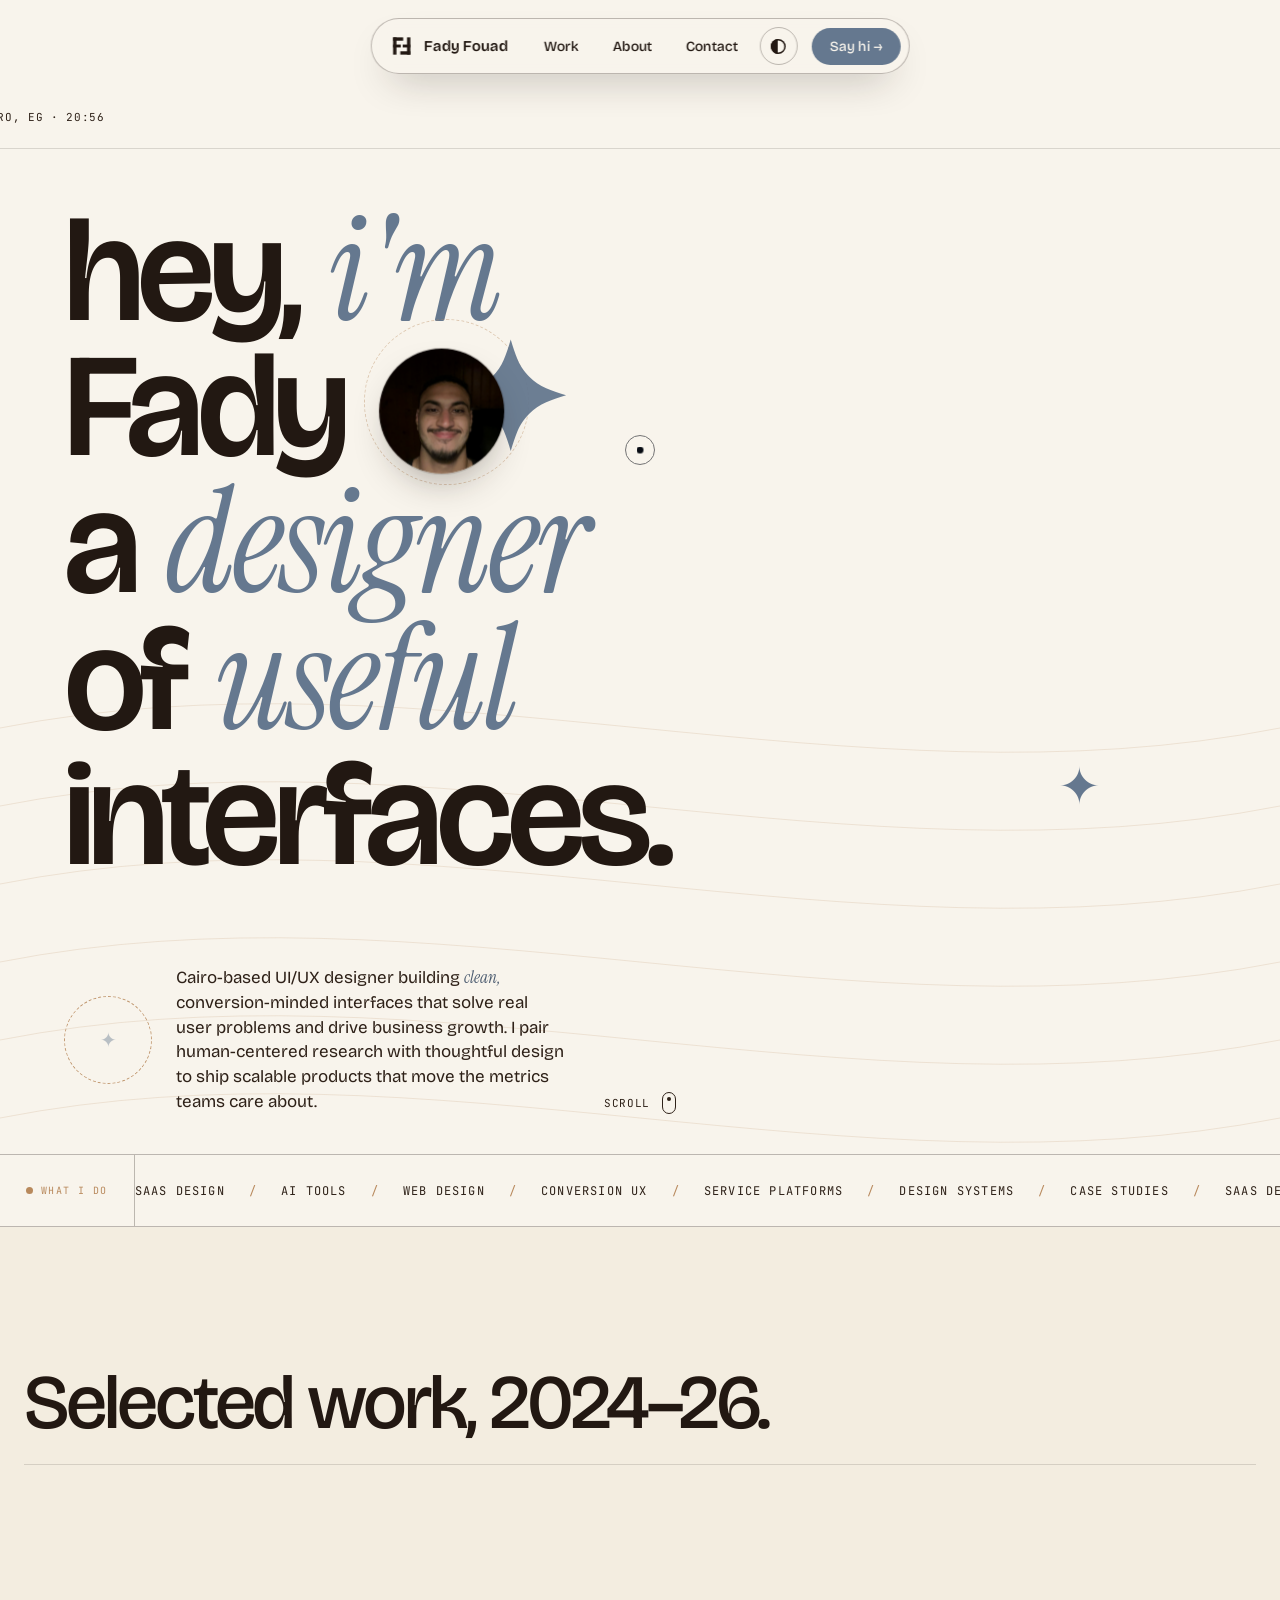
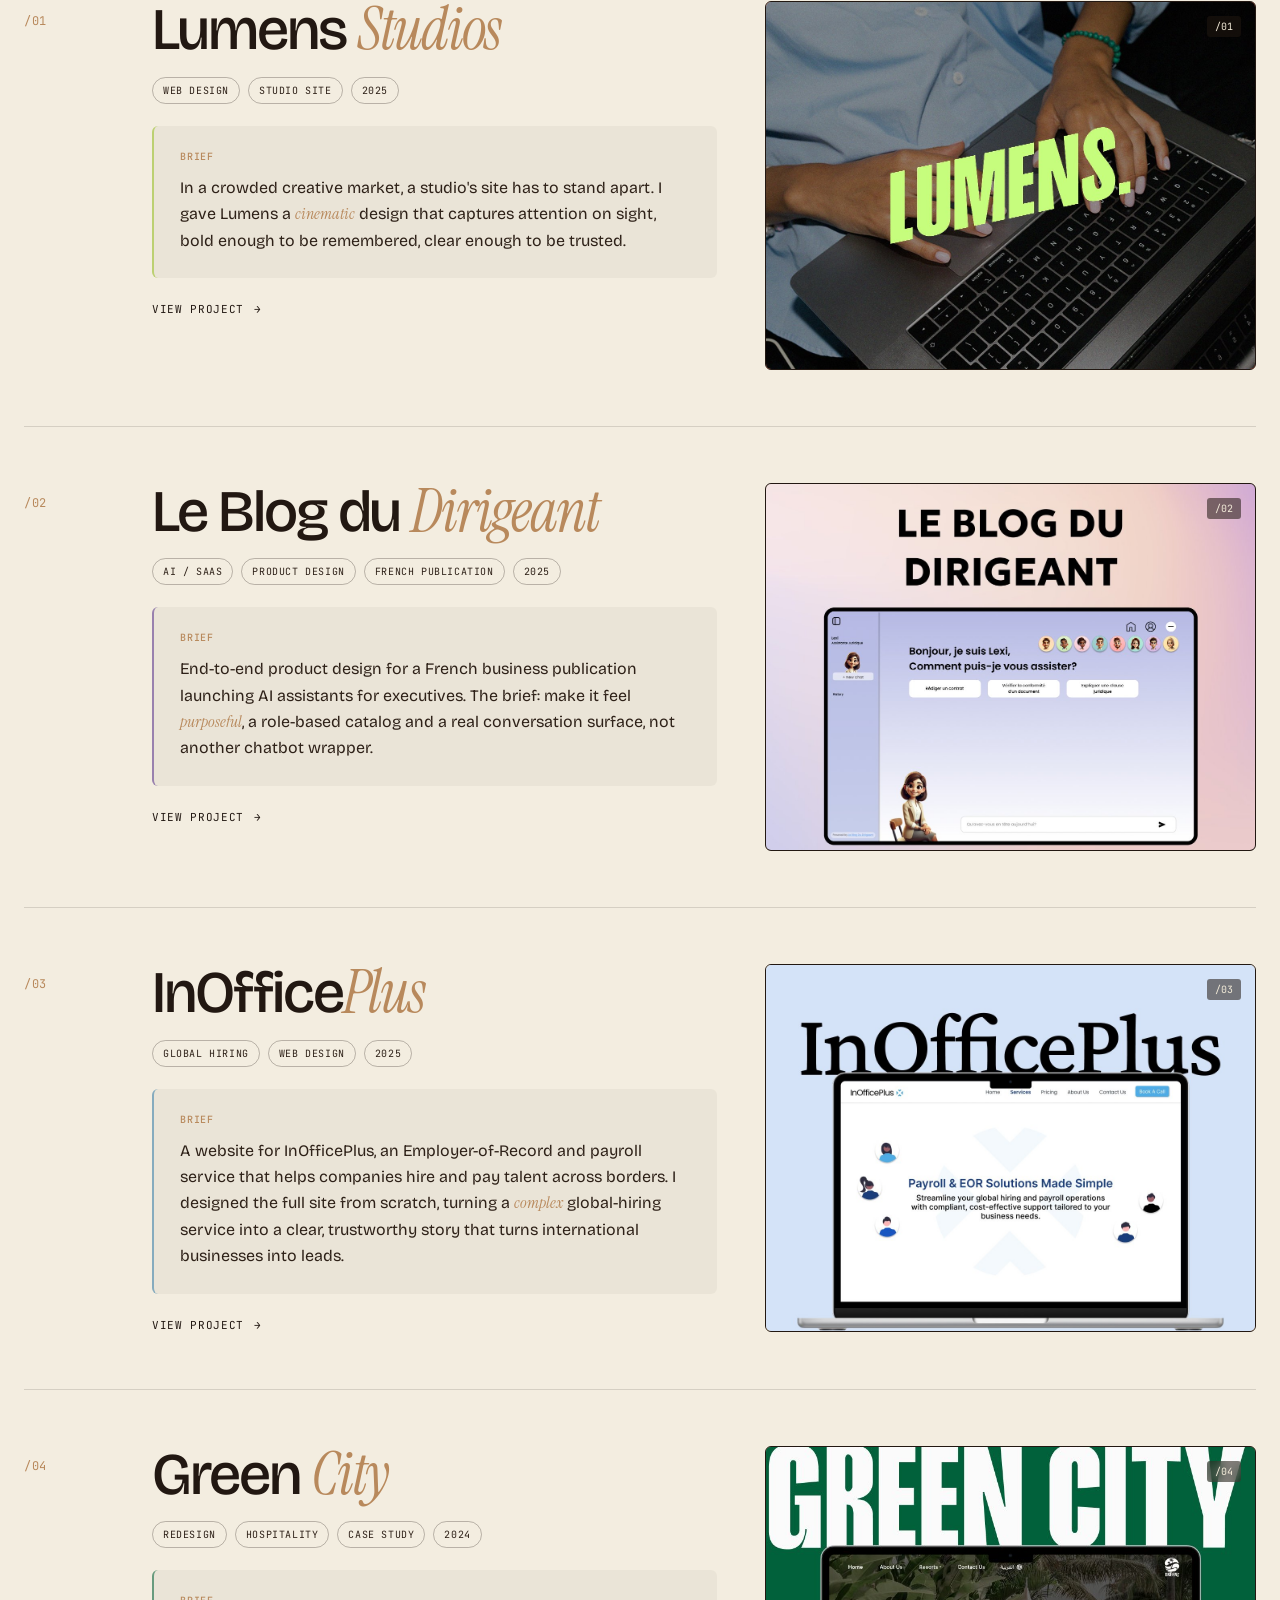
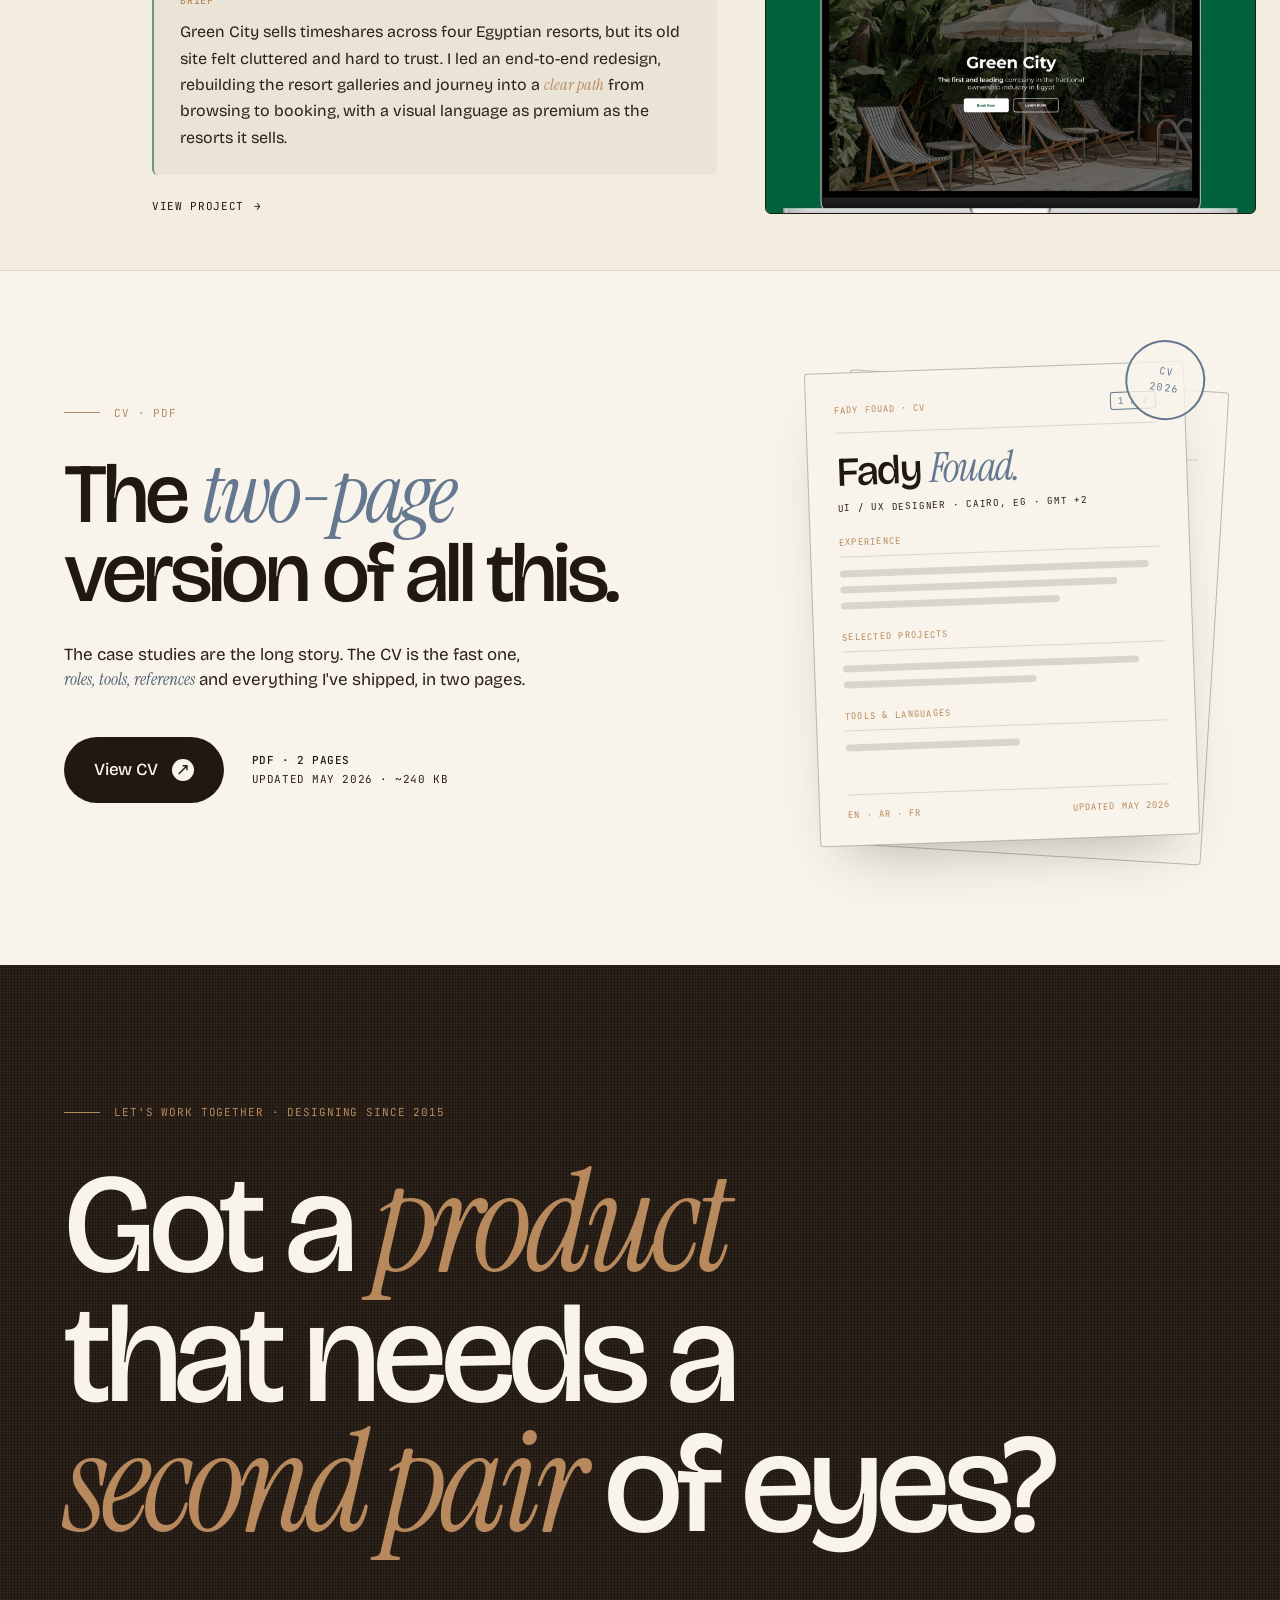
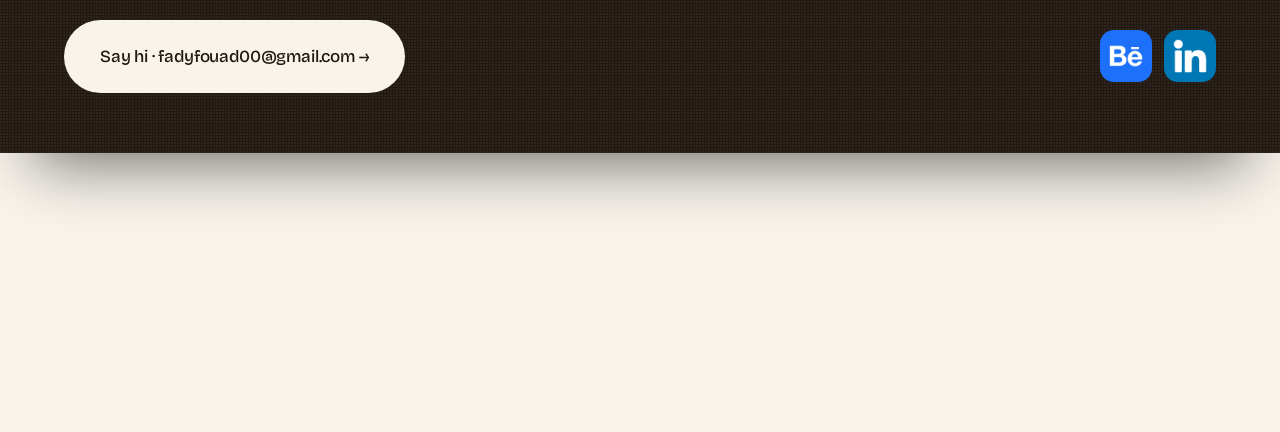
<file: docs 2/index.html>
<!doctype html>
<html lang="en">
<head>
<meta charset="utf-8" />
<meta name="viewport" content="width=device-width, initial-scale=1" />
<title>Fady Fouad · UI/UX Designer, Cairo</title>
<link rel="preconnect" href="https://fonts.googleapis.com">
<link rel="preconnect" href="https://fonts.gstatic.com" crossorigin>
<link href="https://fonts.googleapis.com/css2?family=Bricolage+Grotesque:opsz,wght@12..96,300;12..96,400;12..96,500;12..96,600;12..96,700;12..96,800&family=Instrument+Serif:ital@0;1&family=JetBrains+Mono:wght@400;500&display=swap" rel="stylesheet">
<style>
  :root {
    --cream: #F8F4EC;
    --cream-2: #EADFC6;
    --sand: #DBC79E;
    --clay: #B8895C;
    --espresso: #221812;
    --espresso-soft: #2E2118;
    --rust: #65788F;
    --rust-deep: #4C5C70;
    --moss: #3F4A30;
    --line: rgba(34, 24, 18, 0.14);
    --line-strong: rgba(34, 24, 18, 0.28);
  }
  * { box-sizing: border-box; margin: 0; padding: 0; }
  html, body { background: var(--cream); color: var(--espresso); overflow-x: hidden; max-width: 100%; }
  body {
    font-family: 'Bricolage Grotesque', system-ui, sans-serif;
    font-feature-settings: 'ss01';
    -webkit-font-smoothing: antialiased;
    overflow-x: hidden;
  }
  /* Paper grain */
  body::before {
    content: "";
    position: fixed; inset: 0;
    pointer-events: none;
    background-image:
      radial-gradient(circle at 1px 1px, rgba(34,24,18,0.05) 1px, transparent 0);
    background-size: 3px 3px;
    mix-blend-mode: multiply;
    z-index: 1;
    opacity: 0.6;
  }
  a { color: inherit; text-decoration: none; }
  a:focus-visible, button:focus-visible {
    outline: 2px solid var(--rust);
    outline-offset: 3px;
    border-radius: 2px;
  }
  @media (prefers-reduced-motion: no-preference) {
    body { cursor: none; }
    a, button { cursor: none; }
  }
  @media (prefers-reduced-motion: reduce) {
    .cursor-dot, .cursor-ring, .hover-preview { display: none !important; }
    .marquee-track,
    .hero-pattern .arcs,
    .hero-pattern .star-field,
    .hero-pattern .star,
    .hero-pattern .flow,
    .hero-pattern .flow-star,
    .hero-title .mark,
    .hero-title .mark img,
    .hero-title .mark::before,
    .hero-title .mark::after,
    .marquee-track .star,
    .hero-meta .dot,
    .hero-scroll svg,
    .hero-scroll-cue .hsc-arrow {
      animation: none !important;
    }
  }

  /* CURSOR */
  /* CURSOR, FF stamp (tilts with velocity) */
  .cursor-dot {
    position: fixed;
    top: 0; left: 0;
    width: 26px; height: 26px;
    pointer-events: none;
    z-index: 10000;
    transform: translate(-50%, -50%);
    mix-blend-mode: difference;
    color: #FFFFFF;
    transition: width 0.3s cubic-bezier(.2,.8,.2,1), height 0.3s cubic-bezier(.2,.8,.2,1), opacity 0.25s;
    will-change: transform;
  }
  .cursor-dot svg { width: 100%; height: 100%; display: block; }
  .cursor-dot.is-hover {
    opacity: 0;
  }
  .cursor-dot.is-cta { opacity: 0; }
  .cursor-ring {
    position: fixed;
    top: 0; left: 0;
    width: 48px; height: 48px;
    border-radius: 999px;
    border: 1.5px solid #FFFFFF;
    background: transparent;
    pointer-events: none;
    z-index: 9999;
    transform: translate(-50%, -50%);
    mix-blend-mode: difference;
    transition: width 0.4s cubic-bezier(.2,.8,.2,1), height 0.4s cubic-bezier(.2,.8,.2,1), background 0.4s, opacity 0.4s, border-width 0.4s;
    opacity: 1;
  }
  .cursor-ring.is-hover {
    width: 80px; height: 80px;
    opacity: 1;
    background: rgba(255, 255, 255, 0.06);
  }
  .cursor-ring.is-cta {
    width: 130px; height: 130px;
    background: #FFFFFF;
    border-width: 0;
    opacity: 1;
  }
  .cursor-ring.is-text {
    width: 4px; height: 28px;
    border-radius: 2px;
    background: #FFFFFF;
    border-width: 0;
    opacity: 1;
  }
  .cursor-label {
    position: absolute;
    inset: 0;
    display: grid;
    place-items: center;
    color: #000000;
    font-family: 'JetBrains Mono', monospace;
    font-size: 11px;
    text-transform: uppercase;
    letter-spacing: 0.06em;
    opacity: 0;
    transition: opacity 0.25s;
  }
  .cursor-ring.is-cta .cursor-label { opacity: 1; }


  /* LAYOUT */
  .wrap { max-width: 1480px; margin: 0 auto; padding: 0 56px; position: relative; z-index: 2; }
  @media (max-width: 720px) { .wrap { padding: 0 28px; } }

  /* NAV, floating pill */
  nav.top {
    position: fixed; top: 18px; left: 50%; transform: translateX(-50%);
    display: flex; align-items: center; gap: 6px;
    z-index: 100;
    background: rgba(248, 244, 236, 0.92);
    border: 1px solid var(--line-strong);
    border-radius: 999px;
    padding: 8px 8px 8px 18px;
    box-shadow: 0 18px 40px -20px rgba(34, 24, 18, 0.45);
    backdrop-filter: blur(10px);
    -webkit-backdrop-filter: blur(10px);
    color: var(--espresso);
    white-space: nowrap;
  }
  nav.top .brand { display: inline-flex; align-items: center; gap: 10px; margin-right: 14px; font-weight: 600; letter-spacing: -0.01em; font-size: 15px; }
  nav.top .brand .ff-mark { width: 24px; height: 24px; display: inline-grid; place-items: center; color: currentColor; }
  nav.top .brand .ff-mark svg { width: 100%; height: 100%; }
  nav.top .brand b { font-weight: 600; }
  nav.top ul { display: flex; gap: 2px; list-style: none; }
  nav.top ul a { display: inline-block; font-size: 14px; font-weight: 500; padding: 9px 16px; border-radius: 999px; transition: background 0.25s, color 0.25s; }
  nav.top ul a:hover { background: rgba(34, 24, 18, 0.06); color: var(--espresso); }
  nav.top .right { display: flex; align-items: center; gap: 6px; }
  nav.top .nav-cta { display: inline-flex; align-items: center; gap: 8px; background: var(--rust); color: var(--cream); font-weight: 500; font-size: 14px; padding: 10px 18px; border-radius: 999px; margin-left: 8px; transition: background 0.3s; }
  nav.top .nav-cta:hover { background: var(--rust-deep); color: var(--cream); }
  .theme-toggle {
    background: transparent;
    border: 1px solid var(--line-strong);
    color: inherit;
    width: 38px; height: 38px;
    border-radius: 999px;
    display: inline-grid; place-items: center;
    cursor: pointer;
    font: inherit;
    transition: transform 0.5s cubic-bezier(.2,.8,.2,1), border-color 0.3s;
  }
  .theme-toggle:hover { transform: rotate(25deg); border-color: var(--espresso); }
  .theme-toggle .d { width: 15px; height: 15px; border-radius: 99px; background: linear-gradient(90deg, currentColor 50%, transparent 50%); box-shadow: inset 0 0 0 1.5px currentColor; transition: transform 0.5s cubic-bezier(.2,.8,.2,1); }
  body.dark .theme-toggle .d { transform: rotate(180deg); }
  @media (max-width: 720px) { nav.top { top: 10px; left: 12px; right: 12px; transform: none; justify-content: space-between; padding: 6px 8px 6px 14px; } nav.top ul { display: none; } nav.top .nav-cta { display: none; } }

  /* Mobile menu (hidden on desktop) */
  .nav-burger {
    display: none;
    width: 44px; height: 44px;
    border: 1px solid currentColor;
    border-radius: 999px;
    background: transparent;
    color: inherit;
    cursor: pointer;
    align-items: center; justify-content: center;
    position: relative;
  }
  .nav-burger svg { width: 17px; height: 17px; position: absolute; transition: opacity .3s, transform .35s cubic-bezier(.2,.8,.2,1); }
  .nav-burger .ic-close { opacity: 0; transform: rotate(-90deg) scale(.6); }
  .nav-burger.is-open .ic-menu { opacity: 0; transform: rotate(90deg) scale(.6); }
  .nav-burger.is-open .ic-close { opacity: 1; transform: none; }
  .mobile-menu {
    position: fixed; inset: 0; z-index: 95;
    background: var(--cream);
    display: flex; flex-direction: column; justify-content: center;
    padding: 0 34px;
    opacity: 0; visibility: hidden; transform: translateY(-10px);
    transition: opacity .42s ease, transform .42s ease, visibility .42s;
  }
  @media (min-width: 721px) { .mobile-menu { display: none; } }
  .mobile-menu.open { opacity: 1; visibility: visible; transform: none; }
  .mobile-menu ul { list-style: none; display: flex; flex-direction: column; gap: 4px; }
  .mobile-menu a {
    font-family: 'Instrument Serif', serif;
    font-size: clamp(46px, 14vw, 76px);
    line-height: 1.04; letter-spacing: -0.02em;
    color: var(--espresso);
    display: flex; align-items: baseline; gap: 14px;
    padding: 8px 0;
  }
  .mobile-menu a .idx { font-family: 'JetBrains Mono', monospace; font-size: 12px; color: var(--rust); letter-spacing: 0.06em; }
  .mobile-menu-foot {
    position: absolute; left: 34px; bottom: 40px;
    font-family: 'JetBrains Mono', monospace; font-size: 11px;
    letter-spacing: 0.08em; text-transform: uppercase; color: var(--rust);
  }
  body.menu-open { overflow: hidden; }

  /* HERO */
  .hero {
    min-height: 100vh; min-height: 100svh;
    display: flex; flex-direction: column; justify-content: space-between;
    padding-top: 110px; padding-bottom: 40px;
    position: relative;
    isolation: isolate;
  }

  /* Hero pattern, flow lines (option F) */
  .hero-pattern {
    position: absolute;
    top: 0;
    bottom: 0;
    left: 50%;
    width: 100vw;
    transform: translateX(-50%);
    z-index: -1;
    pointer-events: none;
    overflow: hidden;
  }
  .hero-pattern .flow {
    position: absolute; left: 0; right: 0; bottom: -6vh; height: 64vh;
    animation: arc-drift 28s ease-in-out infinite alternate, pattern-in 1.4s cubic-bezier(.2,.8,.2,1) both;
  }
  .hero-pattern .flow svg { width: 100%; height: 100%; display: block; }
  .hero-pattern .flow path {
    fill: none;
    stroke: var(--clay);
    stroke-width: 0.8;
    opacity: 0.22;
    vector-effect: non-scaling-stroke;
  }
  .hero-pattern .flow-star {
    position: absolute; right: 14vw; bottom: 38vh;
    font-family: 'Instrument Serif', serif;
    font-size: clamp(40px, 4vw, 64px);
    line-height: 1;
    color: var(--rust);
    transform-origin: center;
    animation: flow-star 16s ease-in-out infinite, pattern-in 1.4s cubic-bezier(.2,.8,.2,1) both;
  }
  @keyframes flow-star {
    0%   { opacity: 0.6; transform: translate(0, 0) rotate(0deg) scale(0.9); }
    25%  { transform: translate(-7vw, 3vh) rotate(90deg) scale(1.05); }
    50%  { opacity: 1;   transform: translate(-14vw, 0) rotate(180deg) scale(1.12); }
    75%  { transform: translate(-7vw, -3vh) rotate(270deg) scale(1.05); }
    100% { opacity: 0.6; transform: translate(0, 0) rotate(360deg) scale(0.9); }
  }
  @keyframes pattern-in { from { opacity: 0; } to { opacity: 1; } }
  .hero-pattern .star {
    position: absolute;
    left: 6vw;
    bottom: 18vh;
    font-family: 'Instrument Serif', serif;
    color: var(--rust);
    font-size: clamp(48px, 6vw, 92px);
    line-height: 1;
    opacity: 0.7;
    animation: star-rotate 30s linear infinite;
  }
  .hero-pattern .bar {
    position: absolute;
    left: 5vw;
    top: 28%;
    width: 1px;
    height: 22%;
    background: var(--clay);
    opacity: 0.35;
  }
  .hero-pattern .bar::after {
    content: "";
    position: absolute;
    left: -3px;
    top: -3px;
    width: 7px; height: 7px;
    background: var(--clay);
    border-radius: 999px;
  }
  @keyframes arc-drift {
    0%   { transform: translate(0, 0); }
    100% { transform: translate(-2vw, 1.5vw); }
  }
  @keyframes grid-drift { to { background-position: 22px 22px; } }
  @keyframes tw-twinkle {
    0%, 100% { opacity: 0; transform: scale(0.55) rotate(0deg); }
    50%      { opacity: var(--max, 0.55); transform: scale(1) rotate(180deg); }
  }
  @keyframes star-rotate { to { transform: rotate(360deg); } }
  @media (max-width: 720px) {
    .hero-pattern .bar { display: none; }
    .hero-pattern .star-field .tw.sm { display: none; }
  }
  .hero-meta {
    display: flex; justify-content: space-between;
    font-family: 'JetBrains Mono', monospace;
    font-size: 11px; letter-spacing: 0.06em;
    text-transform: uppercase;
    color: var(--espresso-soft);
    padding-bottom: 24px;
    border-bottom: 1px solid var(--line);
  }
  @media (min-width: 1200px) {
    .hero-meta {
      width: calc(100% + min(14vw, 220px));
      margin-left: calc(min(14vw, 220px) / -2);
    }
  }
  .hero-meta .dot {
    display: inline-block; width: 7px; height: 7px; border-radius: 999px;
    background: var(--rust); margin-right: 6px;
    animation: pulse 2.2s infinite;
  }
  @keyframes pulse {
    0%, 100% { opacity: 1; transform: scale(1); }
    50% { opacity: 0.55; transform: scale(1.4); }
  }

  .hero-title {
    font-size: clamp(56px, 11.5vw, 196px);
    line-height: 0.92;
    letter-spacing: -0.045em;
    font-weight: 600;
    margin-top: auto;
    padding-top: 6vh;
    color: var(--espresso);
  }
  .hero-title em {
    font-family: 'Instrument Serif', serif;
    font-style: italic;
    font-weight: 400;
    color: var(--rust);
    letter-spacing: -0.02em;
    padding: 0 0.04em;
  }
  .hero-title .mark {
    display: inline-block;
    position: relative;
    width: 0.85em;
    height: 0.85em;
    vertical-align: -0.06em;
    margin: 0 0.1em 0 0.1em;
    animation: mark-float 6s ease-in-out infinite;
  }
  .hero-title .mark img {
    width: 100%; height: 100%;
    border-radius: 999px;
    object-fit: cover;
    object-position: 50% 52%;
    display: block;
    filter: contrast(1.02) saturate(0.96);
    box-shadow: 0 0 0 1px var(--line), 0 18px 40px -16px rgba(34, 24, 18, 0.45);
    animation: mark-breathe 4s ease-in-out infinite;
    transition: filter 0.5s;
  }
  .hero-title:hover .mark img { filter: contrast(1.08) saturate(1.05); }
  .hero-title .mark::before {
    content: "";
    position: absolute;
    inset: -16%;
    border: 1px dashed var(--clay);
    border-radius: 999px;
    opacity: 0.4;
    animation: mark-spin 16s linear infinite;
    pointer-events: none;
  }
  .hero-title .mark::after {
    content: "✦";
    position: absolute;
    top: 50%;
    left: 50%;
    font-family: 'Instrument Serif', serif;
    line-height: 0;
    color: var(--rust);
    opacity: 0.95;
    pointer-events: none;
    transform-origin: 0 0;
    animation: mark-orbit 9s linear infinite;
  }
  @keyframes mark-float {
    0%, 100% { transform: translate(0, 0)     rotate(-1.5deg); }
    25%      { transform: translate(5px, -7px)  rotate(1deg); }
    50%      { transform: translate(0, -12px)   rotate(2deg); }
    75%      { transform: translate(-5px, -5px) rotate(-1deg); }
  }
  @keyframes mark-breathe {
    0%, 100% { transform: scale(1); }
    50%      { transform: scale(1.035); }
  }
  @keyframes mark-spin {
    to { transform: rotate(360deg); }
  }
  @keyframes mark-orbit {
    from { transform: rotate(0deg)   translateX(0.55em) rotate(0deg)   scale(0.17); }
    to   { transform: rotate(360deg) translateX(0.55em) rotate(-360deg) scale(0.17); }
  }

  .hero-bottom {
    display: grid;
    grid-template-columns: 1fr auto 1fr;
    align-items: end;
    gap: 40px;
    margin-top: 6vh;
    padding-top: 28px;
  }
  .blurb-wrap { display: flex; align-items: center; gap: 24px; }
  .blurb-slot {
    flex: none; width: 88px; height: 88px; border-radius: 999px;
    border: 1px dashed var(--clay); opacity: 0.85; position: relative;
  }
  .blurb-slot::after {
    content: "✦";
    position: absolute; top: 50%; left: 50%; transform: translate(-50%, -50%);
    font-family: 'Instrument Serif', serif; font-size: 20px; color: var(--rust); opacity: 0.5;
  }
  @media (max-width: 960px) { .blurb-slot { width: 72px; height: 72px; } .blurb-wrap { gap: 18px; } }
  .roll-portrait {
    position: absolute; left: 0; top: 0; z-index: 6;
    pointer-events: none; will-change: transform;
    display: none;
  }
  .roll-portrait img {
    width: 100%; height: 100%;
    border-radius: 999px;
    object-fit: cover;
    object-position: 50% 52%;
    display: block;
    filter: contrast(1.02) saturate(0.96);
    box-shadow: 0 0 0 1px var(--line), 0 18px 40px -16px rgba(34, 24, 18, 0.45);
  }
  body.rolling .hero-title .mark { animation: none; }
  body.rolling .hero-title .mark::after { animation-duration: 5s; }
  .hero-blurb {
    max-width: 38ch;
    font-size: 17px;
    line-height: 1.45;
    color: var(--espresso-soft);
  }
  .hero-blurb em {
    font-family: 'Instrument Serif', serif;
    font-style: italic;
    color: var(--rust-deep);
  }
  .hero-scroll {
    font-family: 'JetBrains Mono', monospace;
    font-size: 11px; letter-spacing: 0.06em;
    text-transform: uppercase;
    color: var(--espresso-soft);
    display: flex; align-items: center; gap: 12px;
    justify-self: end;
  }
  .hero-scroll svg {
    animation: bob 1.8s infinite ease-in-out;
  }
  /* hero-bottom entrance, rises in after the title settles */
  @keyframes hero-rise {
    from { opacity: 0; transform: translateY(22px); }
    to   { opacity: 1; transform: none; }
  }
  .hero-blurb { animation: hero-rise 0.9s cubic-bezier(.2,.8,.2,1) 0.55s both; }
  .hero-bottom .hero-scroll { animation: hero-rise 0.9s cubic-bezier(.2,.8,.2,1) 0.75s both; }
  @media (prefers-reduced-motion: reduce) {
    .hero-blurb, .hero-bottom .hero-scroll { animation: none; }
  }
  /* Mobile-only prominent scroll cue (hidden on desktop) */
  .hero-scroll-cue {
    position: absolute;
    left: 50%;
    bottom: 20px;
    transform: translateX(-50%);
    display: none;
    flex-direction: column;
    align-items: center;
    gap: 9px;
    font-family: 'JetBrains Mono', monospace;
    font-size: 10px; letter-spacing: 0.18em;
    text-transform: uppercase;
    color: var(--espresso-soft);
    z-index: 3;
  }
  .hero-scroll-cue .hsc-arrow {
    width: 34px; height: 34px;
    display: grid; place-items: center;
    border: 1px solid var(--line);
    border-radius: 999px;
    color: var(--rust);
    background: var(--cream-2);
    animation: bob 1.8s infinite ease-in-out;
  }
  @keyframes bob {
    0%, 100% { transform: translateY(0); }
    50% { transform: translateY(6px); }
  }

  /* MARQUEE, ticker tape */
  .marquee {
    border-top: 1px solid var(--line-strong);
    border-bottom: 1px solid var(--line-strong);
    background: var(--cream);
    overflow: hidden;
    position: relative;
    display: flex; align-items: stretch;
  }
  .marquee .ticker-live {
    flex: none; display: flex; align-items: center; gap: 8px;
    padding: 13px 26px; border-right: 1px solid var(--line-strong);
    font-family: 'JetBrains Mono', monospace; font-size: 10px; letter-spacing: 0.14em;
    text-transform: uppercase; color: var(--clay);
    background: var(--cream);
    position: relative; z-index: 2;
  }
  .marquee .ticker-live i { width: 7px; height: 7px; border-radius: 99px; background: var(--clay); animation: tickblink 1.4s infinite; }
  @keyframes tickblink { 0%,100% { opacity: 1; } 50% { opacity: 0.25; } }
  .marquee .belt { overflow: hidden; flex: 1; display: flex; align-items: center; }
  .marquee-track {
    display: flex;
    width: max-content;
    animation: scroll 30s linear infinite;
    font-family: 'JetBrains Mono', monospace;
    font-size: 12px;
    letter-spacing: 0.1em;
    text-transform: uppercase;
    font-weight: 400;
    color: var(--espresso-soft);
    white-space: nowrap;
  }
  .marquee-track span { display: inline-flex; align-items: center; }
  .marquee-track em {
    font-style: normal;
    color: var(--espresso-soft);
  }
  .marquee-track .star {
    display: inline-block;
    color: var(--clay);
    font-style: normal;
    padding: 13px 24px;
  }
  @keyframes scroll {
    from { transform: translateX(0); }
    to { transform: translateX(-50%); }
  }

  /* WORK */
  .work {
    padding-block: 140px 0;
    position: relative;
  }
  .work::before {
    content: "";
    position: absolute; top: 0; bottom: 0; left: 50%;
    width: 100vw; transform: translateX(-50%);
    background: #F3EDE0;
    z-index: -2;
  }
  /* Stretch the work section a little past the 1200px content column
     so the project rows (and long titles like “Le Blog du Dirigeant”)
     have more room. id selector beats the shared .wrap cap. */
  #work.work {
    max-width: 1320px;
  }
  .section-head {
    display: flex; justify-content: space-between; align-items: end;
    margin-bottom: 80px;
    padding-bottom: 24px;
    border-bottom: 1px solid var(--line);
  }
  .section-head h2 {
    font-size: clamp(36px, 6vw, 96px);
    font-weight: 500;
    letter-spacing: -0.04em;
    line-height: 0.95;
  }
  .section-head h2 em {
    font-family: 'Instrument Serif', serif;
    font-style: italic;
    color: var(--rust);
  }
  .section-head .meta {
    font-family: 'JetBrains Mono', monospace;
    font-size: 11px; letter-spacing: 0.06em;
    text-transform: uppercase;
    color: var(--espresso-soft);
    text-align: right;
  }
  .section-head .meta b { display: block; color: var(--espresso); font-weight: 500; margin-bottom: 4px; }

  .project {
    --proj: var(--rust);
    --proj-ink: var(--rust-deep);
    display: grid;
    grid-template-columns: 80px 1.15fr 1fr;
    gap: 48px;
    padding: 56px 0;
    border-top: 1px solid var(--line);
    position: relative;
    z-index: 0;
    align-items: start;
  }
  .project:first-of-type { border-top: none; }
  .project:last-of-type { border-bottom: none; }
  /* full-bleed hover wash (breaks out of the centered .wrap) */
  .project::after {
    content: "";
    position: absolute;
    inset-block: 0;
    left: 50%;
    width: 100vw;
    transform: translateX(-50%);
    background: linear-gradient(180deg, transparent 0%, color-mix(in srgb, var(--proj) 14%, transparent) 100%);
    opacity: 0;
    transition: opacity 0.35s;
    pointer-events: none;
    z-index: -1;
  }
  @media (hover: hover) and (min-width: 961px) {
    .project:hover::after { opacity: 1; }
  }
  .featured-badge {
    display: inline-flex; align-items: center; gap: 8px;
    font-family: 'JetBrains Mono', monospace; font-size: 10px; letter-spacing: 0.1em; text-transform: uppercase;
    background: var(--espresso); color: #C8FF3C;
    padding: 7px 13px; border-radius: 99px; margin-bottom: 18px;
  }
  .featured-badge::before { content: ""; width: 6px; height: 6px; border-radius: 99px; background: #C8FF3C; animation: fbpulse 1.6s infinite; }
  @keyframes fbpulse { 0%,100% { opacity: 1; } 50% { opacity: 0.35; } }

  .project-num {
    font-family: 'JetBrains Mono', monospace;
    font-size: 12px;
    letter-spacing: 0.06em;
    color: var(--clay);
    padding-top: 12px;
    transition: color 0.3s;
  }
  .project:hover .project-num { color: var(--proj-ink); }
  .project-info h3 {
    font-size: clamp(32px, 4.6vw, 68px);
    font-weight: 500;
    letter-spacing: -0.035em;
    line-height: 0.98;
    margin-bottom: 18px;
    transition: color 0.3s;
  }
  .project:hover .project-info h3 { color: var(--proj-ink); }
  .project-info h3 em {
    font-family: 'Instrument Serif', serif;
    font-style: italic;
    color: var(--clay);
  }
  .project:hover .project-info h3 em { color: var(--proj-ink); }
  .project-tags {
    display: flex; flex-wrap: wrap; gap: 8px;
    margin-bottom: 22px;
  }
  .project-tags span {
    font-family: 'JetBrains Mono', monospace;
    font-size: 10px;
    text-transform: uppercase;
    letter-spacing: 0.06em;
    padding: 6px 10px;
    border: 1px solid var(--line-strong);
    border-radius: 999px;
    color: var(--espresso-soft);
  }
  .project-cs {
    padding: 24px 26px;
    background: rgba(34, 24, 18, 0.04);
    border-radius: 6px;
    border-left: 2px solid color-mix(in srgb, var(--proj) 45%, var(--line-strong));
  }
  .project-cs b {
    display: block;
    font-family: 'JetBrains Mono', monospace;
    font-size: 10px;
    letter-spacing: 0.08em;
    text-transform: uppercase;
    color: var(--clay);
    margin-bottom: 12px;
    font-weight: 500;
  }
  .project-cs p {
    font-size: 16px;
    line-height: 1.65;
    color: var(--espresso-soft);
    max-width: 64ch;
    text-wrap: pretty;
  }
  .project-cs p em {
    font-family: 'Instrument Serif', serif;
    font-style: italic;
    color: var(--clay);
  }
  .project:hover .project-cs { border-left-color: var(--proj-ink); }
  .project-cta {
    display: inline-flex; align-items: center; gap: 10px;
    margin-top: 24px;
    font-family: 'JetBrains Mono', monospace;
    font-size: 11px;
    text-transform: uppercase;
    letter-spacing: 0.06em;
    color: var(--espresso);
  }
  .project-cta .arrow {
    display: inline-block;
    transition: transform 0.4s cubic-bezier(.2,.8,.2,1), color 0.3s;
  }
  .project:hover .project-cta { color: var(--proj-ink); }
  .project:hover .project-cta .arrow { transform: translateX(8px); color: var(--proj-ink); }
  .project:hover .project-tags span { border-color: color-mix(in srgb, var(--proj) 55%, var(--line-strong)); color: var(--proj-ink); }

  /* Project thumbnail (placeholder) */
  .project-thumb {
    aspect-ratio: 4 / 3;
    border-radius: 6px;
    overflow: hidden;
    position: relative;
    background: var(--cream-2);
    border: 1px solid var(--espresso);
  }
  .project-thumb .ph {
    position: absolute; inset: 0;
    background:
      repeating-linear-gradient(135deg, transparent 0 14px, rgba(34,24,18,0.06) 14px 15px);
  }
  .project-thumb .ph-label {
    position: absolute; bottom: 14px; left: 16px;
    font-family: 'JetBrains Mono', monospace;
    font-size: 10px;
    letter-spacing: 0.08em;
    text-transform: uppercase;
    color: var(--espresso-soft);
    background: var(--cream);
    padding: 4px 8px;
    border-radius: 3px;
    border: 1px solid var(--line);
  }
  .project-thumb .ph-tag {
    position: absolute; top: 14px; right: 14px;
    font-family: 'JetBrains Mono', monospace;
    font-size: 10px;
    color: var(--clay);
  }
  /* Custom palette per project */
  .project[data-color="rust"] .project-thumb { background: linear-gradient(135deg, #E89379 0%, #C8492C 100%); }
  .project[data-color="rust"] .project-thumb .ph { opacity: 0.5; }
  .project[data-color="rust"] .project-thumb .ph-label { color: #fff; background: rgba(34,24,18,0.4); border-color: transparent; }
  .project[data-color="rust"] .project-thumb .ph-tag { color: rgba(255,255,255,0.8); }

  .project[data-color="moss"] .project-thumb { background: linear-gradient(135deg, #7A8A5E 0%, #3F4A30 100%); }
  .project[data-color="moss"] .project-thumb .ph { opacity: 0.4; }
  .project[data-color="moss"] .project-thumb .ph-label { color: #fff; background: rgba(34,24,18,0.4); border-color: transparent; }
  .project[data-color="moss"] .project-thumb .ph-tag { color: rgba(255,255,255,0.8); }

  .project[data-color="clay"] .project-thumb { background: linear-gradient(135deg, #DBC79E 0%, #B8895C 100%); }
  .project[data-color="clay"] .project-thumb .ph-label { color: var(--espresso); }
  .project[data-color="clay"] .project-thumb .ph-tag { color: var(--espresso-soft); }

  .project[data-color="espresso"] .project-thumb { background: linear-gradient(135deg, #4A3527 0%, #221812 100%); }
  .project[data-color="espresso"] .project-thumb .ph { opacity: 0.3; }
  .project[data-color="espresso"] .project-thumb .ph-label { color: #fff; background: rgba(34,24,18,0.5); border-color: transparent; }
  .project[data-color="espresso"] .project-thumb .ph-tag { color: var(--clay); }

  /* Image-filled thumbnails (real screenshot in the card) */
  .project-thumb.has-image { background: var(--cream-2); }
  .project-thumb.has-image img {
    position: absolute; inset: 0;
    width: 100%; height: 100%;
    object-fit: cover;
    object-position: center;
    transition: transform 0.7s cubic-bezier(.2,.8,.2,1);
  }
  .project:hover .project-thumb.has-image img { transform: scale(1.03); }
  .project-thumb.has-image .ph-tag {
    background: rgba(34,24,18,0.55);
    color: #F2EAD8 !important;
    padding: 4px 8px;
    border-radius: 3px;
    backdrop-filter: blur(6px);
  }

  @media (max-width: 960px) {
    .project { grid-template-columns: 1fr; gap: 24px; }
    .project-num { padding-top: 0; }
    .project-cs { padding: 18px; }
    .project-cs p { font-size: 15px; }
  }

  /* CV BAND (home) */
  .home-cv {
    background: var(--cream);
    padding: 96px 0 64px;
    border-top: 1px solid var(--line);
    position: relative;
  }
  .home-cv .wrap {
    display: grid;
    grid-template-columns: 1.15fr 0.85fr;
    gap: 72px;
    align-items: center;
  }
  .home-cv-eyebrow {
    font-family: 'JetBrains Mono', monospace;
    font-size: 11px; letter-spacing: 0.08em; text-transform: uppercase;
    color: var(--clay);
    margin-bottom: 34px;
    display: flex; align-items: center; gap: 14px;
  }
  .home-cv-eyebrow::before { content: ""; width: 36px; height: 1px; background: var(--clay); }
  .home-cv h2 {
    font-size: clamp(44px, 6.6vw, 116px);
    font-weight: 500;
    letter-spacing: -0.045em;
    line-height: 0.94;
    color: var(--espresso);
    text-wrap: balance;
    max-width: 13ch;
  }
  .home-cv h2 em {
    font-family: 'Instrument Serif', serif;
    font-style: italic; font-weight: 400;
    color: var(--rust);
  }
  .home-cv-blurb {
    margin-top: 28px;
    font-size: 17px; line-height: 1.5;
    color: var(--espresso-soft);
    max-width: 44ch;
  }
  .home-cv-blurb em { font-family: 'Instrument Serif', serif; font-style: italic; color: var(--rust-deep); }
  .home-cv-actions {
    margin-top: 44px;
    display: flex; align-items: center; gap: 28px; flex-wrap: wrap;
  }
  .home-cv-btn {
    display: inline-flex; align-items: center; gap: 14px;
    background: var(--espresso);
    color: var(--cream);
    padding: 22px 30px;
    border-radius: 999px;
    font-size: 17px; font-weight: 500; letter-spacing: -0.01em;
    transition: background 0.3s, color 0.3s;
  }
  .home-cv-btn:hover { background: var(--rust); color: var(--cream); }
  .home-cv-btn .arrow {
    width: 22px; height: 22px;
    display: inline-grid; place-items: center;
    background: var(--cream); color: var(--espresso);
    border-radius: 999px;
    transition: transform 0.45s cubic-bezier(.2,.8,.2,1);
  }
  .home-cv-btn:hover .arrow { transform: translate(2px, -2px); }
  .home-cv-meta {
    font-family: 'JetBrains Mono', monospace;
    font-size: 11px; letter-spacing: 0.05em; text-transform: uppercase;
    color: var(--espresso-soft);
    line-height: 1.7;
  }
  .home-cv-meta b { display: block; color: var(--espresso); font-weight: 500; }

  /* CV visual, flat two-page PDF stack */
  .home-cv-stack {
    position: relative;
    width: min(100%, 380px);
    margin-left: auto;
    margin-right: 24px;
    aspect-ratio: 8.5 / 10.6;
  }
  .cv-page {
    position: absolute; inset: 0;
    background: var(--cream-2);
    border: 1px solid var(--line-strong);
    border-radius: 4px;
    transition: transform 0.6s cubic-bezier(.2,.8,.2,1);
  }
  .cv-page.back {
    background: var(--cream);
    transform: rotate(3.5deg) translate(24px, 12px);
    z-index: 0;
    padding: 26px;
  }
  .cv-page.front {
    background: var(--cream);
    transform: rotate(-2deg);
    z-index: 1;
    padding: 28px 28px 24px;
    display: flex; flex-direction: column;
    box-shadow: 0 30px 60px -30px rgba(34,24,18,0.35);
  }
  .home-cv-stack:hover .cv-page.front { transform: rotate(-4deg) translate(-12px, -8px); }
  .home-cv-stack:hover .cv-page.back  { transform: rotate(7deg) translate(42px, 18px); }
  .cv-stamp {
    position: absolute;
    top: -22px; right: -22px;
    width: 80px; height: 80px;
    border-radius: 999px;
    border: 2px solid var(--rust);
    color: var(--rust);
    background: color-mix(in srgb, var(--cream) 82%, transparent);
    display: grid; place-items: center;
    text-align: center;
    font-family: 'JetBrains Mono', monospace;
    font-size: 10px; letter-spacing: 0.14em; text-transform: uppercase;
    line-height: 1.6;
    transform: rotate(10deg);
    transition: transform 0.6s cubic-bezier(.2,.8,.2,1);
    z-index: 2;
  }
  .home-cv-stack:hover .cv-stamp { transform: rotate(17deg); }
  .pg-bar {
    display: flex; justify-content: space-between; align-items: center;
    font-family: 'JetBrains Mono', monospace;
    font-size: 9px; letter-spacing: 0.12em; text-transform: uppercase;
    color: var(--clay);
    padding-bottom: 13px;
    border-bottom: 1px solid var(--line);
  }
  .pg-bar .pg-chip { color: var(--rust); border: 1px solid var(--rust); padding: 2px 7px; border-radius: 3px; }
  .pg-name {
    font-family: 'Bricolage Grotesque', sans-serif;
    font-size: clamp(30px, 3.2vw, 46px);
    font-weight: 500; letter-spacing: -0.04em; line-height: 0.92;
    margin-top: 20px;
    color: var(--espresso);
  }
  .pg-name em {
    font-family: 'Instrument Serif', serif;
    font-style: italic; font-weight: 400;
    color: var(--rust);
  }
  .pg-role {
    font-family: 'JetBrains Mono', monospace;
    font-size: 9.5px; letter-spacing: 0.08em; text-transform: uppercase;
    color: var(--espresso-soft);
    margin-top: 10px;
  }
  .pg-sec {
    font-family: 'JetBrains Mono', monospace;
    font-size: 9px; letter-spacing: 0.14em; text-transform: uppercase;
    color: var(--clay);
    margin-top: 22px;
    padding-bottom: 8px;
    border-bottom: 1px solid var(--line);
  }
  .pg-lines { display: flex; flex-direction: column; gap: 9px; margin-top: 13px; }
  .pg-lines .ln { height: 7px; border-radius: 99px; background: var(--line); }
  .cv-page.back .pg-lines .ln { opacity: 0.7; }
  .pg-foot {
    margin-top: auto;
    padding-top: 14px;
    border-top: 1px solid var(--line);
    display: flex; justify-content: space-between;
    font-family: 'JetBrains Mono', monospace;
    font-size: 9px; letter-spacing: 0.12em; text-transform: uppercase;
    color: var(--clay);
  }
  @media (max-width: 960px) {
    .home-cv { padding: 80px 0 48px; }
    .home-cv .wrap { grid-template-columns: 1fr; gap: 56px; }
    .home-cv-stack { margin: 0 auto; max-width: 320px; }
  }

  /* CONTACT */
  .contact {
    background: var(--espresso);
    color: var(--cream);
    margin-top: 60px;
    padding: 140px 0 60px;
    position: relative;
    z-index: 2;
    overflow: hidden;
    box-shadow: 0 44px 60px -34px rgba(0,0,0,0.55);
  }
  /* Cream footer, revealed behind the contact sheet on scroll */
  .scroll-body { position: relative; z-index: 1; background: var(--cream); }
  .site-foot {
    position: fixed; left: 0; right: 0; bottom: 0;
    z-index: 0;
    background: var(--cream);
    color: var(--espresso);
    overflow: hidden;
    padding: 40px 0 26px;
  }
  .site-foot .big-fady .bf-l { transition: none; }
  .contact::before {
    content: "";
    position: absolute; inset: 0;
    background-image: radial-gradient(circle at 1px 1px, rgba(242,234,216,0.06) 1px, transparent 0);
    background-size: 3px 3px;
  }
  .contact .wrap { position: relative; }
  .contact-eyebrow {
    font-family: 'JetBrains Mono', monospace;
    font-size: 11px; letter-spacing: 0.08em;
    text-transform: uppercase;
    color: var(--clay);
    margin-bottom: 40px;
    display: flex; align-items: center; gap: 14px;
  }
  .contact-eyebrow::before {
    content: ""; width: 36px; height: 1px; background: var(--clay);
  }
  .contact h2 {
    font-size: clamp(56px, 11vw, 200px);
    font-weight: 500;
    letter-spacing: -0.045em;
    line-height: 0.92;
    color: var(--cream);
  }
  .contact h2 em {
    font-family: 'Instrument Serif', serif;
    font-style: italic;
    color: var(--clay);
    font-weight: 400;
  }
  .contact-cta {
    margin-top: 70px;
    display: flex; align-items: center; gap: 40px;
    justify-content: space-between;
    flex-wrap: wrap;
  }
  .magnet {
    display: inline-flex; align-items: center; gap: 14px;
    background: var(--cream);
    color: var(--espresso);
    padding: 26px 36px;
    border-radius: 999px;
    font-size: 17px;
    font-weight: 500;
    letter-spacing: -0.01em;
    transition: background 0.3s;
  }
  .magnet:hover { background: var(--rust); color: var(--cream); }
  .magnet .arrow {
    width: 22px; height: 22px;
    display: inline-grid; place-items: center;
    background: var(--espresso);
    color: var(--cream);
    border-radius: 999px;
    transition: background 0.3s, color 0.3s, transform 0.4s cubic-bezier(.2,.8,.2,1);
  }
  .magnet:hover .arrow { background: var(--cream); color: var(--rust); transform: rotate(-45deg); }
  .contact-side {
    font-family: 'JetBrains Mono', monospace;
    font-size: 12px;
    text-transform: uppercase;
    letter-spacing: 0.05em;
    color: rgba(242,234,216,0.7);
    line-height: 1.7;
  }
  .contact-side b { color: #F2EAD8; font-weight: 500; }

  .contact-grid {
    display: flex;
    flex-wrap: wrap;
    gap: 12px;
    gap: 40px;
    margin-top: 120px;
    padding-top: 40px;
    border-top: 1px solid rgba(242,234,216,0.16);
    font-family: 'JetBrains Mono', monospace;
    font-size: 11px;
    text-transform: uppercase;
    letter-spacing: 0.06em;
    color: rgba(242,234,216,0.6);
  }
  .contact-grid b { display: block; color: #F2EAD8; font-weight: 500; margin-bottom: 10px; }
  .contact-grid > a {
    display: inline-flex; align-items: center; gap: 12px; justify-content: space-between;
    font-family: 'JetBrains Mono', monospace; font-size: 14px; letter-spacing: 0.02em;
    color: #F2EAD8; text-decoration: none;
    padding: 16px 22px; border: 1px solid rgba(242,234,216,0.16); border-radius: 999px;
    transition: border-color 0.25s, color 0.25s, background 0.25s, transform 0.25s;
  }
  .contact-grid > a .ar { color: var(--rust); transition: transform 0.25s, color 0.25s; }
  .contact-grid > a:hover { border-color: var(--rust); color: #fff; transform: translateY(-2px); }
  .contact-grid > a:hover .ar { transform: translate(2px,-2px); }
  .contact-socials { display: flex; gap: 12px; flex-wrap: wrap; margin-left: auto; }
  .contact-socials a {
    display: inline-flex; align-items: center; justify-content: center;
    width: 52px; height: 52px; border-radius: 14px; overflow: hidden;
    opacity: 0; transform: translateY(28px) scale(0.8) rotate(-8deg);
    transition: transform 0.3s;
  }
  .contact-socials a img { width: 100%; height: 100%; object-fit: cover; display: block; }
  .reveal.in .contact-socials a { animation: socialPop 0.7s cubic-bezier(.2,1.4,.4,1) forwards; }
  .reveal.in .contact-socials a:nth-child(1) { animation-delay: 0.15s; }
  .reveal.in .contact-socials a:nth-child(2) { animation-delay: 0.3s; }
  @keyframes socialPop { to { opacity: 1; transform: translateY(0) scale(1) rotate(0); } }
  .contact-socials a:hover { transform: translateY(-4px) scale(1.06) rotate(3deg); }
  @media (prefers-reduced-motion: reduce) { .contact-socials a { opacity: 1; transform: none; animation: none; } }

  .footer-bottom {
    display: flex; justify-content: space-between;
    margin-top: 70px;
    font-family: 'JetBrains Mono', monospace;
    font-size: 11px;
    text-transform: uppercase;
    letter-spacing: 0.06em;
    color: rgba(34,24,18,0.45);
  }
  .footer-colo { display: flex; justify-content: space-between; align-items: flex-start; gap: 24px; flex-wrap: wrap; padding-bottom: 16px; border-bottom: 1px solid var(--line); font-family: 'JetBrains Mono', monospace; font-size: 11px; letter-spacing: 0.08em; text-transform: uppercase; color: rgba(34,24,18,0.55); }
  .footer-colo a { color: inherit; text-decoration: none; transition: color 0.25s; }
  .footer-colo a:hover { color: var(--rust); }
  .big-fady {
    margin-top: 12px;
    width: 100%;
    font-size: clamp(46px, 12.5vw, 220px);
    line-height: 1;
    letter-spacing: -0.05em;
    font-weight: 600;
    color: var(--espresso);
    overflow: visible;
    white-space: nowrap;
    text-align: center;
    padding: 0 0 0.06em;
    user-select: none;
  }
  .big-fady .bf-name { font-family: 'Bricolage Grotesque', sans-serif; font-weight: 500; color: var(--espresso); }
  .big-fady em {
    font-family: 'Instrument Serif', serif;
    font-style: italic;
    color: var(--rust);
    font-weight: 400;
  }

  @media (max-width: 960px) {
    .contact-grid { gap: 10px; }
    .hero-bottom { grid-template-columns: 1fr; }
    .hero-scroll { justify-self: start; }
    .section-head { flex-direction: column; align-items: start; gap: 18px; }
  }

  /* Scroll reveal */
  .reveal { opacity: 0; transform: translateY(40px); transition: opacity 0.9s, transform 0.9s cubic-bezier(.2,.8,.2,1); }
  .reveal.in { opacity: 1; transform: none; }

  .big-fady .bf-l { display: inline-block; transform: translateY(112%); transition: transform 0.9s cubic-bezier(.2,.8,.2,1); }
  .big-fady.bf-in .bf-l { transform: none; }
  @media (prefers-reduced-motion: reduce) { .big-fady .bf-l { transform: none; transition: none; } }

  /* Hover preview image */
  .hover-preview {
    position: fixed;
    width: 320px; height: 240px;
    pointer-events: none;
    border-radius: 4px;
    overflow: hidden;
    opacity: 0;
    transform: translate(-50%, -50%) scale(0.85);
    transition: opacity 0.35s, transform 0.4s cubic-bezier(.2,.8,.2,1);
    z-index: 50;
    box-shadow: 0 30px 60px -20px rgba(34,24,18,0.4);
  }
  .hover-preview.show {
    opacity: 1;
    transform: translate(-50%, -50%) scale(1);
  }
  .hover-preview.show .pv { animation: pvpan 7s ease-in-out infinite alternate; }
  .hover-preview.pv-fast.show .pv { animation-duration: 3.2s; }
  @keyframes pvpan { from { background-position: center 0%; } to { background-position: center 100%; } }
  .hover-preview .pv {
    position: absolute; inset: 0;
    background-image: repeating-linear-gradient(135deg, transparent 0 10px, rgba(255,255,255,0.12) 10px 11px);
  }
  .hover-preview .pv-label {
    position: absolute; bottom: 10px; left: 12px;
    font-family: 'JetBrains Mono', monospace;
    font-size: 9px;
    text-transform: uppercase;
    letter-spacing: 0.08em;
    color: rgba(255,255,255,0.85);
  }

  @media (hover: none) { .cursor-dot, .cursor-ring, .hover-preview { display: none; } body, a, button { cursor: auto; } }

  /* Scroll index rail */
  .scroll-rail {
    position: fixed; right: 22px; top: 50%; transform: translateY(-50%);
    display: flex; flex-direction: column; gap: 18px; z-index: 90;
    font-family: 'JetBrains Mono', monospace; font-size: 10px; letter-spacing: 0.1em; text-transform: uppercase;
  }
  .scroll-rail a { display: flex; align-items: center; gap: 8px; color: var(--espresso-soft); opacity: 0.45; transition: opacity 0.3s, color 0.3s; }
  .scroll-rail a .tick { width: 14px; height: 1px; background: currentColor; transition: width 0.3s; }
  .scroll-rail a .lbl { max-width: 0; overflow: hidden; white-space: nowrap; transition: max-width 0.4s cubic-bezier(.2,.8,.2,1); }
  .scroll-rail a.active { opacity: 1; color: var(--rust); }
  .scroll-rail a.active .tick { width: 26px; }
  .scroll-rail a.active .lbl, .scroll-rail a:hover .lbl { max-width: 90px; }
  .scroll-rail a:hover { opacity: 1; }
  @media (max-width: 1200px) { .scroll-rail { display: none; } }

  /* DARK MODE */
  body.dark {
    --cream:        #000000;
    --cream-2:      #121212;
    --sand:         #242424;
    --clay:         #C49870;
    --espresso:     #EDE7DA;
    --espresso-soft:#CFC7B8;
    --rust:         #8FA1B8;
    --rust-deep:    #65788F;
    --moss:         #8DA374;
    --line:         rgba(242, 234, 216, 0.10);
    --line-strong:  rgba(242, 234, 216, 0.24);
    background-color: #000000 !important;
    color: var(--espresso);
  }
  body.dark .work::before { background: #000000; }
  body.dark nav.top { background: rgba(20, 18, 16, 0.92); border-color: rgba(242, 234, 216, 0.2); color: #F2EAD8; }
  body.dark nav.top ul a:hover { background: rgba(242, 234, 216, 0.09); color: #F2EAD8; }
  body.dark .theme-toggle { border-color: rgba(242, 234, 216, 0.3); }
  body.dark .theme-toggle:hover { border-color: #F2EAD8; }
  /* Paper grain becomes lighter in dark mode */
  body.dark::before {
    background-image: radial-gradient(circle at 1px 1px, rgba(242,234,216,0.05) 1px, transparent 0);
    mix-blend-mode: screen;
    opacity: 0.5;
  }
  body.dark .hero-title,
  body.dark .section-head h2,
  body.dark .project-info h3 { color: var(--espresso); }
  body.dark .project-cs { background: rgba(242, 234, 216, 0.04); }
  body.dark .project::after { background: none; }
  body.dark .featured-badge { background: #C8FF3C; color: #221812; }
  body.dark .featured-badge::before { background: #221812; }
  body.dark .project-thumb.has-image img { filter: brightness(0.82) saturate(0.92); transition: filter 0.4s; }
  body.dark .project:hover .project-thumb.has-image img { filter: brightness(0.95) saturate(1); }
  /* Per-project dark-mode hover accents */
  body.dark .project[href*="lumens"] { --proj-ink: #C8FF3C !important; }
  body.dark .project[href*="ai-assistants"] { --proj: #9B6FDB !important; --proj-ink: #9B6FDB !important; }
  body.dark .project[href*="inofficeplus"] { --proj: #50ACE4 !important; --proj-ink: #50ACE4 !important; }
  body.dark .scroll-rail a { color: var(--espresso-soft); }
  body.dark .scroll-rail a.active { color: var(--clay); }
  body.dark .marquee { background: #000000; }
  body.dark .marquee .ticker-live { background: #000000; color: var(--clay); }
  body.dark .marquee .ticker-live i { background: var(--clay); }
  body.dark .marquee-track, body.dark .marquee-track em { color: var(--espresso); }
  /* Contact section keeps dark identity but slightly differentiates */
  body.dark .contact { background: #000000; }
  body.dark .contact h2 { color: var(--espresso); }
  body.dark .big-fady { color: rgba(242, 234, 216, 0.08); }
  body.dark .big-fady em { color: var(--rust); }
  /* Footer stays cream in dark mode */
  body.dark .site-foot { background: var(--cream); color: var(--espresso); }
  body.dark .site-foot .big-fady { color: var(--espresso); }
  body.dark .site-foot .footer-colo { color: rgba(237,231,218,0.55); }
  body.dark .site-foot .footer-colo a:hover { color: #E8792E; }
  /* Magnetic button */
  body.dark .magnet { background: var(--espresso); color: #0E0C0A; }
  body.dark .magnet:hover { background: var(--rust); color: var(--espresso); }
  body.dark .magnet .arrow { background: #0E0C0A; color: var(--espresso); }
  body.dark .magnet:hover .arrow { background: var(--espresso); color: var(--rust); }
  /* Cursor: difference-mode + white = perfect inversion in both themes */
  /* Smooth theme transition for the page */
  body, body * { transition-property: background-color, color, border-color, box-shadow, fill, stroke; transition-duration: 0.45s; transition-timing-function: cubic-bezier(0.22, 1, 0.36, 1); }
  /* But don't interfere with the existing element-level transitions that already declare 'all' or specific props */
  body .cursor-dot, body .cursor-ring, body .hover-preview { transition-property: transform, opacity, width, height, border-radius, background, border-color; }

  /* ====================================================== */
  /* RESPONSIVE                                             */
  /* ====================================================== */
  @media (max-width: 1100px) {
    .wrap { padding: 0 40px; }
  }
  @media (max-width: 720px) {
    .wrap { padding: 0 28px; }
    nav.top { font-size: 14px; }
    .theme-toggle { width: 44px; height: 44px; }
    .nav-burger { width: 44px; height: 44px; }

    /* Hero, enlarged mobile layout */
    .hero { padding-top: 92px; padding-bottom: 96px; min-height: 124svh; display: flex; flex-direction: column; overflow-x: clip; }
    .hero-meta { flex-direction: column; gap: 10px; align-items: flex-start; font-size: 10px; padding-bottom: 18px; }
    .hero-title { font-size: clamp(84px, 23.5vw, 190px); padding-top: 40px; line-height: 0.9; letter-spacing: -0.045em; }
    .hero-title .mark { width: 1.02em; height: 1.02em; vertical-align: -0.16em; margin: 0 0.08em; }
    .hero-bottom { margin-top: auto; padding-top: 24px; gap: 20px; }
    .hero-bottom > div:empty { display: none; }
    .hero-blurb { font-size: 16px; line-height: 1.5; max-width: 100%; }
    .hero-scroll { display: none; }            /* replaced by prominent cue below */
    .hero-scroll-cue {
      display: flex;
      position: static;
      transform: none;
      left: auto; bottom: auto;
      margin: 36px auto 0;
    }
    /* Simpler decorative backdrop on mobile */
    nav.top ul { display: none; }
    .nav-burger { display: flex; }
    .hero-pattern .arcs { display: none; }
    .hero-pattern .flow, .hero-pattern .flow-star { display: none; }
    .hero-pattern { background-image: none; -webkit-mask-image: none; mask-image: none; opacity: 1; }
    .hero-pattern .bar { display: none; }
    /* drop the big starfield on mobile, one quiet mark instead */
    .hero-pattern .star-field { display: none; }
    .hero-pattern::after {
      content: "✦";
      position: absolute; top: 96px; right: 22px;
      font-family: 'Instrument Serif', serif;
      font-size: 30px; line-height: 1;
      color: var(--clay); opacity: 0.4;
    }

    /* Marquee */
    .marquee .ticker-live { padding: 11px 16px; }
    .marquee-track { font-size: 11px; }
    .marquee-track .star { padding: 11px 16px; }

    /* Work */
    .work { padding-block: 70px 30px; }
    .section-head { margin-bottom: 36px; padding-bottom: 16px; gap: 14px; }
    .project { grid-template-columns: 1fr; gap: 0; padding: 34px 0; }
    .project-num { display: none; }
    .project-info h3 { font-size: clamp(32px, 9vw, 44px); margin-bottom: 14px; }
    .project-tags { margin-bottom: 18px; }
    .project-cs { padding: 18px; }
    .project-cs p { font-size: 15px; }
    .project-cs b { font-size: 10px; }
    .project-cta { margin-top: 18px; }
    .project-thumb { order: -1; aspect-ratio: 16/11; margin-bottom: 22px; }

    /* CV — flat full-width page on mobile (no tilt, no hover) */
    .home-cv { padding: 72px 0 56px; }
    .home-cv .wrap { display: flex; flex-direction: column; gap: 0; padding-left: 26px; padding-right: 26px; }
    .home-cv-text { display: contents; }
    .home-cv-eyebrow { order: 1; }
    .home-cv h2 { order: 2; }
    .home-cv-blurb { order: 3; }
    .home-cv-stack { order: 4; }
    .home-cv-actions { order: 5; }
    .home-cv h2 { max-width: 100%; font-size: clamp(40px, 12vw, 66px); }
    .home-cv-blurb { margin-top: 18px; font-size: 16px; max-width: 100%; }
    .home-cv-actions { margin-top: 30px; gap: 18px; flex-direction: column; align-items: stretch; }
    .home-cv-btn { justify-content: space-between; min-height: 52px; padding: 16px 20px; font-size: 15px; }
    .home-cv-stack { position: relative; width: 76%; max-width: 260px; margin: 32px auto 0; padding: 0 14px 14px 0; aspect-ratio: auto; }
    .cv-page { transition: none; }
    .cv-page.front { position: relative; z-index: 2; transform: none; padding: 16px 15px 13px; border-radius: 4px; box-shadow: 0 14px 32px -24px rgba(34,24,18,0.3); }
    .cv-page.back { position: absolute; inset: 14px 0 0 14px; height: auto; transform: none; padding: 16px 15px 13px; border-radius: 4px; box-shadow: 0 12px 26px -22px rgba(34,24,18,0.28); }
    .cv-page.back .pg-sec { margin-top: 0; }
    .cv-stamp { display: none; }
    .pg-bar { font-size: 8px; padding-bottom: 10px; }
    .pg-name { font-size: 27px; margin-top: 13px; }
    .pg-role { font-size: 8px; margin-top: 7px; }
    .pg-sec { font-size: 8px; margin-top: 15px; }
    .pg-lines { gap: 7px; margin-top: 10px; }
    .pg-lines .ln { height: 6px; }
    .pg-foot { padding-top: 12px; margin-top: 16px; font-size: 8px; }

    /* Contact */
    .contact { padding: 80px 0 36px; margin-top: 36px; }
    .contact-eyebrow { margin-bottom: 22px; font-size: 10px; }
    .contact h2 { font-size: clamp(44px, 13vw, 72px); }
    .contact-cta { margin-top: 36px; gap: 22px; }
    .magnet { padding: 18px 24px; font-size: 15px; gap: 10px; }
    .contact-grid { gap: 10px; margin-top: 60px; padding-top: 24px; }
    .contact-grid > a { flex: 1 1 45%; font-size: 12px; padding: 14px 18px; min-height: 44px; }
    .big-fady { margin: 22px 0 0; padding: 0 0 0.06em; font-size: 14vw; white-space: nowrap; line-height: 1; overflow: visible; }
    .footer-colo { flex-direction: column; gap: 8px; padding-bottom: 20px; font-size: 10px; }

    /* Hero pattern decoration */
    .hero-pattern .star { left: 4vw; bottom: 8vh; font-size: clamp(36px, 9vw, 60px); }

    /* Animations cost on small screens, quieter mark */
    .hero-title .mark::before { display: none; }
  }
  @media (max-width: 420px) {
    .nav.top ul li:nth-child(2) { display: none; } /* hide About link, keep Work/Contact */
    .contact-grid > a { flex: 1 1 100%; }
    .project-tags span { font-size: 10px; padding: 5px 8px; }
  }
</style>
<style id="artistic-layer">
  /* ---- hand-inked underline marks (draw-on) ---- */
  .mk { position: absolute; pointer-events: none; overflow: visible; color: var(--rust); }
  .mk path { fill: none; stroke: currentColor; stroke-linecap: round; stroke-linejoin: round;
    stroke-dasharray: 1600; stroke-dashoffset: 1600; }
  @keyframes ink-draw { to { stroke-dashoffset: 0; } }
  /* draw when the host .reveal scrolls in */
  .reveal.in .mk path { animation: ink-draw 1s var(--d, .25s) cubic-bezier(.65,0,.35,1) forwards; }
  /* hero marks draw on load */
  .mk-auto path { animation: ink-draw 1.15s var(--d,.7s) cubic-bezier(.65,0,.35,1) forwards; }
  @media (prefers-reduced-motion: reduce) {
    .mk path { stroke-dashoffset: 0 !important; animation: none !important; }
  }

  /* a word wrapped so a mark can sit under it */
  .marked { position: relative; display: inline-block; }
  .mk-underline { width: 104%; height: 0.42em; left: 50%; top: 100%;
    transform: translate(-50%, -42%); }
  .mk-underline path { stroke-width: 3.5; }

  /* dark mode: no light stroke around screen frames */
  body.dark .bw,
  body.dark .svc-panel .bw,
  body.dark .svc-duo,
  body.dark .browser,
  body.dark .stage-browser,
  body.dark .stage-vis .stage-browser,
  body.dark .shot,
  body.dark .scr { border-color: transparent !important; }

  /* dark mode: no light divider under browser chrome */
  body.dark .bw-bar,
  body.dark .browser .chrome,
  body.dark .stage-browser .chrome,
  body.dark .stage-vis .stage-browser .chrome { border-bottom-color: transparent !important; }
</style>
<link rel="stylesheet" href="assets/page-container.css" />
</head>
<body style="background-color: rgb(248, 244, 236)">

<!-- FF Logo (defined once, reused) -->
<svg width="0" height="0" style="position:absolute;" aria-hidden="true">
  <defs>
    <symbol id="ff-logo" viewBox="0 0 100 100">
      <rect x="14" y="14" width="14" height="72" fill="currentColor"/>
      <rect x="14" y="14" width="42" height="14" fill="currentColor"/>
      <rect x="14" y="44" width="32" height="12" fill="currentColor"/>
      <rect x="72" y="14" width="14" height="72" fill="currentColor"/>
      <rect x="44" y="72" width="42" height="14" fill="currentColor"/>
      <rect x="54" y="44" width="32" height="12" fill="currentColor"/>
    </symbol>
  </defs>
</svg>

<!-- Cursor (FF stamp + outer ring on hover) -->
<div class="cursor-dot" id="cursorDot" aria-hidden="true">
  <svg viewBox="0 0 100 100"><use href="#ff-logo"/></svg>
</div>
<div class="cursor-ring" id="cursorRing" aria-hidden="true"><span class="cursor-label" id="cursorLabel"></span></div>


<!-- Hover preview that follows cursor -->
<div class="hover-preview" id="hoverPreview">
  <div class="pv" id="hoverPV"></div>
  <div class="pv-label" id="hoverLabel">PROJECT</div>
</div>

<!-- NAV -->
<nav class="top">
  <a class="brand" href="#top">
    <span class="ff-mark" aria-hidden="true"><svg viewBox="0 0 100 100"><use href="#ff-logo"/></svg></span>
    <b>Fady Fouad</b>
  </a>
  <ul>
    <li><a href="#work">Work</a></li>
    <li><a href="#about">About</a></li>
    <li><a href="#contact">Contact</a></li>
  </ul>
  <div class="right">
    <button class="theme-toggle" id="themeToggle" aria-label="Toggle dark mode" title="Toggle theme"><span class="d"></span></button>
    <a class="nav-cta" data-cta="say hi" href="mailto:fadyfouad00@gmail.com">Say hi →</a>
    <button class="nav-burger" id="navBurger" aria-label="Open menu" aria-expanded="false"><svg class="ic-menu" viewBox="0 0 24 24" fill="currentColor"><circle cx="7" cy="7" r="1.7"></circle><circle cx="17" cy="7" r="1.7"></circle><circle cx="7" cy="17" r="1.7"></circle><circle cx="17" cy="17" r="1.7"></circle></svg><svg class="ic-close" viewBox="0 0 24 24" fill="none" stroke="currentColor" stroke-width="1.8" stroke-linecap="round"><path d="M6 6l12 12M18 6 6 18"></path></svg></button>
  </div>
</nav>

<!-- Mobile menu (mobile only) -->
<div class="mobile-menu" id="mobileMenu" aria-hidden="true">
  <ul>
    <li><a href="#work"><span class="idx">01</span>Work</a></li>
    <li><a href="#about"><span class="idx">02</span>About</a></li>
    <li><a href="#contact"><span class="idx">03</span>Contact</a></li>
  </ul>
  <div class="mobile-menu-foot">Cairo, EG · UI/UX Design</div>
</div>

<!-- HERO -->
<main class="scroll-body">
<section class="hero wrap" data-screen-label="01 Hero" id="top">
  <div class="hero-pattern" aria-hidden="true">
    <div class="flow">
      <svg viewBox="0 0 1440 480" preserveAspectRatio="none">
        <path d="M0,80 C480,10 960,150 1440,80"></path>
        <path d="M0,145 C480,75 960,215 1440,145"></path>
        <path d="M0,210 C480,140 960,280 1440,210"></path>
        <path d="M0,275 C480,205 960,345 1440,275"></path>
        <path d="M0,340 C480,270 960,410 1440,340"></path>
        <path d="M0,405 C480,335 960,475 1440,405"></path>
      </svg>
    </div>
    <span class="flow-star">✦</span>
  </div>
  <div class="hero-meta">
    <div id="clock">Cairo, EG · 00:00</div>
  </div>

  <h1 class="hero-title">
    <span style="color: var(--espresso);">
    hey,</span> <em>i'm</em><br/>
    <span style="color: var(--espresso);">Fady</span> <span class="mark" aria-hidden="true"><img src="assets/fady-portrait.jpg" alt="Fady Fouad portrait" /></span><br/>
    <span style="color: var(--espresso);">a</span> <em>designer</em><br/>
    <span style="color: var(--espresso);">of</span> <em>useful</em><br/>
    <span class="marked" style="color: var(--espresso);">interfaces.</span>
  </h1>

  <div class="hero-bottom">
    <div class="blurb-wrap">
      <div class="blurb-slot" id="blurbSlot" aria-hidden="true"></div>
      <p class="hero-blurb">
      Cairo-based UI/UX designer building <em>clean,</em> conversion-minded interfaces that solve real user problems and drive business growth. I pair human-centered research with thoughtful design to ship scalable products that move the metrics teams care about.
    </p>
    </div>
    <div class="hero-scroll">
      Scroll
      <svg width="14" height="22" viewBox="0 0 14 22" fill="none">
        <rect x="0.5" y="0.5" width="13" height="21" rx="6.5" stroke="currentColor"/>
        <circle cx="7" cy="7" r="2" fill="currentColor"/>
      </svg>
    </div>
  </div>
  <div class="hero-scroll-cue" aria-hidden="true">
    <span>Scroll to explore</span>
    <span class="hsc-arrow">
      <svg width="13" height="13" viewBox="0 0 13 13" fill="none"><path d="M6.5 1v10M2 6.5l4.5 4.5L11 6.5" stroke="currentColor" stroke-width="1.4" stroke-linecap="round" stroke-linejoin="round"/></svg>
    </span>
  </div>
</section>

<!-- MARQUEE, ticker -->
<div class="marquee" aria-hidden="true" style="height: 73px">
  <div class="ticker-live"><i></i>What I do</div>
  <div class="belt">
    <div class="marquee-track">
      <span>
        SaaS Design <span class="star">/</span>
        <em>AI tools</em> <span class="star">/</span>
        Web Design <span class="star">/</span>
        Conversion UX <span class="star">/</span>
        <em>Service platforms</em> <span class="star">/</span>
        Design Systems <span class="star">/</span>
        Case Studies <span class="star">/</span>
      </span>
      <span aria-hidden="true">
        SaaS Design <span class="star">/</span>
        <em>AI tools</em> <span class="star">/</span>
        Web Design <span class="star">/</span>
        Conversion UX <span class="star">/</span>
        <em>Service platforms</em> <span class="star">/</span>
        Design Systems <span class="star">/</span>
        Case Studies <span class="star">/</span>
      </span>
    </div>
  </div>
</div>

<!-- WORK -->
<section class="work wrap" id="work" data-screen-label="02 Work">
  <div class="section-head reveal">
    <h2>Selected <span class="marked">work</span>,
2024–26.</h2>
  </div>

  <a class="project reveal" data-color="rust" style="--proj:#C8FF3C;--proj-ink:#5E7E00;" data-preview="LUMENS / STUDIOS" data-shot="assets/lumens-screens/home.jpg" href="case-studies/lumens-studios.html">
    <div class="project-num">/01</div>
    <div class="project-info">
      <h3>Lumens <em>Studios</em></h3>
      <div class="project-tags">
        <span>Web Design</span><span>Studio Site</span><span>2025</span>
      </div>
      <div class="project-cs">
        <b>Brief</b>
        <p>In a crowded creative market, a studio's site has to stand apart. I gave Lumens a <em>cinematic</em> design that captures attention on sight, bold enough to be remembered, clear enough to be trusted.</p>
      </div>
      <div class="project-cta">View project <span class="arrow">→</span></div>
    </div>
    <div class="project-thumb has-image">
      <img src="assets/lumens-cover.jpg" alt="Lumens Studios, keyboard cover with neon lime wordmark" />
      <div class="ph-tag">/01</div>
    </div>
  </a>

  <a class="project reveal" data-color="espresso" style="--proj:#7B4FBF;--proj-ink:#6A3FAD;" data-preview="LE BLOG / DU DIRIGEANT" data-shot="uploads/Le Blog du Dirigeant Homepage.png" href="case-studies/ai-assistants.html">
    <div class="project-num">/02</div>
    <div class="project-info">
      <h3>Le Blog du <em>Dirigeant</em></h3>
      <div class="project-tags">
        <span>AI / SaaS</span><span>Product Design</span><span>French publication</span><span>2025</span>
      </div>
      <div class="project-cs">
        <b>Brief</b>
        <p>End-to-end product design for a French business publication launching AI assistants for executives. The brief: make it feel <em>purposeful</em>, a role-based catalog and a real conversation surface, not another chatbot wrapper.</p>
      </div>
      <div class="project-cta">View project <span class="arrow">→</span></div>
    </div>
    <div class="project-thumb has-image">
      <img src="assets/le-blog-du-dirigeant-cover.jpg" alt="Le Blog du Dirigeant, AI assistants platform cover" />
      <div class="ph-tag">/02</div>
    </div>
  </a>

  <a class="project reveal" data-color="clay" style="--proj:#50ACE4;--proj-ink:#2E7CB0;" data-preview="IN / OFFICE / PLUS" data-shot="assets/inoffice/page-home.jpg" href="case-studies/inofficeplus.html">
    <div class="project-num">/03</div>
    <div class="project-info">
      <h3>InOffice<em>Plus</em></h3>
      <div class="project-tags">
        <span>Global Hiring</span><span>Web Design</span><span>2025</span>
      </div>
      <div class="project-cs">
        <b>Brief</b>
        <p>A website for InOfficePlus, an Employer-of-Record and payroll service that helps companies hire and pay talent across borders. I designed the full site from scratch, turning a <em>complex</em> global-hiring service into a clear, trustworthy story that turns international businesses into leads.</p>
      </div>
      <div class="project-cta">View project <span class="arrow">→</span></div>
    </div>
    <div class="project-thumb has-image">
      <img src="assets/inofficeplus-cover.jpg" alt="InOfficePlus, marketing site cover" />
      <div class="ph-tag">/03</div>
    </div>
  </a>

  <a class="project reveal" data-color="moss" style="--proj:#0E8A55;--proj-ink:#01613A;" data-preview="GREEN / CITY" data-shot="assets/gc/home-desktop.jpg" href="case-studies/green-city.html">
    <div class="project-num">/04</div>
    <div class="project-info">
      <h3>Green <em>City</em></h3>
      <div class="project-tags">
        <span>Redesign</span><span>Hospitality</span><span>Case Study</span><span>2024</span>
      </div>
      <div class="project-cs">
        <b>Brief</b>
        <p>Green City sells timeshares across four Egyptian resorts, but its old site felt cluttered and hard to trust. I led an end-to-end redesign, rebuilding the resort galleries and journey into a <em>clear path</em> from browsing to booking, with a visual language as premium as the resorts it sells.</p>
      </div>
      <div class="project-cta">View project <span class="arrow">→</span></div>
    </div>
    <div class="project-thumb has-image">
      <img src="assets/green-city-cover.jpg" alt="Green City, sustainability platform cover" />
      <div class="ph-tag">/04</div>
    </div>
  </a>
</section>

<!-- CV BAND -->
<section class="home-cv" id="about" data-screen-label="03 CV">
  <div class="wrap">
    <div class="home-cv-text">
      <div class="home-cv-eyebrow reveal">CV · PDF</div>
      <h2 class="reveal">The <em>two-page</em><br/>version of all this.</h2>
      <p class="home-cv-blurb reveal">The case studies are the long story. The CV is the fast one, <em>roles, tools, references</em> and everything I've shipped, in two pages.</p>
      <div class="home-cv-actions reveal">
        <a class="home-cv-btn" data-cta="open it" href="assets/fady-fouad-cv.pdf" target="_blank" rel="noopener">
          View CV
          <span class="arrow" aria-hidden="true">↗</span>
        </a>
        <div class="home-cv-meta">
          <b>PDF · 2 pages</b>
          Updated May 2026 · ~240&nbsp;KB
        </div>
      </div>
    </div>

    <div class="home-cv-stack reveal" aria-hidden="true">
      <div class="cv-page back">
        <div class="pg-sec">Experience, cont.</div>
        <div class="pg-lines">
          <div class="ln" style="width: 90%;"></div>
          <div class="ln" style="width: 72%;"></div>
        </div>
      </div>
      <div class="cv-page front">
        <div class="cv-stamp">CV<br/>2026</div>
        <div class="pg-bar">
          <span>Fady Fouad · CV</span>
          <span class="pg-chip">1 / 2</span>
        </div>
        <div class="pg-name">Fady <em>Fouad.</em></div>
        <div class="pg-role">UI / UX Designer · Cairo, EG · GMT +2</div>
        <div class="pg-sec">Experience</div>
        <div class="pg-lines">
          <div class="ln" style="width: 96%;"></div>
          <div class="ln" style="width: 86%;"></div>
          <div class="ln" style="width: 68%;"></div>
        </div>
        <div class="pg-sec">Selected projects</div>
        <div class="pg-lines">
          <div class="ln" style="width: 92%;"></div>
          <div class="ln" style="width: 60%;"></div>
        </div>
        <div class="pg-sec">Tools &amp; languages</div>
        <div class="pg-lines">
          <div class="ln" style="width: 54%;"></div>
        </div>
        <div class="pg-foot">
          <span>EN · AR · FR</span>
          <span>Updated May 2026</span>
        </div>
      </div>
    </div>
  </div>
</section>

<!-- CONTACT -->
<section class="contact" id="contact" data-screen-label="03 Contact">
  <div class="wrap">
    <div class="contact-eyebrow reveal">Let's work together · designing since 2015</div>
    <h2 class="reveal">
      Got a <em>product</em><br/>
      that needs a<br/>
      <em>second pair</em> of eyes?
    </h2>

    <div class="contact-cta reveal">
      <a class="magnet" id="emailMagnet" data-cta="say hi" href="mailto:fadyfouad00@gmail.com">Say hi · fadyfouad00@gmail.com
→</a>
      <div class="contact-socials">
        <a href="https://www.behance.net/fadyfouad9" target="_blank" rel="noopener" aria-label="Behance"><img src="assets/behance-logo.png" alt="Behance" /></a>
        <a href="https://www.linkedin.com/" target="_blank" rel="noopener" aria-label="LinkedIn"><img src="assets/linkedin-logo.png" alt="LinkedIn" /></a>
      </div>
    </div>
  </div>
</section>
</main>

<!-- FOOTER (cream, revealed behind contact on scroll) -->
<footer class="site-foot">
  <div class="wrap">
    <div class="footer-colo">
      <span>Fady Fouad — UI/UX Designer</span>
      <span>© 2026 · Cairo, EG</span>
      <a href="#top">Back to top ↑</a>
    </div>
    <div class="big-fady" aria-hidden="true"><span class="bf-name">Fady</span><em> Fouad.</em></div>
  </div>
</footer>

<script>
(() => {
  // --- Cursor follow (ring + dot) ---
  const cursorRing = document.getElementById('cursorRing');
  const cursorDot  = document.getElementById('cursorDot');
  const cursorLabel = document.getElementById('cursorLabel');
  const preview = document.getElementById('hoverPreview');
  const pv = document.getElementById('hoverPV');
  const pvLabel = document.getElementById('hoverLabel');

  let mx = window.innerWidth / 2, my = window.innerHeight / 2;
  let cx = mx, cy = my, px = mx, py = my;
  let lastMx = mx, lastMy = my, tilt = 0;
  window.addEventListener('mousemove', e => { mx = e.clientX; my = e.clientY; });

  function raf() {
    cx += (mx - cx) * 0.22;
    cy += (my - cy) * 0.22;
    px += (mx - px) * 0.12;
    py += (my - py) * 0.12;
    // Velocity → tilt for the FF stamp
    const dx = mx - lastMx, dy = my - lastMy;
    const speed = Math.hypot(dx, dy);
    const target = Math.atan2(dy, dx) * 180 / Math.PI;
    // Clamp tilt to a subtle range based on speed
    const targetTilt = Math.max(-18, Math.min(18, (target * 0.18) * Math.min(1, speed / 30)));
    tilt += (targetTilt - tilt) * 0.18;
    lastMx = mx; lastMy = my;
    cursorRing.style.transform = `translate(${cx}px, ${cy}px) translate(-50%, -50%)`;
    cursorDot.style.transform  = `translate(${mx}px, ${my}px) translate(-50%, -50%) rotate(${tilt}deg)`;
    preview.style.left = px + 'px';
    preview.style.top  = py + 'px';
    requestAnimationFrame(raf);
  }
  raf();

  // Cursor states on hoverable elements
  document.querySelectorAll('a, button').forEach(el => {
    el.addEventListener('mouseenter', () => {
      cursorRing.classList.add('is-hover');
      cursorDot.classList.add('is-hover');
      if (el.dataset.cta) {
        cursorRing.classList.add('is-cta');
        cursorLabel.textContent = el.dataset.cta;
      }
    });
    el.addEventListener('mouseleave', () => {
      cursorRing.classList.remove('is-hover', 'is-cta');
      cursorDot.classList.remove('is-hover');
      cursorLabel.textContent = '';
    });
  });

  // Project hover preview, show the project's cover image
  const fallbackPalettes = {
    rust:     ['#E89379', '#C8492C'],
    moss:     ['#7A8A5E', '#3F4A30'],
    clay:     ['#DBC79E', '#B8895C'],
    espresso: ['#4A3527', '#221812'],
  };
  document.querySelectorAll('.project').forEach(p => {
    p.addEventListener('mouseenter', () => {
      const shot = p.dataset.shot;
      const img = p.querySelector('.project-thumb img');
      const src = shot || (img && img.getAttribute('src'));
      if (src) {
        pv.style.background = `url("${src}") center 0% / cover no-repeat #1a1a1a`;
      } else {
        const c = p.dataset.color || 'rust';
        const [a, b] = fallbackPalettes[c];
        pv.style.background = `linear-gradient(135deg, ${a} 0%, ${b} 100%)`;
      }
      pvLabel.textContent = p.dataset.preview || 'PROJECT';
      preview.classList.toggle('pv-fast', /ai-assistants/.test(p.getAttribute('href') || ''));
      preview.classList.add('show');
      // restart the pan from the top on every hover
      pv.style.animation = 'none';
      void pv.offsetWidth;
      pv.style.animation = '';
    });
    p.addEventListener('mouseleave', () => {
      preview.classList.remove('show');
    });
  });

  // Rolling portrait, photo leaves its frame and rolls to the blurb on scroll
  (function () {
    const mark = document.querySelector('.hero-title .mark');
    const slot = document.getElementById('blurbSlot');
    const heroEl = document.getElementById('top');
    if (!mark || !slot || !heroEl) return;
    if (matchMedia('(prefers-reduced-motion: reduce)').matches) return;
    const img = mark.querySelector('img');
    if (!img) return;
    document.body.classList.add('rolling');
    const roll = document.createElement('div');
    roll.className = 'roll-portrait';
    roll.appendChild(img);
    heroEl.appendChild(roll);
    roll.style.display = 'block';
    let s, t;
    function measure() {
      const hr = heroEl.getBoundingClientRect();
      const mr = mark.getBoundingClientRect();
      const er = slot.getBoundingClientRect();
      s = { x: mr.left - hr.left, y: mr.top - hr.top, w: mr.width };
      t = { x: er.left - hr.left, y: er.top - hr.top, w: er.width };
    }
    const isMobile = matchMedia('(max-width: 720px)').matches;
    // scroll distance over which the portrait rolls: on mobile the hero is much
    // taller, so tie it to hero height so the roll finishes as the blurb arrives.
    const range = isMobile ? Math.max(520, Math.round(heroEl.offsetHeight * 0.6)) : 620;
    const arcMax = isMobile ? 54 : 130;   // gentler arc on narrow screens
    // smoothed render position so the roll glides instead of snapping to each
    // (often jerky) mobile scroll sample
    let cx = null, cy = null, cw = null;
    const smooth = isMobile ? 0.16 : 0.28;
    (function frame() {
      // re-measure live every frame so the portrait always tracks the mark /
      // target circle, even when the layout changes (fullscreen ↔ editor, resize,
      // late font load) without a clean resize event.
      measure();
      const p = Math.min(1, Math.max(0, (window.scrollY || 0) / range));
      const e = p < 0.5 ? 2 * p * p : 1 - Math.pow(-2 * p + 2, 2) / 2; // easeInOut
      let x = s.x + (t.x - s.x) * e;
      const arc = arcMax * Math.sin(Math.PI * e);
      const y = s.y + (t.y - s.y) * e - arc;
      const w = s.w + (t.w - s.w) * e;
      // keep the portrait fully inside the hero so it never creates horizontal scroll
      const maxX = heroEl.offsetWidth - w;
      if (x > maxX) x = maxX;
      if (x < 0) x = 0;
      // ease the rendered values toward the targets
      cx = cx === null ? x : cx + (x - cx) * smooth;
      cy = cy === null ? y : cy + (y - cy) * smooth;
      cw = cw === null ? w : cw + (w - cw) * smooth;
      const sq = 1 + 0.05 * Math.sin(e * Math.PI * 2) * (1 - e);
      roll.style.width = cw + 'px';
      roll.style.height = cw + 'px';
      roll.style.transform = `translate(${cx}px, ${cy}px) scale(${1 / sq}, ${sq})`;
      requestAnimationFrame(frame);
    })();
  })();

  // Magnetic button
  const magnet = document.getElementById('emailMagnet');
  if (magnet) {
    magnet.addEventListener('mousemove', e => {
      const r = magnet.getBoundingClientRect();
      const x = e.clientX - r.left - r.width / 2;
      const y = e.clientY - r.top  - r.height / 2;
      magnet.style.transform = `translate(${x*0.25}px, ${y*0.4}px)`;
    });
    magnet.addEventListener('mouseleave', () => {
      magnet.style.transform = '';
    });
  }

  // Scroll reveal
  const io = new IntersectionObserver(entries => {
    entries.forEach(e => { if (e.isIntersecting) e.target.classList.add('in'); });
  }, { threshold: 0.12 });
  document.querySelectorAll('.reveal').forEach(el => io.observe(el));

  // Scroll index rail, highlight active section
  const rail = document.getElementById('scrollRail');
  if (rail) {
    const links = rail.querySelectorAll('a');
    const map = {};
    links.forEach(l => { const el = document.getElementById(l.dataset.sec); if (el) map[l.dataset.sec] = { link: l, el }; });
    const setActive = id => links.forEach(l => l.classList.toggle('active', l.dataset.sec === id));
    const secIO = new IntersectionObserver(es => {
      es.forEach(e => { if (e.isIntersecting) setActive(e.target.id); });
    }, { rootMargin: '-40% 0px -50% 0px' });
    Object.values(map).forEach(({ el }) => secIO.observe(el));
    setActive('top');
  }

  // Footer reveal: the espresso contact sheet lifts on scroll to uncover
  // the cream footer pinned behind it. Reserve scroll room for the reveal.
  const siteFoot = document.querySelector('.site-foot');
  const scrollBody = document.querySelector('.scroll-body');
  if (siteFoot && scrollBody) {
    const reserveSpace = () => { scrollBody.style.marginBottom = siteFoot.offsetHeight + 'px'; };
    reserveSpace();
    window.addEventListener('resize', reserveSpace);
  }

  // Cairo clock
  const clockEl = document.getElementById('clock');
  function tickClock() {
    // real Cairo time, respects Egypt's reinstated DST
    clockEl.textContent = 'Cairo, EG · ' + new Intl.DateTimeFormat('en-GB', { timeZone: 'Africa/Cairo', hour: '2-digit', minute: '2-digit', hour12: false }).format(new Date());
  }
  tickClock(); setInterval(tickClock, 15000);

  // Theme toggle (persisted)
  const themeToggle = document.getElementById('themeToggle');
  const KEY = 'fady-theme';
  function applyTheme(t) {
    if (t === 'dark') document.body.classList.add('dark');
    else document.body.classList.remove('dark');
  }
  const saved = localStorage.getItem(KEY);
  const prefersDark = window.matchMedia && window.matchMedia('(prefers-color-scheme: dark)').matches;
  applyTheme(saved || (prefersDark ? 'dark' : 'light'));
  themeToggle?.addEventListener('click', () => {
    const isDark = document.body.classList.toggle('dark');
    localStorage.setItem(KEY, isDark ? 'dark' : 'light');
  });

  // Subtle hero parallax
  const heroTitle = document.querySelector('.hero-title');
  window.addEventListener('scroll', () => {
    const y = window.scrollY;
    if (heroTitle && y < window.innerHeight) {
      heroTitle.style.transform = `translateY(${y * -0.18}px)`;
      heroTitle.style.opacity = 1 - y / (window.innerHeight * 0.9);
    }
  }, { passive: true });
  // Mobile menu toggle
  const navBurger = document.getElementById('navBurger');
  const mobileMenu = document.getElementById('mobileMenu');
  if (navBurger && mobileMenu) {
    const setMenu = (open) => {
      mobileMenu.classList.toggle('open', open);
      navBurger.classList.toggle('is-open', open);
      document.body.classList.toggle('menu-open', open);
      navBurger.setAttribute('aria-expanded', String(open));
      mobileMenu.setAttribute('aria-hidden', String(!open));
    };
    navBurger.addEventListener('click', () => setMenu(!mobileMenu.classList.contains('open')));
    mobileMenu.querySelectorAll('a').forEach(a => a.addEventListener('click', () => setMenu(false)));
    document.addEventListener('keydown', (e) => { if (e.key === 'Escape') setMenu(false); });
  }

})();
</script><script src="assets/cursor.js"></script>
</body>
</html>
</file>
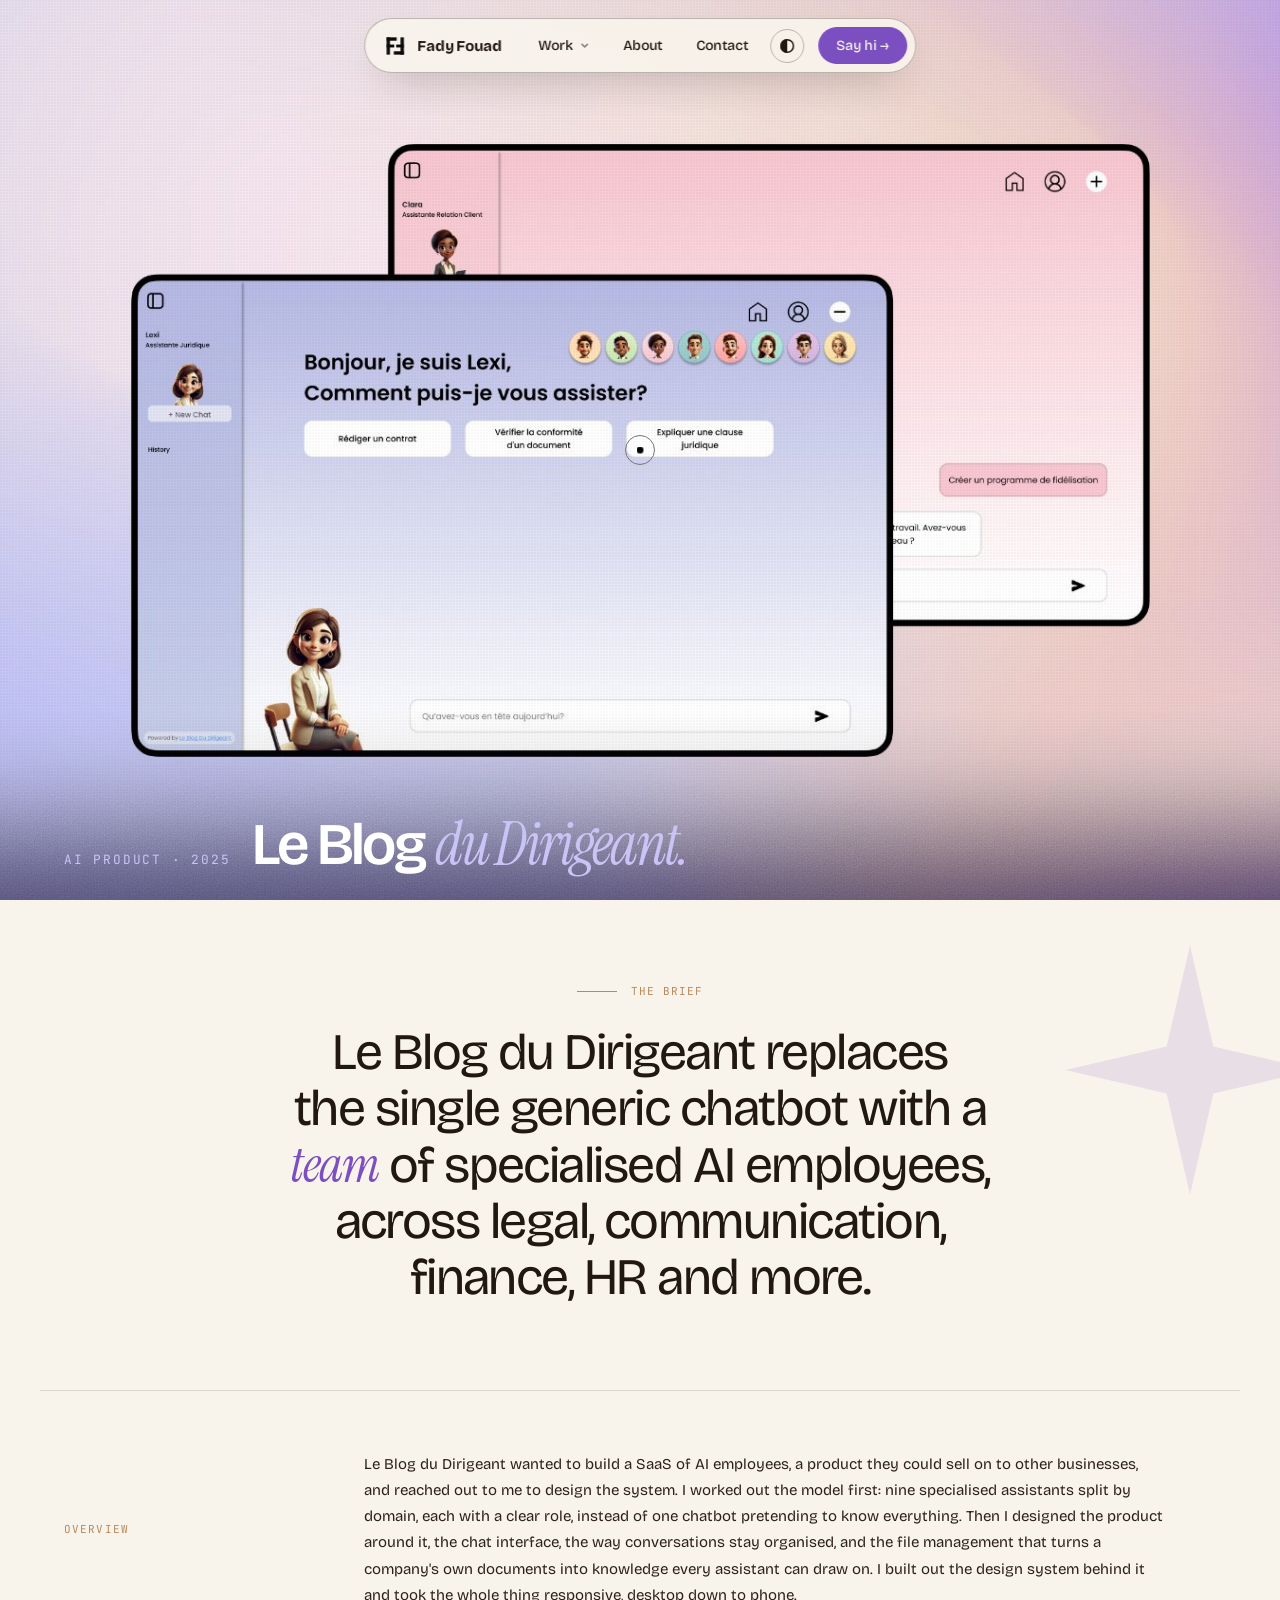
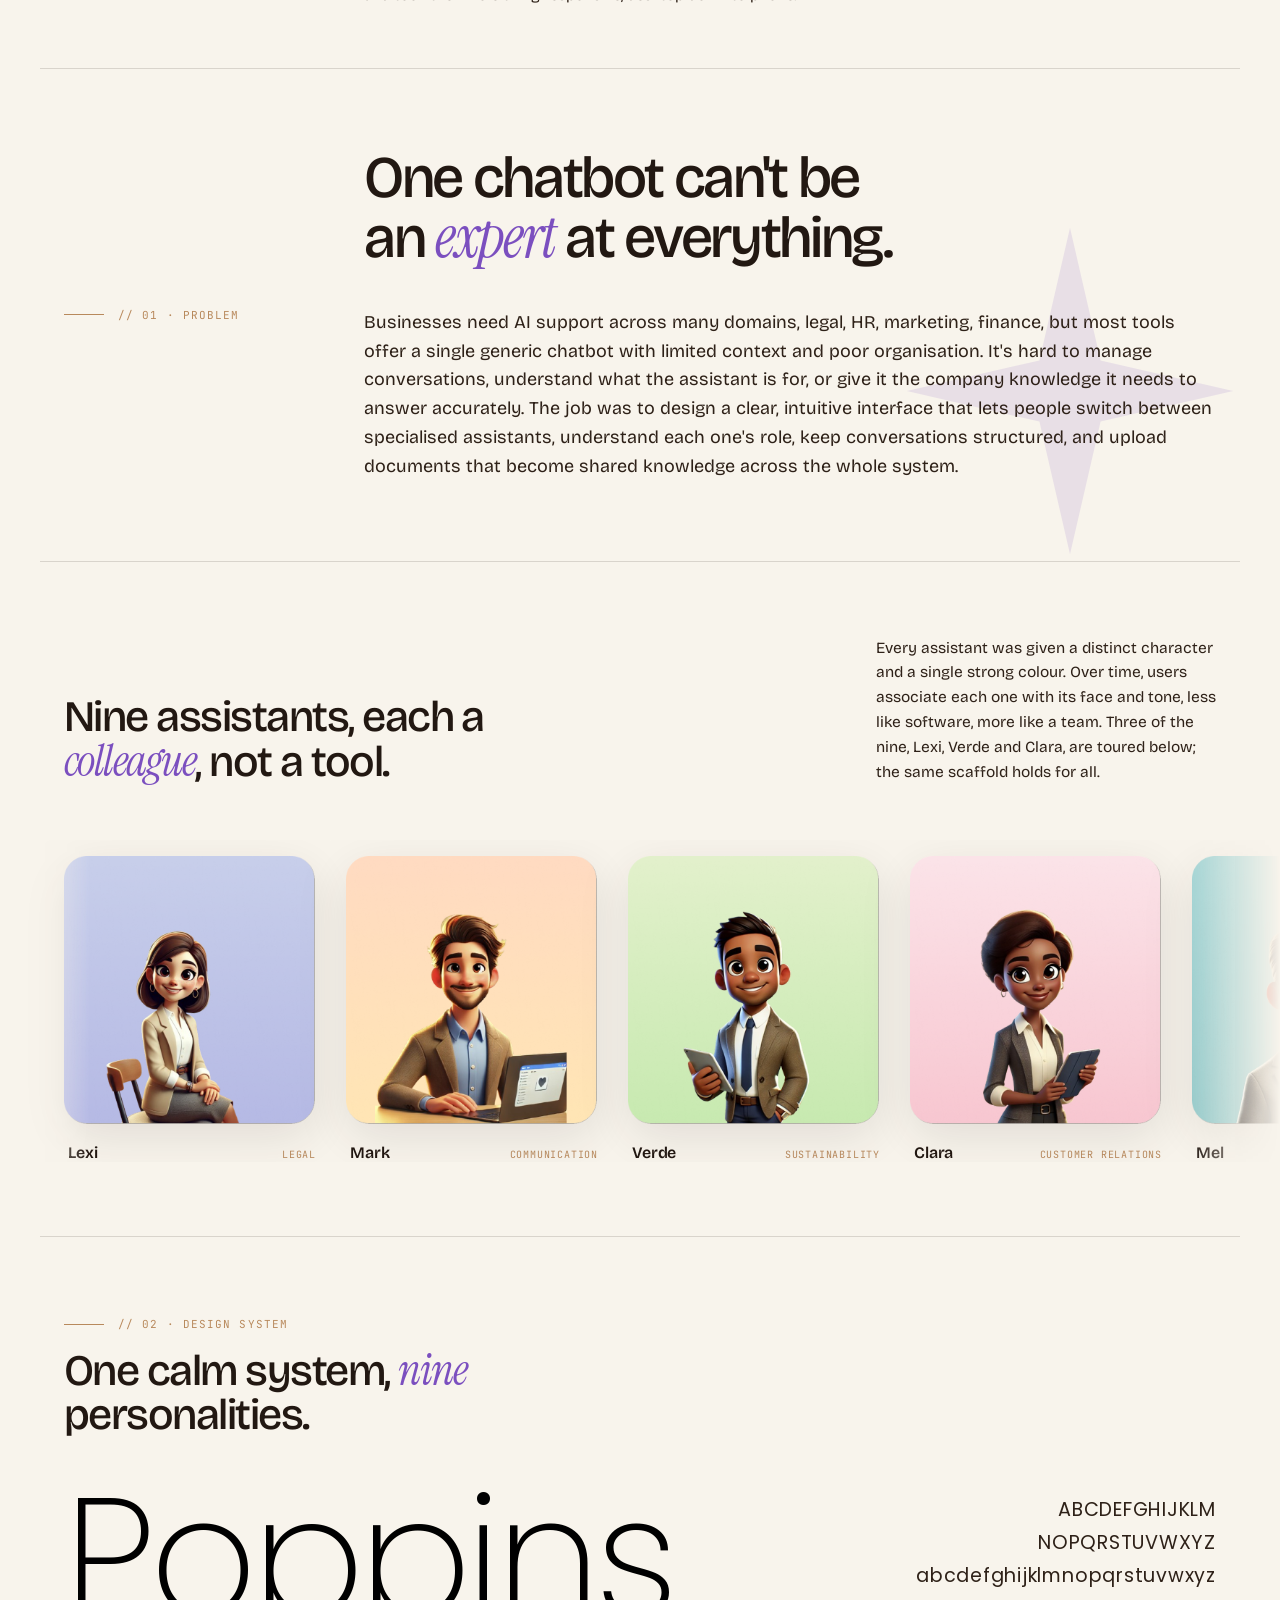
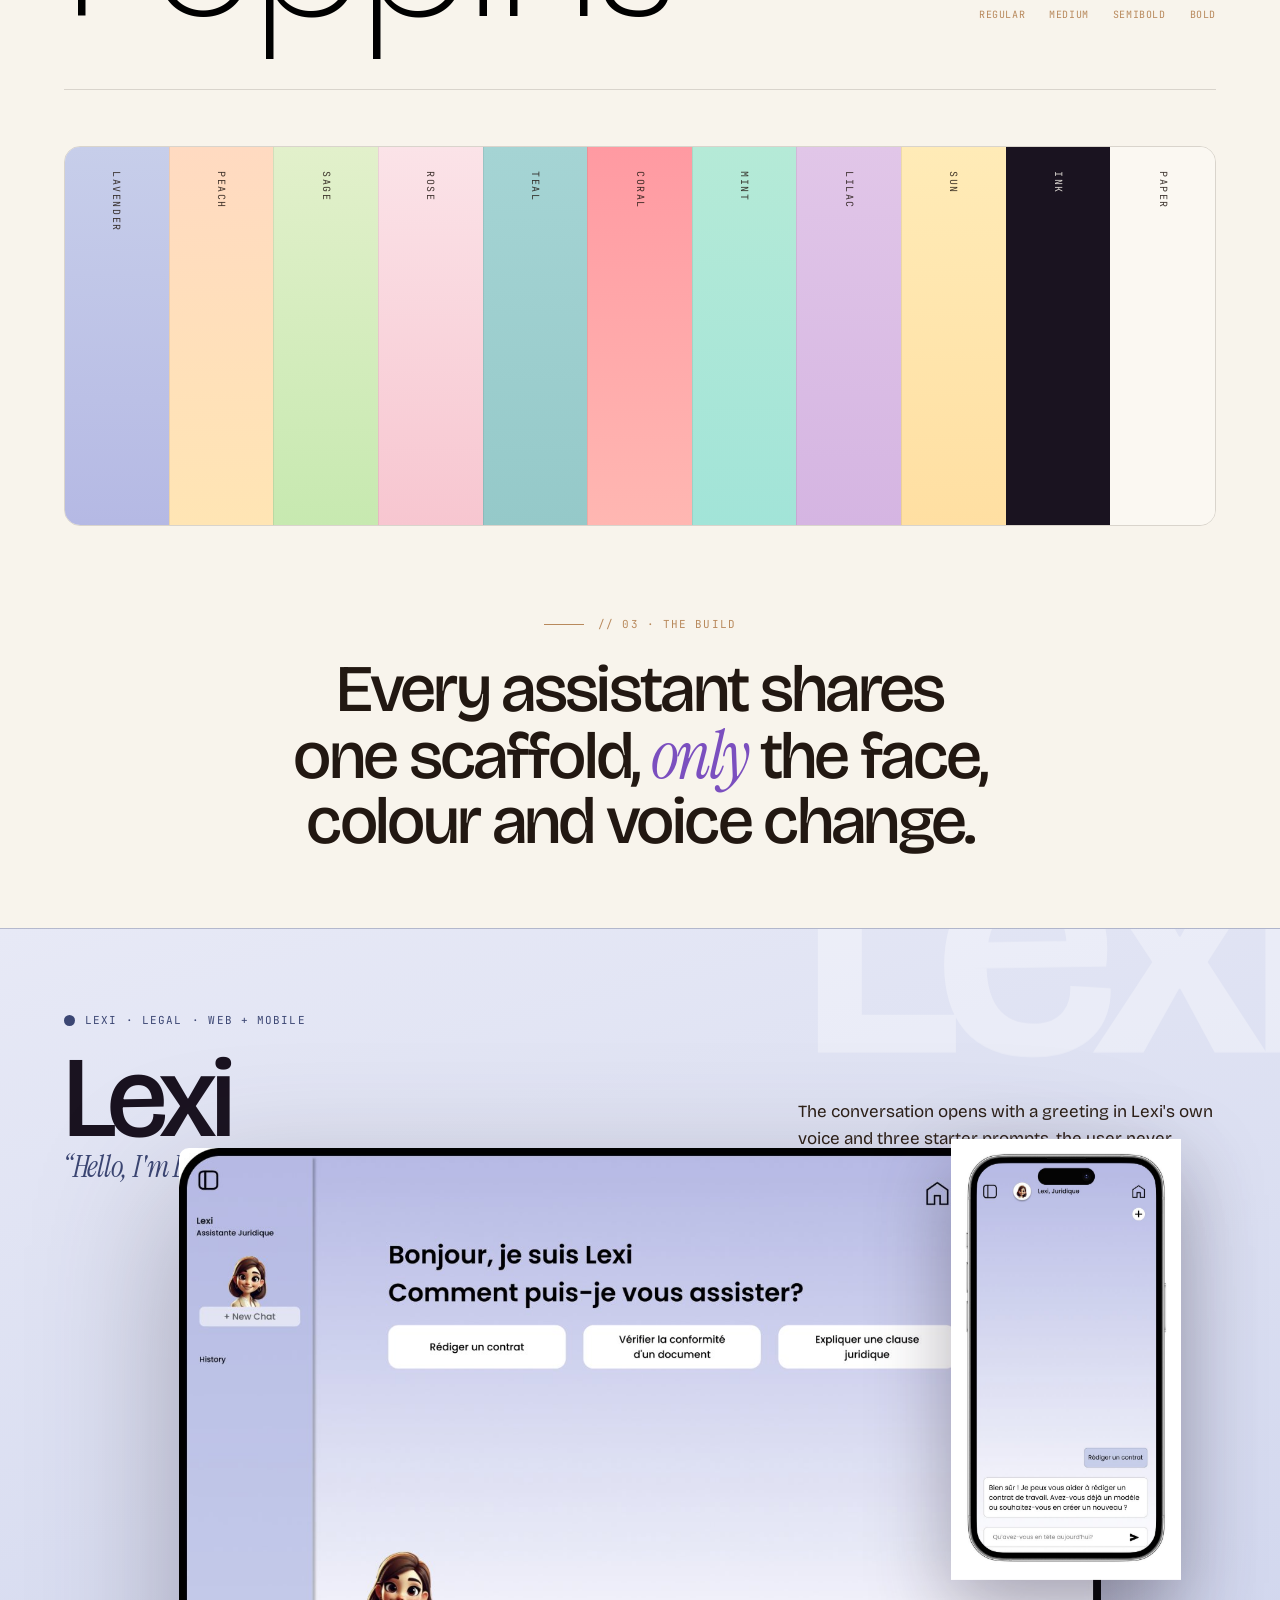
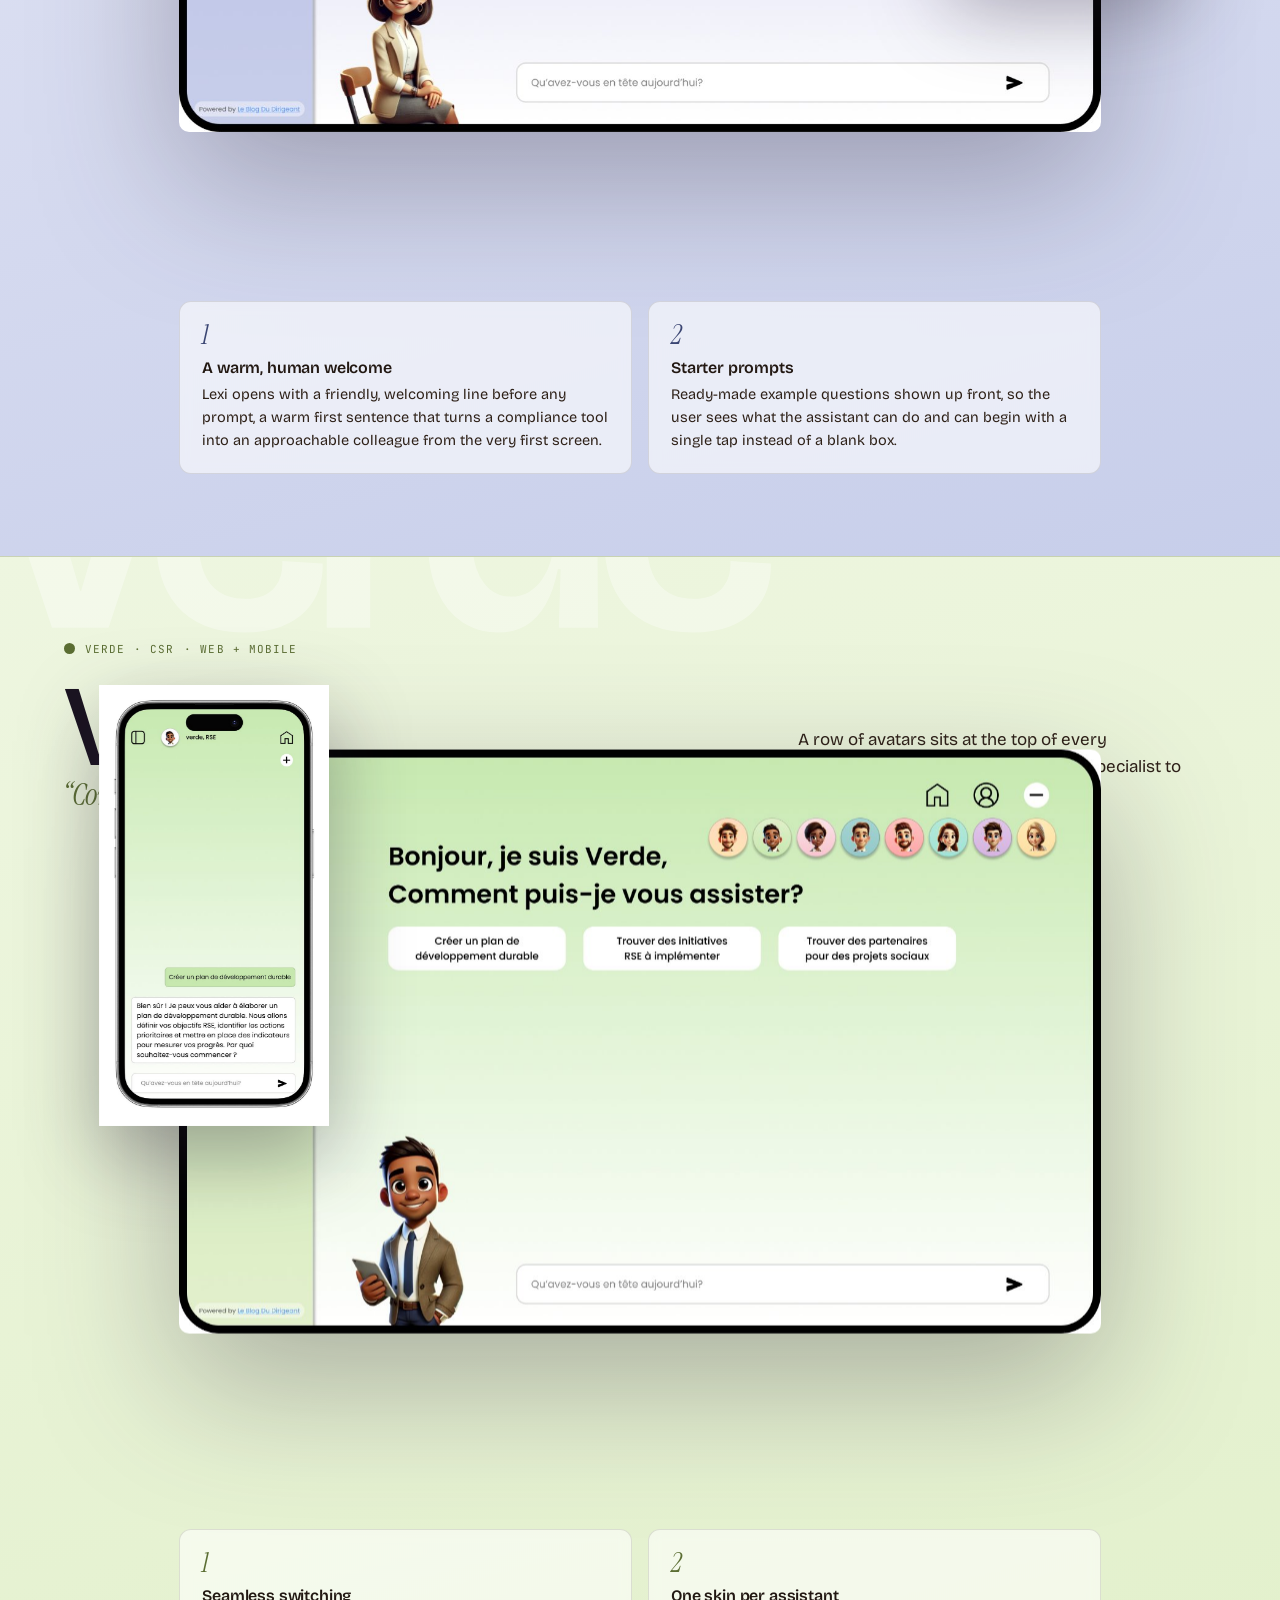
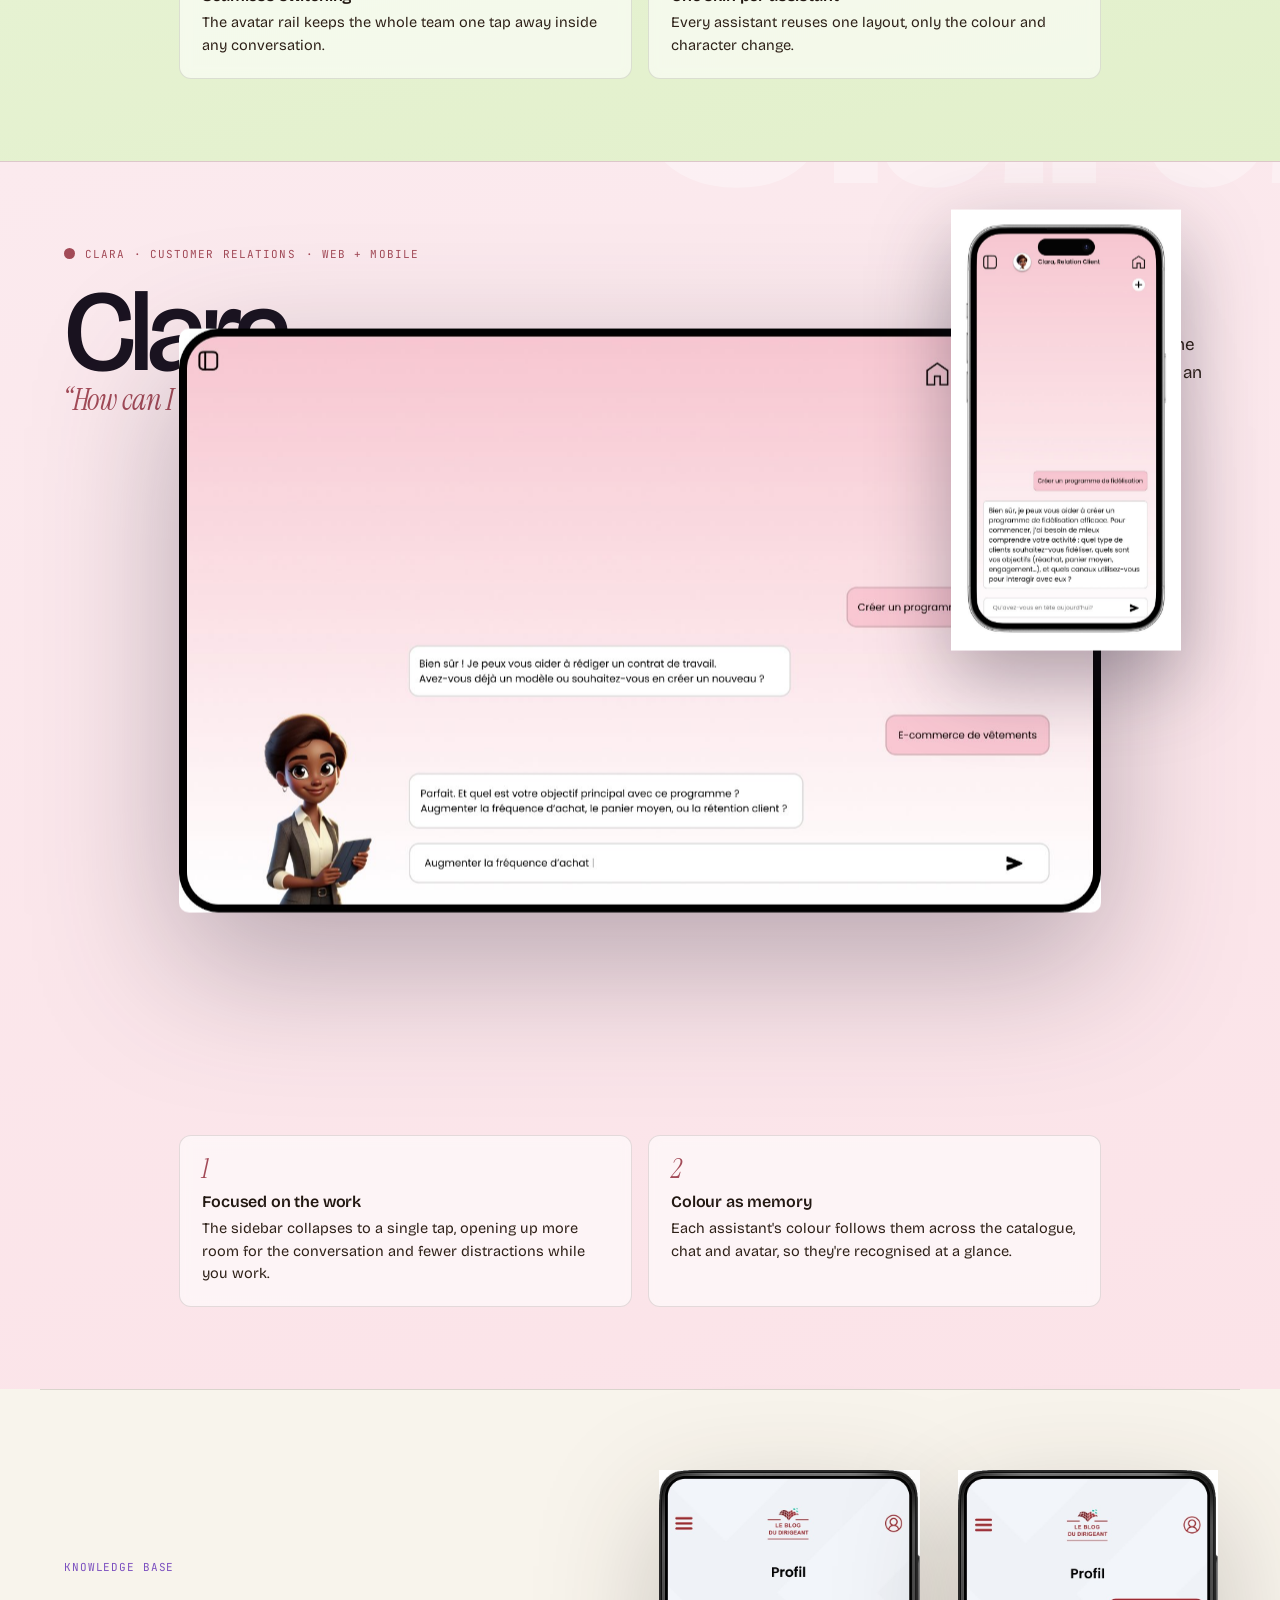
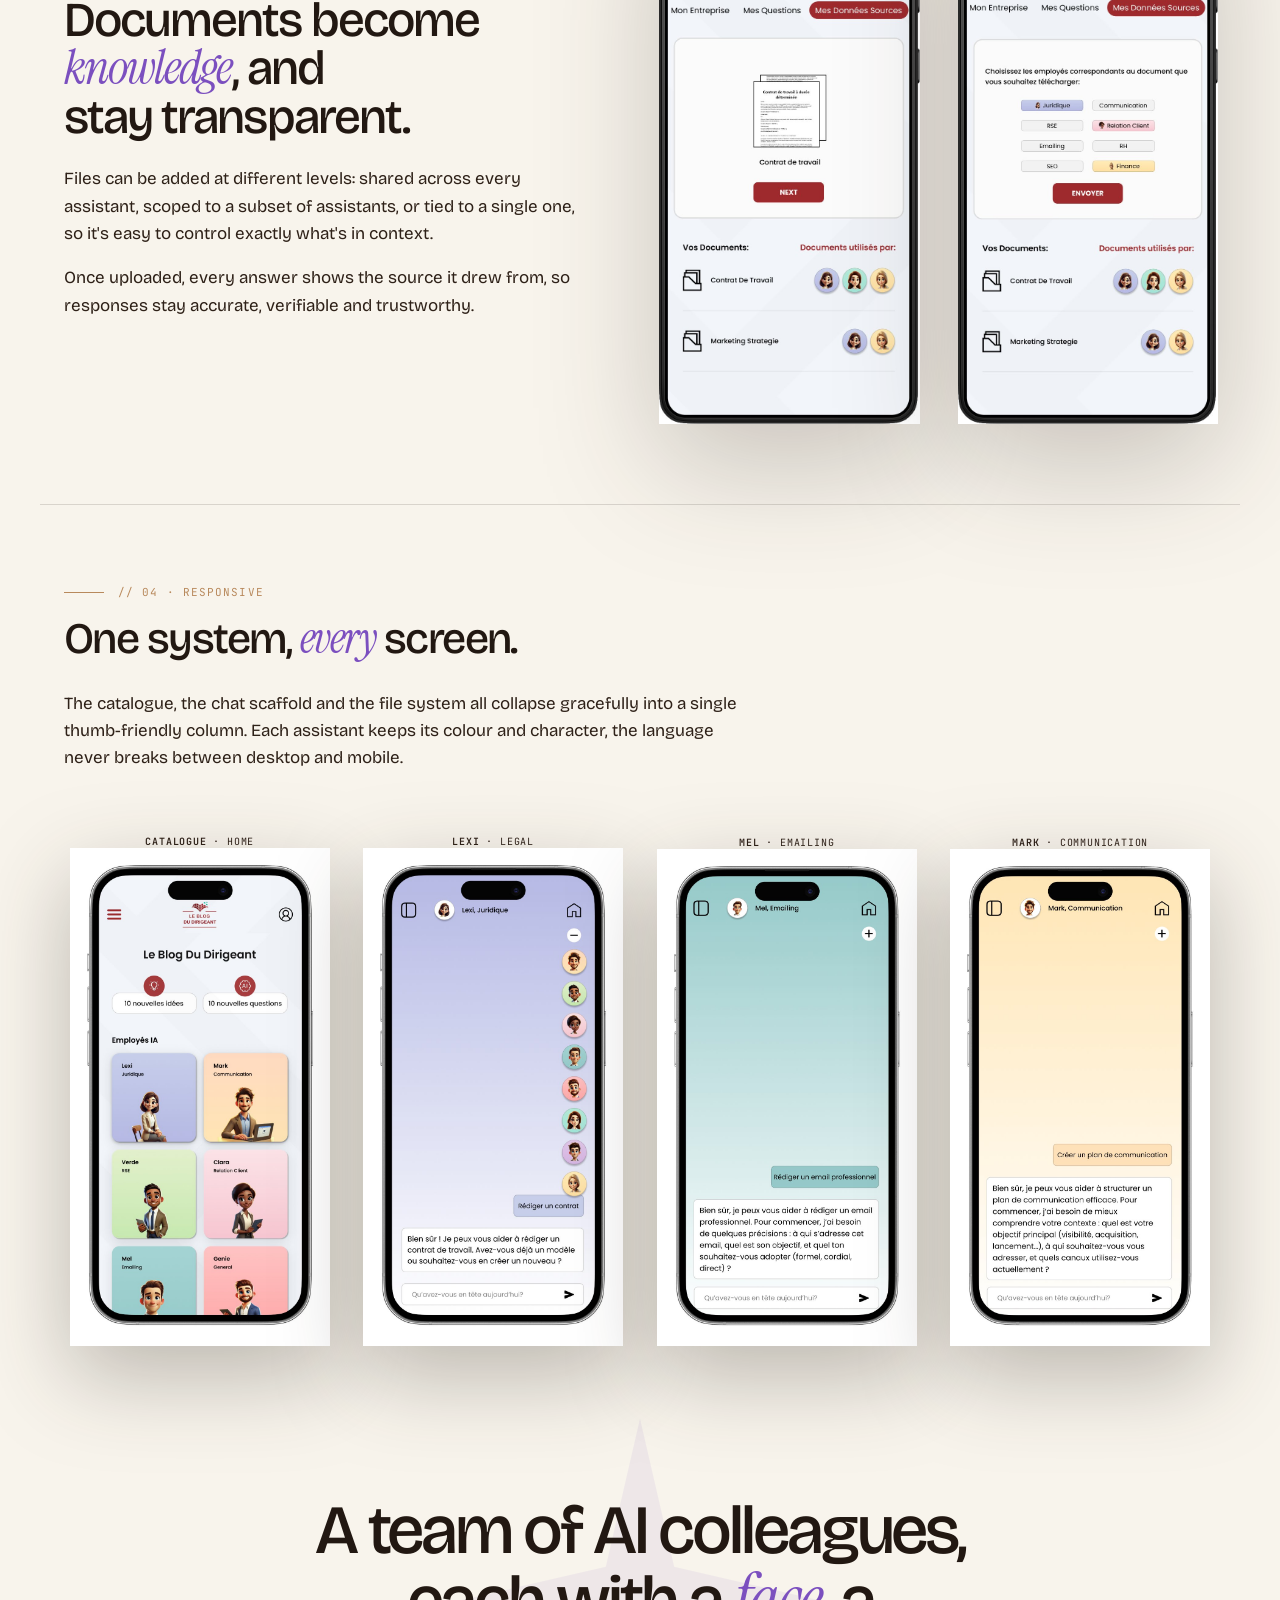
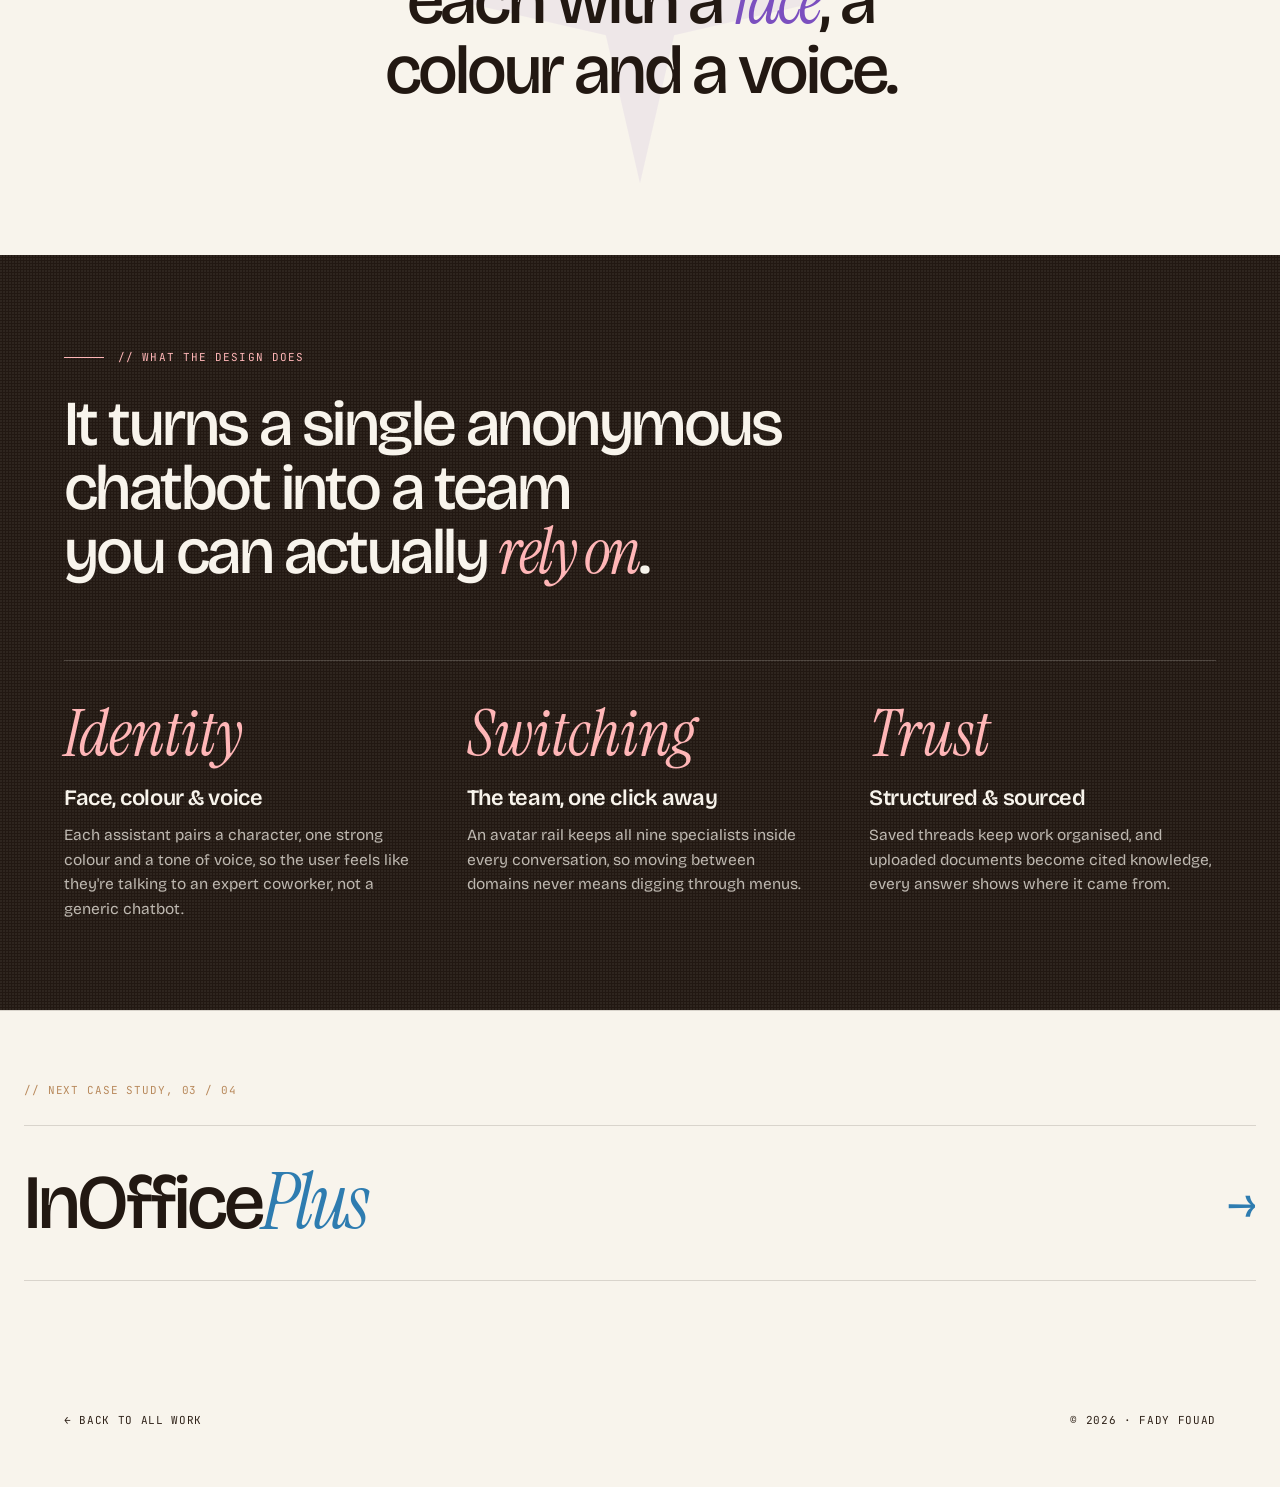
<file: docs 2/case-studies/ai-assistants.html>
<!doctype html>
<html lang="en">
<head>
<meta charset="utf-8" />
<meta name="viewport" content="width=device-width, initial-scale=1" />
<title>Le Blog du Dirigeant · Case Study · Fady Fouad</title>
<link rel="preconnect" href="https://fonts.googleapis.com">
<link rel="preconnect" href="https://fonts.gstatic.com" crossorigin>
<link href="https://fonts.googleapis.com/css2?family=Bricolage+Grotesque:opsz,wght@12..96,300;12..96,400;12..96,500;12..96,600;12..96,700&family=Instrument+Serif:ital@0;1&family=JetBrains+Mono:wght@400;500&family=Poppins:wght@400;500;600;700&display=swap" rel="stylesheet">
<style>
  :root {
    --cream: #F8F4EC;
    --cream-2: #EADFC6;
    --sand: #DBC79E;
    --clay: #B8895C;
    --espresso: #221812;
    --espresso-soft: #2E2118;
    /* brand accent, Le Blog du Dirigeant violet */
    --rust: #7B4FBF;
    --rust-deep: #6A3FAD;
    --line: rgba(34, 24, 18, 0.14);
    --line-strong: rgba(34, 24, 18, 0.28);
    /* the cast, one assistant, one colour */
    --lexi: #C7CEEA;  --lexi-ink: #3B4673;  --lexi-wash: #E7E9F6;
    --mark: #FFDAC1;  --mark-ink: #9A5A2A;  --mark-wash: #FBEADD;
    --clara: #FBE3E8; --clara-deep: #FFB6B7; --clara-ink: #A24A57; --clara-wash: #FBEAEE;
    --mel: #A5D4D4;   --mel-ink: #2F6B6B;   --mel-wash: #DDEEEE;
    --verde: #E2F0CB; --verde-ink: #5B6E33; --verde-wash: #EEF6E0;
    --genie: #FF9AA2; --genie-ink: #8E3640;
    /* default plate */
    --wash: #E7E9F6;
    --ink: #1A1320;
  }
  * { box-sizing: border-box; margin: 0; padding: 0; }
  html { scroll-behavior: smooth; }
  html, body { background: var(--cream); color: var(--espresso); }
  html, body { overflow-x: clip; max-width: 100%; }
  body {
    font-family: 'Bricolage Grotesque', system-ui, sans-serif;
    -webkit-font-smoothing: antialiased;
    overflow-x: clip;
    cursor: none;
  }
  body::before {
    content: ""; position: fixed; inset: 0; pointer-events: none;
    background-image: radial-gradient(circle at 1px 1px, rgba(34,24,18,0.05) 1px, transparent 0);
    background-size: 3px 3px;
    mix-blend-mode: multiply; z-index: 1; opacity: 0.55;
  }
  a { color: inherit; text-decoration: none; }
  a, button { cursor: none; }
  img { display: block; max-width: 100%; }

  /* cursor */
  .cursor {
    position: fixed; top: 0; left: 0;
    width: 22px; height: 22px;
    border-radius: 999px;
    background: transparent;
    border: 1.5px solid var(--espresso);
    pointer-events: none; z-index: 9999;
    transform: translate(-50%, -50%);
    transition: width 0.25s, height 0.25s, background 0.25s, border-color 0.25s;
    mix-blend-mode: difference;
  }
  .cursor.is-hover { width: 64px; height: 64px; background: var(--cream); border-color: var(--cream); }

  .wrap { max-width: 1480px; margin: 0 auto; padding: 0 56px; position: relative; z-index: 2; }

  /* spark motif (Le Blog signature) */
  .spark { position: absolute; pointer-events: none; color: var(--rust); opacity: 0.12; z-index: 0; }
  .spark svg { width: 100%; height: 100%; display: block; }
  @keyframes sspin { to { transform: rotate(360deg); } }
  @keyframes sfloat { 0%,100% { transform: translateY(0); } 50% { transform: translateY(-22px); } }

  /* reveal */
  .rv { opacity: 0; transform: translateY(26px); transition: opacity 0.9s cubic-bezier(.2,.8,.2,1), transform 0.9s cubic-bezier(.2,.8,.2,1); }
  .rv.in { opacity: 1; transform: none; }
  .rv.d1 { transition-delay: 0.08s; } .rv.d2 { transition-delay: 0.16s; } .rv.d3 { transition-delay: 0.24s; }

  /* NAV, floating pill (shared across the whole site) */
  nav.top {
    position: fixed; top: 18px; left: 50%; transform: translateX(-50%);
    display: flex; align-items: center; gap: 6px; z-index: 100;
    background: rgba(248,244,236,0.92);
    border: 1px solid var(--line-strong); border-radius: 999px;
    padding: 8px 8px 8px 18px;
    box-shadow: 0 18px 40px -20px rgba(34,24,18,0.45);
    backdrop-filter: blur(10px); -webkit-backdrop-filter: blur(10px);
    color: var(--espresso); white-space: nowrap;
    font-family: 'Bricolage Grotesque', system-ui, sans-serif; font-size: 14px; letter-spacing: 0; text-transform: none;
  }
  nav.top .brand { display: inline-flex; align-items: center; gap: 10px; margin-right: 14px; font-weight: 600; letter-spacing: -0.01em; font-size: 15px; }
  nav.top .brand .ff-mark { width: 24px; height: 24px; display: inline-grid; place-items: center; color: #0B0B0B; }
  nav.top .brand .ff-mark svg { width: 100%; height: 100%; }
  nav.top ul { display: flex; gap: 2px; list-style: none; }
  nav.top ul a { display: inline-block; font-size: 14px; font-weight: 500; padding: 9px 16px; border-radius: 999px; transition: background 0.25s, color 0.25s; }
  nav.top ul a:hover { background: rgba(34,24,18,0.06); color: var(--espresso); }
  nav.top .right { display: flex; align-items: center; gap: 6px; }
  nav.top .nav-cta { display: inline-flex; align-items: center; gap: 8px; background: var(--rust); color: var(--cream); font-weight: 500; font-size: 14px; padding: 10px 18px; border-radius: 999px; margin-left: 8px; transition: background 0.3s; }
  nav.top .nav-cta:hover { background: var(--rust-deep, var(--rust)); color: var(--cream); }
  /* reading progress, thin bar pinned to the very top */
  .nav-progress { position: fixed; top: 0; left: 0; right: 0; height: 2px; background: var(--rust); transform-origin: left; transform: scaleX(0); transition: transform 0.1s linear; z-index: 101; }
  /* contextual breadcrumb chip, situates the visitor within the work */
  .cs-crumb {
    position: fixed; top: 24px; left: 24px; z-index: 100;
    display: inline-flex; align-items: center; gap: 11px;
    background: rgba(248,244,236,0.92); border: 1px solid var(--line-strong);
    border-radius: 999px; padding: 6px 16px 6px 6px;
    box-shadow: 0 18px 40px -22px rgba(34,24,18,0.45);
    backdrop-filter: blur(10px); -webkit-backdrop-filter: blur(10px);
    font-family: 'JetBrains Mono', monospace; font-size: 11px; letter-spacing: 0.04em; text-transform: uppercase; color: var(--espresso);
  }
  .cs-crumb .cb-back { width: 28px; height: 28px; flex: none; display: grid; place-items: center; border-radius: 999px; background: var(--rust); color: #fff; font-size: 14px; line-height: 1; transition: transform 0.3s; }
  .cs-crumb:hover .cb-back { transform: translateX(-2px); }
  @media (max-width: 1180px) { .cs-crumb .cb-name { display: none; } }
  .cs-crumb .cb-idx { color: var(--clay); }
  .cs-crumb .cb-name { color: var(--espresso); font-weight: 500; }
  /* burger + mobile menu (mobile only) */
  .nav-burger { display: none; width: 40px; height: 40px; border: 1px solid var(--line-strong); border-radius: 999px; background: transparent; color: inherit; align-items: center; justify-content: center; position: relative; }
  .nav-burger svg { width: 17px; height: 17px; position: absolute; transition: opacity .3s, transform .35s cubic-bezier(.2,.8,.2,1); }
  .nav-burger .ic-close { opacity: 0; transform: rotate(-90deg) scale(.6); }
  .nav-burger.is-open .ic-menu { opacity: 0; transform: rotate(90deg) scale(.6); }
  .nav-burger.is-open .ic-close { opacity: 1; transform: none; }
  .mobile-menu { position: fixed; inset: 0; z-index: 95; background: var(--cream); display: flex; flex-direction: column; justify-content: center; padding: 0 34px; opacity: 0; visibility: hidden; transform: translateY(-10px); transition: opacity .42s ease, transform .42s ease, visibility .42s; }
  @media (min-width: 881px) { .mobile-menu { display: none; } }
  .mobile-menu.open { opacity: 1; visibility: visible; transform: none; }
  .mobile-menu ul { list-style: none; display: flex; flex-direction: column; gap: 4px; }
  .mobile-menu a { font-family: 'Instrument Serif', serif; font-size: clamp(46px, 14vw, 76px); line-height: 1.04; letter-spacing: -0.02em; color: var(--espresso); display: flex; align-items: baseline; gap: 14px; padding: 8px 0; }
  .mobile-menu a .idx { font-family: 'JetBrains Mono', monospace; font-size: 12px; color: var(--rust); letter-spacing: 0.06em; }
  .mobile-menu-foot { position: absolute; left: 34px; bottom: 40px; font-family: 'JetBrains Mono', monospace; font-size: 11px; color: var(--clay); }

  /* eyebrow / labels */
  .eyebrow {
    font-family: 'JetBrains Mono', monospace;
    font-size: 11px; letter-spacing: 0.1em; text-transform: uppercase;
    color: var(--clay); display: inline-flex; align-items: center; gap: 14px;
  }
  .eyebrow::before { content: ""; width: 40px; height: 1px; background: var(--clay); }
  .serif { font-family: 'Instrument Serif', serif; font-style: italic; font-weight: 400; }

  /* ===================== HERO ===================== */
  .hero { position: relative; padding-top: 140px; overflow: hidden; }
  .hero .meta {
    display: flex; flex-wrap: wrap; gap: 14px 34px;
    font-family: 'JetBrains Mono', monospace;
    font-size: 11px; letter-spacing: 0.06em; text-transform: uppercase;
    color: var(--espresso-soft);
    padding-bottom: 30px; border-bottom: 1px solid var(--line);
  }
  .hero .meta span b { color: var(--clay); font-weight: 500; margin-right: 9px; }
  .hero h1 {
    font-size: clamp(64px, 13vw, 220px);
    font-weight: 500; letter-spacing: -0.05em; line-height: 0.9;
    margin: 46px 0 0;
  }
  @media (min-width: 1200px) {
    .hero h1 { white-space: nowrap; font-size: clamp(84px, 9vw, 150px); }
  }
  .hero h1 em { font-family: 'Instrument Serif', serif; font-style: italic; font-weight: 400; color: var(--rust); }
  .hero-row { display: grid; grid-template-columns: 1.5fr 1fr; gap: 50px; align-items: end; margin-top: 30px; }
  .hero .lede { font-size: clamp(19px, 2vw, 26px); line-height: 1.42; color: var(--espresso-soft); max-width: 42ch; }
  .hero .lede em { font-family: 'Instrument Serif', serif; font-style: italic; color: var(--rust-deep); }
  .hero .scrollcue {
    justify-self: end; align-self: end;
    font-family: 'JetBrains Mono', monospace; font-size: 10px; letter-spacing: 0.14em;
    text-transform: uppercase; color: var(--clay);
    display: flex; align-items: center; gap: 12px;
  }
  .hero .scrollcue .ar { width: 30px; height: 30px; border: 1px solid var(--line-strong); border-radius: 99px; display: grid; place-items: center; animation: bob 2s infinite; }
  @keyframes bob { 0%,100% { transform: translateY(0); } 50% { transform: translateY(5px); } }

  .hero-stage {
    margin-top: 56px;
    background: linear-gradient(150deg, var(--lexi-wash) 0%, var(--lexi) 100%);
    border: 1px solid var(--line);
    border-radius: 16px;
    position: relative; overflow: hidden; isolation: isolate;
    padding: 0;
  }
  .hero-stage img { width: 100%; height: 100%; object-fit: cover; display: block; border-radius: 0; }
  .hero-stage .tagpill {
    position: absolute; left: 22px; top: 22px;
    font-family: 'JetBrains Mono', monospace; font-size: 10px; letter-spacing: 0.08em; text-transform: uppercase;
    background: var(--rust); color: #fff; padding: 8px 14px; border-radius: 99px; z-index: 2;
  }

  /* ===================== STATEMENT ===================== */
  .statement { padding: 84px 0; position: relative; overflow: hidden; }
  .statement p {
    font-size: clamp(28px, 4vw, 58px);
    font-weight: 400; letter-spacing: -0.03em; line-height: 1.1;
    max-width: 24ch; margin: 26px auto 0; text-align: center; text-wrap: balance;
  }
  .statement p em { font-family: 'Instrument Serif', serif; font-style: italic; color: var(--rust); }
  .statement .eyebrow { justify-content: center; }
  .statement .eyebrow-wrap { display: flex; justify-content: center; }

  /* ===================== OVERVIEW ===================== */
  .overview { padding-block: 60px; border-top: 1px solid var(--line); border-bottom: 1px solid var(--line); display: grid; grid-template-columns: 240px 1fr; gap: 60px; }
  .overview .ov-body p { font-size: 15px; line-height: 1.75; color: var(--espresso-soft); max-width: 80ch; }
  .overview > .eyebrow::before { display: none; }
  .overview > .eyebrow { gap: 0; }

  /* ===================== FEATURE TEXT BLOCK ===================== */
  .feature { width: 100%; max-width: var(--page-max); margin-inline: auto; padding: 80px var(--page-gutter); position: relative; display: grid; grid-template-columns: 240px 1fr; gap: 60px; overflow: hidden; }
  .feature .body { max-width: none; position: relative; z-index: 2; }
  .feature .body h3 { font-size: clamp(34px, 4.6vw, 72px); font-weight: 500; letter-spacing: -0.04em; line-height: 1.0; margin-bottom: 40px; text-wrap: balance; max-width: 18ch; }
  .feature .body h3 em { font-family: 'Instrument Serif', serif; font-style: italic; color: var(--rust); }
  .feature .body .cols { display: grid; grid-template-columns: 1fr 1fr; gap: 30px 52px; }
  .feature .body .cols.cols-1 { grid-template-columns: 1fr; }
  .feature .body .cols.cols-1 p { max-width: 72ch; }
  .feature .body p { font-size: 18px; line-height: 1.6; color: var(--espresso-soft); margin-bottom: 0; max-width: 46ch; }
  .feature .body p em { font-family: 'Instrument Serif', serif; font-style: italic; color: var(--rust-deep); }

  /* ===================== CAST (personas) ===================== */
  .personas { padding-block: 74px; border-top: 1px solid var(--line); }
  .sec-head { display: grid; grid-template-columns: minmax(0,1fr) minmax(0,34ch); justify-content: space-between; align-items: flex-end; gap: 30px 56px; margin-bottom: 56px; }
  .sec-head h2 { font-size: clamp(30px, 3.4vw, 50px); font-weight: 500; letter-spacing: -0.035em; line-height: 1; max-width: 20ch; }
  .sec-head h2 em { font-family: 'Instrument Serif', serif; font-style: italic; color: var(--rust); }
  .sec-head .note { font-size: 15.5px; line-height: 1.6; color: var(--espresso-soft); max-width: 36ch; }
  /* section-marker heads (DS, Mobile): tiny eyebrow shouldn't strand at the far edge */
  .ds .sec-head, .mobile .sec-head { grid-template-columns: 1fr auto; align-items: baseline; }
  .ds .sec-head .eyebrow, .mobile .sec-head .eyebrow { align-self: start; }
  .cast-carousel {
    overflow: hidden;
    position: relative;
    width: 100vw;
    margin-left: calc(-50vw + 50%);
    padding-inline: clamp(22px, 5vw, 72px);
    -webkit-mask-image: linear-gradient(90deg, transparent, #000 7%, #000 93%, transparent);
    mask-image: linear-gradient(90deg, transparent, #000 7%, #000 93%, transparent);
  }
  .cast-track { display: flex; gap: 26px; padding-top: 16px; width: max-content; animation: cast-scroll 48s linear infinite; will-change: transform; }
  .cast-carousel:hover .cast-track { animation-play-state: paused; }
  @keyframes cast-scroll { to { transform: translateX(calc(-50% - 13px)); } }
  .cast-card { position: relative; margin: 0; flex: 0 0 auto; width: clamp(190px, 20vw, 264px); }
  .cast-card img { width: 100%; display: block; filter: drop-shadow(0 14px 24px rgba(34,24,18,0.10)); transition: transform 0.5s cubic-bezier(.2,.8,.2,1); }
  .cast-card:hover img { transform: translateY(-8px); }
  .cast-card figcaption { display: flex; justify-content: space-between; align-items: baseline; gap: 10px; margin-top: 14px; padding: 0 4px; }
  .cast-card figcaption b { font-weight: 600; font-size: 16px; letter-spacing: -0.01em; color: var(--espresso); }
  .cast-card figcaption span { font-family: 'JetBrains Mono', monospace; font-size: 10px; letter-spacing: 0.08em; text-transform: uppercase; color: var(--clay); }
  @media (prefers-reduced-motion: reduce) {
    .cast-track { animation: none; }
    .cast-carousel { overflow-x: auto; -webkit-mask-image: none; mask-image: none; }
  }

  /* ===================== DESIGN SYSTEM ===================== */
  .ds { padding-block: 80px 0; border-top: 1px solid var(--line); }
  .ds-type { display: grid; grid-template-columns: 1fr auto; gap: 50px; align-items: center; padding-bottom: 56px; border-bottom: 1px solid var(--line); }
  .ds-poppins { font-family: 'Poppins', sans-serif; font-weight: 600; font-size: clamp(70px, 13vw, 220px); line-height: 0.9; letter-spacing: -0.03em; color: #000; }
  .ds-specimen { font-family: 'Poppins', sans-serif; text-align: right; color: var(--espresso-soft); }
  .ds-specimen .a { font-size: clamp(15px, 1.5vw, 22px); letter-spacing: 0.04em; line-height: 1.7; }
  .ds-specimen .w { display: flex; gap: 24px; justify-content: flex-end; margin-top: 16px; font-family: 'JetBrains Mono', monospace; font-size: 10px; letter-spacing: 0.06em; text-transform: uppercase; color: var(--clay); }
  .ds-swatches { display: flex; margin-top: 56px; height: 380px; border-radius: 16px; overflow: hidden; border: 1px solid var(--line); }
  .pal-band { flex: 1 1 0; min-width: 0; display: flex; flex-direction: column; align-items: center; justify-content: space-between; gap: 14px; padding: 24px 0 20px; font-family: 'JetBrains Mono', monospace; color: var(--espresso); transition: flex 0.55s cubic-bezier(.2,.8,.2,1); }
  .pal-band + .pal-band { border-left: 1px solid rgba(34,24,18,0.08); }
  .pal-band .hex i, .pal-band .hex s { font-style: normal; text-decoration: none; }
  .pal-band:hover { flex: 2.4 1 0; }
  .pal-band .nm { writing-mode: vertical-rl; font-size: 10px; letter-spacing: 0.16em; text-transform: uppercase; opacity: 0.85; }
  .pal-band .hex { font-size: 11px; letter-spacing: 0.05em; white-space: nowrap; opacity: 0; transform: translateY(8px); transition: opacity 0.35s 0.1s, transform 0.35s 0.1s; }
  .pal-band:hover .hex { opacity: 1; transform: none; }
  .pal-band.dk { color: var(--cream); }
  .pal-band.dk + .pal-band, .pal-band + .pal-band.dk { border-left-color: transparent; }
  @media (max-width: 1000px) {
    .ds-swatches { flex-wrap: wrap; height: auto; }
    .pal-band { flex: 1 0 25%; height: 130px; }
    .pal-band:hover { flex: 1 0 25%; }
    .pal-band .hex { opacity: 0.8; transform: none; }
  }

  /* ===================== BUILD INTRO ===================== */
  .build-intro { padding-block: 84px 74px; text-align: center; }
  .build-intro .eyebrow { justify-content: center; }
  .build-intro h2 { font-size: clamp(36px, 5.2vw, 92px); font-weight: 500; letter-spacing: -0.04em; line-height: 0.98; margin-top: 26px; text-wrap: balance; max-width: 18ch; margin-inline: auto; }
  .build-intro h2 em { font-family: 'Instrument Serif', serif; font-style: italic; color: var(--rust); }

  /* ===================== SHOWCASE (full-width, themed per assistant) ===================== */
  .show { padding: 82px 0; position: relative; overflow: hidden; border-top: 1px solid var(--line); }
  .show.lexi  { background: linear-gradient(165deg, var(--lexi-wash) 0%, var(--lexi) 100%); }
  .show.mark  { background: linear-gradient(165deg, var(--mark-wash) 0%, var(--mark) 100%); }
  .show.verde { background: linear-gradient(165deg, var(--verde-wash) 0%, var(--verde) 100%); }
  .show.clara { background: linear-gradient(165deg, var(--clara-wash) 0%, var(--clara) 100%); }
  .show.mel   { background: linear-gradient(165deg, var(--mel-wash) 0%, var(--mel) 100%); }
  .show > .wrap { position: relative; z-index: 2; }
  .show .ghostname { position: absolute; top: 3%; font-family: 'Bricolage Grotesque', sans-serif; font-weight: 600; font-size: clamp(150px, 27vw, 460px); line-height: 0.78; letter-spacing: -0.05em; color: #fff; opacity: 0.34; z-index: 0; pointer-events: none; white-space: nowrap; will-change: transform; }
  .show.la .ghostname { right: -2%; } .show.lb .ghostname { left: -2%; }
  .show-head { display: grid; grid-template-columns: 1.4fr 0.9fr; gap: 44px; align-items: end; margin-bottom: 60px; }
  .show-head .scr-label { font-family: 'JetBrains Mono', monospace; font-size: 11px; letter-spacing: 0.1em; text-transform: uppercase; margin-bottom: 22px; display: inline-flex; align-items: center; gap: 10px; }
  .show-head .scr-label::before { content: ""; width: 11px; height: 11px; border-radius: 99px; background: currentColor; }
  .show-head h3 { font-size: clamp(60px, 9vw, 150px); font-weight: 500; letter-spacing: -0.05em; line-height: 0.86; color: var(--ink); }
  .show-head h3 .r { display: block; font-family: 'Instrument Serif', serif; font-style: italic; font-weight: 400; font-size: 0.26em; letter-spacing: -0.01em; margin-top: 0.18em; }
  .show-desc { font-size: 17px; line-height: 1.6; color: var(--espresso-soft); max-width: 38ch; justify-self: end; }
  .show-stage { position: relative; display: flex; justify-content: center; z-index: 2; }
  .show-stage .desk { width: 80%; position: relative; filter: drop-shadow(0 50px 70px rgba(40,30,50,0.32)); will-change: transform; }
  .show-stage .desk img { width: 100%; display: block; border-radius: 10px; }
  .show-stage .ph { position: absolute; bottom: -8%; width: 20%; z-index: 4; filter: drop-shadow(0 30px 40px rgba(40,30,50,0.36)); will-change: transform; }
  .show-stage .ph img { width: 100%; display: block; }
  .show-stage.la .ph { right: 3%; } .show-stage.lb .ph { left: 3%; }
  .annot { display: grid; grid-template-columns: repeat(2, 1fr); gap: 16px; margin-top: 78px; position: relative; z-index: 2; width: 80%; margin-inline: auto; }
  .ann-box { background: rgba(255,255,255,0.58); border: 1px solid rgba(34,24,18,0.12); border-radius: 12px; padding: 20px 22px; backdrop-filter: blur(6px); }
  .ann-box .ai { font-family: 'Instrument Serif', serif; font-style: italic; font-size: 26px; line-height: 1; display: block; margin-bottom: 10px; }
  .ann-box h4 { font-size: 16px; font-weight: 600; letter-spacing: -0.01em; margin-bottom: 7px; }
  .ann-box p { font-size: 14.5px; line-height: 1.58; color: var(--espresso-soft); }
  .show.lexi  .scr-label, .show.lexi  h3 .r, .show.lexi  .ann-box .ai { color: var(--lexi-ink); }
  .show.mark  .scr-label, .show.mark  h3 .r, .show.mark  .ann-box .ai { color: var(--mark-ink); }
  .show.verde .scr-label, .show.verde h3 .r, .show.verde .ann-box .ai { color: var(--verde-ink); }
  .show.clara .scr-label, .show.clara h3 .r, .show.clara .ann-box .ai { color: var(--clara-ink); }
  .show.mel   .scr-label, .show.mel   h3 .r, .show.mel   .ann-box .ai { color: var(--mel-ink); }

  /* ===================== FILE MANAGEMENT ===================== */
  .files { padding-block: 80px; border-top: 1px solid var(--line); }
  .files-grid { display: grid; grid-template-columns: 1fr 1.05fr; gap: 70px; align-items: center; }
  .files-copy .scr-label { font-family: 'JetBrains Mono', monospace; font-size: 11px; letter-spacing: 0.08em; text-transform: uppercase; color: var(--rust); margin-bottom: 22px; }
  .files-copy h3 { font-size: clamp(30px, 3.8vw, 60px); font-weight: 500; letter-spacing: -0.04em; line-height: 1.0; margin-bottom: 24px; text-wrap: balance; }
  .files-copy h3 em { font-family: 'Instrument Serif', serif; font-style: italic; color: var(--rust); }
  .files-copy p { font-size: 17px; line-height: 1.62; color: var(--espresso-soft); margin-bottom: 16px; max-width: 50ch; }
  .files-copy .chips { display: flex; gap: 8px; flex-wrap: wrap; margin-top: 26px; }
  .files-copy .chips span { font-family: 'JetBrains Mono', monospace; font-size: 10px; letter-spacing: 0.08em; text-transform: uppercase; padding: 8px 13px; border: 1px solid var(--line-strong); border-radius: 99px; color: var(--espresso-soft); }
  .files-plate { display: flex; gap: 38px; justify-content: center; align-items: center; }
  .files-plate img { width: 47%; max-width: 300px; filter: drop-shadow(0 40px 60px rgba(34,24,18,0.22)); }
  .files-plate img:nth-child(2) { margin-bottom: 0; }

  /* ===================== MOBILE ===================== */
  .mobile { padding-block: 80px 0; border-top: 1px solid var(--line); }
  .phone-band { padding: 0; display: grid; grid-template-columns: repeat(4, 1fr); gap: 22px; align-items: end; }
  .phone-cell { text-align: center; }
  .phone-cell .ph-shot img { width: 100%; max-width: 260px; margin: 0 auto; filter: drop-shadow(0 30px 44px rgba(34,24,18,0.28)); }
  .phone-cell .cap { font-family: 'JetBrains Mono', monospace; font-size: 10px; letter-spacing: 0.08em; text-transform: uppercase; color: var(--espresso-soft); margin-top: 18px; }
  .phone-cell .cap b { font-weight: 600; } .phone-cell .cap span::before { content: " · "; }
  .resp-lead { font-size: 17px; line-height: 1.6; color: var(--espresso-soft); max-width: 62ch; margin: -28px 0 46px; }
  .swipe-hint, .swipe-dots { display: none; }
  @media (max-width: 860px) { .phone-band { grid-template-columns: repeat(2, 1fr); } }

  /* ===================== CLOSER ===================== */
  .closer { padding: 150px 0; position: relative; overflow: hidden; text-align: center; }
  .closer p { font-size: clamp(34px, 5.4vw, 92px); font-weight: 500; letter-spacing: -0.045em; line-height: 1.0; max-width: 18ch; margin: 0 auto; text-wrap: balance; position: relative; z-index: 2; }
  .closer p em { font-family: 'Instrument Serif', serif; font-style: italic; color: var(--rust); }

  /* ===================== OUTCOMES ===================== */
  .outcomes { background: var(--espresso); color: var(--cream); padding: 88px 0; position: relative; overflow: hidden; }
  .outcomes::before { content: ""; position: absolute; inset: 0; background-image: radial-gradient(circle at 1px 1px, rgba(248,244,236,0.06) 1px, transparent 0); background-size: 3px 3px; }
  .outcomes .wrap { position: relative; }
  .outcomes .eyebrow { color: var(--clara-deep); }
  .outcomes .eyebrow::before { background: var(--clara-deep); }
  .outcomes h2 { font-size: clamp(36px, 5vw, 80px); font-weight: 500; letter-spacing: -0.04em; line-height: 1.0; max-width: 20ch; margin: 28px 0 76px; text-wrap: balance; }
  .outcomes h2 em { font-family: 'Instrument Serif', serif; font-style: italic; color: var(--clara-deep); }
  .out-grid { display: grid; grid-template-columns: repeat(3, 1fr); gap: 56px; padding-top: 44px; border-top: 1px solid rgba(248,244,236,0.18); }
  .out-grid .n { font-family: 'Instrument Serif', serif; font-style: italic; font-size: clamp(40px, 5vw, 76px); color: var(--clara-deep); line-height: 0.9; margin-bottom: 22px; }
  .out-grid h5 { font-size: 22px; font-weight: 600; letter-spacing: -0.02em; margin-bottom: 12px; }
  .out-grid p { font-size: 15.5px; line-height: 1.6; color: rgba(248,244,236,0.72); }

  /* ===================== NEXT / FOOTER ===================== */
  .cs-next { padding-block: 72px; border-top: 1px solid var(--line); }
  .cs-next-eyebrow { font-family: 'JetBrains Mono', monospace; font-size: 11px; letter-spacing: 0.08em; text-transform: uppercase; color: var(--clay); margin-bottom: 28px; }
  .cs-next-link { display: flex; justify-content: space-between; align-items: center; gap: 40px; padding: 40px 0; border-top: 1px solid var(--line); border-bottom: 1px solid var(--line); transition: padding 0.4s cubic-bezier(.2,.8,.2,1); }
  .cs-next-link:hover { padding-left: 24px; padding-right: 24px; background: color-mix(in srgb, var(--proj) 14%, transparent); }
  .cs-next-link h3 { color: var(--espresso); font-size: clamp(40px, 6vw, 96px); font-weight: 500; letter-spacing: -0.04em; line-height: 0.95; transition: color 0.3s; }
  .cs-next-link:hover h3, .cs-next-link:hover h3 em { color: var(--proj-ink); }
  .cs-next-link h3 em { font-family: 'Instrument Serif', serif; font-style: italic; color: var(--proj-ink); }
  body.dark .cs-next-link h3 em { color: var(--proj); }
  .cs-next-link .arrow { font-size: 48px; color: var(--proj-ink); transition: transform 0.4s, color 0.3s; }
  body.dark .cs-next-link .arrow { color: var(--proj); }
  .cs-next-link:hover .arrow { transform: translateX(20px); color: var(--proj-ink); }

  .cs-foot { padding-block: 60px; display: flex; justify-content: space-between; font-family: 'JetBrains Mono', monospace; font-size: 11px; text-transform: uppercase; letter-spacing: 0.06em; color: var(--espresso-soft); }
  .cs-foot a { display: inline-block; padding: 10px 0; margin: -10px 0; }
  .cs-foot a:hover { color: var(--rust); }

  @media (hover: none) { .cursor { display: none; } body, a, button { cursor: auto; } }

  /* ===================== RESPONSIVE ===================== */
  @media (max-width: 1100px) {
    .wrap { padding: 0 40px; }
    .overview { grid-template-columns: 1fr; gap: 30px; }
    .feature { grid-template-columns: 1fr; gap: 24px; }
    .feature .body .cols { grid-template-columns: 1fr; gap: 18px; }
  }
  @media (max-width: 880px) {
    nav.top { top: 10px; left: 12px; right: 12px; transform: none; justify-content: space-between; padding: 6px 8px 6px 14px; gap: 4px; }
    nav.top ul, nav.top .nav-cta { display: none; }
    nav.top .brand { margin-right: 0; }
    .nav-burger { display: flex; width: 44px; height: 44px; border-color: currentColor; }
    .theme-toggle { width: 44px; height: 44px; }
    .cs-crumb { display: none; }
    .cs-crumb { top: 12px; left: 12px; font-size: 10px; padding: 5px 13px 5px 5px; }
    .cs-crumb .cb-back { width: 26px; height: 26px; }
    .cs-crumb .cb-name { display: none; }
    .wrap { padding: 0 28px; }
    .hero { padding-top: 110px; }
    .hero-row { grid-template-columns: 1fr; gap: 28px; align-items: start; }
    .hero .scrollcue { display: none; }
    .hero-stage { margin: 48px calc(-1 * var(--page-gutter, 28px)) 0; border-radius: 0; border-left: none; border-right: none; padding: 22px 18px 0; }
    .statement { padding: var(--m-sec) 0; }
    .overview { padding-block: var(--m-sec); }
    .feature { padding: var(--m-sec) var(--page-gutter); }
    .personas, .ds, .mobile, .files { padding-block: var(--m-sec); }
    .sec-head { grid-template-columns: 1fr; flex-direction: column; align-items: flex-start; gap: 14px; margin-bottom: var(--m-head); }
    .cast-card { width: 200px; }
    .persona { padding: 26px; gap: 20px; }
    .ds-type { grid-template-columns: 1fr; gap: 22px; }
    .ds-specimen { text-align: left; } .ds-specimen .w { justify-content: flex-start; }
    /* Colour palette → swatch tile grid */
    .ds-swatches { display: grid; grid-template-columns: repeat(3, 1fr); gap: 14px 10px; height: auto; margin-top: 30px; border: none; border-radius: 0; overflow: visible; }
    .pal-band {
      flex: none; min-width: 0; height: auto; min-height: 0; background: transparent !important;
      display: block; padding: 0; border: none; border-radius: 0; box-shadow: none;
      writing-mode: horizontal-tb; letter-spacing: normal; position: relative;
    }
    .pal-band:hover { flex: none; }
    .pal-band::before {
      content: ""; display: block; width: 100%; aspect-ratio: 1 / 1; border-radius: 12px;
      background: var(--sw); box-shadow: inset 0 0 0 1px rgba(34,24,18,0.14);
      margin-bottom: 9px;
    }
    .pal-band .nm { display: block; writing-mode: horizontal-tb; font-family: 'Bricolage Grotesque', system-ui, sans-serif; font-size: 12.5px; font-weight: 600; letter-spacing: -0.01em; line-height: 1.25; opacity: 1; text-transform: none; color: var(--espresso); transform: none; }
    .pal-band .hex { display: block; writing-mode: horizontal-tb; font-family: 'JetBrains Mono', monospace; font-size: 9px; letter-spacing: 0.06em; text-transform: uppercase; opacity: 0.5; transform: none; margin-top: 2px; color: var(--espresso-soft); }
    .pal-band .hex s { display: none; }
    /* neutrals close the grid as a full-width pair */
    .pal-band.dk, .pal-band.dk + .pal-band { grid-column: span 1; }
    .pal-band + .pal-band, .pal-band.dk + .pal-band, .pal-band + .pal-band.dk { border-left: none; }
    body.dark .ds-swatches { color: inherit; --espresso: #F2EAE0; --espresso-soft: #B5A99E; --line: rgba(242,234,216,0.12); }
    body.dark .pal-band::before { box-shadow: inset 0 0 0 1px rgba(242,234,216,0.18); }
    .build-intro { padding-block: var(--m-sec) 48px; }
    .show { padding: var(--m-sec) 0; }
    .show-head { grid-template-columns: 1fr; gap: 18px; margin-bottom: var(--m-head); }
    .show-desc { justify-self: start; }
    .show-stage .desk { width: 100%; }
    .show-stage .ph { display: none; }
    .show-head .scr-label .wm { display: none; }
    .show .ghostname { font-size: 34vw; opacity: 0.3; }
    .annot { grid-template-columns: 1fr; gap: 14px; margin-top: var(--m-gap); }
    .files-grid { grid-template-columns: 1fr; gap: var(--m-gap); }
    /* Responsive section → swipeable colour-washed gallery */
    .mobile .sec-head { margin-bottom: 22px; }
    .resp-lead { font-size: 16px; margin: 0 0 26px; max-width: none; }
    .swipe-hint { display: flex !important; align-items: center; gap: 8px; font-family: 'JetBrains Mono', monospace; font-size: 10px; letter-spacing: 0.08em; text-transform: uppercase; color: var(--espresso-soft); margin: 0 0 14px; }
    .swipe-dots { display: flex !important; justify-content: center; gap: 7px; margin-top: 18px; }
    .swipe-dots i { width: 6px; height: 6px; border-radius: 99px; background: rgba(34,24,18,0.18); transition: background 0.3s, transform 0.3s; }
    .swipe-dots i.on { background: var(--rust); transform: scale(1.35); }
    body.dark .swipe-dots i { background: rgba(242,234,216,0.22); }
    .phone-band {
      display: flex; flex-direction: row; align-items: stretch; gap: 14px;
      overflow-x: auto; overflow-y: hidden; scroll-snap-type: x mandatory;
      -webkit-overflow-scrolling: touch; scrollbar-width: none;
      margin: 0 calc(-1 * var(--page-gutter, 28px)); padding: 4px var(--page-gutter, 28px) 4px;
    }
    .phone-band::-webkit-scrollbar { display: none; }
    .phone-cell {
      flex: 0 0 78%; width: 78%; text-align: left; scroll-snap-align: center;
      background: var(--cw); border: 1px solid rgba(34,24,18,0.10);
      border-radius: 22px; padding: 20px 20px 0; overflow: hidden;
      display: flex; flex-direction: column;
      box-shadow: 0 18px 38px rgba(34,24,18,0.12);
    }
    .phone-cell .cap {
      display: flex; align-items: baseline; gap: 10px; margin: 0 0 16px;
      font-family: 'Bricolage Grotesque', sans-serif; text-transform: none; letter-spacing: 0;
    }
    .phone-cell .cap b { font-size: 19px; font-weight: 600; letter-spacing: -0.02em; color: var(--espresso); }
    .phone-cell .cap span { font-family: 'JetBrains Mono', monospace; font-size: 10px; letter-spacing: 0.08em; text-transform: uppercase; color: var(--ct); }
    .phone-cell .cap span::before { content: ""; }
    .phone-cell .ph-shot { margin-top: auto; }
    .phone-cell .ph-shot img { width: 100%; max-width: 240px; margin: 0 auto; filter: drop-shadow(0 16px 24px rgba(34,24,18,0.18)); }
    .resp { grid-template-columns: 1fr; gap: var(--m-gap); margin-top: var(--m-gap); padding-top: var(--m-gap); }
    .closer { padding: calc(var(--m-sec) * 1.5) 0; display: grid; place-items: center; min-height: 62vh; }
    .closer .wrap { width: 100%; }
    .closer p { max-width: 15ch; font-size: clamp(38px, 10vw, 60px); }
    .outcomes { padding: var(--m-sec) 0; }
    .out-grid { grid-template-columns: 1fr; gap: var(--m-gap); }
    .cs-next { padding-block: var(--m-sec); }
    .cs-foot { flex-direction: column; gap: 10px; padding-block: 36px; }
    /* mobile vertical rhythm */
    .statement, .overview, .feature, .personas, .ds, .mobile, .files, .build-intro, .show, .closer, .outcomes, .cs-next { --m-sec: 72px; --m-head: 32px; --m-gap: 40px; }
    .hero-stage { margin-bottom: 0; }
    .statement p + p { margin-top: 20px; }
  }

  /* ====================== THEME TOGGLE ====================== */
  .nright { display: flex; align-items: center; gap: 16px; }
  .theme-toggle {
    -webkit-appearance: none; appearance: none;
    background: transparent; border: 1px solid var(--line-strong);
    color: inherit; width: 34px; height: 34px; border-radius: 99px;
    display: inline-grid; place-items: center; cursor: none;
    position: relative; overflow: hidden; flex: none;
    transition: background 0.35s, border-color 0.35s, color 0.35s;
  }
  .theme-toggle:hover { background: var(--espresso); border-color: var(--espresso); color: var(--cream); }
  .theme-toggle .d { width: 14px; height: 14px; border-radius: 99px; background: linear-gradient(90deg, currentColor 50%, transparent 50%); box-shadow: inset 0 0 0 1.5px currentColor; transition: transform 0.5s cubic-bezier(.2,.8,.2,1); }
  body.dark .theme-toggle .d { transform: rotate(180deg); }
  @media (max-width: 880px) { :root { --m-sec: 72px; --m-head: 32px; --m-gap: 40px; } .theme-toggle { width: 32px; height: 32px; } .nright { gap: 10px; } .tagpill, .cast-card figcaption span, .files-copy .chips span, .phone-cell .cap, .phone-cell .cap span { font-size: 11px; } }

  /* ====================== DARK MODE ====================== */
  body.dark {
    --cream:        #000000;
    --cream-2:      #121212;
    --sand:         #242424;
    --clay:         #C49870;
    --espresso:     #F2EAD8;
    --espresso-soft:#CFC7B8;
    --line:         rgba(242, 234, 216, 0.10);
    --line-strong:  rgba(242, 234, 216, 0.22);
    background-color: #000000 !important;
    color: var(--espresso);
  }
  body.dark::before {
    background-image: radial-gradient(circle at 1px 1px, rgba(242,234,216,0.05) 1px, transparent 0);
    mix-blend-mode: screen; opacity: 0.5;
  }
  body.dark nav.top { background: rgba(20,18,16,0.92); border-color: var(--line-strong); }
  body.dark nav.top ul a:hover { background: rgba(242,234,216,0.09); color: var(--espresso); }
  body.dark .cs-crumb { background: rgba(20,18,16,0.92); border-color: var(--line-strong); }
  body.dark .mobile-menu { background: var(--cream); }
  /* Inverted band: in dark mode match the near-black page instead of warm brown */
  body.dark .outcomes { --espresso:#000000; --espresso-soft:#1B1A1E; --cream:#F8F4EC; --cream-2:#EADFC6; --line:rgba(248,244,236,0.14); }
  /* Pastel showcase islands stay light, with dark ink text */
  body.dark .show { color:#1A1320; --espresso:#1A1320; --espresso-soft:#3A3340; --cream:#F8F4EC; --line:rgba(34,24,18,0.12); }
  /* Palette strip keeps its real swatch colours and contrasting labels */
  body.dark .ds-swatches { color:#221812; --espresso:#221812; --espresso-soft:#2E2118; --cream:#F8F4EC; }
  /* Brand violet specimen reads in cream on the dark page */
  body.dark .ds-poppins { color: #fff; }
  /* mobile: swatch tiles lose their colour band background, so labels must read cream */
  @media (max-width: 880px) {
    body.dark .ds-swatches, body.dark .ds-swatches .pal-band { color: #F2EAE0; --espresso: #F2EAE0; --espresso-soft: #B5A99E; }
    body.dark .pal-band .nm { color: #F2EAE0; }
    body.dark .pal-band .hex { color: #F2EAE0; opacity: 0.55; }
  }
</style>
<link rel="stylesheet" href="../assets/page-container.css" />
<link rel="stylesheet" href="../assets/screen-scroll.css" />
<style>:root{--ss-accent:#7B4FBF;--ss-ink:#FFFFFF;--ss-fade-rgb:10,9,8}</style>
</head>
<body>
<script>(function(){try{var t=localStorage.getItem('fady-theme');var d=t?(t==='dark'):(window.matchMedia&&matchMedia('(prefers-color-scheme: dark)').matches);if(d)document.body.classList.add('dark');}catch(e){}})();</script>

<div class="cursor" id="cursor"></div>

<svg width="0" height="0" style="position:absolute;" aria-hidden="true"><defs><symbol id="ff-logo" viewBox="0 0 100 100"><rect x="14" y="14" width="14" height="72" fill="currentColor"/><rect x="14" y="14" width="42" height="14" fill="currentColor"/><rect x="14" y="44" width="32" height="12" fill="currentColor"/><rect x="72" y="14" width="14" height="72" fill="currentColor"/><rect x="44" y="72" width="42" height="14" fill="currentColor"/><rect x="54" y="44" width="32" height="12" fill="currentColor"/></symbol></defs></svg>

<a class="cs-crumb" href="../index.html#work" aria-label="Back to all work">
  <span class="cb-back" aria-hidden="true">←</span>
  <span class="cb-idx">02 / 04</span>
  <span class="cb-name">Le Blog du Dirigeant</span>
</a>

<style>
.cssw{position:fixed;top:14px;left:18px;z-index:120;display:inline-flex;align-items:center;gap:12px;padding:8px 14px;background:rgba(255,255,255,0.9);backdrop-filter:blur(10px);-webkit-backdrop-filter:blur(10px);border:1px solid rgba(34,24,18,0.12);border-radius:12px;box-shadow:0 8px 22px -14px rgba(34,24,18,0.5);font-family:'Bricolage Grotesque',system-ui,sans-serif}
.cssw .big{font-family:'Instrument Serif',serif;font-style:italic;font-size:26px;line-height:1;color:var(--sw)}
.cssw .stack{display:flex;flex-direction:column;gap:5px}
.cssw .stack .t{font-size:13px;font-weight:600;letter-spacing:-0.01em;line-height:1;color:#221812;white-space:nowrap;text-decoration:none}
.cssw .stack .track{display:flex;gap:5px;position:relative}
.cssw .stack .track a{position:relative;width:16px;height:3px;border-radius:99px;background:rgba(34,24,18,0.18);transition:background .18s,box-shadow .18s}
.cssw .stack .track a::after{content:attr(data-n);position:absolute;bottom:calc(100% + 10px);left:50%;transform:translateX(-50%) translateY(4px);white-space:nowrap;font-size:11px;font-weight:600;letter-spacing:-0.01em;color:var(--pc-ink);background:var(--pc);padding:4px 9px;border-radius:6px;opacity:0;pointer-events:none;transition:opacity .16s,transform .16s;box-shadow:0 8px 18px -8px rgba(0,0,0,0.45)}
.cssw .stack .track a::before{content:"";position:absolute;bottom:calc(100% + 5px);left:50%;transform:translateX(-50%);border:5px solid transparent;border-top-color:var(--pc);opacity:0;transition:opacity .16s}
.cssw .stack .track a:hover{background:var(--pc);box-shadow:0 0 0 3px color-mix(in srgb,var(--pc) 26%,transparent)}
.cssw .stack .track a:hover::after{opacity:1;transform:translateX(-50%) translateY(0)}
.cssw .stack .track a:hover::before{opacity:1}
.cssw .stack .track a.on{background:var(--pc)}
body.dark .cssw{background:rgba(20,18,16,0.9);border-color:rgba(242,234,216,0.18)}
body.dark .cssw .stack .t{color:#F2EAE0}
body.dark .cssw .stack .track a{background:rgba(242,234,216,0.24)}
@media(max-width:880px){.cssw{top:10px;left:12px;padding:7px 11px;gap:9px}.cssw .big{font-size:22px}}
.cs-film,.cs-crumb,.cs-metro{display:none!important}

nav.top .brand .ff-mark{color:#0B0B0B}
body.dark nav.top .brand .ff-mark{color:#fff}
nav.top .has-cs{position:relative;padding-bottom:20px;margin-bottom:-20px}
nav.top .has-cs>a.wk{display:inline-flex;align-items:center;gap:7px}
nav.top .has-cs>a.wk .wk-cv{width:9px;height:9px;flex:none;transition:transform .3s cubic-bezier(.2,.8,.2,1);opacity:.55}
nav.top .has-cs:hover>a.wk .wk-cv,nav.top .has-cs:focus-within>a.wk .wk-cv{transform:rotate(180deg);opacity:1}
nav.top .has-cs:hover>a.wk,nav.top .has-cs:focus-within>a.wk{background:rgba(34,24,18,0.06)}
body.dark nav.top .has-cs:hover>a.wk,body.dark nav.top .has-cs:focus-within>a.wk{background:rgba(242,234,216,0.09)}

nav.top .cs-drop{position:absolute;top:calc(100% + -4px);left:50%;transform:translateX(-50%) translateY(8px) scale(.97);transform-origin:top center;width:322px;background:#F8F4EC;backdrop-filter:blur(10px);-webkit-backdrop-filter:blur(10px);border:1px solid var(--line-strong);border-radius:16px;padding:0;overflow:hidden;box-shadow:0 30px 60px -26px rgba(34,24,18,0.55),0 2px 6px rgba(34,24,18,.06);opacity:0;pointer-events:none;transition:opacity .22s ease,transform .28s cubic-bezier(.2,.9,.25,1);z-index:130}
nav.top .cs-drop::after{content:"";position:absolute;bottom:100%;left:-20px;right:-20px;height:24px}
nav.top .has-cs:hover .cs-drop,nav.top .has-cs:focus-within .cs-drop{opacity:1;transform:translateX(-50%) translateY(0) scale(1);pointer-events:auto}
nav.top .cs-drop .dh{display:flex;align-items:baseline;justify-content:space-between;padding:12px 16px 9px;font-family:'JetBrains Mono',ui-monospace,monospace;font-size:9.5px;letter-spacing:.14em;text-transform:uppercase;color:#A69C93;border-bottom:1px solid rgba(34,24,18,0.07)}
nav.top .cs-drop .dl{padding:6px}
nav.top .cs-drop a.pr{position:relative;display:grid;grid-template-columns:34px 1fr auto;align-items:center;gap:2px 12px;padding:10px 12px 10px 10px;border-radius:11px;color:var(--espresso);overflow:hidden;transition:background .22s}
nav.top .cs-drop a.pr .idx{grid-row:span 2;font-family:'Instrument Serif',Georgia,serif;font-size:25px;line-height:1;text-align:center;color:var(--pc-ink,var(--pc));opacity:.42;transition:opacity .22s,transform .3s cubic-bezier(.2,.8,.2,1)}
nav.top .cs-drop a.pr .nm{font-size:14px;font-weight:600;letter-spacing:-.01em;white-space:nowrap}
nav.top .cs-drop a.pr .tg{grid-column:2;font-size:10.5px;letter-spacing:.02em;color:#A2978D;white-space:nowrap}
nav.top .cs-drop a.pr .ar{grid-row:span 2;font-size:13px;opacity:0;transform:translateX(-5px);transition:opacity .22s,transform .28s cubic-bezier(.2,.8,.2,1);color:var(--pc-ink,var(--pc))}
nav.top .cs-drop a.pr::before{content:"";position:absolute;left:0;top:9px;bottom:9px;width:2.5px;border-radius:0 3px 3px 0;background:var(--pc);transform:scaleY(0);transform-origin:center;transition:transform .28s cubic-bezier(.2,.8,.2,1)}
nav.top .cs-drop a.pr:hover{background:color-mix(in srgb,var(--pc) 11%,transparent)}
nav.top .cs-drop a.pr:hover::before{transform:scaleY(1)}
nav.top .cs-drop a.pr:hover .idx{opacity:1;transform:translateY(-1px)}
nav.top .cs-drop a.pr:hover .ar{opacity:1;transform:translateX(0)}
nav.top .cs-drop a.pr.here{background:color-mix(in srgb,var(--pc) 13%,transparent)}
nav.top .cs-drop a.pr.here::before{transform:scaleY(1)}
nav.top .cs-drop a.pr.here .idx{opacity:1}
nav.top .cs-drop a.pr.here .ar{display:none}
nav.top .cs-drop a.pr .hpill{grid-row:span 2;display:inline-flex;align-items:center;gap:5px;font-family:'JetBrains Mono',ui-monospace,monospace;font-size:8.5px;letter-spacing:.1em;text-transform:uppercase;color:var(--pc-ink,var(--pc));border:1px solid color-mix(in srgb,var(--pc) 45%,transparent);border-radius:999px;padding:3px 7px 3px 6px;white-space:nowrap}
nav.top .cs-drop a.pr .hpill i{width:5px;height:5px;border-radius:999px;background:var(--pc);animation:hpulse 1.9s ease-in-out infinite}
@keyframes hpulse{0%,100%{opacity:1;transform:scale(1)}50%{opacity:.35;transform:scale(.7)}}
nav.top .cs-drop .df{display:flex;align-items:center;justify-content:space-between;gap:10px;padding:10px 16px;border-top:1px solid rgba(34,24,18,0.07);font-size:12px;font-weight:500;color:#7A6E64;transition:background .2s}
nav.top .cs-drop .df:hover{background:rgba(34,24,18,0.045);color:var(--espresso)}
nav.top .cs-drop .df .fx{font-family:'JetBrains Mono',ui-monospace,monospace;font-size:9.5px;letter-spacing:.12em;color:#B3A79C}
body.dark nav.top .cs-drop{background:#141210;border-color:var(--line-strong);box-shadow:0 30px 60px -24px rgba(0,0,0,.75)}
body.dark nav.top .cs-drop .dh{color:#8C8177;border-color:rgba(242,234,216,0.1)}
body.dark nav.top .cs-drop a.pr{color:#F2EAE0}
body.dark nav.top .cs-drop a.pr .idx,body.dark nav.top .cs-drop a.pr .ar,body.dark nav.top .cs-drop a.pr .hpill{color:var(--pc-dk,var(--pc))}
body.dark nav.top .cs-drop a.pr::before,body.dark nav.top .cs-drop a.pr .hpill i{background:var(--pc-dk,var(--pc))}
body.dark nav.top .cs-drop a.pr .hpill{border-color:color-mix(in srgb,var(--pc-dk,var(--pc)) 45%,transparent)}
body.dark nav.top .cs-drop a.pr:hover{background:color-mix(in srgb,var(--pc-dk,var(--pc)) 17%,transparent)}
body.dark nav.top .cs-drop a.pr.here{background:color-mix(in srgb,var(--pc-dk,var(--pc)) 19%,transparent)}
body.dark nav.top .cs-drop .df{border-color:rgba(242,234,216,0.1);color:#B5A99E}
body.dark nav.top .cs-drop .df:hover{background:rgba(242,234,216,0.07);color:#F2EAE0}
@media(max-width:880px){nav.top .cs-drop{display:none}}
</style>
<nav class="top">
  <a class="brand" href="../index.html">
    <span class="ff-mark" aria-hidden="true"><svg viewBox="0 0 100 100"><use href="#ff-logo"/></svg></span>
    <b>Fady Fouad</b>
  </a>
  <ul>
    <li class="has-cs" style="--cur:#7B4FBF"><a class="wk" href="../index.html#work">Work<svg class="wk-cv" viewBox="0 0 12 12" fill="none" stroke="currentColor" stroke-width="1.9" stroke-linecap="round" stroke-linejoin="round"><path d="M2.5 4.5 6 8l3.5-3.5"/></svg></a>
      <div class="cs-drop">
        <div class="dh"><span>Selected work</span><span>2024 — 26</span></div>
        <div class="dl">
        <a class="pr" href="lumens-studios.html" style="--pc:#C8FF3C;--pc-ink:#5E7E00"><span class="idx">01</span><span class="nm">Lumens Studios</span><span class="tg">Web Design · 2025</span><span class="ar">→</span></a>
        <a class="pr here" href="ai-assistants.html" style="--pc:#7B4FBF;--pc-ink:#7B4FBF" aria-current="page"><span class="idx">02</span><span class="nm">Le Blog du Dirigeant</span><span class="tg">AI Product · 2025</span><span class="hpill"><i></i>You are here</span></a>
        <a class="pr" href="inofficeplus.html" style="--pc:#50ACE4;--pc-ink:#2A7FB4"><span class="idx">03</span><span class="nm">InOfficePlus</span><span class="tg">Global Hiring · 2025</span><span class="ar">→</span></a>
        <a class="pr" href="green-city.html" style="--pc:#01613A;--pc-ink:#01613A;--pc-dk:#4FD397"><span class="idx">04</span><span class="nm">Green City</span><span class="tg">Hospitality Redesign · 2024</span><span class="ar">→</span></a>
        </div>
        <a class="df" href="../index.html#work"><span>See all work</span><span class="fx">04 PROJECTS →</span></a>
      </div>
    </li>
    <li><a href="../index.html#about">About</a></li>
    <li><a href="../index.html#contact">Contact</a></li>
  </ul>
  <div class="right">
    <button class="theme-toggle" id="themeToggle" aria-label="Toggle dark mode" title="Toggle theme">
      <span class="d"></span>
    </button>
    <a class="nav-cta" href="mailto:fadyfouad00@gmail.com">Say hi →</a>
    <button class="nav-burger" id="navBurger" aria-label="Open menu" aria-expanded="false"><svg class="ic-menu" viewBox="0 0 24 24" fill="currentColor"><circle cx="7" cy="7" r="1.7"></circle><circle cx="17" cy="7" r="1.7"></circle><circle cx="7" cy="17" r="1.7"></circle><circle cx="17" cy="17" r="1.7"></circle></svg><svg class="ic-close" viewBox="0 0 24 24" fill="none" stroke="currentColor" stroke-width="1.8" stroke-linecap="round"><path d="M6 6l12 12M18 6 6 18"></path></svg></button>
  </div>
</nav>
<div class="nav-progress" id="navProgress"></div>

<style>
.mobile-menu{overflow-y:auto;padding-top:96px;padding-bottom:96px;justify-content:flex-start}
.mm-work{appearance:none;background:transparent;border:0;width:100%;text-align:left;cursor:pointer;font-family:'Instrument Serif',serif;font-size:clamp(46px,14vw,76px);line-height:1.04;letter-spacing:-0.02em;color:var(--espresso);display:flex;align-items:baseline;gap:14px;padding:8px 0}
.mm-work .idx{font-family:'JetBrains Mono',monospace;font-size:12px;color:var(--rust);letter-spacing:.06em}
.mm-work .cv{width:22px;height:22px;margin-left:auto;align-self:center;transition:transform .34s cubic-bezier(.2,.8,.2,1);opacity:.45}
.mm-work[aria-expanded="true"] .cv{transform:rotate(180deg);opacity:.9}
.mm-sub{display:grid;grid-template-rows:0fr;transition:grid-template-rows .42s cubic-bezier(.2,.8,.2,1)}
.mm-sub>.cl{overflow:hidden;min-height:0}
.mm-sub.open{grid-template-rows:1fr}
.mm-sub .in{display:flex;flex-direction:column;gap:2px;padding:10px 0 22px 22px;border-left:1px solid var(--line,rgba(34,24,18,.14));margin-left:2px}
.mobile-menu .mm-sub a{position:relative;display:grid;grid-template-columns:auto 1fr auto;align-items:center;column-gap:14px;row-gap:1px;padding:13px 4px;min-height:58px;font-family:'Bricolage Grotesque',system-ui,sans-serif;color:var(--espresso)}
.mobile-menu .mm-sub a::before{content:"";position:absolute;left:-23px;top:50%;width:12px;height:1px;background:var(--pc-ink);opacity:.35;transform:scaleX(0);transform-origin:left;transition:transform .3s cubic-bezier(.2,.8,.2,1)}
.mobile-menu .mm-sub a .idx{grid-row:span 2;font-family:'JetBrains Mono',monospace;font-size:11px;line-height:1;letter-spacing:.06em;color:var(--pc-ink);opacity:.65;min-width:24px}
.mobile-menu .mm-sub a .t{font-size:19px;font-weight:600;letter-spacing:-.015em;line-height:1.15}
.mobile-menu .mm-sub a .m{grid-column:2;font-family:'JetBrains Mono',monospace;font-size:9.5px;letter-spacing:.11em;text-transform:uppercase;color:var(--espresso-soft);opacity:.6}
.mobile-menu .mm-sub a .ar{grid-row:span 2;font-size:15px;color:var(--pc-ink);opacity:.45}
.mobile-menu .mm-sub a.here .idx,.mobile-menu .mm-sub a.here .ar{opacity:1}
.mobile-menu .mm-sub a.here::before{transform:scaleX(1);opacity:1}
.mobile-menu .mm-sub a.here .t{color:var(--pc-ink)}
.mobile-menu .mm-sub a.here .m{color:var(--pc-ink);opacity:.9}
.mobile-menu .mm-sub a.all{margin-top:8px;grid-template-columns:auto 1fr;min-height:48px}
.mobile-menu .mm-sub a.all .idx{grid-row:auto;font-size:12px;opacity:.8;color:var(--rust);min-width:24px}
.mobile-menu .mm-sub a.all .t{font-size:14px;font-weight:500;letter-spacing:.01em;color:var(--rust)}
body.dark .mm-sub .in{border-color:rgba(242,234,216,.14)}
body.dark .mobile-menu .mm-sub a{color:#F2EAE0}
body.dark .mobile-menu .mm-sub a .idx,body.dark .mobile-menu .mm-sub a .ar{color:var(--pc-dk,var(--pc-ink))}
body.dark .mobile-menu .mm-sub a.here .t,body.dark .mobile-menu .mm-sub a.here .m{color:var(--pc-dk,var(--pc-ink))}
.mobile-menu-foot{position:static;margin-top:26px}
</style>
<div class="mobile-menu" id="mobileMenu" aria-hidden="true">
  <ul>
    <li class="mm-has">
      <button class="mm-work" id="mmWork" aria-expanded="false" aria-controls="mmSub"><span class="idx">01</span>Work<svg class="cv" viewBox="0 0 12 12" fill="none" stroke="currentColor" stroke-width="1.7" stroke-linecap="round" stroke-linejoin="round"><path d="M2.5 4.5 6 8l3.5-3.5"></path></svg></button>
      <div class="mm-sub" id="mmSub"><div class="cl"><div class="in"><a class="pr" href="lumens-studios.html" style="--pc-ink:#5E7E00;--pc-dk:#C8FF3C"><span class="idx">01</span><span class="t">Lumens Studios</span><span class="m">Web Design · 2025</span><span class="ar">→</span></a><a class="pr here" href="ai-assistants.html" style="--pc-ink:#7B4FBF;--pc-dk:#C8A9F0" aria-current="page"><span class="idx">02</span><span class="t">Le Blog du Dirigeant</span><span class="m">You are here</span><span class="ar">●</span></a><a class="pr" href="inofficeplus.html" style="--pc-ink:#2A7FB4;--pc-dk:#8FD0F5"><span class="idx">03</span><span class="t">InOfficePlus</span><span class="m">Global Hiring · 2025</span><span class="ar">→</span></a><a class="pr" href="green-city.html" style="--pc-ink:#01613A;--pc-dk:#5FD3A0"><span class="idx">04</span><span class="t">Green City</span><span class="m">Hospitality Redesign · 2024</span><span class="ar">→</span></a><a class="all" href="../index.html#work"><span class="idx">↗</span><span class="t">See all work</span></a></div></div></div>
    </li>
    <li><a href="../index.html#about"><span class="idx">02</span>About</a></li>
    <li><a href="../index.html#contact"><span class="idx">03</span>Contact</a></li>
  </ul>
  <div class="mobile-menu-foot">Cairo, EG · UI/UX Design</div>
</div>

<style>
.cvh{position:relative;width:100vw;left:50%;right:50%;margin-left:-50vw;margin-right:-50vw;height:100vh;height:100svh;min-height:560px;overflow:hidden}
.cvh .cvh-img{position:absolute;inset:0;width:100%;height:100%;object-fit:cover;object-position:center center}
.cvh .cvh-bar{position:absolute;left:0;right:0;bottom:0;background:linear-gradient(180deg,color-mix(in srgb,var(--cvd) 0%,transparent) 0%,color-mix(in srgb,var(--cvd) 3%,transparent) 13%,color-mix(in srgb,var(--cvd) 7%,transparent) 25%,color-mix(in srgb,var(--cvd) 13%,transparent) 36%,color-mix(in srgb,var(--cvd) 21%,transparent) 47%,color-mix(in srgb,var(--cvd) 30%,transparent) 58%,color-mix(in srgb,var(--cvd) 40%,transparent) 69%,color-mix(in srgb,var(--cvd) 50%,transparent) 81%,color-mix(in srgb,var(--cvd) 57%,transparent) 91%,color-mix(in srgb,var(--cvd) 62%,transparent) 100%);color:#fff;padding:clamp(70px,12vh,130px) clamp(24px,5vw,72px) clamp(22px,3.2vh,34px);display:flex;align-items:flex-end;justify-content:space-between;gap:36px}
.cvh .cvh-bar::after{content:"";position:absolute;inset:0;background-image:url("data:image/svg+xml,%3Csvg xmlns='http://www.w3.org/2000/svg' width='160' height='160'%3E%3Cfilter id='n'%3E%3CfeTurbulence type='fractalNoise' baseFrequency='0.9' numOctaves='2' stitchTiles='stitch'/%3E%3CfeColorMatrix type='saturate' values='0'/%3E%3C/filter%3E%3Crect width='100%25' height='100%25' filter='url(%23n)'/%3E%3C/svg%3E");background-size:160px 160px;opacity:0.4;mix-blend-mode:overlay;pointer-events:none;z-index:0;-webkit-mask-image:linear-gradient(180deg,transparent 0%,#000 45%);mask-image:linear-gradient(180deg,transparent 0%,#000 45%)}
.cvh .cvh-bar>*{position:relative;z-index:1}
.cvh .cvh-l{display:flex;align-items:baseline;gap:22px;flex-wrap:wrap}
.cvh .cvh-tag{font-family:'JetBrains Mono',monospace;font-size:clamp(11px,1vw,13px);letter-spacing:0.14em;text-transform:uppercase;color:var(--cva)}
.cvh .cvh-title{font-family:'Bricolage Grotesque',sans-serif;font-weight:600;letter-spacing:-0.045em;line-height:0.9;font-size:clamp(34px,4.6vw,72px);color:#fff;margin:0}
.cvh .cvh-title em{font-family:'Instrument Serif',serif;font-style:italic;font-weight:400;color:var(--cva)}
.cvh .cvh-lede{font-family:'Bricolage Grotesque',sans-serif;font-size:clamp(15px,1.35vw,20px);line-height:1.5;color:rgba(255,255,255,0.82);max-width:46ch;margin:0}
.cvh .cvh-lede em{font-family:'Instrument Serif',serif;font-style:italic;color:var(--cva)}
@media(max-width:860px){.cvh .cvh-bar{flex-direction:column;align-items:flex-start;gap:18px;padding-top:clamp(90px,26vh,160px)}.cvh .cvh-l{gap:8px}}
/* flat hero: photo on the right, copy on the flat left field, no gradient */
.cvh.cvh-flat{background:var(--cvbg);height:100vh;height:100svh;min-height:560px;max-height:none;display:block}
.cvh.cvh-flat .cvh-img{object-fit:cover;object-position:right center}
.cvh.cvh-flat .cvh-copy{position:absolute;z-index:2;left:clamp(24px,5.5vw,86px);top:50%;transform:translateY(-50%);width:min(52%,720px);display:flex;flex-direction:column;align-items:flex-start}
.cvh.cvh-flat .cvh-tag{display:flex;align-items:center;gap:10px;color:#000;opacity:.62;font-size:clamp(10px,.85vw,12px);letter-spacing:.2em}
.cvh.cvh-flat .cvh-tag::before{content:"";width:clamp(26px,3vw,52px);height:1px;background:currentColor;opacity:.6}
.cvh.cvh-flat .cvh-title{color:#000;font-size:clamp(40px,6vw,104px);margin:clamp(16px,2vw,26px) 0 0;letter-spacing:-.05em}
@media(min-width:1100px){.cvh.cvh-flat .cvh-title{white-space:nowrap;font-size:min(4.6vw,74px)}}
.cvh.cvh-flat .cvh-title em{color:#000}
.cvh.cvh-flat .cvh-lede{color:#000;opacity:.72;font-size:clamp(14px,1.25vw,19px);max-width:36ch;margin:clamp(14px,1.6vw,20px) 0 0}
.cvh.cvh-flat .cvh-lede em{color:#000;opacity:1}
.cvh.cvh-flat .cvh-facts{display:flex;flex-wrap:wrap;gap:clamp(18px,2.6vw,40px);margin-top:clamp(24px,3.4vw,44px);padding-top:clamp(16px,1.8vw,22px);border-top:1px solid rgba(0,0,0,.18);width:100%;max-width:520px}
.cvh.cvh-flat .cvh-facts div{display:flex;flex-direction:column;gap:5px}
.cvh.cvh-flat .cvh-facts dt,.cvh.cvh-flat .cvh-facts b{font-family:'JetBrains Mono',monospace;font-size:9.5px;letter-spacing:.16em;text-transform:uppercase;color:#000;opacity:.5;font-weight:400}
.cvh.cvh-flat .cvh-facts span{font-family:'Bricolage Grotesque',sans-serif;font-size:clamp(13px,1.05vw,15px);font-weight:500;color:#000;letter-spacing:-.01em}
@media(max-width:860px){
  .cvh.cvh-flat{aspect-ratio:auto;display:flex;flex-direction:column;padding-top:104px}
  .cvh.cvh-flat .cvh-copy{position:static;transform:none;width:auto;left:auto;top:auto;padding:0 24px 30px}
  .cvh.cvh-flat .cvh-facts{max-width:none;gap:18px 26px}
  .cvh.cvh-flat .cvh-img{position:static;inset:auto;width:100%;height:auto;object-fit:contain}
}

  /* dark mode: no light stroke around screen frames */
  body.dark .bw,
  body.dark .svc-panel .bw,
  body.dark .svc-duo,
  body.dark .browser,
  body.dark .stage-browser,
  body.dark .stage-vis .stage-browser,
  body.dark .shot,
  body.dark .scr { border-color: transparent !important; }

  /* dark mode: no light divider under browser chrome */
  body.dark .bw-bar,
  body.dark .browser .chrome,
  body.dark .stage-browser .chrome,
  body.dark .stage-vis .stage-browser .chrome { border-bottom-color: transparent !important; }
</style>
<!-- ===================== HERO ===================== -->
<section class="cvh" data-screen-label="01 Hero" style="--cva:#C9C4F5;--cvd:#1A1230">
  <img class="cvh-img" src="../uploads/bloggg.jpg" alt="Le Blog du Dirigeant, AI employees app" />
  <div class="cvh-bar">
    <div class="cvh-l"><span class="cvh-tag">AI Product · 2025</span><h1 class="cvh-title">Le Blog <em>du Dirigeant.</em></h1></div>
  </div>
</section>

<!-- ===================== STATEMENT ===================== -->
<section class="statement" data-screen-label="02 Intro">
  <div class="wrap">
    <div class="eyebrow-wrap rv"><span class="eyebrow">The brief</span></div>
    <p class="rv d1">Le Blog du Dirigeant replaces the single generic chatbot with a <em>team</em> of specialised AI employees, across legal, communication, finance, HR and more.</p>
  </div>
  <div class="spark" style="width:260px;height:260px;right:-40px;top:40px;animation:sspin 60s linear infinite;">
    <svg viewBox="0 0 100 100"><path d="M50 2 L59 41 L98 50 L59 59 L50 98 L41 59 L2 50 L41 41 Z" fill="currentColor"/></svg>
  </div>
</section>

<!-- ===================== OVERVIEW ===================== -->
<section class="overview wrap" data-screen-label="03 Overview">
  <span class="eyebrow rv">Overview</span>
  <div class="ov-body">
    <p class="rv d1">Le Blog du Dirigeant wanted to build a SaaS of AI employees, a product they could sell on to other businesses, and reached out to me to design the system. I worked out the model first: nine specialised assistants split by domain, each with a clear role, instead of one chatbot pretending to know everything. Then I designed the product around it, the chat interface, the way conversations stay organised, and the file management that turns a company's own documents into knowledge every assistant can draw on. I built out the design system behind it and took the whole thing responsive, desktop down to phone.</p>
  </div>
</section>

<!-- ===================== PROBLEM ===================== -->
<section class="feature" data-screen-label="04 Problem">
  <span class="eyebrow rv">// 01 · Problem</span>
  <div class="body">
    <h3 class="rv">One chatbot can't be an <em>expert</em> at everything.</h3>
    <div class="cols cols-1">
      <p class="rv d1">Businesses need AI support across many domains, legal, HR, marketing, finance, but most tools offer a single generic chatbot with limited context and poor organisation. It's hard to manage conversations, understand what the assistant is for, or give it the company knowledge it needs to answer accurately. The job was to design a clear, intuitive interface that lets people switch between specialised assistants, understand each one's role, keep conversations structured, and upload documents that become shared knowledge across the whole system.</p>
    </div>
  </div>
  <div class="spark" style="width:340px;height:340px;right:0;bottom:0;animation:sfloat 9s ease-in-out infinite;">
    <svg viewBox="0 0 100 100"><path d="M50 2 L59 41 L98 50 L59 59 L50 98 L41 59 L2 50 L41 41 Z" fill="currentColor"/></svg>
  </div>
</section>

<!-- ===================== THE CAST ===================== -->
<section class="personas wrap" data-screen-label="05 The cast">
  <div class="sec-head">
    <h2 class="rv">Nine assistants, each a <em>colleague</em>, not a tool.</h2>
    <p class="note rv d1">Every assistant was given a distinct character and a single strong colour. Over time, users associate each one with its face and tone, less like software, more like a team. Three of the nine, Lexi, Verde and Clara, are toured below; the same scaffold holds for all.</p>
  </div>
  <div class="cast-carousel rv">
    <div class="cast-track">
      <figure class="cast-card"><img src="../assets/leblog/cast3/lexi.png" alt="Lexi, the Legal AI assistant" /><figcaption><b>Lexi</b><span>Legal</span></figcaption></figure>
      <figure class="cast-card"><img src="../assets/leblog/cast3/mark.png" alt="Mark, the Communication AI assistant" /><figcaption><b>Mark</b><span>Communication</span></figcaption></figure>
      <figure class="cast-card"><img src="../assets/leblog/cast3/verde.png" alt="Verde, the Sustainability AI assistant" /><figcaption><b>Verde</b><span>Sustainability</span></figcaption></figure>
      <figure class="cast-card"><img src="../assets/leblog/cast3/clara.png" alt="Clara, the Customer Relations AI assistant" /><figcaption><b>Clara</b><span>Customer Relations</span></figcaption></figure>
      <figure class="cast-card"><img src="../assets/leblog/cast3/mel.png" alt="Mel, the Emailing AI assistant" /><figcaption><b>Mel</b><span>Emailing</span></figcaption></figure>
      <figure class="cast-card"><img src="../assets/leblog/cast3/genie.png" alt="Genie, the General AI assistant" /><figcaption><b>Genie</b><span>General</span></figcaption></figure>
      <figure class="cast-card"><img src="../assets/leblog/cast3/harmonia.png" alt="Harmonia, the Human Resources AI assistant" /><figcaption><b>Harmonia</b><span>Human Resources</span></figcaption></figure>
      <figure class="cast-card"><img src="../assets/leblog/cast3/buddy.png" alt="Buddy, the SEO AI assistant" /><figcaption><b>Buddy</b><span>SEO</span></figcaption></figure>
      <figure class="cast-card"><img src="../assets/leblog/cast3/fina.png" alt="Fina, the Finance AI assistant" /><figcaption><b>Fina</b><span>Finance</span></figcaption></figure>
      <figure class="cast-card" aria-hidden="true"><img src="../assets/leblog/cast3/lexi.png" alt="" /><figcaption><b>Lexi</b><span>Legal</span></figcaption></figure>
      <figure class="cast-card" aria-hidden="true"><img src="../assets/leblog/cast3/mark.png" alt="" /><figcaption><b>Mark</b><span>Communication</span></figcaption></figure>
      <figure class="cast-card" aria-hidden="true"><img src="../assets/leblog/cast3/verde.png" alt="" /><figcaption><b>Verde</b><span>Sustainability</span></figcaption></figure>
      <figure class="cast-card" aria-hidden="true"><img src="../assets/leblog/cast3/clara.png" alt="" /><figcaption><b>Clara</b><span>Customer Relations</span></figcaption></figure>
      <figure class="cast-card" aria-hidden="true"><img src="../assets/leblog/cast3/mel.png" alt="" /><figcaption><b>Mel</b><span>Emailing</span></figcaption></figure>
      <figure class="cast-card" aria-hidden="true"><img src="../assets/leblog/cast3/genie.png" alt="" /><figcaption><b>Genie</b><span>General</span></figcaption></figure>
      <figure class="cast-card" aria-hidden="true"><img src="../assets/leblog/cast3/harmonia.png" alt="" /><figcaption><b>Harmonia</b><span>Human Resources</span></figcaption></figure>
      <figure class="cast-card" aria-hidden="true"><img src="../assets/leblog/cast3/buddy.png" alt="" /><figcaption><b>Buddy</b><span>SEO</span></figcaption></figure>
      <figure class="cast-card" aria-hidden="true"><img src="../assets/leblog/cast3/fina.png" alt="" /><figcaption><b>Fina</b><span>Finance</span></figcaption></figure>
    </div>
  </div>
</section>

<!-- ===================== DESIGN SYSTEM ===================== -->
<section class="ds wrap" data-screen-label="06 Design system">
  <div class="sec-head" style="margin-bottom:46px;display:flex;flex-direction:column;align-items:flex-start;gap:18px;">
    <span class="eyebrow rv">// 02 · Design system</span>
    <h2 class="rv d1">One calm system, <em>nine</em> personalities.</h2>
  </div>
  <div class="ds-type">
    <div class="ds-poppins rv" style="font-weight: 200">Poppins</div>
    <div class="ds-specimen rv d1">
      <div class="a">ABCDEFGHIJKLM<br/>NOPQRSTUVWXYZ<br/>abcdefghijklmnopqrstuvwxyz</div>
      <div class="w"><span>Regular</span><span>Medium</span><span>Semibold</span><span>Bold</span></div>
    </div>
  </div>
  <div class="ds-swatches rv">
    <div class="pal-band" style="background:linear-gradient(180deg, #C7CEEA, #B5B9E4);--sw:linear-gradient(180deg, #C7CEEA, #B5B9E4);"><span class="nm">Lavender</span><span class="hex"><i>#C7CEEA</i><s> → #B5B9E4</s></span></div>
    <div class="pal-band" style="background:linear-gradient(180deg, #FFDAC1, #FFE5B4);--sw:linear-gradient(180deg, #FFDAC1, #FFE5B4);"><span class="nm">Peach</span><span class="hex"><i>#FFDAC1</i><s> → #FFE5B4</s></span></div>
    <div class="pal-band" style="background:linear-gradient(180deg, #E2F0CB, #C7E9B0);--sw:linear-gradient(180deg, #E2F0CB, #C7E9B0);"><span class="nm">Sage</span><span class="hex"><i>#E2F0CB</i><s> → #C7E9B0</s></span></div>
    <div class="pal-band" style="background:linear-gradient(180deg, #FBE3E8, #F7C6D0);--sw:linear-gradient(180deg, #FBE3E8, #F7C6D0);"><span class="nm">Rose</span><span class="hex"><i>#FBE3E8</i><s> → #F7C6D0</s></span></div>
    <div class="pal-band" style="background:linear-gradient(180deg, #A5D4D4, #95C9C9);--sw:linear-gradient(180deg, #A5D4D4, #95C9C9);"><span class="nm">Teal</span><span class="hex"><i>#A5D4D4</i><s> → #95C9C9</s></span></div>
    <div class="pal-band" style="background:linear-gradient(180deg, #FF9AA2, #FFB7B2);--sw:linear-gradient(180deg, #FF9AA2, #FFB7B2);"><span class="nm">Coral</span><span class="hex"><i>#FF9AA2</i><s> → #FFB7B2</s></span></div>
    <div class="pal-band" style="background:linear-gradient(180deg, #B5EAD7, #A2E4D8);--sw:linear-gradient(180deg, #B5EAD7, #A2E4D8);"><span class="nm">Mint</span><span class="hex"><i>#B5EAD7</i><s> → #A2E4D8</s></span></div>
    <div class="pal-band" style="background:linear-gradient(180deg, #E1C6E8, #D5B5E2);--sw:linear-gradient(180deg, #E1C6E8, #D5B5E2);"><span class="nm">Lilac</span><span class="hex"><i>#E1C6E8</i><s> → #D5B5E2</s></span></div>
    <div class="pal-band" style="background:linear-gradient(180deg, #FFEBB7, #FFDFA2);--sw:linear-gradient(180deg, #FFEBB7, #FFDFA2);"><span class="nm">Sun</span><span class="hex"><i>#FFEBB7</i><s> → #FFDFA2</s></span></div>
    <div class="pal-band dk" style="background:#1A1320;--sw:#1A1320;"><span class="nm">Ink</span><span class="hex"><i>#1A1320</i></span></div>
    <div class="pal-band" style="background:#FBF8F2;--sw:#FBF8F2;"><span class="nm">Paper</span><span class="hex"><i>#FBF8F2</i></span></div>
  </div>
</section>

<!-- ===================== BUILD INTRO ===================== -->
<section class="build-intro wrap" data-screen-label="07 The build">
  <span class="eyebrow rv">// 03 · The build</span>
  <h2 class="rv d1">Every assistant shares one scaffold, <em>only</em> the face, colour and voice change.</h2>
</section>

<!-- ===================== SHOWCASE, LEXI ===================== -->
<section class="show lexi la" data-screen-label="08 Lexi · Legal">
  <div class="ghostname" data-par="0.8">Lexi</div>
  <div class="wrap">
    <div class="show-head">
      <div class="rv">
        <div class="scr-label">Lexi · Legal<span class="wm"> · Web + Mobile</span></div>
        <h3>Lexi<span class="r">“Hello, I'm Lexi.”</span></h3>
      </div>
      <p class="show-desc rv d1">The conversation opens with a greeting in Lexi's own voice and three starter prompts, the user never faces a blank box.</p>
    </div>
    <div class="show-stage la rv">
      <div class="desk" data-par="0.4"><img src="../assets/leblog/lexi-desktop-hq.jpg" alt="Lexi legal assistant, desktop chat with greeting and starter prompts" /></div>
      <div class="ph" data-par="1.3"><img src="../assets/leblog/lexi-phone-hq.jpg" alt="Lexi, mobile chat" /></div>
    </div>
    <div class="annot">
      <div class="ann-box rv"><span class="ai">1</span><h4>A warm, human welcome</h4><p>Lexi opens with a friendly, welcoming line before any prompt, a warm first sentence that turns a compliance tool into an approachable colleague from the very first screen.</p></div>
      <div class="ann-box rv d1"><span class="ai">2</span><h4>Starter prompts</h4><p>Ready-made example questions shown up front, so the user sees what the assistant can do and can begin with a single tap instead of a blank box.</p></div>
    </div>
  </div>
</section>

<!-- ===================== SHOWCASE, VERDE ===================== -->
<section class="show verde lb" data-screen-label="09 Verde · CSR">
  <div class="ghostname" data-par="0.8">Verde</div>
  <div class="wrap">
    <div class="show-head">
      <div class="rv">
        <div class="scr-label">Verde · CSR<span class="wm"> · Web + Mobile</span></div>
        <h3>Verde<span class="r">“Comment puis-je vous assister?”</span></h3>
      </div>
      <p class="show-desc rv d1">A row of avatars sits at the top of every conversation, so switching from one specialist to another is a single click, no menus.</p>
    </div>
    <div class="show-stage lb rv">
      <div class="desk" data-par="0.4"><img src="../assets/leblog/verde-desktop-hq.jpg" alt="Verde sustainability assistant, desktop chat with the avatar switcher rail" /></div>
      <div class="ph" data-par="1.3"><img src="../assets/leblog/verde-phone-hq.jpg" alt="Verde, mobile chat" /></div>
    </div>
    <div class="annot">
      <div class="ann-box rv"><span class="ai">1</span><h4>Seamless switching</h4><p>The avatar rail keeps the whole team one tap away inside any conversation.</p></div>
      <div class="ann-box rv d1"><span class="ai">2</span><h4>One skin per assistant</h4><p>Every assistant reuses one layout, only the colour and character change.</p></div>
    </div>
  </div>
</section>

<!-- ===================== SHOWCASE, CLARA ===================== -->
<section class="show clara la" data-screen-label="10 Clara · Customer Relations">
  <div class="ghostname" data-par="0.8">Clara</div>
  <div class="wrap">
    <div class="show-head">
      <div class="rv">
        <div class="scr-label">Clara · Customer Relations<span class="wm"> · Web + Mobile</span></div>
        <h3>Clara<span class="r">“How can I help you?”</span></h3>
      </div>
      <p class="show-desc rv d1">A quiet, focused canvas: the character anchors the view and the sidebar collapses to a single tap for an even wider, distraction-free thread.</p>
    </div>
    <div class="show-stage la rv">
      <div class="desk" data-par="0.4"><img src="../assets/leblog/clara-desktop-hq.jpg" alt="Clara customer-relations assistant, calm desktop conversation canvas" /></div>
      <div class="ph" data-par="1.3"><img src="../assets/leblog/clara-phone-hq.jpg" alt="Clara, mobile chat" /></div>
    </div>
    <div class="annot">
      <div class="ann-box rv"><span class="ai">1</span><h4>Focused on the work</h4><p>The sidebar collapses to a single tap, opening up more room for the conversation and fewer distractions while you work.</p></div>
      <div class="ann-box rv d1"><span class="ai">2</span><h4>Colour as memory</h4><p>Each assistant's colour follows them across the catalogue, chat and avatar, so they're recognised at a glance.</p></div>
    </div>
  </div>
</section>

<!-- ===================== FILE MANAGEMENT ===================== -->
<section class="files wrap" data-screen-label="11 File management">
  <div class="files-grid">
    <div class="files-copy rv">
      <div class="scr-label">Knowledge base</div>
      <h3>Documents become <em>knowledge</em>, and stay transparent.</h3>
      <p>Files can be added at different levels: shared across every assistant, scoped to a subset of assistants, or tied to a single one, so it's easy to control exactly what's in context.</p>
      <p>Once uploaded, every answer shows the source it drew from, so responses stay accurate, verifiable and trustworthy.</p>
    </div>
    <div class="files-plate rv d1">
      <img src="../assets/leblog/files-phone-hq2-clean.jpg" alt="File management, document upload flow on mobile" />
      <img src="../assets/leblog/files-phone-hq1-clean.jpg" alt="File management, per-assistant document access on mobile" />
    </div>
  </div>
</section>

<!-- ===================== MOBILE ===================== -->
<section class="mobile wrap" data-screen-label="12 Mobile">
  <div class="sec-head" style="display:flex;flex-direction:column;align-items:flex-start;gap:18px;">
    <span class="eyebrow rv">// 04 · Responsive</span>
    <h2 class="rv d1">One system, <em>every</em> screen.</h2>
  </div>
  <p class="resp-lead rv">The catalogue, the chat scaffold and the file system all collapse gracefully into a single thumb-friendly column. Each assistant keeps its colour and character, the language never breaks between desktop and mobile.</p>
  <div class="swipe-hint" aria-hidden="true"><span>Swipe to explore</span> <span class="sh-ar">→</span></div>
  <div class="phone-band">
    <div class="phone-cell pc-home rv" style="--cw:linear-gradient(165deg,#EFEAF7,#E1D8F0);--ct:var(--rust-deep);"><div class="cap"><b>Catalogue</b><span>Home</span></div><div class="ph-shot"><img src="../assets/leblog/home-phone-hq.jpg" alt="Assistant catalogue on mobile" /></div></div>
    <div class="phone-cell pc-lexi rv d1" style="--cw:linear-gradient(165deg,var(--lexi-wash),var(--lexi));--ct:var(--lexi-ink);"><div class="cap"><b>Lexi</b><span>Legal</span></div><div class="ph-shot"><img src="../assets/leblog/resp-lexi-hq.jpg" alt="Lexi legal assistant on mobile" /></div></div>
    <div class="phone-cell pc-mel rv d2" style="--cw:linear-gradient(165deg,var(--mel-wash),var(--mel));--ct:var(--mel-ink);"><div class="cap"><b>Mel</b><span>Emailing</span></div><div class="ph-shot"><img src="../assets/leblog/resp-mel-hq.jpg" alt="Mel emailing assistant on mobile" /></div></div>
    <div class="phone-cell pc-mark rv d3" style="--cw:linear-gradient(165deg,var(--mark-wash),var(--mark));--ct:var(--mark-ink);"><div class="cap"><b>Mark</b><span>Communication</span></div><div class="ph-shot"><img src="../assets/leblog/resp-mark-hq.jpg" alt="Mark communication assistant on mobile" /></div></div>
  </div>
  <div class="swipe-dots" aria-hidden="true"><i></i><i></i><i></i><i></i></div>
</section>

<!-- ===================== CLOSER ===================== -->
<section class="closer" data-screen-label="13 Closing">
  <div class="wrap">
    <p class="rv">A team of AI colleagues, each with a <em>face</em>, a colour and a voice.</p>
  </div>
  <div class="spark" style="width:380px;height:380px;left:50%;top:50%;transform:translate(-50%,-50%);opacity:0.07;">
    <svg viewBox="0 0 100 100"><path d="M50 2 L59 41 L98 50 L59 59 L50 98 L41 59 L2 50 L41 41 Z" fill="currentColor"/></svg>
  </div>
</section>

<!-- ===================== OUTCOMES ===================== -->
<section class="outcomes" data-screen-label="14 Outcomes">
  <div class="wrap">
    <span class="eyebrow rv">// What the design does</span>
    <h2 class="rv d1">It turns a single anonymous chatbot into a team you can actually <em>rely on</em>.</h2>
    <div class="out-grid">
      <div class="rv"><div class="n">Identity</div><h5>Face, colour &amp; voice</h5><p>Each assistant pairs a character, one strong colour and a tone of voice, so the user feels like they're talking to an expert coworker, not a generic chatbot.</p></div>
      <div class="rv d1"><div class="n">Switching</div><h5>The team, one click away</h5><p>An avatar rail keeps all nine specialists inside every conversation, so moving between domains never means digging through menus.</p></div>
      <div class="rv d2"><div class="n">Trust</div><h5>Structured &amp; sourced</h5><p>Saved threads keep work organised, and uploaded documents become cited knowledge, every answer shows where it came from.</p></div>
    </div>
  </div>
</section>

<!-- ===================== NEXT ===================== -->
<section class="cs-next wrap">
  <div class="cs-next-eyebrow">// Next case study, 03 / 04</div>
  <a class="cs-next-link" style="--proj:#50ACE4;--proj-ink:#2E7CB0;" href="inofficeplus.html">
    <h3>InOffice<em>Plus</em></h3>
    <div class="arrow">→</div>
  </a>
</section>

<footer class="cs-foot wrap">
  <a href="../index.html">← Back to all work</a>
  <div>© 2026 · Fady Fouad</div>
</footer>

<script>
(() => {
  // cursor
  const cursor = document.getElementById('cursor');
  let mx = innerWidth/2, my = innerHeight/2, cx = mx, cy = my;
  addEventListener('mousemove', e => { mx = e.clientX; my = e.clientY; });
  (function r(){ cx += (mx-cx)*0.25; cy += (my-cy)*0.25; cursor.style.transform = `translate(${cx}px,${cy}px) translate(-50%,-50%)`; requestAnimationFrame(r); })();
  document.querySelectorAll('a, button, .plate, .cast-card, .phone-cell, .files-plate, .rphone').forEach(el => {
    el.addEventListener('mouseenter', () => cursor.classList.add('is-hover'));
    el.addEventListener('mouseleave', () => cursor.classList.remove('is-hover'));
  });
  // reveal
  const io = new IntersectionObserver(es => es.forEach(e => { if (e.isIntersecting) { e.target.classList.add('in'); io.unobserve(e.target); } }), { threshold: 0.12 });
  document.querySelectorAll('.rv').forEach(el => io.observe(el));
  // scroll progress bar
  const navProg = document.getElementById('navProgress');
  if (navProg) {
    const upd = () => { const d = document.documentElement; const m = d.scrollHeight - innerHeight; navProg.style.transform = `scaleX(${m > 0 ? d.scrollTop / m : 0})`; };
    addEventListener('scroll', upd, { passive: true }); addEventListener('resize', upd); upd();
  }
  // mobile menu
  const navBurger = document.getElementById('navBurger');
  const mobileMenu = document.getElementById('mobileMenu');
  if (navBurger && mobileMenu) {
    const setMenu = (open) => {
      mobileMenu.classList.toggle('open', open);
      navBurger.classList.toggle('is-open', open);
      navBurger.setAttribute('aria-expanded', String(open));
      mobileMenu.setAttribute('aria-hidden', String(!open));
    };
    navBurger.addEventListener('click', () => setMenu(!mobileMenu.classList.contains('open')));
    mobileMenu.querySelectorAll('a').forEach(a => a.addEventListener('click', () => setMenu(false)));
    document.addEventListener('keydown', (e) => { if (e.key === 'Escape') setMenu(false); });
  }
  const pars = [...document.querySelectorAll('[data-par]')];
  function par(){ if (innerWidth <= 880) { pars.forEach(el => { el.style.transform = ''; }); return; } const vh = innerHeight; pars.forEach(el => { const sp = parseFloat(el.dataset.par); const r = el.getBoundingClientRect(); const center = r.top + r.height/2 - vh/2; el.style.transform = `translateY(${center * sp * -0.055}px)`; }); }
  addEventListener('scroll', par, { passive: true }); addEventListener('resize', par); par();
  // responsive gallery, sync swipe dots with scroll position
  const band = document.querySelector('.phone-band');
  const dots = [...document.querySelectorAll('.swipe-dots i')];
  if (band && dots.length) {
    const cells = [...band.querySelectorAll('.phone-cell')];
    const sync = () => {
      const mid = band.scrollLeft + band.clientWidth / 2;
      let best = 0, bd = Infinity;
      cells.forEach((c, i) => { const cc = c.offsetLeft + c.offsetWidth / 2; const d = Math.abs(cc - mid); if (d < bd) { bd = d; best = i; } });
      dots.forEach((d, i) => d.classList.toggle('on', i === best));
    };
    band.addEventListener('scroll', sync, { passive: true }); sync();
  }
})();
</script>
<script>
(function(){
  var KEY = 'fady-theme';
  var btn = document.getElementById('themeToggle');
  btn && btn.addEventListener('click', function(){
    var isDark = document.body.classList.toggle('dark');
    try { localStorage.setItem(KEY, isDark ? 'dark' : 'light'); } catch(e){}
  });
})();
</script>
<script src="../assets/cursor.js"></script>
<script>(function(){var b=document.getElementById('mmWork'),s=document.getElementById('mmSub');if(!b||!s)return;b.addEventListener('click',function(){var o=!s.classList.contains('open');s.classList.toggle('open',o);b.setAttribute('aria-expanded',String(o))})})();</script>
<script src="../assets/screen-scroll.js"></script>
</body>
</html>
</file>
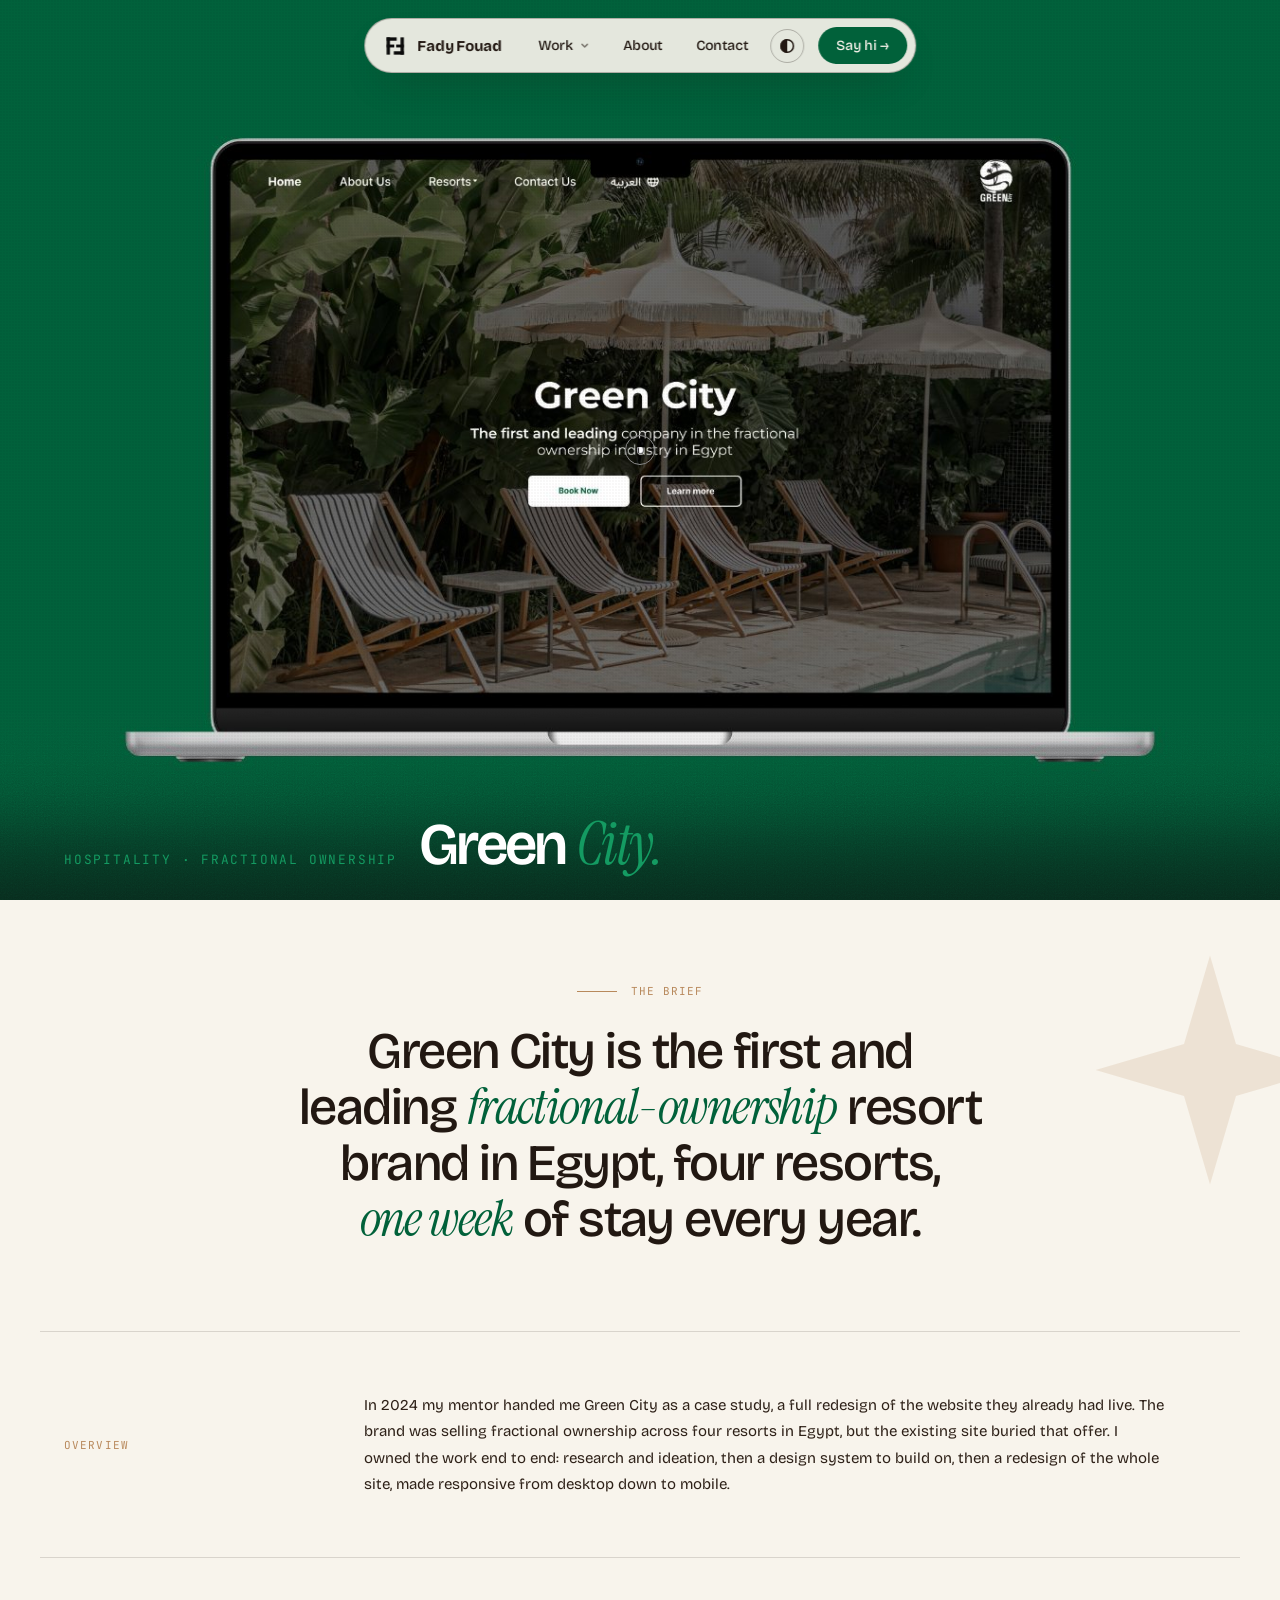
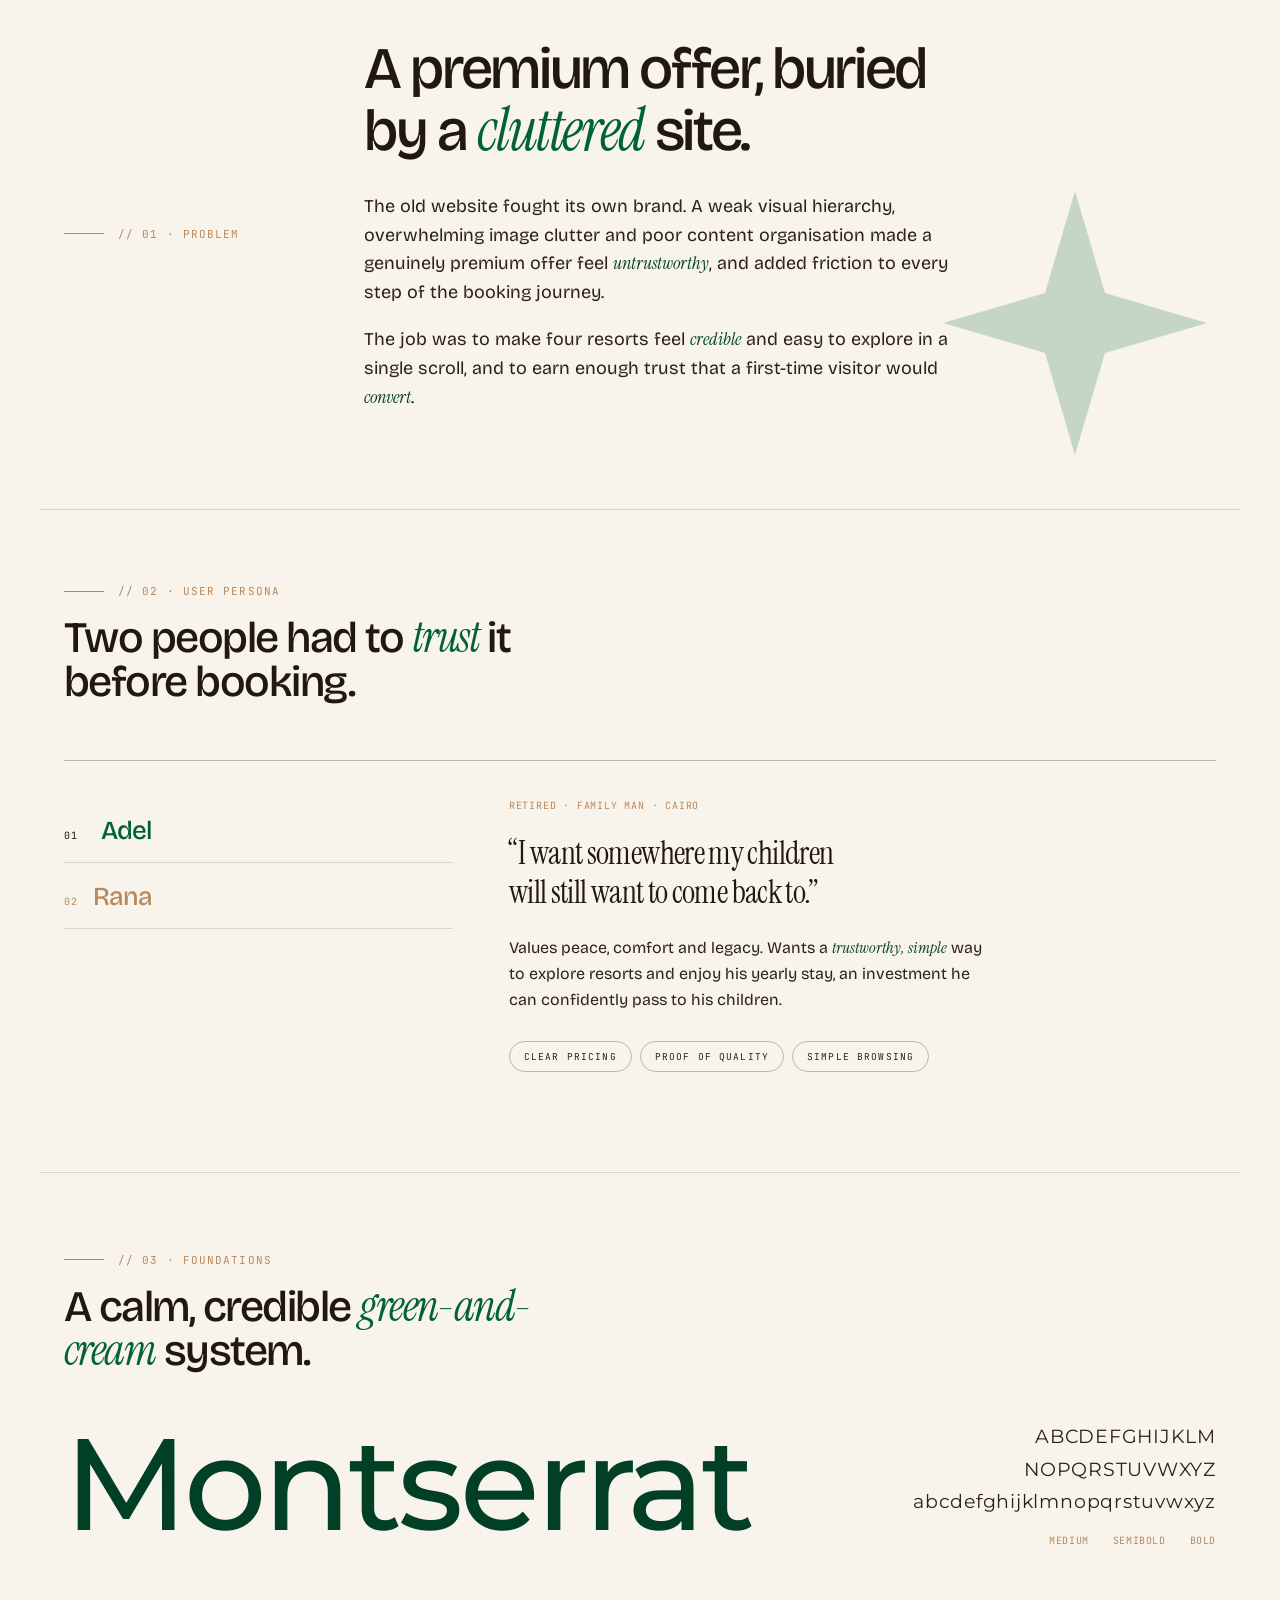
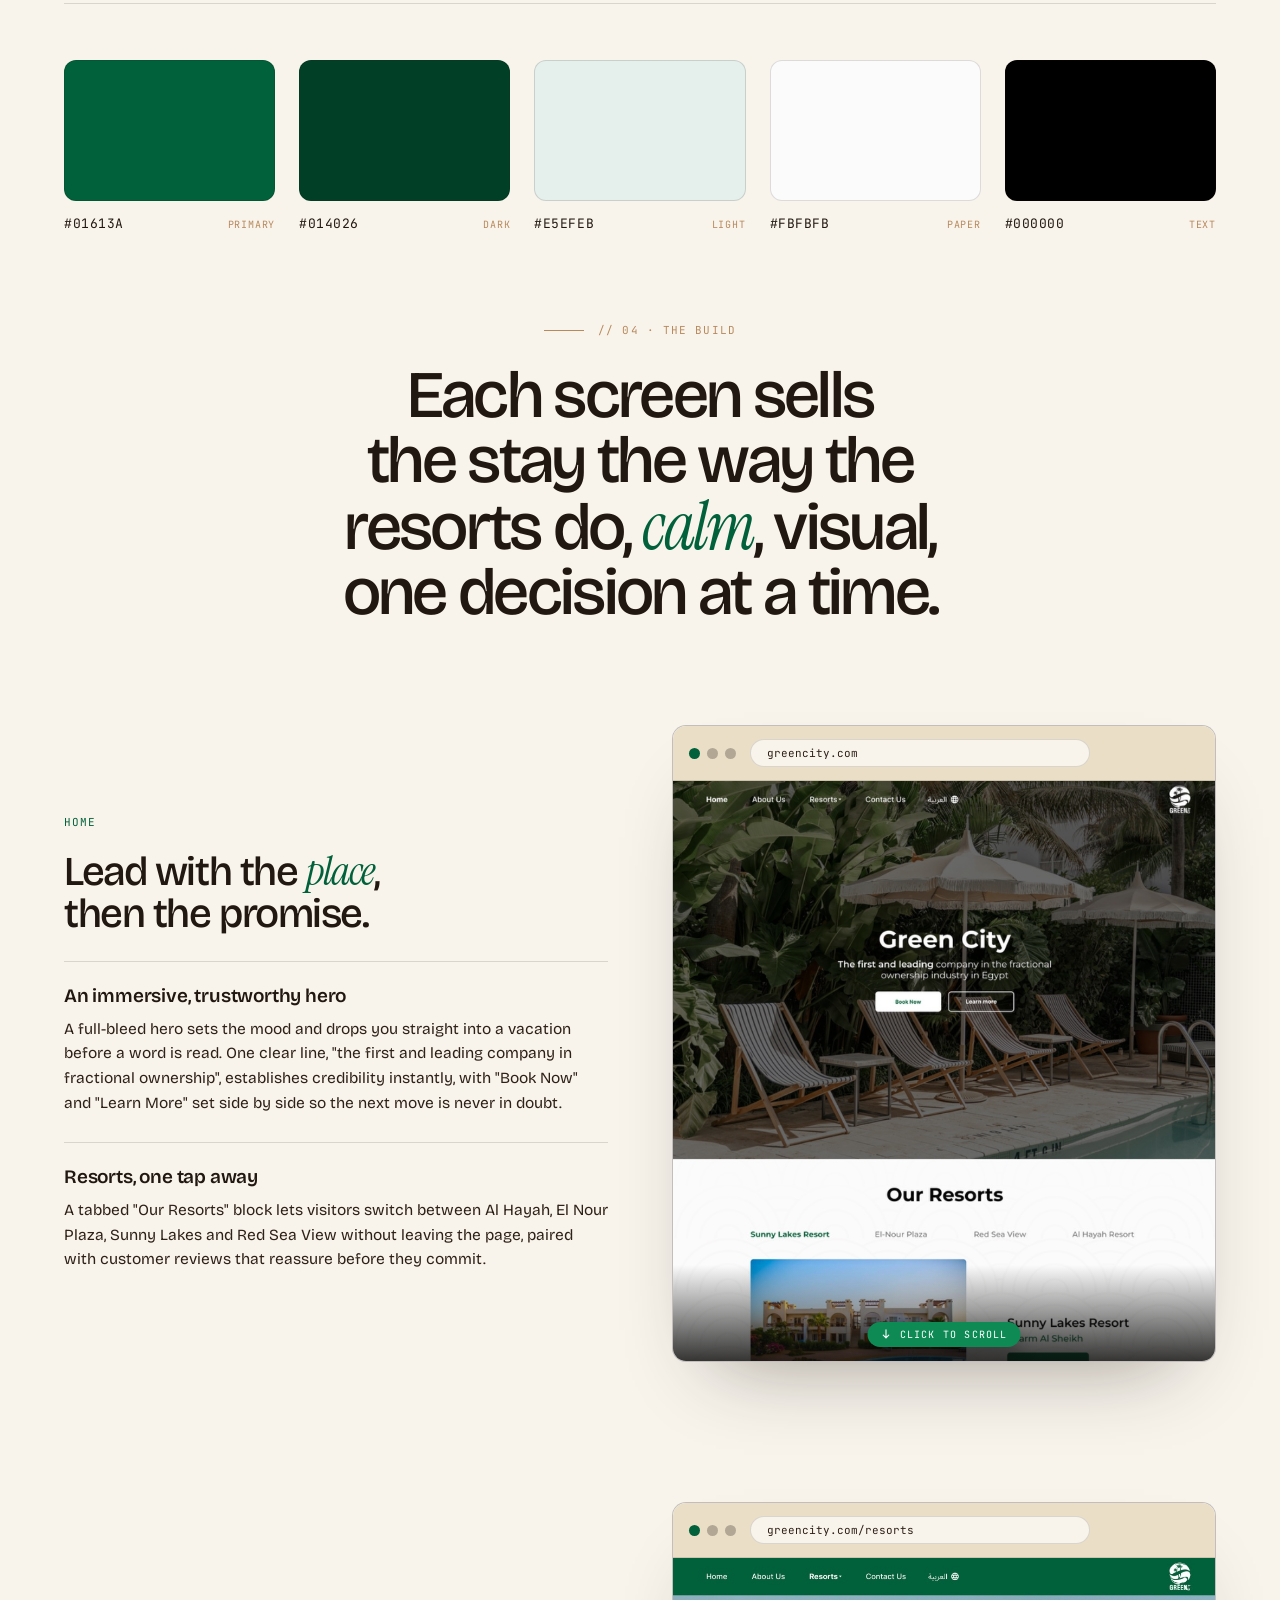
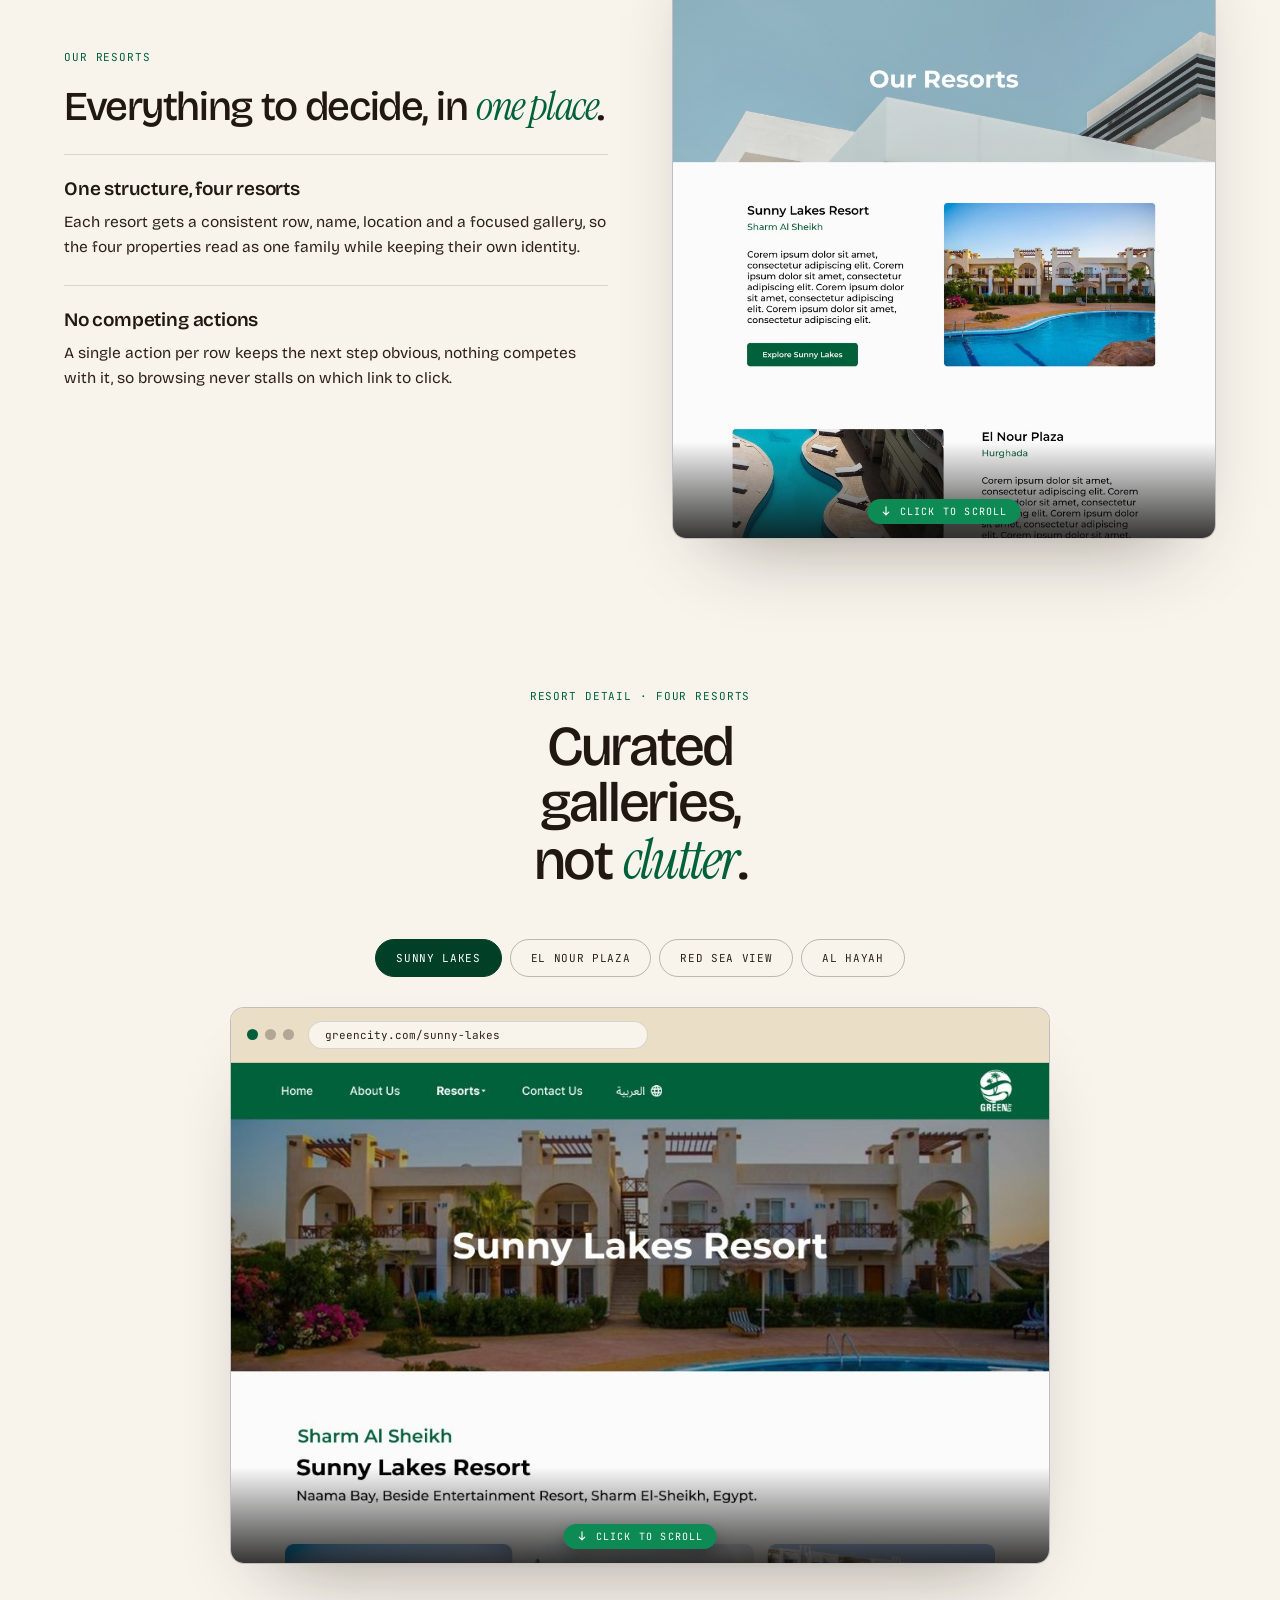
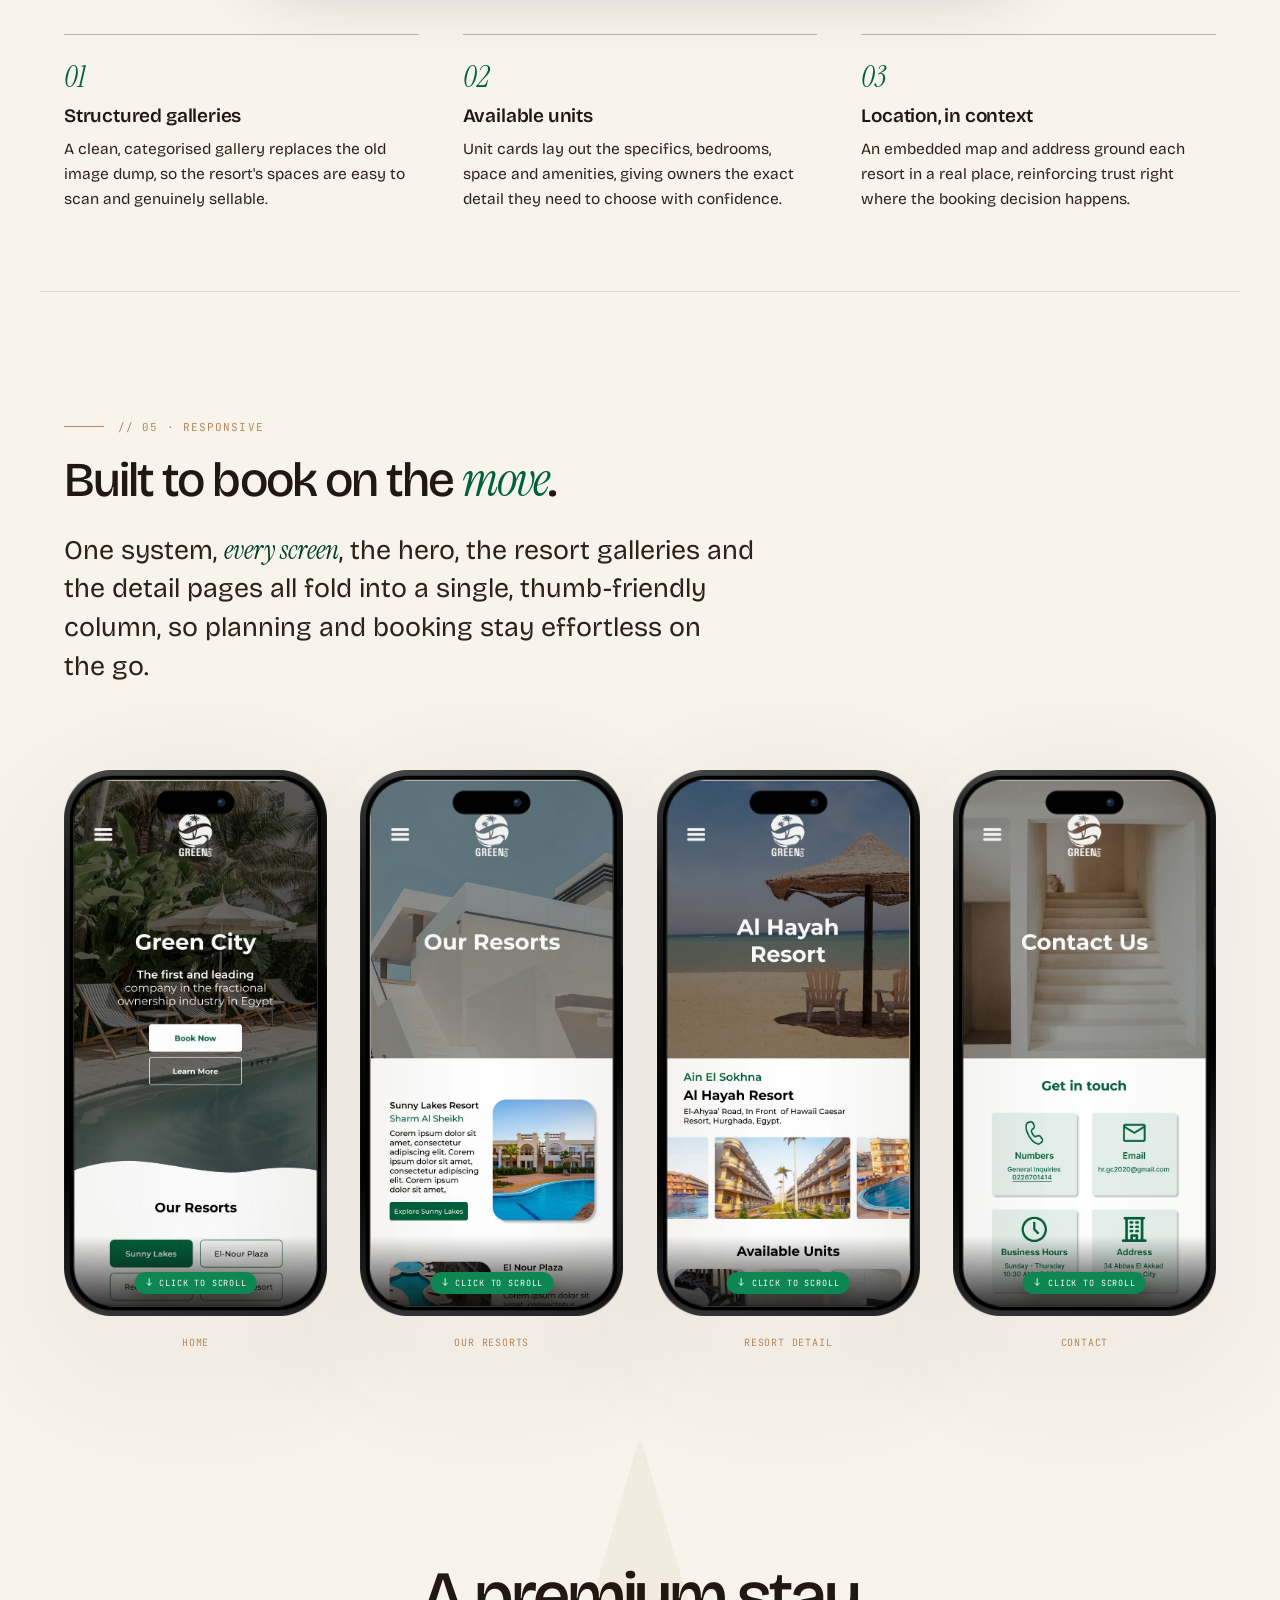
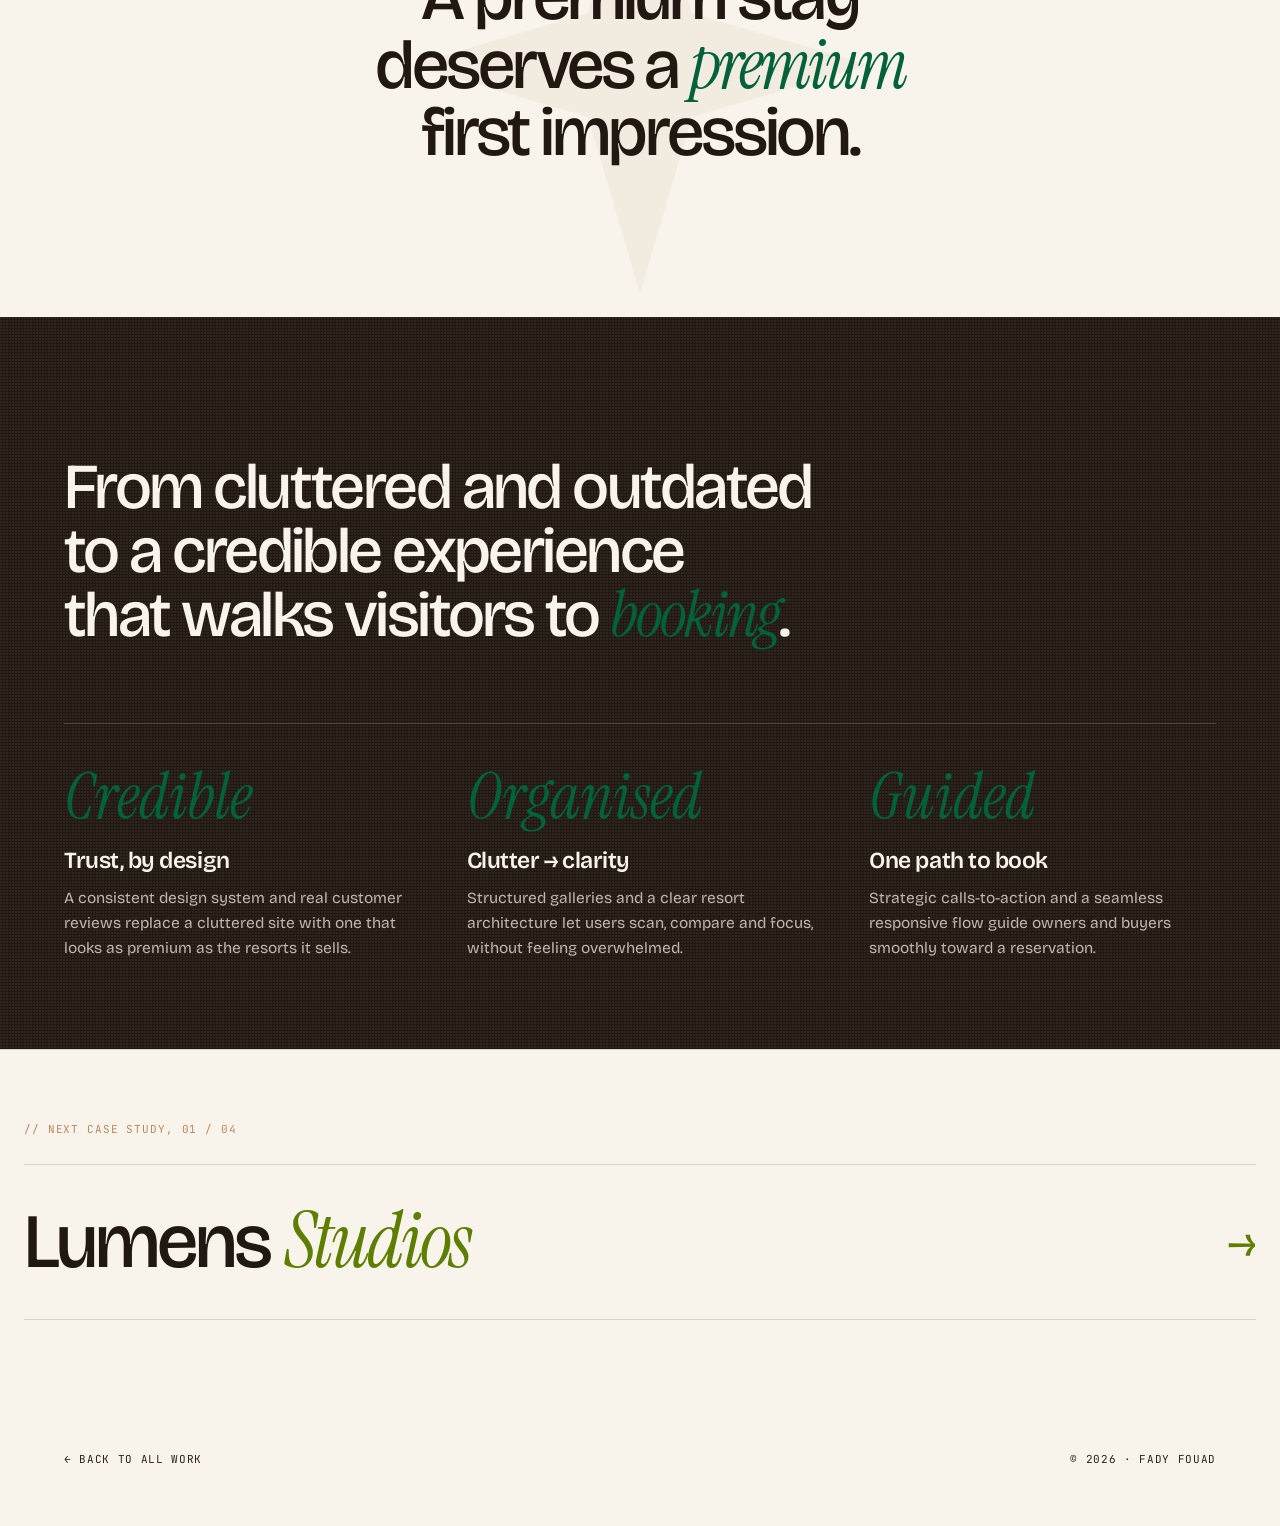
<file: docs 2/case-studies/green-city.html>
<!doctype html>
<html lang="en">
<head>
<meta charset="utf-8" />
<meta name="viewport" content="width=device-width, initial-scale=1" />
<title>Green City · Case Study · Fady Fouad</title>
<link rel="preconnect" href="https://fonts.googleapis.com">
<link rel="preconnect" href="https://fonts.gstatic.com" crossorigin>
<link href="https://fonts.googleapis.com/css2?family=Bricolage+Grotesque:opsz,wght@12..96,300;12..96,400;12..96,500;12..96,600;12..96,700&family=Instrument+Serif:ital@0;1&family=JetBrains+Mono:wght@400;500&family=Montserrat:wght@400;500;600;700&display=swap" rel="stylesheet">
<style>
  :root {
    --cream: #F8F4EC;
    --cream-2: #EADFC6;
    --sand: #DBC79E;
    --clay: #B8895C;
    --espresso: #221812;
    --espresso-soft: #2E2118;
    /* portfolio accent role, Green City brand green */
    --rust: #01613A;
    --rust-deep: #014026;
    --line: rgba(34, 24, 18, 0.14);
    --line-strong: rgba(34, 24, 18, 0.28);
    /* product palette (lives inside the screens) */
    --ink: #014026;
    --ink-2: #01613A;
    --wash: #E5EFEB;
  }
  * { box-sizing: border-box; margin: 0; padding: 0; }
  html { scroll-behavior: smooth; }
  html, body { background: var(--cream); color: var(--espresso); }
  body {
    font-family: 'Bricolage Grotesque', system-ui, sans-serif;
    -webkit-font-smoothing: antialiased;
    overflow-x: hidden;
    cursor: none;
  }
  body::before {
    content: ""; position: fixed; inset: 0; pointer-events: none;
    background-image: radial-gradient(circle at 1px 1px, rgba(34,24,18,0.05) 1px, transparent 0);
    background-size: 3px 3px;
    mix-blend-mode: multiply; z-index: 1; opacity: 0.55;
  }
  a { color: inherit; text-decoration: none; }
  a, button { cursor: none; }
  img { display: block; }

  /* cursor */
  .cursor {
    position: fixed; top: 0; left: 0;
    width: 22px; height: 22px;
    border-radius: 999px;
    background: transparent;
    border: 1.5px solid var(--espresso);
    pointer-events: none; z-index: 9999;
    transform: translate(-50%, -50%);
    transition: width 0.25s, height 0.25s, background 0.25s, border-color 0.25s;
    mix-blend-mode: difference;
  }
  .cursor.is-hover { width: 64px; height: 64px; background: var(--cream); border-color: var(--cream); }

  .wrap { max-width: 1480px; margin: 0 auto; padding: 0 56px; position: relative; z-index: 2; }

  /* leaf/sun motif */
  .motif { position: absolute; pointer-events: none; color: var(--clay); opacity: 0.16; z-index: 0; }
  .motif svg { width: 100%; height: 100%; display: block; }
  @media (min-width: 1200px) { .feature .motif--problem { right: -45px; } }
  @media (min-width: 1500px) { .feature .motif--problem { right: -73px; } }
  @keyframes mspin { to { transform: rotate(360deg); } }
  @keyframes mfloat { 0%,100% { transform: translateY(0); } 50% { transform: translateY(-22px); } }

  /* reveal */
  .rv { opacity: 0; transform: translateY(26px); transition: opacity 0.9s cubic-bezier(.2,.8,.2,1), transform 0.9s cubic-bezier(.2,.8,.2,1); }
  .rv.in { opacity: 1; transform: none; }
  .rv.d1 { transition-delay: 0.08s; } .rv.d2 { transition-delay: 0.16s; } .rv.d3 { transition-delay: 0.24s; }

  /* NAV, floating pill (shared across the whole site) */
  nav.top {
    position: fixed; top: 18px; left: 50%; transform: translateX(-50%);
    display: flex; align-items: center; gap: 6px; z-index: 100;
    background: rgba(248,244,236,0.92);
    border: 1px solid var(--line-strong, rgba(34,24,18,0.28)); border-radius: 999px;
    padding: 8px 8px 8px 18px;
    box-shadow: 0 18px 40px -20px rgba(34,24,18,0.45);
    backdrop-filter: blur(10px); -webkit-backdrop-filter: blur(10px);
    color: var(--espresso); white-space: nowrap;
    font-family: 'Bricolage Grotesque', system-ui, sans-serif; font-size: 14px; letter-spacing: 0; text-transform: none;
  }
  nav.top .brand { display: inline-flex; align-items: center; gap: 10px; margin-right: 14px; font-weight: 600; letter-spacing: -0.01em; font-size: 15px; }
  nav.top .brand .ff-mark { width: 24px; height: 24px; display: inline-grid; place-items: center; color: #0B0B0B; }
  nav.top .brand .ff-mark svg { width: 100%; height: 100%; }
  nav.top ul { display: flex; gap: 2px; list-style: none; }
  nav.top ul a { display: inline-block; font-size: 14px; font-weight: 500; padding: 9px 16px; border-radius: 999px; transition: background 0.25s, color 0.25s; }
  nav.top ul a:hover { background: rgba(34,24,18,0.06); color: var(--espresso); }
  nav.top .right { display: flex; align-items: center; gap: 6px; }
  nav.top .nav-cta { display: inline-flex; align-items: center; gap: 8px; background: var(--rust); color: var(--cream); font-weight: 500; font-size: 14px; padding: 10px 18px; border-radius: 999px; margin-left: 8px; transition: background 0.3s; }
  nav.top .nav-cta:hover { background: var(--rust-deep, var(--rust)); color: var(--cream); }
  .nav-progress { position: fixed; top: 0; left: 0; right: 0; height: 2px; background: var(--rust); transform-origin: left; transform: scaleX(0); transition: transform 0.1s linear; z-index: 101; }
  .cs-crumb {
    position: fixed; top: 24px; left: 24px; z-index: 100;
    display: inline-flex; align-items: center; gap: 11px;
    background: rgba(248,244,236,0.92); border: 1px solid var(--line-strong, rgba(34,24,18,0.28));
    border-radius: 999px; padding: 6px 16px 6px 6px;
    box-shadow: 0 18px 40px -22px rgba(34,24,18,0.45);
    backdrop-filter: blur(10px); -webkit-backdrop-filter: blur(10px);
    font-family: 'JetBrains Mono', monospace; font-size: 11px; letter-spacing: 0.04em; text-transform: uppercase; color: var(--espresso);
  }
  .cs-crumb .cb-back { width: 28px; height: 28px; flex: none; display: grid; place-items: center; border-radius: 999px; background: var(--rust); color: #fff; font-size: 14px; line-height: 1; transition: transform 0.3s; }
  .cs-crumb:hover .cb-back { transform: translateX(-2px); }
  @media (max-width: 1180px) { .cs-crumb .cb-name { display: none; } }
  .cs-crumb .cb-idx { color: var(--clay); }
  .cs-crumb .cb-name { color: var(--espresso); font-weight: 500; }
  .nav-burger { display: none; width: 40px; height: 40px; border: 1px solid var(--line-strong, rgba(34,24,18,0.28)); border-radius: 999px; background: transparent; color: inherit; align-items: center; justify-content: center; position: relative; }
  .nav-burger svg { width: 17px; height: 17px; position: absolute; transition: opacity .3s, transform .35s cubic-bezier(.2,.8,.2,1); }
  .nav-burger .ic-close { opacity: 0; transform: rotate(-90deg) scale(.6); }
  .nav-burger.is-open .ic-menu { opacity: 0; transform: rotate(90deg) scale(.6); }
  .nav-burger.is-open .ic-close { opacity: 1; transform: none; }
  .mobile-menu { position: fixed; inset: 0; z-index: 95; background: var(--cream); display: flex; flex-direction: column; justify-content: center; padding: 0 34px; opacity: 0; visibility: hidden; transform: translateY(-10px); transition: opacity .42s ease, transform .42s ease, visibility .42s; }
  @media (min-width: 881px) { .mobile-menu { display: none; } }
  .mobile-menu.open { opacity: 1; visibility: visible; transform: none; }
  .mobile-menu ul { list-style: none; display: flex; flex-direction: column; gap: 4px; }
  .mobile-menu a { font-family: 'Instrument Serif', serif; font-size: clamp(46px, 14vw, 76px); line-height: 1.04; letter-spacing: -0.02em; color: var(--espresso); display: flex; align-items: baseline; gap: 14px; padding: 8px 0; }
  .mobile-menu a .idx { font-family: 'JetBrains Mono', monospace; font-size: 12px; color: var(--rust); letter-spacing: 0.06em; }
  .mobile-menu-foot { position: absolute; left: 34px; bottom: 40px; font-family: 'JetBrains Mono', monospace; font-size: 11px; color: var(--clay); }

  /* eyebrow / labels */
  .eyebrow {
    font-family: 'JetBrains Mono', monospace;
    font-size: 11px; letter-spacing: 0.1em; text-transform: uppercase;
    color: var(--clay); display: inline-flex; align-items: center; gap: 14px;
  }
  .eyebrow::before { content: ""; width: 40px; height: 1px; background: var(--clay); }
  .overview > .eyebrow::before { display: none; }
  .overview > .eyebrow { gap: 0; }
  .serif { font-family: 'Instrument Serif', serif; font-style: italic; font-weight: 400; }

  /* ===================== HERO ===================== */
  .hero { position: relative; padding-top: 140px; overflow: hidden; }
  .hero .meta {
    display: flex; flex-wrap: wrap; gap: 14px 34px;
    font-family: 'JetBrains Mono', monospace;
    font-size: 11px; letter-spacing: 0.06em; text-transform: uppercase;
    color: var(--espresso-soft);
    padding-bottom: 30px; border-bottom: 1px solid var(--line);
  }
  .hero .meta span b { color: var(--clay); font-weight: 500; margin-right: 9px; }
  .hero h1 {
    font-size: clamp(64px, 13vw, 230px);
    font-weight: 500; letter-spacing: -0.05em; line-height: 0.9;
    margin: 46px 0 0;
  }
  .hero h1 em { font-family: 'Instrument Serif', serif; font-style: italic; font-weight: 400; color: var(--rust); }
  .hero-row { display: grid; grid-template-columns: 1.5fr 1fr; gap: 50px; align-items: end; margin-top: 30px; }
  .hero .lede { font-size: clamp(19px, 2vw, 26px); line-height: 1.42; color: var(--espresso-soft); max-width: 40ch; }
  .hero .lede em { font-family: 'Instrument Serif', serif; font-style: italic; color: var(--rust-deep); }
  .hero .scrollcue {
    justify-self: end; align-self: end;
    font-family: 'JetBrains Mono', monospace; font-size: 10px; letter-spacing: 0.14em;
    text-transform: uppercase; color: var(--clay);
    display: flex; align-items: center; gap: 12px;
  }
  .hero .scrollcue .ar { width: 30px; height: 30px; border: 1px solid var(--line-strong); border-radius: 99px; display: grid; place-items: center; animation: bob 2s infinite; }
  @keyframes bob { 0%,100% { transform: translateY(0); } 50% { transform: translateY(5px); } }

  .hero-stage {
    margin-top: 56px;
    background: var(--wash);
    border: 1px solid var(--line);
    border-radius: 16px;
    position: relative;
    overflow: hidden;
    isolation: isolate;
  }
  .hero-stage img { width: 100%; height: auto; }
  .hero-stage .tagpill {
    position: absolute; left: 22px; bottom: 22px;
    font-family: 'JetBrains Mono', monospace; font-size: 10px; letter-spacing: 0.08em; text-transform: uppercase;
    background: var(--ink); color: #fff; padding: 8px 14px; border-radius: 99px;
  }

  /* ===================== STATEMENT ===================== */
  .statement { padding: 84px 0; position: relative; overflow: hidden; }
  .statement p {
    font-size: clamp(28px, 4vw, 60px);
    font-weight: 400; letter-spacing: -0.03em; line-height: 1.08;
    max-width: 22ch; margin: 26px auto 0; text-align: center; text-wrap: balance;
  }
  .statement .statement-sub {
    font-size: clamp(16px, 1.5vw, 20px); font-weight: 400; letter-spacing: 0; line-height: 1.6;
    max-width: 56ch; margin: 28px auto 0; color: var(--espresso-soft);
  }
  .statement p em { font-family: 'Instrument Serif', serif; font-style: italic; color: var(--rust); }
  .statement .eyebrow { justify-content: center; }
  .statement .eyebrow-wrap { display: flex; justify-content: center; }

  /* ===================== OVERVIEW ===================== */
  .overview { padding-block: 60px; border-top: 1px solid var(--line); border-bottom: 1px solid var(--line); display: grid; grid-template-columns: 240px 1fr; gap: 60px; }
  .overview .ov-body p { font-size: 15px; line-height: 1.75; color: var(--espresso-soft); max-width: 80ch; }
  .overview .ov-body p strong { font-weight: 500; color: var(--espresso); }

  /* ===================== FEATURE TEXT BLOCK ===================== */
  .feature { max-width: var(--page-max, 1480px); margin: 0 auto; padding: 80px var(--page-gutter, 56px); position: relative; display: grid; grid-template-columns: 240px 1fr; gap: 60px; overflow: hidden; }
  .feature .body { max-width: 60ch; position: relative; z-index: 2; }
  .feature .body h3 { font-size: clamp(34px, 4.6vw, 72px); font-weight: 500; letter-spacing: -0.04em; line-height: 1.05; margin-bottom: 30px; text-wrap: balance; }
  @media (max-width: 640px) { .feature .body h3 br { display: none; } }
  .feature .body h3 em { font-family: 'Instrument Serif', serif; font-style: italic; color: var(--rust); }
  .feature .body p { font-size: 18px; line-height: 1.6; color: var(--espresso-soft); margin-bottom: 18px; max-width: 56ch; }
  .feature .body p em { font-family: 'Instrument Serif', serif; font-style: italic; color: var(--rust-deep); }

  /* ===================== PERSONAS ===================== */
  .personas { padding-block: 74px; border-top: 1px solid var(--line); }
  .personas .sec-head, .ds .sec-head { flex-direction: column; align-items: flex-start; gap: 18px; }
  .sec-head { display: flex; justify-content: space-between; align-items: flex-end; gap: 30px; margin-bottom: 56px; }
  .sec-head h2 { font-size: clamp(30px, 3.4vw, 50px); font-weight: 500; letter-spacing: -0.035em; line-height: 1; max-width: 18ch; }
  .sec-head h2 em { font-family: 'Instrument Serif', serif; font-style: italic; color: var(--rust); }
  .persona-grid { display: grid; grid-template-columns: 1fr 1fr; gap: 0 60px; }
  .persona {
    position: relative;
    padding: 40px 0 34px; overflow: hidden;
    border-top: 1.5px solid var(--line-strong);
    transition: transform 0.5s cubic-bezier(.2,.8,.2,1);
  }
  .persona::before {
    content: ""; position: absolute; top: -1.5px; left: 0; right: 0; height: 1.5px;
    background: var(--rust); transform: scaleX(0); transform-origin: left;
    transition: transform 0.55s cubic-bezier(.2,.8,.2,1);
  }
  .persona:hover { transform: translateY(-3px); }
  .persona:hover::before { transform: scaleX(1); }
  .persona .idx {
    display: block;
    font-family: 'JetBrains Mono', monospace; font-style: normal;
    font-size: 11px; letter-spacing: 0.16em; color: var(--rust); opacity: 1;
    margin-bottom: 20px;
  }
  .persona .phead { display: block; }
  .persona .mono { display: none; }
  .persona h4 { font-size: 30px; font-weight: 600; letter-spacing: -0.025em; line-height: 1.02; }
  .persona .role { font-family: 'JetBrains Mono', monospace; font-size: 10px; letter-spacing: 0.08em; text-transform: uppercase; color: var(--clay); margin-top: 10px; }

  .persona .brief {
    margin-top: 22px; padding-top: 20px; border-top: 1px solid var(--line);
    font-size: 15.5px; line-height: 1.6; color: var(--espresso-soft);
  }
  .persona .brief em { font-family: 'Instrument Serif', serif; font-style: italic; color: var(--rust-deep); }


  /* --- personas: tabbed switcher --- */
  .g-wrap { display: grid; grid-template-columns: minmax(220px, .55fr) 1fr; gap: 56px; border-top: 1px solid var(--line-strong); padding-top: 38px; }
  .g-tabs { display: flex; flex-direction: column; gap: 2px; }
  .g-tab { text-align: left; background: none; border: 0; cursor: pointer; font-family: inherit; padding: 16px 0; border-bottom: 1px solid var(--line); display: flex; align-items: baseline; gap: 14px; color: var(--clay); transition: color .35s; }
  .g-tab .n { font-family: 'JetBrains Mono', monospace; font-size: 10px; letter-spacing: 0.14em; }
  .g-tab b { font-size: 26px; font-weight: 500; letter-spacing: -0.03em; transition: transform .4s cubic-bezier(.2,.8,.2,1); }
  .g-tab[aria-selected="true"] { color: var(--espresso); }
  .g-tab[aria-selected="true"] b { transform: translateX(8px); color: var(--rust); }
  .g-panel { min-height: 230px; }
  .g-panel[hidden] { display: none; }
  .g-panel .role { font-family: 'JetBrains Mono', monospace; font-size: 10px; letter-spacing: 0.08em; text-transform: uppercase; color: var(--clay); margin-bottom: 22px; }
  .g-panel .q { font-family: 'Instrument Serif', serif; font-size: clamp(24px, 2.5vw, 38px); line-height: 1.2; letter-spacing: -0.02em; max-width: 22ch; }
  .g-panel .brief { margin-top: 24px; font-size: 16px; line-height: 1.62; color: var(--espresso-soft); max-width: 48ch; }
  .g-panel .brief em { font-family: 'Instrument Serif', serif; font-style: italic; color: var(--rust-deep); }
  .g-panel .chips { display: flex; flex-wrap: wrap; gap: 8px; margin-top: 28px; }
  .g-panel .chips span { font-family: 'JetBrains Mono', monospace; font-size: 9.5px; letter-spacing: 0.12em; text-transform: uppercase; border: 1px solid var(--line-strong); border-radius: 999px; padding: 8px 14px; color: var(--espresso-soft); }
  .g-fade { animation: gfade .5s cubic-bezier(.2,.8,.2,1); }
  @keyframes gfade { from { opacity: 0; transform: translateY(10px); } to { opacity: 1; transform: none; } }
  @media (max-width: 880px) { .g-wrap { grid-template-columns: 1fr; gap: 28px; padding-top: 26px; } .g-tab b { font-size: 22px; } }

  /* ===================== DESIGN SYSTEM ===================== */
  .ds { padding: 80px 0 0; border-top: 1px solid var(--line); }
  .ds-type { display: grid; grid-template-columns: 1fr auto; gap: 50px; align-items: center; padding-bottom: 56px; border-bottom: 1px solid var(--line); }
  .ds-poppins { font-family: 'Montserrat', sans-serif; font-weight: 700; font-size: clamp(64px, 12vw, 200px); line-height: 0.9; letter-spacing: -0.03em; color: var(--ink); }
  .ds-specimen { font-family: 'Montserrat', sans-serif; text-align: right; color: var(--espresso-soft); }
  .ds-specimen .a { font-size: clamp(15px, 1.5vw, 22px); letter-spacing: 0.04em; line-height: 1.7; }
  .ds-specimen .w { display: flex; gap: 24px; justify-content: flex-end; margin-top: 16px; font-family: 'JetBrains Mono', monospace; font-size: 10px; letter-spacing: 0.06em; text-transform: uppercase; color: var(--clay); }
  .ds-swatches { display: grid; grid-template-columns: repeat(5, 1fr); gap: 24px; margin-top: 56px; }
  .swatch .chip { aspect-ratio: 1.5 / 1; border-radius: 12px; border: 1px solid var(--line); }
  .swatch .meta { display: flex; justify-content: space-between; align-items: baseline; margin-top: 14px; font-family: 'JetBrains Mono', monospace; }
  .swatch .meta .hex { font-size: 13px; letter-spacing: 0.04em; }
  .swatch .meta .nm { font-size: 10px; text-transform: uppercase; letter-spacing: 0.08em; color: var(--clay); }

  /* ===================== SHOWCASE ===================== */
  .build-intro { padding-block: 84px 30px; text-align: center; }
  .build-intro .eyebrow { justify-content: center; }
  .build-intro h2 { font-size: clamp(36px, 5.2vw, 92px); font-weight: 500; letter-spacing: -0.04em; line-height: 0.98; margin-top: 26px; text-wrap: balance; max-width: 18ch; margin-inline: auto; }
  .build-intro h2 em { font-family: 'Instrument Serif', serif; font-style: italic; color: var(--rust); }

  .show { padding-block: 70px; display: grid; grid-template-columns: 1fr 1fr; gap: 64px; align-items: center; }
  .show { direction: rtl; } .show > * { direction: ltr; }
  .show-copy .scr-label { font-family: 'JetBrains Mono', monospace; font-size: 11px; letter-spacing: 0.08em; text-transform: uppercase; color: var(--rust); margin-bottom: 22px; display: flex; align-items: center; gap: 12px; }
  .show-copy h3 { font-size: clamp(28px, 3.2vw, 46px); font-weight: 500; letter-spacing: -0.035em; line-height: 1.02; margin-bottom: 26px; text-wrap: balance; }
  .show-copy h3 em { font-family: 'Instrument Serif', serif; font-style: italic; color: var(--rust); }
  .chips { display: flex; gap: 8px; flex-wrap: wrap; margin: -6px 0 26px; }
  .chips span { font-family: 'JetBrains Mono', monospace; font-size: 10px; letter-spacing: 0.08em; text-transform: uppercase; padding: 8px 13px; border: 1px solid var(--line-strong); border-radius: 99px; color: var(--espresso-soft); }
  .ann { margin-top: 26px; padding-top: 22px; border-top: 1px solid var(--line); }
  .ann h4 { font-size: 19px; font-weight: 600; letter-spacing: -0.01em; margin-bottom: 10px; }
  .ann p { font-size: 15.5px; line-height: 1.6; color: var(--espresso-soft); }

  /* browser window */
  .bw { border: 1px solid var(--line-strong); border-radius: 14px; overflow: hidden; background: #fff; box-shadow: 0 40px 80px -44px rgba(34,24,18,0.45); }
  .bw-bar { display: flex; align-items: center; gap: 14px; padding: 13px 16px; background: var(--cream-2); border-bottom: 1px solid var(--line); }
  .bw-dots { display: flex; gap: 7px; }
  .bw-dots i { width: 11px; height: 11px; border-radius: 99px; background: var(--line-strong); }
  .bw-dots i:nth-child(1) { background: var(--rust); }
  .bw-url { font-family: 'JetBrains Mono', monospace; font-size: 11px; color: var(--espresso-soft); background: var(--cream); border: 1px solid var(--line); padding: 6px 16px; border-radius: 99px; flex: 1; max-width: 340px; }
  .bw-hint { margin-left: auto; font-family: 'JetBrains Mono', monospace; font-size: 10px; letter-spacing: 0.06em; text-transform: uppercase; color: var(--clay); display: flex; align-items: center; gap: 7px; }
  .bw-hint::after { content: "↓"; }
  .bw-view { position: relative; height: 580px; overflow: hidden; }
  .bw-view img { width: 100%; transition: transform 9s cubic-bezier(.33,0,.15,1); }
  .bw:hover .bw-view img { transform: translateY(calc(-100% + 580px)); }
  .bw-view::after { content: ""; position: absolute; left: 0; right: 0; bottom: 0; height: 60px; background: linear-gradient(transparent, rgba(34,24,18,0.05)); pointer-events: none; opacity: 1; transition: opacity 0.4s; }
  .bw:hover .bw-view::after { opacity: 0; }

  /* resort switcher */
  .resort-switch { display: flex; gap: 8px; flex-wrap: wrap; justify-content: center; margin: 0 auto 30px; }
  .resort-switch button { font-family: 'JetBrains Mono', monospace; font-size: 11px; letter-spacing: 0.06em; text-transform: uppercase; padding: 11px 20px; border: 1px solid var(--line-strong); border-radius: 99px; background: transparent; color: var(--espresso-soft); transition: background .3s, color .3s, border-color .3s, transform .3s; }
  .resort-switch button:hover { transform: translateY(-2px); border-color: var(--ink); }
  .resort-switch button.on { background: var(--ink); color: #fff; border-color: var(--ink); }

  /* resort-detail device: smaller, centered */
  .device-band .bw { max-width: 820px; margin: 0 auto; }
  .device-band .bw-view { height: 500px; }
  .device-band .bw:hover .bw-view img { transform: translateY(calc(-100% + 500px)); }

  /* ===================== DEVICE BAND ===================== */
  .device-band { padding-block: 80px; }
  .device-head { text-align: center; max-width: 24ch; margin: 0 auto 50px; }
  .device-head h3 { font-size: clamp(32px, 4.4vw, 68px); font-weight: 500; letter-spacing: -0.04em; line-height: 1.0; text-wrap: balance; }
  .device-head h3 em { font-family: 'Instrument Serif', serif; font-style: italic; color: var(--rust); }
  .ann-cols { display: grid; grid-template-columns: repeat(3, 1fr); gap: 44px; margin-top: 70px; }
  .ann-cols .ann { border-top: 1px solid var(--line-strong); margin-top: 0; }
  .ann-cols .num { font-family: 'Instrument Serif', serif; font-style: italic; font-size: 30px; color: var(--rust); display: block; margin-bottom: 8px; }

  /* ===================== MOBILE ===================== */
  /* ===================== RESPONSIVE (merged) ===================== */
  .responsive { padding-top: 120px; padding-bottom: 64px; border-top: 1px solid var(--line); }
  .resp-head { max-width: 720px; margin-bottom: 84px; }
  .resp-head h2 { font-size: clamp(32px, 3.8vw, 58px); font-weight: 500; letter-spacing: -0.04em; line-height: 1.0; margin: 22px 0 26px; text-wrap: balance; }
  .resp-head h2 em { font-family: 'Instrument Serif', serif; font-style: italic; color: var(--rust); }
  .resp-lede { font-size: clamp(20px, 2.1vw, 27px); line-height: 1.45; color: var(--espresso-soft); max-width: 50ch; text-wrap: pretty; }
  .resp-lede em { font-family: 'Instrument Serif', serif; font-style: italic; color: var(--rust-deep); }
  .phone-row { display: flex; gap: clamp(20px, 2.6vw, 46px); justify-content: center; align-items: flex-start; flex-wrap: nowrap; }
  .pf-item { display: flex; flex-direction: column; align-items: center; flex: 1 1 0; min-width: 0; max-width: 300px; }
  /* Real iPhone frame overlaid on the scrolling screen */
  .pf { position: relative; width: 100%; aspect-ratio: 1084 / 2249; }
  .pf-view {
    position: absolute; left: 3.875%; top: 1.867%; width: 92.251%; height: 96.265%;
    overflow: hidden; border-radius: 7.5%; background: #11130f; z-index: 1;
  }
  .pf-view img { display: block; width: 100%; transition: transform 10s cubic-bezier(.33,0,.15,1); }
  .pf:hover .pf-view img { transform: translateY(-55%); }
  .pf-frame {
    position: absolute; inset: 0; z-index: 2; pointer-events: none;
    background-image: url(../assets/gc/iphone-frame-black.png);
    background-size: 100% 100%; background-repeat: no-repeat;
    filter: drop-shadow(0 44px 60px rgba(34,24,18,0.4));
  }
  body.dark .pf-frame { filter: drop-shadow(0 44px 60px rgba(0,0,0,0.6)); }
  .pf-cap { text-align: center; font-family: 'JetBrains Mono', monospace; font-size: 10px; letter-spacing: 0.08em; text-transform: uppercase; color: var(--clay); margin-top: 20px; }

  /* ===================== CLOSER ===================== */
  .closer { min-height: 56vh; display: flex; align-items: center; justify-content: center; padding: 84px 0; position: relative; overflow: hidden; text-align: center; }
  .closer p { font-size: clamp(34px, 5.4vw, 96px); font-weight: 500; letter-spacing: -0.045em; line-height: 0.98; max-width: 16ch; margin: 0 auto; text-wrap: balance; position: relative; z-index: 2; }
  .closer p em { font-family: 'Instrument Serif', serif; font-style: italic; color: var(--rust); }

  /* ===================== OUTCOMES ===================== */
  .outcomes { background: var(--espresso); color: var(--cream); padding: 88px 0; position: relative; overflow: hidden; }
  .outcomes::before { content: ""; position: absolute; inset: 0; background-image: radial-gradient(circle at 1px 1px, rgba(248,244,236,0.06) 1px, transparent 0); background-size: 3px 3px; }
  .outcomes .wrap { position: relative; }
  .outcomes .eyebrow { color: var(--ink-2); }
  .outcomes .eyebrow::before { background: var(--ink-2); }
  .outcomes h2 { font-size: clamp(36px, 5vw, 80px); font-weight: 500; letter-spacing: -0.04em; line-height: 1.0; max-width: 20ch; margin: 28px 0 76px; text-wrap: balance; }
  .outcomes h2 em { font-family: 'Instrument Serif', serif; font-style: italic; color: var(--ink-2); }
  .out-grid { display: grid; grid-template-columns: repeat(3, 1fr); gap: 56px; padding-top: 44px; border-top: 1px solid rgba(248,244,236,0.18); }
  .out-grid .n { font-family: 'Instrument Serif', serif; font-style: italic; font-size: clamp(40px, 5vw, 76px); color: var(--ink-2); line-height: 0.9; margin-bottom: 22px; }
  .out-grid h5 { font-size: 23px; font-weight: 600; letter-spacing: -0.02em; margin-bottom: 12px; }
  .out-grid p { font-size: 15.5px; line-height: 1.6; color: rgba(248,244,236,0.72); }

  /* ===================== NEXT / FOOTER ===================== */
  .cs-next { padding-block: 72px; border-top: 1px solid var(--line); }
  .cs-next-eyebrow { font-family: 'JetBrains Mono', monospace; font-size: 11px; letter-spacing: 0.08em; text-transform: uppercase; color: var(--clay); margin-bottom: 28px; }
  .cs-next-link { display: flex; justify-content: space-between; align-items: center; gap: 40px; padding: 40px 0; border-top: 1px solid var(--line); border-bottom: 1px solid var(--line); transition: padding 0.4s cubic-bezier(.2,.8,.2,1); }
  .cs-next-link:hover { padding-left: 24px; padding-right: 24px; background: color-mix(in srgb, var(--proj) 14%, transparent); }
  .cs-next-link h3 { color: var(--espresso); font-size: clamp(40px, 6vw, 96px); font-weight: 500; letter-spacing: -0.04em; line-height: 0.95; transition: color 0.3s; }
  .cs-next-link:hover h3, .cs-next-link:hover h3 em { color: var(--proj-ink); }
  .cs-next-link h3 em { font-family: 'Instrument Serif', serif; font-style: italic; color: var(--proj-ink); }
  body.dark .cs-next-link h3 em { color: var(--proj); }
  .cs-next-link .arrow { font-size: 48px; color: var(--proj-ink); transition: transform 0.4s, color 0.3s; }
  body.dark .cs-next-link .arrow { color: var(--proj); }
  .cs-next-link:hover .arrow { transform: translateX(20px); color: var(--proj-ink); }

  .cs-foot { padding-block: 60px; display: flex; justify-content: space-between; font-family: 'JetBrains Mono', monospace; font-size: 11px; text-transform: uppercase; letter-spacing: 0.06em; color: var(--espresso-soft); }
  .cs-foot a { display: inline-block; padding: 10px 0; margin: -10px 0; }
  .cs-foot a:hover { color: var(--rust); }

  @media (hover: none) { .cursor { display: none; } body, a, button { cursor: auto; } }

  /* ===================== RESPONSIVE ===================== */
  @media (max-width: 1100px) {
    .wrap { padding: 0 40px; }
    .overview { grid-template-columns: 1fr; gap: 30px; }
    .feature { grid-template-columns: 1fr; gap: 24px; }
  }
  .gc-swipe-hint, .gc-swipe-dots { display: none; }
  @media (max-width: 880px) {
    nav.top { top: 10px; left: 12px; right: 12px; transform: none; justify-content: space-between; padding: 6px 8px 6px 14px; gap: 4px; }
    nav.top ul, nav.top .nav-cta { display: none; }
    nav.top .brand { margin-right: 0; }
    .nav-burger { display: flex; width: 44px; height: 44px; border-color: currentColor; }
    .theme-toggle { width: 44px; height: 44px; }
    .cs-crumb { display: none; }
    .cs-crumb { top: 12px; left: 12px; font-size: 10px; padding: 5px 13px 5px 5px; }
    .cs-crumb .cb-back { width: 26px; height: 26px; }
    .cs-crumb .cb-name { display: none; }
    .wrap { padding: 0 28px; }
    .hero { padding-top: 110px; }
    .hero-row { grid-template-columns: 1fr; gap: 28px; align-items: start; }
    .hero .scrollcue { display: none; }
    .statement { padding: 80px 0; }
    .overview { padding-block: 60px; }
    .feature { padding: 70px 28px; }
    .personas, .responsive { padding-block: 70px; }
    .ds { padding: 70px 0 0; }
    .sec-head { flex-direction: column; align-items: flex-start; gap: 14px; margin-bottom: 36px; }
    .persona-grid { grid-template-columns: 1fr; gap: 0; }
    .persona { padding: 30px 0 28px; }
    .ds-type { grid-template-columns: 1fr; gap: 22px; }
    .ds-specimen { text-align: left; } .ds-specimen .w { justify-content: flex-start; }
    .ds-swatches { grid-template-columns: 1fr 1fr; gap: 16px; }
    .build-intro { padding-block: 80px 10px; }
    .show { grid-template-columns: 1fr; gap: 24px; padding-block: 40px; direction: ltr; display: flex; flex-direction: column; }
    .show .bw { order: 3; }
    .show-copy { display: contents; }
    .show-copy .scr-label { order: 1; }
    .show-copy h3 { order: 2; margin-bottom: 0; }
    .show-copy .chips, .show-copy .ann { order: 4; }
    .show-copy .ann { margin-top: 0; }
    .resort-switch button { min-height: 44px; padding: 11px 18px; }
    .bw-view { height: 420px; } .bw:hover .bw-view img { transform: translateY(calc(-100% + 420px)); }
    .device-band { padding-block: 70px; }
    .ann-cols { grid-template-columns: 1fr; gap: 28px; }
    .resp-lede { margin-bottom: 26px; }
    .gc-swipe-hint { display: flex !important; align-items: center; gap: 8px; font-family: 'JetBrains Mono', monospace; font-size: 10px; letter-spacing: 0.08em; text-transform: uppercase; color: var(--espresso-soft); margin-bottom: 14px; }
    .gc-swipe-hint .sh-ar { animation: shnudge 1.6s ease-in-out infinite; }
    @keyframes shnudge { 0%,100% { transform: translateX(0); } 50% { transform: translateX(5px); } }
    .phone-row { flex-wrap: nowrap; justify-content: flex-start; align-items: flex-start; gap: 16px; overflow-x: auto; overflow-y: hidden; scroll-snap-type: x mandatory; -webkit-overflow-scrolling: touch; scrollbar-width: none; margin: 0; padding: 4px 0; max-width: 100%; }
    .phone-row::-webkit-scrollbar { display: none; }
    .pf-item { flex: 0 0 66%; max-width: none; scroll-snap-align: center; }
    .gc-swipe-dots { display: flex !important; justify-content: center; gap: 7px; margin-top: 18px; }
    .gc-swipe-dots i { width: 6px; height: 6px; border-radius: 99px; background: rgba(34,24,18,0.18); transition: background 0.3s, transform 0.3s; }
    .gc-swipe-dots i.on { background: var(--rust); transform: scale(1.35); }
    body.dark .gc-swipe-dots i { background: rgba(242,234,216,0.22); }
    html, body { overflow-x: clip; max-width: 100%; }
    html, body { overflow-x: clip; max-width: 100%; }
    .wrap, section, .show, .feature, .overview { max-width: 100%; }
    img, svg, video { max-width: 100%; }
    .responsive, .mobile, .phone-band { padding-bottom: 0; }
    .closer { padding: 108px 0; min-height: 62vh; display: grid; place-items: center; text-align: center; }
    .closer .wrap { width: 100%; }
    .closer p { max-width: 15ch; margin-inline: auto; font-size: clamp(38px, 10vw, 60px); }
    .outcomes { padding: 80px 0; }
    .out-grid { grid-template-columns: 1fr; gap: 40px; }
    .cs-next { padding-block: 60px; }
    .cs-foot { flex-direction: column; gap: 10px; padding-block: 36px; }
  }

  /* ====================== THEME TOGGLE ====================== */
  .nright { display: flex; align-items: center; gap: 16px; }
  .theme-toggle {
    -webkit-appearance: none; appearance: none;
    background: transparent; border: 1px solid var(--line-strong);
    color: inherit; width: 34px; height: 34px; border-radius: 99px;
    display: inline-grid; place-items: center; cursor: none;
    position: relative; overflow: hidden; flex: none;
    transition: background 0.35s, border-color 0.35s, color 0.35s;
  }
  .theme-toggle:hover { background: var(--espresso); border-color: var(--espresso); color: var(--cream); }
  .theme-toggle .d { width: 14px; height: 14px; border-radius: 99px; background: linear-gradient(90deg, currentColor 50%, transparent 50%); box-shadow: inset 0 0 0 1.5px currentColor; transition: transform 0.5s cubic-bezier(.2,.8,.2,1); }
  body.dark .theme-toggle .d { transform: rotate(180deg); }
  @media (max-width: 880px) { .theme-toggle { width: 32px; height: 32px; } .nright { gap: 10px; } .tagpill, .persona .role, .swatch .meta .nm, .chips span, .bw-hint, .pf-cap { font-size: 11px; } }

  /* ====================== DARK MODE ====================== */
  body.dark {
    --cream:        #000000;
    --cream-2:      #121212;
    --sand:         #242424;
    --clay:         #C49870;
    --espresso:     #F2EAD8;
    --espresso-soft:#CFC7B8;
    --line:         rgba(242, 234, 216, 0.10);
    --line-strong:  rgba(242, 234, 216, 0.22);
    background-color: #000000 !important;
    color: var(--espresso);
  }
  body.dark::before {
    background-image: radial-gradient(circle at 1px 1px, rgba(242,234,216,0.05) 1px, transparent 0);
    mix-blend-mode: screen; opacity: 0.5;
  }
  body.dark nav.top { background: rgba(20,18,16,0.92); border-color: var(--line-strong, rgba(242,234,216,0.22)); }
  body.dark nav.top ul a:hover { background: rgba(242,234,216,0.09); color: var(--espresso); }
  body.dark .cs-crumb { background: rgba(20,18,16,0.92); border-color: var(--line-strong, rgba(242,234,216,0.22)); }
  body.dark .mobile-menu { background: var(--cream); }
  /* Outcomes band in dark mode: deep forest-green panel, lifted off the near-black page */
  body.dark .outcomes { --espresso:#000000; --espresso-soft:#141414; --cream:#F4F1E8; --cream-2:#E7E0CE; --line:rgba(228,240,232,0.16); }
  /* Brand green is too dark for accent TEXT on the dark page, lift it.
     (--rust / --rust-deep are only used as text/decorative fills here, never
     as a fill behind white text, so lifting them is safe.) */
  body.dark { --rust:#02B16A; --rust-deep:#2ECB89; }
  body.dark .outcomes { --rust:#02B16A; --rust-deep:#2ECB89; }
  body.dark .ds-poppins { color: var(--espresso); }
</style>
<link rel="stylesheet" href="../assets/page-container.css" />
<link rel="stylesheet" href="../assets/screen-scroll.css" />
<style>:root{--ss-accent:#0E8A55;--ss-ink:#FFFFFF;--ss-fade-rgb:10,9,8}</style>
</head>
<body style="background-color: rgb(248, 244, 236)">
<script>(function(){try{var t=localStorage.getItem('fady-theme');var d=t?(t==='dark'):(window.matchMedia&&matchMedia('(prefers-color-scheme: dark)').matches);if(d)document.body.classList.add('dark');}catch(e){}})();</script>

<div class="cursor" id="cursor"></div>

<svg width="0" height="0" style="position:absolute;" aria-hidden="true"><defs><symbol id="ff-logo" viewBox="0 0 100 100"><rect x="14" y="14" width="14" height="72" fill="currentColor"/><rect x="14" y="14" width="42" height="14" fill="currentColor"/><rect x="14" y="44" width="32" height="12" fill="currentColor"/><rect x="72" y="14" width="14" height="72" fill="currentColor"/><rect x="44" y="72" width="42" height="14" fill="currentColor"/><rect x="54" y="44" width="32" height="12" fill="currentColor"/></symbol></defs></svg>

<a class="cs-crumb" href="../index.html#work" aria-label="Back to all work">
  <span class="cb-back" aria-hidden="true">←</span>
  <span class="cb-idx">04 / 04</span>
  <span class="cb-name">Green City</span>
</a>

<style>
.cssw{position:fixed;top:14px;left:18px;z-index:120;display:inline-flex;align-items:center;gap:12px;padding:8px 14px;background:rgba(255,255,255,0.9);backdrop-filter:blur(10px);-webkit-backdrop-filter:blur(10px);border:1px solid rgba(34,24,18,0.12);border-radius:12px;box-shadow:0 8px 22px -14px rgba(34,24,18,0.5);font-family:'Bricolage Grotesque',system-ui,sans-serif}
.cssw .big{font-family:'Instrument Serif',serif;font-style:italic;font-size:26px;line-height:1;color:var(--sw)}
.cssw .stack{display:flex;flex-direction:column;gap:5px}
.cssw .stack .t{font-size:13px;font-weight:600;letter-spacing:-0.01em;line-height:1;color:#221812;white-space:nowrap;text-decoration:none}
.cssw .stack .track{display:flex;gap:5px;position:relative}
.cssw .stack .track a{position:relative;width:16px;height:3px;border-radius:99px;background:rgba(34,24,18,0.18);transition:background .18s,box-shadow .18s}
.cssw .stack .track a::after{content:attr(data-n);position:absolute;bottom:calc(100% + 10px);left:50%;transform:translateX(-50%) translateY(4px);white-space:nowrap;font-size:11px;font-weight:600;letter-spacing:-0.01em;color:var(--pc-ink);background:var(--pc);padding:4px 9px;border-radius:6px;opacity:0;pointer-events:none;transition:opacity .16s,transform .16s;box-shadow:0 8px 18px -8px rgba(0,0,0,0.45)}
.cssw .stack .track a::before{content:"";position:absolute;bottom:calc(100% + 5px);left:50%;transform:translateX(-50%);border:5px solid transparent;border-top-color:var(--pc);opacity:0;transition:opacity .16s}
.cssw .stack .track a:hover{background:var(--pc);box-shadow:0 0 0 3px color-mix(in srgb,var(--pc) 26%,transparent)}
.cssw .stack .track a:hover::after{opacity:1;transform:translateX(-50%) translateY(0)}
.cssw .stack .track a:hover::before{opacity:1}
.cssw .stack .track a.on{background:var(--pc)}
body.dark .cssw{background:rgba(20,18,16,0.9);border-color:rgba(242,234,216,0.18)}
body.dark .cssw .stack .t{color:#F2EAE0}
body.dark .cssw .stack .track a{background:rgba(242,234,216,0.24)}
@media(max-width:880px){.cssw{top:10px;left:12px;padding:7px 11px;gap:9px}.cssw .big{font-size:22px}}
.cs-film,.cs-crumb,.cs-metro{display:none!important}

nav.top .brand .ff-mark{color:#0B0B0B}
body.dark nav.top .brand .ff-mark{color:#fff}
nav.top .has-cs{position:relative;padding-bottom:20px;margin-bottom:-20px}
nav.top .has-cs>a.wk{display:inline-flex;align-items:center;gap:7px}
nav.top .has-cs>a.wk .wk-cv{width:9px;height:9px;flex:none;transition:transform .3s cubic-bezier(.2,.8,.2,1);opacity:.55}
nav.top .has-cs:hover>a.wk .wk-cv,nav.top .has-cs:focus-within>a.wk .wk-cv{transform:rotate(180deg);opacity:1}
nav.top .has-cs:hover>a.wk,nav.top .has-cs:focus-within>a.wk{background:rgba(34,24,18,0.06)}
body.dark nav.top .has-cs:hover>a.wk,body.dark nav.top .has-cs:focus-within>a.wk{background:rgba(242,234,216,0.09)}

nav.top .cs-drop{position:absolute;top:calc(100% + -4px);left:50%;transform:translateX(-50%) translateY(8px) scale(.97);transform-origin:top center;width:322px;background:#F8F4EC;backdrop-filter:blur(10px);-webkit-backdrop-filter:blur(10px);border:1px solid var(--line-strong);border-radius:16px;padding:0;overflow:hidden;box-shadow:0 30px 60px -26px rgba(34,24,18,0.55),0 2px 6px rgba(34,24,18,.06);opacity:0;pointer-events:none;transition:opacity .22s ease,transform .28s cubic-bezier(.2,.9,.25,1);z-index:130}
nav.top .cs-drop::after{content:"";position:absolute;bottom:100%;left:-20px;right:-20px;height:24px}
nav.top .has-cs:hover .cs-drop,nav.top .has-cs:focus-within .cs-drop{opacity:1;transform:translateX(-50%) translateY(0) scale(1);pointer-events:auto}
nav.top .cs-drop .dh{display:flex;align-items:baseline;justify-content:space-between;padding:12px 16px 9px;font-family:'JetBrains Mono',ui-monospace,monospace;font-size:9.5px;letter-spacing:.14em;text-transform:uppercase;color:#A69C93;border-bottom:1px solid rgba(34,24,18,0.07)}
nav.top .cs-drop .dl{padding:6px}
nav.top .cs-drop a.pr{position:relative;display:grid;grid-template-columns:34px 1fr auto;align-items:center;gap:2px 12px;padding:10px 12px 10px 10px;border-radius:11px;color:var(--espresso);overflow:hidden;transition:background .22s}
nav.top .cs-drop a.pr .idx{grid-row:span 2;font-family:'Instrument Serif',Georgia,serif;font-size:25px;line-height:1;text-align:center;color:var(--pc-ink,var(--pc));opacity:.42;transition:opacity .22s,transform .3s cubic-bezier(.2,.8,.2,1)}
nav.top .cs-drop a.pr .nm{font-size:14px;font-weight:600;letter-spacing:-.01em;white-space:nowrap}
nav.top .cs-drop a.pr .tg{grid-column:2;font-size:10.5px;letter-spacing:.02em;color:#A2978D;white-space:nowrap}
nav.top .cs-drop a.pr .ar{grid-row:span 2;font-size:13px;opacity:0;transform:translateX(-5px);transition:opacity .22s,transform .28s cubic-bezier(.2,.8,.2,1);color:var(--pc-ink,var(--pc))}
nav.top .cs-drop a.pr::before{content:"";position:absolute;left:0;top:9px;bottom:9px;width:2.5px;border-radius:0 3px 3px 0;background:var(--pc);transform:scaleY(0);transform-origin:center;transition:transform .28s cubic-bezier(.2,.8,.2,1)}
nav.top .cs-drop a.pr:hover{background:color-mix(in srgb,var(--pc) 11%,transparent)}
nav.top .cs-drop a.pr:hover::before{transform:scaleY(1)}
nav.top .cs-drop a.pr:hover .idx{opacity:1;transform:translateY(-1px)}
nav.top .cs-drop a.pr:hover .ar{opacity:1;transform:translateX(0)}
nav.top .cs-drop a.pr.here{background:color-mix(in srgb,var(--pc) 13%,transparent)}
nav.top .cs-drop a.pr.here::before{transform:scaleY(1)}
nav.top .cs-drop a.pr.here .idx{opacity:1}
nav.top .cs-drop a.pr.here .ar{display:none}
nav.top .cs-drop a.pr .hpill{grid-row:span 2;display:inline-flex;align-items:center;gap:5px;font-family:'JetBrains Mono',ui-monospace,monospace;font-size:8.5px;letter-spacing:.1em;text-transform:uppercase;color:var(--pc-ink,var(--pc));border:1px solid color-mix(in srgb,var(--pc) 45%,transparent);border-radius:999px;padding:3px 7px 3px 6px;white-space:nowrap}
nav.top .cs-drop a.pr .hpill i{width:5px;height:5px;border-radius:999px;background:var(--pc);animation:hpulse 1.9s ease-in-out infinite}
@keyframes hpulse{0%,100%{opacity:1;transform:scale(1)}50%{opacity:.35;transform:scale(.7)}}
nav.top .cs-drop .df{display:flex;align-items:center;justify-content:space-between;gap:10px;padding:10px 16px;border-top:1px solid rgba(34,24,18,0.07);font-size:12px;font-weight:500;color:#7A6E64;transition:background .2s}
nav.top .cs-drop .df:hover{background:rgba(34,24,18,0.045);color:var(--espresso)}
nav.top .cs-drop .df .fx{font-family:'JetBrains Mono',ui-monospace,monospace;font-size:9.5px;letter-spacing:.12em;color:#B3A79C}
body.dark nav.top .cs-drop{background:#141210;border-color:var(--line-strong);box-shadow:0 30px 60px -24px rgba(0,0,0,.75)}
body.dark nav.top .cs-drop .dh{color:#8C8177;border-color:rgba(242,234,216,0.1)}
body.dark nav.top .cs-drop a.pr{color:#F2EAE0}
body.dark nav.top .cs-drop a.pr .idx,body.dark nav.top .cs-drop a.pr .ar,body.dark nav.top .cs-drop a.pr .hpill{color:var(--pc-dk,var(--pc))}
body.dark nav.top .cs-drop a.pr::before,body.dark nav.top .cs-drop a.pr .hpill i{background:var(--pc-dk,var(--pc))}
body.dark nav.top .cs-drop a.pr .hpill{border-color:color-mix(in srgb,var(--pc-dk,var(--pc)) 45%,transparent)}
body.dark nav.top .cs-drop a.pr:hover{background:color-mix(in srgb,var(--pc-dk,var(--pc)) 17%,transparent)}
body.dark nav.top .cs-drop a.pr.here{background:color-mix(in srgb,var(--pc-dk,var(--pc)) 19%,transparent)}
body.dark nav.top .cs-drop .df{border-color:rgba(242,234,216,0.1);color:#B5A99E}
body.dark nav.top .cs-drop .df:hover{background:rgba(242,234,216,0.07);color:#F2EAE0}
@media(max-width:880px){nav.top .cs-drop{display:none}}
</style>
<nav class="top">
  <a class="brand" href="../index.html">
    <span class="ff-mark" aria-hidden="true"><svg viewBox="0 0 100 100"><use href="#ff-logo"/></svg></span>
    <b>Fady Fouad</b>
  </a>
  <ul>
    <li class="has-cs" style="--cur:#01613A"><a class="wk" href="../index.html#work">Work<svg class="wk-cv" viewBox="0 0 12 12" fill="none" stroke="currentColor" stroke-width="1.9" stroke-linecap="round" stroke-linejoin="round"><path d="M2.5 4.5 6 8l3.5-3.5"/></svg></a>
      <div class="cs-drop">
        <div class="dh"><span>Selected work</span><span>2024 — 26</span></div>
        <div class="dl">
        <a class="pr" href="lumens-studios.html" style="--pc:#C8FF3C;--pc-ink:#5E7E00"><span class="idx">01</span><span class="nm">Lumens Studios</span><span class="tg">Web Design · 2025</span><span class="ar">→</span></a>
        <a class="pr" href="ai-assistants.html" style="--pc:#7B4FBF;--pc-ink:#7B4FBF"><span class="idx">02</span><span class="nm">Le Blog du Dirigeant</span><span class="tg">AI Product · 2025</span><span class="ar">→</span></a>
        <a class="pr" href="inofficeplus.html" style="--pc:#50ACE4;--pc-ink:#2A7FB4"><span class="idx">03</span><span class="nm">InOfficePlus</span><span class="tg">Global Hiring · 2025</span><span class="ar">→</span></a>
        <a class="pr here" href="green-city.html" style="--pc:#01613A;--pc-ink:#01613A;--pc-dk:#4FD397" aria-current="page"><span class="idx">04</span><span class="nm">Green City</span><span class="tg">Hospitality Redesign · 2024</span><span class="hpill"><i></i>You are here</span></a>
        </div>
        <a class="df" href="../index.html#work"><span>See all work</span><span class="fx">04 PROJECTS →</span></a>
      </div>
    </li>
    <li><a href="../index.html#about">About</a></li>
    <li><a href="../index.html#contact">Contact</a></li>
  </ul>
  <div class="right">
    <button class="theme-toggle" id="themeToggle" aria-label="Toggle dark mode" title="Toggle theme">
      <span class="d"></span>
    </button>
    <a class="nav-cta" href="mailto:fadyfouad00@gmail.com">Say hi →</a>
    <button class="nav-burger" id="navBurger" aria-label="Open menu" aria-expanded="false"><svg class="ic-menu" viewBox="0 0 24 24" fill="currentColor"><circle cx="7" cy="7" r="1.7"></circle><circle cx="17" cy="7" r="1.7"></circle><circle cx="7" cy="17" r="1.7"></circle><circle cx="17" cy="17" r="1.7"></circle></svg><svg class="ic-close" viewBox="0 0 24 24" fill="none" stroke="currentColor" stroke-width="1.8" stroke-linecap="round"><path d="M6 6l12 12M18 6 6 18"></path></svg></button>
  </div>
</nav>
<div class="nav-progress" id="navProgress"></div>

<style>
.mobile-menu{overflow-y:auto;padding-top:96px;padding-bottom:96px;justify-content:flex-start}
.mm-work{appearance:none;background:transparent;border:0;width:100%;text-align:left;cursor:pointer;font-family:'Instrument Serif',serif;font-size:clamp(46px,14vw,76px);line-height:1.04;letter-spacing:-0.02em;color:var(--espresso);display:flex;align-items:baseline;gap:14px;padding:8px 0}
.mm-work .idx{font-family:'JetBrains Mono',monospace;font-size:12px;color:var(--rust);letter-spacing:.06em}
.mm-work .cv{width:22px;height:22px;margin-left:auto;align-self:center;transition:transform .34s cubic-bezier(.2,.8,.2,1);opacity:.45}
.mm-work[aria-expanded="true"] .cv{transform:rotate(180deg);opacity:.9}
.mm-sub{display:grid;grid-template-rows:0fr;transition:grid-template-rows .42s cubic-bezier(.2,.8,.2,1)}
.mm-sub>.cl{overflow:hidden;min-height:0}
.mm-sub.open{grid-template-rows:1fr}
.mm-sub .in{display:flex;flex-direction:column;gap:2px;padding:10px 0 22px 22px;border-left:1px solid var(--line,rgba(34,24,18,.14));margin-left:2px}
.mobile-menu .mm-sub a{position:relative;display:grid;grid-template-columns:auto 1fr auto;align-items:center;column-gap:14px;row-gap:1px;padding:13px 4px;min-height:58px;font-family:'Bricolage Grotesque',system-ui,sans-serif;color:var(--espresso)}
.mobile-menu .mm-sub a::before{content:"";position:absolute;left:-23px;top:50%;width:12px;height:1px;background:var(--pc-ink);opacity:.35;transform:scaleX(0);transform-origin:left;transition:transform .3s cubic-bezier(.2,.8,.2,1)}
.mobile-menu .mm-sub a .idx{grid-row:span 2;font-family:'JetBrains Mono',monospace;font-size:11px;line-height:1;letter-spacing:.06em;color:var(--pc-ink);opacity:.65;min-width:24px}
.mobile-menu .mm-sub a .t{font-size:19px;font-weight:600;letter-spacing:-.015em;line-height:1.15}
.mobile-menu .mm-sub a .m{grid-column:2;font-family:'JetBrains Mono',monospace;font-size:9.5px;letter-spacing:.11em;text-transform:uppercase;color:var(--espresso-soft);opacity:.6}
.mobile-menu .mm-sub a .ar{grid-row:span 2;font-size:15px;color:var(--pc-ink);opacity:.45}
.mobile-menu .mm-sub a.here .idx,.mobile-menu .mm-sub a.here .ar{opacity:1}
.mobile-menu .mm-sub a.here::before{transform:scaleX(1);opacity:1}
.mobile-menu .mm-sub a.here .t{color:var(--pc-ink)}
.mobile-menu .mm-sub a.here .m{color:var(--pc-ink);opacity:.9}
.mobile-menu .mm-sub a.all{margin-top:8px;grid-template-columns:auto 1fr;min-height:48px}
.mobile-menu .mm-sub a.all .idx{grid-row:auto;font-size:12px;opacity:.8;color:var(--rust);min-width:24px}
.mobile-menu .mm-sub a.all .t{font-size:14px;font-weight:500;letter-spacing:.01em;color:var(--rust)}
body.dark .mm-sub .in{border-color:rgba(242,234,216,.14)}
body.dark .mobile-menu .mm-sub a{color:#F2EAE0}
body.dark .mobile-menu .mm-sub a .idx,body.dark .mobile-menu .mm-sub a .ar{color:var(--pc-dk,var(--pc-ink))}
body.dark .mobile-menu .mm-sub a.here .t,body.dark .mobile-menu .mm-sub a.here .m{color:var(--pc-dk,var(--pc-ink))}
.mobile-menu-foot{position:static;margin-top:26px}
</style>
<div class="mobile-menu" id="mobileMenu" aria-hidden="true">
  <ul>
    <li class="mm-has">
      <button class="mm-work" id="mmWork" aria-expanded="false" aria-controls="mmSub"><span class="idx">01</span>Work<svg class="cv" viewBox="0 0 12 12" fill="none" stroke="currentColor" stroke-width="1.7" stroke-linecap="round" stroke-linejoin="round"><path d="M2.5 4.5 6 8l3.5-3.5"></path></svg></button>
      <div class="mm-sub" id="mmSub"><div class="cl"><div class="in"><a class="pr" href="lumens-studios.html" style="--pc-ink:#5E7E00;--pc-dk:#C8FF3C"><span class="idx">01</span><span class="t">Lumens Studios</span><span class="m">Web Design · 2025</span><span class="ar">→</span></a><a class="pr" href="ai-assistants.html" style="--pc-ink:#7B4FBF;--pc-dk:#C8A9F0"><span class="idx">02</span><span class="t">Le Blog du Dirigeant</span><span class="m">AI Product · 2025</span><span class="ar">→</span></a><a class="pr" href="inofficeplus.html" style="--pc-ink:#2A7FB4;--pc-dk:#8FD0F5"><span class="idx">03</span><span class="t">InOfficePlus</span><span class="m">Global Hiring · 2025</span><span class="ar">→</span></a><a class="pr here" href="green-city.html" style="--pc-ink:#01613A;--pc-dk:#5FD3A0" aria-current="page"><span class="idx">04</span><span class="t">Green City</span><span class="m">You are here</span><span class="ar">●</span></a><a class="all" href="../index.html#work"><span class="idx">↗</span><span class="t">See all work</span></a></div></div></div>
    </li>
    <li><a href="../index.html#about"><span class="idx">02</span>About</a></li>
    <li><a href="../index.html#contact"><span class="idx">03</span>Contact</a></li>
  </ul>
  <div class="mobile-menu-foot">Cairo, EG · UI/UX Design</div>
</div>

<style>
.cvh{position:relative;width:100vw;left:50%;right:50%;margin-left:-50vw;margin-right:-50vw;height:100vh;height:100svh;min-height:560px;overflow:hidden}
.cvh .cvh-img{position:absolute;inset:0;width:100%;height:100%;object-fit:cover;object-position:center center}
.cvh .cvh-bar{position:absolute;left:0;right:0;bottom:0;background:linear-gradient(180deg,color-mix(in srgb,var(--cvd) 0%,transparent) 0%,color-mix(in srgb,var(--cvd) 3%,transparent) 13%,color-mix(in srgb,var(--cvd) 7%,transparent) 25%,color-mix(in srgb,var(--cvd) 13%,transparent) 36%,color-mix(in srgb,var(--cvd) 21%,transparent) 47%,color-mix(in srgb,var(--cvd) 30%,transparent) 58%,color-mix(in srgb,var(--cvd) 40%,transparent) 69%,color-mix(in srgb,var(--cvd) 50%,transparent) 81%,color-mix(in srgb,var(--cvd) 57%,transparent) 91%,color-mix(in srgb,var(--cvd) 62%,transparent) 100%);color:#fff;padding:clamp(70px,12vh,130px) clamp(24px,5vw,72px) clamp(22px,3.2vh,34px);display:flex;align-items:flex-end;justify-content:space-between;gap:36px}
.cvh .cvh-bar::after{content:"";position:absolute;inset:0;background-image:url("data:image/svg+xml,%3Csvg xmlns='http://www.w3.org/2000/svg' width='160' height='160'%3E%3Cfilter id='n'%3E%3CfeTurbulence type='fractalNoise' baseFrequency='0.9' numOctaves='2' stitchTiles='stitch'/%3E%3CfeColorMatrix type='saturate' values='0'/%3E%3C/filter%3E%3Crect width='100%25' height='100%25' filter='url(%23n)'/%3E%3C/svg%3E");background-size:160px 160px;opacity:0.4;mix-blend-mode:overlay;pointer-events:none;z-index:0;-webkit-mask-image:linear-gradient(180deg,transparent 0%,#000 45%);mask-image:linear-gradient(180deg,transparent 0%,#000 45%)}
.cvh .cvh-bar>*{position:relative;z-index:1}
.cvh .cvh-l{display:flex;align-items:baseline;gap:22px;flex-wrap:wrap}
.cvh .cvh-tag{font-family:'JetBrains Mono',monospace;font-size:clamp(11px,1vw,13px);letter-spacing:0.14em;text-transform:uppercase;color:var(--cva)}
.cvh .cvh-title{font-family:'Bricolage Grotesque',sans-serif;font-weight:600;letter-spacing:-0.045em;line-height:0.9;font-size:clamp(34px,4.6vw,72px);color:#fff;margin:0}
.cvh .cvh-title em{font-family:'Instrument Serif',serif;font-style:italic;font-weight:400;color:var(--cva)}
.cvh .cvh-lede{font-family:'Bricolage Grotesque',sans-serif;font-size:clamp(14px,1.1vw,17px);line-height:1.5;color:rgba(255,255,255,0.82);max-width:42ch;margin:0}
.cvh .cvh-lede em{font-family:'Instrument Serif',serif;font-style:italic;color:var(--cva)}
@media(max-width:860px){.cvh .cvh-bar{flex-direction:column;align-items:flex-start;gap:18px;padding-top:clamp(90px,26vh,160px)}.cvh .cvh-l{gap:8px}}

  /* dark mode: no light stroke around screen frames */
  body.dark .bw,
  body.dark .svc-panel .bw,
  body.dark .svc-duo,
  body.dark .browser,
  body.dark .stage-browser,
  body.dark .stage-vis .stage-browser,
  body.dark .shot,
  body.dark .scr { border-color: transparent !important; }

  /* dark mode: no light divider under browser chrome */
  body.dark .bw-bar,
  body.dark .browser .chrome,
  body.dark .stage-browser .chrome,
  body.dark .stage-vis .stage-browser .chrome { border-bottom-color: transparent !important; }
</style>
<!-- ===================== HERO ===================== -->
<section class="cvh" data-screen-label="01 Hero" style="--cva:#149B62;--cvd:#0B0B0B;background:#0F6B45">
  <img class="cvh-img" src="../uploads/grnnew.jpg" alt="Green City resorts website" />
  <div class="cvh-bar">
    <div class="cvh-l"><span class="cvh-tag">Hospitality · Fractional ownership</span><h1 class="cvh-title">Green <em>City.</em></h1></div>
  </div>
</section>

<!-- ===================== STATEMENT ===================== -->
<section class="statement" data-screen-label="02 Intro">
  <div class="wrap">
    <div class="eyebrow-wrap rv"><span class="eyebrow">The brief</span></div>
    <p class="rv d1" style="font-weight: 500">Green City is the first and leading <em>fractional-ownership</em> resort brand in Egypt, four resorts, <em>one week</em> of stay every year.</p>
  </div>
  <div class="motif" style="width:260px;height:260px;right:-60px;top:40px;animation:mspin 70s linear infinite;">
    <svg viewBox="0 0 100 100"><path d="M50 6 L60 40 L50 50 L40 40 Z M50 94 L40 60 L50 50 L60 60 Z M6 50 L40 40 L50 50 L40 60 Z M94 50 L60 60 L50 50 L60 40 Z" fill="currentColor"/></svg>
  </div>
</section>

<!-- ===================== OVERVIEW ===================== -->
<section class="overview wrap" data-screen-label="03 Overview">
  <span class="eyebrow rv">Overview</span>
  <div class="ov-body">
    <p class="rv d1">In 2024 my mentor handed me Green City as a case study, a full redesign of the website they already had live. The brand was selling fractional ownership across four resorts in Egypt, but the existing site buried that offer. I owned the work end to end: research and ideation, then a design system to build on, then a redesign of the whole site, made responsive from desktop down to mobile.</p>
  </div>
</section>

<!-- ===================== PROBLEM ===================== -->
<section class="feature" data-screen-label="04 Problem">
  <span class="eyebrow rv">// 01 · Problem</span>
  <div class="body">
    <h3 class="rv">A premium offer, buried<br>by a <em>cluttered</em> site.</h3>
    <p class="rv d1">The old website fought its own brand. A weak visual hierarchy, overwhelming image clutter and poor content organisation made a genuinely premium offer feel <em>untrustworthy</em>, and added friction to every step of the booking journey.</p>
    <p class="rv d2">The job was to make four resorts feel <em>credible</em> and easy to explore in a single scroll, and to earn enough trust that a first-time visitor would <em>convert</em>.</p>
  </div>
  <div class="motif motif--problem" style="width:300px;height:300px;right:15px;bottom:36px;color:var(--rust);opacity:0.2;animation:mfloat 9s ease-in-out infinite;">
    <svg viewBox="0 0 100 100"><path d="M50 6 L60 40 L50 50 L40 40 Z M50 94 L40 60 L50 50 L60 60 Z M6 50 L40 40 L50 50 L40 60 Z M94 50 L60 60 L50 50 L60 40 Z" fill="currentColor"/></svg>
  </div>
</section>

<!-- ===================== PERSONAS ===================== -->
<section class="personas wrap" data-screen-label="05 Personas">
  <div class="sec-head">
    <span class="eyebrow rv">// 02 · User persona</span>
    <h2 class="rv d1">Two people had to <em>trust</em> it before booking.</h2>
  </div>
  <div class="g-wrap rv d1">
    <div class="g-tabs" role="tablist">
      <button class="g-tab" role="tab" aria-selected="true" data-i="0"><span class="n">01</span><b>Adel</b></button>
      <button class="g-tab" role="tab" aria-selected="false" data-i="1"><span class="n">02</span><b>Rana</b></button>
    </div>
    <div class="g-panels">
      <div class="g-panel g-fade" data-i="0">
        <div class="role">Retired · Family man · Cairo</div>
        <p class="q">“I want somewhere my children will still want to come back to.”</p>
        <p class="brief">Values peace, comfort and legacy. Wants a <em>trustworthy, simple</em> way to explore resorts and enjoy his yearly stay, an investment he can confidently pass to his children.</p>
        <div class="chips"><span>Clear pricing</span><span>Proof of quality</span><span>Simple browsing</span></div>
      </div>
      <div class="g-panel" hidden data-i="1">
        <div class="role">Sales manager &amp; mother · 32</div>
        <p class="q">“I have ten minutes on the train to decide where we go this summer.”</p>
        <p class="brief">Plans the family’s holidays around a busy schedule. Needs to <em>compare resorts fast</em>, book easily from mobile, and feel reassured by clear trust signals.</p>
        <div class="chips"><span>Fast comparison</span><span>Mobile booking</span><span>Trust signals</span></div>
      </div>
    </div>
  </div>
</section>

<!-- ===================== DESIGN SYSTEM ===================== -->
<section class="ds wrap" data-screen-label="06 Design system">
  <div class="sec-head" style="margin-bottom:46px;">
    <span class="eyebrow rv">// 03 · Foundations</span>
    <h2 class="rv d1">A calm, credible <em>green-and-cream</em> system.</h2>
  </div>
  <div class="ds-type">
    <div class="ds-poppins rv" style="font-weight: 500; font-size: clamp(40px, 11vw, 130px)">Montserrat</div>
    <div class="ds-specimen rv d1">
      <div class="a">ABCDEFGHIJKLM<br/>NOPQRSTUVWXYZ<br/>abcdefghijklmnopqrstuvwxyz</div>
      <div class="w"><span>Medium</span><span>SemiBold</span><span>Bold</span></div>
    </div>
  </div>
  <div class="ds-swatches">
    <div class="swatch rv"><div class="chip" style="background:#01613A;"></div><div class="meta"><span class="hex">#01613A</span><span class="nm">Primary</span></div></div>
    <div class="swatch rv d1"><div class="chip" style="background:#014026;"></div><div class="meta"><span class="hex">#014026</span><span class="nm">Dark</span></div></div>
    <div class="swatch rv d2"><div class="chip" style="background:#E5EFEB;"></div><div class="meta"><span class="hex">#E5EFEB</span><span class="nm">Light</span></div></div>
    <div class="swatch rv d3"><div class="chip" style="background:#FBFBFB;"></div><div class="meta"><span class="hex">#FBFBFB</span><span class="nm">Paper</span></div></div>
    <div class="swatch rv d3"><div class="chip" style="background:#000000;"></div><div class="meta"><span class="hex">#000000</span><span class="nm">Text</span></div></div>
  </div>
</section>

<!-- ===================== BUILD INTRO ===================== -->
<section class="build-intro wrap" data-screen-label="07 The build">
  <span class="eyebrow rv">// 04 · The build</span>
  <h2 class="rv d1">Each screen sells the stay the way the resorts do, <em>calm</em>, visual, one decision at a time.</h2>
</section>

<!-- HOME -->
<section class="show wrap" data-screen-label="08 Home screen">
  <div class="bw rv">
    <div class="bw-bar"><div class="bw-dots"><i></i><i></i><i></i></div><div class="bw-url">greencity.com</div><div class="bw-hint">Hover to scroll</div></div>
    <div class="bw-view"><img src="../assets/gc/home-desktop.jpg" alt="Green City home page" /></div>
  </div>
  <div class="show-copy rv d1">
    <div class="scr-label">Home</div>
    <h3>Lead with the <em>place</em>, then the promise.</h3>
    <div class="ann">
      <h4>An immersive, trustworthy hero</h4>
      <p>A full-bleed hero sets the mood and drops you straight into a vacation before a word is read. One clear line, "the first and leading company in fractional ownership", establishes credibility instantly, with "Book Now" and "Learn More" set side by side so the next move is never in doubt.</p>
    </div>
    <div class="ann">
      <h4>Resorts, one tap away</h4>
      <p>A tabbed "Our Resorts" block lets visitors switch between Al Hayah, El Nour Plaza, Sunny Lakes and Red Sea View without leaving the page, paired with customer reviews that reassure before they commit.</p>
    </div>
  </div>
</section>

<!-- RESORTS -->
<section class="show rev wrap" data-screen-label="09 Resorts screen">
  <div class="bw rv">
    <div class="bw-bar"><div class="bw-dots"><i></i><i></i><i></i></div><div class="bw-url">greencity.com/resorts</div><div class="bw-hint">Hover to scroll</div></div>
    <div class="bw-view"><img src="../assets/gc/resorts-desktop.jpg" alt="Green City, Our Resorts page" /></div>
  </div>
  <div class="show-copy rv d1">
    <div class="scr-label">Our Resorts</div>
    <h3>Everything to decide, in <em>one place</em>.</h3>
    <div class="ann">
      <h4>One structure, four resorts</h4>
      <p>Each resort gets a consistent row, name, location and a focused gallery, so the four properties read as one family while keeping their own identity.</p>
    </div>
    <div class="ann">
      <h4>No competing actions</h4>
      <p>A single action per row keeps the next step obvious, nothing competes with it, so browsing never stalls on which link to click.</p>
    </div>
  </div>
</section>

<!-- RESORT DETAIL -->
<section class="device-band wrap" data-screen-label="10 Resort detail">
  <div class="device-head rv">
    <span class="scr-label" style="justify-content:center;display:flex;color:var(--rust);font-family:'JetBrains Mono',monospace;font-size:11px;letter-spacing:0.08em;text-transform:uppercase;margin-bottom:16px;">Resort detail · four resorts</span>
    <h3>Curated galleries, not <em>clutter</em>.</h3>
  </div>
  <div class="resort-switch rv d1" id="resortSwitch">
    <button class="on" data-img="../assets/gc/resort-sunny.jpg" data-url="greencity.com/sunny-lakes">Sunny Lakes</button>
    <button data-img="../assets/gc/resort-elnour.jpg" data-url="greencity.com/el-nour-plaza">El Nour Plaza</button>
    <button data-img="../assets/gc/resort-redsea.jpg" data-url="greencity.com/red-sea-view">Red Sea View</button>
    <button data-img="../assets/gc/resort-alhayah.jpg" data-url="greencity.com/al-hayah">Al Hayah</button>
  </div>
  <div class="bw rv d1">
    <div class="bw-bar"><div class="bw-dots"><i></i><i></i><i></i></div><div class="bw-url" id="resortUrl">greencity.com/sunny-lakes</div><div class="bw-hint">Hover to scroll</div></div>
    <div class="bw-view"><img id="resortShot" src="../assets/gc/resort-sunny.jpg" alt="Sunny Lakes Resort detail page" /></div>
  </div>
  <div class="ann-cols">
    <div class="ann rv"><span class="num">01</span><h4>Structured galleries</h4><p>A clean, categorised gallery replaces the old image dump, so the resort's spaces are easy to scan and genuinely sellable.</p></div>
    <div class="ann rv d1"><span class="num">02</span><h4>Available units</h4><p>Unit cards lay out the specifics, bedrooms, space and amenities, giving owners the exact detail they need to choose with confidence.</p></div>
    <div class="ann rv d2"><span class="num">03</span><h4>Location, in context</h4><p>An embedded map and address ground each resort in a real place, reinforcing trust right where the booking decision happens.</p></div>
  </div>
</section>

<!-- ===================== MOBILE ===================== -->
<section class="responsive wrap" data-screen-label="11 Responsive">
  <div class="resp-head">
    <span class="eyebrow rv">// 05 · Responsive</span>
    <h2 class="rv d1">Built to book on the <em>move</em>.</h2>
    <p class="resp-lede rv d2">One system, <em>every screen</em>, the hero, the resort galleries and the detail pages all fold into a single, thumb-friendly column, so planning and booking stay effortless on the go.</p>
  </div>
  <div class="gc-swipe-hint" aria-hidden="true"><span>Swipe to explore</span> <span class="sh-ar">→</span></div>
  <div class="phone-row">
    <div class="pf-item">
      <div class="pf rv"><div class="pf-view"><img src="../assets/gc/home-mobile-v2.jpg" alt="Green City home on mobile" /></div><div class="pf-frame"></div></div>
      <div class="pf-cap">Home</div>
    </div>
    <div class="pf-item">
      <div class="pf rv d1"><div class="pf-view"><img src="../assets/gc/resorts-mobile-v2.jpg" alt="Green City resorts on mobile" /></div><div class="pf-frame"></div></div>
      <div class="pf-cap">Our Resorts</div>
    </div>
    <div class="pf-item">
      <div class="pf rv d2"><div class="pf-view"><img src="../assets/gc/detail-mobile-v2.jpg" alt="Al Hayah resort detail on mobile" /></div><div class="pf-frame"></div></div>
      <div class="pf-cap">Resort detail</div>
    </div>
    <div class="pf-item">
      <div class="pf rv d3"><div class="pf-view"><img src="../assets/gc/contact-mobile-v2.jpg" alt="Green City contact on mobile" /></div><div class="pf-frame"></div></div>
      <div class="pf-cap">Contact</div>
    </div>
  </div>
  <div class="gc-swipe-dots" aria-hidden="true"><i></i><i></i><i></i><i></i></div>
</section>

<!-- ===================== CLOSER ===================== -->
<section class="closer" data-screen-label="12 Closing">
  <div class="wrap">
    <p class="rv">A premium stay deserves a <em>premium</em> first impression.</p>
  </div>
  <div class="motif" style="width:520px;height:520px;left:50%;top:50%;transform:translate(-50%,-50%);opacity:0.08;animation:mspin 80s linear infinite;">
    <svg viewBox="0 0 100 100"><path d="M50 6 L60 40 L50 50 L40 40 Z M50 94 L40 60 L50 50 L60 60 Z M6 50 L40 40 L50 50 L40 60 Z M94 50 L60 60 L50 50 L60 40 Z" fill="currentColor"/></svg>
  </div>
</section>

<!-- ===================== OUTCOMES ===================== -->
<section class="outcomes" data-screen-label="13 Outcomes">
  <div class="wrap">
    <span class="eyebrow rv">// What the design does</span>
    <h2 class="rv d1">From cluttered and outdated to a credible experience that walks visitors to <em>booking</em>.</h2>
    <div class="out-grid">
      <div class="rv"><div class="n">Credible</div><h5>Trust, by design</h5><p>A consistent design system and real customer reviews replace a cluttered site with one that looks as premium as the resorts it sells.</p></div>
      <div class="rv d1"><div class="n">Organised</div><h5>Clutter → clarity</h5><p>Structured galleries and a clear resort architecture let users scan, compare and focus, without feeling overwhelmed.</p></div>
      <div class="rv d2"><div class="n">Guided</div><h5>One path to book</h5><p>Strategic calls-to-action and a seamless responsive flow guide owners and buyers smoothly toward a reservation.</p></div>
    </div>
  </div>
</section>

<!-- ===================== NEXT ===================== -->
<section class="cs-next wrap">
  <div class="cs-next-eyebrow">// Next case study, 01 / 04</div>
  <a class="cs-next-link" style="--proj:#C8FF3C;--proj-ink:#5E7E00;" href="lumens-studios.html">
    <h3>Lumens <em>Studios</em></h3>
    <div class="arrow">→</div>
  </a>
</section>

<footer class="cs-foot wrap">
  <a href="../index.html">← Back to all work</a>
  <div>© 2026 · Fady Fouad</div>
</footer>

<script>
(() => {
  // cursor
  const cursor = document.getElementById('cursor');
  let mx = innerWidth/2, my = innerHeight/2, cx = mx, cy = my;
  addEventListener('mousemove', e => { mx = e.clientX; my = e.clientY; });
  (function r(){ cx += (mx-cx)*0.25; cy += (my-cy)*0.25; cursor.style.transform = `translate(${cx}px,${cy}px) translate(-50%,-50%)`; requestAnimationFrame(r); })();
  document.querySelectorAll('a, button, .bw, .pf, .persona').forEach(el => {
    el.addEventListener('mouseenter', () => cursor.classList.add('is-hover'));
    el.addEventListener('mouseleave', () => cursor.classList.remove('is-hover'));
  });
  // touch devices: tap a browser/phone frame to run the scroll preview
  if (matchMedia('(hover: none)').matches) {
    document.querySelectorAll('.bw-hint').forEach(h => { h.textContent = 'Tap to scroll'; });
    document.querySelectorAll('.bw, .pf').forEach(el => {
      const view = el.querySelector('.bw-view, .pf-view');
      const img = view && view.querySelector('img');
      if (!img) return;
      el.addEventListener('click', () => {
        const on = el.classList.toggle('is-peek');
        img.style.transform = on ? `translateY(calc(-100% + ${view.clientHeight}px))` : '';
      });
    });
  }
  // reveal
  const io = new IntersectionObserver(es => es.forEach(e => { if (e.isIntersecting) { e.target.classList.add('in'); io.unobserve(e.target); } }), { threshold: 0.12 });
  document.querySelectorAll('.rv').forEach(el => io.observe(el));

  // scroll progress bar
  const navProg = document.getElementById('navProgress');
  if (navProg) {
    const upd = () => { const d = document.documentElement; const m = d.scrollHeight - innerHeight; navProg.style.transform = `scaleX(${m > 0 ? d.scrollTop / m : 0})`; };
    addEventListener('scroll', upd, { passive: true }); addEventListener('resize', upd); upd();
  }
  const gcBand = document.querySelector('.phone-row');
  const gcDots = [...document.querySelectorAll('.gc-swipe-dots i')];
  if (gcBand && gcDots.length) {
    const cells = [...gcBand.querySelectorAll('.pf-item')];
    const sync = () => {
      const c = gcBand.scrollLeft + gcBand.clientWidth / 2;
      let best = 0, bd = Infinity;
      cells.forEach((el, i) => { const d = Math.abs(el.offsetLeft + el.offsetWidth / 2 - c); if (d < bd) { bd = d; best = i; } });
      gcDots.forEach((d, i) => d.classList.toggle('on', i === best));
    };
    gcBand.addEventListener('scroll', sync, { passive: true });
    addEventListener('resize', sync); sync();
  }
  const navBurger = document.getElementById('navBurger');
  const mobileMenu = document.getElementById('mobileMenu');
  if (navBurger && mobileMenu) {
    const setMenu = (open) => {
      mobileMenu.classList.toggle('open', open);
      navBurger.classList.toggle('is-open', open);
      navBurger.setAttribute('aria-expanded', String(open));
      mobileMenu.setAttribute('aria-hidden', String(!open));
    };
    navBurger.addEventListener('click', () => setMenu(!mobileMenu.classList.contains('open')));
    mobileMenu.querySelectorAll('a').forEach(a => a.addEventListener('click', () => setMenu(false)));
    document.addEventListener('keydown', (e) => { if (e.key === 'Escape') setMenu(false); });
  }
  const rs = document.getElementById('resortSwitch');
  if (rs) {
    const shot = document.getElementById('resortShot');
    const url = document.getElementById('resortUrl');
    rs.querySelectorAll('button').forEach(b => {
      b.addEventListener('click', () => {
        rs.querySelectorAll('button').forEach(x => x.classList.remove('on'));
        b.classList.add('on');
        shot.src = b.dataset.img;
        shot.alt = b.textContent.trim() + ' Resort detail page';
        if (url) url.textContent = b.dataset.url;
      });
    });
  }
})();
</script>
<script>
(function(){
  var KEY = 'fady-theme';
  var btn = document.getElementById('themeToggle');
  btn && btn.addEventListener('click', function(){
    var isDark = document.body.classList.toggle('dark');
    try { localStorage.setItem(KEY, isDark ? 'dark' : 'light'); } catch(e){}
  });
})();
</script>
<script src="../assets/cursor.js"></script>
<script>(function(){var b=document.getElementById('mmWork'),s=document.getElementById('mmSub');if(!b||!s)return;b.addEventListener('click',function(){var o=!s.classList.contains('open');s.classList.toggle('open',o);b.setAttribute('aria-expanded',String(o))})})();</script>
<script>
(function(){
  const wrap = document.querySelector('.personas .g-wrap');
  if (!wrap) return;
  const tabs = [...wrap.querySelectorAll('.g-tab')], panels = [...wrap.querySelectorAll('.g-panel')];
  tabs.forEach(t => t.addEventListener('click', () => {
    tabs.forEach(x => x.setAttribute('aria-selected', String(x === t)));
    panels.forEach(p => {
      const on = p.dataset.i === t.dataset.i;
      p.hidden = !on; p.classList.remove('g-fade');
      if (on) { void p.offsetWidth; p.classList.add('g-fade'); }
    });
  }));
})();
</script>
<script src="../assets/screen-scroll.js"></script>
</body>
</html>
</file>
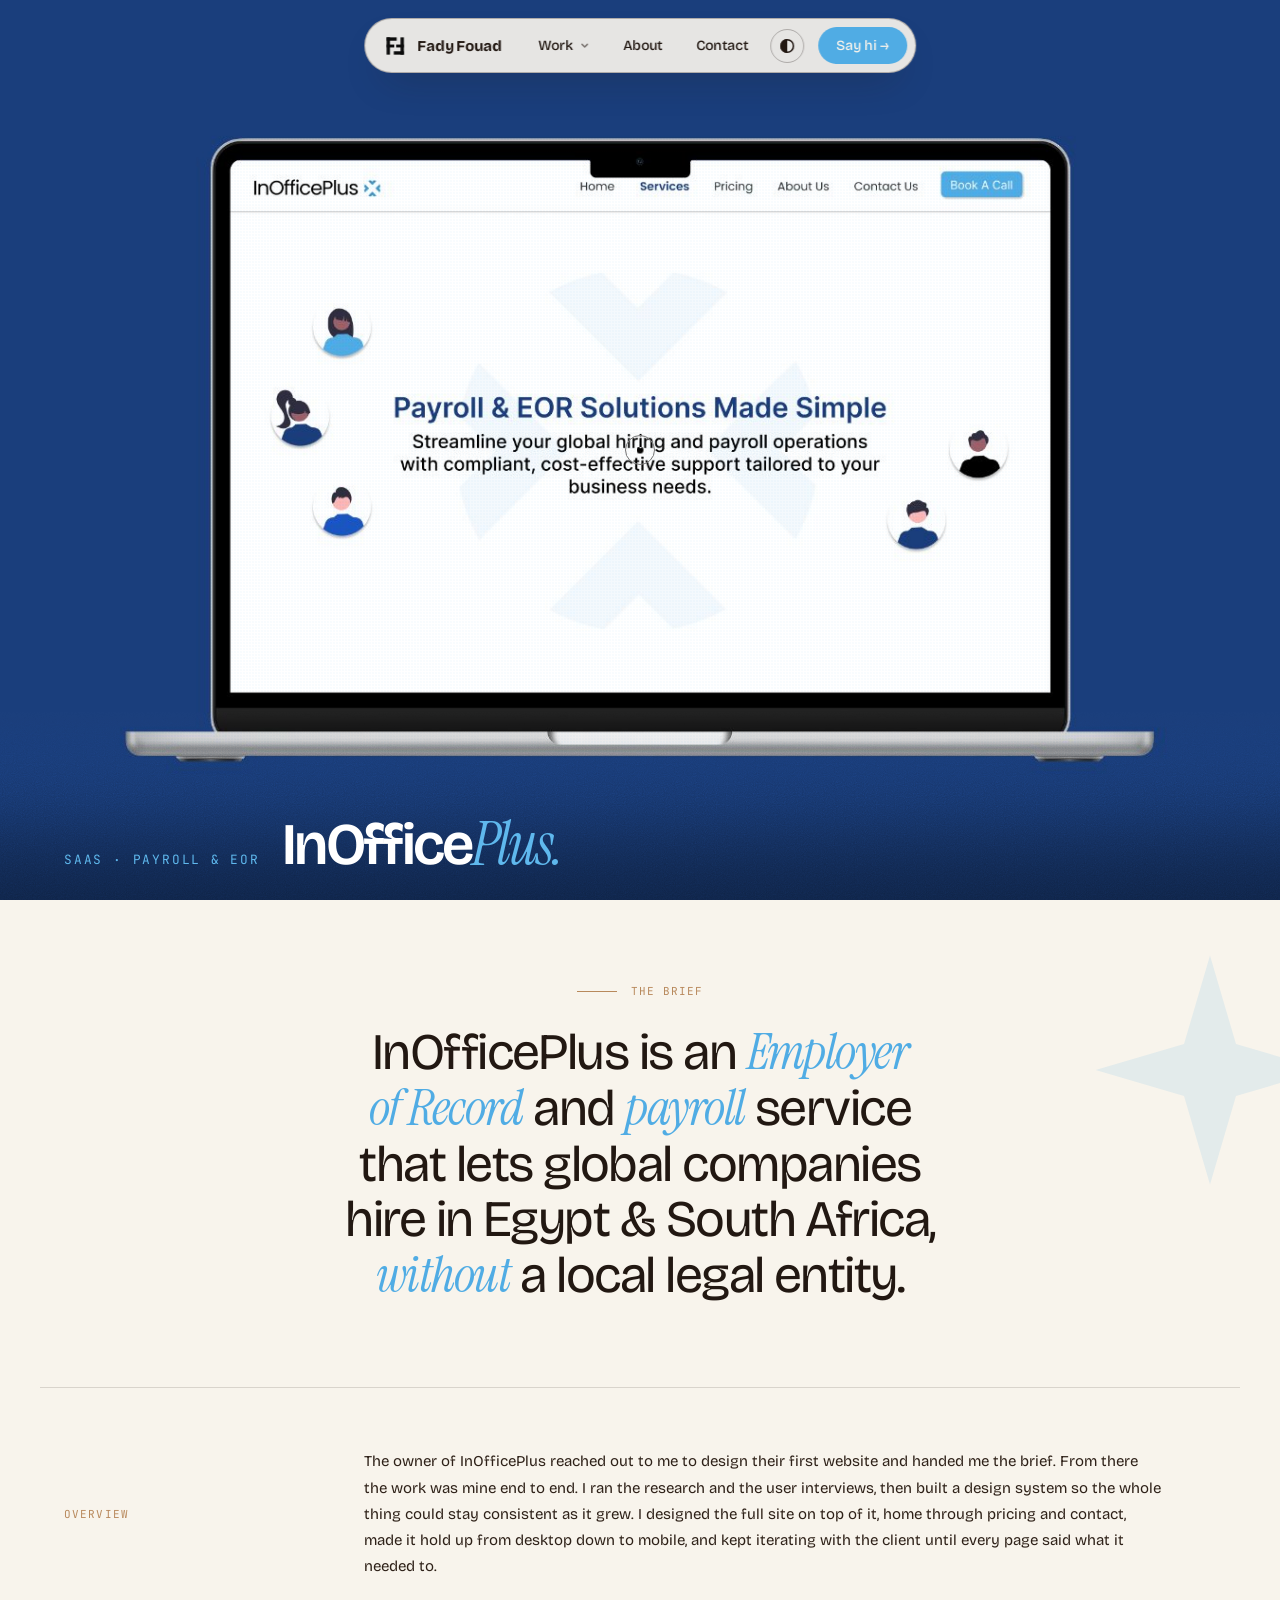
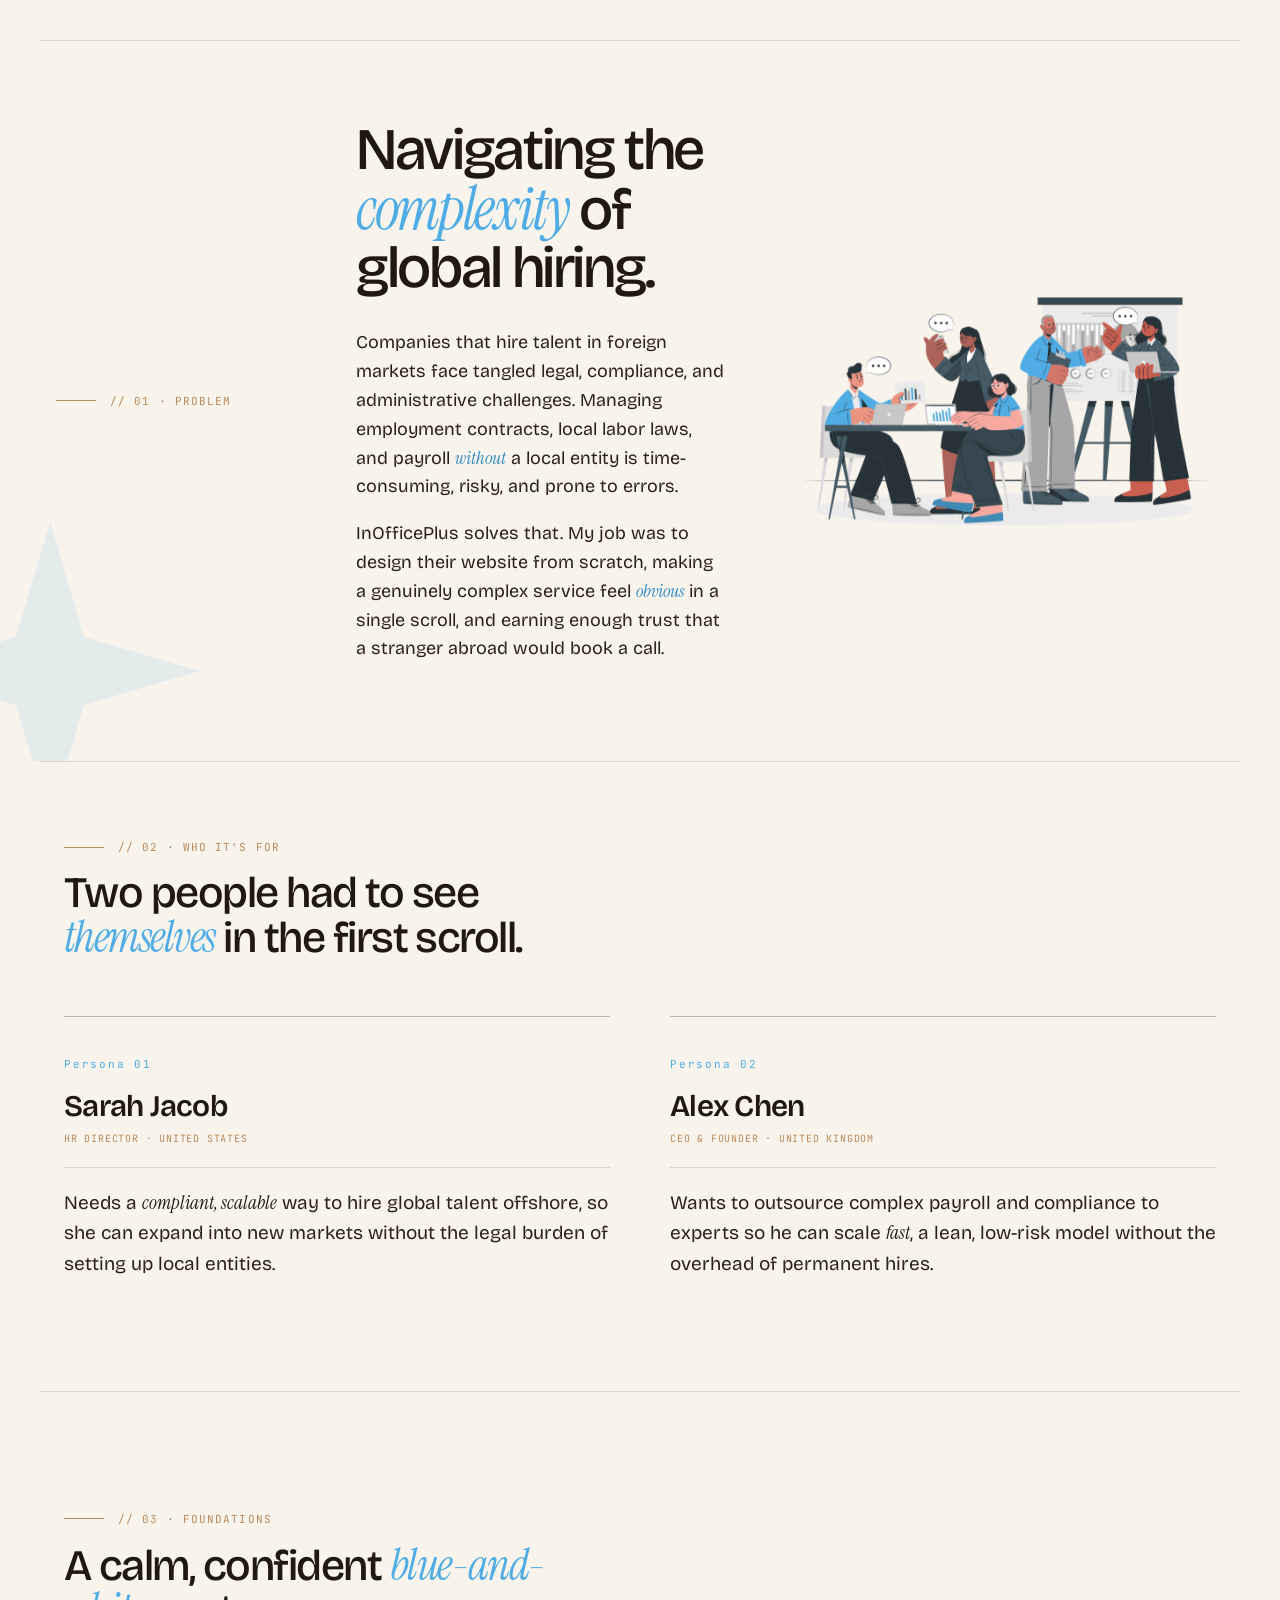
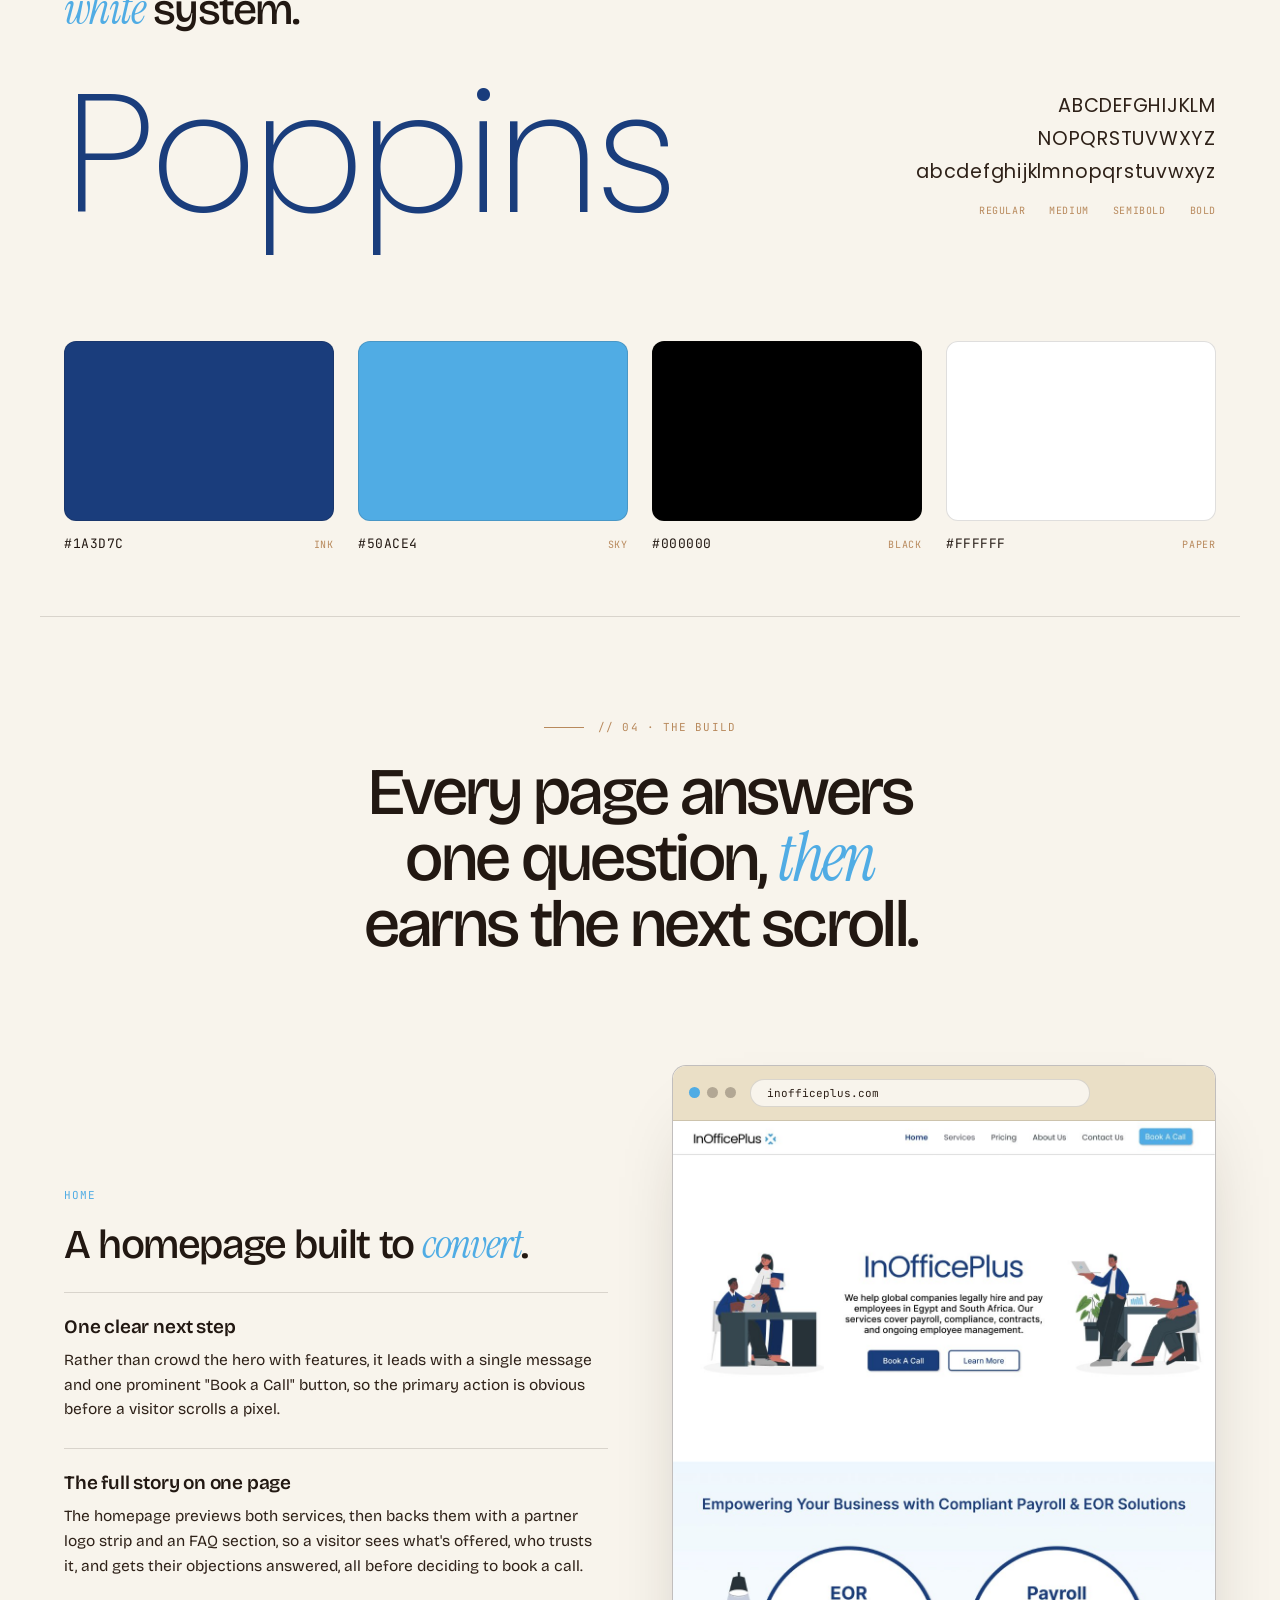
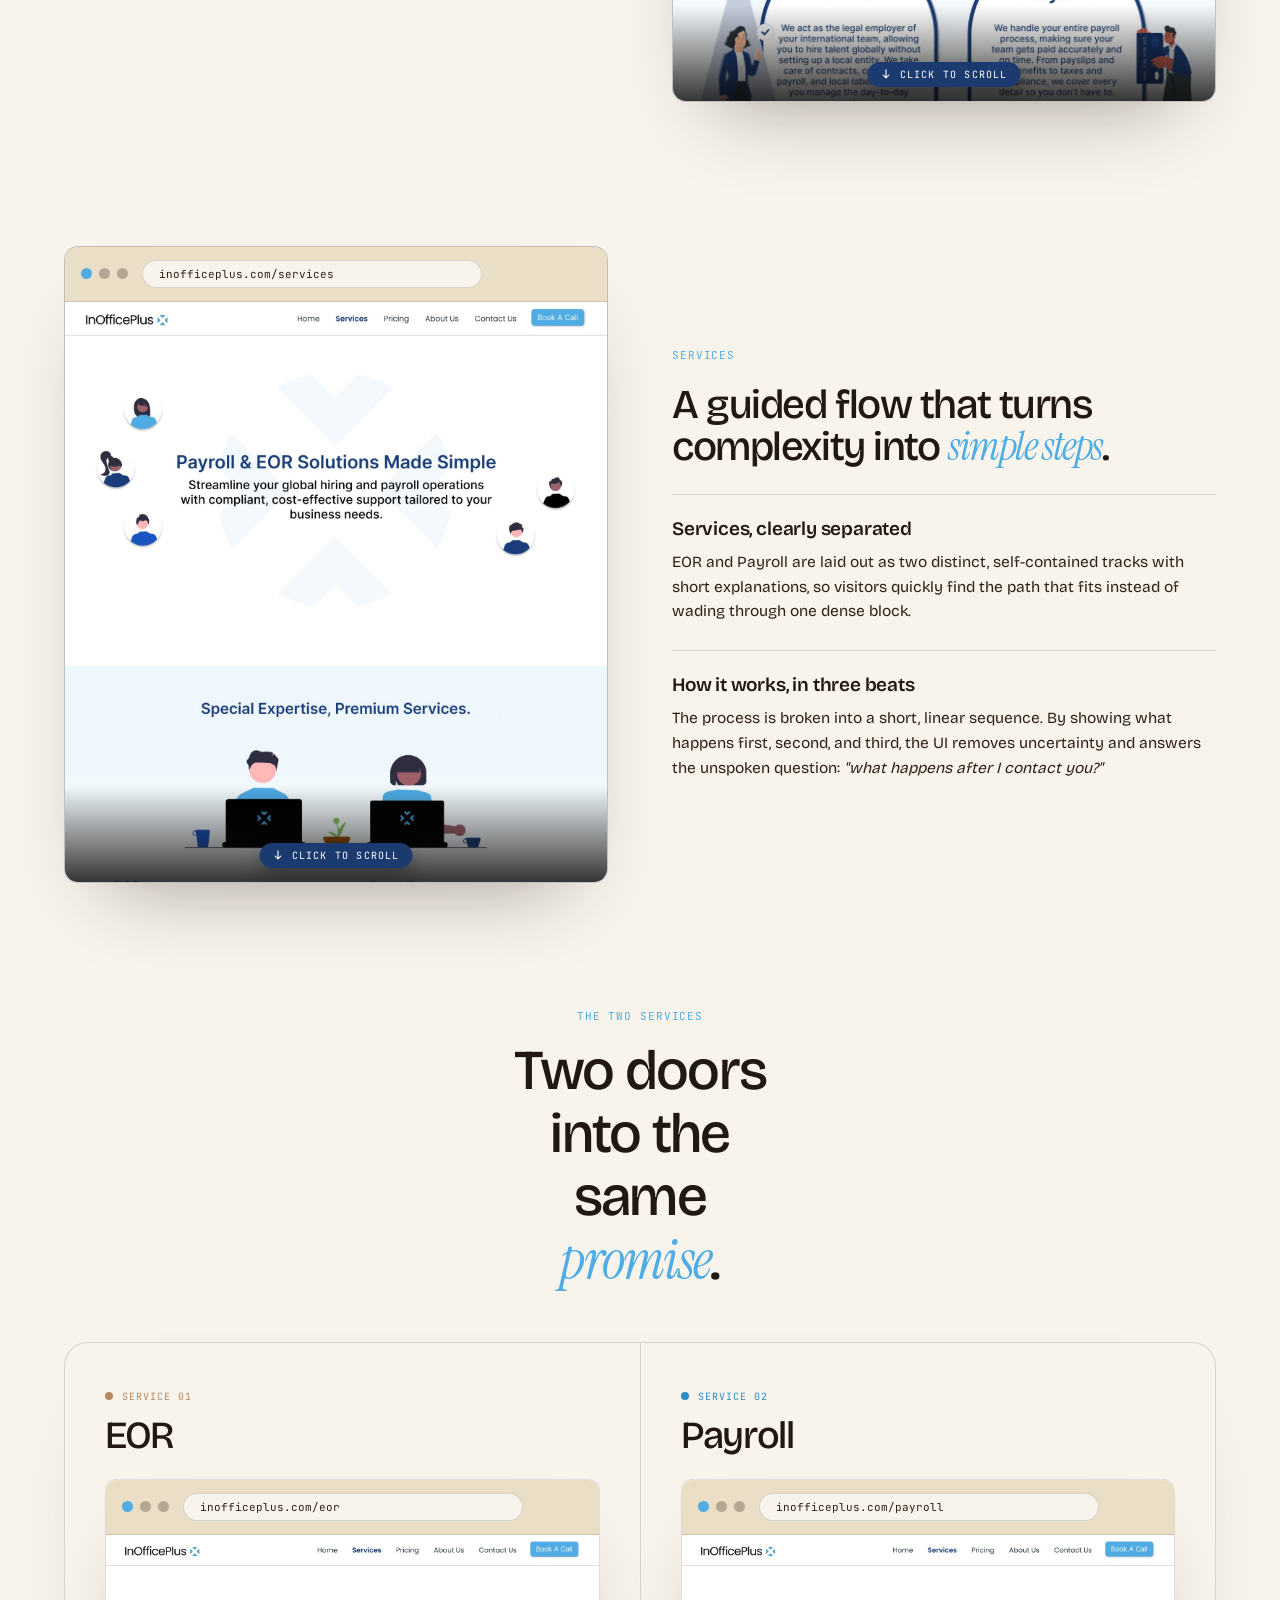
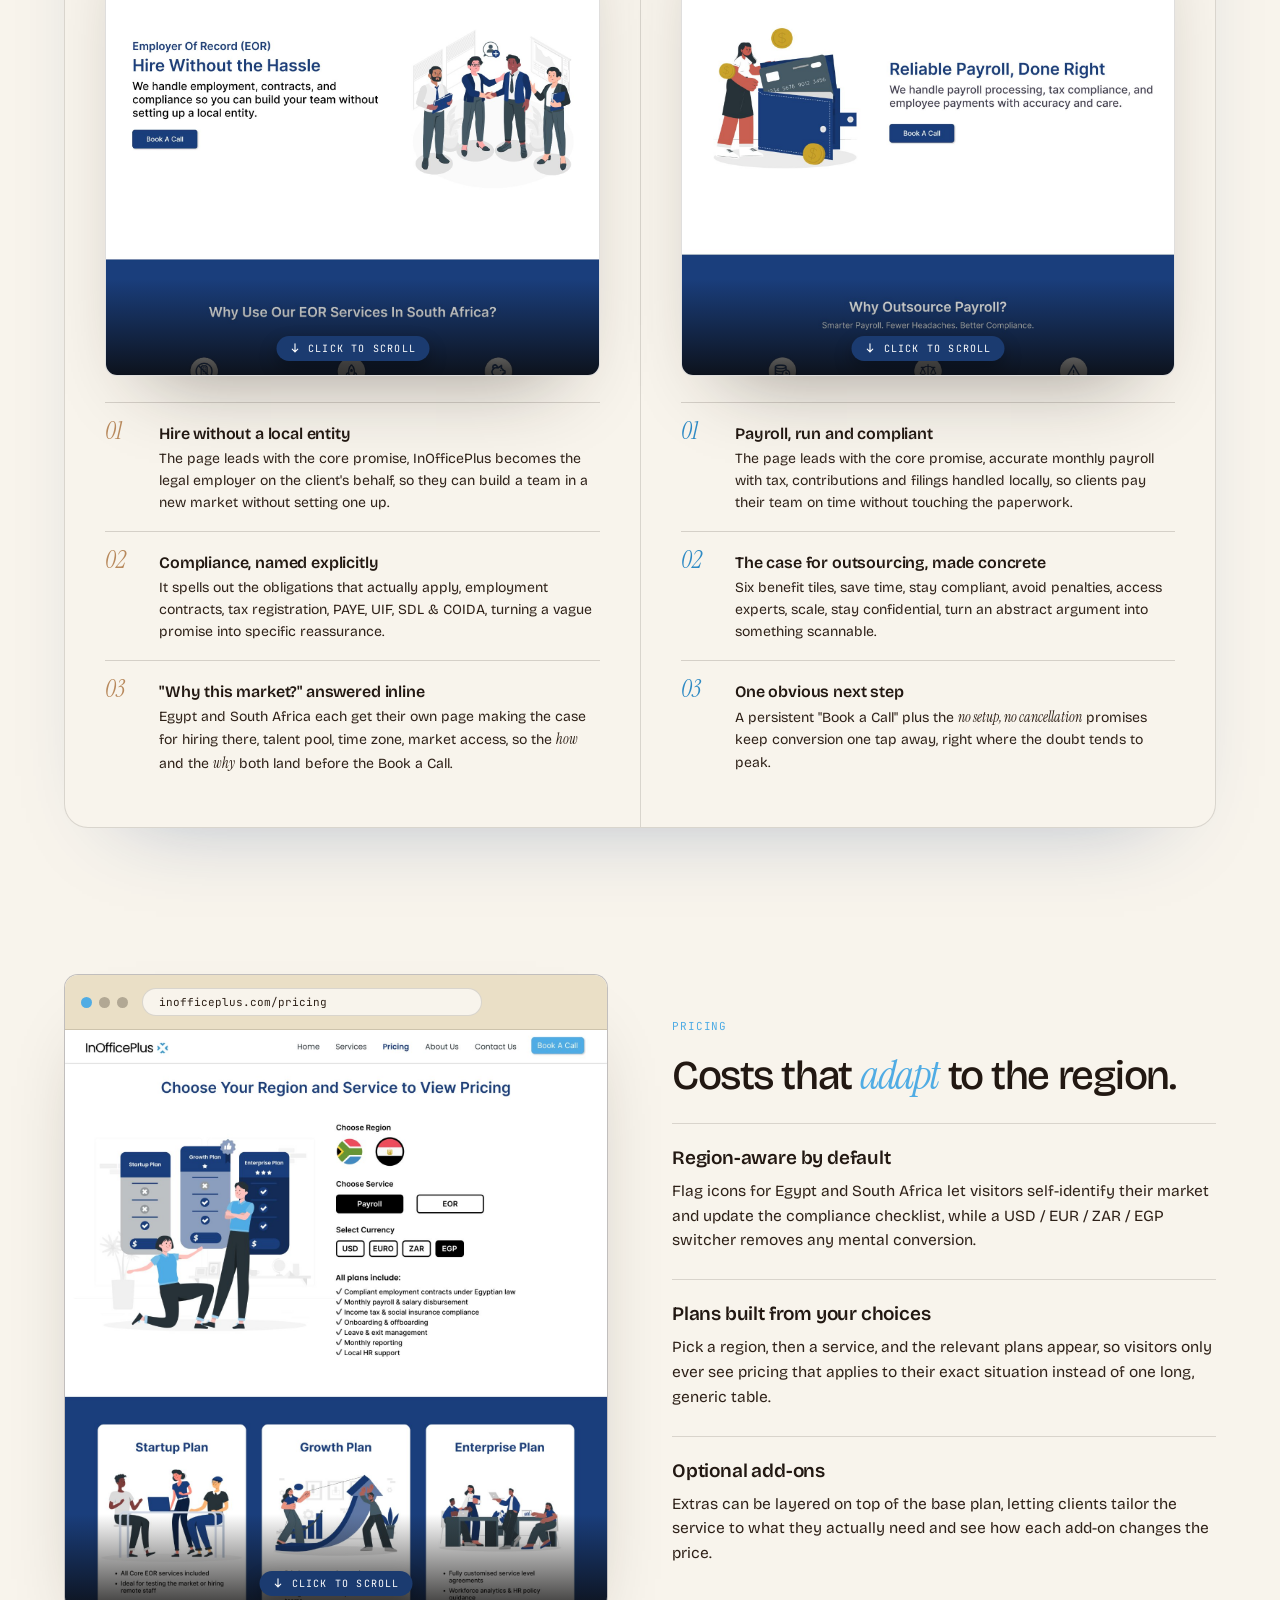
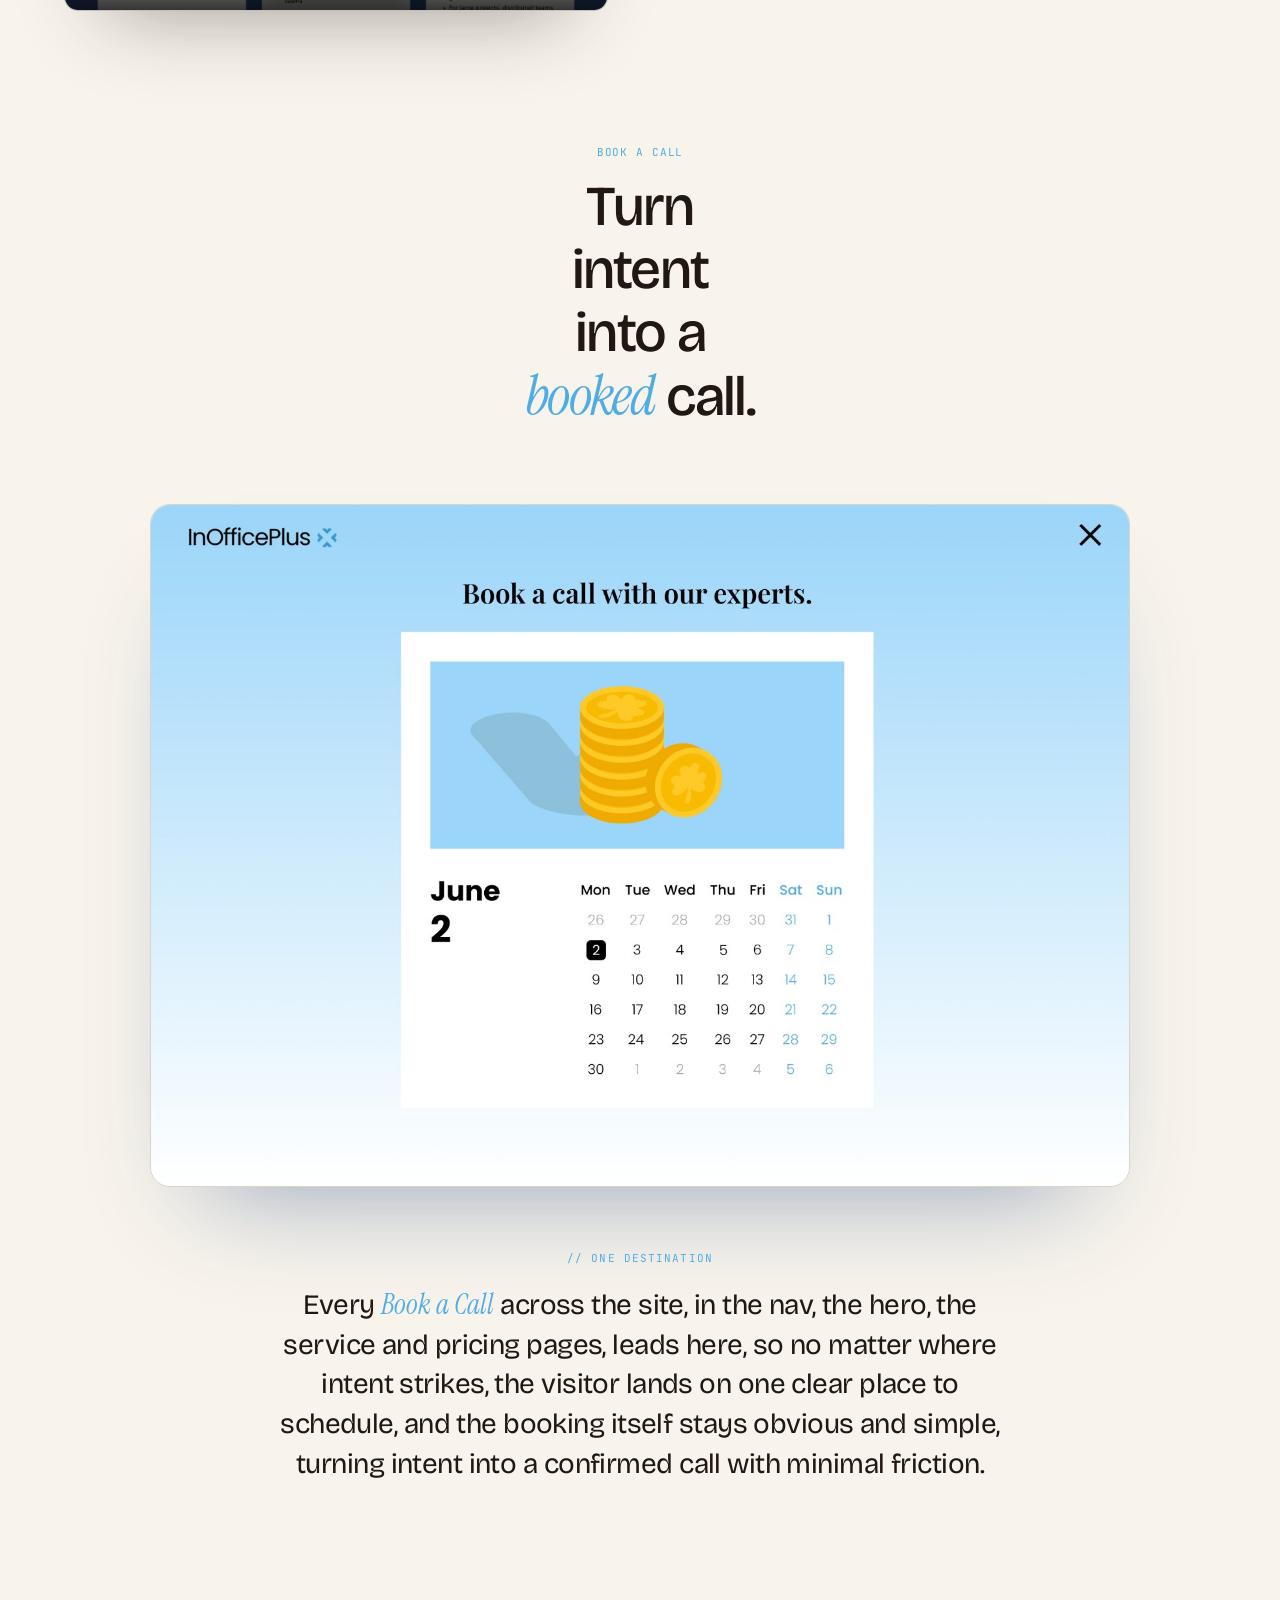
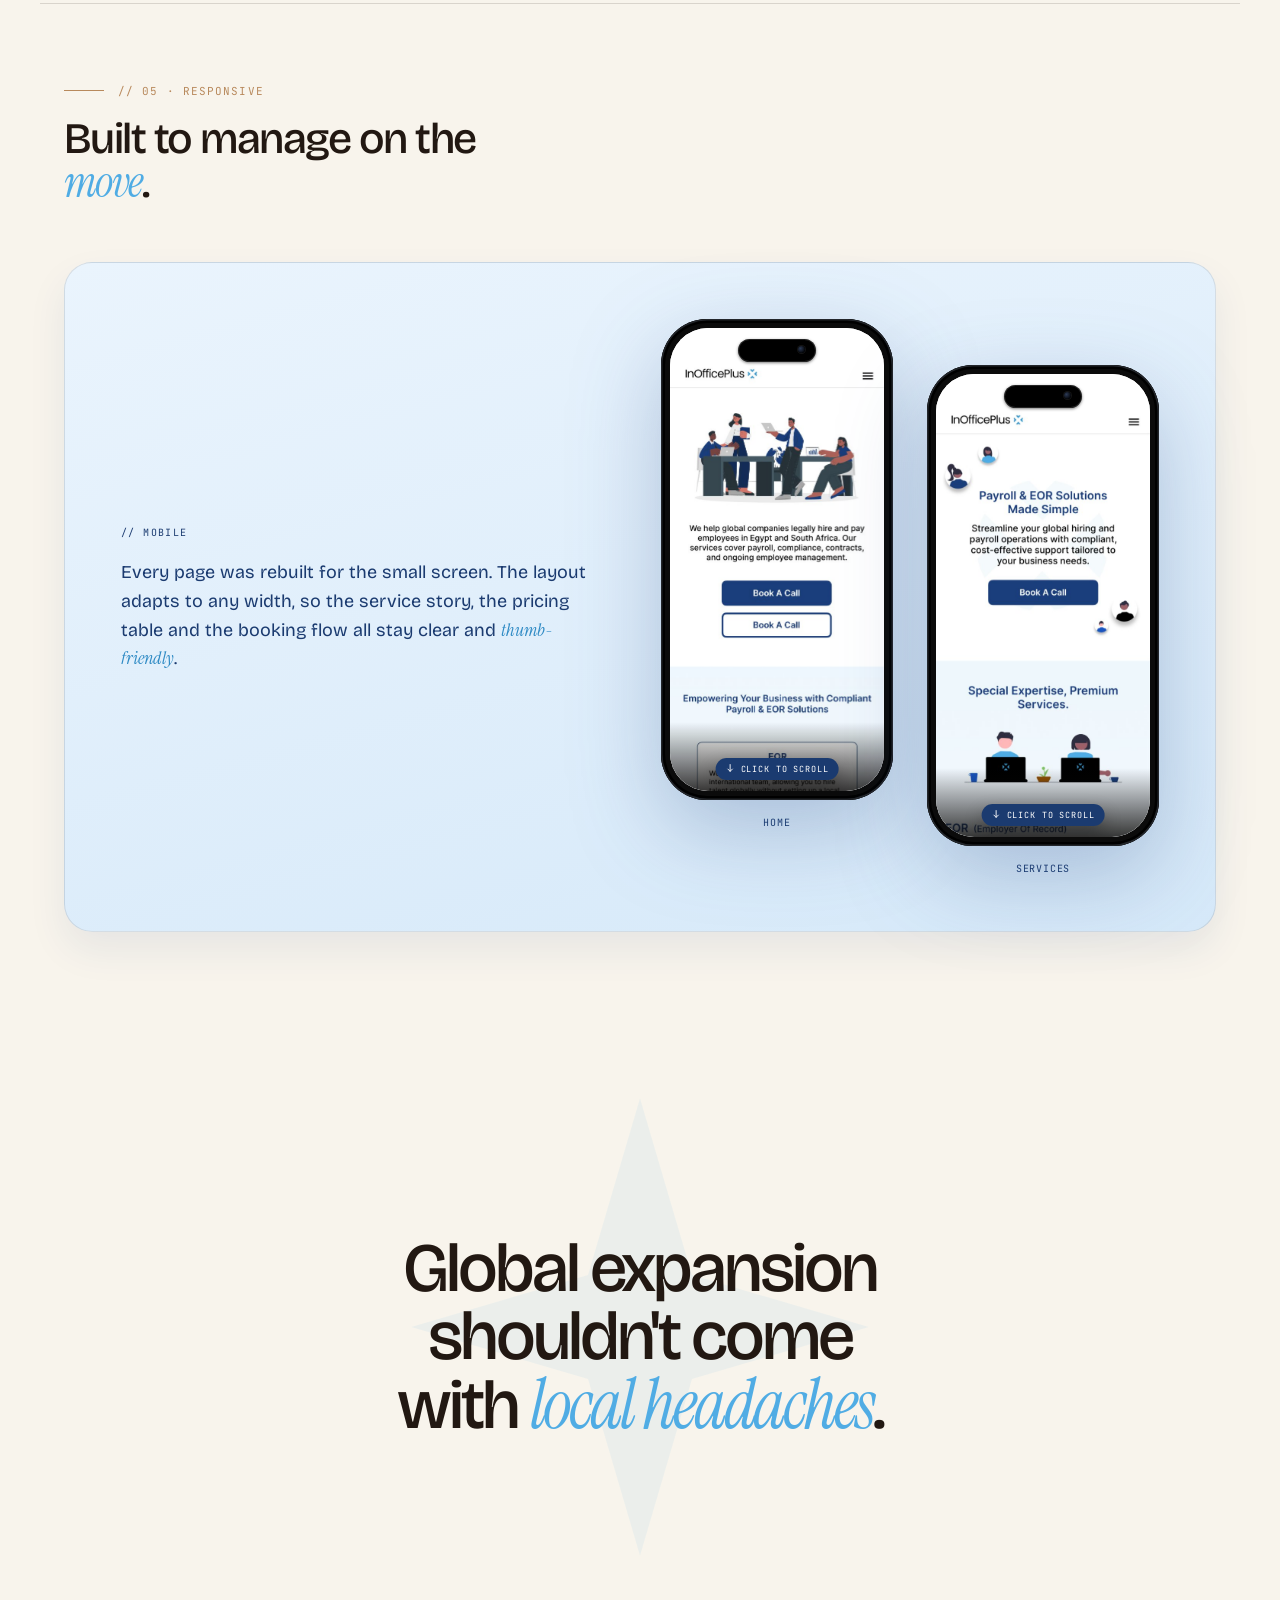
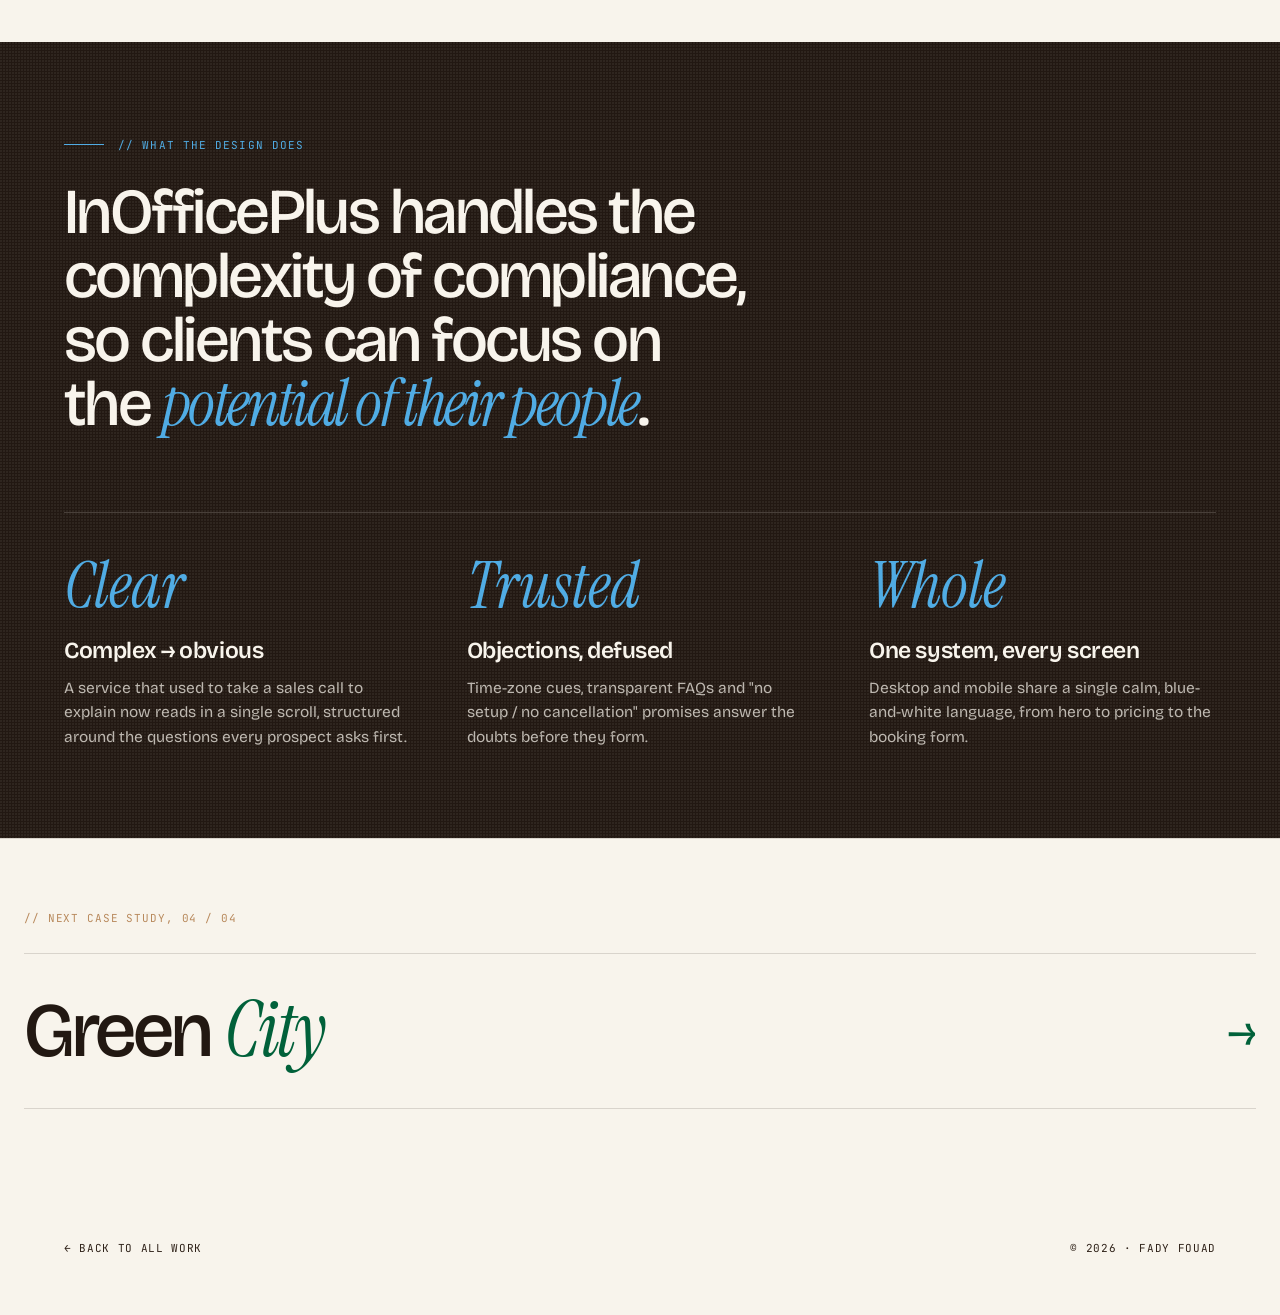
<file: docs 2/case-studies/inofficeplus.html>
<!doctype html>
<html lang="en">
<head>
<meta charset="utf-8" />
<meta name="viewport" content="width=device-width, initial-scale=1" />
<title>InOfficePlus · Case Study · Fady Fouad</title>
<link rel="preconnect" href="https://fonts.googleapis.com">
<link rel="preconnect" href="https://fonts.gstatic.com" crossorigin>
<link href="https://fonts.googleapis.com/css2?family=Bricolage+Grotesque:opsz,wght@12..96,300;12..96,400;12..96,500;12..96,600;12..96,700&family=Instrument+Serif:ital@0;1&family=JetBrains+Mono:wght@400;500&family=Poppins:wght@400;500;600;700&display=swap" rel="stylesheet">
<style>
  :root {
    --cream: #F8F4EC;
    --cream-2: #EADFC6;
    --sand: #DBC79E;
    --clay: #B8895C;
    --espresso: #221812;
    --espresso-soft: #2E2118;
    --rust: #50ACE4;
    --rust-deep: #2E8AC4;
    --line: rgba(34, 24, 18, 0.14);
    --line-strong: rgba(34, 24, 18, 0.28);
    /* product palette (lives inside the screens) */
    --ink: #1A3D7C;
    --ink-2: #50ACE4;
    --wash: #DCE6FB;
  }
  * { box-sizing: border-box; margin: 0; padding: 0; }
  html { scroll-behavior: smooth; }
  html, body { background: var(--cream); color: var(--espresso); }
  body {
    font-family: 'Bricolage Grotesque', system-ui, sans-serif;
    -webkit-font-smoothing: antialiased;
    overflow-x: hidden;
    cursor: none;
  }
  body::before {
    content: ""; position: fixed; inset: 0; pointer-events: none;
    background-image: radial-gradient(circle at 1px 1px, rgba(80,172,228,0.07) 1px, transparent 0);
    background-size: 3px 3px;
    mix-blend-mode: multiply; z-index: 1; opacity: 0.55;
  }
  a { color: inherit; text-decoration: none; }
  a, button { cursor: none; }
  img { display: block; }

  /* cursor */
  .cursor {
    position: fixed; top: 0; left: 0;
    width: 22px; height: 22px;
    border-radius: 999px;
    background: transparent;
    border: 1.5px solid var(--espresso);
    pointer-events: none; z-index: 9999;
    transform: translate(-50%, -50%);
    transition: width 0.25s, height 0.25s, background 0.25s, border-color 0.25s;
    mix-blend-mode: difference;
  }
  .cursor.is-hover { width: 64px; height: 64px; background: var(--cream); border-color: var(--cream); }

  .wrap { max-width: 1480px; margin: 0 auto; padding: 0 56px; position: relative; z-index: 2; }

  /* X motif */
  .xmark { position: absolute; pointer-events: none; color: var(--rust); opacity: 0.12; z-index: 0; }
  .xmark svg { width: 100%; height: 100%; display: block; }
  @keyframes xspin { to { transform: rotate(360deg); } }
  @keyframes xfloat { 0%,100% { transform: translateY(0); } 50% { transform: translateY(-22px); } }

  /* reveal */
  .rv { opacity: 0; transform: translateY(26px); transition: opacity 0.9s cubic-bezier(.2,.8,.2,1), transform 0.9s cubic-bezier(.2,.8,.2,1); }
  .rv.in { opacity: 1; transform: none; }
  .rv.d1 { transition-delay: 0.08s; } .rv.d2 { transition-delay: 0.16s; } .rv.d3 { transition-delay: 0.24s; }

  /* NAV, floating pill (shared across the whole site) */
  nav.top {
    position: fixed; top: 18px; left: 50%; transform: translateX(-50%);
    display: flex; align-items: center; gap: 6px; z-index: 100;
    background: rgba(248,244,236,0.92);
    border: 1px solid var(--line-strong, rgba(34,24,18,0.28)); border-radius: 999px;
    padding: 8px 8px 8px 18px;
    box-shadow: 0 18px 40px -20px rgba(34,24,18,0.45);
    backdrop-filter: blur(10px); -webkit-backdrop-filter: blur(10px);
    color: var(--espresso); white-space: nowrap;
    font-family: 'Bricolage Grotesque', system-ui, sans-serif; font-size: 14px; letter-spacing: 0; text-transform: none;
  }
  nav.top .brand { display: inline-flex; align-items: center; gap: 10px; margin-right: 14px; font-weight: 600; letter-spacing: -0.01em; font-size: 15px; }
  nav.top .brand .ff-mark { width: 24px; height: 24px; display: inline-grid; place-items: center; color: #0B0B0B; }
  nav.top .brand .ff-mark svg { width: 100%; height: 100%; }
  nav.top ul { display: flex; gap: 2px; list-style: none; }
  nav.top ul a { display: inline-block; font-size: 14px; font-weight: 500; padding: 9px 16px; border-radius: 999px; transition: background 0.25s, color 0.25s; }
  nav.top ul a:hover { background: rgba(34,24,18,0.06); color: var(--espresso); }
  nav.top .right { display: flex; align-items: center; gap: 6px; }
  nav.top .nav-cta { display: inline-flex; align-items: center; gap: 8px; background: var(--rust); color: var(--cream); font-weight: 500; font-size: 14px; padding: 10px 18px; border-radius: 999px; margin-left: 8px; transition: background 0.3s; }
  nav.top .nav-cta:hover { background: var(--rust-deep, var(--rust)); color: var(--cream); }
  .nav-progress { position: fixed; top: 0; left: 0; right: 0; height: 2px; background: var(--rust); transform-origin: left; transform: scaleX(0); transition: transform 0.1s linear; z-index: 101; }
  .cs-crumb {
    position: fixed; top: 24px; left: 24px; z-index: 100;
    display: inline-flex; align-items: center; gap: 11px;

    background: rgba(248,244,236,0.92); border: 1px solid var(--line-strong, rgba(34,24,18,0.28));
    border-radius: 999px; padding: 6px 16px 6px 6px;
    box-shadow: 0 18px 40px -22px rgba(34,24,18,0.45);
    backdrop-filter: blur(10px); -webkit-backdrop-filter: blur(10px);
    font-family: 'JetBrains Mono', monospace; font-size: 11px; letter-spacing: 0.04em; text-transform: uppercase; color: var(--espresso);
  }
  .cs-crumb .cb-back { width: 28px; height: 28px; flex: none; display: grid; place-items: center; border-radius: 999px; background: var(--rust); color: #fff; font-size: 14px; line-height: 1; transition: transform 0.3s; }
  .cs-crumb:hover .cb-back { transform: translateX(-2px); }
  @media (max-width: 1180px) { .cs-crumb .cb-name { display: none; } }
  .cs-crumb .cb-idx { color: var(--clay); }
  .cs-crumb .cb-name { color: var(--espresso); font-weight: 500; }
  /* Filmstrip crumb, dark rail on the left edge unrolls a compact case list */
  .cs-film { position: fixed; top: 96px; left: 20px; z-index: 100; font-family: 'JetBrains Mono', monospace; }
  .cs-film .rail { display: flex; flex-direction: column; align-items: center; gap: 9px; background: var(--espresso); border-radius: 13px; padding: 11px 9px; box-shadow: 0 20px 44px -24px rgba(34,24,18,0.6); cursor: pointer; transition: opacity .3s, transform .35s cubic-bezier(.2,.8,.2,1); }
  .cs-film .rail .bk { width: 20px; height: 20px; display: grid; place-items: center; border-radius: 7px; background: var(--rust); color: #fff; font-size: 12px; margin-bottom: 2px; }
  .cs-film .rail i { width: 5px; height: 22px; border-radius: 99px; background: var(--pc); display: block; opacity: 0.85; transition: opacity .3s; }
  .cs-film .rail i.here { height: 30px; opacity: 1; box-shadow: 0 0 0 2px rgba(248,244,236,0.22); }
  .cs-film .strip { position: absolute; top: 0; left: 0; width: 230px; background: var(--espresso); border-radius: 14px; padding: 10px; display: flex; flex-direction: column; gap: 6px; box-shadow: 0 28px 60px -26px rgba(34,24,18,0.65); opacity: 0; transform: translateX(-14px) scale(0.97); transform-origin: left top; pointer-events: none; transition: opacity .35s, transform .42s cubic-bezier(.2,.8,.2,1); }
  .cs-film:hover .strip, .cs-film:focus-within .strip, .cs-film.open .strip { opacity: 1; transform: none; pointer-events: auto; }
  .cs-film:hover .rail, .cs-film:focus-within .rail, .cs-film.open .rail { opacity: 0; pointer-events: none; }
  .cs-film .strip .bk { display: flex; align-items: center; gap: 9px; background: var(--rust); color: #fff; border-radius: 9px; padding: 9px 12px; font-size: 10px; letter-spacing: 0.1em; text-transform: uppercase; margin-bottom: 2px; transition: background .3s; }
  .cs-film .strip .bk:hover { background: var(--rust-deep, var(--rust)); }
  .cs-film .strip a.case { display: flex; align-items: center; gap: 11px; border-radius: 9px; padding: 7px 12px 7px 7px; font-size: 10px; letter-spacing: 0.08em; text-transform: uppercase; color: #CFC6B8; background: color-mix(in srgb, var(--pc) 13%, #1A1310); border: 1px solid color-mix(in srgb, var(--pc) 28%, transparent); transition: background .3s, color .3s, transform .3s; }
  .cs-film .strip a.case .th { width: 40px; height: 28px; border-radius: 5px; object-fit: cover; flex: none; border: 1px solid color-mix(in srgb, var(--pc) 55%, transparent); box-shadow: 0 1px 3px rgba(0,0,0,0.4); }
  .cs-film .strip a.case:hover { transform: translateX(3px); color: #fff; background: color-mix(in srgb, var(--pc) 24%, #1A1310); }
  .cs-film .strip a.case.on { color: #fff; background: color-mix(in srgb, var(--pc) 30%, #1A1310); border-color: var(--pc); }
  .cs-film .strip a.case.on::after { content: "reading"; margin-left: auto; font-size: 8px; letter-spacing: 0.06em; color: var(--pc); }

  .nav-burger { display: none; width: 40px; height: 40px; border: 1px solid var(--line-strong, rgba(34,24,18,0.28)); border-radius: 999px; background: transparent; color: inherit; align-items: center; justify-content: center; position: relative; }
  .nav-burger svg { width: 17px; height: 17px; position: absolute; transition: opacity .3s, transform .35s cubic-bezier(.2,.8,.2,1); }
  .nav-burger .ic-close { opacity: 0; transform: rotate(-90deg) scale(.6); }
  .nav-burger.is-open .ic-menu { opacity: 0; transform: rotate(90deg) scale(.6); }
  .nav-burger.is-open .ic-close { opacity: 1; transform: none; }
  .mobile-menu { position: fixed; inset: 0; z-index: 95; background: var(--cream); display: flex; flex-direction: column; justify-content: center; padding: 0 34px; opacity: 0; visibility: hidden; transform: translateY(-10px); transition: opacity .42s ease, transform .42s ease, visibility .42s; }
  @media (min-width: 881px) { .mobile-menu { display: none; } }
  .mobile-menu.open { opacity: 1; visibility: visible; transform: none; }
  .mobile-menu ul { list-style: none; display: flex; flex-direction: column; gap: 4px; }
  .mobile-menu a { font-family: 'Instrument Serif', serif; font-size: clamp(46px, 14vw, 76px); line-height: 1.04; letter-spacing: -0.02em; color: var(--espresso); display: flex; align-items: baseline; gap: 14px; padding: 8px 0; }
  .mobile-menu a .idx { font-family: 'JetBrains Mono', monospace; font-size: 12px; color: var(--rust); letter-spacing: 0.06em; }
  .mobile-menu-foot { position: absolute; left: 34px; bottom: 40px; font-family: 'JetBrains Mono', monospace; font-size: 11px; color: var(--clay); }

  /* eyebrow / labels */
  .eyebrow {
    font-family: 'JetBrains Mono', monospace;
    font-size: 11px; letter-spacing: 0.1em; text-transform: uppercase;
    color: var(--clay); display: inline-flex; align-items: center; gap: 14px;
  }
  .eyebrow::before { content: ""; width: 40px; height: 1px; background: var(--clay); }

  .serif { font-family: 'Instrument Serif', serif; font-style: italic; font-weight: 400; }

  /* ===================== HERO ===================== */
  .hero { position: relative; height: 100vh; min-height: 640px; overflow: hidden; margin-bottom: 0; background: #1B3B70; }
  .hero .hero-bg { position: absolute; inset: 0; width: 100%; height: 100%; object-fit: cover; object-position: center center; animation: heroIn 1.6s cubic-bezier(.2,.8,.2,1) both, heroFloat 7s ease-in-out 1.6s infinite; }
  @keyframes heroZoom { from { transform: scale(1.12); } to { transform: scale(1); } }
  @keyframes heroIn { from { transform: scale(1.14) translateY(20px); opacity: 0; } to { transform: scale(1.04) translateY(0); opacity: 1; } }
  @keyframes heroFloat { 0%,100% { transform: scale(1.04) translateY(0); } 50% { transform: scale(1.045) translateY(-14px); } }
  @media (prefers-reduced-motion: reduce) { .hero .hero-bg { animation: none; } }
  .hero .hero-scrim { position: absolute; inset: 0; background: linear-gradient(180deg, rgba(5,5,5,0.06) 0%, rgba(5,5,5,0) 40%, rgba(5,5,5,0.55) 74%, rgba(5,5,5,0.9) 100%); animation: scrimIn 1.4s ease both; }
  @keyframes scrimIn { from { opacity: 0; } to { opacity: 1; } }
  .hero .hero-inner { position: absolute; left: 0; right: 0; bottom: 0; text-align: left; padding: 0 clamp(22px, 5vw, 72px) clamp(40px, 6vh, 66px); z-index: 3; }
  .hero .tagpill {
    display: inline-block; font-family: 'JetBrains Mono', monospace; font-size: 12px;
    letter-spacing: 0.12em; text-transform: uppercase; color: #fff;
    background: var(--rust); padding: 8px 15px; border-radius: 999px; margin-bottom: 26px;
  }
  .hero h1 {
    font-size: clamp(56px, 11vw, 172px);
    font-weight: 600; letter-spacing: -0.05em; line-height: 0.9;
    margin: 0; color: var(--cream);
  }
  .hero h1 em { font-family: 'Instrument Serif', serif; font-style: italic; font-weight: 400; color: var(--rust); }
  .hero-row { display: flex; justify-content: space-between; align-items: flex-end; gap: 44px; margin-top: 32px; }
  .hero .lede { font-size: clamp(17px, 2vw, 22px); line-height: 1.5; color: rgba(248,244,236,0.85); max-width: 46ch; }
  .hero .lede em { font-family: 'Instrument Serif', serif; font-style: italic; color: var(--rust); }
  .hero .hmeta { display: flex; gap: 38px; flex: none; }
  .hero .hmeta .c { display: flex; flex-direction: column; gap: 7px; }
  .hero .hmeta .k { font-family: 'JetBrains Mono', monospace; font-size: 11px; letter-spacing: 0.14em; text-transform: uppercase; color: rgba(242,234,216,0.55); }
  .hero .hmeta .v { font-size: 15px; color: var(--cream); }

  /* ===================== STATEMENT ===================== */
  .statement { padding: 84px 0; position: relative; overflow: hidden; }
  .statement p {
    font-size: clamp(28px, 4vw, 60px);
    font-weight: 400; letter-spacing: -0.03em; line-height: 1.08;
    max-width: 22ch; margin: 26px auto 0; text-align: center; text-wrap: balance;
  }
  .statement p em { font-family: 'Instrument Serif', serif; font-style: italic; color: var(--rust); }
  .statement .eyebrow { justify-content: center; }
  .statement .eyebrow-wrap { display: flex; justify-content: center; }

  /* ===================== OVERVIEW ===================== */
  .overview { padding-block: 60px; border-top: 1px solid var(--line); border-bottom: 1px solid var(--line); display: grid; grid-template-columns: 240px 1fr; gap: 60px; }
  .overview .ov-body p { font-size: 15px; line-height: 1.75; color: var(--espresso-soft); max-width: 80ch; }
  .overview > .eyebrow::before { display: none; }
  .overview > .eyebrow { gap: 0; }

  /* ===================== FEATURE TEXT BLOCK ===================== */
  .feature { max-width: 1480px; margin: 0 auto; padding: 80px 56px; position: relative; display: grid; grid-template-columns: 240px 1fr auto; gap: 60px; align-items: center; overflow: hidden; }
  .feature .feat-illo { width: 100%; max-width: 440px; height: auto; justify-self: end; position: relative; z-index: 2; }
  @media (max-width: 1120px) { .feature .feat-illo { max-width: 340px; } }
  .feature .body { max-width: 60ch; position: relative; z-index: 2; }
  .feature .body h3 { font-size: clamp(34px, 4.6vw, 72px); font-weight: 500; letter-spacing: -0.04em; line-height: 1.0; margin-bottom: 30px; text-wrap: balance; }
  .feature .body h3 em { font-family: 'Instrument Serif', serif; font-style: italic; color: var(--rust); }
  .feature .body p { font-size: 18px; line-height: 1.6; color: var(--espresso-soft); margin-bottom: 18px; max-width: 56ch; }
  .feature .body p em { font-family: 'Instrument Serif', serif; font-style: italic; color: var(--rust-deep); }

  /* ===================== PERSONAS ===================== */
  .personas { padding-block: 78px; border-top: 1px solid var(--line); }
  .sec-head { display: flex; justify-content: space-between; align-items: flex-end; gap: 30px; margin-bottom: 56px; }
  .sec-head--stack { flex-direction: column; align-items: flex-start; gap: 20px; }
  .sec-head h2 { font-size: clamp(30px, 3.4vw, 50px); font-weight: 500; letter-spacing: -0.035em; line-height: 1; max-width: 18ch; }
  .sec-head h2 em { font-family: 'Instrument Serif', serif; font-style: italic; color: var(--rust); }
  .personas .sec-head { flex-direction: column; align-items: flex-start; gap: 18px; }
  .persona-grid { display: grid; grid-template-columns: 1fr 1fr; gap: 0 60px; }
  .persona {
    position: relative;
    padding: 40px 0 34px; overflow: hidden;
    border-top: 1.5px solid var(--line-strong);
    transition: transform 0.5s cubic-bezier(.2,.8,.2,1);
  }
  .persona::before {
    content: ""; position: absolute; top: -1.5px; left: 0; right: 0; height: 1.5px;
    background: var(--rust); transform: scaleX(0); transform-origin: left;
    transition: transform 0.55s cubic-bezier(.2,.8,.2,1);
  }
  .persona:hover { transform: translateY(-3px); }
  .persona:hover::before { transform: scaleX(1); }
  .persona .idx {
    display: block;
    font-family: 'JetBrains Mono', monospace; font-style: normal;
    font-size: 11px; letter-spacing: 0.16em; color: var(--rust); opacity: 1;
    margin-bottom: 20px;
  }
  .persona .phead { display: block; }
  .persona .mono { display: none; }
  .persona h4 { font-size: 30px; font-weight: 600; letter-spacing: -0.025em; line-height: 1.02; color: var(--espresso); }
  .persona .role { font-family: 'JetBrains Mono', monospace; font-size: 10px; letter-spacing: 0.08em; text-transform: uppercase; color: var(--clay); margin-top: 10px; }
  .persona .brief {
    margin-top: 22px; padding-top: 20px; border-top: 1px solid var(--line);
    font-size: 15.5px; line-height: 1.6; color: var(--espresso-soft);
  }
  .persona .brief em { font-family: 'Instrument Serif', serif; font-style: italic; color: var(--rust-deep); }
  .persona .brief em.ink { color: var(--espresso); }

  /* ===================== DESIGN SYSTEM ===================== */
  .ds { padding-top: 120px; padding-bottom: 64px; border-top: 1px solid var(--line); border-bottom: 1px solid var(--line); }
  .ds .sec-head { flex-direction: column; align-items: flex-start; gap: 18px; }
  .ds-type { display: grid; grid-template-columns: 1fr auto; gap: 50px; align-items: center; padding-bottom: 56px; }
  .ds-poppins { font-family: 'Poppins', sans-serif; font-weight: 600; font-size: clamp(70px, 13vw, 220px); line-height: 0.9; letter-spacing: -0.03em; color: var(--ink); }
  .ds-specimen { font-family: 'Poppins', sans-serif; text-align: right; color: var(--espresso-soft); }
  .ds-specimen .a { font-size: clamp(15px, 1.5vw, 22px); letter-spacing: 0.04em; line-height: 1.7; }
  .ds-specimen .w { display: flex; gap: 24px; justify-content: flex-end; margin-top: 16px; font-family: 'JetBrains Mono', monospace; font-size: 10px; letter-spacing: 0.06em; text-transform: uppercase; color: var(--clay); }
  .ds-swatches { display: grid; grid-template-columns: repeat(4, 1fr); gap: 24px; margin-top: 56px; }
  .swatch .chip { aspect-ratio: 1.5 / 1; border-radius: 12px; border: 1px solid var(--line); }
  .swatch .meta { display: flex; justify-content: space-between; align-items: baseline; margin-top: 14px; font-family: 'JetBrains Mono', monospace; }
  .swatch .meta .hex { font-size: 13px; letter-spacing: 0.04em; }
  .swatch .meta .nm { font-size: 10px; text-transform: uppercase; letter-spacing: 0.08em; color: var(--clay); }

  /* ===================== SHOWCASE ===================== */
  .build-intro { padding-block: 96px 26px; text-align: center; }
  .build-intro .eyebrow { justify-content: center; }
  .build-intro h2 { font-size: clamp(36px, 5.2vw, 92px); font-weight: 500; letter-spacing: -0.04em; line-height: 0.98; margin-top: 26px; text-wrap: balance; max-width: 18ch; margin-inline: auto; }
  .build-intro h2 em { font-family: 'Instrument Serif', serif; font-style: italic; color: var(--rust); }

  .show { padding: 82px 0 62px; display: grid; grid-template-columns: 1fr 1fr; gap: 64px; align-items: center; }
  .show { direction: rtl; } .show > * { direction: ltr; }
  .show.rev { direction: ltr; }
  .show-copy .scr-label { font-family: 'JetBrains Mono', monospace; font-size: 11px; letter-spacing: 0.08em; text-transform: uppercase; color: var(--rust); margin-bottom: 22px; display: flex; align-items: center; gap: 12px; }
  .show-copy h3 { font-size: clamp(28px, 3.2vw, 46px); font-weight: 500; letter-spacing: -0.035em; line-height: 1.02; margin-bottom: 26px; text-wrap: balance; }
  .show-copy h3 em { font-family: 'Instrument Serif', serif; font-style: italic; color: var(--rust); }
  .ann { margin-top: 26px; padding-top: 22px; border-top: 1px solid var(--line); }
  .ann h4 { font-size: 19px; font-weight: 600; letter-spacing: -0.01em; margin-bottom: 10px; }
  .ann p { font-size: 15.5px; line-height: 1.6; color: var(--espresso-soft); }

  /* browser window */
  .bw { border: 1px solid var(--line-strong); border-radius: 14px; overflow: hidden; background: #fff; box-shadow: 0 40px 80px -44px rgba(34,24,18,0.45); }
  .bw-bar { display: flex; align-items: center; gap: 14px; padding: 13px 16px; background: var(--cream-2); border-bottom: 1px solid var(--line); }
  .bw-dots { display: flex; gap: 7px; }
  .bw-dots i { width: 11px; height: 11px; border-radius: 99px; background: var(--line-strong); }
  .bw-dots i:nth-child(1) { background: var(--rust); }
  .bw-url { font-family: 'JetBrains Mono', monospace; font-size: 11px; color: var(--espresso-soft); background: var(--cream); border: 1px solid var(--line); padding: 6px 16px; border-radius: 99px; flex: 1; max-width: 340px; }
  .bw-hint { margin-left: auto; font-family: 'JetBrains Mono', monospace; font-size: 10px; letter-spacing: 0.06em; text-transform: uppercase; color: var(--clay); display: flex; align-items: center; gap: 7px; }
  .bw-hint::after { content: "↓"; }
  .bw-view { position: relative; height: 580px; overflow: hidden; }
  .bw-view img { width: 100%; transition: transform 9s cubic-bezier(.33,0,.15,1); }
  .bw:hover .bw-view img { transform: translateY(calc(-100% + 580px)); }
  .bw-view::after { content: ""; position: absolute; left: 0; right: 0; bottom: 0; height: 60px; background: linear-gradient(transparent, rgba(34,24,18,0.05)); pointer-events: none; opacity: 1; transition: opacity 0.4s; }
  .bw:hover .bw-view::after { opacity: 0; }

  /* services, EOR / Payroll duo */
  .svc-switch { display: flex; justify-content: center; margin: -6px 0 44px; }
  .services-band .device-head { max-width: 30ch; }
  .svc-seg { position: relative; display: flex; gap: 4px; padding: 5px; border: 1px solid var(--line-strong); border-radius: 999px; background: rgba(255,255,255,0.55); }
  .svc-seg button { position: relative; z-index: 2; font-family: inherit; font-weight: 600; font-size: 15px; letter-spacing: -0.01em; color: var(--espresso-soft); background: transparent; border: 0; padding: 11px 30px; border-radius: 999px; transition: color 0.3s; }
  .svc-seg button.is-active { color: #fff; }
  .svc-seg .seg-thumb { position: absolute; top: 5px; bottom: 5px; left: 5px; width: 0; border-radius: 999px; background: var(--ink); z-index: 1; transition: left 0.35s cubic-bezier(.2,.8,.2,1), width 0.35s cubic-bezier(.2,.8,.2,1); }
  .svc-duo { display: grid; grid-template-columns: 1fr 1fr; gap: 28px; max-width: 1180px; margin: 0 auto; align-items: start; }
  .svc-duo { display: grid; grid-template-columns: 1fr 1fr; gap: 0; max-width: 1180px; margin: 0 auto; align-items: stretch; border: 1px solid var(--line); border-radius: 24px; overflow: hidden; background: var(--cream); box-shadow: 0 40px 90px -60px rgba(26,61,124,0.4); }
  .svc-panel { padding: 42px 40px 36px; display: flex; flex-direction: column; gap: 24px; position: relative; background: transparent; border: 0; border-radius: 0; }
  .svc-panel.eor { order: 0; }
  .svc-panel.payroll { order: 1; border-left: 1px solid var(--line); }
  .svc-panel.is-hidden { display: none; }
  @media (prefers-reduced-motion: no-preference) { .svc-panel { animation: svcIn 0.5s cubic-bezier(.2,.8,.2,1); } }
  @keyframes svcIn { from { opacity: 0; transform: translateY(14px); } to { opacity: 1; transform: none; } }
  .svc-body { display: grid; grid-template-columns: 1fr; gap: 24px; align-items: start; }
  .svc-panel h4 { font-size: clamp(30px, 3vw, 46px); font-weight: 500; letter-spacing: -0.035em; line-height: 1; margin-top: 12px; color: var(--espresso); }
  .svc-panel .svc-kicker { font-family: 'JetBrains Mono', monospace; font-size: 10px; letter-spacing: 0.1em; text-transform: uppercase; color: var(--rust-deep); display: inline-flex; align-items: center; gap: 9px; }
  .svc-panel.eor .svc-kicker { color: var(--clay); }
  .svc-panel .svc-kicker::before { content: ""; width: 8px; height: 8px; border-radius: 99px; background: currentColor; }
  .svc-panel .svc-claim { font-family: 'Instrument Serif', serif; font-style: italic; font-size: 20px; color: var(--rust-deep); margin-top: 10px; }
  .svc-panel.eor .svc-claim { color: var(--clay); }
  .svc-panel .bw { background: #fff; border: 1px solid var(--line); border-radius: 12px; overflow: hidden; }
  .svc-panel .bw-view { height: 440px; }
  .svc-panel .bw:hover .bw-view img { transform: translateY(calc(-100% + 440px)); }
  .svc-points { list-style: none; margin-top: 2px; }
  .svc-points li { display: grid; grid-template-columns: 40px 1fr; gap: 14px; padding: 16px 0; border-top: 1px solid rgba(34,24,18,0.16); align-items: baseline; }
  .svc-points .num { font-family: 'Instrument Serif', serif; font-style: italic; font-size: 24px; color: var(--rust-deep); line-height: 1; }
  .svc-panel.eor .svc-points .num { color: var(--clay); }
  .svc-points b { display: block; font-size: 16px; font-weight: 600; letter-spacing: -0.01em; margin-bottom: 5px; }
  .svc-points p { font-size: 14px; line-height: 1.6; color: var(--espresso-soft); }
  .svc-points p em { font-family: 'Instrument Serif', serif; font-style: italic; }

  /* ===================== BOOK A CALL ===================== */
  .booking { padding-block: 72px 118px; }
  .booking .device-head { margin-bottom: 76px; }
  .booking-shot { max-width: 980px; margin: 0 auto; border: 1px solid var(--line); border-radius: 20px; overflow: hidden; box-shadow: 0 56px 100px -54px rgba(26,61,124,0.45); }
  .booking-shot img { width: 100%; display: block; }
  .booking-note { max-width: 720px; margin: 64px auto 0; text-align: center; }
  .booking-note .bn-eyebrow { font-family: 'JetBrains Mono', monospace; font-size: 11px; letter-spacing: 0.1em; text-transform: uppercase; color: var(--rust); margin-bottom: 20px; }
  .booking-note p { font-size: clamp(20px, 2.3vw, 28px); font-weight: 400; line-height: 1.42; letter-spacing: -0.02em; color: var(--espresso); text-wrap: balance; }
  .booking-note p em { font-family: 'Instrument Serif', serif; font-style: italic; color: var(--rust); letter-spacing: 0; }
  /* legacy interactive booking modal (unused) */
  .booking-modal {
    max-width: 960px; margin: 0 auto;
    background: linear-gradient(180deg, #B7DDF6 0%, #D4E9FB 55%, #E9F4FD 100%);
    border: 1px solid rgba(26,61,124,0.12);
    border-radius: 26px;
    padding: 26px clamp(20px,3vw,40px) clamp(34px,4vw,52px);
    box-shadow: 0 56px 100px -54px rgba(26,61,124,0.5);
    overflow: hidden;
  }
  .bm-top { display: flex; align-items: center; justify-content: space-between; padding-bottom: 20px; border-bottom: 1px solid rgba(26,61,124,0.16); }
  .bm-logo { display: inline-flex; align-items: center; gap: 7px; font-weight: 700; font-size: 19px; color: #163A78; letter-spacing: -0.01em; }
  .bm-logo .x { color: #50ACE4; font-size: 15px; }
  .bm-close { width: 32px; height: 32px; border: none; background: transparent; color: #163A78; font-size: 20px; line-height: 1; display: grid; place-items: center; border-radius: 8px; transition: background 0.25s; }
  .bm-close:hover { background: rgba(26,61,124,0.08); }
  .bm-title { text-align: center; font-family: 'Instrument Serif', serif; font-weight: 400; font-size: clamp(28px, 3.6vw, 46px); color: #11151B; margin: 26px 0 28px; letter-spacing: -0.005em; }
  .bm-card { background: #fff; border-radius: 8px; padding: clamp(22px, 3vw, 38px); position: relative; min-height: 440px; }

  /* step 1, calendar */
  .bm-banner { height: clamp(150px, 20vw, 210px); border-radius: 5px; background: linear-gradient(160deg, #A7D2F1, #8FC6EE); margin-bottom: 30px; position: relative; overflow: hidden; }
  .bm-coins { position: absolute; left: 50%; top: 52%; transform: translate(-50%,-50%); }
  .bm-cal-row { display: grid; grid-template-columns: 160px 1fr; gap: clamp(24px,4vw,50px); align-items: start; }
  .bm-bigdate { font-weight: 800; font-size: clamp(40px,5vw,58px); line-height: 0.98; color: #11151B; letter-spacing: -0.01em; }
  .bm-bigdate b { display: block; font-weight: 800; }
  .bm-grid .head, .bm-grid .days { display: grid; grid-template-columns: repeat(7, 1fr); }
  .bm-grid .head span { text-align: center; font-weight: 700; font-size: 14px; color: #11151B; padding-bottom: 14px; }
  .bm-grid .head span.we { color: #50ACE4; }
  .bm-grid .days { row-gap: clamp(8px,1.4vw,16px); }
  .cal-cell { text-align: center; font-weight: 600; font-size: clamp(15px,1.5vw,18px); color: #11151B; padding: 8px 0; border-radius: 10px; }
  .cal-cell.muted { color: #C7C7C7; }
  .cal-cell.we { color: #50ACE4; }
  .cal-cell.day { transition: background 0.2s, color 0.2s; }
  .cal-cell.day:hover { background: #EAF4FD; }
  .cal-cell.sel { background: #11151B; color: #fff; }

  /* step 2, time + form */
  .bm-step2 { display: none; }
  .booking-modal.is-step2 .bm-step1 { display: none; }
  .booking-modal.is-step2 .bm-step2 { display: block; }
  .bm-daytitle { font-weight: 700; font-size: clamp(19px,2.2vw,23px); color: #11151B; margin-bottom: 24px; }
  .bm-slots { display: grid; grid-template-columns: repeat(4, 1fr); gap: 16px; max-width: 460px; margin-bottom: 34px; }
  .slot {
    aspect-ratio: 1; max-width: 66px; border-radius: 999px; border: none;
    display: grid; place-items: center; font-weight: 600; font-size: 15px; color: #fff;
    background: #5BB0E6; transition: transform 0.2s, box-shadow 0.2s;
  }
  .slot.off { background: #E8635E; cursor: not-allowed; }
  .slot:not(.off):hover { transform: translateY(-2px); box-shadow: 0 8px 16px -8px rgba(26,61,124,0.6); }
  .slot.sel { box-shadow: 0 0 0 3px #fff, 0 0 0 6px #163A78; }
  .bm-form { display: flex; flex-direction: column; gap: 16px; max-width: 520px; }
  .bm-field label { display: block; font-weight: 700; font-size: 14px; color: #11151B; margin-bottom: 8px; }
  .bm-input { width: 100%; height: 48px; border: 1px solid #C9CFD8; border-radius: 8px; padding: 0 16px; font-family: inherit; font-size: 15px; color: #11151B; background: #fff; }
  .bm-input::placeholder { color: #B3B9C2; font-style: italic; }
  .bm-phone { display: grid; grid-template-columns: 92px 1fr; gap: 10px; }
  .bm-cc { display: flex; align-items: center; justify-content: center; gap: 6px; height: 48px; border: 1px solid #11151B; border-radius: 8px; font-weight: 700; font-size: 15px; color: #11151B; }
  .bm-cc .fl { width: 18px; height: 13px; border-radius: 2px; background: linear-gradient(90deg,#1A3D7C 33%,#fff 33% 66%,#E8635E 66%); }
  .bm-actions { display: flex; flex-direction: column; gap: 14px; max-width: 360px; margin: 34px auto 0; }
  .bm-btn { height: 52px; border-radius: 10px; border: 1.5px solid transparent; font-family: inherit; font-weight: 700; font-size: 16px; transition: transform 0.2s, background 0.25s, color 0.25s; }
  .bm-btn.primary { background: #5BB0E6; color: #fff; }
  .bm-btn.primary:hover { transform: translateY(-2px); background: #4AA1DC; }
  .bm-btn.ghost { background: #fff; color: #5BB0E6; border-color: #5BB0E6; }
  .bm-btn.ghost:hover { background: #EAF4FD; }

  /* ===================== EOR (two regions) ===================== */
  .eor-pair { display: grid; grid-template-columns: 1fr 1fr; gap: 34px; align-items: start; }
  .eor-card { display: flex; flex-direction: column; gap: 18px; }
  .eor-card .bw-view { height: 460px; }
  .eor-card .bw:hover .bw-view img { transform: translateY(calc(-100% + 460px)); }
  .eor-cap {
    display: flex; align-items: center; justify-content: center; gap: 9px;
    font-family: 'JetBrains Mono', monospace; font-size: 12px;
    letter-spacing: 0.06em; text-transform: uppercase; color: var(--espresso-soft);
    white-space: nowrap;
  }
  /* single centered browser, shared by EOR-style sections */
  .bw-solo { max-width: 820px; margin: 0 auto; }
  .bw-solo .eor-card .bw-view { height: 600px; }
  .bw-solo .eor-card .bw:hover .bw-view img { transform: translateY(calc(-100% + 600px)); }
  .eor-cap::before { content: ""; width: 8px; height: 8px; border-radius: 99px; background: var(--rust); }
  .eor-cap b { color: var(--ink); font-weight: 600; }
  .eor-cap .cur { color: var(--clay); }
  /* EOR region switcher */
  .eor-tabs { display: flex; justify-content: center; gap: 10px; margin-bottom: 32px; }
  .eor-tab {
    font-family: 'JetBrains Mono', monospace; font-size: 12px; letter-spacing: 0.06em; text-transform: uppercase;
    color: var(--espresso-soft); background: #F1F5F9; border: 1px solid var(--line);
    padding: 11px 22px; border-radius: 99px; display: inline-flex; align-items: center; gap: 8px;
    transition: background 0.35s, color 0.35s, border-color 0.35s;
  }
  .eor-tab .cur { color: var(--clay); transition: color 0.35s; }
  .eor-tab.is-active { background: var(--ink); border-color: var(--ink); color: #fff; }
  .eor-tab.is-active .cur { color: var(--ink-2); }
  .eor-tab:not(.is-active):hover { border-color: var(--line-strong); }
  .eor-switch .bw-view img { transition: opacity 0.3s, transform 9s cubic-bezier(.33,0,.15,1); }
  .eor-switch .bw-view img.swapping { opacity: 0; transition: opacity 0.2s; }

  /* ===================== PRICING DEVICE ===================== */
  .device-band { padding-block: 64px; }
  .device-head { text-align: center; max-width: 24ch; margin: 0 auto 50px; }
  .device-head h3 { font-size: clamp(32px, 4.4vw, 68px); font-weight: 500; letter-spacing: -0.03em; line-height: 1.12; text-wrap: balance; }
  .device-head h3 em { font-family: 'Instrument Serif', serif; font-style: italic; color: var(--rust); }
  /* full laptop frame mockup */
  .laptop-band {
    background: #F1F5F9;
    width: 100vw;
    margin-left: calc(50% - 50vw);
    padding: 70px 56px;
  }
  .laptop-frame { width: 100%; max-width: 880px; margin: 0 auto; }
  .laptop-frame img { width: 100%; display: block; }
  .show-solo { max-width: 660px; margin: 70px auto 0; text-align: center; }
  .show-solo .scr-label {
    justify-content: center; display: flex;
    font-family: 'JetBrains Mono', monospace; font-size: 11px;
    letter-spacing: 0.08em; text-transform: uppercase; color: var(--rust);
    margin-bottom: 18px;
  }
  .show-solo h3 {
    font-size: clamp(30px, 3.6vw, 52px); font-weight: 500;
    letter-spacing: -0.03em; line-height: 1.14; text-wrap: balance; margin-bottom: 24px;
  }
  .show-solo h3 em { font-family: 'Instrument Serif', serif; font-style: italic; color: var(--rust); }
  .show-solo p { font-size: 17px; line-height: 1.75; color: var(--espresso-soft); max-width: 56ch; margin: 0 auto; }
  .show-solo p em { font-family: 'Instrument Serif', serif; font-style: italic; color: var(--rust-deep); }
  .ann-cols { display: grid; grid-template-columns: repeat(3, 1fr); gap: 44px; margin-top: 70px; }
  .ann-cols .ann { border-top: 1px solid var(--line-strong); margin-top: 0; }
  .ann-cols .num { font-family: 'Instrument Serif', serif; font-style: italic; font-size: 30px; color: var(--rust); display: block; margin-bottom: 8px; }

  .show-pair { display: grid; grid-template-columns: 1.3fr 1fr; gap: 64px; align-items: start; margin-top: 30px; }

  /* ===================== MOBILE ===================== */
  .mobile { padding-block: 80px; border-top: 1px solid var(--line); }
  .life-grid { display: grid; grid-template-columns: 1fr 1fr; gap: 30px; }
  .life {
    border-radius: 0; overflow: visible; border: none;
    position: relative; box-shadow: none;
  }
  .life img { width: 100%; }
  .life .cap { position: absolute; left: 26px; bottom: 24px; right: 26px; }
  .life .cap b { display: block; font-size: 22px; font-weight: 600; letter-spacing: -0.02em; color: var(--espresso); }
  .life .cap span { font-size: 14px; color: var(--espresso-soft); line-height: 1.45; display: block; margin-top: 6px; max-width: 32ch; }

  .resp-lead { font-size: 17px; line-height: 1.6; color: var(--espresso-soft); max-width: 62ch; margin: -18px 0 46px; }
  .swipe-hint, .swipe-dots { display: none; }
  .swipe-dots i { width: 6px; height: 6px; border-radius: 99px; background: rgba(34,24,18,0.2); transition: transform 0.3s, background 0.3s; }
  .swipe-dots i.on { background: var(--rust); transform: scale(1.35); }
  body.dark .swipe-dots i { background: rgba(242,234,216,0.22); }
  .phone-band { display: grid; grid-template-columns: repeat(2, 1fr); gap: 26px; align-items: stretch; max-width: 880px; }
  .phone-cell { background: var(--cw); border: 1px solid rgba(34,24,18,0.10); border-radius: 24px; padding: 26px 22px 0; display: flex; flex-direction: column; box-shadow: 0 18px 38px rgba(26,61,124,0.14); }
  .phone-cell .cap { display: flex; align-items: baseline; gap: 10px; margin: 0 0 18px; }
  .phone-cell .cap b { font-size: 19px; font-weight: 600; letter-spacing: -0.02em; color: var(--espresso); }
  .phone-cell .cap span { font-family: 'JetBrains Mono', monospace; font-size: 10px; letter-spacing: 0.08em; text-transform: uppercase; color: var(--ct); }
  .phone-cell .ph-shot { margin-top: auto; display: flex; justify-content: center; }
  /* real iPhone frame */
  .iph { position: relative; margin: 0 auto; width: 100%; max-width: 244px; padding: 9px; background: #0B0B0B; border-radius: 46px; box-shadow: inset 0 0 0 1.5px #23262B, inset 0 0 0 4px #000; filter: drop-shadow(0 30px 44px rgba(26,61,124,0.26)); }
  .iph::before { content: ""; position: absolute; z-index: 3; top: 20px; left: 50%; transform: translateX(-50%); width: 78px; height: 23px; background: #000; border-radius: 99px; box-shadow: inset 0 0 0 1px rgba(255,255,255,0.14), 0 1px 3px rgba(0,0,0,0.5); }
  .iph::after { content: ""; position: absolute; z-index: 4; top: 27px; right: calc(50% - 28px); width: 7px; height: 7px; border-radius: 99px; background: radial-gradient(circle at 35% 35%, #2C3A55, #05070C 70%); box-shadow: 0 0 0 1px rgba(255,255,255,0.08); }
  .iph .iscr { border-radius: 38px; overflow: hidden; background: #fff; aspect-ratio: 9 / 19.5; position: relative; }
  .iph .ishot { position: absolute; inset: 0; overflow: hidden; container-type: size; }
  .iph .ishot img { width: 100%; display: block; transition: transform 11s cubic-bezier(.33,.05,.25,1); will-change: transform; }
  .iph:hover .ishot img, .iph.is-peek .ishot img { transform: translateY(calc(-100% + 100cqh)); }
  .pf {
    width: 256px; padding: 11px; flex: none; position: relative;
    background: linear-gradient(152deg, #3c3f47 0%, #191b20 44%, #212429 100%);
    border-radius: 50px;
    box-shadow: 0 44px 80px -40px rgba(26,61,124,0.55), 0 0 0 1px rgba(0,0,0,0.45), inset 0 0 0 2px rgba(255,255,255,0.05);
  }
  /* dynamic island */
  .pf::before { content: ""; position: absolute; top: 23px; left: 50%; transform: translateX(-50%); width: 80px; height: 25px; background: #000; border-radius: 99px; z-index: 4; box-shadow: inset 0 0 0 1px rgba(255,255,255,0.05); }
  /* power + volume buttons */
  .pf::after { content: ""; position: absolute; right: -2px; top: 170px; width: 2px; height: 66px; background: #14161a; border-radius: 0 3px 3px 0; }
  .pf-view { position: relative; height: 502px; overflow: hidden; border-radius: 39px; background: #fff; }
  .pf-view img { width: 100%; display: block; transition: transform 10s cubic-bezier(.33,0,.15,1); }
  .pf:hover .pf-view img { transform: translateY(calc(-100% + 502px)); }
  .pf-cap { text-align: center; font-family: 'JetBrains Mono', monospace; font-size: 10px; letter-spacing: 0.08em; text-transform: uppercase; color: var(--ink); margin-top: 16px; }
  .pf-cap { color: var(--espresso-soft); }
  /* desktop responsive panel (restored) */
  .mob-panel { display: grid; grid-template-columns: 1fr auto; gap: 64px; align-items: center; background: linear-gradient(165deg,#EAF4FD,#D6E9F9); border: 1px solid rgba(34,24,18,0.10); border-radius: 28px; padding: 56px; box-shadow: 0 18px 38px rgba(26,61,124,0.08); }
  .mob-panel .mob-kicker, .mob-panel .pf-cap { color: #1B3B70; }
  .mob-panel .mob-copy p { color: #1B3B70; }
  .mob-panel .iph { width: 232px; max-width: none; flex: none; }
  .mob-panel .mob-device { flex: none; width: 232px; }
  .mob-kicker { font-family: 'JetBrains Mono', monospace; font-size: 10px; letter-spacing: 0.14em; text-transform: uppercase; color: var(--rust); }
  .mob-copy p { font-size: 18px; line-height: 1.6; color: var(--espresso-soft); max-width: 44ch; margin-top: 18px; }
  .mob-copy p em { font-family: 'Instrument Serif', serif; font-style: italic; color: var(--rust-deep); }
  .mob-phones { display: flex; gap: 34px; align-items: flex-start; justify-content: flex-end; }
  .mob-device--low { margin-top: 46px; }
  @media (min-width: 881px) { .resp-lead, .swipe-hint, .swipe-dots, .phone-band { display: none !important; } }
  @media (max-width: 880px) { .mob-panel { display: none !important; } }

  /* ===================== CLOSER ===================== */
  .closer { padding: 84px 0 64px; min-height: 70svh; display: flex; align-items: center; justify-content: center; position: relative; overflow: hidden; text-align: center; }
  .closer p { font-size: clamp(34px, 5.4vw, 96px); font-weight: 500; letter-spacing: -0.045em; line-height: 0.98; max-width: 16ch; margin: 0 auto; text-wrap: balance; position: relative; z-index: 2; }
  .closer p em { font-family: 'Instrument Serif', serif; font-style: italic; color: var(--rust); }

  /* ===================== OUTCOMES ===================== */
  .outcomes { background: var(--espresso); color: var(--cream); padding: 88px 0; position: relative; overflow: hidden; }
  .outcomes::before { content: ""; position: absolute; inset: 0; background-image: radial-gradient(circle at 1px 1px, rgba(248,244,236,0.06) 1px, transparent 0); background-size: 3px 3px; }
  .outcomes .wrap { position: relative; }
  .outcomes .eyebrow { color: var(--ink-2); }
  .outcomes .eyebrow::before { background: var(--ink-2); }
  .outcomes h2 { font-size: clamp(36px, 5vw, 80px); font-weight: 500; letter-spacing: -0.04em; line-height: 1.0; max-width: 20ch; margin: 28px 0 76px; text-wrap: balance; }
  .outcomes h2 em { font-family: 'Instrument Serif', serif; font-style: italic; color: var(--ink-2); }
  .out-grid { display: grid; grid-template-columns: repeat(3, 1fr); gap: 56px; padding-top: 44px; border-top: 1px solid rgba(248,244,236,0.18); }
  .out-grid .n { font-family: 'Instrument Serif', serif; font-style: italic; font-size: clamp(40px, 5vw, 76px); color: var(--ink-2); line-height: 0.9; margin-bottom: 22px; }
  .out-grid h5 { font-size: 23px; font-weight: 600; letter-spacing: -0.02em; margin-bottom: 12px; }
  .out-grid p { font-size: 15.5px; line-height: 1.6; color: rgba(248,244,236,0.72); }

  /* ===================== NEXT / FOOTER ===================== */
  .cs-next { padding-block: 72px; border-top: 1px solid var(--line); }
  .cs-next-eyebrow { font-family: 'JetBrains Mono', monospace; font-size: 11px; letter-spacing: 0.08em; text-transform: uppercase; color: var(--clay); margin-bottom: 28px; }
  .cs-next-link { display: flex; justify-content: space-between; align-items: center; gap: 40px; padding: 40px 0; border-top: 1px solid var(--line); border-bottom: 1px solid var(--line); transition: padding 0.4s cubic-bezier(.2,.8,.2,1); }
  .cs-next-link:hover { padding-left: 24px; padding-right: 24px; background: color-mix(in srgb, var(--proj) 14%, transparent); }
  .cs-next-link h3 { color: var(--espresso); font-size: clamp(40px, 6vw, 96px); font-weight: 500; letter-spacing: -0.04em; line-height: 0.95; transition: color 0.3s; }
  .cs-next-link:hover h3, .cs-next-link:hover h3 em { color: var(--proj-ink); }
  .cs-next-link h3 em { font-family: 'Instrument Serif', serif; font-style: italic; color: var(--proj-ink); }
  body.dark .cs-next-link h3 em { color: var(--proj); }
  .cs-next-link .arrow { font-size: 48px; color: var(--proj-ink); transition: transform 0.4s, color 0.3s; }
  body.dark .cs-next-link .arrow { color: var(--proj); }
  .cs-next-link:hover .arrow { transform: translateX(20px); color: var(--proj-ink); }

  .cs-foot { padding: 60px 0; display: flex; justify-content: space-between; font-family: 'JetBrains Mono', monospace; font-size: 11px; text-transform: uppercase; letter-spacing: 0.06em; color: var(--espresso-soft); }
  .cs-foot a { display: inline-block; padding: 10px 0; margin: -10px 0; }
  .cs-foot a:hover { color: var(--rust); }

  @media (hover: none) { .cursor { display: none; } body, a, button { cursor: auto; } }

  /* ===================== RESPONSIVE ===================== */
  @media (max-width: 1100px) {
    .wrap { padding: 0 40px; }
    .overview { grid-template-columns: 1fr; gap: 36px; }    .feature { grid-template-columns: 1fr; gap: 24px; padding-inline: 40px; }
    .feature .feat-illo { max-width: 380px; justify-self: start; }
    .mob-panel { grid-template-columns: 1fr; gap: 46px; padding: 40px; }
    .mob-phones { justify-content: flex-start; }
  }
  @media (max-width: 880px) {
    nav.top { top: 10px; left: 12px; right: 12px; transform: none; justify-content: space-between; padding: 6px 8px 6px 14px; gap: 4px; }
    nav.top ul, nav.top .nav-cta { display: none; }
    nav.top .brand { margin-right: 0; }
    .nav-burger { display: flex; width: 44px; height: 44px; border-color: currentColor; }
    .theme-toggle { width: 44px; height: 44px; }
    .cs-crumb { display: none; }
    .cs-crumb { top: 12px; left: 12px; font-size: 10px; padding: 5px 13px 5px 5px; }
    .cs-metro { top: 22px; left: 16px; gap: 10px; }
    .cs-metro .mt-rail { width: 118px; }
    .cs-film { top: 74px; left: 12px; }
    .cs-film .rail { flex-direction: row; gap: 8px; padding: 8px 10px; }
    .cs-film .rail i { width: 20px; height: 5px; }
    .cs-film .rail i.here { width: 28px; height: 5px; }
    .cs-crumb .cb-back { width: 26px; height: 26px; }
    .cs-crumb .cb-name { display: none; }
    .wrap { padding: 0 22px; }
    .hero { height: auto; min-height: 0; padding-top: 0; }
    .hero .hero-bg { position: relative; height: 46vh; }
    .hero .hero-scrim { display: none; }
    .hero .hero-inner { position: relative; background: #0B0B0B; padding-top: 34px; padding-bottom: 40px; }
    .hero-row { flex-direction: column; align-items: flex-start; gap: 24px; }
    .statement { padding: 80px 0; }
    .overview { padding-block: 60px; }
    .feature { padding: 70px 22px; }
    .personas, .mobile { padding-block: 70px; }
    .ds { padding-top: 70px; padding-bottom: 40px; }
    .mob-panel { grid-template-columns: 1fr; gap: 40px; padding: 28px 20px; border-radius: 22px; }
    .mob-phones { gap: 18px; justify-content: center; flex-wrap: wrap; }
    .mob-device--low { margin-top: 32px; }
    .pf { width: 190px; }
    .pf-view { height: 380px; }
    .pf-view img { position: absolute; top: 0; left: 0; width: 100%; height: auto; }
    .pf:hover .pf-view img { transform: translateY(calc(-100% + 380px)); }
    .sec-head { flex-direction: column; align-items: flex-start; gap: 14px; margin-bottom: 36px; }
    .persona-grid { grid-template-columns: 1fr; gap: 0; }
    .persona { padding: 30px 0 28px; }
    .ds-type { grid-template-columns: 1fr; gap: 22px; }
    .ds-specimen { text-align: left; } .ds-specimen .w { justify-content: flex-start; }
    .ds-swatches { grid-template-columns: 1fr 1fr; gap: 16px; }
    .build-intro { padding-block: 80px 24px; }
    .show { grid-template-columns: 1fr; gap: 30px; padding-block: 56px; direction: ltr; }
    .bw-view { height: 420px; } .bw:hover .bw-view img { transform: translateY(calc(-100% + 420px)); }
    .pd-lead { position: static; }
    .booking { padding-block: 64px; }
    .booking-note { margin-top: 44px; }
    .booking-modal { border-radius: 18px; }
    .bm-card { min-height: 0; padding: 22px 18px; }
    .bm-cal-row { grid-template-columns: 1fr; gap: 20px; }
    .bm-bigdate { font-size: 40px; }
    .bm-slots { max-width: 100%; gap: 12px; }
    .slot { max-width: 60px; font-size: 14px; }
    .device-band { padding-block: 56px; }
    .laptop-band { padding: 40px 22px; }
    .ann-cols { grid-template-columns: 1fr; gap: 28px; }
    .svc-body { grid-template-columns: 1fr; gap: 22px; }
    .svc-duo { grid-template-columns: 1fr; }
    .svc-panel.payroll { border-left: 0; border-top: 1px solid var(--line); }
    .svc-seg button { padding: 10px 22px; font-size: 14px; }
    .svc-panel { padding: 26px 20px 22px; }
    .svc-panel .bw-view { height: 340px; }
    .svc-panel .bw:hover .bw-view img { transform: translateY(calc(-100% + 340px)); }
    .show-pair { grid-template-columns: 1fr; gap: 30px; }
    .eor-pair { grid-template-columns: 1fr; gap: 44px; }
    .eor-card .bw-view { height: 380px; }
    .eor-card .bw:hover .bw-view img { transform: translateY(calc(-100% + 380px)); }
    .bw-solo .eor-card .bw-view { height: 440px; }
    .bw-solo .eor-card .bw:hover .bw-view img { transform: translateY(calc(-100% + 440px)); }
    .life-grid { grid-template-columns: 1fr; gap: 18px; }
    .resp { grid-template-columns: 1fr; gap: 36px; margin-top: 56px; padding-top: 46px; }
    .closer { padding: 90px 0; }
    .outcomes { padding: 80px 0; }
    .out-grid { grid-template-columns: 1fr; gap: 40px; }
    .cs-next { padding-block: 60px; }
    .cs-foot { flex-direction: column; gap: 10px; padding: 36px 0; }
  }

  /* ============ MOBILE LAYOUT, REDESIGNED ============ */
  @media (max-width: 880px) {
    :root { --m-sec: 76px; --m-head: 30px; --m-gap: 34px; --m-pad: 22px; }
    html, body { overflow-x: clip; max-width: 100%; }

    /* one vertical rhythm for every band */
    .statement, .overview, .personas, .mobile, .device-band, .booking, .outcomes { padding-block: var(--m-sec); }
    .feature { padding: var(--m-sec) var(--m-pad); }
    .ds { padding-block: var(--m-sec) calc(var(--m-sec) - 24px); }
    .build-intro { padding-block: var(--m-sec) 4px; }
    .show { padding-block: calc(var(--m-sec) - 20px); gap: 26px; }
    .cs-next { padding-block: var(--m-sec); }
    .sec-head { margin-bottom: var(--m-head); }

    /* tighter mobile type scale */
    .statement p { font-size: clamp(26px, 7.4vw, 40px); }
    .feature .body h3 { font-size: clamp(30px, 8.6vw, 44px); margin-bottom: 20px; }
    .sec-head h2 { font-size: clamp(27px, 7.6vw, 38px); max-width: 22ch; }
    .build-intro h2 { font-size: clamp(31px, 8.8vw, 46px); max-width: 20ch; }
    .show-copy h3 { font-size: clamp(25px, 7vw, 34px); margin-bottom: 18px; }
    .outcomes h2 { font-size: clamp(29px, 8vw, 42px); margin: 22px 0 44px; }

    /* screens sit inside the gutter, matching lumens */
    .show .bw, .bw-solo .bw, .eor-pair .bw { margin-inline: 0; border-radius: 8px; overflow: hidden; }
    .bw-bar { padding: 10px 14px; gap: 10px; }
    .bw-url { font-size: 10px; padding: 5px 12px; flex: 1; min-width: 0; overflow: hidden; text-overflow: ellipsis; white-space: nowrap; }
    .bw-hint { font-size: 0; }
    .bw-hint::before { content: "Tap to scroll"; font-size: 9.5px; letter-spacing: 0.06em; }
    .bw-hint::after { font-size: 10px; }
    .bw-view { height: 58vh; } .bw:hover .bw-view img { transform: translateY(calc(-100% + 58vh)); }
    .eor-card .bw-view, .bw-solo .eor-card .bw-view { height: 58vh; }
    .eor-card .bw:hover .bw-view img, .bw-solo .eor-card .bw:hover .bw-view img { transform: translateY(calc(-100% + 58vh)); }
    .svc-panel { padding: 22px 16px 20px; }
    .svc-panel .bw-view { height: 58vh; }
    .svc-panel .bw:hover .bw-view img { transform: translateY(calc(-100% + 58vh)); }

    /* 01 Problem: drop decorative star */
    .feature .xmark { display: none; }

    /* 02 Personas: match green city, no motion */
    .persona-grid { grid-template-columns: 1fr; gap: 0; }
    .persona { padding: 30px 0 28px; transform: none; transition: none; }
    .persona:hover { transform: none; }
    .persona::before { content: none; }
    .persona .idx { display: block; }
    .persona--ghost { padding: 24px 0; }

    /* 03 swatches: all visible, no horizontal scroll */
    .ds-swatches { display: grid; grid-template-columns: 1fr 1fr; gap: 14px; margin-top: 34px; overflow: visible; }
    .ds-swatches .swatch { flex: none; }
    .swatch .chip { aspect-ratio: 1.35 / 1; }

    /* 04 build: title reads before the screen */
    .show { display: flex; flex-direction: column; }
    .show-copy { display: contents; }
    .show-copy .scr-label { order: 1; margin-bottom: 0; }
    .show-copy h3 { order: 2; margin-bottom: 0; }
    .show .bw { order: 3; }
    .show-copy .ann, .show-copy .ann-cols, .show-copy p { order: 4; }
    .show-copy .ann { margin-top: 0; }

    /* responsive band: swipeable colour-washed gallery */
    .mobile .sec-head { margin-bottom: 20px; }
    .resp-lead { font-size: 16px; margin: 0 0 24px; max-width: none; }
    .swipe-hint { display: flex !important; align-items: center; gap: 8px; font-family: 'JetBrains Mono', monospace; font-size: 10px; letter-spacing: 0.08em; text-transform: uppercase; color: var(--espresso-soft); margin-bottom: 14px; }
    .swipe-dots { display: flex !important; justify-content: center; gap: 7px; margin-top: 18px; }
    .phone-band { display: flex; flex-direction: row; align-items: stretch; gap: 14px; grid-template-columns: none; overflow-x: auto; overflow-y: hidden; scroll-snap-type: x mandatory; -webkit-overflow-scrolling: touch; scrollbar-width: none; padding-bottom: 4px; }
    .phone-band::-webkit-scrollbar { display: none; }
    .phone-cell { flex: 0 0 80%; width: 80%; scroll-snap-align: center; padding: 20px 16px 0; border-radius: 20px; }
    .phone-cell .cap b { font-size: 18px; }
    .phone-cell { flex-basis: 78%; width: 78%; }
    .iph { max-width: 212px; padding: 7px; border-radius: 40px; }
    .iph::before { width: 66px; height: 19px; top: 16px; }
    .iph::after { top: 22px; right: calc(50% - 24px); width: 6px; height: 6px; }
    .iph .iscr { border-radius: 33px; }

    .out-grid { grid-template-columns: 1fr; gap: var(--m-gap); padding-top: 32px; }
    .resp { grid-template-columns: 1fr; gap: var(--m-gap); margin-top: var(--m-gap); padding-top: var(--m-gap); }
    /* 05 → closer: matches le blog rhythm */
    .mobile { padding-bottom: 0; }
    .closer { padding: 108px 0; min-height: 62vh; display: grid; place-items: center; text-align: center; }
    .closer .wrap { width: 100%; }
    .closer p { max-width: 15ch; margin-inline: auto; font-size: clamp(38px, 10vw, 60px); }
    .cs-foot { padding-block: 34px; }
  }

  /* ====================== THEME TOGGLE ====================== */
  .nright { display: flex; align-items: center; gap: 16px; }
  .theme-toggle {
    -webkit-appearance: none; appearance: none;
    background: transparent; border: 1px solid var(--line-strong);
    color: inherit; width: 34px; height: 34px; border-radius: 99px;
    display: inline-grid; place-items: center; cursor: none;
    position: relative; overflow: hidden; flex: none;
    transition: background 0.35s, border-color 0.35s, color 0.35s;
  }
  .theme-toggle:hover { background: var(--espresso); border-color: var(--espresso); color: var(--cream); }
  .theme-toggle .d { width: 14px; height: 14px; border-radius: 99px; background: linear-gradient(90deg, currentColor 50%, transparent 50%); box-shadow: inset 0 0 0 1.5px currentColor; transition: transform 0.5s cubic-bezier(.2,.8,.2,1); }
  body.dark .theme-toggle .d { transform: rotate(180deg); }
  @media (max-width: 880px) { .theme-toggle { width: 32px; height: 32px; } .nright { gap: 10px; } .tagpill, .persona .role, .svc-kicker, .mob-kicker, .pf-cap, .bw-hint, .ds-swatches .nm { font-size: 11px; } }

  /* ====================== DARK MODE ====================== */
  body.dark {
    --cream:        #000000;
    --cream-2:      #121212;
    --sand:         #242424;
    --clay:         #C49870;
    --espresso:     #F2EAD8;
    --espresso-soft:#D9CDB5;
    --line:         rgba(242, 234, 216, 0.10);
    --line-strong:  rgba(242, 234, 216, 0.22);
    background-color: #000000;
    color: var(--espresso);
  }
  body.dark::before {
    background-image: radial-gradient(circle at 1px 1px, rgba(80,172,228,0.12) 1px, transparent 0);
    mix-blend-mode: screen; opacity: 0.35;
  }
  body.dark nav.top { background: rgba(20,18,16,0.92); border-color: var(--line-strong, rgba(242,234,216,0.22)); }
  body.dark nav.top ul a:hover { background: rgba(242,234,216,0.09); color: var(--espresso); }
  body.dark .cs-crumb { background: rgba(20,18,16,0.92); border-color: var(--line-strong, rgba(242,234,216,0.22)); }
  body.dark .mobile-menu { background: var(--cream); }
  /* Fixed-identity regions keep their light-mode rendering (a light island, or a
     band that is already dark in light mode) by re-applying light-mode tokens. */
  body.dark .mob-panel { --espresso:#221812; --espresso-soft:#2E2118; --cream:#F8F4EC; --cream-2:#EADFC6; --line:rgba(34,24,18,0.14); --line-strong:rgba(34,24,18,0.28); }
  body.dark .outcomes  { --espresso:#000000; --espresso-soft:#1B1B1E; --cream:#F8F4EC; --cream-2:#EADFC6; --line:rgba(248,244,236,0.18); }
  /* Paper surfaces become dark so flipped text stays readable */
  body.dark .laptop-band { background: var(--cream-2); }
  body.dark .bw-bar { background: #101012; }
  body.dark .eor-tab:not(.is-active) { background: var(--cream-2); color: var(--espresso-soft); border-color: var(--line); }
  /* Brand-blue text is too dark on the dark page, brighten to sky */
  body.dark .ds-poppins,
  body.dark .eor-cap b { color: var(--ink-2); }
  /* dark mode: force the Poppins specimen blue, overriding its inline color */
  body.dark .ds-poppins { color: var(--ink-2) !important; }
</style>
<link rel="stylesheet" href="../assets/page-container.css" />
<link rel="stylesheet" href="../assets/screen-scroll.css" />
<style>:root{--ss-accent:#1B3B70;--ss-ink:#FFFFFF;--ss-fade-rgb:10,9,8}</style>
</head>
<body>
<script>(function(){try{var t=localStorage.getItem('fady-theme');var d=t?(t==='dark'):(window.matchMedia&&matchMedia('(prefers-color-scheme: dark)').matches);if(d)document.body.classList.add('dark');}catch(e){}})();</script>

<div class="cursor" id="cursor"></div>

<svg width="0" height="0" style="position:absolute;" aria-hidden="true"><defs><symbol id="ff-logo" viewBox="0 0 100 100"><rect x="14" y="14" width="14" height="72" fill="currentColor"/><rect x="14" y="14" width="42" height="14" fill="currentColor"/><rect x="14" y="44" width="32" height="12" fill="currentColor"/><rect x="72" y="14" width="14" height="72" fill="currentColor"/><rect x="44" y="72" width="42" height="14" fill="currentColor"/><rect x="54" y="44" width="32" height="12" fill="currentColor"/></symbol></defs></svg>

<nav class="cs-film" aria-label="Case studies">
  <div class="rail">
    <a class="bk" href="../index.html#work" title="All work">←</a>
    <i style="--pc:#C8FF3C"></i>
    <i style="--pc:#7B4FBF"></i>
    <i class="here" style="--pc:#50ACE4"></i>
    <i style="--pc:#0E8A55"></i>
  </div>
  <div class="strip">
    <a class="bk" href="../index.html#work">← All work</a>
    <a class="case" style="--pc:#C8FF3C" href="lumens-studios.html"><img class="th" src="../assets/lumens-cover.jpg" alt="" />01 Lumens</a>
    <a class="case" style="--pc:#7B4FBF" href="ai-assistants.html"><img class="th" src="../assets/le-blog-du-dirigeant-cover.jpg" alt="" />02 Le Blog</a>
    <a class="case on" style="--pc:#50ACE4" href="inofficeplus.html" aria-current="page"><img class="th" src="../assets/inofficeplus-cover.jpg" alt="" />03 InOffice+</a>
    <a class="case" style="--pc:#0E8A55" href="green-city.html"><img class="th" src="../assets/green-city-cover.jpg" alt="" />04 Green City</a>
  </div>
</nav>

<style>
.cssw{position:fixed;top:14px;left:18px;z-index:120;display:inline-flex;align-items:center;gap:12px;padding:8px 14px;background:rgba(255,255,255,0.9);backdrop-filter:blur(10px);-webkit-backdrop-filter:blur(10px);border:1px solid rgba(34,24,18,0.12);border-radius:12px;box-shadow:0 8px 22px -14px rgba(34,24,18,0.5);font-family:'Bricolage Grotesque',system-ui,sans-serif}
.cssw .big{font-family:'Instrument Serif',serif;font-style:italic;font-size:26px;line-height:1;color:var(--sw)}
.cssw .stack{display:flex;flex-direction:column;gap:5px}
.cssw .stack .t{font-size:13px;font-weight:600;letter-spacing:-0.01em;line-height:1;color:#221812;white-space:nowrap;text-decoration:none}
.cssw .stack .track{display:flex;gap:5px;position:relative}
.cssw .stack .track a{position:relative;width:16px;height:3px;border-radius:99px;background:rgba(34,24,18,0.18);transition:background .18s,box-shadow .18s}
.cssw .stack .track a::after{content:attr(data-n);position:absolute;bottom:calc(100% + 10px);left:50%;transform:translateX(-50%) translateY(4px);white-space:nowrap;font-size:11px;font-weight:600;letter-spacing:-0.01em;color:var(--pc-ink);background:var(--pc);padding:4px 9px;border-radius:6px;opacity:0;pointer-events:none;transition:opacity .16s,transform .16s;box-shadow:0 8px 18px -8px rgba(0,0,0,0.45)}
.cssw .stack .track a::before{content:"";position:absolute;bottom:calc(100% + 5px);left:50%;transform:translateX(-50%);border:5px solid transparent;border-top-color:var(--pc);opacity:0;transition:opacity .16s}
.cssw .stack .track a:hover{background:var(--pc);box-shadow:0 0 0 3px color-mix(in srgb,var(--pc) 26%,transparent)}
.cssw .stack .track a:hover::after{opacity:1;transform:translateX(-50%) translateY(0)}
.cssw .stack .track a:hover::before{opacity:1}
.cssw .stack .track a.on{background:var(--pc)}
body.dark .cssw{background:rgba(20,18,16,0.9);border-color:rgba(242,234,216,0.18)}
body.dark .cssw .stack .t{color:#F2EAE0}
body.dark .cssw .stack .track a{background:rgba(242,234,216,0.24)}
@media(max-width:880px){.cssw{top:10px;left:12px;padding:7px 11px;gap:9px}.cssw .big{font-size:22px}}
.cs-film,.cs-crumb,.cs-metro{display:none!important}

nav.top .brand .ff-mark{color:#0B0B0B}
body.dark nav.top .brand .ff-mark{color:#fff}
nav.top .has-cs{position:relative;padding-bottom:20px;margin-bottom:-20px}
nav.top .has-cs>a.wk{display:inline-flex;align-items:center;gap:7px}
nav.top .has-cs>a.wk .wk-cv{width:9px;height:9px;flex:none;transition:transform .3s cubic-bezier(.2,.8,.2,1);opacity:.55}
nav.top .has-cs:hover>a.wk .wk-cv,nav.top .has-cs:focus-within>a.wk .wk-cv{transform:rotate(180deg);opacity:1}
nav.top .has-cs:hover>a.wk,nav.top .has-cs:focus-within>a.wk{background:rgba(34,24,18,0.06)}
body.dark nav.top .has-cs:hover>a.wk,body.dark nav.top .has-cs:focus-within>a.wk{background:rgba(242,234,216,0.09)}

nav.top .cs-drop{position:absolute;top:calc(100% + -4px);left:50%;transform:translateX(-50%) translateY(8px) scale(.97);transform-origin:top center;width:322px;background:#F8F4EC;backdrop-filter:blur(10px);-webkit-backdrop-filter:blur(10px);border:1px solid var(--line-strong);border-radius:16px;padding:0;overflow:hidden;box-shadow:0 30px 60px -26px rgba(34,24,18,0.55),0 2px 6px rgba(34,24,18,.06);opacity:0;pointer-events:none;transition:opacity .22s ease,transform .28s cubic-bezier(.2,.9,.25,1);z-index:130}
nav.top .cs-drop::after{content:"";position:absolute;bottom:100%;left:-20px;right:-20px;height:24px}
nav.top .has-cs:hover .cs-drop,nav.top .has-cs:focus-within .cs-drop{opacity:1;transform:translateX(-50%) translateY(0) scale(1);pointer-events:auto}
nav.top .cs-drop .dh{display:flex;align-items:baseline;justify-content:space-between;padding:12px 16px 9px;font-family:'JetBrains Mono',ui-monospace,monospace;font-size:9.5px;letter-spacing:.14em;text-transform:uppercase;color:#A69C93;border-bottom:1px solid rgba(34,24,18,0.07)}
nav.top .cs-drop .dl{padding:6px}
nav.top .cs-drop a.pr{position:relative;display:grid;grid-template-columns:34px 1fr auto;align-items:center;gap:2px 12px;padding:10px 12px 10px 10px;border-radius:11px;color:var(--espresso);overflow:hidden;transition:background .22s}
nav.top .cs-drop a.pr .idx{grid-row:span 2;font-family:'Instrument Serif',Georgia,serif;font-size:25px;line-height:1;text-align:center;color:var(--pc-ink,var(--pc));opacity:.42;transition:opacity .22s,transform .3s cubic-bezier(.2,.8,.2,1)}
nav.top .cs-drop a.pr .nm{font-size:14px;font-weight:600;letter-spacing:-.01em;white-space:nowrap}
nav.top .cs-drop a.pr .tg{grid-column:2;font-size:10.5px;letter-spacing:.02em;color:#A2978D;white-space:nowrap}
nav.top .cs-drop a.pr .ar{grid-row:span 2;font-size:13px;opacity:0;transform:translateX(-5px);transition:opacity .22s,transform .28s cubic-bezier(.2,.8,.2,1);color:var(--pc-ink,var(--pc))}
nav.top .cs-drop a.pr::before{content:"";position:absolute;left:0;top:9px;bottom:9px;width:2.5px;border-radius:0 3px 3px 0;background:var(--pc);transform:scaleY(0);transform-origin:center;transition:transform .28s cubic-bezier(.2,.8,.2,1)}
nav.top .cs-drop a.pr:hover{background:color-mix(in srgb,var(--pc) 11%,transparent)}
nav.top .cs-drop a.pr:hover::before{transform:scaleY(1)}
nav.top .cs-drop a.pr:hover .idx{opacity:1;transform:translateY(-1px)}
nav.top .cs-drop a.pr:hover .ar{opacity:1;transform:translateX(0)}
nav.top .cs-drop a.pr.here{background:color-mix(in srgb,var(--pc) 13%,transparent)}
nav.top .cs-drop a.pr.here::before{transform:scaleY(1)}
nav.top .cs-drop a.pr.here .idx{opacity:1}
nav.top .cs-drop a.pr.here .ar{display:none}
nav.top .cs-drop a.pr .hpill{grid-row:span 2;display:inline-flex;align-items:center;gap:5px;font-family:'JetBrains Mono',ui-monospace,monospace;font-size:8.5px;letter-spacing:.1em;text-transform:uppercase;color:var(--pc-ink,var(--pc));border:1px solid color-mix(in srgb,var(--pc) 45%,transparent);border-radius:999px;padding:3px 7px 3px 6px;white-space:nowrap}
nav.top .cs-drop a.pr .hpill i{width:5px;height:5px;border-radius:999px;background:var(--pc);animation:hpulse 1.9s ease-in-out infinite}
@keyframes hpulse{0%,100%{opacity:1;transform:scale(1)}50%{opacity:.35;transform:scale(.7)}}
nav.top .cs-drop .df{display:flex;align-items:center;justify-content:space-between;gap:10px;padding:10px 16px;border-top:1px solid rgba(34,24,18,0.07);font-size:12px;font-weight:500;color:#7A6E64;transition:background .2s}
nav.top .cs-drop .df:hover{background:rgba(34,24,18,0.045);color:var(--espresso)}
nav.top .cs-drop .df .fx{font-family:'JetBrains Mono',ui-monospace,monospace;font-size:9.5px;letter-spacing:.12em;color:#B3A79C}
body.dark nav.top .cs-drop{background:#141210;border-color:var(--line-strong);box-shadow:0 30px 60px -24px rgba(0,0,0,.75)}
body.dark nav.top .cs-drop .dh{color:#8C8177;border-color:rgba(242,234,216,0.1)}
body.dark nav.top .cs-drop a.pr{color:#F2EAE0}
body.dark nav.top .cs-drop a.pr .idx,body.dark nav.top .cs-drop a.pr .ar,body.dark nav.top .cs-drop a.pr .hpill{color:var(--pc-dk,var(--pc))}
body.dark nav.top .cs-drop a.pr::before,body.dark nav.top .cs-drop a.pr .hpill i{background:var(--pc-dk,var(--pc))}
body.dark nav.top .cs-drop a.pr .hpill{border-color:color-mix(in srgb,var(--pc-dk,var(--pc)) 45%,transparent)}
body.dark nav.top .cs-drop a.pr:hover{background:color-mix(in srgb,var(--pc-dk,var(--pc)) 17%,transparent)}
body.dark nav.top .cs-drop a.pr.here{background:color-mix(in srgb,var(--pc-dk,var(--pc)) 19%,transparent)}
body.dark nav.top .cs-drop .df{border-color:rgba(242,234,216,0.1);color:#B5A99E}
body.dark nav.top .cs-drop .df:hover{background:rgba(242,234,216,0.07);color:#F2EAE0}
@media(max-width:880px){nav.top .cs-drop{display:none}}
</style>
<nav class="top">
  <a class="brand" href="../index.html">
    <span class="ff-mark" aria-hidden="true"><svg viewBox="0 0 100 100"><use href="#ff-logo"/></svg></span>
    <b>Fady Fouad</b>
  </a>
  <ul>
    <li class="has-cs" style="--cur:#50ACE4"><a class="wk" href="../index.html#work">Work<svg class="wk-cv" viewBox="0 0 12 12" fill="none" stroke="currentColor" stroke-width="1.9" stroke-linecap="round" stroke-linejoin="round"><path d="M2.5 4.5 6 8l3.5-3.5"/></svg></a>
      <div class="cs-drop">
        <div class="dh"><span>Selected work</span><span>2024 — 26</span></div>
        <div class="dl">
        <a class="pr" href="lumens-studios.html" style="--pc:#C8FF3C;--pc-ink:#5E7E00"><span class="idx">01</span><span class="nm">Lumens Studios</span><span class="tg">Web Design · 2025</span><span class="ar">→</span></a>
        <a class="pr" href="ai-assistants.html" style="--pc:#7B4FBF;--pc-ink:#7B4FBF"><span class="idx">02</span><span class="nm">Le Blog du Dirigeant</span><span class="tg">AI Product · 2025</span><span class="ar">→</span></a>
        <a class="pr here" href="inofficeplus.html" style="--pc:#50ACE4;--pc-ink:#2A7FB4" aria-current="page"><span class="idx">03</span><span class="nm">InOfficePlus</span><span class="tg">Global Hiring · 2025</span><span class="hpill"><i></i>You are here</span></a>
        <a class="pr" href="green-city.html" style="--pc:#01613A;--pc-ink:#01613A;--pc-dk:#4FD397"><span class="idx">04</span><span class="nm">Green City</span><span class="tg">Hospitality Redesign · 2024</span><span class="ar">→</span></a>
        </div>
        <a class="df" href="../index.html#work"><span>See all work</span><span class="fx">04 PROJECTS →</span></a>
      </div>
    </li>
    <li><a href="../index.html#about">About</a></li>
    <li><a href="../index.html#contact">Contact</a></li>
  </ul>
  <div class="right">
    <button class="theme-toggle" id="themeToggle" aria-label="Toggle dark mode" title="Toggle theme">
      <span class="d"></span>
    </button>
    <a class="nav-cta" href="mailto:fadyfouad00@gmail.com">Say hi →</a>
    <button class="nav-burger" id="navBurger" aria-label="Open menu" aria-expanded="false"><svg class="ic-menu" viewBox="0 0 24 24" fill="currentColor"><circle cx="7" cy="7" r="1.7"></circle><circle cx="17" cy="7" r="1.7"></circle><circle cx="7" cy="17" r="1.7"></circle><circle cx="17" cy="17" r="1.7"></circle></svg><svg class="ic-close" viewBox="0 0 24 24" fill="none" stroke="currentColor" stroke-width="1.8" stroke-linecap="round"><path d="M6 6l12 12M18 6 6 18"></path></svg></button>
  </div>
</nav>
<div class="nav-progress" id="navProgress"></div>

<style>
.mobile-menu{overflow-y:auto;padding-top:96px;padding-bottom:96px;justify-content:flex-start}
.mm-work{appearance:none;background:transparent;border:0;width:100%;text-align:left;cursor:pointer;font-family:'Instrument Serif',serif;font-size:clamp(46px,14vw,76px);line-height:1.04;letter-spacing:-0.02em;color:var(--espresso);display:flex;align-items:baseline;gap:14px;padding:8px 0}
.mm-work .idx{font-family:'JetBrains Mono',monospace;font-size:12px;color:var(--rust);letter-spacing:.06em}
.mm-work .cv{width:22px;height:22px;margin-left:auto;align-self:center;transition:transform .34s cubic-bezier(.2,.8,.2,1);opacity:.45}
.mm-work[aria-expanded="true"] .cv{transform:rotate(180deg);opacity:.9}
.mm-sub{display:grid;grid-template-rows:0fr;transition:grid-template-rows .42s cubic-bezier(.2,.8,.2,1)}
.mm-sub>.cl{overflow:hidden;min-height:0}
.mm-sub.open{grid-template-rows:1fr}
.mm-sub .in{display:flex;flex-direction:column;gap:2px;padding:10px 0 22px 22px;border-left:1px solid var(--line,rgba(34,24,18,.14));margin-left:2px}
.mobile-menu .mm-sub a{position:relative;display:grid;grid-template-columns:auto 1fr auto;align-items:center;column-gap:14px;row-gap:1px;padding:13px 4px;min-height:58px;font-family:'Bricolage Grotesque',system-ui,sans-serif;color:var(--espresso)}
.mobile-menu .mm-sub a::before{content:"";position:absolute;left:-23px;top:50%;width:12px;height:1px;background:var(--pc-ink);opacity:.35;transform:scaleX(0);transform-origin:left;transition:transform .3s cubic-bezier(.2,.8,.2,1)}
.mobile-menu .mm-sub a .idx{grid-row:span 2;font-family:'JetBrains Mono',monospace;font-size:11px;line-height:1;letter-spacing:.06em;color:var(--pc-ink);opacity:.65;min-width:24px}
.mobile-menu .mm-sub a .t{font-size:19px;font-weight:600;letter-spacing:-.015em;line-height:1.15}
.mobile-menu .mm-sub a .m{grid-column:2;font-family:'JetBrains Mono',monospace;font-size:9.5px;letter-spacing:.11em;text-transform:uppercase;color:var(--espresso-soft);opacity:.6}
.mobile-menu .mm-sub a .ar{grid-row:span 2;font-size:15px;color:var(--pc-ink);opacity:.45}
.mobile-menu .mm-sub a.here .idx,.mobile-menu .mm-sub a.here .ar{opacity:1}
.mobile-menu .mm-sub a.here::before{transform:scaleX(1);opacity:1}
.mobile-menu .mm-sub a.here .t{color:var(--pc-ink)}
.mobile-menu .mm-sub a.here .m{color:var(--pc-ink);opacity:.9}
.mobile-menu .mm-sub a.all{margin-top:8px;grid-template-columns:auto 1fr;min-height:48px}
.mobile-menu .mm-sub a.all .idx{grid-row:auto;font-size:12px;opacity:.8;color:var(--rust);min-width:24px}
.mobile-menu .mm-sub a.all .t{font-size:14px;font-weight:500;letter-spacing:.01em;color:var(--rust)}
body.dark .mm-sub .in{border-color:rgba(242,234,216,.14)}
body.dark .mobile-menu .mm-sub a{color:#F2EAE0}
body.dark .mobile-menu .mm-sub a .idx,body.dark .mobile-menu .mm-sub a .ar{color:var(--pc-dk,var(--pc-ink))}
body.dark .mobile-menu .mm-sub a.here .t,body.dark .mobile-menu .mm-sub a.here .m{color:var(--pc-dk,var(--pc-ink))}
.mobile-menu-foot{position:static;margin-top:26px}
</style>
<div class="mobile-menu" id="mobileMenu" aria-hidden="true">
  <ul>
    <li class="mm-has">
      <button class="mm-work" id="mmWork" aria-expanded="false" aria-controls="mmSub"><span class="idx">01</span>Work<svg class="cv" viewBox="0 0 12 12" fill="none" stroke="currentColor" stroke-width="1.7" stroke-linecap="round" stroke-linejoin="round"><path d="M2.5 4.5 6 8l3.5-3.5"></path></svg></button>
      <div class="mm-sub" id="mmSub"><div class="cl"><div class="in"><a class="pr" href="lumens-studios.html" style="--pc-ink:#5E7E00;--pc-dk:#C8FF3C"><span class="idx">01</span><span class="t">Lumens Studios</span><span class="m">Web Design · 2025</span><span class="ar">→</span></a><a class="pr" href="ai-assistants.html" style="--pc-ink:#7B4FBF;--pc-dk:#C8A9F0"><span class="idx">02</span><span class="t">Le Blog du Dirigeant</span><span class="m">AI Product · 2025</span><span class="ar">→</span></a><a class="pr here" href="inofficeplus.html" style="--pc-ink:#2A7FB4;--pc-dk:#8FD0F5" aria-current="page"><span class="idx">03</span><span class="t">InOfficePlus</span><span class="m">You are here</span><span class="ar">●</span></a><a class="pr" href="green-city.html" style="--pc-ink:#01613A;--pc-dk:#5FD3A0"><span class="idx">04</span><span class="t">Green City</span><span class="m">Hospitality Redesign · 2024</span><span class="ar">→</span></a><a class="all" href="../index.html#work"><span class="idx">↗</span><span class="t">See all work</span></a></div></div></div>
    </li>
    <li><a href="../index.html#about"><span class="idx">02</span>About</a></li>
    <li><a href="../index.html#contact"><span class="idx">03</span>Contact</a></li>
  </ul>
  <div class="mobile-menu-foot">Cairo, EG · UI/UX Design</div>
</div>

<style>
.cvh{position:relative;width:100vw;left:50%;right:50%;margin-left:-50vw;margin-right:-50vw;height:100vh;height:100svh;min-height:560px;overflow:hidden}
.cvh .cvh-img{position:absolute;inset:0;width:100%;height:100%;object-fit:cover;object-position:center center}
.cvh .cvh-bar{position:absolute;left:0;right:0;bottom:0;background:linear-gradient(180deg,color-mix(in srgb,var(--cvd) 0%,transparent) 0%,color-mix(in srgb,var(--cvd) 3%,transparent) 13%,color-mix(in srgb,var(--cvd) 7%,transparent) 25%,color-mix(in srgb,var(--cvd) 13%,transparent) 36%,color-mix(in srgb,var(--cvd) 21%,transparent) 47%,color-mix(in srgb,var(--cvd) 30%,transparent) 58%,color-mix(in srgb,var(--cvd) 40%,transparent) 69%,color-mix(in srgb,var(--cvd) 50%,transparent) 81%,color-mix(in srgb,var(--cvd) 57%,transparent) 91%,color-mix(in srgb,var(--cvd) 62%,transparent) 100%);color:#fff;padding:clamp(70px,12vh,130px) clamp(24px,5vw,72px) clamp(22px,3.2vh,34px);display:flex;align-items:flex-end;justify-content:space-between;gap:36px}
.cvh .cvh-bar::after{content:"";position:absolute;inset:0;background-image:url("data:image/svg+xml,%3Csvg xmlns='http://www.w3.org/2000/svg' width='160' height='160'%3E%3Cfilter id='n'%3E%3CfeTurbulence type='fractalNoise' baseFrequency='0.9' numOctaves='2' stitchTiles='stitch'/%3E%3CfeColorMatrix type='saturate' values='0'/%3E%3C/filter%3E%3Crect width='100%25' height='100%25' filter='url(%23n)'/%3E%3C/svg%3E");background-size:160px 160px;opacity:0.4;mix-blend-mode:overlay;pointer-events:none;z-index:0;-webkit-mask-image:linear-gradient(180deg,transparent 0%,#000 45%);mask-image:linear-gradient(180deg,transparent 0%,#000 45%)}
.cvh .cvh-bar>*{position:relative;z-index:1}
.cvh .cvh-l{display:flex;align-items:baseline;gap:22px;flex-wrap:wrap}
.cvh .cvh-tag{font-family:'JetBrains Mono',monospace;font-size:clamp(11px,1vw,13px);letter-spacing:0.14em;text-transform:uppercase;color:var(--cva)}
.cvh .cvh-title{font-family:'Bricolage Grotesque',sans-serif;font-weight:600;letter-spacing:-0.045em;line-height:0.9;font-size:clamp(34px,4.6vw,72px);color:#fff;margin:0}
.cvh .cvh-title em{font-family:'Instrument Serif',serif;font-style:italic;font-weight:400;color:var(--cva)}
.cvh .cvh-lede{font-family:'Bricolage Grotesque',sans-serif;font-size:clamp(14px,1.1vw,17px);line-height:1.5;color:rgba(255,255,255,0.82);max-width:42ch;margin:0}
.cvh .cvh-lede em{font-family:'Instrument Serif',serif;font-style:italic;color:var(--cva)}
@media(max-width:860px){.cvh .cvh-bar{flex-direction:column;align-items:flex-start;gap:18px;padding-top:clamp(90px,26vh,160px)}.cvh .cvh-l{gap:8px}}

  /* dark mode: no light stroke around screen frames */
  body.dark .bw,
  body.dark .svc-panel .bw,
  body.dark .svc-duo,
  body.dark .browser,
  body.dark .stage-browser,
  body.dark .stage-vis .stage-browser,
  body.dark .shot,
  body.dark .scr { border-color: transparent !important; }

  /* dark mode: no light divider under browser chrome */
  body.dark .bw-bar,
  body.dark .browser .chrome,
  body.dark .stage-browser .chrome,
  body.dark .stage-vis .stage-browser .chrome { border-bottom-color: transparent !important; }
</style>
<!-- ===================== HERO ===================== -->
<section class="cvh" data-screen-label="01 Hero" style="--cva:#5FB8ED;--cvd:#081326">
  <img class="cvh-img" src="../uploads/inoffii.jpg" alt="InOfficePlus services page" />
  <div class="cvh-bar">
    <div class="cvh-l"><span class="cvh-tag">SaaS · Payroll &amp; EOR</span><h1 class="cvh-title">InOffice<em>Plus.</em></h1></div>
  </div>
</section>

<!-- ===================== STATEMENT ===================== -->
<section class="statement" data-screen-label="02 Intro">
  <div class="wrap">
    <div class="eyebrow-wrap rv"><span class="eyebrow">The brief</span></div>
    <p class="rv d1" style="max-width: 600px">InOfficePlus is an <em>Employer of Record</em> and <em>payroll</em> service that lets global companies hire in Egypt &amp; South Africa, <em>without</em> a local legal entity.</p>
  </div>
  <div class="xmark" style="width:260px;height:260px;right:-60px;top:40px;animation:xspin 60s linear infinite;">
    <svg viewBox="0 0 100 100"><path d="M50 6 L60 40 L50 50 L40 40 Z M50 94 L40 60 L50 50 L60 60 Z M6 50 L40 40 L50 50 L40 60 Z M94 50 L60 60 L50 50 L60 40 Z" fill="currentColor"/></svg>
  </div>
</section>

<!-- ===================== OVERVIEW ===================== -->
<section class="overview wrap" data-screen-label="03 Overview">
  <span class="eyebrow rv">Overview</span>
  <div class="ov-body">
    <p class="rv d1">The owner of InOfficePlus reached out to me to design their first website and handed me the brief. From there the work was mine end to end. I ran the research and the user interviews, then built a design system so the whole thing could stay consistent as it grew. I designed the full site on top of it, home through pricing and contact, made it hold up from desktop down to mobile, and kept iterating with the client until every page said what it needed to.</p>
  </div>
</section>

<!-- ===================== PROBLEM ===================== -->
<section class="feature" data-screen-label="04 Problem">
  <span class="eyebrow rv">// 01 · Problem</span>
  <div class="body">
    <h3 class="rv">Navigating the <em>complexity</em> of global hiring.</h3>
    <p class="rv d1">Companies that hire talent in foreign markets face tangled legal, compliance, and administrative challenges. Managing employment contracts, local labor laws, and payroll <em>without</em> a local entity is time-consuming, risky, and prone to errors.</p>
    <p class="rv d2">InOfficePlus solves that. My job was to design their website from scratch, making a genuinely complex service feel <em>obvious</em> in a single scroll, and earning enough trust that a stranger abroad would book a call.</p>
  </div>
  <img class="feat-illo rv d2" src="../uploads/Company Cuate Illustration.png" alt="A team collaborating around a workspace" />
  <div class="xmark" style="width:340px;height:340px;left:-120px;bottom:-80px;animation:xfloat 9s ease-in-out infinite;">
    <svg viewBox="0 0 100 100"><path d="M50 6 L60 40 L50 50 L40 40 Z M50 94 L40 60 L50 50 L60 60 Z M6 50 L40 40 L50 50 L40 60 Z M94 50 L60 60 L50 50 L60 40 Z" fill="currentColor"/></svg>
  </div>
</section>

<!-- ===================== PERSONAS ===================== -->
<section class="personas wrap" data-screen-label="05 Personas">
  <div class="sec-head">
    <span class="eyebrow rv">// 02 · Who it's for</span>
    <h2 class="rv d1">Two people had to see <em>themselves</em> in the first scroll.</h2>
  </div>
  <div class="persona-grid">
    <div class="persona rv">
      <span class="idx">Persona 01</span>
      <div class="phead">
        <h4>Sarah Jacob</h4>
        <div class="role">HR Director · United States</div>
      </div>
      <p class="brief" style="font-size: 19px">Needs a <em class="ink">compliant, scalable</em> way to hire global talent offshore, so she can expand into new markets without the legal burden of setting up local entities.</p>
    </div>
    <div class="persona rv d1">
      <span class="idx">Persona 02</span>
      <div class="phead">
        <h4>Alex Chen</h4>
        <div class="role">CEO &amp; Founder · United Kingdom</div>
      </div>
      <p class="brief" style="font-size: 19px">Wants to outsource complex payroll and compliance to experts so he can scale <em class="ink">fast</em>, a lean, low-risk model without the overhead of permanent hires.</p>
    </div>
  </div>
</section>

<!-- ===================== DESIGN SYSTEM ===================== -->
<section class="ds wrap" data-screen-label="06 Design system">
  <div class="sec-head" style="margin-bottom:46px;">
    <span class="eyebrow rv">// 03 · Foundations</span>
    <h2 class="rv d1">A calm, confident <em>blue-and-white</em> system.</h2>
  </div>
  <div class="ds-type">
    <div class="ds-poppins rv" style="font-weight: 200">Poppins</div>
    <div class="ds-specimen rv d1">
      <div class="a">ABCDEFGHIJKLM<br/>NOPQRSTUVWXYZ<br/>abcdefghijklmnopqrstuvwxyz</div>
      <div class="w"><span>Regular</span><span>Medium</span><span>Semibold</span><span>Bold</span></div>
    </div>
  </div>
  <div class="ds-swatches">
    <div class="swatch rv"><div class="chip" style="background:#1A3D7C;"></div><div class="meta"><span class="hex">#1A3D7C</span><span class="nm">Ink</span></div></div>
    <div class="swatch rv d1"><div class="chip" style="background:#50ACE4;"></div><div class="meta"><span class="hex">#50ACE4</span><span class="nm">Sky</span></div></div>
    <div class="swatch rv d2"><div class="chip" style="background:#000000;"></div><div class="meta"><span class="hex">#000000</span><span class="nm">Black</span></div></div>
    <div class="swatch rv d3"><div class="chip" style="background:#FFFFFF;"></div><div class="meta"><span class="hex">#FFFFFF</span><span class="nm">Paper</span></div></div>
  </div>
</section>

<!-- ===================== BUILD INTRO ===================== -->
<section class="build-intro wrap" data-screen-label="07 The build">
  <span class="eyebrow rv">// 04 · The build</span>
  <h2 class="rv d1">Every page answers one question, <em>then</em> earns the next scroll.</h2>
</section>

<!-- HOME -->
<section class="show wrap" data-screen-label="08 Home screen">
  <div class="bw rv">
    <div class="bw-bar"><div class="bw-dots"><i></i><i></i><i></i></div><div class="bw-url">inofficeplus.com</div><div class="bw-hint">Hover to scroll</div></div>
    <div class="bw-view"><img src="../assets/inoffice/page-home.jpg" alt="InOfficePlus home page" /></div>
  </div>
  <div class="show-copy rv d1">
    <div class="scr-label">Home</div>
    <h3>A homepage built to <em>convert</em>.</h3>
    <div class="ann">
      <h4>One clear next step</h4>
      <p>Rather than crowd the hero with features, it leads with a single message and one prominent "Book a Call" button, so the primary action is obvious before a visitor scrolls a pixel.</p>
    </div>
    <div class="ann">
      <h4>The full story on one page</h4>
      <p>The homepage previews both services, then backs them with a partner logo strip and an FAQ section, so a visitor sees what's offered, who trusts it, and gets their objections answered, all before deciding to book a call.</p>
    </div>
  </div>
</section>

<!-- SERVICES -->
<section class="show rev wrap" data-screen-label="09 Services screen">
  <div class="bw rv">
    <div class="bw-bar"><div class="bw-dots"><i></i><i></i><i></i></div><div class="bw-url">inofficeplus.com/services</div><div class="bw-hint">Hover to scroll</div></div>
    <div class="bw-view"><img src="../assets/inoffice/services-page.jpg" alt="InOfficePlus services page" /></div>
  </div>
  <div class="show-copy rv d1">
    <div class="scr-label">Services</div>
    <h3>A guided flow that turns complexity into <em>simple steps</em>.</h3>
    <div class="ann">
      <h4>Services, clearly separated</h4>
      <p>EOR and Payroll are laid out as two distinct, self-contained tracks with short explanations, so visitors quickly find the path that fits instead of wading through one dense block.</p>
    </div>
    <div class="ann">
      <h4>How it works, in three beats</h4>
      <p>The process is broken into a short, linear sequence. By showing what happens first, second, and third, the UI removes uncertainty and answers the unspoken question: <em>"what happens after I contact you?"</em></p>
    </div>
  </div>
</section>

<!-- ===================== SERVICES · EOR & PAYROLL ===================== -->
<section class="device-band services-band wrap" data-screen-label="10 EOR & Payroll">
  <div class="device-head rv">
    <span class="scr-label" style="justify-content:center;display:flex;color:var(--rust);font-family:'JetBrains Mono',monospace;font-size:11px;letter-spacing:0.08em;text-transform:uppercase;margin-bottom:16px;">The two services</span>
    <h3 id="svcTitle">Two doors into the same <em>promise</em>.</h3>
  </div>

  <div class="svc-duo">
    <article class="svc-panel payroll rv" data-svc="payroll">
      <header>
        <span class="svc-kicker">Service 02</span>
        <h4>Payroll</h4>
      </header>
      <div class="svc-body">
        <div class="bw">
          <div class="bw-bar"><div class="bw-dots"><i></i><i></i><i></i></div><div class="bw-url">inofficeplus.com/payroll</div><div class="bw-hint">Hover to scroll</div></div>
          <div class="bw-view"><img src="../assets/inoffice/payroll-page.jpg" alt="InOfficePlus payroll page, full page" /></div>
        </div>
        <ul class="svc-points">
        <li><span class="num">01</span><div><b>Payroll, run and compliant</b><p>The page leads with the core promise, accurate monthly payroll with tax, contributions and filings handled locally, so clients pay their team on time without touching the paperwork.</p></div></li>
        <li><span class="num">02</span><div><b>The case for outsourcing, made concrete</b><p>Six benefit tiles, save time, stay compliant, avoid penalties, access experts, scale, stay confidential, turn an abstract argument into something scannable.</p></div></li>
        <li><span class="num">03</span><div><b>One obvious next step</b><p>A persistent "Book a Call" plus the <em>no setup, no cancellation</em> promises keep conversion one tap away, right where the doubt tends to peak.</p></div></li>
        </ul>
      </div>
    </article>

    <article class="svc-panel eor rv" data-svc="eor">
      <header>
        <span class="svc-kicker">Service 01</span>
        <h4>EOR</h4>
      </header>
      <div class="svc-body">
        <div class="bw">
          <div class="bw-bar"><div class="bw-dots"><i></i><i></i><i></i></div><div class="bw-url">inofficeplus.com/eor</div><div class="bw-hint">Hover to scroll</div></div>
          <div class="bw-view"><img src="../assets/inoffice/eor-page.jpg" alt="InOfficePlus EOR page, full page" /></div>
        </div>
        <ul class="svc-points">
        <li><span class="num">01</span><div><b>Hire without a local entity</b><p>The page leads with the core promise, InOfficePlus becomes the legal employer on the client's behalf, so they can build a team in a new market without setting one up.</p></div></li>
        <li><span class="num">02</span><div><b>Compliance, named explicitly</b><p>It spells out the obligations that actually apply, employment contracts, tax registration, PAYE, UIF, SDL &amp; COIDA, turning a vague promise into specific reassurance.</p></div></li>
        <li><span class="num">03</span><div><b>"Why this market?" answered inline</b><p>Egypt and South Africa each get their own page making the case for hiring there, talent pool, time zone, market access, so the <em>how</em> and the <em>why</em> both land before the Book a Call.</p></div></li>
        </ul>
      </div>
    </article>
  </div>
</section>

<!-- PRICING -->
<section class="show rev wrap" data-screen-label="11 Pricing">
  <div class="bw rv">
    <div class="bw-bar"><div class="bw-dots"><i></i><i></i><i></i></div><div class="bw-url">inofficeplus.com/pricing</div><div class="bw-hint">Hover to scroll</div></div>
    <div class="bw-view"><img src="../assets/inoffice/pricing-page.jpg" alt="InOfficePlus pricing page, choose region, service and currency" /></div>
  </div>
  <div class="show-copy rv d1">
    <div class="scr-label">Pricing</div>
    <h3>Costs that <em>adapt</em> to the region.</h3>
    <div class="ann">
      <h4>Region-aware by default</h4>
      <p>Flag icons for Egypt and South Africa let visitors self-identify their market and update the compliance checklist, while a USD / EUR / ZAR / EGP switcher removes any mental conversion.</p>
    </div>
    <div class="ann">
      <h4>Plans built from your choices</h4>
      <p>Pick a region, then a service, and the relevant plans appear, so visitors only ever see pricing that applies to their exact situation instead of one long, generic table.</p>
    </div>
    <div class="ann">
      <h4>Optional add-ons</h4>
      <p>Extras can be layered on top of the base plan, letting clients tailor the service to what they actually need and see how each add-on changes the price.</p>
    </div>
  </div>
</section>

<!-- ===================== BOOK A CALL ===================== -->
<section class="booking wrap" data-screen-label="12 Book a call">
  <div class="device-head rv">
    <span class="scr-label" style="justify-content:center;display:flex;color:var(--rust);font-family:'JetBrains Mono',monospace;font-size:11px;letter-spacing:0.08em;text-transform:uppercase;margin-bottom:16px;">Book a call</span>
    <h3>Turn intent into a <em>booked</em> call.</h3>
  </div>

  <div class="booking-shot rv d1">
    <img src="../assets/inoffice/booking-screen.jpg" alt="InOfficePlus, book a call modal with calendar" />
  </div>

  <div class="booking-note rv">
    <div class="bn-eyebrow">// One destination</div>
    <p>Every <em>Book a Call</em> across the site, in the nav, the hero, the service and pricing pages, leads here, so no matter where intent strikes, the visitor lands on one clear place to schedule, and the booking itself stays obvious and simple, turning intent into a confirmed call with minimal friction.</p>
  </div>
</section>

<!-- ===================== MOBILE ===================== -->
<section class="mobile wrap" data-screen-label="13 Mobile">
  <div class="sec-head sec-head--stack">
    <span class="eyebrow rv">// 05 · Responsive</span>
    <h2 class="rv d1">Built to manage on the <em>move</em>.</h2>
  </div>

  <p class="resp-lead rv">Every page was rebuilt for the small screen. The layout adapts to any width, so the service story, the pricing table and the booking flow all stay clear and thumb-friendly.</p>
  <div class="swipe-hint" aria-hidden="true"><span>Swipe to explore</span> <span class="sh-ar">→</span></div>
  <div class="phone-band">
    <div class="phone-cell rv" style="--cw:linear-gradient(165deg,#EAF4FD,#D6E9F9);--ct:#1B3B70;"><div class="cap"><b>Home</b><span>Mobile</span></div><div class="ph-shot"><div class="iph"><div class="iscr"><div class="ishot"><img src="../assets/inoffice/mob-home-v2.jpg" alt="Mobile home page" /></div></div></div></div></div>
    <div class="phone-cell rv d1" style="--cw:linear-gradient(165deg,#E6F1FB,#C9E1F6);--ct:#1B3B70;"><div class="cap"><b>Services</b><span>Mobile</span></div><div class="ph-shot"><div class="iph"><div class="iscr"><div class="ishot"><img src="../assets/inoffice/mob-services.jpg" alt="Mobile services page" /></div></div></div></div></div>
  </div>
  <div class="swipe-dots" aria-hidden="true"><i></i><i></i></div>
  <div class="mob-panel rv">
    <div class="mob-copy">
      <span class="mob-kicker">// Mobile</span>
      <p>Every page was rebuilt for the small screen. The layout adapts to any width, so the service story, the pricing table and the booking flow all stay clear and <em>thumb-friendly</em>.</p>
    </div>
    <div class="mob-phones">
      <div class="mob-device">
        <div class="iph"><div class="iscr"><div class="ishot"><img src="../assets/inoffice/mob-home-v2.jpg" alt="Mobile home page" /></div></div></div>
        <div class="pf-cap">Home</div>
      </div>
      <div class="mob-device mob-device--low">
        <div class="iph"><div class="iscr"><div class="ishot"><img src="../assets/inoffice/mob-services.jpg" alt="Mobile services page" /></div></div></div>
        <div class="pf-cap">Services</div>
      </div>
    </div>
  </div>
</section>

<!-- ===================== CLOSER ===================== -->
<section class="closer" data-screen-label="14 Closing">
  <div class="wrap">
    <p class="rv">Global expansion shouldn't come with <em>local headaches</em>.</p>
  </div>
  <div class="xmark" style="width:520px;height:520px;left:50%;top:50%;transform:translate(-50%,-50%);opacity:0.07;animation:xspin 80s linear infinite;">
    <svg viewBox="0 0 100 100"><path d="M50 6 L60 40 L50 50 L40 40 Z M50 94 L40 60 L50 50 L60 60 Z M6 50 L40 40 L50 50 L40 60 Z M94 50 L60 60 L50 50 L60 40 Z" fill="currentColor"/></svg>
  </div>
</section>

<!-- ===================== OUTCOMES ===================== -->
<section class="outcomes" data-screen-label="15 Outcomes">
  <div class="wrap">
    <span class="eyebrow rv">// What the design does</span>
    <h2 class="rv d1">InOfficePlus handles the complexity of compliance, so clients can focus on the <em>potential of their people</em>.</h2>
    <div class="out-grid">
      <div class="rv"><div class="n">Clear</div><h5>Complex → obvious</h5><p>A service that used to take a sales call to explain now reads in a single scroll, structured around the questions every prospect asks first.</p></div>
      <div class="rv d1"><div class="n">Trusted</div><h5>Objections, defused</h5><p>Time-zone cues, transparent FAQs and "no setup / no cancellation" promises answer the doubts before they form.</p></div>
      <div class="rv d2"><div class="n">Whole</div><h5>One system, every screen</h5><p>Desktop and mobile share a single calm, blue-and-white language, from hero to pricing to the booking form.</p></div>
    </div>
  </div>
</section>

<!-- ===================== NEXT ===================== -->
<section class="cs-next wrap">
  <div class="cs-next-eyebrow">// Next case study, 04 / 04</div>
  <a class="cs-next-link" style="--proj:#0E8A55;--proj-ink:#01613A;" href="green-city.html">
    <h3>Green <em>City</em></h3>
    <div class="arrow">→</div>
  </a>
</section>

<footer class="cs-foot wrap">
  <a href="../index.html">← Back to all work</a>
  <div>© 2026 · Fady Fouad</div>
</footer>

<script>
(() => {
  // cursor
  const cursor = document.getElementById('cursor');
  let mx = innerWidth/2, my = innerHeight/2, cx = mx, cy = my;
  addEventListener('mousemove', e => { mx = e.clientX; my = e.clientY; });
  (function r(){ cx += (mx-cx)*0.25; cy += (my-cy)*0.25; cursor.style.transform = `translate(${cx}px,${cy}px) translate(-50%,-50%)`; requestAnimationFrame(r); })();
  document.querySelectorAll('a, button, .bw, .pf, .persona, .life').forEach(el => {
    el.addEventListener('mouseenter', () => cursor.classList.add('is-hover'));
    el.addEventListener('mouseleave', () => cursor.classList.remove('is-hover'));
  });
  // EOR region switcher
  const eorImg = document.getElementById('eor-img');
  const eorUrl = document.getElementById('eor-url');
  document.querySelectorAll('.eor-tab').forEach(tab => {
    tab.addEventListener('click', () => {
      if (tab.classList.contains('is-active')) return;
      document.querySelectorAll('.eor-tab').forEach(t => t.classList.remove('is-active'));
      tab.classList.add('is-active');
      eorImg.classList.add('swapping');
      setTimeout(() => {
        eorImg.src = tab.dataset.img;
        eorImg.alt = tab.dataset.alt;
        eorUrl.textContent = tab.dataset.url;
        eorImg.classList.remove('swapping');
      }, 200);
    });
  });
  // touch devices: tap a browser/phone frame to run the scroll preview
  if (matchMedia('(hover: none)').matches) {
    document.querySelectorAll('.bw-hint').forEach(h => { h.textContent = 'Tap to scroll'; });
    document.querySelectorAll('.bw, .pf').forEach(el => {
      const view = el.querySelector('.bw-view, .pf-view');
      const img = view && view.querySelector('img');
      if (!img) return;
      el.addEventListener('click', () => {
        const on = el.classList.toggle('is-peek');
        img.style.transform = on ? `translateY(calc(-100% + ${view.clientHeight}px))` : '';
      });
    });
  }
  // reveal
  const io = new IntersectionObserver(es => es.forEach(e => { if (e.isIntersecting) { e.target.classList.add('in'); io.unobserve(e.target); } }), { threshold: 0.12 });
  document.querySelectorAll('.rv').forEach(el => io.observe(el));

  // scroll progress bar
  const navProg = document.getElementById('navProgress');
  if (navProg) {
    const upd = () => { const d = document.documentElement; const m = d.scrollHeight - innerHeight; navProg.style.transform = `scaleX(${m > 0 ? d.scrollTop / m : 0})`; };
    addEventListener('scroll', upd, { passive: true }); addEventListener('resize', upd); upd();
  }
  const navBurger = document.getElementById('navBurger');
  const mobileMenu = document.getElementById('mobileMenu');
  if (navBurger && mobileMenu) {
    const setMenu = (open) => {
      mobileMenu.classList.toggle('open', open);
      navBurger.classList.toggle('is-open', open);
      navBurger.setAttribute('aria-expanded', String(open));
      mobileMenu.setAttribute('aria-hidden', String(!open));
    };
    navBurger.addEventListener('click', () => setMenu(!mobileMenu.classList.contains('open')));
    mobileMenu.querySelectorAll('a').forEach(a => a.addEventListener('click', () => setMenu(false)));
    document.addEventListener('keydown', (e) => { if (e.key === 'Escape') setMenu(false); });
  }
  const film = document.querySelector('.cs-film');
  if (film) {
    const rail = film.querySelector('.rail');
    rail && rail.addEventListener('click', (e) => { if (e.target.closest('a')) return; e.stopPropagation(); film.classList.toggle('open'); });
    document.addEventListener('click', (e) => { if (!film.contains(e.target)) film.classList.remove('open'); });
    document.addEventListener('keydown', (e) => { if (e.key === 'Escape') film.classList.remove('open'); });
  }
  const seg = document.querySelector('.svc-seg');
  if (seg) {
    const thumb = seg.querySelector('.seg-thumb');
    const btns = [...seg.querySelectorAll('button[data-svc]')];
    const place = () => { const a = seg.querySelector('button.is-active'); if (a && thumb) { thumb.style.left = a.offsetLeft + 'px'; thumb.style.width = a.offsetWidth + 'px'; } };
    btns.forEach(b => b.addEventListener('click', () => {
      if (b.classList.contains('is-active')) return;
      btns.forEach(t => { t.classList.remove('is-active'); t.setAttribute('aria-selected', 'false'); });
      b.classList.add('is-active'); b.setAttribute('aria-selected', 'true'); place();
      document.querySelectorAll('.svc-panel').forEach(p => {
        const show = p.dataset.svc === b.dataset.svc;
        p.classList.toggle('is-hidden', !show);
        if (show) p.querySelectorAll('.rv').forEach(r => r.classList.add('in'));
        if (show) p.classList.add('in');
      });
    }));
    addEventListener('resize', place); place();
  }

  // Book-a-call demo
  const modal = document.getElementById('bookingModal');
  if (modal) {
    const big = document.getElementById('bmBig');
    const dayTitle = document.getElementById('bmDayTitle');
    const WD = ['Sunday','Monday','Tuesday','Wednesday','Thursday','Friday','Saturday'];
    modal.querySelectorAll('.cal-cell.day').forEach(cell => {
      cell.addEventListener('click', () => {
        modal.querySelectorAll('.cal-cell.sel').forEach(c => c.classList.remove('sel'));
        cell.classList.add('sel');
        const d = +cell.dataset.day;
        big.innerHTML = '<span>June</span><b>' + d + '</b>';
        const wd = WD[new Date(2025, 5, d).getDay()];
        dayTitle.textContent = wd + ' ' + d + ' June';
        modal.classList.add('is-step2');
      });
    });
    const back = document.getElementById('bmBack');
    back && back.addEventListener('click', () => modal.classList.remove('is-step2'));
    modal.querySelectorAll('.slot:not(.off)').forEach(s => {
      s.addEventListener('click', () => {
        modal.querySelectorAll('.slot.sel').forEach(x => x.classList.remove('sel'));
        s.classList.add('sel');
      });
    });
  }
})();
</script>
<script>
(function(){
  var KEY = 'fady-theme';
  var btn = document.getElementById('themeToggle');
  btn && btn.addEventListener('click', function(){
    var isDark = document.body.classList.toggle('dark');
    try { localStorage.setItem(KEY, isDark ? 'dark' : 'light'); } catch(e){}
  });
})();
</script>
<script>(function(){var band=document.querySelector('.phone-band'),dots=[].slice.call(document.querySelectorAll('.swipe-dots i'));if(!band||!dots.length)return;var cells=[].slice.call(band.querySelectorAll('.phone-cell'));function sync(){var mid=band.scrollLeft+band.clientWidth/2,best=0,bd=1e9;cells.forEach(function(c,i){var cc=c.offsetLeft+c.offsetWidth/2,d=Math.abs(cc-mid);if(d<bd){bd=d;best=i}});dots.forEach(function(d,i){d.classList.toggle('on',i===best)})}band.addEventListener('scroll',sync,{passive:true});addEventListener('resize',sync);sync();
if(matchMedia('(hover: none)').matches){document.querySelectorAll('.iph').forEach(function(p){p.addEventListener('click',function(){p.classList.toggle('is-peek')})})}})();</script>
<script src="../assets/cursor.js"></script>

<script>(function(){var b=document.getElementById('mmWork'),s=document.getElementById('mmSub');if(!b||!s)return;b.addEventListener('click',function(){var o=!s.classList.contains('open');s.classList.toggle('open',o);b.setAttribute('aria-expanded',String(o))})})();</script>
<script src="../assets/screen-scroll.js"></script>
</body>
</html>
</file>
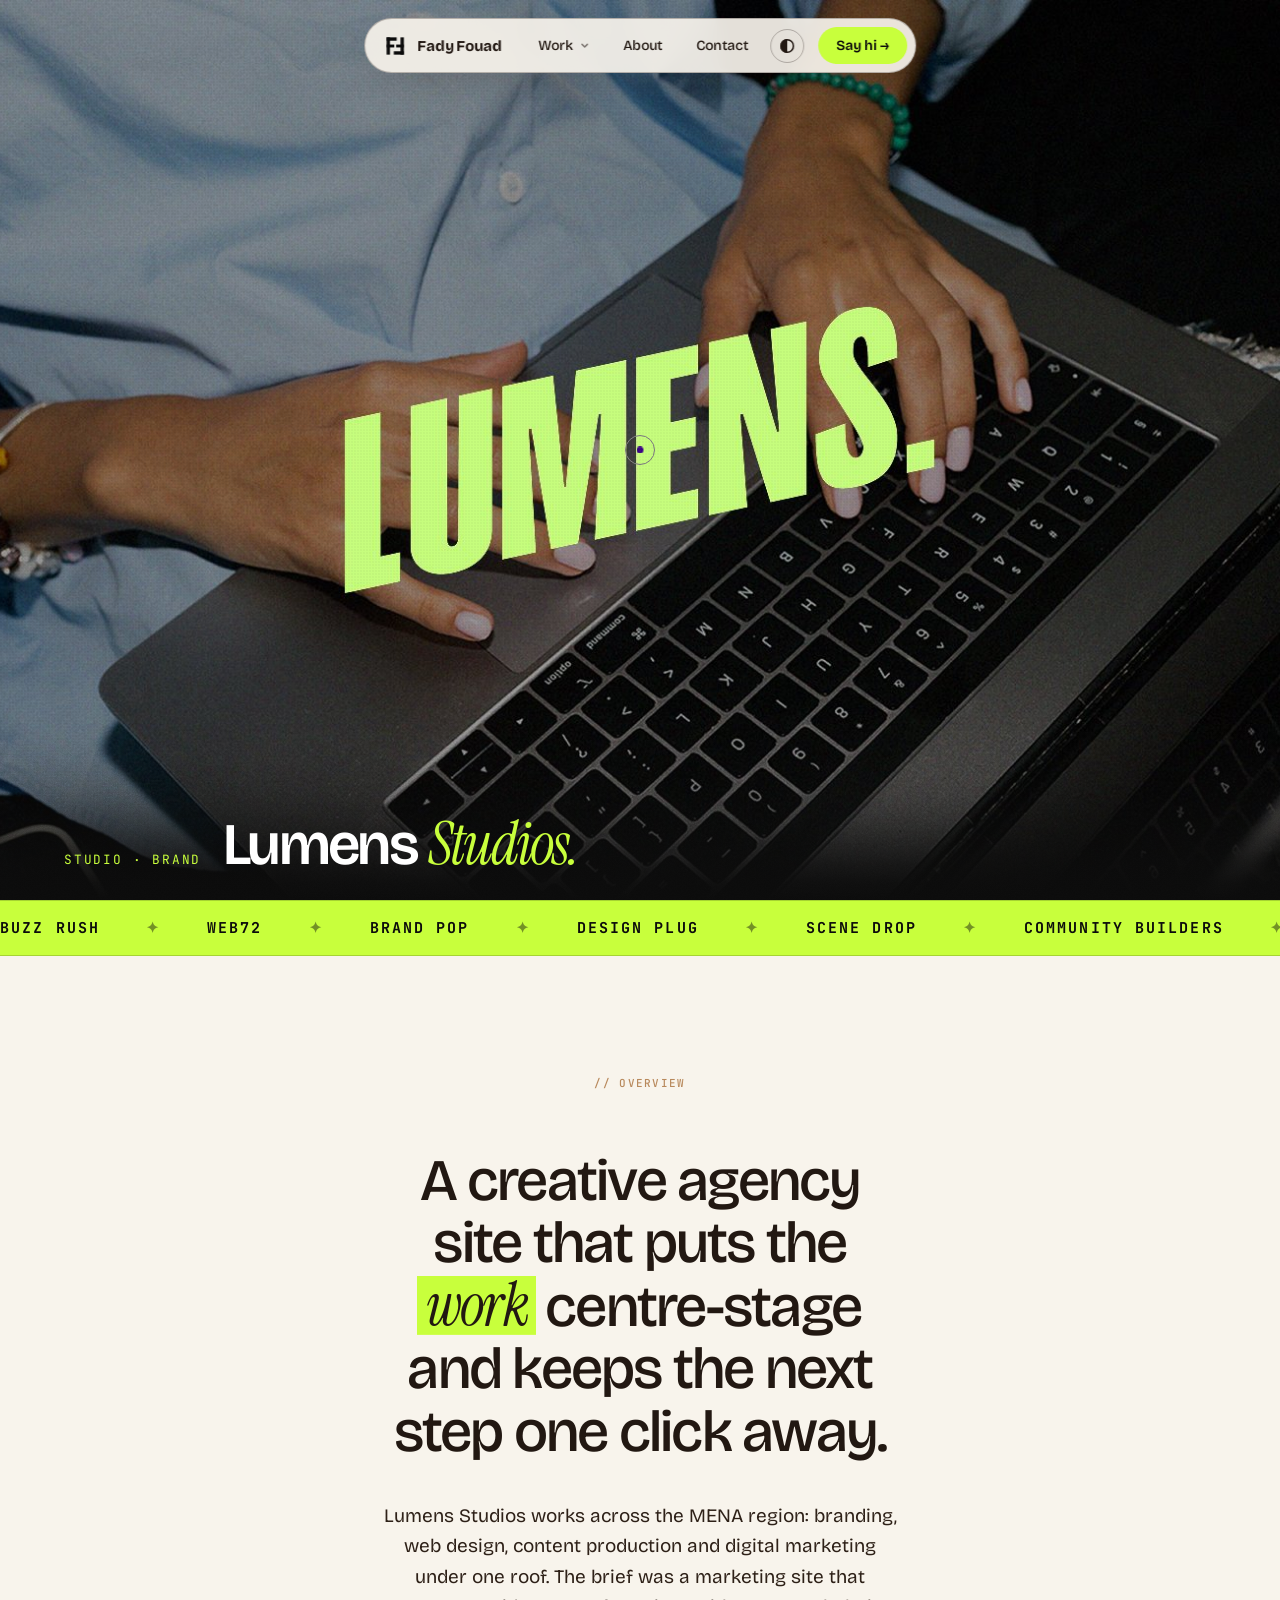
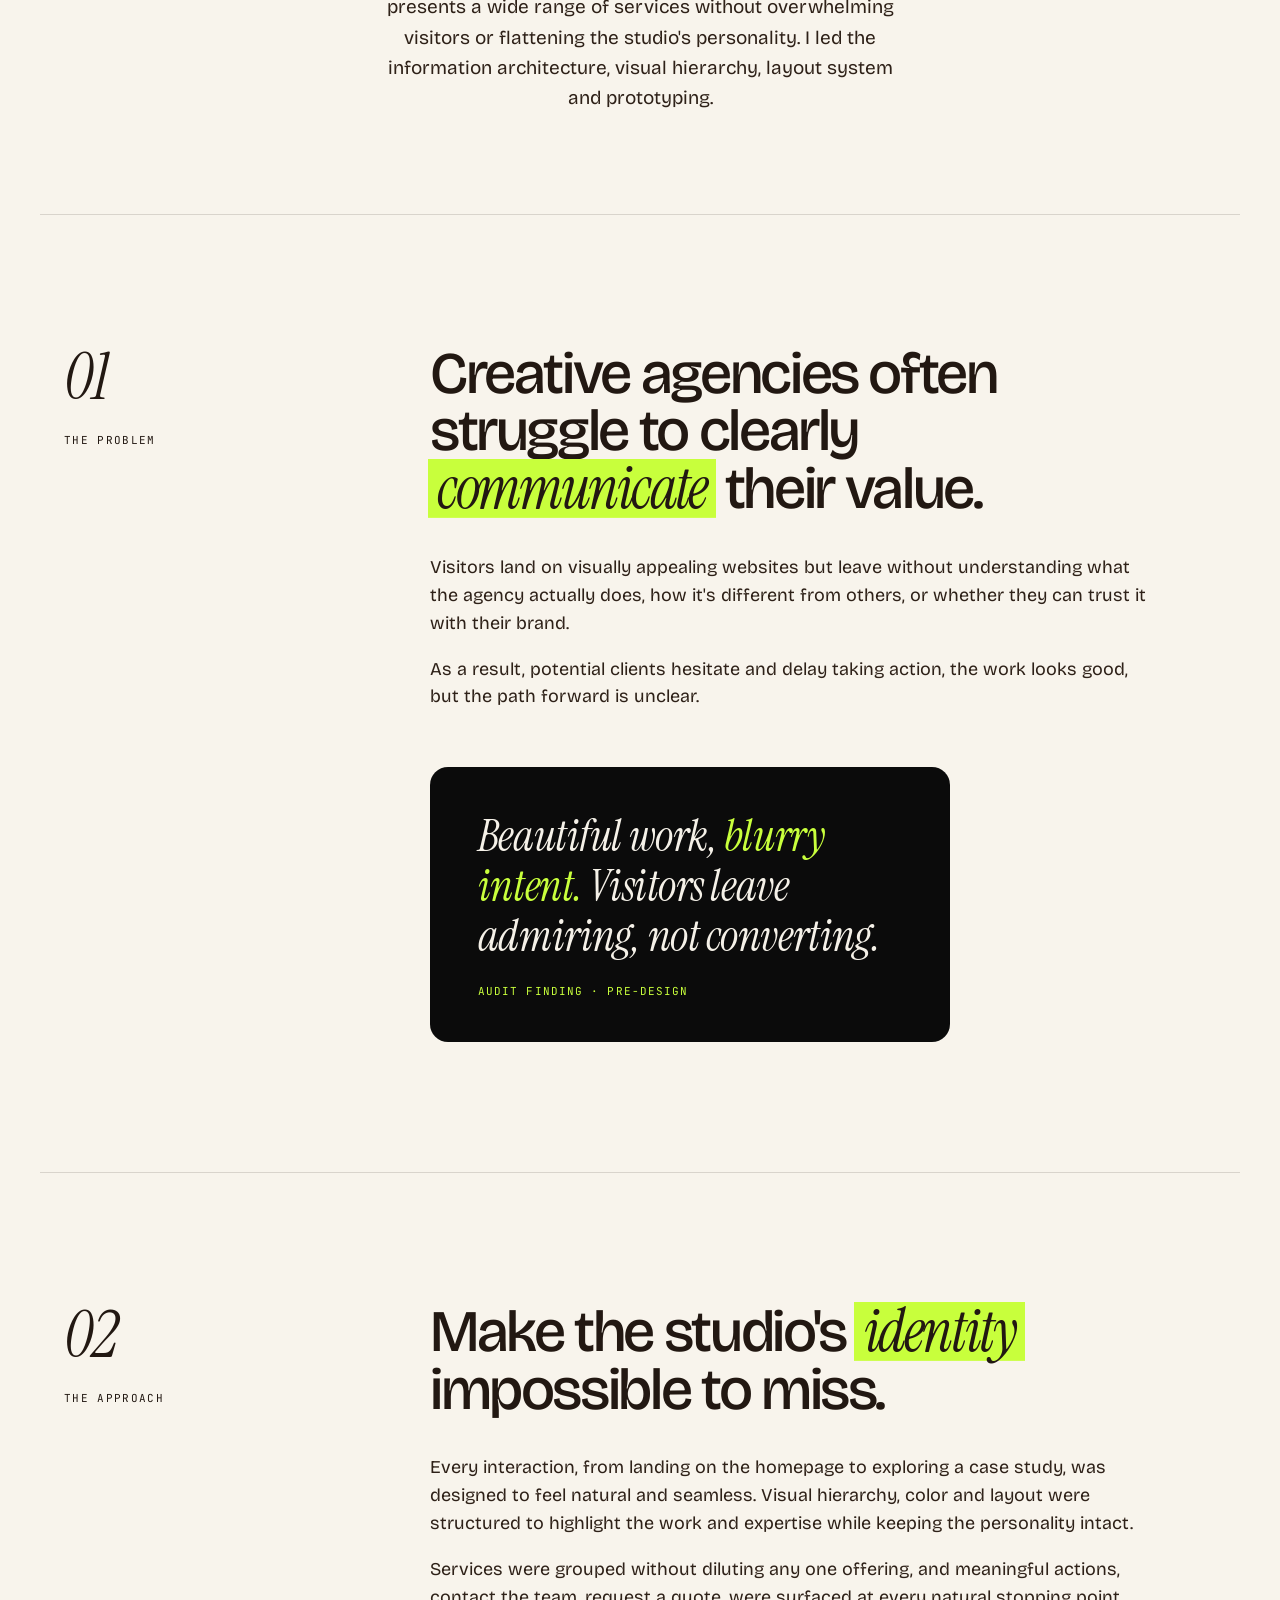
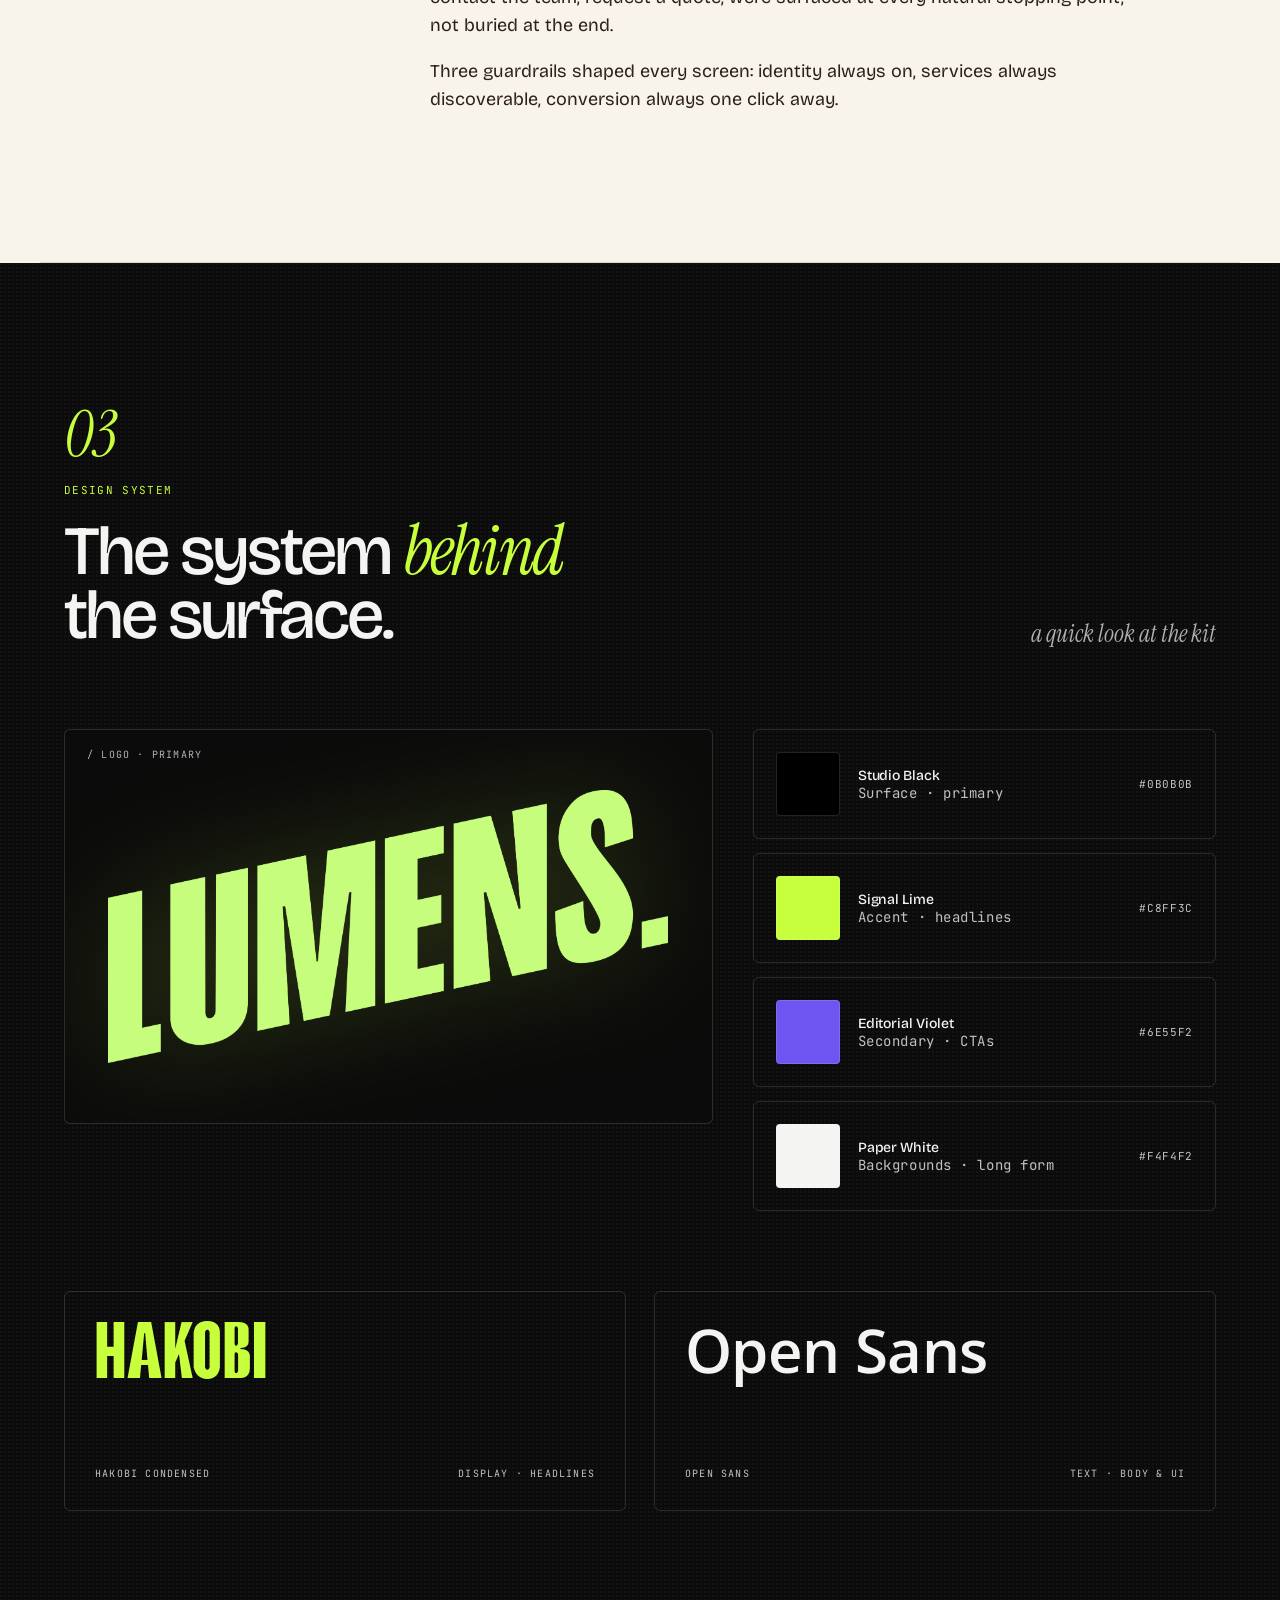
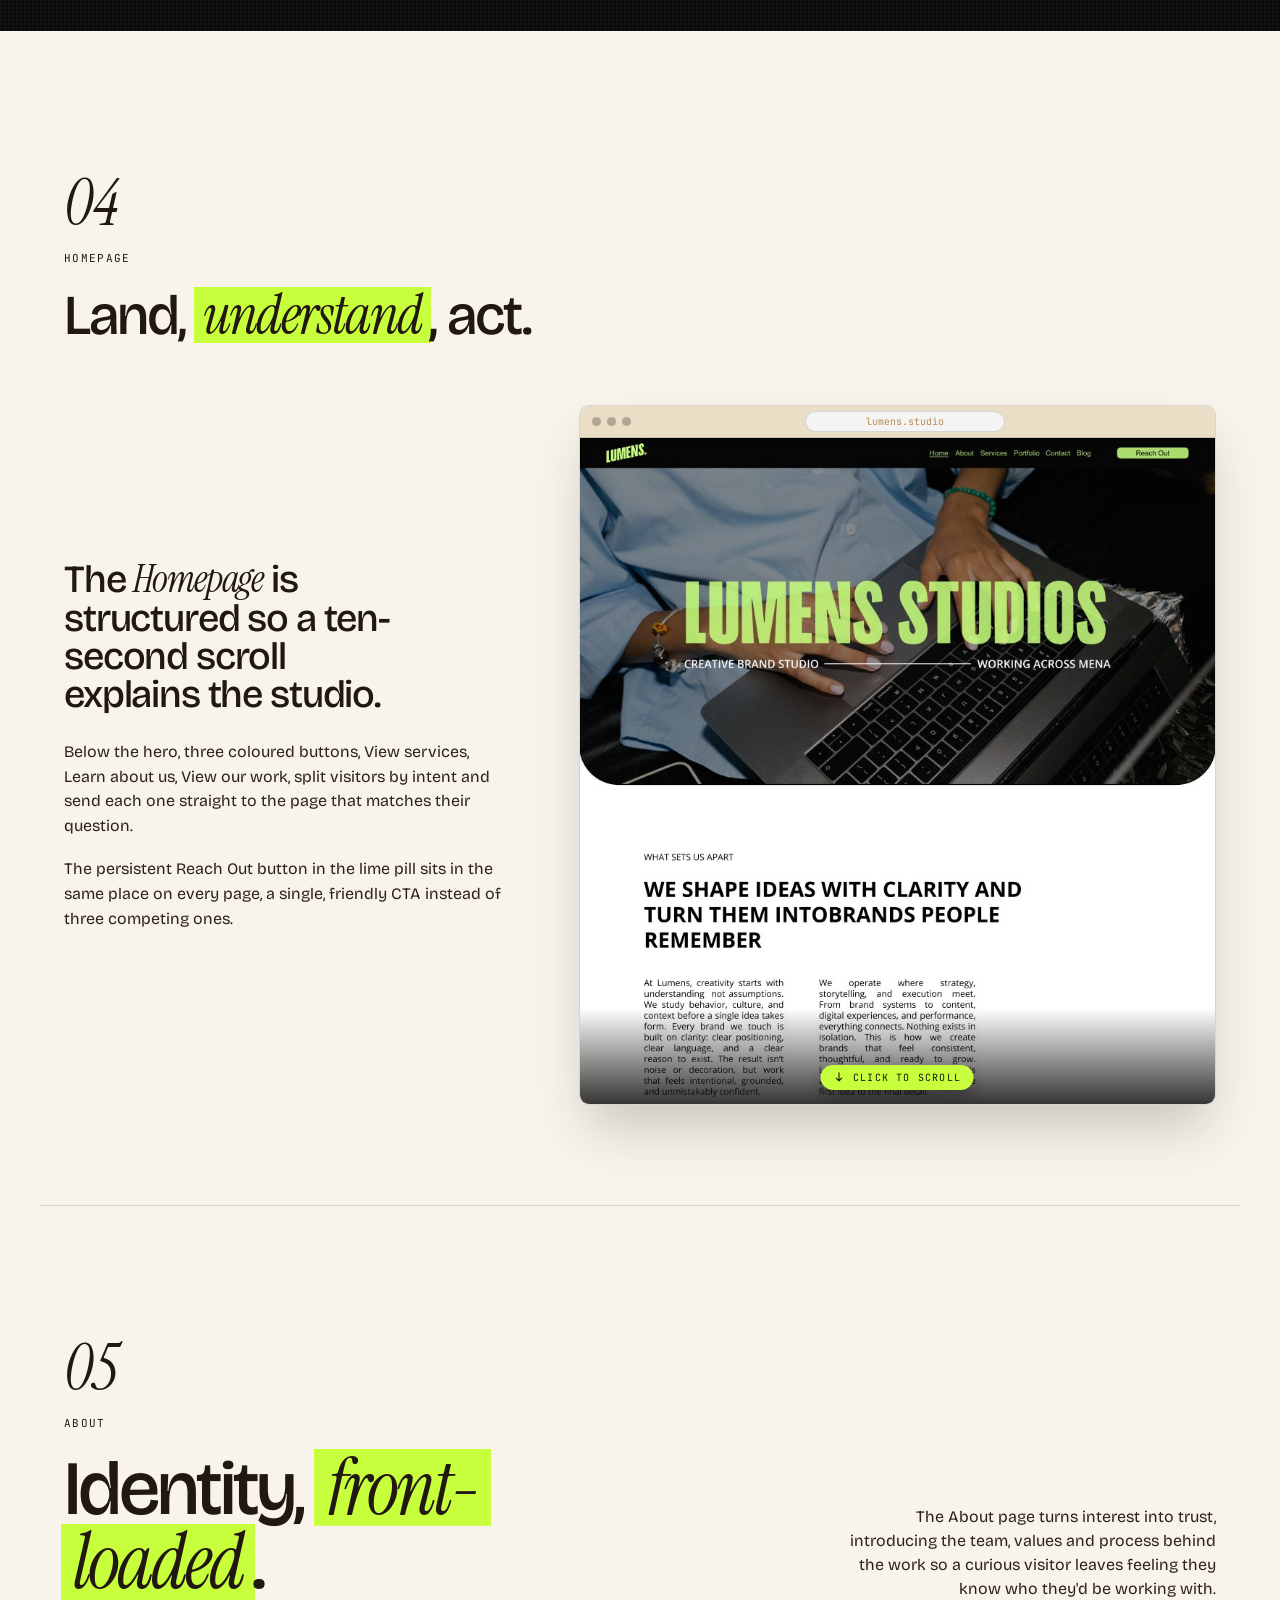
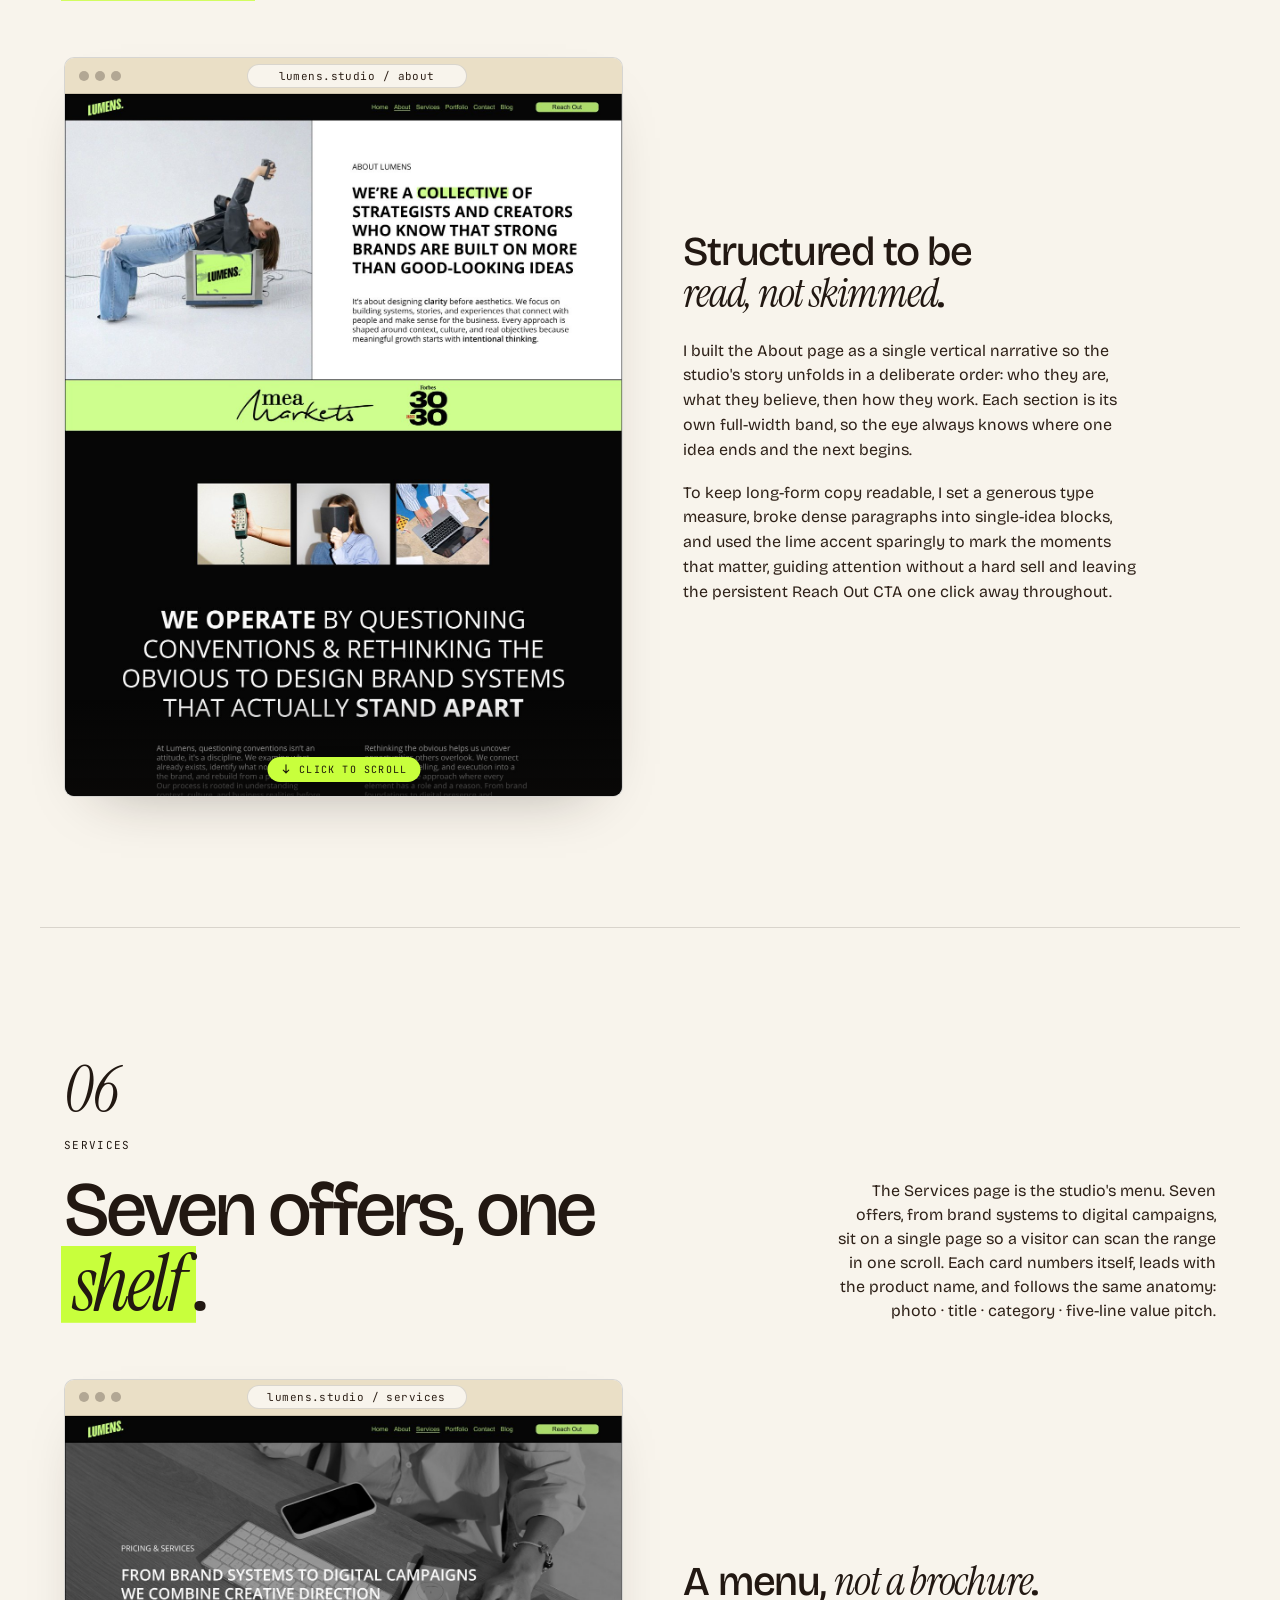
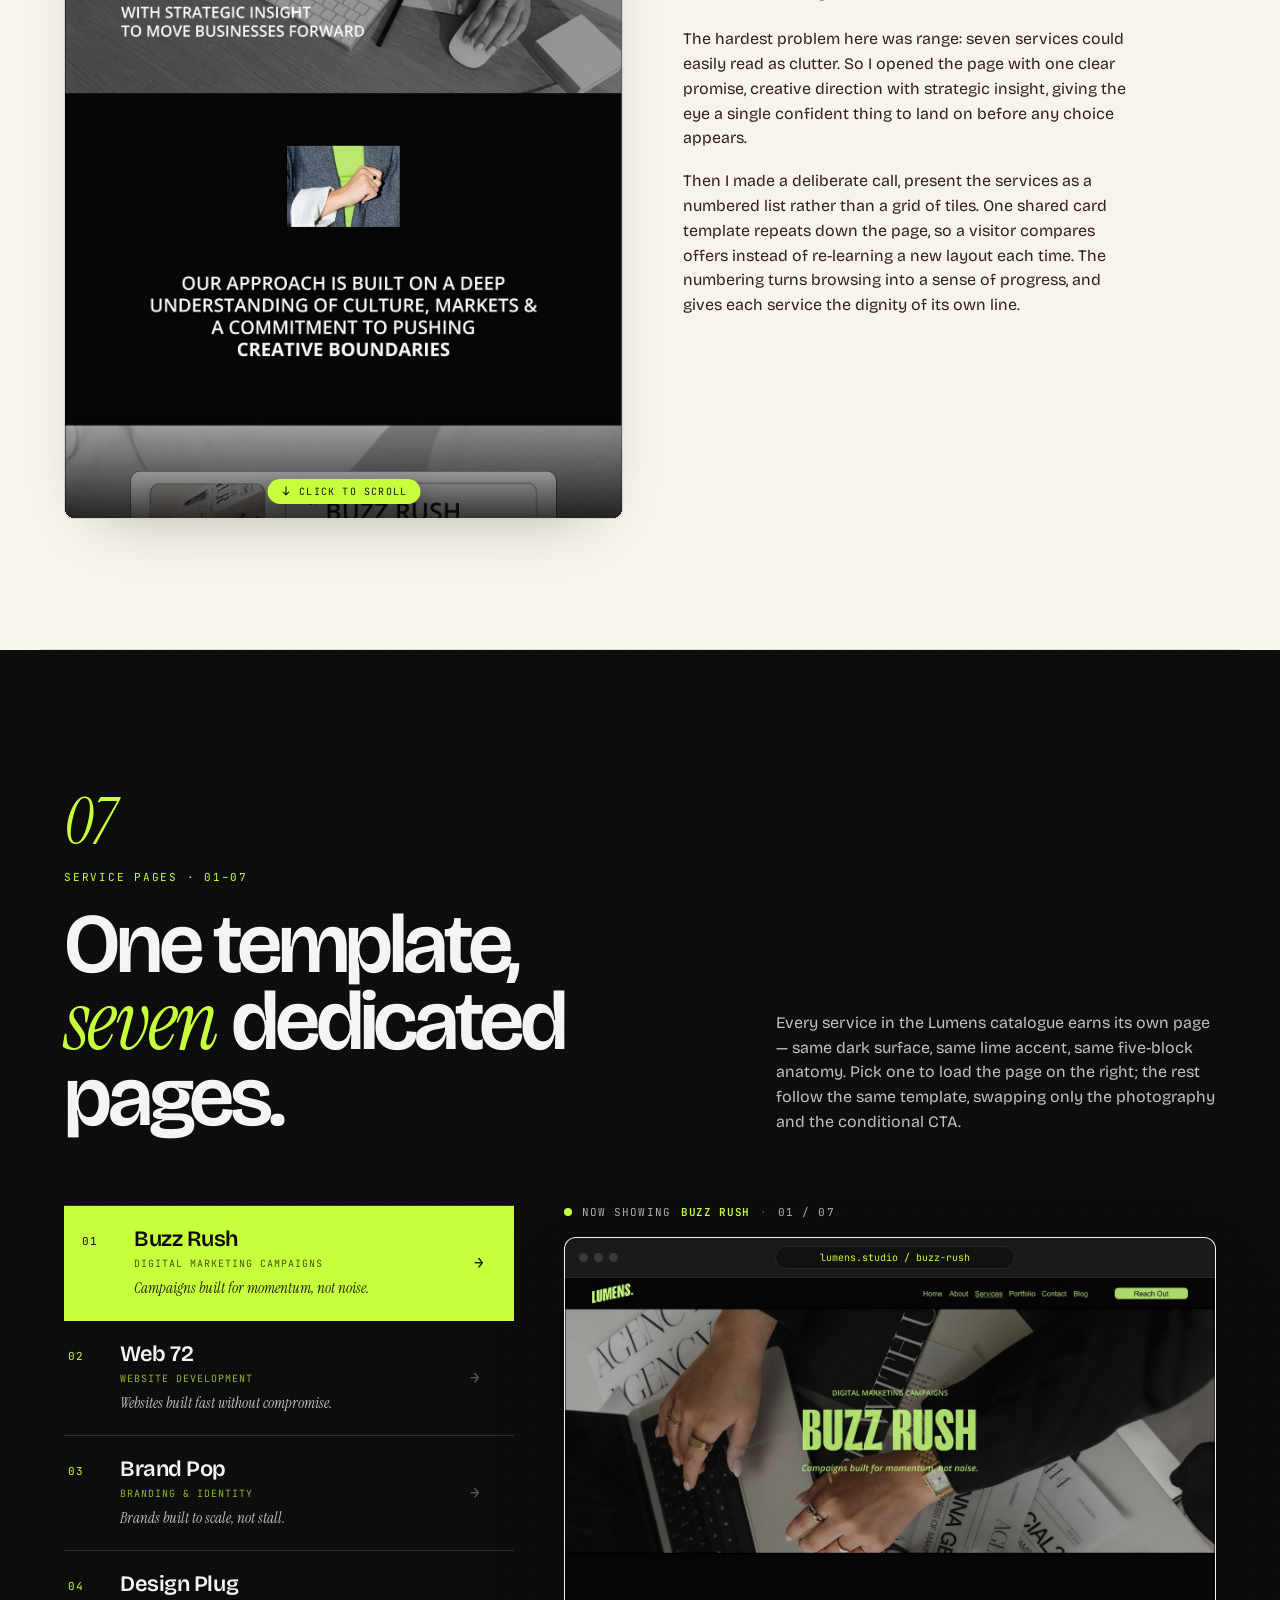
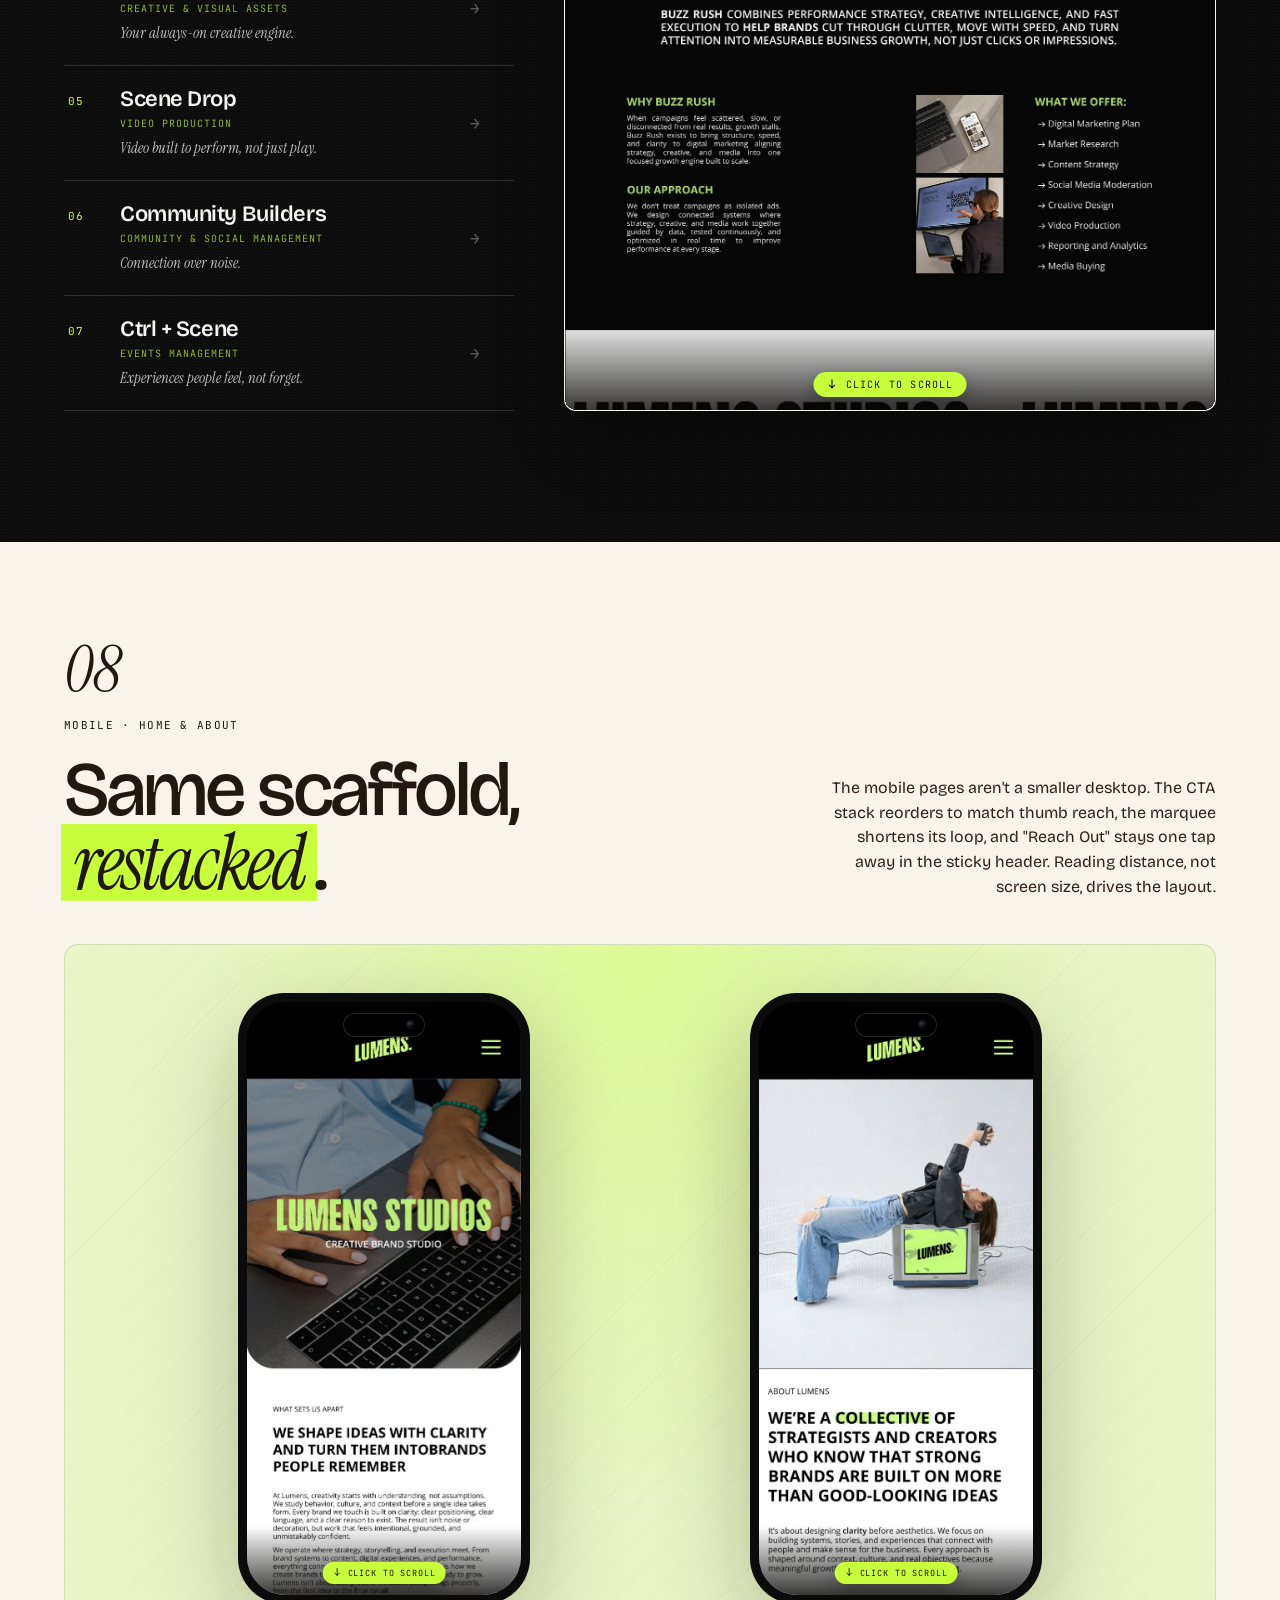
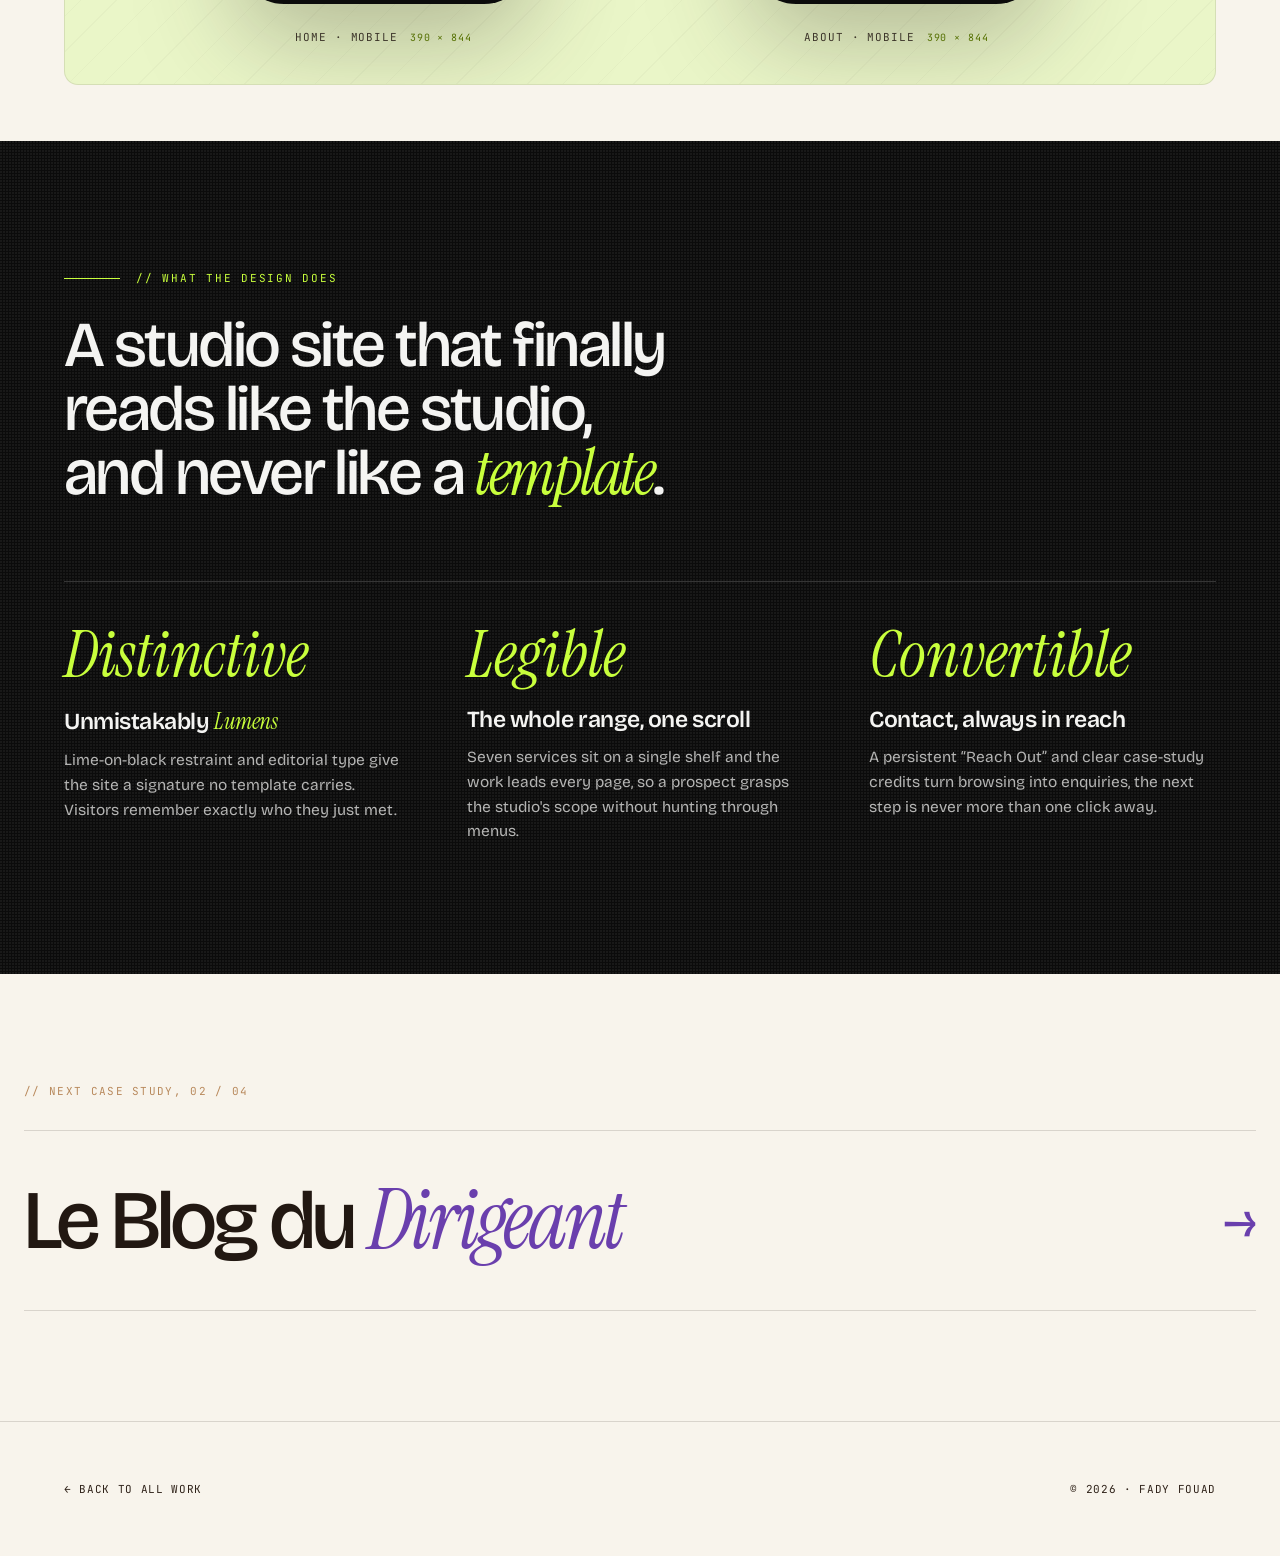
<file: docs 2/case-studies/lumens-studios.html>
<!doctype html>
<html lang="en">
<head>
<meta charset="utf-8" />
<meta name="viewport" content="width=device-width, initial-scale=1" />
<script>(function(){try{var t=localStorage.getItem('fady-theme');var dark=t?(t==='dark'):(window.matchMedia&&matchMedia('(prefers-color-scheme: dark)').matches);if(dark)document.documentElement.classList.add('dark-pending');}catch(e){}})();</script>
<title>Lumens Studios · Case Study · Fady Fouad</title>
<link rel="preconnect" href="https://fonts.googleapis.com">
<link rel="preconnect" href="https://fonts.gstatic.com" crossorigin>
<link href="https://fonts.googleapis.com/css2?family=Bricolage+Grotesque:opsz,wght@12..96,300;12..96,400;12..96,500;12..96,600;12..96,700;12..96,800&family=Instrument+Serif:ital@0;1&family=JetBrains+Mono:wght@400;500&family=Open+Sans:ital,wght@0,400;0,600;0,700;1,400&display=swap" rel="stylesheet">
<style>
  @font-face {
    font-family: 'Hakobi Condensed';
    src: url('../assets/fonts/Hakobi-Condensed.otf') format('opentype');
    font-weight: 400 700;
    font-style: normal;
    font-display: swap;
  }
  :root {
    /* Portfolio chrome, warm cream */
    --cream: #F8F4EC;
    --cream-2: #EADFC6;
    --sand: #DBC79E;
    --clay: #B8895C;
    --espresso: #221812;
    --espresso-soft: #2E2118;
    --rust: #C8492C;
    --line: rgba(34, 24, 18, 0.14);
    --line-strong: rgba(34, 24, 18, 0.28);
    /* Orange primary retired. Lime is now the brand accent, but applied as a
       HIGHLIGHT layer (a marker/selection block behind dark text), never as
       large text on the beige, where its contrast is too weak. These tokens are
       repointed to dark ink so any legacy accent-colored text stays readable. */
    --accent: var(--espresso);
    --accent-deep: var(--espresso);
    /* lime highlight system */
    --hl: #C8FF3C;          /* the lime, used as a highlight block */
    --hl-ink: #1B1608;      /* dark ink that sits on the lime block */
    --hl-wash: rgba(200, 255, 60, 0.16); /* faint lime tint for hover fills */

    /* Lumens brand colors (for interludes) */
    --lm-black: #0B0B0B;
    --lm-paper: #F4F4F2;
    --lm-lime: #C8FF3C;
    --lm-lime-2: #C8FF3C;
    --lm-violet: #6E55F2;
    --lm-line: rgba(244, 244, 242, 0.14);
  }
  * { box-sizing: border-box; margin: 0; padding: 0; }
  html, body { background: #F8F4EC; color: var(--espresso); overflow-x: clip; max-width: 100%; }
  html { scroll-behavior: smooth; }
  body {
    font-family: 'Bricolage Grotesque', system-ui, sans-serif;
    -webkit-font-smoothing: antialiased;
    overflow-x: hidden;
    cursor: none;
  }
  body::before {
    content: ""; position: fixed; inset: 0; pointer-events: none;
    background-image: radial-gradient(circle at 1px 1px, rgba(34,24,18,0.05) 1px, transparent 0);
    background-size: 3px 3px;
    mix-blend-mode: multiply; z-index: 1; opacity: 0.6;
  }
  a { color: inherit; text-decoration: none; }
  a, button { cursor: none; }
  img { max-width: 100%; display: block; }

  /* --- CURSOR --- */
  .cursor-dot, .cursor-ring {
    position: fixed; top: 0; left: 0;
    pointer-events: none; z-index: 9999;
    transform: translate(-50%, -50%);
    will-change: transform;
  }
  .cursor-dot {
    width: 6px; height: 6px;
    border-radius: 999px;
    background: var(--espresso);
    transition: width 0.22s cubic-bezier(.2,.8,.2,1),
                height 0.22s cubic-bezier(.2,.8,.2,1),
                background 0.22s;
  }
  .cursor-ring {
    width: 34px; height: 34px;
    border-radius: 999px;
    border: 1px solid var(--espresso);
    opacity: 0.45;
    transition: width 0.32s cubic-bezier(.2,.8,.2,1),
                height 0.32s cubic-bezier(.2,.8,.2,1),
                background 0.32s, border-color 0.32s, opacity 0.32s;
  }
  /* hover state, ring expands into a lime badge, dot becomes a crosshair */
  .cursor-ring.is-hover {
    width: 64px; height: 64px;
    background: var(--lm-lime);
    border-color: var(--lm-lime);
    opacity: 1;
  }
  .cursor-dot.is-hover {
    width: 14px; height: 14px;
    background: var(--lm-black);
    background-image:
      linear-gradient(var(--lm-black), var(--lm-black)),
      linear-gradient(var(--lm-black), var(--lm-black));
  }
  /* dark sections invert */
  .cursor-dot.on-dark { background: var(--lm-paper); }
  .cursor-ring.on-dark { border-color: var(--lm-paper); }
  @media (hover: none) {
    .cursor-dot, .cursor-ring { display: none; }
    body, a, button { cursor: auto; }
  }


  /* --- LAYOUT --- */
  .wrap { max-width: 1480px; margin: 0 auto; padding: 0 56px; position: relative; z-index: 2; }
  .wrap-wide { max-width: 1640px; margin: 0 auto; padding: 0 40px; position: relative; z-index: 2; }
  @media (max-width: 720px) { .wrap, .wrap-wide { padding: 0 28px; } }

  /* NAV, floating pill (shared across the whole site) */
  nav.top {
    position: fixed; top: 18px; left: 50%; transform: translateX(-50%);
    display: flex; align-items: center; gap: 6px; z-index: 100;
    background: rgba(248,244,236,0.92);
    border: 1px solid var(--line-strong); border-radius: 999px;
    padding: 8px 8px 8px 18px;
    box-shadow: 0 18px 40px -20px rgba(34,24,18,0.45);
    backdrop-filter: blur(10px); -webkit-backdrop-filter: blur(10px);
    color: var(--espresso); white-space: nowrap;
    font-family: 'Bricolage Grotesque', system-ui, sans-serif; font-size: 14px; letter-spacing: 0; text-transform: none;
  }
  nav.top .brand { display: inline-flex; align-items: center; gap: 10px; margin-right: 14px; font-weight: 600; letter-spacing: -0.01em; font-size: 15px; }
  nav.top .brand .ff-mark { width: 24px; height: 24px; display: inline-grid; place-items: center; color: #0B0B0B; }
  nav.top .brand .ff-mark svg { width: 100%; height: 100%; }
  nav.top ul { display: flex; gap: 2px; list-style: none; }
  nav.top ul a { display: inline-block; font-size: 14px; font-weight: 500; padding: 9px 16px; border-radius: 999px; transition: background 0.25s, color 0.25s; }
  nav.top ul a:hover { background: rgba(34,24,18,0.06); color: var(--espresso); }
  nav.top .right { display: flex; align-items: center; gap: 6px; }
  nav.top .nav-cta { display: inline-flex; align-items: center; gap: 8px; background: var(--lm-lime); color: var(--lm-black); font-weight: 600; font-size: 14px; padding: 10px 18px; border-radius: 999px; margin-left: 8px; transition: filter 0.3s; }
  nav.top .nav-cta:hover { filter: brightness(0.94); color: var(--lm-black); }
  .nav-progress { position: fixed; top: 0; left: 0; right: 0; height: 2px; background: var(--lm-lime); transform-origin: left; transform: scaleX(0); transition: transform 0.1s linear; z-index: 101; }
  .crumbT {
    position: fixed; top: 24px; left: 24px; z-index: 100;
  }
  .crumbT .at {
    display: inline-flex; align-items: baseline; gap: 7px;
    font-family: 'JetBrains Mono', monospace; font-size: 12px; font-weight: 500;
    letter-spacing: 0.06em; color: var(--espresso); cursor: pointer;
    background: rgba(248,244,236,0.92); border: 1px solid var(--line-strong);
    border-radius: 999px; padding: 8px 15px 8px 12px;
    box-shadow: 0 18px 40px -22px rgba(34,24,18,0.45);
    backdrop-filter: blur(10px); -webkit-backdrop-filter: blur(10px);
  }
  .crumbT .at .ar { color: #5E7E00; font-size: 14px; transition: transform 0.3s; }
  .crumbT:hover .at .ar { transform: translateX(-2px); }
  .crumbT .at span { color: var(--clay); font-size: 10px; }
  .crumbT .fan {
    position: absolute; top: calc(100% + 6px); left: 0;
    display: flex; flex-direction: column; gap: 4px;
    opacity: 0; transform: translateY(-5px); pointer-events: none;
    transition: opacity 0.3s, transform 0.35s cubic-bezier(.2,.8,.2,1);
  }
  .crumbT:hover .fan, .crumbT:focus-within .fan { opacity: 1; transform: none; pointer-events: auto; }
  .crumbT .fan a {
    display: inline-flex; align-items: center; gap: 7px;
    font-family: 'JetBrains Mono', monospace; font-size: 9px; letter-spacing: 0.1em;
    text-transform: uppercase; color: var(--espresso-soft);
    background: rgba(248,244,236,0.96); border: 1px solid var(--line);
    border-radius: 6px; padding: 6px 10px; white-space: nowrap;
    backdrop-filter: blur(10px); -webkit-backdrop-filter: blur(10px);
  }
  .crumbT .fan a i { font-style: normal; width: 6px; height: 6px; border-radius: 99px; background: var(--pc); flex: none; }
  .crumbT .fan a:hover { color: var(--espresso); border-color: var(--line-strong); }
  .crumbT .fan a.on { color: var(--espresso); font-weight: 500; border-color: var(--pc); }
  .nav-burger { display: none; width: 40px; height: 40px; border: 1px solid var(--line-strong); border-radius: 999px; background: transparent; color: inherit; align-items: center; justify-content: center; position: relative; }
  .nav-burger svg { width: 17px; height: 17px; position: absolute; transition: opacity .3s, transform .35s cubic-bezier(.2,.8,.2,1); }
  .nav-burger .ic-close { opacity: 0; transform: rotate(-90deg) scale(.6); }
  .nav-burger.is-open .ic-menu { opacity: 0; transform: rotate(90deg) scale(.6); }
  .nav-burger.is-open .ic-close { opacity: 1; transform: none; }
  .mobile-menu { position: fixed; inset: 0; z-index: 95; background: var(--cream); display: flex; flex-direction: column; justify-content: center; padding: 0 34px; opacity: 0; visibility: hidden; transform: translateY(-10px); transition: opacity .42s ease, transform .42s ease, visibility .42s; }
  @media (min-width: 881px) { .mobile-menu { display: none; } }
  .mobile-menu.open { opacity: 1; visibility: visible; transform: none; }
  .mobile-menu ul { list-style: none; display: flex; flex-direction: column; gap: 4px; }
  .mobile-menu a { font-family: 'Instrument Serif', serif; font-size: clamp(46px, 14vw, 76px); line-height: 1.04; letter-spacing: -0.02em; color: var(--espresso); display: flex; align-items: baseline; gap: 14px; padding: 8px 0; }
  .mobile-menu a .idx { font-family: 'JetBrains Mono', monospace; font-size: 12px; color: var(--clay); letter-spacing: 0.06em; }
  .mobile-menu-foot { position: absolute; left: 34px; bottom: 40px; font-family: 'JetBrains Mono', monospace; font-size: 11px; color: var(--clay); }

  /* ====================================================== */
  /* HERO                                                   */
  /* ====================================================== */
  .cs-hero {
    padding-top: 96px;
    padding-bottom: 0;
    position: relative;
  }
  .cs-hero-meta {
    display: grid;
    grid-template-columns: repeat(5, 1fr);
    gap: 24px;
    padding: 28px 0 60px;
    border-bottom: 1px solid var(--line);
    font-family: 'JetBrains Mono', monospace;
    font-size: 11px;
    letter-spacing: 0.06em;
    text-transform: uppercase;
  }
  .cs-hero-meta .cell { display: flex; flex-direction: column; gap: 10px; }
  .cs-hero-meta .cell b {
    color: var(--clay); font-weight: 500; font-size: 10px;
  }
  .cs-hero-meta .cell span { color: var(--espresso); font-size: 12px; letter-spacing: 0.04em; }

  .cs-hero-headline {
    padding: 70px 0 40px;
    position: relative;
  }
  .cs-hero-headline .eyebrow {
    font-family: 'JetBrains Mono', monospace;
    font-size: 11px;
    letter-spacing: 0.16em;
    text-transform: uppercase;
    color: var(--clay);
    margin-bottom: 36px;
    display: flex; align-items: center; gap: 16px;
  }
  .cs-hero-headline .eyebrow::before {
    content: ""; display: block; width: 56px; height: 1px; background: var(--clay);
  }
  .cs-hero-headline h1 {
    font-size: clamp(56px, 14vw, 232px);
    font-weight: 600;
    letter-spacing: -0.05em;
    line-height: 0.86;
  }
  .cs-hero-headline h1 .em {
    font-family: 'Instrument Serif', serif;
    font-style: italic;
    font-weight: 700;
    color: transparent;
    -webkit-text-fill-color: transparent;
    -webkit-text-stroke: 1.5px var(--espresso);
    text-stroke: 1.5px var(--espresso);
    letter-spacing: -0.02em;
  }
  .cs-hero-headline h1 .dot {
    color: transparent;
    -webkit-text-fill-color: transparent;
    -webkit-text-stroke: 1.5px var(--espresso);
    text-stroke: 1.5px var(--espresso);
    display: inline-block;
    transform: translateY(0.05em);
  }
  .cs-hero-headline .sub-row {
    display: grid;
    grid-template-columns: 1fr 1fr;
    gap: 60px;
    margin-top: 56px;
    align-items: end;
  }
  .cs-hero-headline .lede {
    font-size: clamp(18px, 1.9vw, 26px);
    line-height: 1.36;
    max-width: 36ch;
    color: var(--espresso-soft);
  }
  .cs-hero-headline .lede em {
    font-family: 'Instrument Serif', serif;
    font-style: italic;
    color: var(--accent-deep);
  }
  .cs-hero-headline .tags {
    display: flex; flex-wrap: wrap; gap: 8px;
    justify-self: end;
    align-self: end;
    max-width: 480px;
  }
  .cs-hero-headline .tags span {
    font-family: 'JetBrains Mono', monospace;
    font-size: 10px;
    letter-spacing: 0.06em;
    text-transform: uppercase;
    padding: 8px 12px;
    border: 1px solid var(--line-strong);
    border-radius: 999px;
    color: var(--espresso);
  }
  .cs-hero-headline .tags span.is-lime { background: var(--lm-lime); border-color: var(--lm-lime); color: var(--lm-black); }
  .cs-hero-headline .tags span.is-violet { background: var(--lm-violet); border-color: var(--lm-violet); color: var(--lm-paper); }

  /* Hero aside, file/read index + scroll cue (replaces tag pills) */
  .cs-hero-headline .hero-aside {
    justify-self: end;
    align-self: end;
    display: flex; flex-direction: column;
    align-items: flex-end;
    gap: 18px;
    text-align: right;
  }
  .cs-hero-headline .hero-aside .read {
    display: grid; gap: 5px;
    padding-bottom: 16px;
    border-bottom: 1px solid var(--line);
    min-width: 220px;
  }
  .cs-hero-headline .hero-aside .read .k {
    font-family: 'JetBrains Mono', monospace;
    font-size: 10px; letter-spacing: 0.14em; text-transform: uppercase; color: var(--clay);
  }
  .cs-hero-headline .hero-aside .read .v {
    font-family: 'JetBrains Mono', monospace;
    font-size: 13px; letter-spacing: 0.04em; color: var(--espresso);
  }
  .cs-hero-headline .hero-scroll {
    margin-top: 4px;
    display: inline-flex; align-items: center; gap: 14px;
    font-family: 'JetBrains Mono', monospace;
    font-size: 11px; letter-spacing: 0.12em; text-transform: uppercase; color: var(--espresso);
  }
  .cs-hero-headline .hero-scroll .ar {
    width: 36px; height: 36px;
    border: 1px solid var(--line-strong);
    border-radius: 99px;
    display: grid; place-items: center;
    transition: background 0.3s, color 0.3s, border-color 0.3s;
    animation: herobob 2s ease-in-out infinite;
  }
  .cs-hero-headline .hero-scroll:hover .ar { background: var(--lm-lime); border-color: var(--lm-lime); color: var(--lm-black); }
  @keyframes herobob { 0%, 100% { transform: translateY(0); } 50% { transform: translateY(5px); } }

  /* HERO COVER, full bleed image bleed */
  .cs-hero-cover {
    margin-top: 60px;
    position: relative;
    overflow: hidden;
    background: var(--lm-black);
    height: clamp(420px, 78vh, 880px);
    border-top: 1px solid var(--line);
    border-bottom: 1px solid var(--line);
  }
  .cs-hero-cover img {
    position: absolute; inset: 0;
    width: 100%; height: 100%;
    object-fit: cover;
    object-position: center;
    transform: scale(1.04);
    transition: transform 1.4s cubic-bezier(.2,.8,.2,1);
  }
  .cs-hero-cover:hover img { transform: scale(1.0); }
  .cs-hero-cover .scrim {
    position: absolute; inset: 0;
    background: linear-gradient(180deg, rgba(0,0,0,0.10) 0%, rgba(0,0,0,0.0) 30%, rgba(0,0,0,0.45) 100%);
    pointer-events: none;
  }
  .cs-hero-cover .corner {
    position: absolute;
    font-family: 'JetBrains Mono', monospace;
    font-size: 11px;
    letter-spacing: 0.1em;
    text-transform: uppercase;
    color: rgba(244,244,242,0.88);
  }
  .cs-hero-cover .corner.tl { top: 22px; left: 28px; }
  .cs-hero-cover .corner.tr { top: 22px; right: 28px; }
  .cs-hero-cover .corner.bl { bottom: 22px; left: 28px; }
  .cs-hero-cover .corner.br { bottom: 22px; right: 28px; display:flex; align-items:center; gap: 10px; }
  .cs-hero-cover .corner .dot { width: 8px; height: 8px; border-radius: 99px; background: var(--lm-lime); display: inline-block; }
  .cs-hero-cover .cover-mark {
    position: absolute;
    left: 50%; top: 50%;
    transform: translate(-50%, -50%);
    font-family: 'Bricolage Grotesque', sans-serif;
    font-weight: 700;
    letter-spacing: -0.03em;
    color: var(--lm-lime);
    font-size: clamp(40px, 7vw, 132px);
    line-height: 0.9;
    text-shadow: 0 6px 40px rgba(0,0,0,0.35);
    mix-blend-mode: normal;
  }

  /* ====================================================== */
  /* MARQUEE TAPE                                           */
  /* ====================================================== */
  .marquee {
    background: var(--lm-lime);
    color: var(--lm-black);
    overflow: hidden;
    border-top: 1px solid var(--line);
    border-bottom: 1px solid var(--line);
    padding: 18px 0;
    position: relative;
  }
  .marquee-track {
    display: flex;
    gap: 56px;
    width: max-content;
    animation: marquee 38s linear infinite;
    font-family: 'Bricolage Grotesque', sans-serif;
    font-weight: 600;
    font-size: clamp(22px, 3vw, 44px);
    letter-spacing: -0.02em;
    text-transform: uppercase;
    white-space: nowrap;
  }
  .marquee-track span { display: inline-flex; align-items: center; gap: 56px; }
  .marquee-track .sep {
    font-family: 'Instrument Serif', serif;
    font-style: italic;
    font-weight: 400;
    color: var(--lm-black);
    opacity: 0.7;
  }
  .marquee-track .star {
    color: var(--lm-violet);
    font-family: 'Instrument Serif', serif;
    font-style: italic;
  }
  @keyframes marquee { from { transform: translateX(0); } to { transform: translateX(-50%); } }

  /* ===================== TAPE MARQUEE ===================== */
  .tape { background: var(--lm-lime); color: var(--lm-black); transform: none; margin: 0; padding: 17px 0; overflow: hidden; white-space: nowrap; border-block: 1px solid rgba(11,11,11,0.18); position: relative; z-index: 4; }
  .tape .tk { display: inline-flex; gap: 46px; align-items: center; font-family: 'JetBrains Mono', monospace; font-size: 15px; font-weight: 700; letter-spacing: 0.14em; text-transform: uppercase; animation: tapemove 26s linear infinite; padding-right: 46px; }
  @media (max-width: 720px) { .tape { padding: 13px 0; } .tape .tk { font-size: 12px; gap: 32px; padding-right: 32px; } }
  .tape .tk .sp { color: rgba(11,11,11,0.45); }
  @keyframes tapemove { to { transform: translateX(-50%); } }
  body.dark .tape { background: var(--lm-lime); color: var(--lm-black); border-block-color: rgba(11,11,11,0.28); }
  body.dark .tape .tk .sp { color: rgba(11,11,11,0.5); }
  @media (prefers-reduced-motion: reduce) { .tape .tk { animation: none; } }

  /* ====================================================== */
  /* OVERVIEW, film credits style                          */
  /* ====================================================== */
  .cs-credits {
    padding-block: 120px 100px;
    border-bottom: 1px solid var(--line);
  }
  .cs-credits .head {
    display: flex; align-items: baseline; justify-content: space-between;
    gap: 24px;
    margin-bottom: 60px;
  }
  .cs-credits .head h2 {
    font-family: 'JetBrains Mono', monospace;
    font-size: 11px;
    letter-spacing: 0.12em;
    text-transform: uppercase;
    color: var(--clay);
    font-weight: 500;
  }
  .cs-credits .head .num {
    font-family: 'JetBrains Mono', monospace;
    font-size: 11px;
    letter-spacing: 0.12em;
    color: var(--espresso-soft);
  }
  .cs-credits-grid {
    display: grid;
    grid-template-columns: repeat(4, 1fr);
    gap: 0;
  }
  .cs-credits-grid > div {
    padding: 28px 28px 28px 0;
    border-top: 1px solid var(--line-strong);
    border-right: 1px solid var(--line);
  }
  .cs-credits-grid > div:nth-child(4n) { border-right: 0; }
  .cs-credits-grid > div:nth-last-child(-n+4) { border-bottom: 1px solid var(--line-strong); }
  .cs-credits-grid > div:not(:nth-child(4n)) { padding-right: 28px; }
  .cs-credits-grid > div { padding-left: 28px; }
  .cs-credits-grid > div:nth-child(4n+1) { padding-left: 0; }
  .cs-credits-grid b {
    display: block;
    font-family: 'JetBrains Mono', monospace;
    font-size: 10px;
    letter-spacing: 0.12em;
    text-transform: uppercase;
    color: var(--clay);
    font-weight: 500;
    margin-bottom: 18px;
  }
  .cs-credits-grid p {
    font-size: 16px;
    line-height: 1.42;
    color: var(--espresso);
  }
  .cs-credits-grid p em {
    font-family: 'Instrument Serif', serif;
    font-style: italic;
    color: var(--accent-deep);
  }
  @media (max-width: 960px) {
    .cs-credits-grid { grid-template-columns: 1fr 1fr; }
    .cs-credits-grid > div:nth-child(4n) { border-right: 1px solid var(--line); }
    .cs-credits-grid > div:nth-child(2n) { border-right: 0; }
  }

  /* ====================================================== */
  /* EDITORIAL BLOCKS                                       */
  /* ====================================================== */
  .editorial {
    padding-block: 130px;
    border-bottom: 1px solid var(--line);
    display: grid;
    grid-template-columns: 0.8fr 2.2fr;
    gap: 80px;
    align-items: start;
  }
  .editorial .label {
    position: static;
    font-family: 'JetBrains Mono', monospace;
    font-size: 11px;
    letter-spacing: 0.12em;
    text-transform: uppercase;
    color: var(--clay);
  }
  .editorial .label .step {
    display: block;
    font-size: clamp(44px, 5vw, 64px);
    font-family: 'Instrument Serif', serif;
    font-style: italic;
    font-weight: 400;
    color: var(--accent);
    letter-spacing: -0.02em;
    line-height: 1;
    margin-bottom: 24px;
  }
  .editorial h3 {
    font-size: clamp(36px, 4.6vw, 72px);
    font-weight: 500;
    letter-spacing: -0.04em;
    line-height: 0.98;
    margin-bottom: 36px;
    max-width: 18ch;
    text-wrap: balance;
  }
  .editorial h3 em {
    font-family: 'Instrument Serif', serif;
    font-style: italic;
    font-weight: 400;
    color: var(--accent);
  }
  .editorial p {
    font-size: 18px;
    line-height: 1.55;
    color: var(--espresso-soft);
    max-width: 60ch;
    margin-bottom: 18px;
  }
  .editorial p em {
    font-family: 'Instrument Serif', serif;
    font-style: italic;
    color: var(--accent-deep);
  }
  .editorial p b { color: var(--espresso); font-weight: 500; }

  .problem-bullets {
    list-style: none; padding: 0; margin: 40px 0 0;
    display: grid; grid-template-columns: repeat(3, 1fr); gap: 14px;
    font-family: 'JetBrains Mono', monospace; font-size: 11px;
    letter-spacing: 0.04em; line-height: 1.5;
    text-transform: uppercase;
  }
  .problem-bullets li {
    padding: 18px;
    border: 1px solid var(--line-strong);
    border-radius: 4px;
    color: var(--espresso);
    position: relative;
    overflow: hidden;
  }
  .problem-bullets li::before {
    content: ""; position: absolute; top: 0; left: 0; width: 4px; height: 100%;
    background: var(--accent);
    transition: width 0.4s cubic-bezier(.2,.8,.2,1);
  }
  .problem-bullets li:hover::before { width: 100%; opacity: 0.08; }
  .problem-bullets li .n {
    display: block;
    font-size: 10px;
    color: var(--clay);
    margin-bottom: 10px;
  }
  @media (max-width: 720px) { .problem-bullets { grid-template-columns: 1fr; } }

  /* Pull quote */
  .pull {
    margin: 56px 0 0;
    padding: 44px 48px;
    border: 0;
    border-radius: 18px;
    background: var(--lm-black, #111111);
    font-family: 'Instrument Serif', serif;
    font-style: italic;
    font-size: clamp(28px, 3.4vw, 48px);
    line-height: 1.15;
    color: #F5F1E8;
    letter-spacing: -0.01em;
    max-width: 26ch;
    text-wrap: balance;
  }
  .pull .cite {
    display: block; margin-top: 24px;
    font-family: 'JetBrains Mono', monospace;
    font-style: normal;
    font-size: 11px;
    text-transform: uppercase;
    letter-spacing: 0.1em;
    color: var(--lm-lime);
  }
  .pull mark {
    background: var(--lm-lime);
    color: var(--lm-black);
    padding: 0.06em 0.22em;
    margin: 0 -0.06em;
    border-radius: 6px;
    box-decoration-break: clone;
    -webkit-box-decoration-break: clone;
    font-family: 'Instrument Serif', serif;
    font-style: italic;
    font-weight: 400;
  }

  /* ====================================================== */
  /* LUMENS INTERLUDE, dark identity board                 */
  /* ====================================================== */
  .lm-board {
    background: var(--lm-black);
    color: var(--lm-paper);
    padding: 140px 0 120px;
    position: relative;
    overflow: hidden;
  }
  .lm-board::before {
    content: ""; position: absolute; inset: 0;
    background-image: radial-gradient(circle at 1px 1px, rgba(244,244,242,0.06) 1px, transparent 0);
    background-size: 4px 4px;
    pointer-events: none;
    opacity: 0.7;
  }
  .lm-board .head {
    display: flex; align-items: baseline; justify-content: space-between;
    margin-bottom: 80px;
    gap: 40px;
  }
  .lm-board .head .lab {
    font-family: 'JetBrains Mono', monospace;
    font-size: 11px;
    letter-spacing: 0.12em;
    text-transform: uppercase;
    color: var(--lm-lime);
    margin-bottom: 22px;
  }
  .lm-board .head h2 {
    font-size: clamp(36px, 5.4vw, 96px);
    font-weight: 500;
    letter-spacing: -0.04em;
    line-height: 0.94;
    max-width: 16ch;
    text-wrap: balance;
  }
  .lm-board .head h2 em {
    font-family: 'Instrument Serif', serif;
    font-style: italic;
    color: var(--lm-lime);
    font-weight: 400;
  }
  .lm-board-grid {
    display: grid;
    grid-template-columns: 1.4fr 1fr;
    gap: 40px;
    align-items: start;
  }
  .lm-wordmark {
    background: var(--lm-black);
    border: 1px solid var(--lm-line);
    border-radius: 6px;
    padding: 60px 40px;
    position: relative;
    overflow: hidden;
    min-height: 360px;
    display: flex; align-items: center; justify-content: center;
  }
  .lm-wordmark .word {
    font-family: 'Bricolage Grotesque', sans-serif;
    font-weight: 700;
    font-size: clamp(72px, 12vw, 200px);
    letter-spacing: -0.05em;
    line-height: 0.9;
    color: var(--lm-lime);
    text-align: center;
    transform: skewX(-8deg);
  }
  .lm-wordmark .word .ser {
    font-family: 'Instrument Serif', serif;
    font-style: italic;
    font-weight: 400;
    color: var(--lm-paper);
    transform: none;
    display: inline-block;
    letter-spacing: -0.02em;
  }
  .lm-wordmark .logo { width: 100%; max-width: 560px; height: auto; filter: drop-shadow(0 0 60px rgba(200,255,60,0.18)); }
  .lm-wordmark .tag {
    position: absolute;
    top: 18px; left: 22px;
    font-family: 'JetBrains Mono', monospace;
    font-size: 10px;
    letter-spacing: 0.12em;
    text-transform: uppercase;
    color: rgba(244,244,242,0.72);
  }
  .lm-wordmark .axis {
    position: absolute;
    bottom: 18px; left: 22px;
    font-family: 'JetBrains Mono', monospace;
    font-size: 10px;
    letter-spacing: 0.12em;
    color: rgba(244,244,242,0.72);
  }
  .lm-wordmark .axis-r {
    position: absolute;
    bottom: 18px; right: 22px;
    font-family: 'JetBrains Mono', monospace;
    font-size: 10px;
    letter-spacing: 0.12em;
    color: rgba(244,244,242,0.72);
  }
  .lm-swatch-stack { display: grid; gap: 14px; }
  .lm-swatch {
    border: 1px solid var(--lm-line);
    border-radius: 6px;
    padding: 22px;
    display: grid; grid-template-columns: 64px 1fr auto; align-items: center; gap: 18px;
    font-family: 'JetBrains Mono', monospace;
    font-size: 11px;
    letter-spacing: 0.06em;
    text-transform: uppercase;
    color: var(--lm-paper);
  }
  .lm-swatch .chip { width: 64px; height: 64px; border-radius: 4px; border: 1px solid var(--lm-line); }
  .lm-swatch .name { font-size: 14px; letter-spacing: 0.04em; text-transform: none; }
  .lm-swatch .name b { display: block; font-weight: 500; font-size: 14px; letter-spacing: -0.005em; text-transform: none; font-family: 'Bricolage Grotesque', sans-serif; }
  .lm-swatch .name span { color: rgba(244,244,242,0.78); }
  .lm-swatch .hex { color: rgba(244,244,242,0.8); }
  .lm-swatch.lime .chip { background: var(--lm-lime); }
  .lm-swatch.violet .chip { background: var(--lm-violet); }
  .lm-swatch.paper .chip { background: var(--lm-paper); }
  .lm-swatch.black .chip { background: #000; }

  .lm-typology {
    margin-top: 80px;
    display: grid;
    grid-template-columns: repeat(3, 1fr);
    gap: 28px;
  }
  .lm-typology .card {
    border: 1px solid var(--lm-line);
    border-radius: 6px;
    padding: 30px;
    min-height: 220px;
    display: flex; flex-direction: column; justify-content: space-between;
  }
  .lm-typology .card .preview {
    font-size: clamp(36px, 5vw, 88px);
    letter-spacing: -0.03em;
    line-height: 0.92;
    color: var(--lm-paper);
    font-weight: 600;
  }
  .lm-typology .card .preview em {
    font-family: 'Instrument Serif', serif;
    font-style: italic;
    font-weight: 400;
    color: var(--lm-lime);
  }
  .lm-typology .card .preview.serif {
    font-family: 'Instrument Serif', serif;
    font-style: italic;
    font-weight: 400;
    color: var(--lm-lime);
  }
  .lm-typology .card .preview.mono {
    font-family: 'JetBrains Mono', monospace;
    font-size: 24px; letter-spacing: 0.04em; text-transform: uppercase;
    color: var(--lm-paper);
    font-weight: 500;
    line-height: 1.3;
  }
  .lm-typology .card .preview.mono i {
    color: var(--lm-lime); font-style: normal;
  }
  .lm-typology .card .meta {
    font-family: 'JetBrains Mono', monospace;
    font-size: 10px;
    letter-spacing: 0.12em;
    text-transform: uppercase;
    color: rgba(244,244,242,0.78);
    display: flex; justify-content: space-between;
    margin-top: 28px;
  }
  @media (max-width: 960px) {
    .lm-board-grid { grid-template-columns: 1fr; }
    .lm-typology { grid-template-columns: 1fr; }
  }

  /* ====================================================== */
  /* DESKTOP STAGE, sticky text + MacBook                  */
  /* ====================================================== */
  .stage-pair {
    padding-block: 140px 100px;
    border-bottom: 1px solid var(--line);
  }
  .stage-pair .head {
    display: flex; align-items: baseline; justify-content: space-between;
    margin-bottom: 60px;
    gap: 24px;
  }
  .stage-pair .head .lab {
    font-family: 'JetBrains Mono', monospace;
    font-size: 11px;
    letter-spacing: 0.12em;
    text-transform: uppercase;
    color: var(--clay);
    margin-bottom: 22px;
  }
  .stage-pair .head .title {
    font-size: clamp(32px, 4.4vw, 64px);
    font-weight: 500;
    letter-spacing: -0.035em;
    line-height: 1;
    max-width: 14ch;
    text-align: left;
  }
  .stage-pair .head .title em {
    font-family: 'Instrument Serif', serif;
    font-style: italic;
    color: var(--accent);
    font-weight: 400;
  }

  .stage-grid {
    display: grid;
    grid-template-columns: 1fr 1.4fr;
    gap: 60px;
    align-items: center;
  }
  .stage-text {
    padding-top: 0;
  }
  .stage-text h3 {
    font-size: clamp(28px, 3vw, 48px);
    font-weight: 500;
    letter-spacing: -0.03em;
    line-height: 1;
    margin-bottom: 26px;
    max-width: 14ch;
  }
  .stage-text h3 em {
    font-family: 'Instrument Serif', serif;
    font-style: italic;
    color: var(--accent);
  }
  .stage-text p {
    font-size: 16px;
    line-height: 1.55;
    color: var(--espresso-soft);
    margin-bottom: 18px;
    max-width: 44ch;
  }
  .stage-text .annot {
    margin-top: 30px;
    display: grid; gap: 12px;
    font-family: 'JetBrains Mono', monospace;
    font-size: 11px;
    letter-spacing: 0.04em;
    text-transform: uppercase;
    color: var(--espresso-soft);
  }
  .stage-text .annot .row {
    display: grid; grid-template-columns: 16px 1fr; gap: 12px; align-items: baseline;
    padding: 10px 0;
    border-top: 1px solid var(--line);
  }
  .stage-text .annot .row b { color: var(--accent); font-weight: 500; }

  .stage-vis {
    position: relative;
    background: transparent;
    border: 0;
    border-radius: 0;
    overflow: visible;
    padding: 0;
    min-height: 0;
  }
  .stage-vis::before { display: none; }
  .stage-vis .corner-tag {
    display: none;
    position: absolute;
    top: 16px; left: 18px;
    font-family: 'JetBrains Mono', monospace;
    font-size: 10px;
    letter-spacing: 0.1em;
    text-transform: uppercase;
    color: var(--espresso-soft);
    z-index: 3;
  }
  .stage-vis .corner-tag.r { left: auto; right: 18px; color: var(--clay); }
  .stage-vis img.macbook {
    position: relative;
    width: 100%;
    height: auto;
    display: block;
    z-index: 2;
    filter: drop-shadow(0 30px 50px rgba(34,24,18,0.18));
  }
  /* Scrollable desktop browser frame inside the stage card */
  .stage-vis .stage-browser {
    position: relative;
    z-index: 2;
    margin-top: 0;
    margin-bottom: 0;
    border-radius: 10px;
    overflow: hidden;
    background: var(--lm-paper);
    border: 1px solid var(--line);
    box-shadow: 0 30px 50px -10px rgba(34,24,18,0.22);
  }
  .stage-vis .stage-browser .chrome {
    height: 32px;
    background: var(--cream-2);
    display: flex; align-items: center;
    padding: 0 12px;
    border-bottom: 1px solid var(--line);
  }
  .stage-vis .stage-browser .chrome .dots { display: flex; gap: 6px; }
  .stage-vis .stage-browser .chrome .dots i {
    display: block; width: 9px; height: 9px; border-radius: 99px;
    background: var(--line-strong);
  }
  .stage-vis .stage-browser .chrome .url {
    margin: 0 auto;
    transform: translateX(-12px);
    font-family: 'JetBrains Mono', monospace;
    font-size: 10px;
    color: var(--clay);
    background: var(--lm-paper);
    border: 1px solid var(--line);
    border-radius: 99px;
    padding: 3px 14px;
    min-width: 200px;
    text-align: center;
  }
  .stage-vis .stage-browser .scroll-box {
    height: clamp(520px, 74vh, 760px);
    overflow: hidden;
    position: relative;
    background: var(--lm-paper);
  }
  .stage-vis .stage-browser .scroll-inner {
    position: absolute; inset: 0;
    overflow-y: scroll;
    scrollbar-width: thin;
    scrollbar-color: var(--clay) transparent;
  }
  .stage-vis .stage-browser .scroll-inner::-webkit-scrollbar { width: 6px; }
  .stage-vis .stage-browser .scroll-inner::-webkit-scrollbar-thumb { background: var(--clay); border-radius: 3px; }
  .stage-vis .stage-browser .scroll-inner img { width: 100%; display: block; }
  .stage-vis .stage-browser .scroll-hint {
    position: absolute;
    bottom: 12px; right: 12px;
    font-family: 'JetBrains Mono', monospace;
    font-size: 10px;
    letter-spacing: 0.14em;
    color: var(--lm-black);
    background: var(--lm-lime);
    border-radius: 99px;
    padding: 5px 12px 5px 10px;
    display: flex; align-items: center; gap: 8px;
    pointer-events: none;
  }
  .stage-vis .stage-browser .scroll-hint .pulse {
    width: 6px; height: 6px; border-radius: 99px; background: var(--lm-black);
    animation: pulse 1.4s ease-in-out infinite;
  }
  @media (max-width: 720px) {
    .stage-vis .stage-browser { margin-top: 0; margin-bottom: 0; }
    .stage-vis .stage-browser .chrome { height: 30px; padding: 0 10px; }
    .stage-vis .stage-browser .chrome .url { font-size: 10px; min-width: 0; padding: 3px 12px; }
    .stage-vis .stage-browser .scroll-box { height: 58vh; }
  }

  /* ====================================================== */
  /* FULL TOUR, tall capture in window + side annotations  */
  /* ====================================================== */
  .tour {
    padding-block: 130px;
    border-bottom: 1px solid var(--line);
  }
  .tour-head {
    display: grid;
    grid-template-columns: 1fr 1fr;
    gap: 40px;
    align-items: end;
    margin-bottom: 56px;
  }
  .tour-head .lab {
    font-family: 'JetBrains Mono', monospace;
    font-size: 11px;
    letter-spacing: 0.12em;
    text-transform: uppercase;
    color: var(--clay);
    margin-bottom: 22px;
  }
  .tour-head h2 {
    font-size: clamp(40px, 6vw, 96px);
    font-weight: 500;
    letter-spacing: -0.04em;
    line-height: 0.96;
    max-width: 14ch;
  }
  .tour-head h2 em {
    font-family: 'Instrument Serif', serif;
    font-style: italic;color: var(--accent);
    font-weight: 400;
  }
  .tour-head h2 .hdot { color: inherit; background: none; }
  .ldot { color: inherit; background: none; }
  body.dark .tour-head h2 .hdot, body.dark .ldot { background: none; color: var(--hl); }
  .tour-head .right {
    text-align: right;
    font-size: 16px;
    line-height: 1.5;
    color: var(--espresso-soft);
    max-width: 38ch;
    justify-self: end;
  }
  .tour-head .right em {
    font-family: 'Instrument Serif', serif;
    font-style: italic;
    color: var(--accent-deep);
  }

  .tour-body {
    display: grid;
    grid-template-columns: 1fr 1.05fr;
    gap: 60px;
    align-items: center;
  }
  .tour-body.reverse { grid-template-columns: 1.05fr 1fr; }
  .tour-body.reverse .browser { order: 0; }
  .tour-body.reverse .tour-side { order: 1; }

  .browser {
    border-radius: 10px;
    overflow: hidden;
    background: var(--lm-paper);
    border: 1px solid var(--line);
    box-shadow: 0 24px 60px -36px rgba(34,24,18,0.4);
    position: relative;
  }
  .browser .chrome {
    height: 36px;
    background: var(--cream-2);
    display: flex; align-items: center;
    padding: 0 14px;
    gap: 8px;
    border-bottom: 1px solid var(--line);
  }
  .browser .chrome .dots { display: flex; gap: 6px; }
  .browser .chrome .dots i { display: block; width: 10px; height: 10px; border-radius: 99px; background: var(--line-strong); }
  .browser .chrome .url {
    margin: 0 auto;
    transform: translateX(-12px);
    font-family: 'JetBrains Mono', monospace;
    font-size: 11px;
    letter-spacing: 0.04em;
    color: var(--espresso-soft);
    background: var(--cream);
    padding: 4px 16px;
    border-radius: 99px;
    border: 1px solid var(--line);
    min-width: 220px;
    text-align: center;
  }
  .browser .scroll-box {
    height: clamp(560px, 78vh, 820px);
    overflow: hidden;
    position: relative;
    background: var(--lm-paper);
  }
  .browser .scroll-inner {
    position: absolute;
    inset: 0;
    overflow-y: scroll;
    scrollbar-width: thin;
    scrollbar-color: var(--clay) transparent;
  }
  .browser .scroll-inner::-webkit-scrollbar { width: 6px; }
  .browser .scroll-inner::-webkit-scrollbar-thumb { background: var(--clay); border-radius: 3px; }
  .browser .scroll-inner img { width: 100%; display: block; }
  .browser:hover .scroll-inner { /* lets user actually scroll */ }
  .browser .scroll-hint {
    position: absolute;
    bottom: 14px; right: 14px;
    font-family: 'JetBrains Mono', monospace;
    font-size: 10px;
    letter-spacing: 0.14em;
    text-transform: uppercase;
    background: var(--lm-lime);
    color: var(--lm-black);
    padding: 5px 12px 5px 10px;
    border-radius: 99px;
    z-index: 3;
    pointer-events: none;
    display: flex; align-items: center; gap: 8px;
  }
  .browser .scroll-hint .pulse {
    width: 6px; height: 6px; border-radius: 99px; background: var(--lm-black);
    animation: pulse 1.4s ease-in-out infinite;
  }
  @keyframes pulse {
    0%, 100% { opacity: 1; transform: scale(1); }
    50% { opacity: 0.35; transform: scale(0.7); }
  }

  .tour-side .num {
    font-family: 'Instrument Serif', serif;
    font-style: italic;
    font-size: 56px;
    color: var(--accent);
    line-height: 1;
    margin-bottom: 18px;
    font-weight: 400;
  }
  .tour-side h3 {
    font-size: clamp(28px, 3.2vw, 48px);
    font-weight: 500;
    letter-spacing: -0.03em;
    line-height: 1;
    margin-bottom: 24px;
    max-width: 14ch;
  }
  .tour-side h3 em {
    font-family: 'Instrument Serif', serif;
    font-style: italic;
    color: var(--accent);
  }
  .tour-side p {
    font-size: 16px;
    line-height: 1.55;
    color: var(--espresso-soft);
    margin-bottom: 18px;
    max-width: 46ch;
  }
  .tour-side .key-list {
    list-style: none; padding: 0; margin: 28px 0 0;
    display: grid; gap: 0;
  }
  .tour-side .key-list li {
    display: grid; grid-template-columns: 60px 1fr; gap: 16px;
    padding: 16px 0;
    border-top: 1px solid var(--line);
    font-size: 14px;
    line-height: 1.4;
  }
  .tour-side .key-list li:last-child { border-bottom: 1px solid var(--line); }
  .tour-side .key-list .k {
    font-family: 'JetBrains Mono', monospace;
    font-size: 10px;
    letter-spacing: 0.08em;
    text-transform: uppercase;
    color: var(--clay);
    padding-top: 2px;
  }
  .tour-side .key-list .v { color: var(--espresso); }
  .tour-side .key-list .v em {
    font-family: 'Instrument Serif', serif;
    font-style: italic;
    color: var(--accent-deep);
  }

  @media (max-width: 960px) {
    .tour-head { grid-template-columns: 1fr; }
    .tour-head .right { text-align: left; justify-self: start; }
    .tour-body, .tour-body.reverse { grid-template-columns: 1fr; }
  }

  /* ====================================================== */
  /* BUZZ RUSH, dark feature                               */
  /* ====================================================== */
  .buzz {
    background: var(--lm-black);
    color: var(--lm-paper);
    padding: 140px 0 120px;
    overflow: hidden;
    position: relative;
  }
  .buzz::before {
    content: ""; position: absolute; inset: 0;
    background-image: radial-gradient(circle at 1px 1px, rgba(244,244,242,0.05) 1px, transparent 0);
    background-size: 5px 5px;
    pointer-events: none;
  }
  .buzz-head { display: grid; grid-template-columns: 1fr 1fr; gap: 60px; align-items: end; margin-bottom: 70px; }
  .buzz-head .lab {
    font-family: 'JetBrains Mono', monospace;
    font-size: 11px;
    letter-spacing: 0.12em;
    text-transform: uppercase;
    color: var(--lm-lime);
    margin-bottom: 22px;
  }
  .buzz-head h2 {
    font-size: clamp(40px, 6.6vw, 116px);
    font-weight: 600;
    letter-spacing: -0.05em;
    line-height: 0.9;
  }
  .buzz-head h2 em {
    font-family: 'Instrument Serif', serif;
    font-style: italic;
    color: var(--lm-lime);
    font-weight: 400;
  }
  .buzz-head .right { font-size: 16px; line-height: 1.55; color: rgba(244,244,242,0.78); max-width: 38ch; justify-self: end; }
  .buzz-head .right em { font-family: 'Instrument Serif', serif; font-style: italic; color: var(--lm-lime); }

  .buzz-stage {
    display: grid;
    grid-template-columns: 1fr 1.5fr;
    gap: 60px;
    align-items: start;
  }
  .buzz-stage .side { position: sticky; top: 110px; }
  .buzz-stage .side .quote {
    font-family: 'Instrument Serif', serif;
    font-style: italic;
    font-size: clamp(28px, 3.4vw, 48px);
    line-height: 1.1;
    color: var(--lm-paper);
    letter-spacing: -0.01em;
    margin-bottom: 28px;
    max-width: 18ch;
  }
  .buzz-stage .side .quote mark {
    background: transparent;
    color: var(--lm-lime);
  }
  .buzz-stage .side p {
    font-family: 'Bricolage Grotesque', sans-serif;
    font-size: 15px;
    line-height: 1.55;
    color: rgba(244,244,242,0.78);
    margin-bottom: 14px;
    max-width: 44ch;
  }
  .buzz-stage .side .pills {
    display: flex; flex-wrap: wrap; gap: 8px; margin-top: 28px;
  }
  .buzz-stage .side .pills span {
    font-family: 'JetBrains Mono', monospace;
    font-size: 10px;
    letter-spacing: 0.06em;
    text-transform: uppercase;
    padding: 8px 12px;
    border-radius: 99px;
    border: 1px solid var(--lm-line);
    color: rgba(244,244,242,0.85);
  }

  .buzz-stage .browser-dark {
    background: var(--lm-paper);
    border: 1px solid var(--lm-line);
    border-radius: 10px;
    overflow: hidden;
    box-shadow: 0 30px 60px -20px rgba(0,0,0,0.5);
  }
  .buzz-stage .browser-dark .chrome {
    background: #1A1A1A;
    border-bottom: 1px solid #2A2A2A;
    height: 38px;
    display: flex; align-items: center; gap: 8px;
    padding: 0 14px;
  }
  .buzz-stage .browser-dark .chrome .dots i { background: #3A3A3A; }
  .buzz-stage .browser-dark .chrome .url {
    background: #111; color: var(--lm-lime);
    border: 1px solid #2A2A2A;
    font-family: 'JetBrains Mono', monospace;
    font-size: 11px;
    padding: 4px 16px;
    border-radius: 99px;
    margin: 0 auto;
    transform: translateX(-12px);
    min-width: 220px;
    text-align: center;
  }
  .buzz-stage .browser-dark .scroll-box {
    height: clamp(600px, 86vh, 920px);
    overflow: hidden;
    position: relative;
    background: var(--lm-paper);
  }
  .buzz-stage .browser-dark .scroll-inner {
    position: absolute; inset: 0; overflow-y: scroll;
    scrollbar-width: thin; scrollbar-color: var(--lm-lime) transparent;
  }
  .buzz-stage .browser-dark .scroll-inner::-webkit-scrollbar { width: 6px; }
  .buzz-stage .browser-dark .scroll-inner::-webkit-scrollbar-thumb { background: var(--lm-lime); border-radius: 3px; }
  .buzz-stage .browser-dark .scroll-inner img { width: 100%; display: block; }
  .buzz-stage .browser-dark .scroll-hint {
    position: absolute; bottom: 14px; right: 14px;
    font-family: 'JetBrains Mono', monospace;
    font-size: 10px;
    letter-spacing: 0.14em; text-transform: uppercase;
    background: var(--lm-lime); color: var(--lm-black);
    padding: 5px 12px 5px 10px; border-radius: 99px; z-index: 3; pointer-events: none;
    display: flex; align-items: center; gap: 8px;
  }
  .buzz-stage .browser-dark .scroll-hint .pulse {
    width: 6px; height: 6px; border-radius: 99px; background: var(--lm-black);
    animation: pulse 1.4s ease-in-out infinite;
  }

  /* metrics row in buzz */
  .buzz-metrics {
    margin-top: 100px;
    display: grid;
    grid-template-columns: repeat(4, 1fr);
    gap: 0;
    border-top: 1px solid var(--lm-line);
  }
  .buzz-metrics > div {
    padding: 36px 30px 0 0;
    border-right: 1px solid var(--lm-line);
  }
  .buzz-metrics > div:last-child { border-right: 0; padding-right: 0; }
  .buzz-metrics > div:not(:first-child) { padding-left: 30px; }
  .buzz-metrics .lbl {
    font-family: 'JetBrains Mono', monospace;
    font-size: 10px;
    letter-spacing: 0.12em;
    text-transform: uppercase;
    color: rgba(244,244,242,0.55);
    margin-bottom: 18px;
  }
  .buzz-metrics .val {
    font-size: clamp(34px, 4.4vw, 64px);
    font-weight: 500;
    letter-spacing: -0.03em;
    line-height: 1;
    color: var(--lm-paper);
  }
  .buzz-metrics .val em {
    font-family: 'Instrument Serif', serif;
    font-style: italic;
    color: var(--lm-lime);
    font-weight: 400;
  }
  .buzz-metrics .note {
    margin-top: 12px;
    font-size: 13px;
    color: rgba(244,244,242,0.65);
    line-height: 1.4;
  }
  @media (max-width: 960px) {
    .buzz-stage { grid-template-columns: 1fr; }
    .buzz-head { grid-template-columns: 1fr; }
    .buzz-head .right { justify-self: start; }
    .buzz-metrics { grid-template-columns: 1fr 1fr; }
  }

  /* ====================================================== */
  /* MOBILE PAIR, two devices side by side                 */
  /* ====================================================== */
  .mobile-pair {
    padding: 96px 0 56px;
    position: relative;
  }
  .mobile-pair-head {
    display: grid; grid-template-columns: 1fr 1fr; gap: 40px;
    align-items: end; margin-bottom: 44px;
  }
  .mobile-pair-head .lab {
    font-family: 'JetBrains Mono', monospace;
    font-size: 11px;
    letter-spacing: 0.12em;
    text-transform: uppercase;
    color: var(--clay);
    margin-bottom: 22px;
  }
  .mobile-pair-head h2 {
    font-size: clamp(40px, 6vw, 96px);
    font-weight: 500;
    letter-spacing: -0.04em;
    line-height: 0.94;
    max-width: 14ch;
  }
  .mobile-pair-head h2 em {
    font-family: 'Instrument Serif', serif;
    font-style: italic;
    color: var(--accent);
    font-weight: 400;
  }
  .mobile-pair-head .right {
    font-size: 16px; line-height: 1.55; color: var(--espresso-soft); max-width: 40ch; justify-self: end; text-align: right;
  }
  .mobile-pair-head .right em { font-family: 'Instrument Serif', serif; font-style: italic; color: var(--accent-deep); }

  .mobile-stage {
    background: #EAF6C8;
    border: 1px solid rgba(34,24,18,0.1);
    border-radius: 14px;
    padding: 48px 8% 40px;
    position: relative;
    overflow: hidden;
    display: grid;
    grid-template-columns: 1fr 1fr;
    gap: 60px;
    align-items: end;
  }
  .mobile-stage::before {
    content: ""; position: absolute; inset: 0;
    background:
      radial-gradient(ellipse at 50% 0%, rgba(200,255,60,0.35) 0%, transparent 55%),
      repeating-linear-gradient(135deg, transparent 0 24px, rgba(34,24,18,0.028) 24px 25px);
  }
  .mobile-stage .stage-label {
    position: absolute; top: 22px; left: 28px;
    font-family: 'JetBrains Mono', monospace;
    font-size: 10px;
    letter-spacing: 0.12em;
    text-transform: uppercase;
    color: rgba(34,24,18,0.55);
    z-index: 3;
  }
  .mobile-stage .stage-label.r { left: auto; right: 28px; color: #5E7E00; }
  .mobile-card {
    position: relative;
    z-index: 2;
    text-align: center;
    align-self: end;
  }
  .mobile-card .phone {
    position: relative; margin: 0 auto; width: 100%; max-width: 292px;
    padding: 9px; background: #0B0B0B; border-radius: 46px;
    filter: drop-shadow(0 34px 50px rgba(34,24,18,0.28));
  }
  .mobile-card .phone::before {
    content: ""; position: absolute; z-index: 3; top: 20px; left: 50%; transform: translateX(-50%);
    width: 82px; height: 24px; background: #000; border-radius: 99px;
    box-shadow: inset 0 0 0 1px rgba(255,255,255,0.14), 0 1px 3px rgba(0,0,0,0.5);
  }
  .mobile-card .phone::after {
    content: ""; position: absolute; z-index: 4; top: 28px; right: calc(50% - 30px);
    width: 7px; height: 7px; border-radius: 99px;
    background: radial-gradient(circle at 35% 35%, #2b3a4a, #05070a 70%);
    box-shadow: 0 0 0 1px rgba(255,255,255,0.08);
  }
  .mobile-card .phone .scr {
    border-radius: 38px; overflow: hidden; background: #000;
    aspect-ratio: 9 / 19.5; height: auto; position: relative;
  }
  .mobile-card .phone .mscroll { position: absolute; top: 0; bottom: 0; left: -1px; right: -1px; overflow-y: scroll; scrollbar-width: none; }
  .mobile-card .phone .mscroll::-webkit-scrollbar { display: none; }
  .mobile-card .phone .mscroll img { width: calc(100% + 2px); display: block; }
  .mobile-card .phone .scroll-hint.m {
    position: absolute; z-index: 5;
    bottom: 26px; left: 50%; transform: translateX(-50%);
    font-family: 'JetBrains Mono', monospace;
    font-size: 10px; letter-spacing: 0.14em; text-transform: uppercase;
    color: var(--lm-black); background: var(--lm-lime);
    border-radius: 99px; padding: 5px 12px 5px 10px;
    display: flex; align-items: center; gap: 8px;
    pointer-events: none; white-space: nowrap;
    opacity: 1; transition: opacity 0.4s;
    box-shadow: 0 6px 16px rgba(0,0,0,0.28);
  }
  .mobile-card .phone:hover .scroll-hint.m { opacity: 0; }
  .mobile-card .phone .scroll-hint.m .pulse {
    width: 6px; height: 6px; border-radius: 99px; background: var(--lm-black);
    animation: pulse 1.4s ease-in-out infinite;
  }
  .mobile-card .caption {
    margin-top: 26px;
    font-family: 'JetBrains Mono', monospace;
    font-size: 11px;
    letter-spacing: 0.08em;
    text-transform: uppercase;
    color: rgba(34,24,18,0.85);
    display: flex; justify-content: center; gap: 12px; align-items: baseline;
  }
  .mobile-card .caption .dim { color: #5E7E00; font-size: 10px; }
  .mobile-card .caption-body {
    margin-top: 10px;
    font-size: 14px;
    line-height: 1.45;
    color: rgba(34,24,18,0.6);
    max-width: 32ch;
    margin-left: auto;
    margin-right: auto;
  }
  @media (max-width: 720px) {
    .mobile-stage { grid-template-columns: 1fr; gap: 60px; padding: 70px 24px 30px; }
    .mobile-pair-head { grid-template-columns: 1fr; }
    .mobile-pair-head .right { text-align: left; justify-self: start; }
  }

  /* ====================================================== */
  /* DECISIONS, 3-up editorial cards                       */
  /* ====================================================== */
  .decisions {
    padding-block: 140px 0;
  }
  .decisions .head { display: flex; justify-content: space-between; align-items: end; margin-bottom: 70px; gap: 24px; flex-wrap: wrap; }
  .decisions .head .lab {
    font-family: 'JetBrains Mono', monospace;
    font-size: 11px;
    letter-spacing: 0.12em;
    text-transform: uppercase;
    color: var(--clay);
    margin-bottom: 22px;
  }
  .decisions .head h2 {
    font-size: clamp(40px, 6vw, 96px);
    font-weight: 500;
    letter-spacing: -0.04em;
    line-height: 0.94;
    max-width: 12ch;
  }
  .decisions .head h2 em {
    font-family: 'Instrument Serif', serif;
    font-style: italic;
    color: var(--accent);
    font-weight: 400;
  }
  .decisions .head .right {
    font-size: 15px; line-height: 1.55; color: var(--espresso-soft); max-width: 36ch;
  }
  .decisions-grid {
    display: grid;
    grid-template-columns: repeat(3, 1fr);
    gap: 0;
    border: 1px solid var(--line-strong);
    border-radius: 14px;
    overflow: hidden;
  }
  .decisions-grid .card {
    padding: 44px 36px 48px;
    border-right: 1px solid var(--line);
    position: relative;
  }
  .decisions-grid .card:last-child { border-right: 0; }
  .decisions-grid .card .n {
    display: inline-flex; align-items: center; justify-content: center;
    width: 38px; height: 38px;
    font-family: 'JetBrains Mono', monospace;
    font-size: 15px;
    font-weight: 600;
    color: var(--hl);
    background: var(--lm-black);
    border-radius: 99px;
    margin-bottom: 26px;
  }
  body.dark .decisions-grid .card .n { color: var(--hl-ink); background: var(--hl); }
  .decisions-grid .card h4 {
    font-size: 26px;
    font-weight: 500;
    letter-spacing: -0.02em;
    line-height: 1.1;
    margin-bottom: 18px;
    text-wrap: balance;
  }
  .decisions-grid .card h4 em {
    font-family: 'Instrument Serif', serif;
    font-style: italic;
    color: var(--accent);
  }
  .decisions-grid .card p {
    font-size: 15px;
    line-height: 1.55;
    color: var(--espresso-soft);
  }
  .decisions-grid .card .tag {
    margin-top: 28px;
    display: inline-block;
    font-family: 'JetBrains Mono', monospace;
    font-size: 10px;
    letter-spacing: 0.1em;
    text-transform: uppercase;
    padding: 6px 10px;
    border: 1px solid var(--line-strong);
    border-radius: 99px;
    color: var(--espresso);
  }
  @media (max-width: 960px) {
    .decisions-grid { grid-template-columns: 1fr; }
    .decisions-grid .card { border-right: 0; border-bottom: 1px solid var(--line); padding: 36px 0 36px; }
    .decisions-grid .card:first-child { padding-top: 36px; }
  }

  /* ====================================================== */
  /* CLOSING                                                */
  /* ====================================================== */
  .closing {
    min-height: 74vh;
    display: flex; align-items: center; justify-content: center;
    padding: 210px 0;
    position: relative;
    overflow: hidden;
    text-align: center;
    border-bottom: 1px solid var(--line);
  }
  .closing p {
    font-size: clamp(34px, 5.4vw, 96px);
    font-weight: 500;
    letter-spacing: -0.045em;
    line-height: 0.98;
    max-width: 17ch;
    margin: 0 auto;
    text-wrap: balance;
    color: var(--espresso);
    position: relative; z-index: 2;
  }
  .closing p em {
    font-family: 'Instrument Serif', serif;
    font-style: italic; font-weight: 400;
    color: var(--lm-black);
    background: var(--lm-lime);
    padding: 0 0.12em; margin: 0 -0.02em; border-radius: 3px;
    box-decoration-break: clone; -webkit-box-decoration-break: clone;
  }
  .closing .motif {
    position: absolute; right: -90px; bottom: -130px;
    width: 460px; height: 460px;
    color: var(--lm-lime); opacity: 0.16;
    z-index: 1; pointer-events: none;
    animation: closing-spin 80s linear infinite;
  }
  .closing .motif svg { width: 100%; height: 100%; display: block; }
  @keyframes closing-spin { to { transform: rotate(360deg); } }
  body.dark .closing p em { background: none; color: var(--lm-lime); padding: 0; margin: 0; }

  /* ====================================================== */
  /* OUTCOMES                                               */
  /* ====================================================== */
  .outcomes { background: var(--lm-black); color: var(--lm-paper); padding: 130px 0; position: relative; overflow: hidden; }
  .outcomes::before { content: ""; position: absolute; inset: 0; background-image: radial-gradient(circle at 1px 1px, rgba(244,244,242,0.06) 1px, transparent 0); background-size: 3px 3px; pointer-events: none; }
  .outcomes .wrap { position: relative; z-index: 1; }
  .outcomes .eyebrow { display: flex; align-items: center; gap: 16px; font-family: 'JetBrains Mono', monospace; font-size: 11px; letter-spacing: 0.16em; text-transform: uppercase; color: var(--lm-lime); }
  .outcomes .eyebrow::before { content: ""; display: block; width: 56px; height: 1px; background: var(--lm-lime); }
  .outcomes h2 { font-size: clamp(36px, 5vw, 80px); font-weight: 500; letter-spacing: -0.04em; line-height: 1.0; max-width: 20ch; margin: 28px 0 76px; text-wrap: balance; }
  .outcomes h2 em { font-family: 'Instrument Serif', serif; font-style: italic; color: var(--lm-lime); font-weight: 400; }
  .out-grid { display: grid; grid-template-columns: repeat(3, 1fr); gap: 56px; padding-top: 44px; border-top: 1px solid rgba(244,244,242,0.18); }
  .out-grid > div { transition: transform 0.5s cubic-bezier(.2,.8,.2,1); }
  .out-grid > div:hover { transform: translateY(-8px); }
  .out-grid .n { font-family: 'Instrument Serif', serif; font-style: italic; font-size: clamp(40px, 5vw, 76px); color: var(--lm-lime); line-height: 0.9; margin-bottom: 22px; }
  .out-grid h5 { font-size: 23px; font-weight: 600; letter-spacing: -0.02em; margin-bottom: 12px; }
  .out-grid h5 em { font-family: 'Instrument Serif', serif; font-style: italic; font-weight: 400; color: var(--lm-lime); }
  .out-grid p { font-size: 15.5px; line-height: 1.6; color: rgba(244,244,242,0.72); }

  /* ====================================================== */
  /* HOVER-TO-SCROLL SCREEN FRAMES                          */
  /* ====================================================== */
  .stage-vis .stage-browser .scroll-inner,
  .browser .scroll-inner,
  .buzz-stage .browser-dark .scroll-inner,
  .services-rack .browser-dark .scroll-inner { overflow: hidden; }
  .mobile-card .phone .mscroll { overflow: hidden; container-type: size; }
  .mobile-card .phone .mscroll img { transition: transform 12s cubic-bezier(.33,.05,.25,1); will-change: transform; }
  .mobile-card .phone:hover .mscroll img { transform: translateY(calc(-100% + 100cqh)); }
  .stage-vis .stage-browser .scroll-inner img,
  .browser .scroll-inner img,
  .buzz-stage .browser-dark .scroll-inner img,
  .services-rack .browser-dark .scroll-inner img { transition: transform 11s cubic-bezier(.33,.05,.25,1); will-change: transform; }
  .stage-vis .stage-browser:hover .scroll-inner img { transform: translateY(calc(-100% + clamp(520px, 74vh, 760px))); }
  .browser:hover .scroll-inner img { transform: translateY(calc(-100% + clamp(560px, 78vh, 820px))); }
  .buzz-stage .browser-dark:hover .scroll-inner img { transform: translateY(calc(-100% + clamp(600px, 86vh, 920px))); }
  .services-rack .browser-dark:hover .scroll-inner img { transform: translateY(calc(-100% + 100cqh)); }
  @media (hover: none) {
    .stage-vis .stage-browser .scroll-inner,
    .browser .scroll-inner,
    .buzz-stage .browser-dark .scroll-inner,
    .services-rack .browser-dark .scroll-inner { overflow: hidden; }
    .stage-vis .stage-browser.scrolled .scroll-inner img { transform: translateY(calc(-100% + clamp(560px, 58vh, 820px))); }
    .browser.scrolled .scroll-inner img { transform: translateY(calc(-100% + clamp(560px, 58vh, 820px))); }
    .buzz-stage .browser-dark.scrolled .scroll-inner img { transform: translateY(calc(-100% + clamp(560px, 64vh, 920px))); }
    .services-rack .browser-dark.scrolled .scroll-inner img { transform: translateY(calc(-100% + 100cqh)); }
    .mobile-card .phone.scrolled .mscroll img { transform: translateY(calc(-100% + 100cqh)); }
  }


  /* ====================================================== */
  /* NEXT                                                   */
  /* ====================================================== */
  .cs-next { padding-block: 110px; border-bottom: 1px solid var(--line); }
  .cs-next-eyebrow {
    font-family: 'JetBrains Mono', monospace;
    font-size: 11px; letter-spacing: 0.12em;
    text-transform: uppercase; color: var(--clay); margin-bottom: 32px;
  }
  .cs-next-link {
    display: flex; justify-content: space-between; align-items: center;
    gap: 40px;
    padding: 50px 0;
    border-top: 1px solid var(--line);
    border-bottom: 1px solid var(--line);
    transition: padding 0.4s cubic-bezier(.2,.8,.2,1), background 0.4s;
  }
  .cs-next-link:hover { padding-left: 24px; padding-right: 24px; background: rgba(184,137,92,0.08); }
  .cs-next-link h3 {
    color: var(--espresso);
    font-size: clamp(40px, 6.5vw, 112px);
    font-weight: 500; letter-spacing: -0.045em;
    line-height: 0.95; transition: color 0.3s;
  }
  .cs-next-link:hover h3 { color: var(--accent); }
  .cs-next-link h3 em {
    font-family: 'Instrument Serif', serif; font-style: italic; color: var(--proj-ink);
  }
  body.dark .cs-next-link h3 em { color: var(--proj); }
  .cs-next-link .arrow { font-size: 56px; color: var(--proj-ink); transition: transform 0.4s, color 0.3s; }
  body.dark .cs-next-link .arrow { color: var(--proj); }
  .cs-next-link:hover .arrow { transform: translateX(20px); color: var(--accent); }

  .cs-foot {
    padding-block: 60px;
    display: flex; justify-content: space-between;
    font-family: 'JetBrains Mono', monospace;
    font-size: 11px; text-transform: uppercase; letter-spacing: 0.06em;
    color: var(--espresso-soft);
  }
  .cs-foot a { display: inline-block; padding: 10px 0; margin: -10px 0; }
  .cs-foot a:hover { color: var(--accent); }

  /* unified section numbers, match editorial 01 / 02 */
  .lab .seclab-n {
    display: block;
    font-family: 'Instrument Serif', serif;
    font-style: italic;
    font-weight: 400;
    color: var(--accent);
    font-size: clamp(44px, 5vw, 64px);
    line-height: 1;
    letter-spacing: -0.02em;
    margin-bottom: 16px;
  }
  .lm-board .lab .seclab-n,
  .services-rack .lab .seclab-n,
  .buzz .lab .seclab-n,
  .closing .lab .seclab-n { color: var(--lm-lime); }

  /* overview, centered editorial statement */
  .cs-credits .head { justify-content: center; }
  .cs-credits .head .num { display: none; }
  .cs-overview-body {
    max-width: 52ch;
    margin: 0 auto;
    text-align: center;
  }
  .cs-overview-body .lead {
    font-size: clamp(30px, 4.6vw, 60px);
    line-height: 1.06;
    letter-spacing: -0.03em;
    font-weight: 500;
    color: var(--espresso);
    text-wrap: balance;
  }
  .cs-overview-body .lead .ser {
    font-family: 'Instrument Serif', serif;
    font-style: italic;
    font-weight: 400;
    color: var(--accent);
  }
  .cs-overview-body .desc {
    margin: 38px auto 0;
    max-width: 72ch;
    font-size: clamp(16px, 1.5vw, 19px);
    line-height: 1.6;
    color: var(--espresso-soft);
    text-wrap: pretty;
  }
  .cs-overview-tags {
    display: flex; flex-wrap: wrap; justify-content: center; gap: 8px;
    margin: 40px auto 0;
  }
  .cs-overview-tags span {
    font-family: 'JetBrains Mono', monospace;
    font-size: 10px; letter-spacing: 0.1em; text-transform: uppercase;
    padding: 8px 14px;
    border: 1px solid var(--line-strong);
    border-radius: 999px;
    color: var(--espresso);
  }

  /* design-system typography, two specimens */
  .lm-typology.two { grid-template-columns: 1fr 1fr; }
  .lm-typology .card .preview.os {
    font-family: 'Open Sans', sans-serif;
    font-weight: 600;
    font-size: clamp(34px, 4.6vw, 76px);
    letter-spacing: -0.01em;
    line-height: 0.95;
    color: var(--lm-paper);
  }
  .lm-typology .card .preview.hakobi {
    font-family: 'Hakobi Condensed', 'Bricolage Grotesque', sans-serif;
    font-weight: 700;
    font-size: clamp(40px, 5.4vw, 92px);
    letter-spacing: 0.01em;
    line-height: 0.92;
    color: var(--lm-paper);
    text-transform: uppercase;
  }
  .lm-typology .card .preview.hakobi em {
    font-family: 'Hakobi Condensed', 'Instrument Serif', serif;
    font-style: normal;
    color: var(--lm-lime);
  }
  @media (max-width: 960px) { .lm-typology.two { grid-template-columns: 1fr; } }

  /* --- reveal on scroll --- */
  [data-reveal] {
    opacity: 0;
    transform: translateY(18px);
    transition: opacity 0.9s cubic-bezier(.2,.8,.2,1), transform 0.9s cubic-bezier(.2,.8,.2,1);
  }
  [data-reveal].is-in { opacity: 1; transform: none; }

  /* ====================================================== */
  /* RESPONSIVE                                             */
  /* ====================================================== */
  @media (max-width: 1100px) {
    .wrap, .wrap-wide { padding: 0 40px; }
  }
  @media (max-width: 960px) {
    .cs-hero-meta { grid-template-columns: repeat(2, 1fr); }
    .cs-hero-headline .sub-row { grid-template-columns: 1fr; gap: 28px; }
    .cs-hero-headline .tags { justify-self: start; }
    .cs-hero-headline .hero-aside { justify-self: start; align-items: flex-start; text-align: left; }
    .editorial { grid-template-columns: 1fr; gap: 36px; padding-block: 80px; }
    .editorial .label { position: static; }
    .stage-grid { grid-template-columns: 1fr; gap: 40px; }
    .stage-text { position: static; }
    .stage-pair .head { flex-direction: column; align-items: flex-start; }
    .stage-pair .head .title { text-align: left; }
  }

  @media (max-width: 720px) {
    .wrap, .wrap-wide { padding: 0 26px; }
    nav.top { top: 10px; left: 12px; right: 12px; transform: none; justify-content: space-between; padding: 6px 8px 6px 14px; gap: 4px; }
    nav.top ul, nav.top .nav-cta { display: none; }
    nav.top .brand { margin-right: 0; }
    .nav-burger { display: flex; }

    /* Hero */
    .cs-hero { padding-top: 76px; }
    .cs-hero-meta { grid-template-columns: 1fr 1fr; gap: 16px; padding: 18px 0 36px; }
    .cs-hero-meta .cell b { font-size: 10px; }
    .cs-hero-meta .cell span { font-size: 11px; }
    .cs-hero-headline { padding: 36px 0 24px; }
    .cs-hero-headline .eyebrow { margin-bottom: 20px; font-size: 10px; }
    .cs-hero-headline .eyebrow::before { width: 32px; }
    .cs-hero-headline h1 { font-size: clamp(54px, 18vw, 92px); }
    .cs-hero-headline .sub-row { margin-top: 32px; gap: 22px; }
    .cs-hero-headline .lede { font-size: 16px; }
    .cs-hero-headline .tags span { font-size: 10px; padding: 6px 9px; }
    .cs-hero-cover { height: 60vh; margin-top: 36px; }
    .cs-hero-cover .corner { font-size: 10px; }
    .cs-hero-cover .corner.tl, .cs-hero-cover .corner.tr { top: 14px; }
    .cs-hero-cover .corner.bl, .cs-hero-cover .corner.br { bottom: 14px; }
    .cs-hero-cover .corner.tl, .cs-hero-cover .corner.bl { left: 14px; }
    .cs-hero-cover .corner.tr, .cs-hero-cover .corner.br { right: 14px; }
    .cs-hero-cover .cover-mark { font-size: clamp(36px, 12vw, 64px); }

    /* Marquee */
    .marquee { padding: 12px 0; }
    .marquee-track { gap: 32px; font-size: clamp(20px, 6vw, 30px); }
    .marquee-track span { gap: 32px; }

    /* Credits */
    .cs-credits { padding-block: 64px; }
    .cs-credits .head { margin-bottom: 32px; }
    .cs-credits-grid { grid-template-columns: 1fr; }
    .cs-credits-grid > div { padding: 18px 0 !important; border-right: 0 !important; border-bottom: 1px solid var(--line); }
    .cs-credits-grid > div:last-child { border-bottom: 1px solid var(--line-strong); }
    .cs-credits-grid > div:first-child { border-top: 1px solid var(--line-strong); }
    .cs-credits-grid p { font-size: 14px; }

    /* Editorial blocks */
    .editorial { padding-block: 64px; gap: 24px; }
    .editorial .label .step { font-size: 44px; margin-bottom: 16px; }
    .editorial h3 { font-size: clamp(28px, 8vw, 40px); margin-bottom: 22px; }
    .editorial p { font-size: 15px; }
    .problem-bullets { margin-top: 26px; gap: 10px; font-size: 10px; }
    .problem-bullets li { padding: 14px 14px 14px 18px; }
    .pull { margin: 36px auto 0; padding: 34px 26px; font-size: clamp(22px, 7vw, 32px); max-width: none; text-align: center; }
    .pull .cite { text-align: center; }

    /* Lumens identity board */
    .lm-board { padding: 64px 0; }
    .lm-board .head { flex-direction: column; align-items: flex-start; margin-bottom: 32px; gap: 18px; }
    .lm-wordmark { min-height: 220px; padding: 40px 22px; }
    .lm-wordmark .word { font-size: clamp(56px, 18vw, 96px); }
    .lm-wordmark .tag, .lm-wordmark .axis, .lm-wordmark .axis-r { font-size: 10px; top: 12px; left: 14px; }
    .lm-wordmark .axis, .lm-wordmark .axis-r { top: auto; bottom: 12px; }
    .lm-wordmark .axis-r { left: auto; right: 14px; }
    .lm-board-grid { gap: 24px; }
    .lm-swatch { padding: 14px; grid-template-columns: 44px 1fr auto; gap: 14px; }
    .lm-swatch .chip { width: 44px; height: 44px; }
    .lm-swatch .name { font-size: 13px; }
    .lm-swatch .name b { font-size: 13px; }
    .lm-typology { margin-top: 40px; gap: 14px; }
    .lm-typology .card { padding: 22px; min-height: 160px; }
    .lm-typology .card .preview.mono { font-size: 18px; }

    /* Stage pair / desktop frame */
    .stage-pair { padding-block: 64px; }
    .stage-pair .head { margin-bottom: 32px; gap: 14px; }
    .stage-pair .head .title { font-size: clamp(28px, 9vw, 42px); }
    .stage-grid { gap: 30px; }
    .stage-text h3 { font-size: clamp(26px, 7.5vw, 38px); margin-bottom: 18px; }
    .stage-text p { font-size: 15px; }
    .stage-vis { padding: 0; min-height: 0; border-radius: 8px; }
    .stage-vis .corner-tag { font-size: 10px; top: 10px; left: 10px; }
    .stage-vis .corner-tag.r { right: 10px; }
    .stage-text .annot .row { font-size: 10px; padding: 8px 0; }

    /* Tour blocks (Home / About full scroll) */
    .tour { padding-block: 64px; }
    .tour-head { gap: 18px; margin-bottom: 32px; }
    .tour-head h2 { font-size: clamp(36px, 11vw, 56px); }
    .tour-head .right { font-size: 15px; }
    .tour-body, .tour-body.reverse { grid-template-columns: 1fr; gap: 30px; }
    .tour-body.reverse .browser { order: 0; }
    .tour-body.reverse .tour-side { order: 1; }
    .browser .chrome { height: 30px; padding: 0 10px; }
    .browser .chrome .url { font-size: 10px; min-width: 0; padding: 3px 12px; }
    .browser .scroll-box { height: 58vh; }
    .tour-side .num { font-size: 42px; margin-bottom: 12px; }
    .tour-side h3 { font-size: clamp(26px, 8vw, 40px); margin-bottom: 18px; }
    .tour-side p { font-size: 15px; }
    .tour-side .key-list li { grid-template-columns: 56px 1fr; gap: 12px; padding: 12px 0; font-size: 13px; }
    .tour-side .key-list .k { font-size: 10px; }

    /* Buzz Rush dark feature */
    .buzz { padding: 64px 0; }
    .buzz-head { gap: 22px; margin-bottom: 32px; }
    .buzz-head h2 { font-size: clamp(40px, 14vw, 68px); }
    .buzz-head .right { font-size: 15px; }
    .buzz-stage { gap: 30px; }
    .buzz-stage .side .quote { font-size: clamp(22px, 7vw, 32px); }
    .buzz-stage .side p { font-size: 14px; }
    .buzz-stage .browser-dark .scroll-box { height: 64vh; }
    .buzz-stage .browser-dark .chrome { height: 32px; }
    .buzz-stage .browser-dark .chrome .url { font-size: 10px; min-width: 0; padding: 3px 12px; }
    .buzz-metrics { margin-top: 56px; grid-template-columns: 1fr 1fr; }
    .buzz-metrics > div { padding: 22px 14px 22px 0 !important; }
    .buzz-metrics > div:nth-child(2n) { padding-right: 0 !important; border-right: 0; }
    .buzz-metrics > div:nth-child(2n+1) { padding-left: 0 !important; }
    .buzz-metrics > div:nth-child(2) { padding-left: 14px !important; }
    .buzz-metrics > div:nth-child(4) { padding-left: 14px !important; }
    .buzz-metrics .val { font-size: clamp(30px, 10vw, 48px); }
    .buzz-metrics .note { font-size: 12px; }

    /* Mobile pair stage */
    .mobile-pair { padding: 64px 0 56px; }
    .mobile-pair-head { margin-bottom: 32px; gap: 20px; }
    .mobile-pair-head h2 { font-size: clamp(36px, 11vw, 56px); }
    .mobile-pair-head .right { font-size: 15px; }
    .mobile-stage { padding: 50px 18px 24px; gap: 50px; }
    .mobile-stage .stage-label { font-size: 10px; top: 14px; left: 16px; }
    .mobile-stage .stage-label.r { right: 16px; left: auto; }
    .mobile-card .phone { max-width: 232px; padding: 7px; border-radius: 38px; }
    .mobile-card .phone::before { width: 66px; height: 19px; top: 16px; }
    .mobile-card .phone .scr { height: auto; border-radius: 32px; }
    .mobile-card .caption { margin-top: 18px; font-size: 10px; }
    .mobile-card .caption-body { font-size: 13px; margin-top: 8px; }

    /* Decisions */
    .decisions { padding-block: 72px; }
    .decisions .head { margin-bottom: 36px; gap: 16px; }
    .decisions .head h2 { font-size: clamp(36px, 11vw, 56px); }
    .decisions .head .right { font-size: 14px; }
    .decisions-grid .card { padding: 30px 0 30px !important; }
    .decisions-grid .card .n { font-size: 44px; margin-bottom: 18px; }
    .decisions-grid .card h4 { font-size: 22px; margin-bottom: 14px; }
    .decisions-grid .card p { font-size: 14px; }

    /* Closing */
    .closing { padding: 130px 0; min-height: 66vh; }
    .closing p { font-size: clamp(30px, 9vw, 52px); }
    .closing .motif { width: 340px; height: 340px; }
    .outcomes { padding: 80px 0; }
    .out-grid { grid-template-columns: 1fr; gap: 40px; }

    /* Next */
    .cs-next { padding-block: 60px; }
    .cs-next-eyebrow { margin-bottom: 18px; font-size: 10px; }
    .cs-next-link { padding: 28px 0; gap: 16px; }
    .cs-next-link h3 { font-size: clamp(36px, 12vw, 64px); }
    .cs-next-link .arrow { font-size: 30px; }
    .cs-next-link:hover { padding-left: 10px; padding-right: 10px; }

    .cs-foot { flex-direction: column; gap: 10px; padding-block: 32px; font-size: 10px; }
  }

  @media (max-width: 420px) {
    .cs-hero-meta { grid-template-columns: 1fr 1fr; }
    .cs-hero-meta .cell:nth-child(5) { display: none; }
    .buzz-metrics { grid-template-columns: 1fr; }
    .buzz-metrics > div { padding: 22px 0 !important; border-right: 0 !important; border-bottom: 1px solid var(--lm-line); }
  }
  /* ====================================================== */
  /* SERVICES RACK, 7 services, one viewer                  */
  /* ====================================================== */
  .services-rack {
    background: var(--lm-black);
    color: var(--lm-paper);
    padding: 140px 0 130px;
    border-bottom: 1px solid var(--line);
    position: relative;
    overflow: hidden;
  }
  .services-rack::before {
    content: "";
    position: absolute; inset: 0;
    background-image:
      radial-gradient(circle at 1px 1px, rgba(244,244,242,0.05) 1px, transparent 0);
    background-size: 3px 3px;
    opacity: 0.4;
    pointer-events: none;
  }
  .services-rack .rack-head {
    display: grid; grid-template-columns: 1fr 1fr; gap: 60px;
    align-items: end; margin-bottom: 70px;
  }
  .services-rack .rack-head .lab {
    font-family: 'JetBrains Mono', monospace;
    font-size: 11px; letter-spacing: 0.16em;
    text-transform: uppercase; color: var(--lm-lime);
    margin-bottom: 22px;
  }
  .services-rack .rack-head h2 {
    font-family: 'Bricolage Grotesque', sans-serif;
    font-size: clamp(40px, 6.6vw, 116px);
    font-weight: 600; letter-spacing: -0.05em; line-height: 0.9;
  }
  .services-rack .rack-head h2 em {
    font-family: 'Instrument Serif', serif;
    font-style: italic; font-weight: 400;
    letter-spacing: -0.02em;
    color: var(--lm-lime);
  }
  .services-rack .rack-head .right {
    font-size: 16px; line-height: 1.55;
    color: rgba(244,244,242,0.78); max-width: 44ch; justify-self: end;
  }
  .services-rack .rack-head .right em {
    font-family: 'Instrument Serif', serif; font-style: italic; color: var(--lm-lime);
  }

  /* stage layout */
  .rack-stage {
    display: grid;
    grid-template-columns: 1fr 1.45fr;
    gap: 50px;
    align-items: stretch;
    position: relative;
    z-index: 1;
  }

  /* the 7 tiles */
  .rack-list {
    display: flex; flex-direction: column;
    border-top: 1px solid var(--lm-line);
    border-bottom: 1px solid var(--lm-line);
  }
  .svc-tile {
    background: transparent;
    border: 0;
    border-bottom: 1px solid var(--lm-line);
    color: var(--lm-paper);
    text-align: left;
    cursor: pointer;
    font-family: 'Bricolage Grotesque', sans-serif;
    display: grid;
    grid-template-columns: 36px 1fr 22px;
    align-items: start;
    gap: 16px;
    padding: 22px 18px 22px 4px;
    transition: background 0.3s, color 0.3s, padding 0.3s;
    position: relative;
  }
  .svc-tile:last-child { border-bottom: 0; }
  .svc-tile:hover {
    background: rgba(200, 255, 60, 0.06);
    padding-left: 14px;
  }
  .svc-tile.is-active {
    background: var(--lm-lime);
    color: var(--lm-black);
    padding-left: 18px;
  }
  .svc-tile .n {
    font-family: 'JetBrains Mono', monospace;
    font-size: 11px; letter-spacing: 0.1em;
    color: var(--lm-lime);
    padding-top: 6px;
  }
  .svc-tile.is-active .n { color: var(--lm-black); }
  .svc-tile .body { display: flex; flex-direction: column; gap: 6px; }
  .svc-tile .title {
    font-weight: 600; letter-spacing: -0.02em;
    font-size: clamp(22px, 1.7vw, 28px);
    line-height: 1.05;
  }
  .svc-tile .cat {
    font-family: 'JetBrains Mono', monospace;
    font-size: 10px; letter-spacing: 0.1em;
    text-transform: uppercase;
    color: var(--lm-lime); opacity: 0.7;
  }
  .svc-tile.is-active .cat { color: var(--lm-black); opacity: 0.7; }
  .svc-tile .line {
    font-family: 'Instrument Serif', serif;
    font-style: italic;
    font-size: 15px;
    color: rgba(244,244,242,0.78);
    margin-top: 2px;
  }
  .svc-tile.is-active .line { color: var(--lm-black); opacity: 0.9; }
  .svc-tile .arrow {
    font-family: 'JetBrains Mono', monospace;
    font-size: 16px;
    opacity: 0.35;
    align-self: center;
    transform: translateX(-4px);
    transition: opacity 0.3s, transform 0.3s;
  }
  .svc-tile:hover .arrow { opacity: 0.75; transform: translateX(0); }
  .svc-tile.is-active .arrow { opacity: 1; transform: translateX(0); }

  /* mobile-only hint that the tiles open the live page */
  .rack-hint { display: none; }

  /* viewer side */
  .rack-viewer { position: static; display: flex; flex-direction: column; gap: 18px; }
  .rack-viewer .now-showing {
    font-family: 'JetBrains Mono', monospace;
    font-size: 11px; letter-spacing: 0.1em;
    text-transform: uppercase;
    color: rgba(244,244,242,0.7);
    display: flex; align-items: center; gap: 10px;
  }
  .rack-viewer .now-showing strong {
    color: var(--lm-lime); font-weight: 600;
    letter-spacing: 0.06em;
  }
  .rack-viewer .now-showing .sep { opacity: 0.4; }
  .rack-viewer .now-showing .dot {
    width: 8px; height: 8px; border-radius: 99px; background: var(--lm-lime);
    animation: pulse 1.4s ease-in-out infinite;
  }

  .services-rack .browser-dark {
    background: var(--lm-paper);
    border: 1px solid var(--lm-line);
    border-radius: 12px;
    overflow: hidden;
    box-shadow: 0 30px 60px -20px rgba(0,0,0,0.5);
    height: 100%; display: flex; flex-direction: column;
  }
  .services-rack .browser-dark .chrome {
    background: #1A1A1A;
    border-bottom: 1px solid #2A2A2A;
    height: 40px;
    display: flex; align-items: center;
    padding: 0 14px;
  }
  .services-rack .browser-dark .chrome .dots { display: flex; gap: 6px; }
  .services-rack .browser-dark .chrome .dots i {
    display: block; width: 9px; height: 9px; border-radius: 99px;
    background: #3A3A3A;
  }
  .services-rack .browser-dark .chrome .url {
    background: #111; color: var(--lm-lime);
    border: 1px solid #2A2A2A;
    border-radius: 99px;
    padding: 4px 14px;
    font-family: 'JetBrains Mono', monospace;
    font-size: 10px;
    margin: 0 auto;
    transform: translateX(-14px);
    min-width: 240px;
    text-align: center;
    transition: color 0.3s;
  }
  .services-rack .browser-dark .scroll-box {
    flex: 1; min-height: 480px;
    overflow: hidden;
    position: relative;
    background: var(--lm-paper);
    container-type: size;
  }
  .services-rack .browser-dark .scroll-inner {
    position: absolute; inset: 0; overflow: hidden;
    scrollbar-width: thin; scrollbar-color: var(--lm-lime) transparent;
  }
  .services-rack .browser-dark .scroll-inner::-webkit-scrollbar { width: 6px; }
  .services-rack .browser-dark .scroll-inner::-webkit-scrollbar-thumb { background: var(--lm-lime); border-radius: 3px; }
  .services-rack .browser-dark .scroll-inner img {
    width: 100%; display: block;
    animation: svc-fade 0.5s ease;
  }
  @keyframes svc-fade {
    from { opacity: 0; transform: translateY(8px); }
    to   { opacity: 1; transform: translateY(0); }
  }
  .services-rack .browser-dark .scroll-hint {
    position: absolute; bottom: 14px; right: 14px;
    font-family: 'JetBrains Mono', monospace;
    font-size: 10px; letter-spacing: 0.14em;
    color: var(--lm-black);
    background: var(--lm-lime);
    border-radius: 99px;
    padding: 5px 12px 5px 10px;
    display: flex; align-items: center; gap: 8px;
    pointer-events: none;
  }
  .services-rack .browser-dark .scroll-hint .pulse {
    width: 6px; height: 6px; border-radius: 99px; background: var(--lm-black);
    animation: pulse 1.4s ease-in-out infinite;
  }

  /* spec strip beneath viewer */
  .rack-spec {
    display: flex; flex-direction: column;
    border-top: 1px solid var(--lm-line);
    padding-top: 18px;
  }
  .rack-spec .row {
    display: grid; grid-template-columns: 110px 1fr;
    gap: 18px;
    padding: 10px 0;
    border-bottom: 1px solid var(--lm-line);
    font-size: 13px; line-height: 1.5;
  }
  .rack-spec .row:last-child { border-bottom: 0; }
  .rack-spec .row .k {
    font-family: 'JetBrains Mono', monospace;
    font-size: 10px; letter-spacing: 0.12em;
    text-transform: uppercase;
    color: var(--lm-lime);
    padding-top: 2px;
  }
  .rack-spec .row .v { color: rgba(244,244,242,0.82); }
  .rack-spec .row .v em {
    font-family: 'Instrument Serif', serif;
    font-style: italic; color: var(--lm-paper);
  }

  @media (max-width: 1100px) {
    .rack-stage { grid-template-columns: 1fr; gap: 36px; }
    .rack-viewer { position: static; }
    .services-rack .rack-head { grid-template-columns: 1fr; gap: 22px; }
    .services-rack .rack-head .right { justify-self: start; max-width: 56ch; }
  }
  @media (max-width: 720px) {
    .services-rack { padding: 80px 0 70px; }
    .services-rack .rack-head { margin-bottom: 40px; }
    .services-rack .rack-head h2 { font-size: clamp(38px, 12vw, 56px); }
    .services-rack .rack-head .right { font-size: 15px; }
    .svc-tile { grid-template-columns: 28px 1fr auto; padding: 16px 12px 16px 4px; gap: 12px; align-items: center; }
    .svc-tile:hover { padding-left: 8px; }
    .svc-tile.is-active { padding-left: 12px; }
    .svc-tile .title { font-size: 20px; }
    .svc-tile .cat { font-size: 10px; }
    .svc-tile .line { font-size: 14px; }
    /* turn the bare arrow into an explicit “View page” affordance */
    .svc-tile .arrow { font-size: 0; opacity: 1; transform: none; align-self: center; }
    .svc-tile .arrow::after {
      content: "View \2197"; font-size: 10px; letter-spacing: 0.1em;
      font-family: 'JetBrains Mono', monospace; white-space: nowrap;
      border: 1px solid rgba(200,255,60,0.5); color: var(--lm-lime);
      padding: 7px 10px; border-radius: 99px;
    }
    .svc-tile.is-active .arrow::after { border-color: rgba(11,11,11,0.35); color: var(--lm-black); background: rgba(11,11,11,0.06); }
    .rack-hint {
      display: flex; align-items: center; gap: 10px;
      margin: 8px 0 22px;
      font-family: 'JetBrains Mono', monospace;
      font-size: 11px; letter-spacing: 0.1em; text-transform: uppercase;
      color: rgba(244,244,242,0.8);
    }
    .rack-hint .pulse { width: 7px; height: 7px; border-radius: 99px; background: var(--lm-lime); animation: pulse 1.4s ease-in-out infinite; flex: none; }
    .rack-hint .cta-ar { color: var(--lm-lime); }
    .services-rack .browser-dark .scroll-box { height: 64vh; }
    .services-rack .browser-dark .chrome { height: 32px; }
    .services-rack .browser-dark .chrome .url { font-size: 10px; min-width: 0; padding: 3px 12px; }
    .rack-spec .row { grid-template-columns: 1fr; gap: 4px; }
  }

  /* ====================================================== */
  /* ACCENT SYSTEM v3, LIME AS A SURGICAL HIGHLIGHT         */
  /* Lime is rare, tight and word-level: ONE key word per     */
  /* section heading wears a compact highlight; small-caps     */
  /* labels & indices carry it as text. Large serif numerals   */
  /* stay dark, and the only broad lime fill is the sanctioned  */
  /* tape stripe (the marquee).                                */
  /* ====================================================== */

  /* The marker, a tight inline highlight that hugs ONE word.
     Scoped to a single key word per section heading. */
  .mk,
  .editorial h3 em,
  .stage-pair .head .title em,
  .tour-head h2 em,
  .mobile-pair-head h2 em,
  .decisions .head h2 em,
  .cs-overview-body .lead .ser {
    background-image: linear-gradient(var(--hl), var(--hl));
    background-repeat: no-repeat;
    background-position: 0 50%;
    background-size: 100% 1em;
    color: var(--espresso);
    padding: 0.04em 0.16em;
    margin: 0 -0.04em;
    display: inline;
    border-radius: 3px;
    box-decoration-break: clone;
    -webkit-box-decoration-break: clone;
  }
  /* the highlighted word keeps the serif-italic emphasis */
  .mk { font-family: 'Instrument Serif', serif; font-style: italic; }

  /* Sibling headings next to a highlighted one stay quiet (dark serif
     italic, no block) so only ONE lime mark shows per section. They
     inherit --accent = espresso, so no rule is needed, the v2 block
     override is simply gone: .cs-hero-headline h1 .em, .stage-text h3 em,
     .tour-side h3 em and .decisions-grid .card h4 em are now plain. */

  /* Small all-caps labels & eyebrows wear lime as TEXT, a quiet
     identity mark at small sizes. Large serif numerals stay dark. */
  .cs-hero-headline .eyebrow,
  .cs-hero-headline .hero-aside .read .k,
  .cs-credits .head h2,
  .cs-next-eyebrow {
    color: var(--clay);
  }
  /* section labels sit under a number, keep them dark to match */
  .editorial .label,
  .stage-pair .head .lab,
  .tour-head .lab,
  .mobile-pair-head .lab,
  .decisions .head .lab {
    color: var(--accent);
  }

  /* Small UI: a thin lime underline on hover; text stays dark */
  .cs-foot a:hover {
    color: var(--espresso);
    background-image: linear-gradient(var(--hl), var(--hl));
    background-repeat: no-repeat;
    background-size: 100% 0.14em;
    background-position: 0 92%;
  }

  /* Problem cards: slim lime accent bar, faint wash on hover */
  .problem-bullets li::before { background: var(--hl); }
  .problem-bullets li:hover::before { opacity: 0.14; }

  /* Next-project link: tint of the linked project's colour on hover */
  .cs-next-link:hover { background: color-mix(in srgb, var(--proj) 14%, transparent); }
  .cs-next-link:hover h3,
  .cs-next-link:hover h3 em,
  .cs-next-link:hover .arrow { color: var(--proj-ink); }

  /* ====================================================== */
  /* HERO + NAV, InOfficePlus-style restyle                */
  /* ====================================================== */
  nav.top .nl { display: inline-flex; align-items: center; gap: 8px; }
  nav.top .nl:hover { color: var(--clay); background: none; }
  nav.top .ncenter { color: var(--clay); }
  nav.top .ntag { display: inline-flex; align-items: center; gap: 8px; }
  nav.top .ntag::before { content: ""; width: 7px; height: 7px; border-radius: 99px; background: var(--lm-lime); }

  .hero { position: relative; height: 100vh; min-height: 640px; overflow: hidden; background: var(--lm-black); }
  .hero .hero-bg { position: absolute; inset: 0; width: 100%; height: 100%; object-fit: cover; object-position: center; }
  @media (prefers-reduced-motion: reduce) { .hero .cap-l, .hero .hero-row { animation: none; } }
  .hero .cap-l { animation: heroTextIn 1s cubic-bezier(.2,.8,.2,1) 0.2s both; }
  .hero .hero-row { animation: heroTextIn 1s cubic-bezier(.2,.8,.2,1) 0.4s both; }
  @keyframes heroTextIn { from { opacity: 0; transform: translateY(28px); } to { opacity: 1; transform: none; } }
  .hero .hero-scrim { position: absolute; inset: 0; background: linear-gradient(180deg, rgba(11,11,11,0) 30%, rgba(11,11,11,0.5) 62%, rgba(11,11,11,0.9) 100%); z-index: 2; }
  .hero .hero-inner { position: absolute; left: 0; right: 0; bottom: 0; padding: 0 clamp(22px, 5vw, 72px) clamp(40px, 6vh, 66px); z-index: 3; display: flex; align-items: flex-end; justify-content: space-between; gap: 44px; }
  .hero .cap-l { display: flex; flex-direction: column; align-items: flex-start; gap: 20px; }
  .hero .tagpill {
    display: inline-block; font-family: 'JetBrains Mono', monospace; font-size: 12px;
    letter-spacing: 0.12em; text-transform: uppercase; color: var(--lm-black);
    background: var(--lm-lime); padding: 8px 15px; border-radius: 999px; margin: 0;
  }
  .hero h1 {
    font-size: clamp(44px, 8vw, 104px);
    font-weight: 600; letter-spacing: -0.05em; line-height: 0.92;
    margin: 0; color: #F8F4EC;
  }
  @media (min-width: 721px) { .hero h1 { white-space: nowrap; } }
  .hero h1 em.em, .hero h1 .dot {
    font-family: 'Instrument Serif', serif; font-style: italic; font-weight: 400;
    color: #C8FF3C; -webkit-text-fill-color: #C8FF3C;
    letter-spacing: -0.02em;
  }
  .hero-row { display: flex; align-items: flex-end; gap: 44px; flex: none; max-width: 46ch; }
  .hero .lede { font-size: clamp(17px, 2vw, 22px); line-height: 1.5; color: rgba(248,244,236,0.85); }
  .hero .lede em { font-family: 'Instrument Serif', serif; font-style: italic; color: #C8FF3C; }
  .hero .scrollcue {
    align-self: flex-end; flex: none;
    font-family: 'JetBrains Mono', monospace; font-size: 10px; letter-spacing: 0.14em;
    text-transform: uppercase; color: rgba(248,244,236,0.7);
    display: flex; align-items: center; gap: 12px;
  }
  .hero .scrollcue .ar { width: 30px; height: 30px; border: 1px solid rgba(248,244,236,0.4); border-radius: 99px; display: grid; place-items: center; animation: herobob 2s infinite; }
  @media (max-width: 880px) {
    .hero { padding-top: 0; }
    .hero .cap-l { display: none; } /* photo carries the LUMENS wordmark on mobile */
    .hero .hero-inner { padding-bottom: 40px; flex-direction: column; align-items: flex-start; gap: 22px; }
    .hero-row { flex-direction: column; align-items: flex-start; gap: 24px; max-width: 100%; }
    .hero .scrollcue { display: none; }

    nav.top { top: 10px; left: 12px; right: 12px; transform: none; justify-content: space-between; padding: 6px 8px 6px 14px; gap: 4px; }
    nav.top ul, nav.top .nav-cta { display: none; }
    nav.top .brand { margin-right: 0; }
    .nav-burger { display: flex; }
  }

  /* ====================== THEME TOGGLE ====================== */
  .nright { display: flex; align-items: center; gap: 16px; }
  .theme-toggle {
    -webkit-appearance: none; appearance: none;
    background: transparent; border: 1px solid var(--line-strong);
    color: inherit; width: 34px; height: 34px; border-radius: 99px;
    display: inline-grid; place-items: center; cursor: none;
    position: relative; overflow: hidden; flex: none;
    transition: background 0.35s, border-color 0.35s, color 0.35s;
  }
  .theme-toggle:hover { background: var(--espresso); border-color: var(--espresso); color: var(--cream); }
  .theme-toggle .d { width: 14px; height: 14px; border-radius: 99px; background: linear-gradient(90deg, currentColor 50%, transparent 50%); box-shadow: inset 0 0 0 1.5px currentColor; transition: transform 0.5s cubic-bezier(.2,.8,.2,1); }
  body.dark .theme-toggle .d { transform: rotate(180deg); }
  @media (max-width: 880px) { .theme-toggle { width: 32px; height: 32px; } .nright { gap: 10px; } .tagpill, .svc-tile .cat, .stage-vis .corner-tag, .stage-text .annot .row { font-size: 11px; } }

  /* ====================== DARK MODE ====================== */
  /* The Lumens interludes (.lm-board, .buzz, .closing, .services-rack, stages)
     already use fixed brand colours (--lm-black / --lm-paper / --lm-lime), so
     they stay dark in both themes. We only flip the warm cream chrome. */
  /* light browser-chrome pills keep a paper background in dark mode, so pin readable ink */
  body.dark .stage-vis .stage-browser .chrome .url,
  body.dark .browser:not(.browser-dark) .chrome .url { color: #6B6B66; }
  body.dark {
    --cream:        #000000;
    --cream-2:      #121212;
    --sand:         #242424;
    --clay:         #C8FF3C;
    --espresso:     #F2EAD8;
    --espresso-soft:#CFC7B8;
    --line:         rgba(242, 234, 216, 0.10);
    --line-strong:  rgba(242, 234, 216, 0.22);
    --accent:       #C8FF3C;
    --accent-deep:  #C8FF3C;
    background-color: #000000 !important;
    color: var(--espresso);
    --lm-black: #000000;
  }
  body.dark::before {
    background-image: radial-gradient(circle at 1px 1px, rgba(242,234,216,0.05) 1px, transparent 0);
    mix-blend-mode: screen; opacity: 0.5;
  }
  body.dark nav.top { background: rgba(20,18,16,0.92); border-color: var(--line-strong); }
  body.dark nav.top ul a:hover { background: rgba(242,234,216,0.09); color: var(--espresso); }
  body.dark .crumbT .at { background: rgba(20,18,16,0.92); border-color: var(--line-strong); }
  body.dark .crumbT .at .ar { color: var(--lm-lime); }
  body.dark .crumbT .fan a { background: rgba(20,18,16,0.95); }
  body.dark .mobile-menu { background: var(--cream); }
  /* Lime marker blocks always need dark ink, the marker stays lime, so the
     word must not flip to cream with the rest of the page. */
  body.dark .mk,
  body.dark .editorial h3 em,
  body.dark .stage-pair .head .title em,
  body.dark .tour-head h2 em,
  body.dark .mobile-pair-head h2 em,
  body.dark .decisions .head h2 em,
  body.dark .cs-overview-body .lead .ser {
    background-image: none;
    color: var(--hl);
    padding: 0;
    margin: 0;
  }
  /* Eyebrows/labels forced to clay in light mode wear lime in dark mode */
  body.dark .cs-hero-headline .eyebrow,
  body.dark .cs-hero-headline .hero-aside .read .k,
  body.dark .cs-credits .head h2,
  body.dark .cs-next-eyebrow { color: var(--hl); }
  body.dark .hero h1 em.em, body.dark .hero h1 .dot { color: #C8FF3C; -webkit-text-fill-color: #C8FF3C; -webkit-text-stroke: 0; text-stroke: 0; }
  body.dark .cs-hero-headline .eyebrow::before { background: var(--hl); }
</style>
<link rel="stylesheet" href="../assets/page-container.css" />
<link rel="stylesheet" href="../assets/screen-scroll.css" />
<style>:root{--ss-accent:#C8FF3C;--ss-ink:#1B1608;--ss-fade-rgb:10,9,8}</style>
<body data-accent="lime" style="background-color: #F8F4EC;">



<div class="cursor-ring" id="cursor-ring"></div>
<div class="cursor-dot" id="cursor-dot"></div>

<svg width="0" height="0" style="position:absolute;" aria-hidden="true"><defs><symbol id="ff-logo" viewBox="0 0 100 100"><rect x="14" y="14" width="14" height="72" fill="currentColor"/><rect x="14" y="14" width="42" height="14" fill="currentColor"/><rect x="14" y="44" width="32" height="12" fill="currentColor"/><rect x="72" y="14" width="14" height="72" fill="currentColor"/><rect x="44" y="72" width="42" height="14" fill="currentColor"/><rect x="54" y="44" width="32" height="12" fill="currentColor"/></symbol></defs></svg>

<style>
.cssw{position:fixed;top:14px;left:18px;z-index:120;display:inline-flex;align-items:center;gap:12px;padding:8px 14px;background:rgba(255,255,255,0.9);backdrop-filter:blur(10px);-webkit-backdrop-filter:blur(10px);border:1px solid rgba(34,24,18,0.12);border-radius:12px;box-shadow:0 8px 22px -14px rgba(34,24,18,0.5);font-family:'Bricolage Grotesque',system-ui,sans-serif}
.cssw .big{font-family:'Instrument Serif',serif;font-style:italic;font-size:26px;line-height:1;color:var(--sw)}
.cssw .stack{display:flex;flex-direction:column;gap:5px}
.cssw .stack .t{font-size:13px;font-weight:600;letter-spacing:-0.01em;line-height:1;color:#221812;white-space:nowrap;text-decoration:none}
.cssw .stack .track{display:flex;gap:5px;position:relative}
.cssw .stack .track a{position:relative;width:16px;height:3px;border-radius:99px;background:rgba(34,24,18,0.18);transition:background .18s,box-shadow .18s}
.cssw .stack .track a::after{content:attr(data-n);position:absolute;bottom:calc(100% + 10px);left:50%;transform:translateX(-50%) translateY(4px);white-space:nowrap;font-size:11px;font-weight:600;letter-spacing:-0.01em;color:var(--pc-ink);background:var(--pc);padding:4px 9px;border-radius:6px;opacity:0;pointer-events:none;transition:opacity .16s,transform .16s;box-shadow:0 8px 18px -8px rgba(0,0,0,0.45)}
.cssw .stack .track a::before{content:"";position:absolute;bottom:calc(100% + 5px);left:50%;transform:translateX(-50%);border:5px solid transparent;border-top-color:var(--pc);opacity:0;transition:opacity .16s}
.cssw .stack .track a:hover{background:var(--pc);box-shadow:0 0 0 3px color-mix(in srgb,var(--pc) 26%,transparent)}
.cssw .stack .track a:hover::after{opacity:1;transform:translateX(-50%) translateY(0)}
.cssw .stack .track a:hover::before{opacity:1}
.cssw .stack .track a.on{background:var(--pc)}
body.dark .cssw{background:rgba(20,18,16,0.9);border-color:rgba(242,234,216,0.18)}
body.dark .cssw .stack .t{color:#F2EAE0}
body.dark .cssw .stack .track a{background:rgba(242,234,216,0.24)}
@media(max-width:880px){.cssw{top:10px;left:12px;padding:7px 11px;gap:9px}.cssw .big{font-size:22px}}
.cs-film,.cs-crumb,.cs-metro{display:none!important}

nav.top .brand .ff-mark{color:#0B0B0B}
body.dark nav.top .brand .ff-mark{color:#fff}
nav.top .has-cs{position:relative;padding-bottom:20px;margin-bottom:-20px}
nav.top .has-cs>a.wk{display:inline-flex;align-items:center;gap:7px}
nav.top .has-cs>a.wk .wk-cv{width:9px;height:9px;flex:none;transition:transform .3s cubic-bezier(.2,.8,.2,1);opacity:.55}
nav.top .has-cs:hover>a.wk .wk-cv,nav.top .has-cs:focus-within>a.wk .wk-cv{transform:rotate(180deg);opacity:1}
nav.top .has-cs:hover>a.wk,nav.top .has-cs:focus-within>a.wk{background:rgba(34,24,18,0.06)}
body.dark nav.top .has-cs:hover>a.wk,body.dark nav.top .has-cs:focus-within>a.wk{background:rgba(242,234,216,0.09)}

nav.top .cs-drop{position:absolute;top:calc(100% + -4px);left:50%;transform:translateX(-50%) translateY(8px) scale(.97);transform-origin:top center;width:322px;background:#F8F4EC;backdrop-filter:blur(10px);-webkit-backdrop-filter:blur(10px);border:1px solid var(--line-strong);border-radius:16px;padding:0;overflow:hidden;box-shadow:0 30px 60px -26px rgba(34,24,18,0.55),0 2px 6px rgba(34,24,18,.06);opacity:0;pointer-events:none;transition:opacity .22s ease,transform .28s cubic-bezier(.2,.9,.25,1);z-index:130}
nav.top .cs-drop::after{content:"";position:absolute;bottom:100%;left:-20px;right:-20px;height:24px}
nav.top .has-cs:hover .cs-drop,nav.top .has-cs:focus-within .cs-drop{opacity:1;transform:translateX(-50%) translateY(0) scale(1);pointer-events:auto}
nav.top .cs-drop .dh{display:flex;align-items:baseline;justify-content:space-between;padding:12px 16px 9px;font-family:'JetBrains Mono',ui-monospace,monospace;font-size:9.5px;letter-spacing:.14em;text-transform:uppercase;color:#A69C93;border-bottom:1px solid rgba(34,24,18,0.07)}
nav.top .cs-drop .dl{padding:6px}
nav.top .cs-drop a.pr{position:relative;display:grid;grid-template-columns:34px 1fr auto;align-items:center;gap:2px 12px;padding:10px 12px 10px 10px;border-radius:11px;color:var(--espresso);overflow:hidden;transition:background .22s}
nav.top .cs-drop a.pr .idx{grid-row:span 2;font-family:'Instrument Serif',Georgia,serif;font-size:25px;line-height:1;text-align:center;color:var(--pc-ink,var(--pc));opacity:.42;transition:opacity .22s,transform .3s cubic-bezier(.2,.8,.2,1)}
nav.top .cs-drop a.pr .nm{font-size:14px;font-weight:600;letter-spacing:-.01em;white-space:nowrap}
nav.top .cs-drop a.pr .tg{grid-column:2;font-size:10.5px;letter-spacing:.02em;color:#A2978D;white-space:nowrap}
nav.top .cs-drop a.pr .ar{grid-row:span 2;font-size:13px;opacity:0;transform:translateX(-5px);transition:opacity .22s,transform .28s cubic-bezier(.2,.8,.2,1);color:var(--pc-ink,var(--pc))}
nav.top .cs-drop a.pr::before{content:"";position:absolute;left:0;top:9px;bottom:9px;width:2.5px;border-radius:0 3px 3px 0;background:var(--pc);transform:scaleY(0);transform-origin:center;transition:transform .28s cubic-bezier(.2,.8,.2,1)}
nav.top .cs-drop a.pr:hover{background:color-mix(in srgb,var(--pc) 11%,transparent)}
nav.top .cs-drop a.pr:hover::before{transform:scaleY(1)}
nav.top .cs-drop a.pr:hover .idx{opacity:1;transform:translateY(-1px)}
nav.top .cs-drop a.pr:hover .ar{opacity:1;transform:translateX(0)}
nav.top .cs-drop a.pr.here{background:color-mix(in srgb,var(--pc) 13%,transparent)}
nav.top .cs-drop a.pr.here::before{transform:scaleY(1)}
nav.top .cs-drop a.pr.here .idx{opacity:1}
nav.top .cs-drop a.pr.here .ar{display:none}
nav.top .cs-drop a.pr .hpill{grid-row:span 2;display:inline-flex;align-items:center;gap:5px;font-family:'JetBrains Mono',ui-monospace,monospace;font-size:8.5px;letter-spacing:.1em;text-transform:uppercase;color:var(--pc-ink,var(--pc));border:1px solid color-mix(in srgb,var(--pc) 45%,transparent);border-radius:999px;padding:3px 7px 3px 6px;white-space:nowrap}
nav.top .cs-drop a.pr .hpill i{width:5px;height:5px;border-radius:999px;background:var(--pc);animation:hpulse 1.9s ease-in-out infinite}
@keyframes hpulse{0%,100%{opacity:1;transform:scale(1)}50%{opacity:.35;transform:scale(.7)}}
nav.top .cs-drop .df{display:flex;align-items:center;justify-content:space-between;gap:10px;padding:10px 16px;border-top:1px solid rgba(34,24,18,0.07);font-size:12px;font-weight:500;color:#7A6E64;transition:background .2s}
nav.top .cs-drop .df:hover{background:rgba(34,24,18,0.045);color:var(--espresso)}
nav.top .cs-drop .df .fx{font-family:'JetBrains Mono',ui-monospace,monospace;font-size:9.5px;letter-spacing:.12em;color:#B3A79C}
body.dark nav.top .cs-drop{background:#141210;border-color:var(--line-strong);box-shadow:0 30px 60px -24px rgba(0,0,0,.75)}
body.dark nav.top .cs-drop .dh{color:#8C8177;border-color:rgba(242,234,216,0.1)}
body.dark nav.top .cs-drop a.pr{color:#F2EAE0}
body.dark nav.top .cs-drop a.pr .idx,body.dark nav.top .cs-drop a.pr .ar,body.dark nav.top .cs-drop a.pr .hpill{color:var(--pc-dk,var(--pc))}
body.dark nav.top .cs-drop a.pr::before,body.dark nav.top .cs-drop a.pr .hpill i{background:var(--pc-dk,var(--pc))}
body.dark nav.top .cs-drop a.pr .hpill{border-color:color-mix(in srgb,var(--pc-dk,var(--pc)) 45%,transparent)}
body.dark nav.top .cs-drop a.pr:hover{background:color-mix(in srgb,var(--pc-dk,var(--pc)) 17%,transparent)}
body.dark nav.top .cs-drop a.pr.here{background:color-mix(in srgb,var(--pc-dk,var(--pc)) 19%,transparent)}
body.dark nav.top .cs-drop .df{border-color:rgba(242,234,216,0.1);color:#B5A99E}
body.dark nav.top .cs-drop .df:hover{background:rgba(242,234,216,0.07);color:#F2EAE0}
@media(max-width:880px){nav.top .cs-drop{display:none}}
</style>
<nav class="top">
  <a class="brand" href="../index.html">
    <span class="ff-mark" aria-hidden="true"><svg viewBox="0 0 100 100"><use href="#ff-logo"/></svg></span>
    <b>Fady Fouad</b>
  </a>
  <ul>
    <li class="has-cs" style="--cur:#C8FF3C"><a class="wk" href="../index.html#work">Work<svg class="wk-cv" viewBox="0 0 12 12" fill="none" stroke="currentColor" stroke-width="1.9" stroke-linecap="round" stroke-linejoin="round"><path d="M2.5 4.5 6 8l3.5-3.5"/></svg></a>
      <div class="cs-drop">
        <div class="dh"><span>Selected work</span><span>2024 — 26</span></div>
        <div class="dl">
        <a class="pr here" href="lumens-studios.html" style="--pc:#C8FF3C;--pc-ink:#5E7E00" aria-current="page"><span class="idx">01</span><span class="nm">Lumens Studios</span><span class="tg">Web Design · 2025</span><span class="hpill"><i></i>You are here</span></a>
        <a class="pr" href="ai-assistants.html" style="--pc:#7B4FBF;--pc-ink:#7B4FBF"><span class="idx">02</span><span class="nm">Le Blog du Dirigeant</span><span class="tg">AI Product · 2025</span><span class="ar">→</span></a>
        <a class="pr" href="inofficeplus.html" style="--pc:#50ACE4;--pc-ink:#2A7FB4"><span class="idx">03</span><span class="nm">InOfficePlus</span><span class="tg">Global Hiring · 2025</span><span class="ar">→</span></a>
        <a class="pr" href="green-city.html" style="--pc:#01613A;--pc-ink:#01613A;--pc-dk:#4FD397"><span class="idx">04</span><span class="nm">Green City</span><span class="tg">Hospitality Redesign · 2024</span><span class="ar">→</span></a>
        </div>
        <a class="df" href="../index.html#work"><span>See all work</span><span class="fx">04 PROJECTS →</span></a>
      </div>
    </li>
    <li><a href="../index.html#about">About</a></li>
    <li><a href="../index.html#contact">Contact</a></li>
  </ul>
  <div class="right">
    <button class="theme-toggle" id="themeToggle" aria-label="Toggle dark mode" title="Toggle theme">
      <span class="d"></span>
    </button>
    <a class="nav-cta" href="mailto:fadyfouad00@gmail.com">Say hi →</a>
    <button class="nav-burger" id="navBurger" aria-label="Open menu" aria-expanded="false"><svg class="ic-menu" viewBox="0 0 24 24" fill="currentColor"><circle cx="7" cy="7" r="1.7"></circle><circle cx="17" cy="7" r="1.7"></circle><circle cx="7" cy="17" r="1.7"></circle><circle cx="17" cy="17" r="1.7"></circle></svg><svg class="ic-close" viewBox="0 0 24 24" fill="none" stroke="currentColor" stroke-width="1.8" stroke-linecap="round"><path d="M6 6l12 12M18 6 6 18"></path></svg></button>
  </div>
</nav>
<div class="nav-progress" id="navProgress"></div>

<style>
.mobile-menu{overflow-y:auto;padding-top:96px;padding-bottom:96px;justify-content:flex-start}
.mm-work{appearance:none;background:transparent;border:0;width:100%;text-align:left;cursor:pointer;font-family:'Instrument Serif',serif;font-size:clamp(46px,14vw,76px);line-height:1.04;letter-spacing:-0.02em;color:var(--espresso);display:flex;align-items:baseline;gap:14px;padding:8px 0}
.mm-work .idx{font-family:'JetBrains Mono',monospace;font-size:12px;color:var(--rust);letter-spacing:.06em}
.mm-work .cv{width:22px;height:22px;margin-left:auto;align-self:center;transition:transform .34s cubic-bezier(.2,.8,.2,1);opacity:.45}
.mm-work[aria-expanded="true"] .cv{transform:rotate(180deg);opacity:.9}
.mm-sub{display:grid;grid-template-rows:0fr;transition:grid-template-rows .42s cubic-bezier(.2,.8,.2,1)}
.mm-sub>.cl{overflow:hidden;min-height:0}
.mm-sub.open{grid-template-rows:1fr}
.mm-sub .in{display:flex;flex-direction:column;gap:2px;padding:10px 0 22px 22px;border-left:1px solid var(--line,rgba(34,24,18,.14));margin-left:2px}
.mobile-menu .mm-sub a{position:relative;display:grid;grid-template-columns:auto 1fr auto;align-items:center;column-gap:14px;row-gap:1px;padding:13px 4px;min-height:58px;font-family:'Bricolage Grotesque',system-ui,sans-serif;color:var(--espresso)}
.mobile-menu .mm-sub a::before{content:"";position:absolute;left:-23px;top:50%;width:12px;height:1px;background:var(--pc-ink);opacity:.35;transform:scaleX(0);transform-origin:left;transition:transform .3s cubic-bezier(.2,.8,.2,1)}
.mobile-menu .mm-sub a .idx{grid-row:span 2;font-family:'JetBrains Mono',monospace;font-size:11px;line-height:1;letter-spacing:.06em;color:var(--pc-ink);opacity:.65;min-width:24px}
.mobile-menu .mm-sub a .t{font-size:19px;font-weight:600;letter-spacing:-.015em;line-height:1.15}
.mobile-menu .mm-sub a .m{grid-column:2;font-family:'JetBrains Mono',monospace;font-size:9.5px;letter-spacing:.11em;text-transform:uppercase;color:var(--espresso-soft);opacity:.6}
.mobile-menu .mm-sub a .ar{grid-row:span 2;font-size:15px;color:var(--pc-ink);opacity:.45}
.mobile-menu .mm-sub a.here .idx,.mobile-menu .mm-sub a.here .ar{opacity:1}
.mobile-menu .mm-sub a.here::before{transform:scaleX(1);opacity:1}
.mobile-menu .mm-sub a.here .t{color:var(--pc-ink)}
.mobile-menu .mm-sub a.here .m{color:var(--pc-ink);opacity:.9}
.mobile-menu .mm-sub a.all{margin-top:8px;grid-template-columns:auto 1fr;min-height:48px}
.mobile-menu .mm-sub a.all .idx{grid-row:auto;font-size:12px;opacity:.8;color:var(--rust);min-width:24px}
.mobile-menu .mm-sub a.all .t{font-size:14px;font-weight:500;letter-spacing:.01em;color:var(--rust)}
body.dark .mm-sub .in{border-color:rgba(242,234,216,.14)}
body.dark .mobile-menu .mm-sub a{color:#F2EAE0}
body.dark .mobile-menu .mm-sub a .idx,body.dark .mobile-menu .mm-sub a .ar{color:var(--pc-dk,var(--pc-ink))}
body.dark .mobile-menu .mm-sub a.here .t,body.dark .mobile-menu .mm-sub a.here .m{color:var(--pc-dk,var(--pc-ink))}
.mobile-menu-foot{position:static;margin-top:26px}
</style>
<div class="mobile-menu" id="mobileMenu" aria-hidden="true">
  <ul>
    <li class="mm-has">
      <button class="mm-work" id="mmWork" aria-expanded="false" aria-controls="mmSub"><span class="idx">01</span>Work<svg class="cv" viewBox="0 0 12 12" fill="none" stroke="currentColor" stroke-width="1.7" stroke-linecap="round" stroke-linejoin="round"><path d="M2.5 4.5 6 8l3.5-3.5"></path></svg></button>
      <div class="mm-sub" id="mmSub"><div class="cl"><div class="in"><a class="pr here" href="lumens-studios.html" style="--pc-ink:#5E7E00;--pc-dk:#C8FF3C" aria-current="page"><span class="idx">01</span><span class="t">Lumens Studios</span><span class="m">You are here</span><span class="ar">●</span></a><a class="pr" href="ai-assistants.html" style="--pc-ink:#7B4FBF;--pc-dk:#C8A9F0"><span class="idx">02</span><span class="t">Le Blog du Dirigeant</span><span class="m">AI Product · 2025</span><span class="ar">→</span></a><a class="pr" href="inofficeplus.html" style="--pc-ink:#2A7FB4;--pc-dk:#8FD0F5"><span class="idx">03</span><span class="t">InOfficePlus</span><span class="m">Global Hiring · 2025</span><span class="ar">→</span></a><a class="pr" href="green-city.html" style="--pc-ink:#01613A;--pc-dk:#5FD3A0"><span class="idx">04</span><span class="t">Green City</span><span class="m">Hospitality Redesign · 2024</span><span class="ar">→</span></a><a class="all" href="../index.html#work"><span class="idx">↗</span><span class="t">See all work</span></a></div></div></div>
    </li>
    <li><a href="../index.html#about"><span class="idx">02</span>About</a></li>
    <li><a href="../index.html#contact"><span class="idx">03</span>Contact</a></li>
  </ul>
  <div class="mobile-menu-foot">Cairo, EG · UI/UX Design</div>
</div>

<!-- ====================================================== -->
<!-- HERO                                                   -->
<!-- ====================================================== -->
<style>
.cvh{position:relative;width:100vw;left:50%;right:50%;margin-left:-50vw;margin-right:-50vw;height:100vh;height:100svh;min-height:560px;overflow:hidden}
.cvh .cvh-img{position:absolute;inset:0;width:100%;height:100%;object-fit:cover;object-position:top center}
.cvh .cvh-bar{position:absolute;left:0;right:0;bottom:0;background:linear-gradient(180deg,color-mix(in srgb,var(--cvd) 0%,transparent) 0%,color-mix(in srgb,var(--cvd) 5%,transparent) 13%,color-mix(in srgb,var(--cvd) 13%,transparent) 25%,color-mix(in srgb,var(--cvd) 25%,transparent) 36%,color-mix(in srgb,var(--cvd) 40%,transparent) 47%,color-mix(in srgb,var(--cvd) 57%,transparent) 58%,color-mix(in srgb,var(--cvd) 74%,transparent) 69%,color-mix(in srgb,var(--cvd) 89%,transparent) 81%,color-mix(in srgb,var(--cvd) 97%,transparent) 91%,var(--cvd) 100%);color:#fff;padding:clamp(70px,12vh,130px) clamp(24px,5vw,72px) clamp(22px,3.2vh,34px);display:flex;align-items:flex-end;justify-content:space-between;gap:36px}
.cvh .cvh-bar::after{content:"";position:absolute;inset:0;background-image:url("data:image/svg+xml,%3Csvg xmlns='http://www.w3.org/2000/svg' width='160' height='160'%3E%3Cfilter id='n'%3E%3CfeTurbulence type='fractalNoise' baseFrequency='0.9' numOctaves='2' stitchTiles='stitch'/%3E%3CfeColorMatrix type='saturate' values='0'/%3E%3C/filter%3E%3Crect width='100%25' height='100%25' filter='url(%23n)'/%3E%3C/svg%3E");background-size:160px 160px;opacity:0.4;mix-blend-mode:overlay;pointer-events:none;z-index:0;-webkit-mask-image:linear-gradient(180deg,transparent 0%,#000 45%);mask-image:linear-gradient(180deg,transparent 0%,#000 45%)}
.cvh .cvh-bar>*{position:relative;z-index:1}
.cvh .cvh-l{display:flex;align-items:baseline;gap:22px;flex-wrap:nowrap}
.cvh .cvh-tag{font-family:'JetBrains Mono',monospace;font-size:clamp(11px,1vw,13px);letter-spacing:0.14em;text-transform:uppercase;color:var(--cva)}
.cvh .cvh-title{font-family:'Bricolage Grotesque',sans-serif;font-weight:600;letter-spacing:-0.045em;line-height:0.9;font-size:clamp(34px,4.6vw,72px);color:#fff;margin:0}
.cvh .cvh-title em{font-family:'Instrument Serif',serif;font-style:italic;font-weight:400;color:var(--cva)}
.cvh .cvh-lede{font-family:'Bricolage Grotesque',sans-serif;font-size:clamp(15px,1.35vw,20px);line-height:1.5;color:rgba(255,255,255,0.82);max-width:46ch;margin:0}
.cvh .cvh-lede em{font-family:'Instrument Serif',serif;font-style:italic;color:var(--cva)}
@media(max-width:860px){.cvh .cvh-bar{flex-direction:column;align-items:flex-start;gap:18px;padding-top:clamp(90px,26vh,160px)}.cvh .cvh-l{gap:8px}}

  /* dark mode: no light stroke around screen frames */
  body.dark .bw,
  body.dark .svc-panel .bw,
  body.dark .svc-duo,
  body.dark .browser,
  body.dark .stage-browser,
  body.dark .stage-vis .stage-browser,
  body.dark .shot,
  body.dark .scr { border-color: transparent !important; }

  /* dark mode: no light divider under browser chrome */
  body.dark .bw-bar,
  body.dark .browser .chrome,
  body.dark .stage-browser .chrome,
  body.dark .stage-vis .stage-browser .chrome { border-bottom-color: transparent !important; }
</style>
<!-- ===================== HERO ===================== -->
<section class="cvh" data-screen-label="01 Hero" style="--cva:#C8FF3C;--cvd:#0B0B0B">
  <img class="cvh-img" src="../assets/lumens-cover.jpg" alt="Lumens Studios keyboard cover" />
  <div class="cvh-bar">
    <div class="cvh-l"><span class="cvh-tag">Studio · Brand</span><h1 class="cvh-title">Lumens <em>Studios.</em></h1></div>
  </div>
</section>

<!-- MARQUEE -->
<div class="tape" aria-hidden="true">
  <span class="tk">
    <span>Buzz Rush</span><span class="sp">✦</span><span>Web72</span><span class="sp">✦</span><span>Brand Pop</span><span class="sp">✦</span><span>Design Plug</span><span class="sp">✦</span><span>Scene Drop</span><span class="sp">✦</span><span>Community Builders</span><span class="sp">✦</span><span>Ctrl + Scene</span><span class="sp">✦</span>
    <span>Buzz Rush</span><span class="sp">✦</span><span>Web72</span><span class="sp">✦</span><span>Brand Pop</span><span class="sp">✦</span><span>Design Plug</span><span class="sp">✦</span><span>Scene Drop</span><span class="sp">✦</span><span>Community Builders</span><span class="sp">✦</span><span>Ctrl + Scene</span><span class="sp">✦</span>
  </span>
</div>

<!-- ====================================================== -->
<!-- OVERVIEW / CREDITS                                     -->
<!-- ====================================================== -->
<section class="cs-credits wrap" id="overview" data-screen-label="02 Overview">
  <div class="head">
    <h2>// Overview</h2>
    <div class="num">FILE · 01 / LUMENS</div>
  </div>
  <div class="cs-overview-body">
    <p class="lead" data-cs="ov-lead">A creative agency site that puts the <span class="ser">work</span> centre-stage and keeps the next step one click away.</p>
    <p class="desc" data-cs="ov-paragraph">Lumens Studios works across the MENA region: branding, web design, content production and digital marketing under one roof. The brief was a marketing site that presents a wide range of services without overwhelming visitors or flattening the studio's personality. I led the information architecture, visual hierarchy, layout system and prototyping.</p>
  </div>
</section>

<!-- ====================================================== -->
<!-- PROBLEM                                                -->
<!-- ====================================================== -->
<section class="editorial wrap" data-screen-label="03 Problem">
  <div class="label" data-reveal>
    <span class="step">01</span>
    The problem
  </div>
  <div class="body" data-reveal>
    <h3>Creative agencies often struggle to clearly <em>communicate</em> their value.</h3>
    <p data-cs="problem-1">Visitors land on visually appealing websites but leave without understanding what the agency actually does, how it's different from others, or whether they can trust it with their brand.</p>
    <p data-cs="problem-2">As a result, potential clients hesitate and delay taking action, the work looks good, but the path forward is unclear.</p>
    <div class="pull">
      Beautiful work, <mark style="background:none;color:var(--lm-lime);padding:0;margin:0">blurry intent.</mark> Visitors leave admiring, not converting.
      <span class="cite">Audit finding · pre-design</span>
    </div>
  </div>
</section>

<!-- ====================================================== -->
<!-- APPROACH                                               -->
<!-- ====================================================== -->
<section class="editorial wrap" data-screen-label="04 Approach">
  <div class="label" data-reveal>
    <span class="step">02</span>
    The approach
  </div>
  <div class="body" data-reveal>
    <h3>Make the studio's <em>identity</em> impossible to miss.</h3>
    <p data-cs="approach-1">Every interaction, from landing on the homepage to exploring a case study, was designed to feel natural and seamless. Visual hierarchy, color and layout were structured to highlight the work and expertise while keeping the personality intact.</p>
    <p data-cs="approach-2">Services were grouped without diluting any one offering, and meaningful actions, contact the team, request a quote, were surfaced at every natural stopping point, not buried at the end.</p>
    <p>Three guardrails shaped every screen: identity always on, services always discoverable, conversion always one click away.</p>
  </div>
</section>

<!-- ====================================================== -->
<!-- LUMENS BRAND INTERLUDE                                 -->
<!-- ====================================================== -->
<section class="lm-board" data-screen-label="05 Design system">
  <div class="wrap" data-reveal>
    <div class="head">
      <div>
        <div class="lab"><span class="seclab-n">03</span>Design system</div>
        <h2>The system <em>behind</em> the surface.</h2>
      </div>
      <div style="font-family:'Instrument Serif',serif;font-style:italic;font-size:24px;color:var(--lm-paper);opacity:0.7;align-self:end;">a quick look at the kit</div>
    </div>

    <div class="lm-board-grid">
      <div class="lm-wordmark">
        <span class="tag">/ Logo · primary</span>
        <img class="logo" src="../assets/lumens-logo-green.png" alt="Lumens wordmark, signal lime, italic slant" />
        <span class="axis"></span>
        <span class="axis-r"></span>
      </div>

      <div class="lm-swatch-stack">
        <div class="lm-swatch black">
          <div class="chip"></div>
          <div class="name"><b>Studio Black</b><span>Surface · primary</span></div>
          <div class="hex">#0B0B0B</div>
        </div>
        <div class="lm-swatch lime">
          <div class="chip"></div>
          <div class="name"><b>Signal Lime</b><span>Accent · headlines</span></div>
          <div class="hex">#C8FF3C</div>
        </div>
        <div class="lm-swatch violet">
          <div class="chip"></div>
          <div class="name"><b>Editorial Violet</b><span>Secondary · CTAs</span></div>
          <div class="hex">#6E55F2</div>
        </div>
        <div class="lm-swatch paper">
          <div class="chip"></div>
          <div class="name"><b>Paper White</b><span>Backgrounds · long form</span></div>
          <div class="hex">#F4F4F2</div>
        </div>
      </div>
    </div>

    <div class="lm-typology two">
      <div class="card">
        <div class="preview hakobi" style="color: rgb(200, 255, 60); font-weight: 700; font-size: 80px">HAKOBI <span style="color: rgb(244, 244, 242)"></span></div>
        <div class="meta"><span>Hakobi Condensed</span><span>Display · Headlines</span></div>
      </div>
      <div class="card">
        <div class="preview os" style="font-size: 60px">Open Sans</div>
        <div class="meta"><span>Open Sans</span><span>Text · Body &amp; UI</span></div>
      </div>
    </div>
  </div>
</section>

<!-- ====================================================== -->
<!-- DESKTOP STAGE, MacBook + sticky text                  -->
<!-- ====================================================== -->
<section class="stage-pair wrap" data-screen-label="06 Desktop stage">
  <div class="head">
    <div>
      <div class="lab"><span class="seclab-n">04</span>Homepage</div>
      <div class="title">Land, <em>understand</em>, act.</div>
    </div>
  </div>

  <div class="stage-grid">
    <div class="stage-text" data-reveal>
      <h3>The <em>Homepage</em> is structured so a ten-second scroll explains the studio.</h3>
      <p>Below the hero, three coloured buttons, View services, Learn about us, View our work, split visitors by intent and send each one straight to the page that matches their question.</p>
      <p>The persistent Reach Out button in the lime pill sits in the same place on every page, a single, friendly CTA instead of three competing ones.</p>
    </div>

    <div class="stage-vis" data-reveal>
      <span class="corner-tag">/ Homepage, Desktop 1440 × 900</span>
      <span class="corner-tag r">Frame 01 · scroll</span>
      <div class="stage-browser">
        <div class="chrome">
          <div class="dots"><i></i><i></i><i></i></div>
          <div class="url">lumens.studio</div>
        </div>
        <div class="scroll-box">
          <div class="scroll-inner" id="stageHomeScroll">
            <img src="../assets/lumens-screens/home.jpg" alt="Lumens homepage, full scroll" />
          </div>
          <div class="scroll-hint"><span class="pulse"></span>HOVER TO SCROLL</div>
        </div>
      </div>
    </div>
  </div>
</section>

<!-- ====================================================== -->
<!-- ABOUT FULL TOUR, reverse layout                       -->
<!-- ====================================================== -->
<section class="tour wrap" data-screen-label="07 About tour">
  <div class="tour-head">
    <div>
      <div class="lab"><span class="seclab-n">05</span>About</div>
      <h2>Identity, <em>front-loaded</em><span class="hdot">.</span></h2>
    </div>
    <div class="right">The About page turns interest into trust, introducing the team, values and process behind the work so a curious visitor leaves feeling they know who they'd be working with.</div>
  </div>

  <div class="tour-body reverse">
    <div class="browser" data-reveal>
      <div class="chrome">
        <div class="dots"><i></i><i></i><i></i></div>
        <div class="url">lumens.studio / about</div>
      </div>
      <div class="scroll-box">
        <div class="scroll-inner" id="aboutScroll">
          <img src="../assets/lumens-screens/about-desktop.jpg" alt="Lumens about page, full scroll" />
        </div>
        <div class="scroll-hint"><span class="pulse"></span>HOVER TO SCROLL</div>
      </div>
    </div>

    <div class="tour-side" data-reveal>
      <h3>Structured to be <em>read, not skimmed</em><span class="ldot">.</span></h3>
      <p>I built the About page as a single vertical narrative so the studio's story unfolds in a deliberate order: who they are, what they believe, then how they work. Each section is its own full-width band, so the eye always knows where one idea ends and the next begins.</p>
      <p>To keep long-form copy readable, I set a generous type measure, broke dense paragraphs into single-idea blocks, and used the lime accent sparingly to mark the moments that matter, guiding attention without a hard sell and leaving the persistent Reach Out CTA one click away throughout.</p>
    </div>
  </div>
</section>

<!-- ====================================================== -->
<!-- SERVICES FULL TOUR, what Lumens does                  -->
<!-- ====================================================== -->
<section class="tour wrap" data-screen-label="08 Services tour">
  <div class="tour-head">
    <div>
      <div class="lab"><span class="seclab-n">06</span>Services</div>
      <h2>Seven offers, one <em>shelf</em><span class="ldot">.</span></h2>
    </div>
    <div class="right">The Services page is the studio's menu. Seven offers, from brand systems to digital campaigns, sit on a single page so a visitor can scan the range in one scroll. Each card numbers itself, leads with the product name, and follows the same anatomy: photo · title · category · five-line value pitch.</div>
  </div>

  <div class="tour-body reverse">
    <div class="browser" data-reveal>
      <div class="chrome">
        <div class="dots"><i></i><i></i><i></i></div>
        <div class="url">lumens.studio / services</div>
      </div>
      <div class="scroll-box">
        <div class="scroll-inner" id="servicesScroll">
          <img src="../assets/lumens-screens/services-desktop.jpg" alt="Lumens services page, full scroll" />
        </div>
        <div class="scroll-hint"><span class="pulse"></span>HOVER TO SCROLL</div>
      </div>
    </div>

    <div class="tour-side" data-reveal>
      <h3>A menu, <em>not a brochure</em><span class="ldot">.</span></h3>
      <p>The hardest problem here was range: seven services could easily read as clutter. So I opened the page with one clear promise, creative direction with strategic insight, giving the eye a single confident thing to land on before any choice appears.</p>
      <p>Then I made a deliberate call, present the services as a numbered list rather than a grid of tiles. One shared card template repeats down the page, so a visitor compares offers instead of re-learning a new layout each time. The numbering turns browsing into a sense of progress, and gives each service the dignity of its own line.</p>
    </div>
  </div>
</section>

<!-- ====================================================== -->
<!-- SERVICES RACK — the 7 service pages, one viewer        -->
<!-- ====================================================== -->
<section class="services-rack" data-screen-label="09 Services rack">
  <div class="wrap" data-reveal>
    <div class="rack-head">
      <div>
        <div class="lab"><span class="seclab-n">07</span>Service pages · 01–07</div>
        <h2>One template, <em>seven</em> dedicated pages.</h2>
      </div>
      <div class="right">Every service in the Lumens catalogue earns its own page — same dark surface, same lime accent, same five-block anatomy. Pick one to load the page on the right; the rest follow the same template, swapping only the photography and the conditional CTA.</div>
    </div>

    <div class="rack-hint"><span class="pulse"></span>Tap a service to open its live page below <span class="cta-ar">↓</span></div>

    <div class="rack-stage">
      <div class="rack-list" role="tablist" aria-label="Lumens services">
        <button class="svc-tile is-active" data-svc="buzz-rush" role="tab" aria-selected="true">
          <span class="n">01</span>
          <span class="body">
            <span class="title">Buzz Rush</span>
            <span class="cat">Digital marketing campaigns</span>
            <span class="line">Campaigns built for momentum, not noise.</span>
          </span>
          <span class="arrow" aria-hidden="true">→</span>
        </button>
        <button class="svc-tile" data-svc="web72" role="tab" aria-selected="false">
          <span class="n">02</span>
          <span class="body">
            <span class="title">Web 72</span>
            <span class="cat">Website development</span>
            <span class="line">Websites built fast without compromise.</span>
          </span>
          <span class="arrow" aria-hidden="true">→</span>
        </button>
        <button class="svc-tile" data-svc="brandpop" role="tab" aria-selected="false">
          <span class="n">03</span>
          <span class="body">
            <span class="title">Brand Pop</span>
            <span class="cat">Branding &amp; identity</span>
            <span class="line">Brands built to scale, not stall.</span>
          </span>
          <span class="arrow" aria-hidden="true">→</span>
        </button>
        <button class="svc-tile" data-svc="design-plug" role="tab" aria-selected="false">
          <span class="n">04</span>
          <span class="body">
            <span class="title">Design Plug</span>
            <span class="cat">Creative &amp; visual assets</span>
            <span class="line">Your always-on creative engine.</span>
          </span>
          <span class="arrow" aria-hidden="true">→</span>
        </button>
        <button class="svc-tile" data-svc="scene-drop" role="tab" aria-selected="false">
          <span class="n">05</span>
          <span class="body">
            <span class="title">Scene Drop</span>
            <span class="cat">Video production</span>
            <span class="line">Video built to perform, not just play.</span>
          </span>
          <span class="arrow" aria-hidden="true">→</span>
        </button>
        <button class="svc-tile" data-svc="community" role="tab" aria-selected="false">
          <span class="n">06</span>
          <span class="body">
            <span class="title">Community Builders</span>
            <span class="cat">Community &amp; social management</span>
            <span class="line">Connection over noise.</span>
          </span>
          <span class="arrow" aria-hidden="true">→</span>
        </button>
        <button class="svc-tile" data-svc="ctrl-scene" role="tab" aria-selected="false">
          <span class="n">07</span>
          <span class="body">
            <span class="title">Ctrl + Scene</span>
            <span class="cat">Events management</span>
            <span class="line">Experiences people feel, not forget.</span>
          </span>
          <span class="arrow" aria-hidden="true">→</span>
        </button>
      </div>

      <div class="rack-viewer" data-reveal>
        <div class="now-showing">
          <span class="dot"></span>
          NOW SHOWING <strong id="svcName">Buzz Rush</strong>
          <span class="sep">·</span>
          <span id="svcCount">01 / 07</span>
        </div>
        <div class="browser-dark">
          <div class="chrome">
            <div class="dots"><i></i><i></i><i></i></div>
            <div class="url" id="svcUrl">lumens.studio / buzz-rush</div>
          </div>
          <div class="scroll-box">
            <div class="scroll-inner" id="svcScroll">
              <img id="svcScrollImg" src="../assets/lumens-screens/services/buzz-rush.jpg" alt="Buzz Rush service page — full scroll" />
            </div>
            <div class="scroll-hint"><span class="pulse"></span>SCROLL</div>
          </div>
        </div>
      </div>
    </div>
  </div>
</section>

<!-- ====================================================== -->
<!-- MOBILE PAIR                                            -->
<!-- ====================================================== -->
<section class="mobile-pair wrap" data-screen-label="10 Mobile pair">
  <div class="mobile-pair-head">
    <div>
      <div class="lab"><span class="seclab-n">08</span>Mobile · home &amp; about</div>
      <h2>Same scaffold, <em>restacked</em><span class="ldot">.</span></h2>
    </div>
    <div class="right">The mobile pages aren't a smaller desktop. The CTA stack reorders to match thumb reach, the marquee shortens its loop, and "Reach Out" stays one tap away in the sticky header. Reading distance, not screen size, drives the layout.</div>
  </div>

  <div class="mobile-stage">

    <div class="mobile-card">
      <div class="phone">
        <div class="scr"><div class="mscroll" id="mhomeScroll"><img src="../assets/lumens-screens/mobile-home.jpg" alt="Lumens mobile home, full scroll" /></div></div>
        <div class="scroll-hint m"><span class="pulse"></span>HOVER TO SCROLL</div>
      </div>
      <div class="caption">
        <span>Home · Mobile</span>
        <span class="dim">390 × 844</span>
      </div>
    </div>

    <div class="mobile-card">
      <div class="phone">
        <div class="scr"><div class="mscroll" id="maboutScroll"><img src="../assets/lumens-screens/mobile-about-2.jpg" alt="Lumens mobile about, full scroll" /></div></div>
        <div class="scroll-hint m"><span class="pulse"></span>HOVER TO SCROLL</div>
      </div>
      <div class="caption">
        <span>About · Mobile</span>
        <span class="dim">390 × 844</span>
      </div>
    </div>
  </div>
</section>

<!-- ====================================================== -->
<!-- OUTCOMES                                               -->
<!-- ====================================================== -->
<section class="outcomes" data-screen-label="13 Outcomes">
  <div class="wrap">
    <span class="eyebrow rv">// What the design does</span>
    <h2 class="rv d1">A studio site that finally reads like the studio, and never like a <em>template</em><span class="ldot">.</span></h2>
    <div class="out-grid">
      <div class="rv"><div class="n">Distinctive</div><h5>Unmistakably <em>Lumens</em></h5><p>Lime-on-black restraint and editorial type give the site a signature no template carries. Visitors remember exactly who they just met.</p></div>
      <div class="rv d1"><div class="n">Legible</div><h5>The whole range, one scroll</h5><p>Seven services sit on a single shelf and the work leads every page, so a prospect grasps the studio's scope without hunting through menus.</p></div>
      <div class="rv d2"><div class="n">Convertible</div><h5>Contact, always in reach</h5><p>A persistent “Reach Out” and clear case-study credits turn browsing into enquiries, the next step is never more than one click away.</p></div>
    </div>
  </div>
</section>

<!-- ====================================================== -->
<!-- NEXT                                                   -->
<!-- ====================================================== -->
<section class="cs-next wrap" data-screen-label="14 Next">
  <div class="cs-next-eyebrow">// Next case study, 02 / 04</div>
  <a class="cs-next-link" style="--proj:#7B4FBF;--proj-ink:#6A3FAD;" data-cs="next-href" href="ai-assistants.html">
    <h3 data-cs="next-title">Le Blog du <em>Dirigeant</em></h3>
    <div class="arrow">→</div>
  </a>
</section>

<footer class="cs-foot wrap">
  <a href="../index.html">← Back to all work</a>
  <div>© 2026 · Fady Fouad</div>
</footer>

<script>
(() => {
  // ----- dual cursor: dot follows pointer 1:1, ring trails -----
  const dot = document.getElementById('cursor-dot');
  const ring = document.getElementById('cursor-ring');
  let mx = innerWidth/2, my = innerHeight/2, rx = mx, ry = my, dx = mx, dy = my;
  addEventListener('mousemove', e => { mx = e.clientX; my = e.clientY; });
  function r() {
    // dot tracks fast, ring trails softly
    dx += (mx - dx) * 0.55;
    dy += (my - dy) * 0.55;
    rx += (mx - rx) * 0.18;
    ry += (my - ry) * 0.18;
    dot.style.transform  = `translate(${dx}px,${dy}px) translate(-50%,-50%)`;
    ring.style.transform = `translate(${rx}px,${ry}px) translate(-50%,-50%)`;
    requestAnimationFrame(r);
  }
  r();
  // hover affordance on interactive elements
  document.querySelectorAll('a, button').forEach(el => {
    el.addEventListener('mouseenter', () => { dot.classList.add('is-hover'); ring.classList.add('is-hover'); });
    el.addEventListener('mouseleave', () => { dot.classList.remove('is-hover'); ring.classList.remove('is-hover'); });
  });
  // invert over dark sections so the cursor stays visible
  const darkSel = '.lm-board, .buzz, .outcomes';
  function syncDark() {
    const y = my;
    let onDark = false;
    document.querySelectorAll(darkSel).forEach(s => {
      const b = s.getBoundingClientRect();
      if (y >= b.top && y <= b.bottom) onDark = true;
    });
    dot.classList.toggle('on-dark', onDark);
    ring.classList.toggle('on-dark', onDark);
  }
  addEventListener('mousemove', syncDark);
  addEventListener('scroll', syncDark, { passive: true });

  // ----- reveal on scroll -----
  const io = new IntersectionObserver((entries) => {
    entries.forEach(e => { if (e.isIntersecting) { e.target.classList.add('is-in'); io.unobserve(e.target); } });
  }, { threshold: 0.12 });
  document.querySelectorAll('[data-reveal]').forEach(el => io.observe(el));

  // ----- nav progress -----
  const prog = document.getElementById('navProgress');
  function updateProgress() {
    const doc = document.documentElement;
    const max = doc.scrollHeight - innerHeight;
    const p = max > 0 ? doc.scrollTop / max : 0;
    prog.style.transform = `scaleX(${p})`;
  }
  addEventListener('scroll', updateProgress, { passive: true });
  updateProgress();
  const navBurger = document.getElementById('navBurger');
  const mobileMenu = document.getElementById('mobileMenu');
  if (navBurger && mobileMenu) {
    const setMenu = (open) => {
      mobileMenu.classList.toggle('open', open);
      navBurger.classList.toggle('is-open', open);
      navBurger.setAttribute('aria-expanded', String(open));
      mobileMenu.setAttribute('aria-hidden', String(!open));
    };
    navBurger.addEventListener('click', () => setMenu(!mobileMenu.classList.contains('open')));
    mobileMenu.querySelectorAll('a').forEach(a => a.addEventListener('click', () => setMenu(false)));
    document.addEventListener('keydown', (e) => { if (e.key === 'Escape') setMenu(false); });
  }

  // ----- services rack: swap viewer image when a tile is clicked -----
  (function () {
    const tiles = document.querySelectorAll('.svc-tile');
    if (!tiles.length) return;
    const img    = document.getElementById('svcScrollImg');
    const url    = document.getElementById('svcUrl');
    const name   = document.getElementById('svcName');
    const count  = document.getElementById('svcCount');
    const inner  = document.getElementById('svcScroll');
    const data = {
      'buzz-rush':    { name: 'Buzz Rush',           url: 'lumens.studio / buzz-rush',          img: '../assets/lumens-screens/services/buzz-rush.jpg' },
      'web72':        { name: 'Web 72',              url: 'lumens.studio / web-72',             img: '../assets/lumens-screens/services/web72.jpg' },
      'brandpop':     { name: 'Brand Pop',           url: 'lumens.studio / brand-pop',          img: '../assets/lumens-screens/services/brandpop.jpg' },
      'design-plug':  { name: 'Design Plug',         url: 'lumens.studio / design-plug',        img: '../assets/lumens-screens/services/design-plug.jpg' },
      'scene-drop':   { name: 'Scene Drop',          url: 'lumens.studio / scene-drop',         img: '../assets/lumens-screens/services/scene-drop.jpg' },
      'community':    { name: 'Community Builders',  url: 'lumens.studio / community-builders', img: '../assets/lumens-screens/services/community-builders.jpg' },
      'ctrl-scene':   { name: 'Ctrl + Scene',        url: 'lumens.studio / ctrl-scene',         img: '../assets/lumens-screens/services/ctrl-scene.jpg' }
    };
    tiles.forEach((tile, i) => {
      tile.addEventListener('click', () => {
        const key = tile.dataset.svc;
        const d = data[key];
        if (!d) return;
        tiles.forEach(t => {
          const active = t === tile;
          t.classList.toggle('is-active', active);
          t.setAttribute('aria-selected', active ? 'true' : 'false');
        });
        // restart the image's fade animation
        img.style.animation = 'none';
        // force reflow so the next animation runs
        void img.offsetWidth;
        img.style.animation = '';
        img.src = d.img;
        img.alt = d.name + ' service page, full scroll';
        url.textContent = d.url;
        name.textContent = d.name;
        count.textContent = String(i + 1).padStart(2, '0') + ' / 07';
        if (inner) inner.scrollTop = 0;
        if (window.matchMedia('(max-width: 1100px)').matches) {
          const v = document.querySelector('.rack-viewer');
          if (v) { const y = v.getBoundingClientRect().top + window.scrollY - 76; window.scrollTo({ top: y, behavior: 'smooth' }); }
        }
      });
    });
  })();


  function autoScroll(id, speedPxPerSec) {
    const inner = document.getElementById(id);
    if (!inner) return;
    let active = false, last = performance.now(), userInteracted = false, userTimeout = null;
    let dir = 1, pause = 0.6;
    const observer = new IntersectionObserver((entries) => {
      entries.forEach(e => { active = e.isIntersecting && e.intersectionRatio > 0.35; });
    }, { threshold: [0, 0.35, 0.8] });
    observer.observe(inner.parentElement);

    const mark = () => {
      userInteracted = true; clearTimeout(userTimeout);
      userTimeout = setTimeout(() => { userInteracted = false; }, 2600);
    };
    inner.addEventListener('wheel', mark, { passive: true });
    inner.addEventListener('touchstart', mark, { passive: true });

    function tick(t) {
      const dt = Math.min((t - last) / 1000, 0.05); last = t;
      if (active && !userInteracted) {
        const max = inner.scrollHeight - inner.clientHeight;
        if (max > 0) {
          if (pause > 0) {
            pause -= dt;
          } else {
            let next = inner.scrollTop + dir * speedPxPerSec * dt;
            if (next >= max) { next = max; dir = -1; pause = 1.1; }   // reached bottom, drift back up
            else if (next <= 0) { next = 0; dir = 1; pause = 1.1; }   // back at top, drift down again
            inner.scrollTop = next;
          }
        }
      }
      requestAnimationFrame(tick);
    }
    requestAnimationFrame(tick);
  }
  autoScroll('stageHomeScroll', 22);
  autoScroll('aboutScroll', 22);
  autoScroll('servicesScroll', 22);
  autoScroll('svcScroll', 28);
  window.__autoScroll = autoScroll;
})();
</script><script>
(function(){
  var KEY = 'fady-theme';
  if (document.documentElement.classList.contains('dark-pending')) { document.body.classList.add('dark'); document.documentElement.classList.remove('dark-pending'); }
  var btn = document.getElementById('themeToggle');
  btn && btn.addEventListener('click', function(){
    var isDark = document.body.classList.toggle('dark');
    try { localStorage.setItem(KEY, isDark ? 'dark' : 'light'); } catch(e){}
  });
})();
</script><script src="../assets/cursor.js"></script>
<script>
(() => {
  if (!matchMedia('(hover: none)').matches) return;
  const frames = document.querySelectorAll('.stage-vis .stage-browser, .browser, .buzz-stage .browser-dark, .services-rack .browser-dark, .mobile-card .phone');
  frames.forEach(f => {
    f.addEventListener('click', e => {
      if (e.target.closest('a,button')) return;
      f.classList.toggle('scrolled');
    });
    const hint = f.querySelector('.scroll-hint');
    if (hint) hint.lastChild.textContent = 'TAP TO SCROLL';
  });
})();
</script>
<script>(function(){var b=document.getElementById('mmWork'),s=document.getElementById('mmSub');if(!b||!s)return;b.addEventListener('click',function(){var o=!s.classList.contains('open');s.classList.toggle('open',o);b.setAttribute('aria-expanded',String(o))})})();</script>
<script src="../assets/screen-scroll.js"></script>
</body>
</html>
</file>
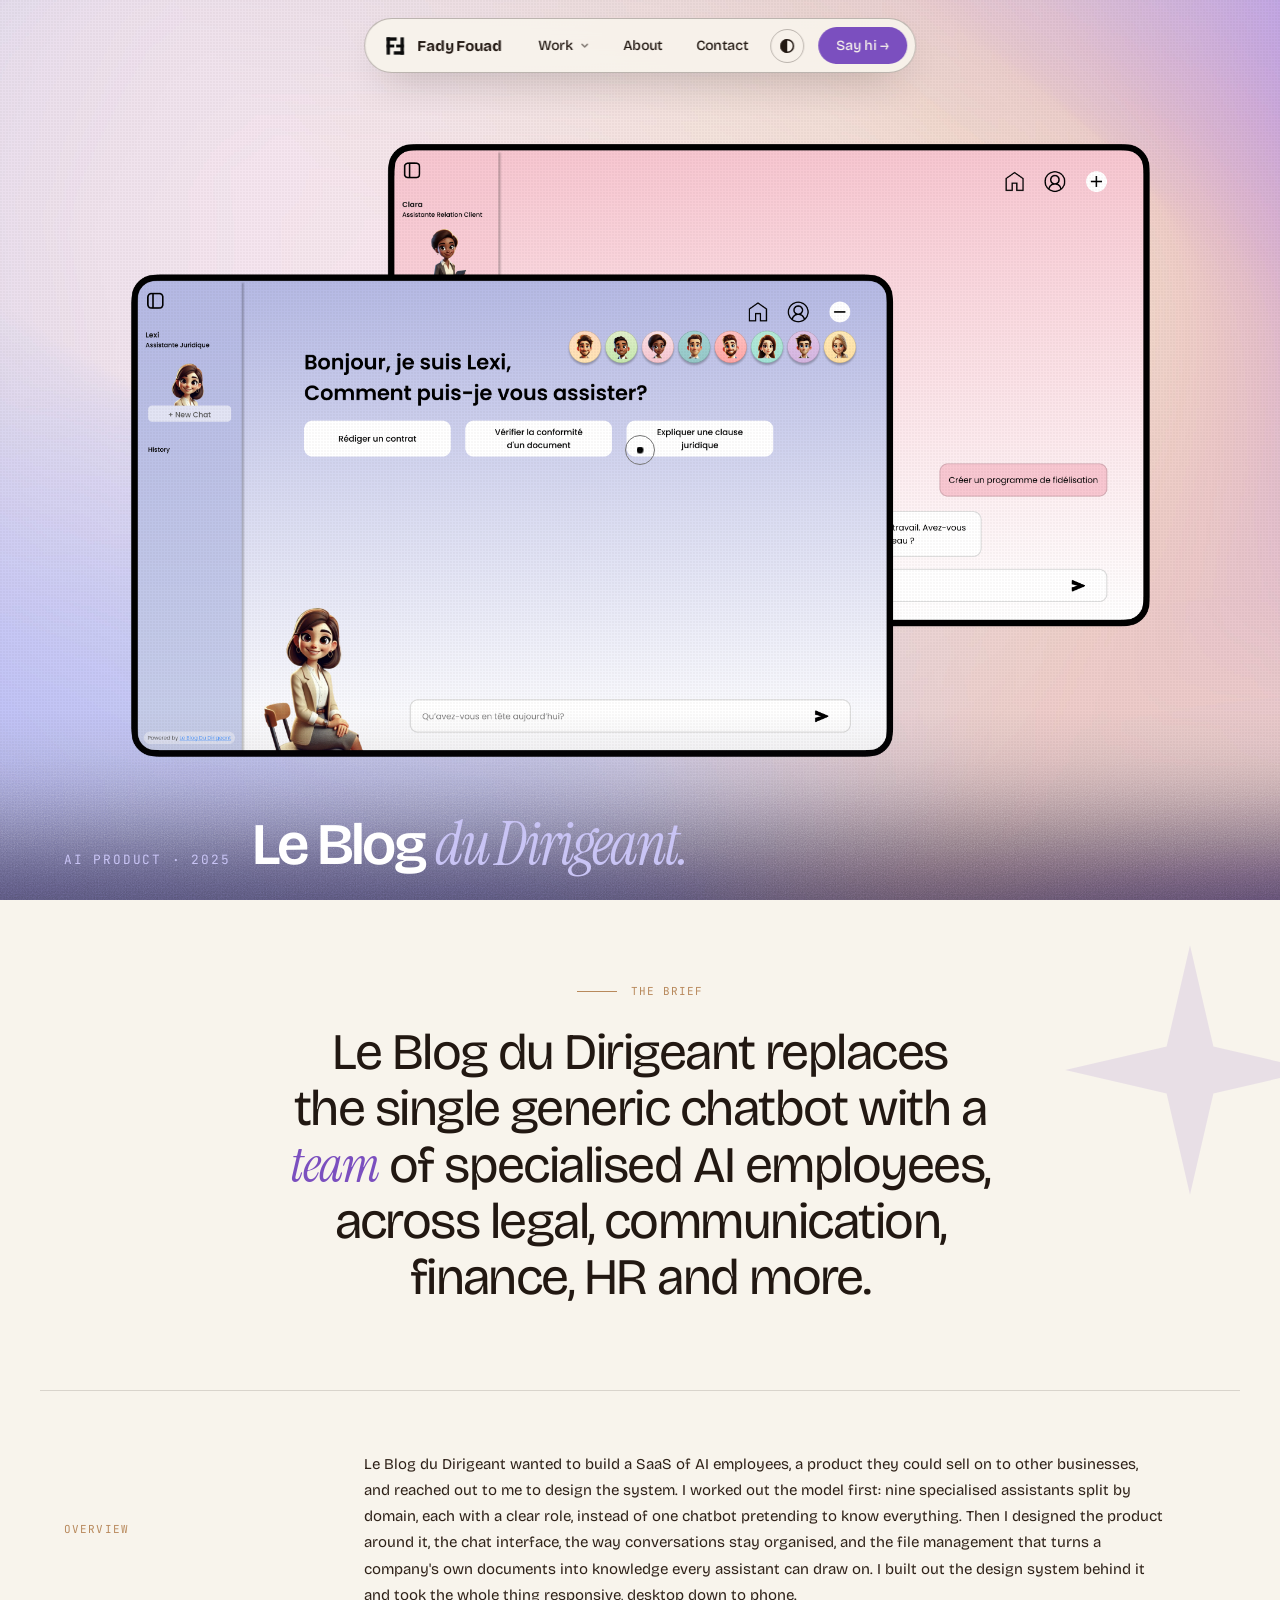
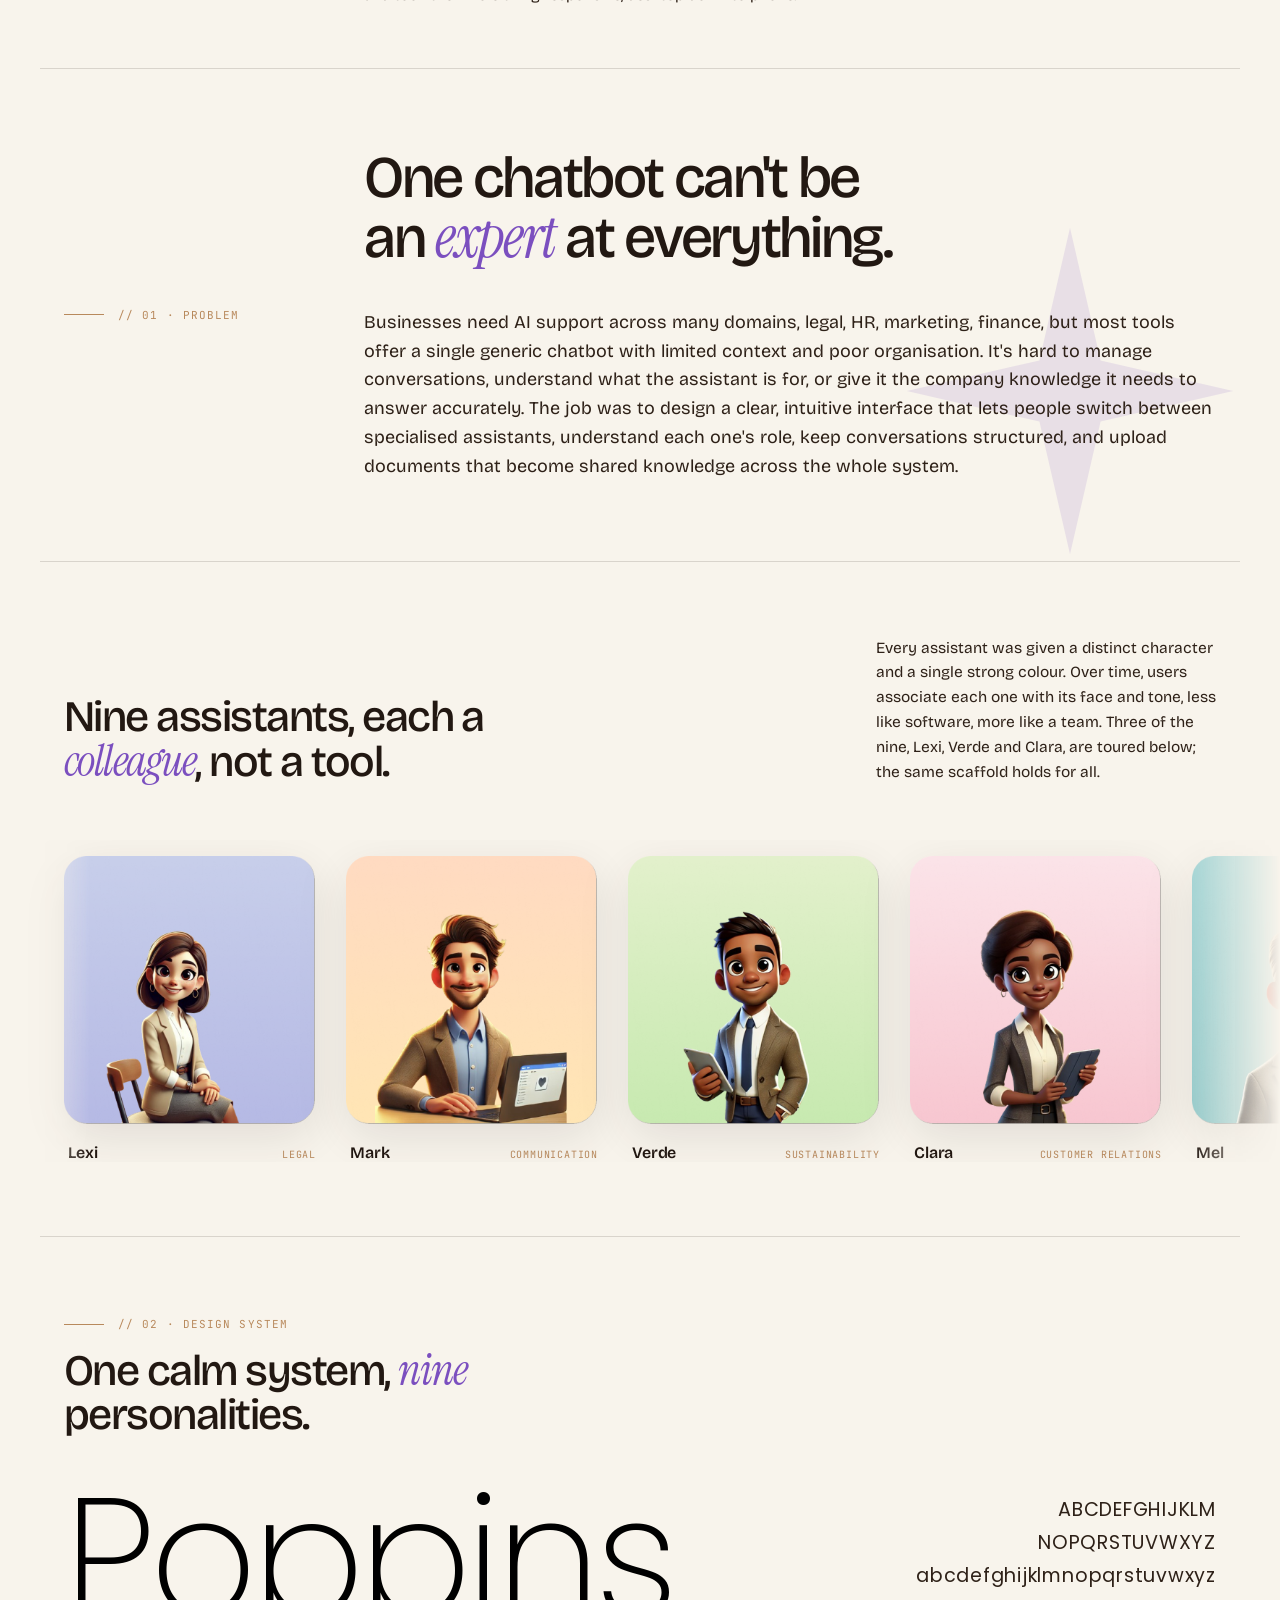
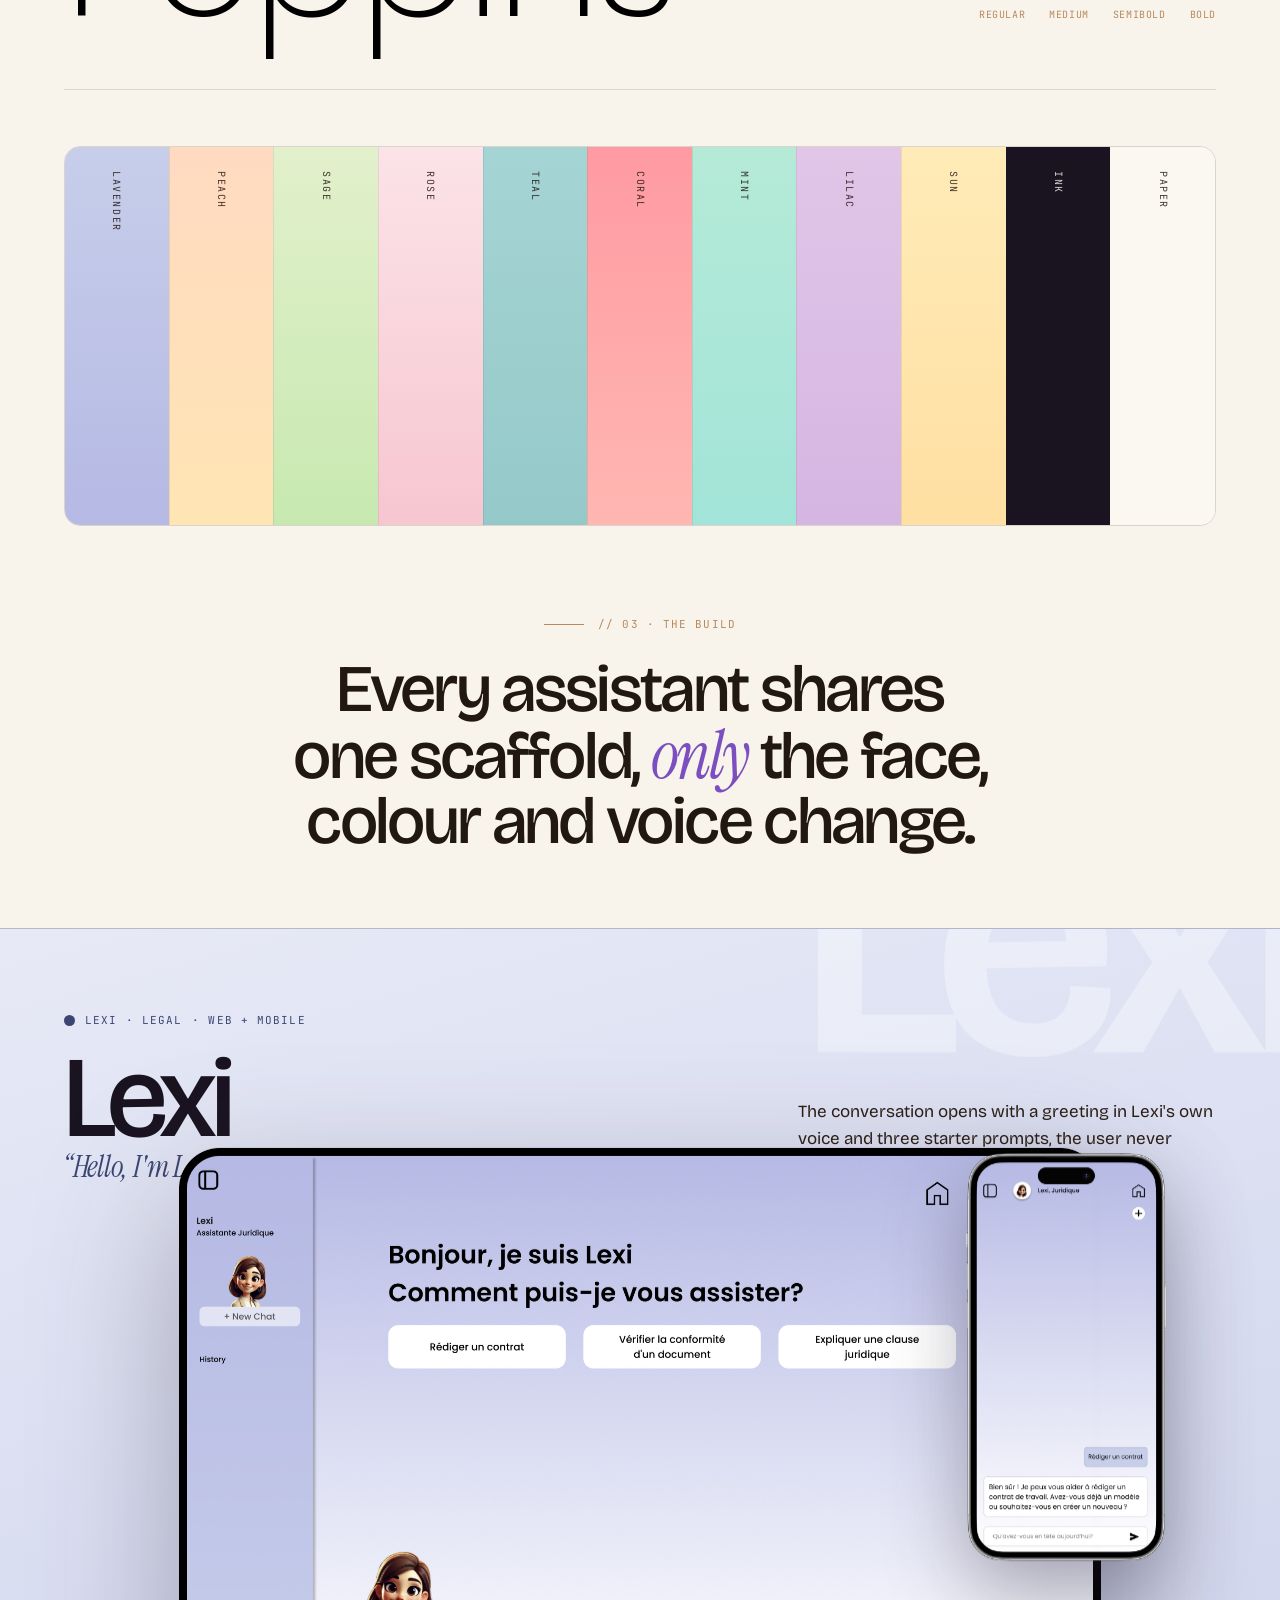
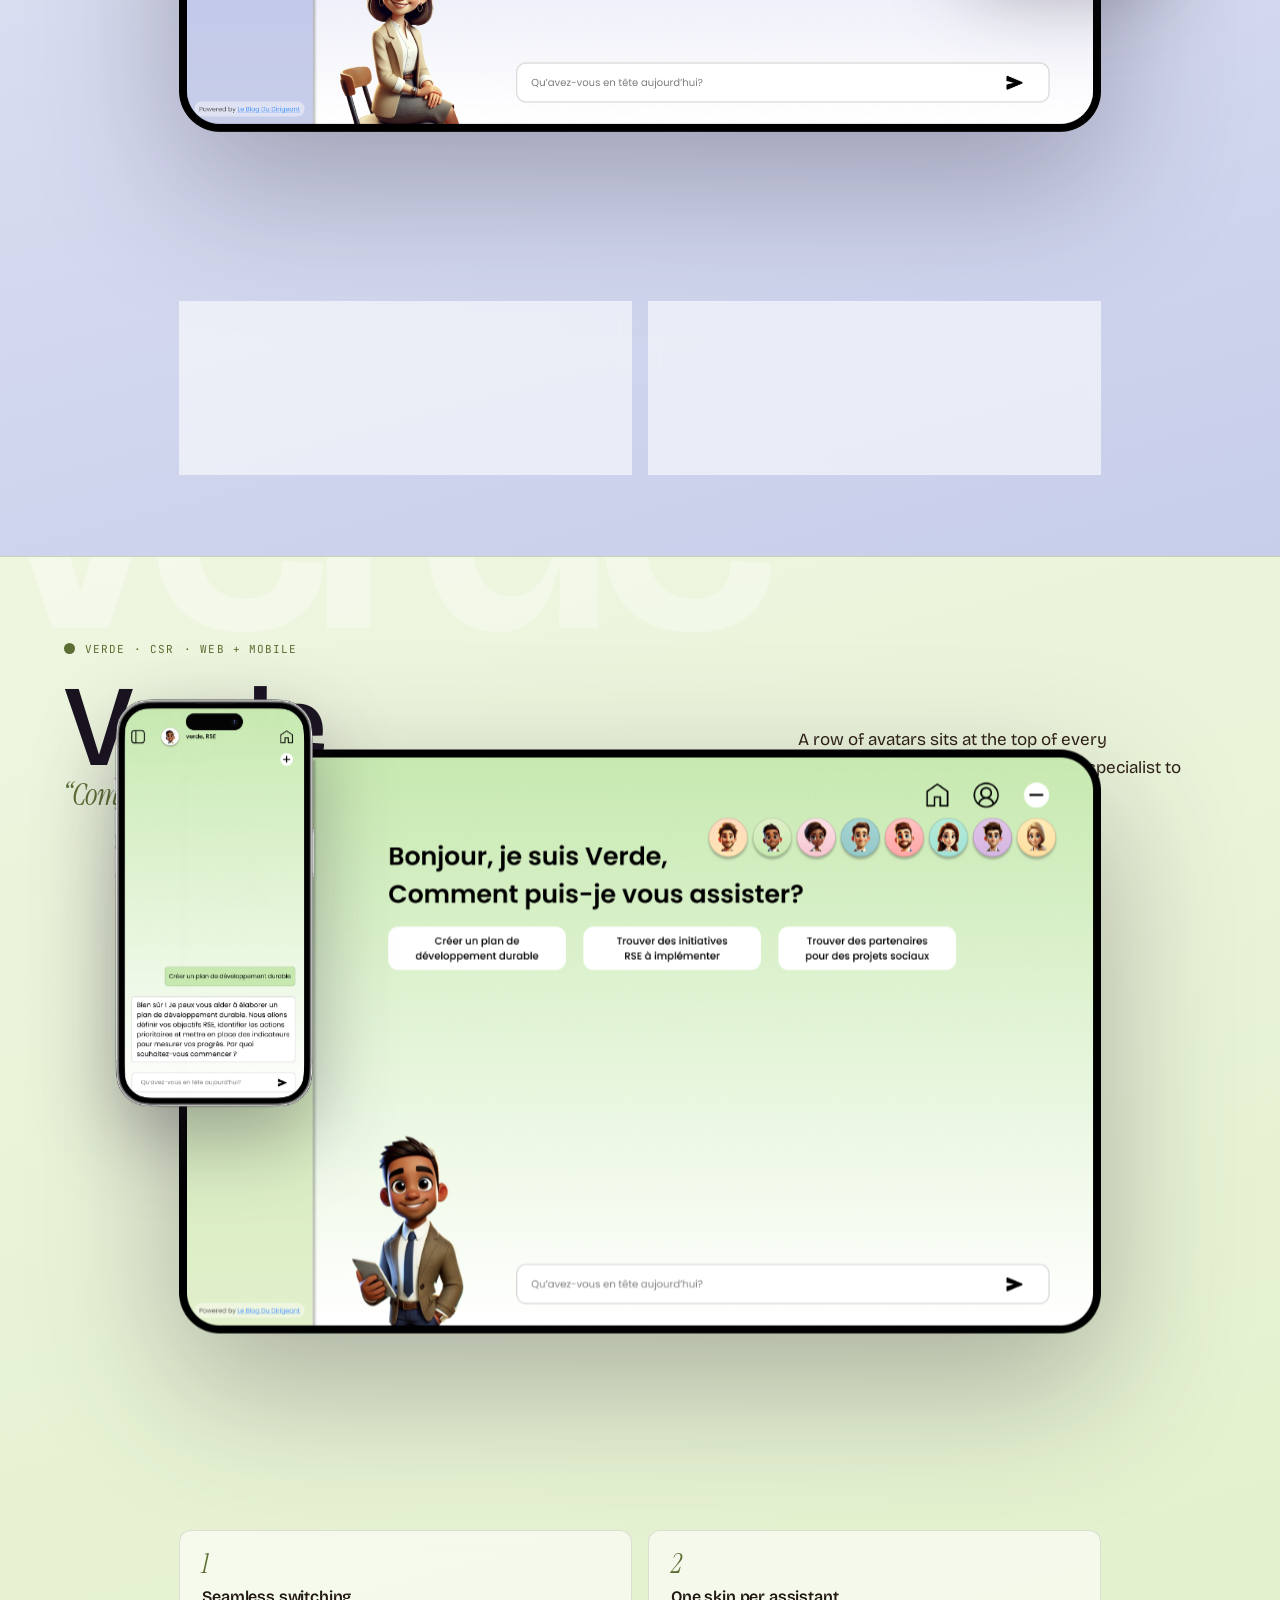
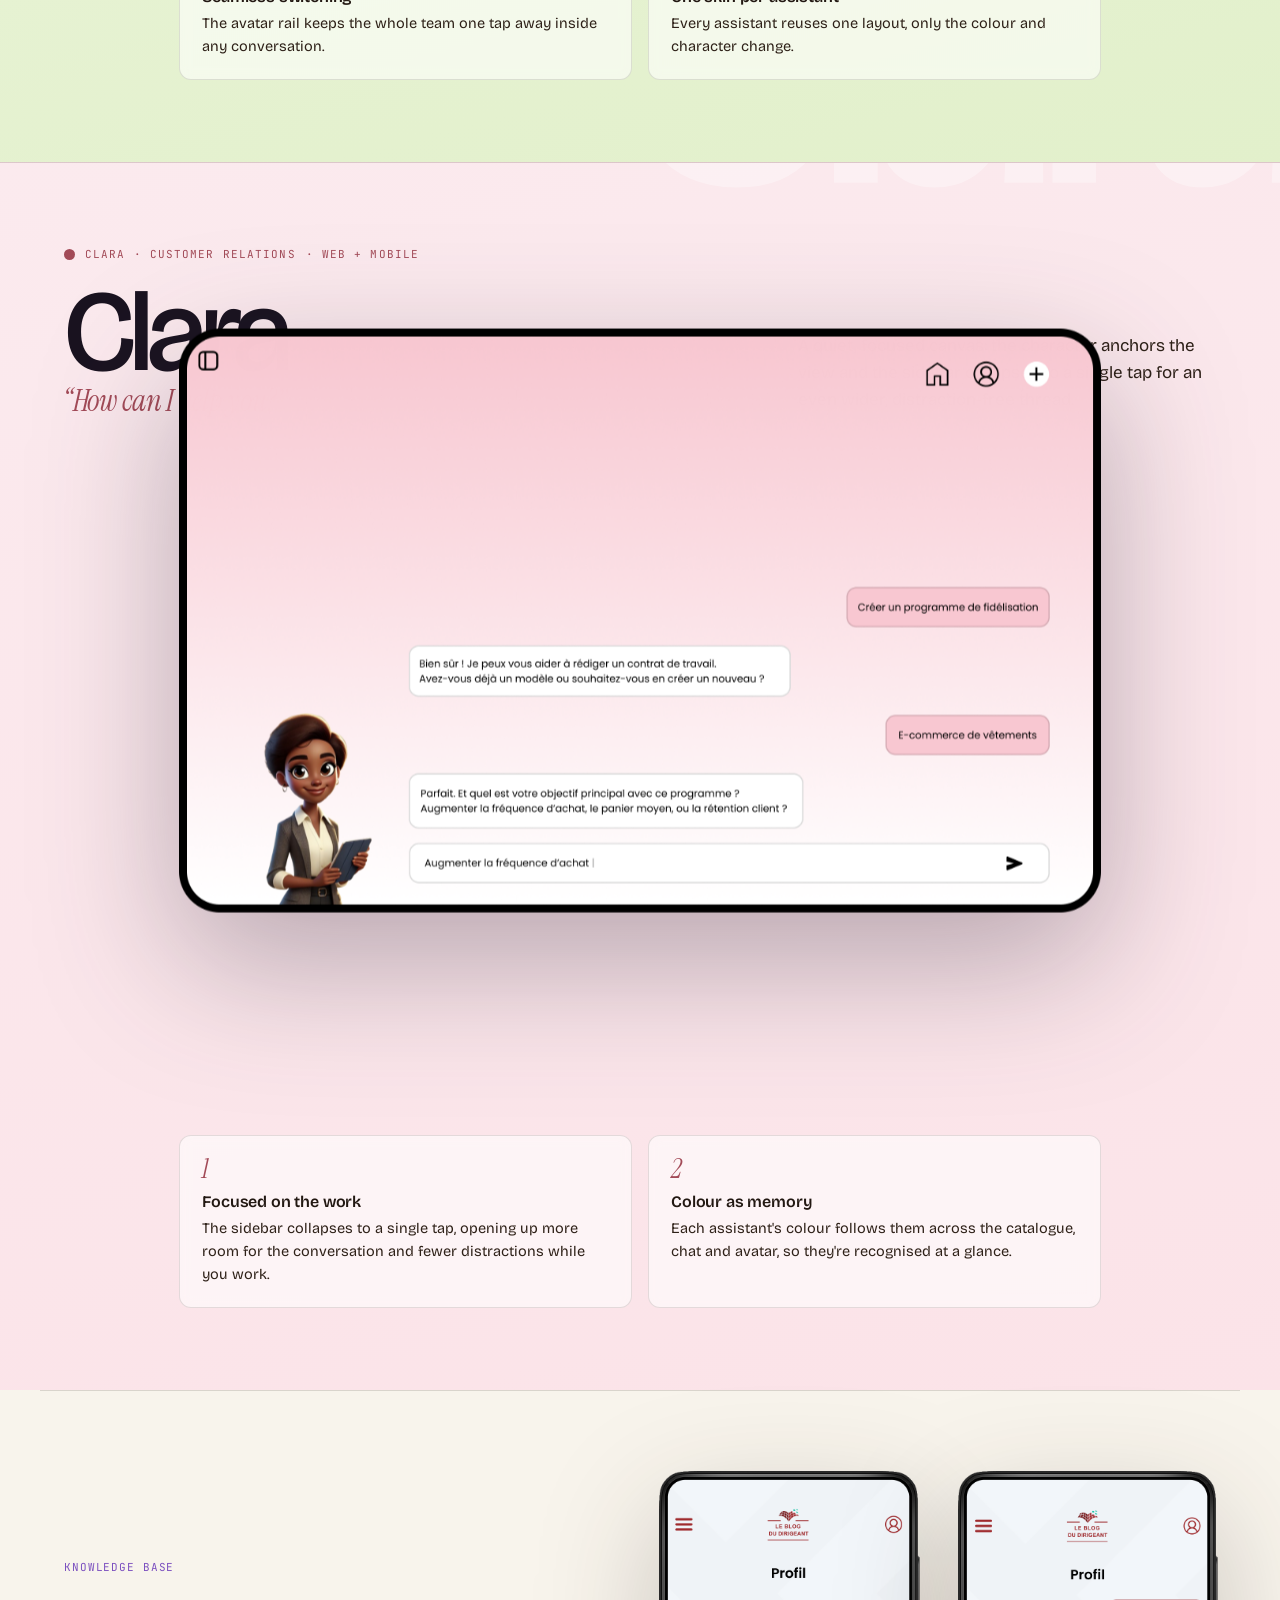
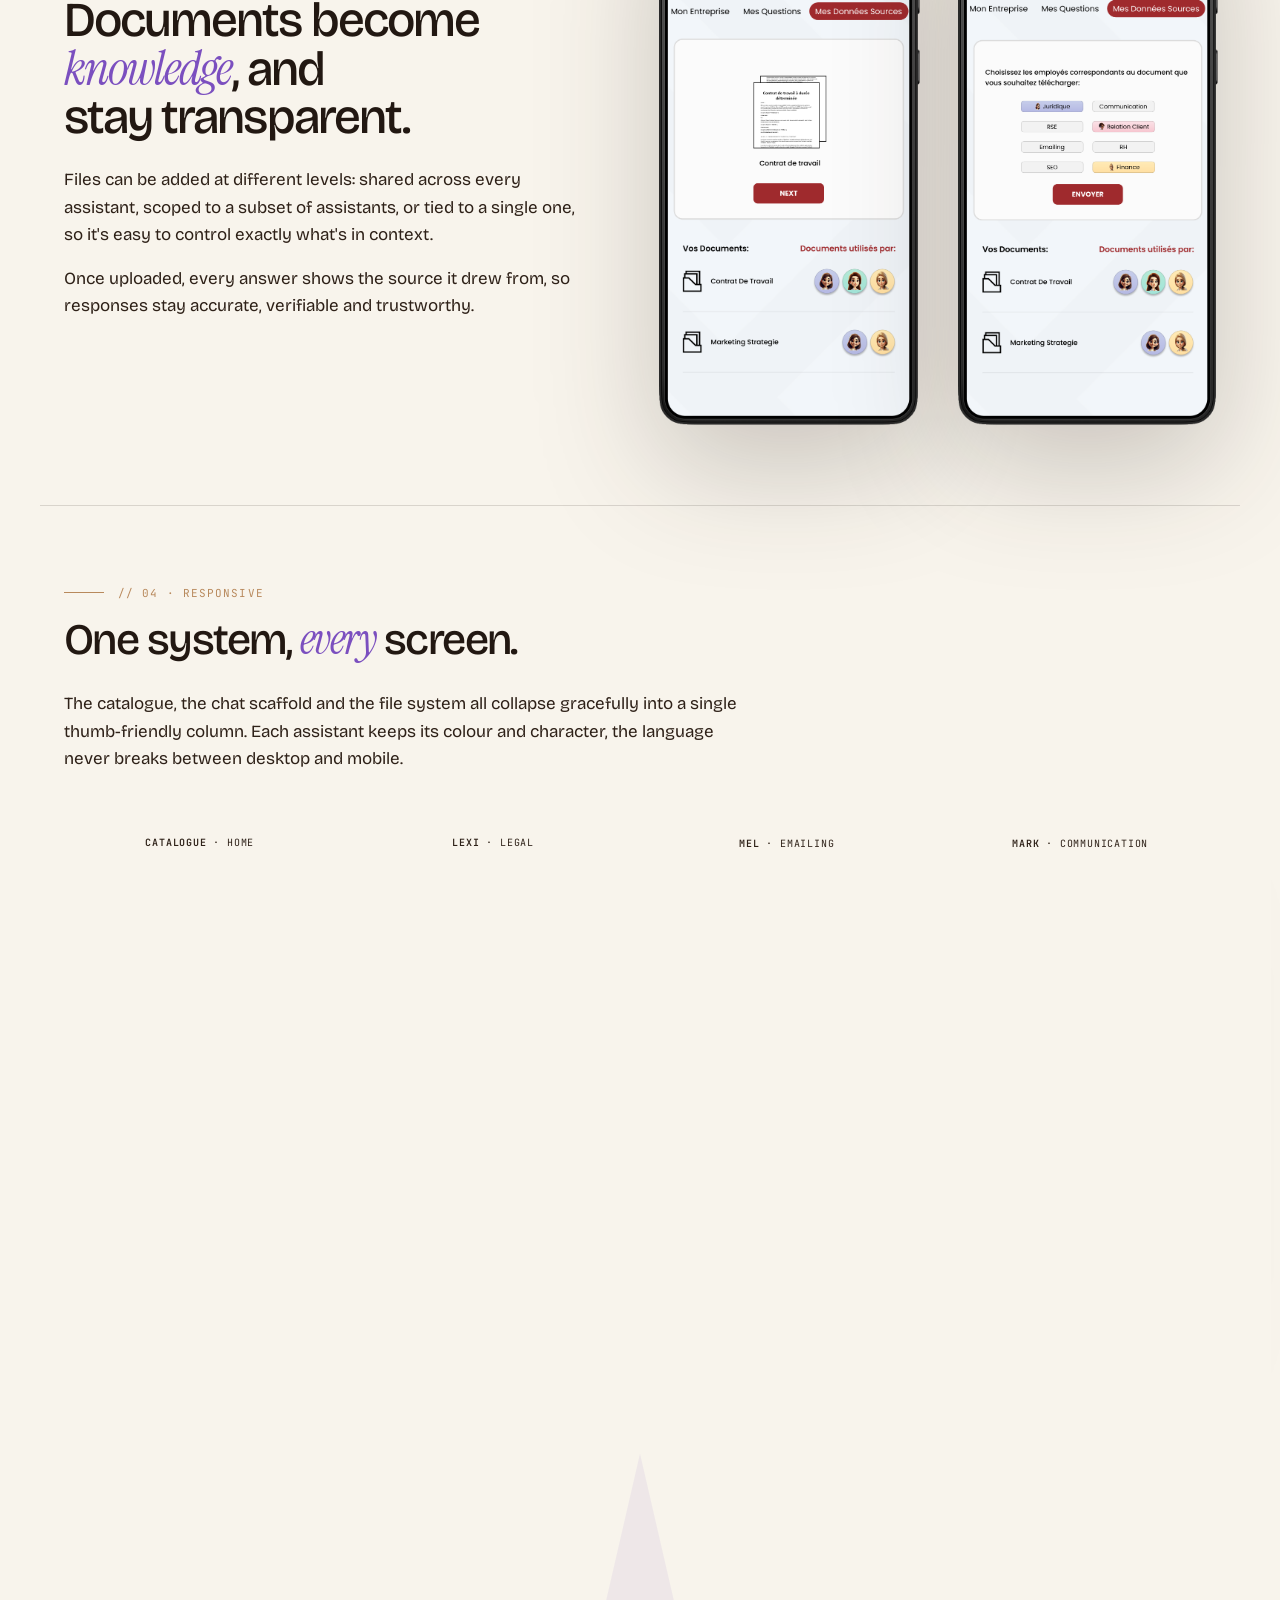
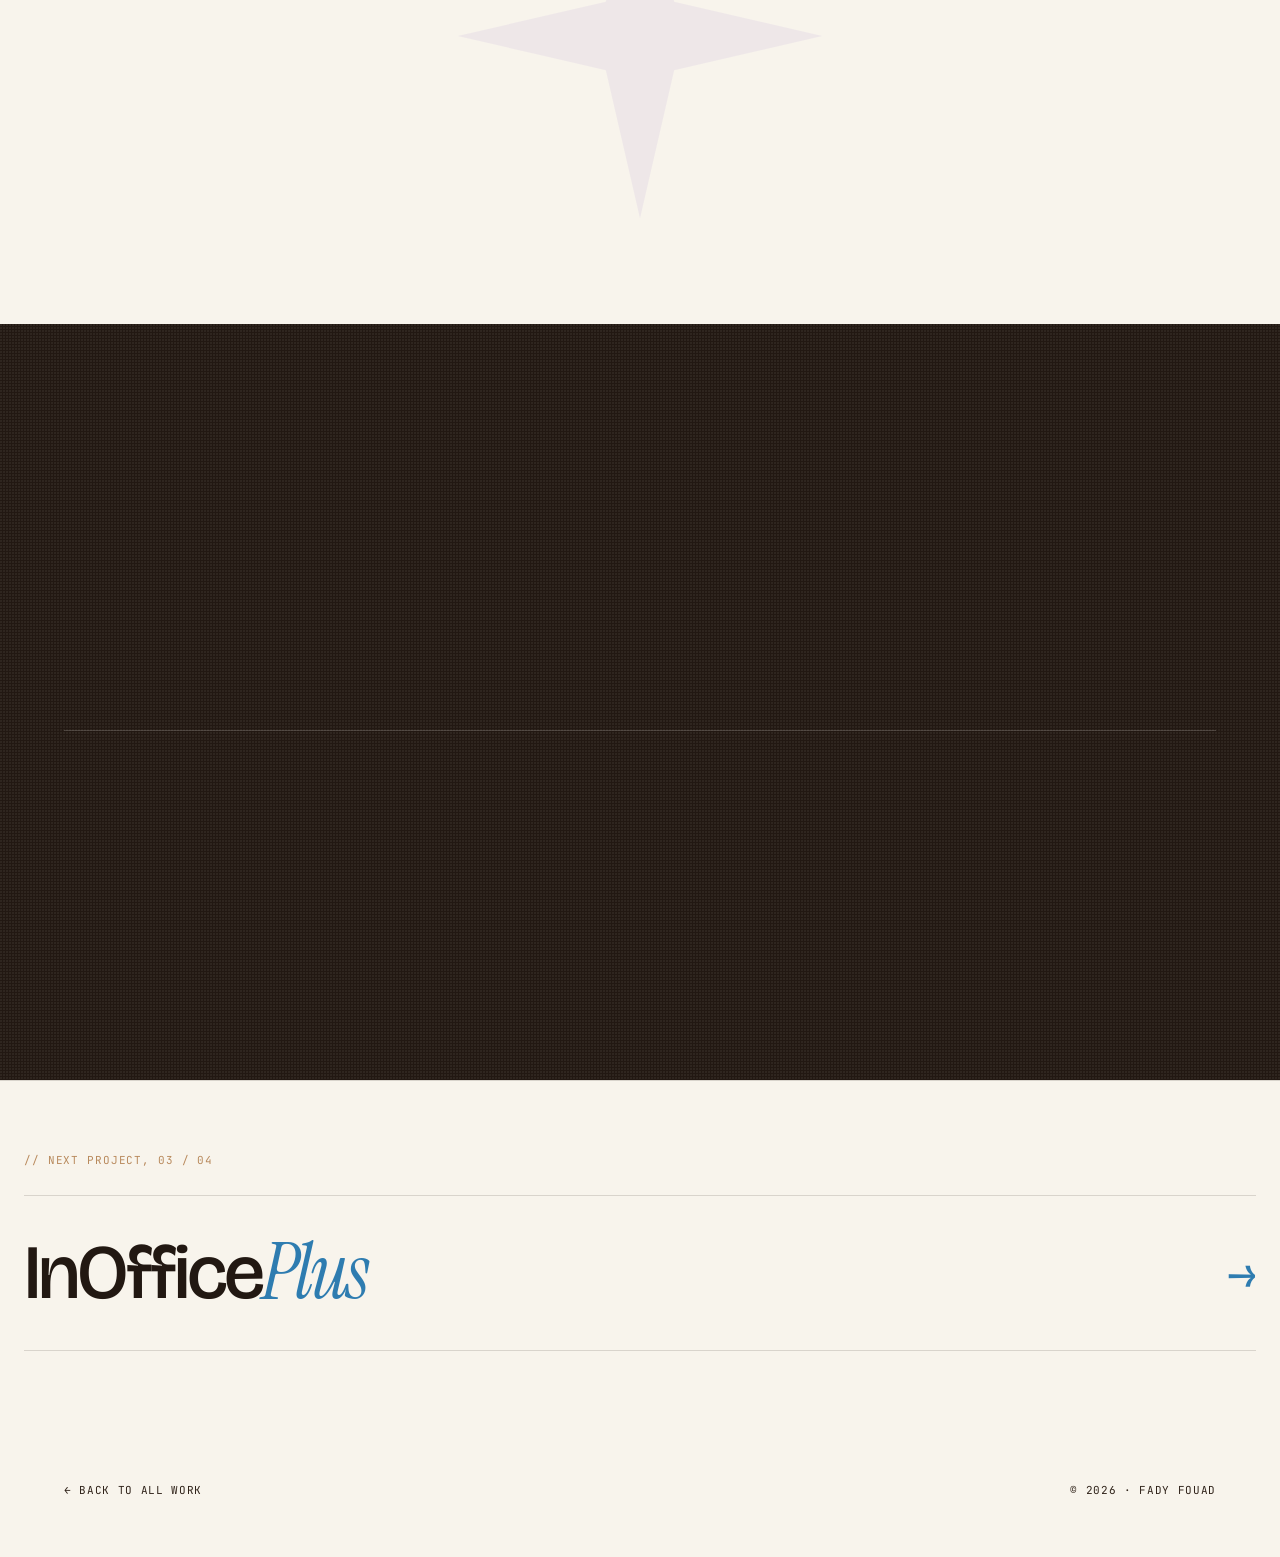
<file: docs/case-studies/ai-assistants.html>
<!doctype html>
<html lang="en">
<head>
<link rel="icon" href="../favicon.svg?v=3" type="image/svg+xml" /><link rel="apple-touch-icon" href="../favicon.svg?v=3" />
<meta charset="utf-8" />
<meta name="viewport" content="width=device-width, initial-scale=1" />
<title>Le Blog du Dirigeant · Case Study · Fady Fouad</title>
<link rel="preconnect" href="https://fonts.googleapis.com">
<link rel="preconnect" href="https://fonts.gstatic.com" crossorigin>
<link href="https://fonts.googleapis.com/css2?family=Bricolage+Grotesque:opsz,wght@12..96,300..800&family=Instrument+Serif:ital@0;1&family=JetBrains+Mono:wght@400;500&family=Poppins:wght@400;500;600;700&display=swap" rel="stylesheet">
<style>
  :root {
    --cream: #F8F4EC;
    --cream-2: #EADFC6;
    --sand: #DBC79E;
    --clay: #B8895C;
    --espresso: #221812;
    --espresso-soft: #2E2118;
    /* brand accent, Le Blog du Dirigeant violet */
    --rust: #7B4FBF;
    --rust-deep: #6A3FAD;
    --line: rgba(34, 24, 18, 0.14);
    --line-strong: rgba(34, 24, 18, 0.28);
    /* the cast, one assistant, one colour */
    --lexi: #C7CEEA;  --lexi-ink: #3B4673;  --lexi-wash: #E7E9F6;
    --mark: #FFDAC1;  --mark-ink: #9A5A2A;  --mark-wash: #FBEADD;
    --clara: #FBE3E8; --clara-deep: #FFB6B7; --clara-ink: #A24A57; --clara-wash: #FBEAEE;
    --mel: #A5D4D4;   --mel-ink: #2F6B6B;   --mel-wash: #DDEEEE;
    --verde: #E2F0CB; --verde-ink: #5B6E33; --verde-wash: #EEF6E0;
    --genie: #FF9AA2; --genie-ink: #8E3640;
    /* default plate */
    --wash: #E7E9F6;
    --ink: #1A1320;
  }
  * { box-sizing: border-box; margin: 0; padding: 0; }
  html { scroll-behavior: smooth; }
  html, body { background: var(--cream); color: var(--espresso); }
  html, body { overflow-x: clip; max-width: 100%; }
  body {
    font-family: 'Bricolage Grotesque', system-ui, sans-serif;
    -webkit-font-smoothing: antialiased;
    overflow-x: clip;
    cursor: none;
  }
  body::before {
    content: ""; position: fixed; inset: 0; pointer-events: none;
    background-image: radial-gradient(circle at 1px 1px, rgba(34,24,18,0.05) 1px, transparent 0);
    background-size: 3px 3px;
    mix-blend-mode: multiply; z-index: 1; opacity: 0.55;
  }
  a { color: inherit; text-decoration: none; }
  a, button { cursor: none; }
  img { display: block; max-width: 100%; }

  /* cursor */
  .cursor {
    position: fixed; top: 0; left: 0;
    width: 22px; height: 22px;
    border-radius: 999px;
    background: transparent;
    border: 1.5px solid var(--espresso);
    pointer-events: none; z-index: 9999;
    transform: translate(-50%, -50%);
    transition: width 0.25s, height 0.25s, background 0.25s, border-color 0.25s;
    mix-blend-mode: difference;
  }
  .cursor.is-hover { width: 64px; height: 64px; background: var(--cream); border-color: var(--cream); }

  .wrap { max-width: 1480px; margin: 0 auto; padding: 0 56px; position: relative; z-index: 2; }

  /* spark motif (Le Blog signature) */
  .spark { position: absolute; pointer-events: none; color: var(--rust); opacity: 0.12; z-index: 0; }
  .spark svg { width: 100%; height: 100%; display: block; }
  @keyframes sspin { to { transform: rotate(360deg); } }
  @keyframes sfloat { 0%,100% { transform: translateY(0); } 50% { transform: translateY(-22px); } }

  /* reveal */
  .rv { opacity: 0; transform: translateY(26px); transition: opacity 0.9s cubic-bezier(.2,.8,.2,1), transform 0.9s cubic-bezier(.2,.8,.2,1); }
  .rv.in { opacity: 1; transform: none; }
  .rv.d1 { transition-delay: 0.08s; } .rv.d2 { transition-delay: 0.16s; } .rv.d3 { transition-delay: 0.24s; }

  /* NAV, floating pill (shared across the whole site) */
  nav.top {
    position: fixed; top: 18px; left: 50%; transform: translateX(-50%);
    display: flex; align-items: center; gap: 6px; z-index: 100;
    background: rgba(248,244,236,0.92);
    border: 1px solid var(--line-strong); border-radius: 999px;
    padding: 8px 8px 8px 18px;
    box-shadow: 0 18px 40px -20px rgba(34,24,18,0.45);
    backdrop-filter: blur(10px); -webkit-backdrop-filter: blur(10px);
    color: var(--espresso); white-space: nowrap;
    font-family: 'Bricolage Grotesque', system-ui, sans-serif; font-size: 14px; letter-spacing: 0; text-transform: none;
  }
  nav.top .brand { display: inline-flex; align-items: center; gap: 10px; margin-right: 14px; font-weight: 600; letter-spacing: -0.01em; font-size: 15px; }
  nav.top .brand .ff-mark { width: 24px; height: 24px; display: inline-grid; place-items: center; color: #0B0B0B; }
  nav.top .brand .ff-mark svg { width: 100%; height: 100%; }
  nav.top ul { display: flex; gap: 2px; list-style: none; }
  nav.top ul a { display: inline-block; font-size: 14px; font-weight: 500; padding: 9px 16px; border-radius: 999px; transition: background 0.25s, color 0.25s; }
  nav.top ul a:hover { background: rgba(34,24,18,0.06); color: var(--espresso); }
  nav.top .right { display: flex; align-items: center; gap: 6px; }
  nav.top .nav-cta { display: inline-flex; align-items: center; gap: 8px; background: var(--rust); color: var(--cream); font-weight: 500; font-size: 14px; padding: 10px 18px; border-radius: 999px; margin-left: 8px; transition: background 0.3s; }
  nav.top .nav-cta:hover { background: var(--rust-deep, var(--rust)); color: var(--cream); }
  /* reading progress, thin bar pinned to the very top */
  .nav-progress { position: fixed; top: 0; left: 0; right: 0; height: 2px; background: var(--rust); transform-origin: left; transform: scaleX(0); transition: transform 0.1s linear; z-index: 101; }
  /* contextual breadcrumb chip, situates the visitor within the work */
  .cs-crumb {
    position: fixed; top: 24px; left: 24px; z-index: 100;
    display: inline-flex; align-items: center; gap: 11px;
    background: rgba(248,244,236,0.92); border: 1px solid var(--line-strong);
    border-radius: 999px; padding: 6px 16px 6px 6px;
    box-shadow: 0 18px 40px -22px rgba(34,24,18,0.45);
    backdrop-filter: blur(10px); -webkit-backdrop-filter: blur(10px);
    font-family: 'JetBrains Mono', monospace; font-size: 11px; letter-spacing: 0.04em; text-transform: uppercase; color: var(--espresso);
  }
  .cs-crumb .cb-back { width: 28px; height: 28px; flex: none; display: grid; place-items: center; border-radius: 999px; background: var(--rust); color: #fff; font-size: 14px; line-height: 1; transition: transform 0.3s; }
  .cs-crumb:hover .cb-back { transform: translateX(-2px); }
  @media (max-width: 1180px) { .cs-crumb .cb-name { display: none; } }
  .cs-crumb .cb-idx { color: var(--clay); }
  .cs-crumb .cb-name { color: var(--espresso); font-weight: 500; }
  /* burger + mobile menu (mobile only) */
  .nav-burger { display: none; width: 40px; height: 40px; border: 1px solid var(--line-strong); border-radius: 999px; background: transparent; color: inherit; align-items: center; justify-content: center; position: relative; }
  .nav-burger svg { width: 17px; height: 17px; position: absolute; transition: opacity .3s, transform .35s cubic-bezier(.2,.8,.2,1); }
  .nav-burger .ic-close { opacity: 0; transform: rotate(-90deg) scale(.6); }
  .nav-burger.is-open .ic-menu { opacity: 0; transform: rotate(90deg) scale(.6); }
  .nav-burger.is-open .ic-close { opacity: 1; transform: none; }
  .mobile-menu { position: fixed; inset: 0; z-index: 95; background: var(--cream); display: flex; flex-direction: column; justify-content: center; padding: 0 34px; opacity: 0; visibility: hidden; transform: translateY(-10px); transition: opacity .42s ease, transform .42s ease, visibility .42s; }
  @media (min-width: 881px) { .mobile-menu { display: none; } }
  .mobile-menu.open { opacity: 1; visibility: visible; transform: none; }
  .mobile-menu ul { list-style: none; display: flex; flex-direction: column; gap: 4px; }
  .mobile-menu a { font-family: 'Instrument Serif', serif; font-size: clamp(46px, 14vw, 76px); line-height: 1.04; letter-spacing: -0.02em; color: var(--espresso); display: flex; align-items: baseline; gap: 14px; padding: 8px 0; }
  .mobile-menu a .idx { font-family: 'JetBrains Mono', monospace; font-size: 12px; color: var(--rust); letter-spacing: 0.06em; }
  .mobile-menu-foot { position: absolute; left: 34px; bottom: 40px; font-family: 'JetBrains Mono', monospace; font-size: 11px; color: var(--clay); }

  /* eyebrow / labels */
  .eyebrow {
    font-family: 'JetBrains Mono', monospace;
    font-size: 11px; letter-spacing: 0.1em; text-transform: uppercase;
    color: var(--clay); display: inline-flex; align-items: center; gap: 14px;
  }
  .eyebrow::before { content: ""; width: 40px; height: 1px; background: var(--clay); }
  .serif { font-family: 'Instrument Serif', serif; font-style: italic; font-weight: 400; }

  /* ===================== HERO ===================== */
  .hero { position: relative; padding-top: 140px; overflow: hidden; }
  .hero .meta {
    display: flex; flex-wrap: wrap; gap: 14px 34px;
    font-family: 'JetBrains Mono', monospace;
    font-size: 11px; letter-spacing: 0.06em; text-transform: uppercase;
    color: var(--espresso-soft);
    padding-bottom: 30px; border-bottom: 1px solid var(--line);
  }
  .hero .meta span b { color: var(--clay); font-weight: 500; margin-right: 9px; }
  .hero h1 {
    font-size: clamp(64px, 13vw, 220px);
    font-weight: 500; letter-spacing: -0.05em; line-height: 0.9;
    margin: 46px 0 0;
  }
  @media (min-width: 1200px) {
    .hero h1 { white-space: nowrap; font-size: clamp(84px, 9vw, 150px); }
  }
  .hero h1 em { font-family: 'Instrument Serif', serif; font-style: italic; font-weight: 400; color: var(--rust); }
  .hero-row { display: grid; grid-template-columns: 1.5fr 1fr; gap: 50px; align-items: end; margin-top: 30px; }
  .hero .lede { font-size: clamp(19px, 2vw, 26px); line-height: 1.42; color: var(--espresso-soft); max-width: 42ch; }
  .hero .lede em { font-family: 'Instrument Serif', serif; font-style: italic; color: var(--rust-deep); }
  .hero .scrollcue {
    justify-self: end; align-self: end;
    font-family: 'JetBrains Mono', monospace; font-size: 10px; letter-spacing: 0.14em;
    text-transform: uppercase; color: var(--clay);
    display: flex; align-items: center; gap: 12px;
  }
  .hero .scrollcue .ar { width: 30px; height: 30px; border: 1px solid var(--line-strong); border-radius: 99px; display: grid; place-items: center; animation: bob 2s infinite; }
  @keyframes bob { 0%,100% { transform: translateY(0); } 50% { transform: translateY(5px); } }

  .hero-stage {
    margin-top: 56px;
    background: linear-gradient(150deg, var(--lexi-wash) 0%, var(--lexi) 100%);
    border: 1px solid var(--line);
    border-radius: 16px;
    position: relative; overflow: hidden; isolation: isolate;
    padding: 0;
  }
  .hero-stage img { width: 100%; height: 100%; object-fit: cover; display: block; border-radius: 0; }
  .hero-stage .tagpill {
    position: absolute; left: 22px; top: 22px;
    font-family: 'JetBrains Mono', monospace; font-size: 10px; letter-spacing: 0.08em; text-transform: uppercase;
    background: var(--rust); color: #fff; padding: 8px 14px; border-radius: 99px; z-index: 2;
  }

  /* ===================== STATEMENT ===================== */
  .statement { padding: 84px 0; position: relative; overflow: hidden; }
  .statement p {
    font-size: clamp(28px, 4vw, 58px);
    font-weight: 400; letter-spacing: -0.03em; line-height: 1.1;
    max-width: 24ch; margin: 26px auto 0; text-align: center; text-wrap: balance;
  }
  .statement p em { font-family: 'Instrument Serif', serif; font-style: italic; color: var(--rust); }
  .statement .eyebrow { justify-content: center; }
  .statement .eyebrow-wrap { display: flex; justify-content: center; }

  /* ===================== OVERVIEW ===================== */
  .overview { padding-block: 60px; border-top: 1px solid var(--line); border-bottom: 1px solid var(--line); display: grid; grid-template-columns: 240px 1fr; gap: 60px; }
  .overview .ov-body p { font-size: 15px; line-height: 1.75; color: var(--espresso-soft); max-width: 80ch; }
  .overview > .eyebrow::before { display: none; }
  .overview > .eyebrow { gap: 0; }

  /* ===================== FEATURE TEXT BLOCK ===================== */
  .feature { width: 100%; max-width: var(--page-max); margin-inline: auto; padding: 80px var(--page-gutter); position: relative; display: grid; grid-template-columns: 240px 1fr; gap: 60px; overflow: hidden; }
  .feature .body { max-width: none; position: relative; z-index: 2; }
  .feature .body h3 { font-size: clamp(34px, 4.6vw, 72px); font-weight: 500; letter-spacing: -0.04em; line-height: 1.0; margin-bottom: 40px; text-wrap: balance; max-width: 18ch; }
  .feature .body h3 em { font-family: 'Instrument Serif', serif; font-style: italic; color: var(--rust); }
  .feature .body .cols { display: grid; grid-template-columns: 1fr 1fr; gap: 30px 52px; }
  .feature .body .cols.cols-1 { grid-template-columns: 1fr; }
  .feature .body .cols.cols-1 p { max-width: 72ch; }
  .feature .body p { font-size: 18px; line-height: 1.6; color: var(--espresso-soft); margin-bottom: 0; max-width: 46ch; }
  .feature .body p em { font-family: 'Instrument Serif', serif; font-style: italic; color: var(--rust-deep); }

  /* ===================== CAST (personas) ===================== */
  .personas { padding-block: 74px; border-top: 1px solid var(--line); }
  .sec-head { display: grid; grid-template-columns: minmax(0,1fr) minmax(0,34ch); justify-content: space-between; align-items: flex-end; gap: 30px 56px; margin-bottom: 56px; }
  .sec-head h2 { font-size: clamp(30px, 3.4vw, 50px); font-weight: 500; letter-spacing: -0.035em; line-height: 1; max-width: 20ch; }
  .sec-head h2 em { font-family: 'Instrument Serif', serif; font-style: italic; color: var(--rust); }
  .sec-head .note { font-size: 15.5px; line-height: 1.6; color: var(--espresso-soft); max-width: 36ch; }
  /* section-marker heads (DS, Mobile): tiny eyebrow shouldn't strand at the far edge */
  .ds .sec-head, .mobile .sec-head { grid-template-columns: 1fr auto; align-items: baseline; }
  .ds .sec-head .eyebrow, .mobile .sec-head .eyebrow { align-self: start; }
  .cast-carousel {
    overflow: hidden;
    position: relative;
    width: 100vw;
    margin-left: calc(-50vw + 50%);
    padding-inline: clamp(22px, 5vw, 72px);
    -webkit-mask-image: linear-gradient(90deg, transparent, #000 7%, #000 93%, transparent);
    mask-image: linear-gradient(90deg, transparent, #000 7%, #000 93%, transparent);
  }
  .cast-track { display: flex; gap: 26px; padding-top: 16px; width: max-content; animation: cast-scroll 48s linear infinite; will-change: transform; }
  .cast-carousel:hover .cast-track { animation-play-state: paused; }
  @keyframes cast-scroll { to { transform: translateX(calc(-50% - 13px)); } }
  .cast-card { position: relative; margin: 0; flex: 0 0 auto; width: clamp(190px, 20vw, 264px); }
  .cast-card img { width: 100%; display: block; filter: drop-shadow(0 14px 24px rgba(34,24,18,0.10)); transition: transform 0.5s cubic-bezier(.2,.8,.2,1); }
  .cast-card:hover img { transform: translateY(-8px); }
  .cast-card figcaption { display: flex; justify-content: space-between; align-items: baseline; gap: 10px; margin-top: 14px; padding: 0 4px; }
  .cast-card figcaption b { font-weight: 600; font-size: 16px; letter-spacing: -0.01em; color: var(--espresso); }
  .cast-card figcaption span { font-family: 'JetBrains Mono', monospace; font-size: 10px; letter-spacing: 0.08em; text-transform: uppercase; color: var(--clay); }
  @media (prefers-reduced-motion: reduce) {
    .cast-track { animation: none; }
    .cast-carousel { overflow-x: auto; -webkit-mask-image: none; mask-image: none; }
  }

  /* ===================== DESIGN SYSTEM ===================== */
  .ds { padding-block: 80px 0; border-top: 1px solid var(--line); }
  .ds-type { display: grid; grid-template-columns: 1fr auto; gap: 50px; align-items: center; padding-bottom: 56px; border-bottom: 1px solid var(--line); }
  .ds-poppins { font-family: 'Poppins', sans-serif; font-weight: 600; font-size: clamp(70px, 13vw, 220px); line-height: 0.9; letter-spacing: -0.03em; color: #000; }
  .ds-specimen { font-family: 'Poppins', sans-serif; text-align: right; color: var(--espresso-soft); }
  .ds-specimen .a { font-size: clamp(15px, 1.5vw, 22px); letter-spacing: 0.04em; line-height: 1.7; }
  .ds-specimen .w { display: flex; gap: 24px; justify-content: flex-end; margin-top: 16px; font-family: 'JetBrains Mono', monospace; font-size: 10px; letter-spacing: 0.06em; text-transform: uppercase; color: var(--clay); }
  .ds-swatches { display: flex; margin-top: 56px; height: 380px; border-radius: 16px; overflow: hidden; border: 1px solid var(--line); }
  .pal-band { flex: 1 1 0; min-width: 0; display: flex; flex-direction: column; align-items: center; justify-content: space-between; gap: 14px; padding: 24px 0 20px; font-family: 'JetBrains Mono', monospace; color: var(--espresso); transition: flex 0.55s cubic-bezier(.2,.8,.2,1); }
  .pal-band + .pal-band { border-left: 1px solid rgba(34,24,18,0.08); }
  .pal-band .hex i, .pal-band .hex s { font-style: normal; text-decoration: none; }
  .pal-band:hover { flex: 2.4 1 0; }
  .pal-band .nm { writing-mode: vertical-rl; font-size: 10px; letter-spacing: 0.16em; text-transform: uppercase; opacity: 0.85; }
  .pal-band .hex { font-size: 11px; letter-spacing: 0.05em; white-space: nowrap; opacity: 0; transform: translateY(8px); transition: opacity 0.35s 0.1s, transform 0.35s 0.1s; }
  .pal-band:hover .hex { opacity: 1; transform: none; }
  .pal-band.dk { color: var(--cream); }
  .pal-band.dk + .pal-band, .pal-band + .pal-band.dk { border-left-color: transparent; }
  @media (max-width: 1000px) {
    .ds-swatches { flex-wrap: wrap; height: auto; }
    .pal-band { flex: 1 0 25%; height: 130px; }
    .pal-band:hover { flex: 1 0 25%; }
    .pal-band .hex { opacity: 0.8; transform: none; }
  }

  /* ===================== BUILD INTRO ===================== */
  .build-intro { padding-block: 84px 74px; text-align: center; }
  .build-intro .eyebrow { justify-content: center; }
  .build-intro h2 { font-size: clamp(36px, 5.2vw, 92px); font-weight: 500; letter-spacing: -0.04em; line-height: 0.98; margin-top: 26px; text-wrap: balance; max-width: 18ch; margin-inline: auto; }
  .build-intro h2 em { font-family: 'Instrument Serif', serif; font-style: italic; color: var(--rust); }

  /* ===================== SHOWCASE (full-width, themed per assistant) ===================== */
  .show { padding: 82px 0; position: relative; overflow: hidden; border-top: 1px solid var(--line); }
  .show.lexi  { background: linear-gradient(165deg, var(--lexi-wash) 0%, var(--lexi) 100%); }
  .show.mark  { background: linear-gradient(165deg, var(--mark-wash) 0%, var(--mark) 100%); }
  .show.verde { background: linear-gradient(165deg, var(--verde-wash) 0%, var(--verde) 100%); }
  .show.clara { background: linear-gradient(165deg, var(--clara-wash) 0%, var(--clara) 100%); }
  .show.mel   { background: linear-gradient(165deg, var(--mel-wash) 0%, var(--mel) 100%); }
  .show > .wrap { position: relative; z-index: 2; }
  .show .ghostname { position: absolute; top: 3%; font-family: 'Bricolage Grotesque', sans-serif; font-weight: 600; font-size: clamp(150px, 27vw, 460px); line-height: 0.78; letter-spacing: -0.05em; color: #fff; opacity: 0.34; z-index: 0; pointer-events: none; white-space: nowrap; will-change: transform; }
  .show.la .ghostname { right: -2%; } .show.lb .ghostname { left: -2%; }
  .show-head { display: grid; grid-template-columns: 1.4fr 0.9fr; gap: 44px; align-items: end; margin-bottom: 60px; }
  .show-head .scr-label { font-family: 'JetBrains Mono', monospace; font-size: 11px; letter-spacing: 0.1em; text-transform: uppercase; margin-bottom: 22px; display: inline-flex; align-items: center; gap: 10px; }
  .show-head .scr-label::before { content: ""; width: 11px; height: 11px; border-radius: 99px; background: currentColor; }
  .show-head h3 { font-size: clamp(60px, 9vw, 150px); font-weight: 500; letter-spacing: -0.05em; line-height: 0.86; color: var(--ink); }
  .show-head h3 .r { display: block; font-family: 'Instrument Serif', serif; font-style: italic; font-weight: 400; font-size: 0.26em; letter-spacing: -0.01em; margin-top: 0.18em; }
  .show-desc { font-size: 17px; line-height: 1.6; color: var(--espresso-soft); max-width: 38ch; justify-self: end; }
  .show-stage { position: relative; display: flex; justify-content: center; z-index: 2; }
  .show-stage .desk { width: 80%; position: relative; filter: drop-shadow(0 50px 70px rgba(40,30,50,0.32)); will-change: transform; }
  .show-stage .desk img { width: 100%; display: block; border-radius: 10px; }
  .show-stage .ph { position: absolute; bottom: -8%; width: 20%; z-index: 4; filter: drop-shadow(0 30px 40px rgba(40,30,50,0.36)); will-change: transform; }
  .show-stage .ph img { width: 100%; display: block; }
  .show-stage.la .ph { right: 3%; } .show-stage.lb .ph { left: 3%; }
  .annot { display: grid; grid-template-columns: repeat(2, 1fr); gap: 16px; margin-top: 78px; position: relative; z-index: 2; width: 80%; margin-inline: auto; }
  .ann-box { background: rgba(255,255,255,0.58); border: 1px solid rgba(34,24,18,0.12); border-radius: 12px; padding: 20px 22px; backdrop-filter: blur(6px); }
  .ann-box .ai { font-family: 'Instrument Serif', serif; font-style: italic; font-size: 26px; line-height: 1; display: block; margin-bottom: 10px; }
  .ann-box h4 { font-size: 16px; font-weight: 600; letter-spacing: -0.01em; margin-bottom: 7px; }
  .ann-box p { font-size: 14.5px; line-height: 1.58; color: var(--espresso-soft); }
  .show.lexi  .scr-label, .show.lexi  h3 .r, .show.lexi  .ann-box .ai { color: var(--lexi-ink); }
  .show.mark  .scr-label, .show.mark  h3 .r, .show.mark  .ann-box .ai { color: var(--mark-ink); }
  .show.verde .scr-label, .show.verde h3 .r, .show.verde .ann-box .ai { color: var(--verde-ink); }
  .show.clara .scr-label, .show.clara h3 .r, .show.clara .ann-box .ai { color: var(--clara-ink); }
  .show.mel   .scr-label, .show.mel   h3 .r, .show.mel   .ann-box .ai { color: var(--mel-ink); }

  /* ===================== FILE MANAGEMENT ===================== */
  .files { padding-block: 80px; border-top: 1px solid var(--line); }
  .files-grid { display: grid; grid-template-columns: 1fr 1.05fr; gap: 70px; align-items: center; }
  .files-copy .scr-label { font-family: 'JetBrains Mono', monospace; font-size: 11px; letter-spacing: 0.08em; text-transform: uppercase; color: var(--rust); margin-bottom: 22px; }
  .files-copy h3 { font-size: clamp(30px, 3.8vw, 60px); font-weight: 500; letter-spacing: -0.04em; line-height: 1.0; margin-bottom: 24px; text-wrap: balance; }
  .files-copy h3 em { font-family: 'Instrument Serif', serif; font-style: italic; color: var(--rust); }
  .files-copy p { font-size: 17px; line-height: 1.62; color: var(--espresso-soft); margin-bottom: 16px; max-width: 50ch; }
  .files-copy .chips { display: flex; gap: 8px; flex-wrap: wrap; margin-top: 26px; }
  .files-copy .chips span { font-family: 'JetBrains Mono', monospace; font-size: 10px; letter-spacing: 0.08em; text-transform: uppercase; padding: 8px 13px; border: 1px solid var(--line-strong); border-radius: 99px; color: var(--espresso-soft); }
  .files-plate { display: flex; gap: 38px; justify-content: center; align-items: center; }
  .files-plate img { width: 47%; max-width: 300px; filter: drop-shadow(0 40px 60px rgba(34,24,18,0.22)); }
  .files-plate img:nth-child(2) { margin-bottom: 0; }

  /* ===================== MOBILE ===================== */
  .mobile { padding-block: 80px 0; border-top: 1px solid var(--line); }
  .phone-band { padding: 0; display: grid; grid-template-columns: repeat(4, 1fr); gap: 22px; align-items: end; }
  .phone-cell { text-align: center; }
  .phone-cell .ph-shot img { width: 100%; max-width: 260px; margin: 0 auto; filter: drop-shadow(0 30px 44px rgba(34,24,18,0.28)); }
  .phone-cell .cap { font-family: 'JetBrains Mono', monospace; font-size: 10px; letter-spacing: 0.08em; text-transform: uppercase; color: var(--espresso-soft); margin-top: 18px; }
  .phone-cell .cap b { font-weight: 600; } .phone-cell .cap span::before { content: " · "; }
  .resp-lead { font-size: 17px; line-height: 1.6; color: var(--espresso-soft); max-width: 62ch; margin: -28px 0 46px; }
  .swipe-hint, .swipe-dots { display: none; }
  @media (max-width: 860px) { .phone-band { grid-template-columns: repeat(2, 1fr); } }

  /* ===================== CLOSER ===================== */
  .closer { padding: 150px 0; position: relative; overflow: hidden; text-align: center; }
  .closer p { font-size: clamp(34px, 5.4vw, 92px); font-weight: 500; letter-spacing: -0.045em; line-height: 1.0; max-width: 18ch; margin: 0 auto; text-wrap: balance; position: relative; z-index: 2; }
  .closer p em { font-family: 'Instrument Serif', serif; font-style: italic; color: var(--rust); }

  /* ===================== OUTCOMES ===================== */
  .outcomes { background: var(--espresso); color: var(--cream); padding: 88px 0; position: relative; overflow: hidden; }
  .outcomes::before { content: ""; position: absolute; inset: 0; background-image: radial-gradient(circle at 1px 1px, rgba(248,244,236,0.06) 1px, transparent 0); background-size: 3px 3px; }
  .outcomes .wrap { position: relative; }
  .outcomes .eyebrow { color: var(--clara-deep); }
  .outcomes .eyebrow::before { background: var(--clara-deep); }
  .outcomes h2 { font-size: clamp(36px, 5vw, 80px); font-weight: 500; letter-spacing: -0.04em; line-height: 1.0; max-width: 20ch; margin: 28px 0 76px; text-wrap: balance; }
  .outcomes h2 em { font-family: 'Instrument Serif', serif; font-style: italic; color: var(--clara-deep); }
  .out-grid { display: grid; grid-template-columns: repeat(3, 1fr); gap: 56px; padding-top: 44px; border-top: 1px solid rgba(248,244,236,0.18); }
  .out-grid .n { font-family: 'Instrument Serif', serif; font-style: italic; font-size: clamp(40px, 5vw, 76px); color: var(--clara-deep); line-height: 0.9; margin-bottom: 22px; }
  .out-grid h5 { font-size: 22px; font-weight: 600; letter-spacing: -0.02em; margin-bottom: 12px; }
  .out-grid p { font-size: 15.5px; line-height: 1.6; color: rgba(248,244,236,0.72); }

  /* ===================== NEXT / FOOTER ===================== */
  .cs-next { padding-block: 72px; border-top: 1px solid var(--line); }
  .cs-next-eyebrow { font-family: 'JetBrains Mono', monospace; font-size: 11px; letter-spacing: 0.08em; text-transform: uppercase; color: var(--clay); margin-bottom: 28px; }
  .cs-next-link { display: flex; justify-content: space-between; align-items: center; gap: 40px; padding: 40px 0; border-top: 1px solid var(--line); border-bottom: 1px solid var(--line); transition: padding 0.4s cubic-bezier(.2,.8,.2,1); }
  .cs-next-link:hover { padding-left: 24px; padding-right: 24px; background: color-mix(in srgb, var(--proj) 14%, transparent); }
  .cs-next-link h3 { color: var(--espresso); font-size: clamp(40px, 6vw, 96px); font-weight: 500; letter-spacing: -0.04em; line-height: 0.95; transition: color 0.3s; }
  .cs-next-link:hover h3, .cs-next-link:hover h3 em { color: var(--proj-ink); }
  .cs-next-link h3 em { font-family: 'Instrument Serif', serif; font-style: italic; color: var(--proj-ink); }
  body.dark .cs-next-link h3 em { color: var(--proj); }
  .cs-next-link .arrow { font-size: 48px; color: var(--proj-ink); transition: transform 0.4s, color 0.3s; }
  body.dark .cs-next-link .arrow { color: var(--proj); }
  .cs-next-link:hover .arrow { transform: translateX(20px); color: var(--proj-ink); }

  .cs-foot { padding-block: 60px; display: flex; justify-content: space-between; font-family: 'JetBrains Mono', monospace; font-size: 11px; text-transform: uppercase; letter-spacing: 0.06em; color: var(--espresso-soft); }
  .cs-foot a { display: inline-block; padding: 10px 0; margin: -10px 0; }
  .cs-foot a:hover { color: var(--rust); }

  @media (hover: none) { .cursor { display: none; } body, a, button { cursor: auto; } }

  /* ===================== RESPONSIVE ===================== */
  @media (max-width: 1100px) {
    .wrap { padding: 0 40px; }
    .overview { grid-template-columns: 1fr; gap: 30px; }
    .feature { grid-template-columns: 1fr; gap: 24px; }
    .feature .body .cols { grid-template-columns: 1fr; gap: 18px; }
  }
  @media (max-width: 880px) {
    nav.top { top: 10px; left: 12px; right: 12px; transform: none; justify-content: space-between; padding: 6px 8px 6px 14px; gap: 4px; }
    nav.top ul, nav.top .nav-cta { display: none; }
    nav.top .brand { margin-right: 0; }
    .nav-burger { display: flex; width: 44px; height: 44px; border-color: currentColor; }
    .theme-toggle { width: 44px; height: 44px; }
    .cs-crumb { display: none; }
    .cs-crumb { top: 12px; left: 12px; font-size: 10px; padding: 5px 13px 5px 5px; }
    .cs-crumb .cb-back { width: 26px; height: 26px; }
    .cs-crumb .cb-name { display: none; }
    .wrap { padding: 0 28px; }
    .hero { padding-top: 110px; }
    .hero-row { grid-template-columns: 1fr; gap: 28px; align-items: start; }
    .hero .scrollcue { display: none; }
    .hero-stage { margin: 48px calc(-1 * var(--page-gutter, 28px)) 0; border-radius: 0; border-left: none; border-right: none; padding: 22px 18px 0; }
    .statement { padding: var(--m-sec) 0; }
    .overview { padding-block: var(--m-sec); }
    .feature { padding: var(--m-sec) var(--page-gutter); }
    .personas, .ds, .mobile, .files { padding-block: var(--m-sec); }
    .sec-head { grid-template-columns: 1fr; flex-direction: column; align-items: flex-start; gap: 14px; margin-bottom: var(--m-head); }
    .cast-card { width: 200px; }
    .persona { padding: 26px; gap: 20px; }
    .ds-type { grid-template-columns: 1fr; gap: 22px; }
    .ds-specimen { text-align: left; } .ds-specimen .w { justify-content: flex-start; }
    /* Colour palette → two-column chip + label rows */
    .ds-swatches { display: grid; grid-template-columns: repeat(3, 1fr); gap: 16px 12px; height: auto; margin-top: 32px; border: none; border-radius: 0; overflow: visible; }
    .pal-band {
      flex: none; min-width: 0; height: auto; min-height: 0; background: transparent !important;
      display: block; padding: 0; border: none; border-radius: 0; box-shadow: none;
      writing-mode: horizontal-tb; letter-spacing: normal; position: relative;
    }
    .pal-band:hover { flex: none; }
    .pal-band::before {
      content: ""; display: block; width: 100%; aspect-ratio: 1 / 1; border-radius: 14px;
      background: var(--sw); box-shadow: 0 6px 16px -8px rgba(34,24,18,0.28), inset 0 0 0 1px rgba(34,24,18,0.12);
      margin-bottom: 10px;
    }
    .pal-band .nm { display: block; writing-mode: horizontal-tb; font-family: 'Bricolage Grotesque', system-ui, sans-serif; font-size: 14px; font-weight: 600; letter-spacing: -0.015em; line-height: 1.2; opacity: 1; text-transform: none; color: var(--espresso); transform: none; }
    .pal-band .hex { display: block; writing-mode: horizontal-tb; font-family: 'JetBrains Mono', monospace; font-size: 10px; letter-spacing: 0.04em; text-transform: uppercase; opacity: 0.5; transform: none; margin-top: 3px; color: var(--espresso-soft); }
    .pal-band .hex s { display: none; }
    .pal-band + .pal-band, .pal-band.dk + .pal-band, .pal-band + .pal-band.dk { border-left: none; }
    body.dark .ds-swatches { color: inherit; --espresso: #F2EAE0; --espresso-soft: #B5A99E; --line: rgba(238,238,235,0.12); }
    body.dark .pal-band::before { box-shadow: inset 0 0 0 1px rgba(238,238,235,0.18); }
    .build-intro { padding-block: var(--m-sec) 48px; }
    .show { padding: var(--m-sec) 0; }
    .show-head { grid-template-columns: 1fr; gap: 18px; margin-bottom: var(--m-head); }
    .show-desc { justify-self: start; }
    .show-stage .desk { width: 100%; }
    .show-stage .ph { display: none; }
    .show-head .scr-label .wm { display: none; }
    .show .ghostname { font-size: 34vw; opacity: 0.3; }
    .annot { grid-template-columns: 1fr; gap: 14px; margin-top: var(--m-gap); }
    .files-grid { grid-template-columns: 1fr; gap: var(--m-gap); }
    /* Responsive section → swipeable colour-washed gallery */
    .mobile .sec-head { margin-bottom: 22px; }
    .resp-lead { font-size: 16px; margin: 0 0 26px; max-width: none; }
    .swipe-hint { display: flex !important; align-items: center; gap: 8px; font-family: 'JetBrains Mono', monospace; font-size: 10px; letter-spacing: 0.08em; text-transform: uppercase; color: var(--espresso-soft); margin: 0 0 14px; }
    .swipe-dots { display: flex !important; justify-content: center; gap: 7px; margin-top: 18px; }
    .swipe-dots i { width: 6px; height: 6px; border-radius: 99px; background: rgba(34,24,18,0.18); transition: background 0.3s, transform 0.3s; }
    .swipe-dots i.on { background: var(--rust); transform: scale(1.35); }
    body.dark .swipe-dots i { background: rgba(238,238,235,0.22); }
    .phone-band {
      display: flex; flex-direction: row; align-items: stretch; gap: 14px;
      overflow-x: auto; overflow-y: hidden; scroll-snap-type: x mandatory;
      -webkit-overflow-scrolling: touch; scrollbar-width: none;
      margin: 0 calc(-1 * var(--page-gutter, 28px)); padding: 4px var(--page-gutter, 28px) 4px;
    }
    .phone-band::-webkit-scrollbar { display: none; }
    .phone-cell {
      flex: 0 0 78%; width: 78%; text-align: left; scroll-snap-align: center;
      background: var(--cw); border: 1px solid rgba(34,24,18,0.10);
      border-radius: 22px; padding: 20px 20px 0; overflow: hidden;
      display: flex; flex-direction: column;
      box-shadow: 0 18px 38px rgba(34,24,18,0.12);
    }
    .phone-cell .cap {
      display: flex; align-items: baseline; gap: 10px; margin: 0 0 16px;
      font-family: 'Bricolage Grotesque', sans-serif; text-transform: none; letter-spacing: 0;
    }
    .phone-cell .cap b { font-size: 19px; font-weight: 600; letter-spacing: -0.02em; color: var(--espresso); }
    .phone-cell .cap span { font-family: 'JetBrains Mono', monospace; font-size: 10px; letter-spacing: 0.08em; text-transform: uppercase; color: var(--ct); }
    .phone-cell .cap span::before { content: ""; }
    .phone-cell .ph-shot { margin-top: auto; }
    .phone-cell .ph-shot img { width: 100%; max-width: 240px; margin: 0 auto; filter: drop-shadow(0 16px 24px rgba(34,24,18,0.18)); }
    .resp { grid-template-columns: 1fr; gap: var(--m-gap); margin-top: var(--m-gap); padding-top: var(--m-gap); }
    .closer { padding: 64px 0; display: grid; place-items: center; min-height: 42vh; }
    .closer .wrap { width: 100%; }
    .closer p { max-width: 15ch; font-size: clamp(38px, 10vw, 60px); }
    .outcomes { padding: var(--m-sec) 0; }
    .out-grid { grid-template-columns: 1fr; gap: var(--m-gap); }
    .cs-next { padding-block: var(--m-sec); }
    .cs-foot { flex-direction: column; gap: 10px; padding-block: 36px; }
    /* mobile vertical rhythm */
    .statement, .overview, .feature, .personas, .ds, .mobile, .files, .build-intro, .show, .closer, .outcomes, .cs-next { --m-sec: 72px; --m-head: 32px; --m-gap: 40px; }
    .hero-stage { margin-bottom: 0; }
    .statement p + p { margin-top: 20px; }
  }

  /* ====================== THEME TOGGLE ====================== */
  .nright { display: flex; align-items: center; gap: 16px; }
  .theme-toggle {
    -webkit-appearance: none; appearance: none;
    background: transparent; border: 1px solid var(--line-strong);
    color: inherit; width: 34px; height: 34px; border-radius: 99px;
    display: inline-grid; place-items: center; cursor: none;
    position: relative; overflow: hidden; flex: none;
    transition: background 0.35s, border-color 0.35s, color 0.35s;
  }
  .theme-toggle:hover { background: var(--espresso); border-color: var(--espresso); color: var(--cream); }
  .theme-toggle .d { width: 14px; height: 14px; border-radius: 99px; background: linear-gradient(90deg, currentColor 50%, transparent 50%); box-shadow: inset 0 0 0 1.5px currentColor; transition: transform 0.5s cubic-bezier(.2,.8,.2,1); }
  body.dark .theme-toggle .d { transform: rotate(180deg); }
  @media (max-width: 880px) { :root { --m-sec: 72px; --m-head: 32px; --m-gap: 40px; } .theme-toggle { width: 32px; height: 32px; } .nright { gap: 10px; } .tagpill, .cast-card figcaption span, .files-copy .chips span, .phone-cell .cap, .phone-cell .cap span { font-size: 11px; } }

  /* ====================== DARK MODE ====================== */
  body.dark {
    --cream:        #0A0A0A;
    --cream-2:      #141414;
    --sand:         #242424;
    --clay:         #B9BEC6;
    --espresso:     #EDEDEA;
    --espresso-soft:#C0C0BC;
    --line:         rgba(238, 238, 235, 0.10);
    --line-strong:  rgba(238, 238, 235, 0.22);
    background-color: #0A0A0A !important;
    color: var(--espresso);
  }
  body.dark::before {
    background-image: radial-gradient(circle at 1px 1px, rgba(238,238,235,0.05) 1px, transparent 0);
    mix-blend-mode: screen; opacity: 0.5;
  }
  body.dark nav.top { background: rgba(20,18,16,0.92); border-color: var(--line-strong); }
  body.dark nav.top ul a:hover { background: rgba(238,238,235,0.09); color: var(--espresso); }
  body.dark .cs-crumb { background: rgba(20,18,16,0.92); border-color: var(--line-strong); }
  body.dark .mobile-menu { background: var(--cream); }
  /* Inverted band: in dark mode match the near-black page instead of warm brown */
  body.dark .outcomes { --espresso:#0A0A0A; --espresso-soft:#1B1A1E; --cream:#F8F4EC; --cream-2:#EADFC6; --line:rgba(238,238,235,0.14); }
  /* Pastel showcase islands stay light, with dark ink text */
  body.dark .show { color:#1A1320; --espresso:#1A1320; --espresso-soft:#3A3340; --cream:#F8F4EC; --line:rgba(34,24,18,0.12); }
  /* Palette strip keeps its real swatch colours and contrasting labels */
  body.dark .ds-swatches { color:#221812; --espresso:#221812; --espresso-soft:#2E2118; --cream:#F8F4EC; }
  /* Brand violet specimen reads in cream on the dark page */
  body.dark .ds-poppins { color: #fff; }
  /* mobile: swatch tiles lose their colour band background, so labels must read cream */
  @media (max-width: 880px) {
    body.dark .ds-swatches, body.dark .ds-swatches .pal-band { color: #F2EAE0; --espresso: #F2EAE0; --espresso-soft: #B5A99E; }
    body.dark .pal-band .nm { color: #F2EAE0; }
    body.dark .pal-band .hex { color: #F2EAE0; opacity: 0.55; }
  }
</style>
<link rel="stylesheet" href="../assets/page-container.css" />
<link rel="stylesheet" href="../assets/screen-scroll.css" />
<style>:root{--ss-accent:#7B4FBF;--ss-ink:#FFFFFF;--ss-fade-rgb:10,9,8}</style>
<style id="font-consistency">/* identical faces in every browser: no faked bold/italic, explicit optical sizing */
html{font-synthesis:none;-webkit-font-synthesis:none;font-optical-sizing:auto;text-rendering:optimizeLegibility}
body,button,input,select,textarea{font-synthesis:none;-webkit-font-synthesis:none}
em,i,.hero-title em,h1 em,h2 em,h3 em{font-synthesis:none}
</style>
</head>
<body>
<script>(function(){try{var t=localStorage.getItem('fady-theme');var d=t?(t==='dark'):(window.matchMedia&&matchMedia('(prefers-color-scheme: dark)').matches);if(d)document.body.classList.add('dark');}catch(e){}})();</script>

<div class="cursor" id="cursor"></div>

<svg width="0" height="0" style="position:absolute;" aria-hidden="true"><defs><symbol id="ff-logo" viewBox="0 0 100 100"><rect x="14" y="14" width="14" height="72" fill="currentColor"/><rect x="14" y="14" width="42" height="14" fill="currentColor"/><rect x="14" y="44" width="32" height="12" fill="currentColor"/><rect x="72" y="14" width="14" height="72" fill="currentColor"/><rect x="44" y="72" width="42" height="14" fill="currentColor"/><rect x="54" y="44" width="32" height="12" fill="currentColor"/></symbol></defs></svg>

<a class="cs-crumb" href="../index.html#work" aria-label="Back to all work">
  <span class="cb-back" aria-hidden="true">←</span>
  <span class="cb-idx">02 / 04</span>
  <span class="cb-name">Le Blog du Dirigeant</span>
</a>

<style>
.cssw{position:fixed;top:14px;left:18px;z-index:120;display:inline-flex;align-items:center;gap:12px;padding:8px 14px;background:rgba(255,255,255,0.9);backdrop-filter:blur(10px);-webkit-backdrop-filter:blur(10px);border:1px solid rgba(34,24,18,0.12);border-radius:12px;box-shadow:0 8px 22px -14px rgba(34,24,18,0.5);font-family:'Bricolage Grotesque',system-ui,sans-serif}
.cssw .big{font-family:'Instrument Serif',serif;font-style:italic;font-size:26px;line-height:1;color:var(--sw)}
.cssw .stack{display:flex;flex-direction:column;gap:5px}
.cssw .stack .t{font-size:13px;font-weight:600;letter-spacing:-0.01em;line-height:1;color:#221812;white-space:nowrap;text-decoration:none}
.cssw .stack .track{display:flex;gap:5px;position:relative}
.cssw .stack .track a{position:relative;width:16px;height:3px;border-radius:99px;background:rgba(34,24,18,0.18);transition:background .18s,box-shadow .18s}
.cssw .stack .track a::after{content:attr(data-n);position:absolute;bottom:calc(100% + 10px);left:50%;transform:translateX(-50%) translateY(4px);white-space:nowrap;font-size:11px;font-weight:600;letter-spacing:-0.01em;color:var(--pc-ink);background:var(--pc);padding:4px 9px;border-radius:6px;opacity:0;pointer-events:none;transition:opacity .16s,transform .16s;box-shadow:0 8px 18px -8px rgba(0,0,0,0.45)}
.cssw .stack .track a::before{content:"";position:absolute;bottom:calc(100% + 5px);left:50%;transform:translateX(-50%);border:5px solid transparent;border-top-color:var(--pc);opacity:0;transition:opacity .16s}
.cssw .stack .track a:hover{background:var(--pc);box-shadow:0 0 0 3px color-mix(in srgb,var(--pc) 26%,transparent)}
.cssw .stack .track a:hover::after{opacity:1;transform:translateX(-50%) translateY(0)}
.cssw .stack .track a:hover::before{opacity:1}
.cssw .stack .track a.on{background:var(--pc)}
body.dark .cssw{background:rgba(20,18,16,0.9);border-color:rgba(238,238,235,0.18)}
body.dark .cssw .stack .t{color:#F2EAE0}
body.dark .cssw .stack .track a{background:rgba(238,238,235,0.24)}
@media(max-width:880px){.cssw{top:10px;left:12px;padding:7px 11px;gap:9px}.cssw .big{font-size:22px}}
.cs-film,.cs-crumb,.cs-metro{display:none!important}

nav.top .brand .ff-mark{color:#0B0B0B}
body.dark nav.top .brand .ff-mark{color:#fff}
nav.top .has-cs{position:relative;padding-bottom:20px;margin-bottom:-20px}
nav.top .has-cs>a.wk{display:inline-flex;align-items:center;gap:7px}
nav.top .has-cs>a.wk .wk-cv{width:9px;height:9px;flex:none;transition:transform .3s cubic-bezier(.2,.8,.2,1);opacity:.55}
nav.top .has-cs:hover>a.wk .wk-cv,nav.top .has-cs:focus-within>a.wk .wk-cv{transform:rotate(180deg);opacity:1}
nav.top .has-cs:hover>a.wk,nav.top .has-cs:focus-within>a.wk{background:rgba(34,24,18,0.06)}
body.dark nav.top .has-cs:hover>a.wk,body.dark nav.top .has-cs:focus-within>a.wk{background:rgba(238,238,235,0.09)}

nav.top .cs-drop{visibility:hidden;position:absolute;top:calc(100% + -4px);left:50%;transform:translateX(-50%) translateY(8px) scale(.97);transform-origin:top center;width:322px;background:#F8F4EC;backdrop-filter:blur(10px);-webkit-backdrop-filter:blur(10px);border:1px solid var(--line-strong);border-radius:16px;padding:0;overflow:hidden;box-shadow:0 30px 60px -26px rgba(34,24,18,0.55),0 2px 6px rgba(34,24,18,.06);opacity:0;pointer-events:none;transition:opacity .22s ease,transform .28s cubic-bezier(.2,.9,.25,1);z-index:130}
nav.top .cs-drop::after{content:"";position:absolute;bottom:100%;left:-20px;right:-20px;height:24px}
nav.top .has-cs:hover .cs-drop,nav.top .has-cs:focus-within .cs-drop{visibility:visible;opacity:1;transform:translateX(-50%) translateY(0) scale(1);pointer-events:auto}
nav.top .cs-drop .dh{display:flex;align-items:baseline;justify-content:space-between;padding:12px 16px 9px;font-family:'JetBrains Mono',ui-monospace,monospace;font-size:9.5px;letter-spacing:.14em;text-transform:uppercase;color:#A69C93;border-bottom:1px solid rgba(34,24,18,0.07)}
nav.top .cs-drop .dl{padding:6px}
nav.top .cs-drop a.pr{position:relative;display:grid;grid-template-columns:34px 1fr auto;align-items:center;gap:2px 12px;padding:10px 12px 10px 10px;border-radius:11px;color:var(--espresso);overflow:hidden;transition:background .22s}
nav.top .cs-drop a.pr .idx{grid-row:span 2;font-family:'Instrument Serif',Georgia,serif;font-size:25px;line-height:1;text-align:center;color:var(--pc-ink,var(--pc));opacity:.42;transition:opacity .22s,transform .3s cubic-bezier(.2,.8,.2,1)}
nav.top .cs-drop a.pr .nm{font-size:14px;font-weight:600;letter-spacing:-.01em;white-space:nowrap}
nav.top .cs-drop a.pr .tg{grid-column:2;font-size:10.5px;letter-spacing:.02em;color:#A2978D;white-space:nowrap}
nav.top .cs-drop a.pr .ar{grid-row:span 2;font-size:13px;opacity:0;transform:translateX(-5px);transition:opacity .22s,transform .28s cubic-bezier(.2,.8,.2,1);color:var(--pc-ink,var(--pc))}
nav.top .cs-drop a.pr::before{content:"";position:absolute;left:0;top:9px;bottom:9px;width:2.5px;border-radius:0 3px 3px 0;background:var(--pc);transform:scaleY(0);transform-origin:center;transition:transform .28s cubic-bezier(.2,.8,.2,1)}
nav.top .cs-drop a.pr:hover{background:color-mix(in srgb,var(--pc) 11%,transparent)}
nav.top .cs-drop a.pr:hover::before{transform:scaleY(1)}
nav.top .cs-drop a.pr:hover .idx{opacity:1;transform:translateY(-1px)}
nav.top .cs-drop a.pr:hover .ar{opacity:1;transform:translateX(0)}
nav.top .cs-drop a.pr.here{background:color-mix(in srgb,var(--pc) 13%,transparent)}
nav.top .cs-drop a.pr.here::before{transform:scaleY(1)}
nav.top .cs-drop a.pr.here .idx{opacity:1}
nav.top .cs-drop a.pr.here .ar{display:none}
nav.top .cs-drop a.pr .hpill{grid-row:span 2;display:inline-flex;align-items:center;gap:5px;font-family:'JetBrains Mono',ui-monospace,monospace;font-size:8.5px;letter-spacing:.1em;text-transform:uppercase;color:var(--pc-ink,var(--pc));border:1px solid color-mix(in srgb,var(--pc) 45%,transparent);border-radius:999px;padding:3px 7px 3px 6px;white-space:nowrap}
nav.top .cs-drop a.pr .hpill i{width:5px;height:5px;border-radius:999px;background:var(--pc);animation:hpulse 1.9s ease-in-out infinite}
@keyframes hpulse{0%,100%{opacity:1;transform:scale(1)}50%{opacity:.35;transform:scale(.7)}}
nav.top .cs-drop .df{display:flex;align-items:center;justify-content:space-between;gap:10px;padding:10px 16px;border-top:1px solid rgba(34,24,18,0.07);font-size:12px;font-weight:500;color:#7A6E64;transition:background .2s}
nav.top .cs-drop .df:hover{background:rgba(34,24,18,0.045);color:var(--espresso)}
nav.top .cs-drop .df .fx{font-family:'JetBrains Mono',ui-monospace,monospace;font-size:9.5px;letter-spacing:.12em;color:#B3A79C}
body.dark nav.top .cs-drop{background:#141210;border-color:var(--line-strong);box-shadow:0 30px 60px -24px rgba(0,0,0,.75)}
body.dark nav.top .cs-drop .dh{color:#8C8177;border-color:rgba(238,238,235,0.1)}
body.dark nav.top .cs-drop a.pr{color:#F2EAE0}
body.dark nav.top .cs-drop a.pr .idx,body.dark nav.top .cs-drop a.pr .ar,body.dark nav.top .cs-drop a.pr .hpill{color:var(--pc-dk,var(--pc))}
body.dark nav.top .cs-drop a.pr::before,body.dark nav.top .cs-drop a.pr .hpill i{background:var(--pc-dk,var(--pc))}
body.dark nav.top .cs-drop a.pr .hpill{border-color:color-mix(in srgb,var(--pc-dk,var(--pc)) 45%,transparent)}
body.dark nav.top .cs-drop a.pr:hover{background:color-mix(in srgb,var(--pc-dk,var(--pc)) 17%,transparent)}
body.dark nav.top .cs-drop a.pr.here{background:color-mix(in srgb,var(--pc-dk,var(--pc)) 19%,transparent)}
body.dark nav.top .cs-drop .df{border-color:rgba(238,238,235,0.1);color:#B5A99E}
body.dark nav.top .cs-drop .df:hover{background:rgba(238,238,235,0.07);color:#F2EAE0}
@media(max-width:880px){nav.top .cs-drop{display:none}}
</style>
<nav class="top">
  <a class="brand" href="../index.html">
    <span class="ff-mark" aria-hidden="true"><svg viewBox="0 0 100 100"><use href="#ff-logo"/></svg></span>
    <b>Fady Fouad</b>
  </a>
  <ul>
    <li class="has-cs" style="--cur:#7B4FBF"><a class="wk" href="../index.html#work">Work<svg class="wk-cv" viewBox="0 0 12 12" fill="none" stroke="currentColor" stroke-width="1.9" stroke-linecap="round" stroke-linejoin="round"><path d="M2.5 4.5 6 8l3.5-3.5"/></svg></a>
      <div class="cs-drop">
        <div class="dh"><span>Selected work</span><span>2024 — 26</span></div>
        <div class="dl">
        <a class="pr" href="lumens-studios.html" style="--pc:#C8FF3C;--pc-ink:#5E7E00"><span class="idx">01</span><span class="nm">Lumens Studios</span><span class="tg">Web Design · 2025</span><span class="ar">→</span></a>
        <a class="pr here" href="ai-assistants.html" style="--pc:#7B4FBF;--pc-ink:#7B4FBF" aria-current="page"><span class="idx">02</span><span class="nm">Le Blog du Dirigeant</span><span class="tg">AI Product · 2025</span><span class="hpill"><i></i>You are here</span></a>
        <a class="pr" href="inofficeplus.html" style="--pc:#50ACE4;--pc-ink:#2A7FB4"><span class="idx">03</span><span class="nm">InOfficePlus</span><span class="tg">Global Hiring · 2025</span><span class="ar">→</span></a>
        <a class="pr" href="green-city.html" style="--pc:#01613A;--pc-ink:#01613A;--pc-dk:#4FD397"><span class="idx">04</span><span class="nm">Green City</span><span class="tg">Hospitality Redesign · 2024</span><span class="ar">→</span></a>
        </div>
        <a class="df" href="../index.html#work"><span>See all work</span><span class="fx">04 PROJECTS →</span></a>
      </div>
    </li>
    <li><a href="../index.html#about">About</a></li>
    <li><a href="../index.html#contact">Contact</a></li>
  </ul>
  <div class="right">
    <button class="theme-toggle" id="themeToggle" aria-label="Toggle dark mode" title="Toggle theme">
      <span class="d"></span>
    </button>
    <a class="nav-cta" href="mailto:fadyfouad00@gmail.com">Say hi →</a>
    <button class="nav-burger" id="navBurger" aria-label="Open menu" aria-expanded="false"><svg class="ic-menu" viewBox="0 0 24 24" fill="currentColor"><circle cx="7" cy="7" r="1.7"></circle><circle cx="17" cy="7" r="1.7"></circle><circle cx="7" cy="17" r="1.7"></circle><circle cx="17" cy="17" r="1.7"></circle></svg><svg class="ic-close" viewBox="0 0 24 24" fill="none" stroke="currentColor" stroke-width="1.8" stroke-linecap="round"><path d="M6 6l12 12M18 6 6 18"></path></svg></button>
  </div>
</nav>
<div class="nav-progress" id="navProgress"></div>

<style>
.mobile-menu{overflow-y:auto;padding-top:96px;padding-bottom:96px;justify-content:flex-start}
.mm-work{appearance:none;background:transparent;border:0;width:100%;text-align:left;cursor:pointer;font-family:'Instrument Serif',serif;font-size:clamp(46px,14vw,76px);line-height:1.04;letter-spacing:-0.02em;color:var(--espresso);display:flex;align-items:baseline;gap:14px;padding:8px 0}
.mm-work .idx{font-family:'JetBrains Mono',monospace;font-size:12px;color:var(--rust);letter-spacing:.06em}
.mm-work .cv{width:22px;height:22px;margin-left:auto;align-self:center;transition:transform .34s cubic-bezier(.2,.8,.2,1);opacity:.45}
.mm-work[aria-expanded="true"] .cv{transform:rotate(180deg);opacity:.9}
.mm-sub{display:grid;grid-template-rows:0fr;transition:grid-template-rows .42s cubic-bezier(.2,.8,.2,1)}
.mm-sub>.cl{overflow:hidden;min-height:0}
.mm-sub.open{grid-template-rows:1fr}
.mm-sub .in{display:flex;flex-direction:column;gap:2px;padding:10px 0 22px 22px;border-left:1px solid var(--line,rgba(34,24,18,.14));margin-left:2px}
.mobile-menu .mm-sub a{position:relative;display:grid;grid-template-columns:auto 1fr auto;align-items:center;column-gap:14px;row-gap:1px;padding:13px 4px;min-height:58px;font-family:'Bricolage Grotesque',system-ui,sans-serif;color:var(--espresso)}
.mobile-menu .mm-sub a::before{content:"";position:absolute;left:-23px;top:50%;width:12px;height:1px;background:var(--pc-ink);opacity:.35;transform:scaleX(0);transform-origin:left;transition:transform .3s cubic-bezier(.2,.8,.2,1)}
.mobile-menu .mm-sub a .idx{grid-row:span 2;font-family:'JetBrains Mono',monospace;font-size:11px;line-height:1;letter-spacing:.06em;color:var(--pc-ink);opacity:.65;min-width:24px}
.mobile-menu .mm-sub a .t{font-size:19px;font-weight:600;letter-spacing:-.015em;line-height:1.15}
.mobile-menu .mm-sub a .m{grid-column:2;font-family:'JetBrains Mono',monospace;font-size:9.5px;letter-spacing:.11em;text-transform:uppercase;color:var(--espresso-soft);opacity:.6}
.mobile-menu .mm-sub a .ar{grid-row:span 2;font-size:15px;color:var(--pc-ink);opacity:.45}
.mobile-menu .mm-sub a.here .idx,.mobile-menu .mm-sub a.here .ar{opacity:1}
.mobile-menu .mm-sub a.here::before{transform:scaleX(1);opacity:1}
.mobile-menu .mm-sub a.here .t{color:var(--pc-ink)}
.mobile-menu .mm-sub a.here .m{color:var(--pc-ink);opacity:.9}
.mobile-menu .mm-sub a.all{margin-top:8px;grid-template-columns:auto 1fr;min-height:48px}
.mobile-menu .mm-sub a.all .idx{grid-row:auto;font-size:12px;opacity:.8;color:var(--rust);min-width:24px}
.mobile-menu .mm-sub a.all .t{font-size:14px;font-weight:500;letter-spacing:.01em;color:var(--rust)}
body.dark .mm-sub .in{border-color:rgba(238,238,235,.14)}
body.dark .mobile-menu .mm-sub a{color:#F2EAE0}
body.dark .mobile-menu .mm-sub a .idx,body.dark .mobile-menu .mm-sub a .ar{color:var(--pc-dk,var(--pc-ink))}
body.dark .mobile-menu .mm-sub a.here .t,body.dark .mobile-menu .mm-sub a.here .m{color:var(--pc-dk,var(--pc-ink))}
.mobile-menu-foot{position:static;margin-top:26px}
</style>
<div class="mobile-menu" id="mobileMenu" aria-hidden="true">
  <ul>
    <li class="mm-has">
      <button class="mm-work" id="mmWork" aria-expanded="false" aria-controls="mmSub"><span class="idx">01</span>Work<svg class="cv" viewBox="0 0 12 12" fill="none" stroke="currentColor" stroke-width="1.7" stroke-linecap="round" stroke-linejoin="round"><path d="M2.5 4.5 6 8l3.5-3.5"></path></svg></button>
      <div class="mm-sub" id="mmSub"><div class="cl"><div class="in"><a class="pr" href="lumens-studios.html" style="--pc-ink:#5E7E00;--pc-dk:#C8FF3C"><span class="idx">01</span><span class="t">Lumens Studios</span><span class="m">Web Design · 2025</span><span class="ar">→</span></a><a class="pr here" href="ai-assistants.html" style="--pc-ink:#7B4FBF;--pc-dk:#C8A9F0" aria-current="page"><span class="idx">02</span><span class="t">Le Blog du Dirigeant</span><span class="m">You are here</span><span class="ar">●</span></a><a class="pr" href="inofficeplus.html" style="--pc-ink:#2A7FB4;--pc-dk:#8FD0F5"><span class="idx">03</span><span class="t">InOfficePlus</span><span class="m">Global Hiring · 2025</span><span class="ar">→</span></a><a class="pr" href="green-city.html" style="--pc-ink:#01613A;--pc-dk:#5FD3A0"><span class="idx">04</span><span class="t">Green City</span><span class="m">Hospitality Redesign · 2024</span><span class="ar">→</span></a><a class="all" href="../index.html#work"><span class="idx">↗</span><span class="t">See all work</span></a></div></div></div>
    </li>
    <li><a href="../index.html#about"><span class="idx">02</span>About</a></li>
    <li><a href="../index.html#contact"><span class="idx">03</span>Contact</a></li>
  </ul>
  <div class="mobile-menu-foot">Cairo, EG · UI/UX Design</div>
</div>

<style>
.cvh{position:relative;width:100vw;left:50%;right:50%;margin-left:-50vw;margin-right:-50vw;height:100vh;height:100svh;height:100lvh;min-height:560px;overflow:hidden}
.cvh .cvh-img{position:absolute;inset:0;width:100%;height:100%;object-fit:cover;object-position:center center}
.cvh .cvh-bar{position:absolute;left:0;right:0;bottom:0;background:linear-gradient(180deg,color-mix(in srgb,var(--cvd) 0%,transparent) 0%,color-mix(in srgb,var(--cvd) 3%,transparent) 13%,color-mix(in srgb,var(--cvd) 7%,transparent) 25%,color-mix(in srgb,var(--cvd) 13%,transparent) 36%,color-mix(in srgb,var(--cvd) 21%,transparent) 47%,color-mix(in srgb,var(--cvd) 30%,transparent) 58%,color-mix(in srgb,var(--cvd) 40%,transparent) 69%,color-mix(in srgb,var(--cvd) 50%,transparent) 81%,color-mix(in srgb,var(--cvd) 57%,transparent) 91%,color-mix(in srgb,var(--cvd) 62%,transparent) 100%);color:#fff;padding:clamp(70px,12vh,130px) clamp(24px,5vw,72px) clamp(22px,3.2vh,34px);display:flex;align-items:flex-end;justify-content:space-between;gap:36px}
.cvh .cvh-bar::after{content:"";position:absolute;inset:0;background-image:url("data:image/svg+xml,%3Csvg xmlns='http://www.w3.org/2000/svg' width='160' height='160'%3E%3Cfilter id='n'%3E%3CfeTurbulence type='fractalNoise' baseFrequency='0.9' numOctaves='2' stitchTiles='stitch'/%3E%3CfeColorMatrix type='saturate' values='0'/%3E%3C/filter%3E%3Crect width='100%25' height='100%25' filter='url(%23n)'/%3E%3C/svg%3E");background-size:160px 160px;opacity:0.4;mix-blend-mode:overlay;pointer-events:none;z-index:0;-webkit-mask-image:linear-gradient(180deg,transparent 0%,#000 45%);mask-image:linear-gradient(180deg,transparent 0%,#000 45%)}
.cvh .cvh-bar>*{position:relative;z-index:1}
.cvh .cvh-l{display:flex;align-items:baseline;gap:22px;flex-wrap:wrap}
.cvh .cvh-tag{font-family:'JetBrains Mono',monospace;font-size:clamp(11px,1vw,13px);letter-spacing:0.14em;text-transform:uppercase;color:var(--cva)}
.cvh .cvh-title{font-family:'Bricolage Grotesque',sans-serif;font-weight:600;letter-spacing:-0.045em;line-height:0.9;font-size:clamp(34px,4.6vw,72px);color:#fff;margin:0}
.cvh .cvh-title em{font-family:'Instrument Serif',serif;font-style:italic;font-weight:400;color:var(--cva)}
.cvh .cvh-lede{font-family:'Bricolage Grotesque',sans-serif;font-size:clamp(15px,1.35vw,20px);line-height:1.5;color:rgba(255,255,255,0.82);max-width:46ch;margin:0}
.cvh .cvh-lede em{font-family:'Instrument Serif',serif;font-style:italic;color:var(--cva)}
.cvh .cvh-mob{display:none}
@media(max-width:860px){.cvh .cvh-bar{flex-direction:column;align-items:flex-start;gap:18px;padding-top:clamp(90px,26vh,160px)}.cvh .cvh-l{gap:8px}
.cvh{background:url("../uploads/leblog-mobile-bg.png") center center / cover no-repeat}
.cvh picture,.cvh>.cvh-img{display:none!important}
.cvh .cvh-mob{display:block;position:absolute;top:var(--lbd-top,84px);left:0;right:0;width:100%;height:calc(100% - var(--lbd-top,84px) - var(--lbd-bot,220px));max-width:none;object-fit:contain;object-position:center center;z-index:2;pointer-events:none}}
/* flat hero: photo on the right, copy on the flat left field, no gradient */
.cvh.cvh-flat{background:var(--cvbg);height:100vh;height:100svh;min-height:560px;max-height:none;display:block}
.cvh.cvh-flat .cvh-img{object-fit:cover;object-position:right center}
.cvh.cvh-flat .cvh-copy{position:absolute;z-index:2;left:clamp(24px,5.5vw,86px);top:50%;transform:translateY(-50%);width:min(52%,720px);display:flex;flex-direction:column;align-items:flex-start}
.cvh.cvh-flat .cvh-tag{display:flex;align-items:center;gap:10px;color:#000;opacity:.62;font-size:clamp(10px,.85vw,12px);letter-spacing:.2em}
.cvh.cvh-flat .cvh-tag::before{content:"";width:clamp(26px,3vw,52px);height:1px;background:currentColor;opacity:.6}
.cvh.cvh-flat .cvh-title{color:#000;font-size:clamp(40px,6vw,104px);margin:clamp(16px,2vw,26px) 0 0;letter-spacing:-.05em}
@media(min-width:1100px){.cvh.cvh-flat .cvh-title{white-space:nowrap;font-size:min(4.6vw,74px)}}
.cvh.cvh-flat .cvh-title em{color:#000}
.cvh.cvh-flat .cvh-lede{color:#000;opacity:.72;font-size:clamp(14px,1.25vw,19px);max-width:36ch;margin:clamp(14px,1.6vw,20px) 0 0}
.cvh.cvh-flat .cvh-lede em{color:#000;opacity:1}
.cvh.cvh-flat .cvh-facts{display:flex;flex-wrap:wrap;gap:clamp(18px,2.6vw,40px);margin-top:clamp(24px,3.4vw,44px);padding-top:clamp(16px,1.8vw,22px);border-top:1px solid rgba(0,0,0,.18);width:100%;max-width:520px}
.cvh.cvh-flat .cvh-facts div{display:flex;flex-direction:column;gap:5px}
.cvh.cvh-flat .cvh-facts dt,.cvh.cvh-flat .cvh-facts b{font-family:'JetBrains Mono',monospace;font-size:9.5px;letter-spacing:.16em;text-transform:uppercase;color:#000;opacity:.5;font-weight:400}
.cvh.cvh-flat .cvh-facts span{font-family:'Bricolage Grotesque',sans-serif;font-size:clamp(13px,1.05vw,15px);font-weight:500;color:#000;letter-spacing:-.01em}
@media(max-width:860px){
  .cvh.cvh-flat{aspect-ratio:auto;display:flex;flex-direction:column;padding-top:104px}
  .cvh.cvh-flat .cvh-copy{position:static;transform:none;width:auto;left:auto;top:auto;padding:0 24px 30px}
  .cvh.cvh-flat .cvh-facts{max-width:none;gap:18px 26px}
  .cvh.cvh-flat .cvh-img{position:static;inset:auto;width:100%;height:auto;object-fit:contain}
}

  /* dark mode: no light stroke around screen frames */
  body.dark .bw,
  body.dark .svc-panel .bw,
  body.dark .svc-duo,
  body.dark .browser,
  body.dark .stage-browser,
  body.dark .stage-vis .stage-browser,
  body.dark .shot,
  body.dark .scr { border-color: transparent !important; }

  /* dark mode: no light divider under browser chrome */
  body.dark .bw-bar,
  body.dark .browser .chrome,
  body.dark .stage-browser .chrome,
  body.dark .stage-vis .stage-browser .chrome { border-bottom-color: transparent !important; }
</style>
<!-- ===================== HERO ===================== -->
<section class="cvh" data-screen-label="01 Hero" style="--cva:#C9C4F5;--cvd:#1A1230">
  <picture><source media="(max-width:860px)" srcset="../assets/leblog-cover-mobile.png" /><img loading="eager" fetchpriority="high" decoding="async" class="cvh-img" src="../uploads/bloggg.png" alt="Le Blog du Dirigeant, AI employees app" /></picture>
  <img loading="eager" fetchpriority="high" decoding="async" class="cvh-mob" src="../uploads/leblog-mobile-group.png" alt="Le Blog du Dirigeant multi-agent chat on mobile" />
  <div class="cvh-bar">
    <div class="cvh-l"><span class="cvh-tag">AI Product · 2025</span><h1 class="cvh-title">Le Blog <em>du Dirigeant.</em></h1></div>
  </div>
</section>

<!-- ===================== STATEMENT ===================== -->
<section class="statement" data-screen-label="02 Intro">
  <div class="wrap">
    <div class="eyebrow-wrap rv"><span class="eyebrow">The brief</span></div>
    <p class="rv d1">Le Blog du Dirigeant replaces the single generic chatbot with a <em>team</em> of specialised AI employees, across legal, communication, finance, HR and more.</p>
  </div>
  <div class="spark" style="width:260px;height:260px;right:-40px;top:40px;animation:sspin 60s linear infinite;">
    <svg viewBox="0 0 100 100"><path d="M50 2 L59 41 L98 50 L59 59 L50 98 L41 59 L2 50 L41 41 Z" fill="currentColor"/></svg>
  </div>
</section>

<!-- ===================== OVERVIEW ===================== -->
<section class="overview wrap" data-screen-label="03 Overview">
  <span class="eyebrow rv">Overview</span>
  <div class="ov-body">
    <p class="rv d1">Le Blog du Dirigeant wanted to build a SaaS of AI employees, a product they could sell on to other businesses, and reached out to me to design the system. I worked out the model first: nine specialised assistants split by domain, each with a clear role, instead of one chatbot pretending to know everything. Then I designed the product around it, the chat interface, the way conversations stay organised, and the file management that turns a company's own documents into knowledge every assistant can draw on. I built out the design system behind it and took the whole thing responsive, desktop down to phone.</p>
  </div>
</section>

<!-- ===================== PROBLEM ===================== -->
<section class="feature" data-screen-label="04 Problem">
  <span class="eyebrow rv">// 01 · Problem</span>
  <div class="body">
    <h3 class="rv">One chatbot can't be an <em>expert</em> at everything.</h3>
    <div class="cols cols-1">
      <p class="rv d1">Businesses need AI support across many domains, legal, HR, marketing, finance, but most tools offer a single generic chatbot with limited context and poor organisation. It's hard to manage conversations, understand what the assistant is for, or give it the company knowledge it needs to answer accurately. The job was to design a clear, intuitive interface that lets people switch between specialised assistants, understand each one's role, keep conversations structured, and upload documents that become shared knowledge across the whole system.</p>
    </div>
  </div>
  <div class="spark" style="width:340px;height:340px;right:0;bottom:0;animation:sfloat 9s ease-in-out infinite;">
    <svg viewBox="0 0 100 100"><path d="M50 2 L59 41 L98 50 L59 59 L50 98 L41 59 L2 50 L41 41 Z" fill="currentColor"/></svg>
  </div>
</section>

<!-- ===================== THE CAST ===================== -->
<section class="personas wrap" data-screen-label="05 The cast">
  <div class="sec-head">
    <h2 class="rv">Nine assistants, each a <em>colleague</em>, not a tool.</h2>
    <p class="note rv d1">Every assistant was given a distinct character and a single strong colour. Over time, users associate each one with its face and tone, less like software, more like a team. Three of the nine, Lexi, Verde and Clara, are toured below; the same scaffold holds for all.</p>
  </div>
  <div class="cast-carousel rv">
    <div class="cast-track">
      <figure class="cast-card"><img loading="lazy" decoding="async" src="../assets/leblog/cast3/lexi.png" alt="Lexi, the Legal AI assistant" /><figcaption><b>Lexi</b><span>Legal</span></figcaption></figure>
      <figure class="cast-card"><img loading="lazy" decoding="async" src="../assets/leblog/cast3/mark.png" alt="Mark, the Communication AI assistant" /><figcaption><b>Mark</b><span>Communication</span></figcaption></figure>
      <figure class="cast-card"><img loading="lazy" decoding="async" src="../assets/leblog/cast3/verde.png" alt="Verde, the Sustainability AI assistant" /><figcaption><b>Verde</b><span>Sustainability</span></figcaption></figure>
      <figure class="cast-card"><img loading="lazy" decoding="async" src="../assets/leblog/cast3/clara.png" alt="Clara, the Customer Relations AI assistant" /><figcaption><b>Clara</b><span>Customer Relations</span></figcaption></figure>
      <figure class="cast-card"><img loading="lazy" decoding="async" src="../assets/leblog/cast3/mel.png" alt="Mel, the Emailing AI assistant" /><figcaption><b>Mel</b><span>Emailing</span></figcaption></figure>
      <figure class="cast-card"><img loading="lazy" decoding="async" src="../assets/leblog/cast3/genie.png" alt="Genie, the General AI assistant" /><figcaption><b>Genie</b><span>General</span></figcaption></figure>
      <figure class="cast-card"><img loading="lazy" decoding="async" src="../assets/leblog/cast3/harmonia.png" alt="Harmonia, the Human Resources AI assistant" /><figcaption><b>Harmonia</b><span>Human Resources</span></figcaption></figure>
      <figure class="cast-card"><img loading="lazy" decoding="async" src="../assets/leblog/cast3/buddy.png" alt="Buddy, the SEO AI assistant" /><figcaption><b>Buddy</b><span>SEO</span></figcaption></figure>
      <figure class="cast-card"><img loading="lazy" decoding="async" src="../assets/leblog/cast3/fina.png" alt="Fina, the Finance AI assistant" /><figcaption><b>Fina</b><span>Finance</span></figcaption></figure>
      <figure class="cast-card" aria-hidden="true"><img loading="lazy" decoding="async" src="../assets/leblog/cast3/lexi.png" alt="" /><figcaption><b>Lexi</b><span>Legal</span></figcaption></figure>
      <figure class="cast-card" aria-hidden="true"><img loading="lazy" decoding="async" src="../assets/leblog/cast3/mark.png" alt="" /><figcaption><b>Mark</b><span>Communication</span></figcaption></figure>
      <figure class="cast-card" aria-hidden="true"><img loading="lazy" decoding="async" src="../assets/leblog/cast3/verde.png" alt="" /><figcaption><b>Verde</b><span>Sustainability</span></figcaption></figure>
      <figure class="cast-card" aria-hidden="true"><img loading="lazy" decoding="async" src="../assets/leblog/cast3/clara.png" alt="" /><figcaption><b>Clara</b><span>Customer Relations</span></figcaption></figure>
      <figure class="cast-card" aria-hidden="true"><img loading="lazy" decoding="async" src="../assets/leblog/cast3/mel.png" alt="" /><figcaption><b>Mel</b><span>Emailing</span></figcaption></figure>
      <figure class="cast-card" aria-hidden="true"><img loading="lazy" decoding="async" src="../assets/leblog/cast3/genie.png" alt="" /><figcaption><b>Genie</b><span>General</span></figcaption></figure>
      <figure class="cast-card" aria-hidden="true"><img loading="lazy" decoding="async" src="../assets/leblog/cast3/harmonia.png" alt="" /><figcaption><b>Harmonia</b><span>Human Resources</span></figcaption></figure>
      <figure class="cast-card" aria-hidden="true"><img loading="lazy" decoding="async" src="../assets/leblog/cast3/buddy.png" alt="" /><figcaption><b>Buddy</b><span>SEO</span></figcaption></figure>
      <figure class="cast-card" aria-hidden="true"><img loading="lazy" decoding="async" src="../assets/leblog/cast3/fina.png" alt="" /><figcaption><b>Fina</b><span>Finance</span></figcaption></figure>
    </div>
  </div>
</section>

<!-- ===================== DESIGN SYSTEM ===================== -->
<section class="ds wrap" data-screen-label="06 Design system">
  <div class="sec-head" style="margin-bottom:46px;display:flex;flex-direction:column;align-items:flex-start;gap:18px;">
    <span class="eyebrow rv">// 02 · Design system</span>
    <h2 class="rv d1">One calm system, <em>nine</em> personalities.</h2>
  </div>
  <div class="ds-type">
    <div class="ds-poppins rv" style="font-weight: 200">Poppins</div>
    <div class="ds-specimen rv d1">
      <div class="a">ABCDEFGHIJKLM<br/>NOPQRSTUVWXYZ<br/>abcdefghijklmnopqrstuvwxyz</div>
      <div class="w"><span>Regular</span><span>Medium</span><span>Semibold</span><span>Bold</span></div>
    </div>
  </div>
  <div class="ds-swatches rv">
    <div class="pal-band" style="background:linear-gradient(180deg, #C7CEEA, #B5B9E4);--sw2:#C7CEEA;--sw:linear-gradient(180deg, #C7CEEA, #B5B9E4);"><span class="nm">Lavender</span><span class="hex"><i>#C7CEEA</i><s> → #B5B9E4</s></span></div>
    <div class="pal-band" style="background:linear-gradient(180deg, #FFDAC1, #FFE5B4);--sw2:#FFDAC1;--sw:linear-gradient(180deg, #FFDAC1, #FFE5B4);"><span class="nm">Peach</span><span class="hex"><i>#FFDAC1</i><s> → #FFE5B4</s></span></div>
    <div class="pal-band" style="background:linear-gradient(180deg, #E2F0CB, #C7E9B0);--sw2:#E2F0CB;--sw:linear-gradient(180deg, #E2F0CB, #C7E9B0);"><span class="nm">Sage</span><span class="hex"><i>#E2F0CB</i><s> → #C7E9B0</s></span></div>
    <div class="pal-band" style="background:linear-gradient(180deg, #FBE3E8, #F7C6D0);--sw2:#FBE3E8;--sw:linear-gradient(180deg, #FBE3E8, #F7C6D0);"><span class="nm">Rose</span><span class="hex"><i>#FBE3E8</i><s> → #F7C6D0</s></span></div>
    <div class="pal-band" style="background:linear-gradient(180deg, #A5D4D4, #95C9C9);--sw2:#A5D4D4;--sw:linear-gradient(180deg, #A5D4D4, #95C9C9);"><span class="nm">Teal</span><span class="hex"><i>#A5D4D4</i><s> → #95C9C9</s></span></div>
    <div class="pal-band" style="background:linear-gradient(180deg, #FF9AA2, #FFB7B2);--sw2:#FF9AA2;--sw:linear-gradient(180deg, #FF9AA2, #FFB7B2);"><span class="nm">Coral</span><span class="hex"><i>#FF9AA2</i><s> → #FFB7B2</s></span></div>
    <div class="pal-band" style="background:linear-gradient(180deg, #B5EAD7, #A2E4D8);--sw2:#B5EAD7;--sw:linear-gradient(180deg, #B5EAD7, #A2E4D8);"><span class="nm">Mint</span><span class="hex"><i>#B5EAD7</i><s> → #A2E4D8</s></span></div>
    <div class="pal-band" style="background:linear-gradient(180deg, #E1C6E8, #D5B5E2);--sw2:#E1C6E8;--sw:linear-gradient(180deg, #E1C6E8, #D5B5E2);"><span class="nm">Lilac</span><span class="hex"><i>#E1C6E8</i><s> → #D5B5E2</s></span></div>
    <div class="pal-band" style="background:linear-gradient(180deg, #FFEBB7, #FFDFA2);--sw2:#FFEBB7;--sw:linear-gradient(180deg, #FFEBB7, #FFDFA2);"><span class="nm">Sun</span><span class="hex"><i>#FFEBB7</i><s> → #FFDFA2</s></span></div>
    <div class="pal-band dk" style="background:#1A1320;--sw:#1A1320;"><span class="nm">Ink</span><span class="hex"><i>#1A1320</i></span></div>
    <div class="pal-band" style="background:#FBF8F2;--sw:#FBF8F2;"><span class="nm">Paper</span><span class="hex"><i>#FBF8F2</i></span></div>
  </div>
</section>

<!-- ===================== BUILD INTRO ===================== -->
<section class="build-intro wrap" data-screen-label="07 The build">
  <span class="eyebrow rv">// 03 · The build</span>
  <h2 class="rv d1">Every assistant shares one scaffold, <em>only</em> the face, colour and voice change.</h2>
</section>

<!-- ===================== SHOWCASE, LEXI ===================== -->
<section class="show lexi la" data-screen-label="08 Lexi · Legal">
  <div class="ghostname" data-par="0.8">Lexi</div>
  <div class="wrap">
    <div class="show-head">
      <div class="rv">
        <div class="scr-label">Lexi · Legal<span class="wm"> · Web + Mobile</span></div>
        <h3>Lexi<span class="r">“Hello, I'm Lexi.”</span></h3>
      </div>
      <p class="show-desc rv d1">The conversation opens with a greeting in Lexi's own voice and three starter prompts, the user never faces a blank box.</p>
    </div>
    <div class="show-stage la rv">
      <div class="desk" data-par="0.4"><img loading="lazy" decoding="async" src="../assets/leblog/lexi-desktop-hq.png" alt="Lexi legal assistant, desktop chat with greeting and starter prompts" /></div>
      <div class="ph" data-par="1.3"><img loading="lazy" decoding="async" src="../assets/leblog/lexi-phone-hq.png" alt="Lexi, mobile chat" /></div>
    </div>
    <div class="annot">
      <div class="ann-box rv"><span class="ai">1</span><h4>A warm, human welcome</h4><p>Lexi opens with a friendly, welcoming line before any prompt, a warm first sentence that turns a compliance tool into an approachable colleague from the very first screen.</p></div>
      <div class="ann-box rv d1"><span class="ai">2</span><h4>Starter prompts</h4><p>Ready-made example questions shown up front, so the user sees what the assistant can do and can begin with a single tap instead of a blank box.</p></div>
    </div>
  </div>
</section>

<!-- ===================== SHOWCASE, VERDE ===================== -->
<section class="show verde lb" data-screen-label="09 Verde · CSR">
  <div class="ghostname" data-par="0.8">Verde</div>
  <div class="wrap">
    <div class="show-head">
      <div class="rv">
        <div class="scr-label">Verde · CSR<span class="wm"> · Web + Mobile</span></div>
        <h3>Verde<span class="r">“Comment puis-je vous assister?”</span></h3>
      </div>
      <p class="show-desc rv d1">A row of avatars sits at the top of every conversation, so switching from one specialist to another is a single click, no menus.</p>
    </div>
    <div class="show-stage lb rv">
      <div class="desk" data-par="0.4"><img loading="lazy" decoding="async" src="../assets/leblog/verde-desktop-hq.png" alt="Verde sustainability assistant, desktop chat with the avatar switcher rail" /></div>
      <div class="ph" data-par="1.3"><img loading="lazy" decoding="async" src="../assets/leblog/verde-phone-hq.png" alt="Verde, mobile chat" /></div>
    </div>
    <div class="annot">
      <div class="ann-box rv"><span class="ai">1</span><h4>Seamless switching</h4><p>The avatar rail keeps the whole team one tap away inside any conversation.</p></div>
      <div class="ann-box rv d1"><span class="ai">2</span><h4>One skin per assistant</h4><p>Every assistant reuses one layout, only the colour and character change.</p></div>
    </div>
  </div>
</section>

<!-- ===================== SHOWCASE, CLARA ===================== -->
<section class="show clara la" data-screen-label="10 Clara · Customer Relations">
  <div class="ghostname" data-par="0.8">Clara</div>
  <div class="wrap">
    <div class="show-head">
      <div class="rv">
        <div class="scr-label">Clara · Customer Relations<span class="wm"> · Web + Mobile</span></div>
        <h3>Clara<span class="r">“How can I help you?”</span></h3>
      </div>
      <p class="show-desc rv d1">A quiet, focused canvas: the character anchors the view and the sidebar collapses to a single tap for an even wider, distraction-free thread.</p>
    </div>
    <div class="show-stage la rv">
      <div class="desk" data-par="0.4"><img loading="lazy" decoding="async" src="../assets/leblog/clara-desktop-hq.png" alt="Clara customer-relations assistant, calm desktop conversation canvas" /></div>
      <div class="ph" data-par="1.3"><img loading="lazy" decoding="async" src="../assets/leblog/clara-phone-hq.png" alt="Clara, mobile chat" /></div>
    </div>
    <div class="annot">
      <div class="ann-box rv"><span class="ai">1</span><h4>Focused on the work</h4><p>The sidebar collapses to a single tap, opening up more room for the conversation and fewer distractions while you work.</p></div>
      <div class="ann-box rv d1"><span class="ai">2</span><h4>Colour as memory</h4><p>Each assistant's colour follows them across the catalogue, chat and avatar, so they're recognised at a glance.</p></div>
    </div>
  </div>
</section>

<!-- ===================== FILE MANAGEMENT ===================== -->
<section class="files wrap" data-screen-label="11 File management">
  <div class="files-grid">
    <div class="files-copy rv">
      <div class="scr-label">Knowledge base</div>
      <h3>Documents become <em>knowledge</em>, and stay transparent.</h3>
      <p>Files can be added at different levels: shared across every assistant, scoped to a subset of assistants, or tied to a single one, so it's easy to control exactly what's in context.</p>
      <p>Once uploaded, every answer shows the source it drew from, so responses stay accurate, verifiable and trustworthy.</p>
    </div>
    <div class="files-plate rv d1">
      <img loading="lazy" decoding="async" src="../assets/leblog/files-phone-hq2-clean.png" alt="File management, document upload flow on mobile" />
      <img loading="lazy" decoding="async" src="../assets/leblog/files-phone-hq1-clean.png" alt="File management, per-assistant document access on mobile" />
    </div>
  </div>
</section>

<!-- ===================== MOBILE ===================== -->
<section class="mobile wrap" data-screen-label="12 Mobile">
  <div class="sec-head" style="display:flex;flex-direction:column;align-items:flex-start;gap:18px;">
    <span class="eyebrow rv">// 04 · Responsive</span>
    <h2 class="rv d1">One system, <em>every</em> screen.</h2>
  </div>
  <p class="resp-lead rv">The catalogue, the chat scaffold and the file system all collapse gracefully into a single thumb-friendly column. Each assistant keeps its colour and character, the language never breaks between desktop and mobile.</p>
  <div class="swipe-hint" aria-hidden="true"><span>Swipe to explore</span> <span class="sh-ar">→</span></div>
  <div class="phone-band">
    <div class="phone-cell pc-home rv" style="--cw:linear-gradient(165deg,#EFEAF7,#E1D8F0);--ct:var(--rust-deep);"><div class="cap"><b>Catalogue</b><span>Home</span></div><div class="ph-shot"><img loading="lazy" decoding="async" src="../assets/leblog/home-phone-hq.png" alt="Assistant catalogue on mobile" /></div></div>
    <div class="phone-cell pc-lexi rv d1" style="--cw:linear-gradient(165deg,var(--lexi-wash),var(--lexi));--ct:var(--lexi-ink);"><div class="cap"><b>Lexi</b><span>Legal</span></div><div class="ph-shot"><img loading="lazy" decoding="async" src="../assets/leblog/resp-lexi-hq.png" alt="Lexi legal assistant on mobile" /></div></div>
    <div class="phone-cell pc-mel rv d2" style="--cw:linear-gradient(165deg,var(--mel-wash),var(--mel));--ct:var(--mel-ink);"><div class="cap"><b>Mel</b><span>Emailing</span></div><div class="ph-shot"><img loading="lazy" decoding="async" src="../assets/leblog/resp-mel-hq.png" alt="Mel emailing assistant on mobile" /></div></div>
    <div class="phone-cell pc-mark rv d3" style="--cw:linear-gradient(165deg,var(--mark-wash),var(--mark));--ct:var(--mark-ink);"><div class="cap"><b>Mark</b><span>Communication</span></div><div class="ph-shot"><img loading="lazy" decoding="async" src="../assets/leblog/resp-mark-hq.png" alt="Mark communication assistant on mobile" /></div></div>
  </div>
  <div class="swipe-dots" aria-hidden="true"><i></i><i></i><i></i><i></i></div>
</section>

<!-- ===================== CLOSER ===================== -->
<section class="closer" data-screen-label="13 Closing">
  <div class="wrap">
    <p class="rv">A team of AI colleagues, each with a <em>face</em>, a colour and a voice.</p>
  </div>
  <div class="spark" style="width:380px;height:380px;left:50%;top:50%;transform:translate(-50%,-50%);opacity:0.07;">
    <svg viewBox="0 0 100 100"><path d="M50 2 L59 41 L98 50 L59 59 L50 98 L41 59 L2 50 L41 41 Z" fill="currentColor"/></svg>
  </div>
</section>

<!-- ===================== OUTCOMES ===================== -->
<section class="outcomes" data-screen-label="14 Outcomes">
  <div class="wrap">
    <span class="eyebrow rv">// What the design does</span>
    <h2 class="rv d1">It turns a single anonymous chatbot into a team you can actually <em>rely on</em>.</h2>
    <div class="out-grid">
      <div class="rv"><div class="n">Identity</div><h5>Face, colour &amp; voice</h5><p>Each assistant pairs a character, one strong colour and a tone of voice, so the user feels like they're talking to an expert coworker, not a generic chatbot.</p></div>
      <div class="rv d1"><div class="n">Switching</div><h5>The team, one click away</h5><p>An avatar rail keeps all nine specialists inside every conversation, so moving between domains never means digging through menus.</p></div>
      <div class="rv d2"><div class="n">Trust</div><h5>Structured &amp; sourced</h5><p>Saved threads keep work organised, and uploaded documents become cited knowledge, every answer shows where it came from.</p></div>
    </div>
  </div>
</section>

<!-- ===================== NEXT ===================== -->
<section class="cs-next wrap">
  <div class="cs-next-eyebrow">// Next project, 03 / 04</div>
  <a class="cs-next-link" style="--proj:#50ACE4;--proj-ink:#2E7CB0;" href="inofficeplus.html">
    <h3>InOffice<em>Plus</em></h3>
    <div class="arrow">→</div>
  </a>
</section>

<footer class="cs-foot wrap">
  <a href="../index.html">← Back to all work</a>
  <div>© 2026 · Fady Fouad</div>
</footer>

<script>
(() => {
  // cursor
  const cursor = document.getElementById('cursor');
  let mx = innerWidth/2, my = innerHeight/2, cx = mx, cy = my;
  addEventListener('mousemove', e => { mx = e.clientX; my = e.clientY; });
  (function r(){ cx += (mx-cx)*0.25; cy += (my-cy)*0.25; cursor.style.transform = `translate(${cx}px,${cy}px) translate(-50%,-50%)`; requestAnimationFrame(r); })();
  document.querySelectorAll('a, button, .plate, .cast-card, .phone-cell, .files-plate, .rphone').forEach(el => {
    el.addEventListener('mouseenter', () => cursor.classList.add('is-hover'));
    el.addEventListener('mouseleave', () => cursor.classList.remove('is-hover'));
  });
  // reveal
  const io = new IntersectionObserver(es => es.forEach(e => { if (e.isIntersecting) { e.target.classList.add('in'); io.unobserve(e.target); } }), { threshold: 0.12 });
  document.querySelectorAll('.rv').forEach(el => io.observe(el));
  // scroll progress bar
  const navProg = document.getElementById('navProgress');
  if (navProg) {
    const upd = () => { const d = document.documentElement; const m = d.scrollHeight - innerHeight; navProg.style.transform = `scaleX(${m > 0 ? d.scrollTop / m : 0})`; };
    addEventListener('scroll', upd, { passive: true }); addEventListener('resize', upd); upd();
  }
  // mobile menu
  const navBurger = document.getElementById('navBurger');
  const mobileMenu = document.getElementById('mobileMenu');
  if (navBurger && mobileMenu) {
    const setMenu = (open) => {
      mobileMenu.classList.toggle('open', open);
      navBurger.classList.toggle('is-open', open);
      navBurger.setAttribute('aria-expanded', String(open));
      mobileMenu.setAttribute('aria-hidden', String(!open));
    };
    navBurger.addEventListener('click', () => setMenu(!mobileMenu.classList.contains('open')));
    mobileMenu.querySelectorAll('a').forEach(a => a.addEventListener('click', () => setMenu(false)));
    document.addEventListener('keydown', (e) => { if (e.key === 'Escape') setMenu(false); });
  }
  const pars = [...document.querySelectorAll('[data-par]')];
  function par(){ if (innerWidth <= 880) { pars.forEach(el => { el.style.transform = ''; }); return; } const vh = innerHeight; pars.forEach(el => { const sp = parseFloat(el.dataset.par); const r = el.getBoundingClientRect(); const center = r.top + r.height/2 - vh/2; el.style.transform = `translateY(${center * sp * -0.055}px)`; }); }
  addEventListener('scroll', par, { passive: true }); addEventListener('resize', par); par();
  // responsive gallery, sync swipe dots with scroll position
  const band = document.querySelector('.phone-band');
  const dots = [...document.querySelectorAll('.swipe-dots i')];
  if (band && dots.length) {
    const cells = [...band.querySelectorAll('.phone-cell')];
    const sync = () => {
      const mid = band.scrollLeft + band.clientWidth / 2;
      let best = 0, bd = Infinity;
      cells.forEach((c, i) => { const cc = c.offsetLeft + c.offsetWidth / 2; const d = Math.abs(cc - mid); if (d < bd) { bd = d; best = i; } });
      dots.forEach((d, i) => d.classList.toggle('on', i === best));
    };
    band.addEventListener('scroll', sync, { passive: true }); sync();
  }
})();
</script>
<script>
(function(){
  var KEY = 'fady-theme';
  var btn = document.getElementById('themeToggle');
  btn && btn.addEventListener('click', function(){
    var isDark = document.body.classList.toggle('dark');
    try { localStorage.setItem(KEY, isDark ? 'dark' : 'light'); } catch(e){}
  });
})();
</script>
<script src="../assets/cursor.js"></script>
<script>(function(){var b=document.getElementById('mmWork'),s=document.getElementById('mmSub');if(!b||!s)return;b.addEventListener('click',function(){var o=!s.classList.contains('open');s.classList.toggle('open',o);b.setAttribute('aria-expanded',String(o))})})();</script>
<script src="../assets/screen-scroll.js"></script>

<style>/* mobile menu, match landing page */
.mobile-menu{justify-content:center;padding:0 34px;overflow-y:auto}
.mobile-menu.has-open{justify-content:flex-start;padding-top:96px;padding-bottom:96px}
.mobile-menu{--pc-ink:#65788F;--rust:#65788F}
body.dark .mobile-menu{--pc-ink:#8FA1B8;--rust:#8FA1B8}
.mobile-menu-foot{position:absolute;left:34px;bottom:40px;margin-top:0;font-family:'JetBrains Mono',monospace;font-size:11px;letter-spacing:.08em;text-transform:uppercase;color:var(--rust)}
.mobile-menu .mm-sub a.here .t,.mobile-menu .mm-sub a.all .t,.mobile-menu .mm-sub a.all .idx{color:var(--pc-ink)}
.mobile-menu a .idx,.mm-work .idx{color:#65788F}
body.dark .mobile-menu a .idx,body.dark .mm-work .idx{color:#8FA1B8}
.mobile-menu .mm-sub a.pr .idx,.mobile-menu .mm-sub a.pr .ar{color:var(--pc-ink)!important}
body.dark .mobile-menu .mm-sub a.pr .idx,body.dark .mobile-menu .mm-sub a.pr .ar{color:var(--pc-dk,var(--pc-ink))!important}
.mobile-menu .mm-sub a.pr.here .t,.mobile-menu .mm-sub a.pr.here .m{color:var(--pc-ink)!important}
body.dark .mobile-menu .mm-sub a.pr.here .t,body.dark .mobile-menu .mm-sub a.pr.here .m{color:var(--pc-dk,var(--pc-ink))!important}

</style>
<script>(function(){var m=document.getElementById('mobileMenu'),b=document.getElementById('mmWork');if(!m||!b)return;
b.addEventListener('click',function(){setTimeout(function(){m.classList.toggle('has-open',b.getAttribute('aria-expanded')==='true');},0);});})();</script>

<style>/* mobile: screens fill the device width */
@media (max-width:560px){
.bw{max-width:none!important;width:auto!important;margin-inline:-28px!important;border-radius:10px!important}
.bw-view{height:72vh!important;max-height:none!important}
}</style>

<style>/* mobile: airier rhythm, closer to desktop */
html,body{overflow-x:hidden;-webkit-text-size-adjust:100%}
@media (max-width:880px){
  .statement{padding-block:104px!important}
  .overview{padding-block:56px!important;gap:20px!important}
  .overview .ov-body p{font-size:16.5px!important;line-height:1.78!important;max-width:38ch!important}
  .overview .ov-body p + p{margin-top:18px!important}
  .feature{padding-block:96px!important;padding-inline:28px!important}
  .feature .body h3{margin-bottom:26px!important}
  .feature .body p{font-size:17px!important;line-height:1.68!important;margin-bottom:20px!important}
  .personas,.responsive{padding-block:92px!important}
  .ds{padding-block:92px 0!important}
  .sec-head{margin-bottom:52px!important;gap:18px!important}
  .persona{padding-block:30px!important}
  .build-intro{padding-block:100px 22px!important}
  .show{padding-top:64px!important;padding-bottom:0!important;gap:38px!important}
  .show-copy p,.ann p{font-size:16.5px!important;line-height:1.7!important}
  .device-band{padding-block:92px!important}
  .device-head{margin-bottom:44px!important}
  .ann-cols{gap:38px!important}
  .outcomes{padding-block:100px!important}
  .out-grid{gap:52px!important}
  .cs-next{padding-block:84px!important}
  .cs-next-link{padding:34px 0!important}
  .cs-foot{padding-block:48px!important;gap:14px!important}
  .resp-lede{margin-bottom:34px!important}
}
</style>

<style>/* mobile: screens sit inside the page margins, consistent height */
@media (max-width:560px){
.bw,.device-band .bw,.browser,.stage-vis .stage-browser,.svc-panel .bw,.eor-card .bw{
margin-inline:0!important;width:100%!important;max-width:100%!important;border-radius:12px!important}
.bw-view,.device-band .bw-view,.svc-panel .bw-view,.eor-card .bw-view,.bw-solo .eor-card .bw-view,
.browser .scroll-box,.stage-vis .stage-browser .scroll-box{
height:64vh!important;min-height:0!important;max-height:none!important}
}
</style>

<style>/* mobile: page gutter respected everywhere + spark motif tamed */
@media (max-width:880px){
  .cs-next-link{padding-block:34px!important;padding-inline:0!important}
  .cs-next-link:hover{padding-inline:0!important}
  .show{padding-block:64px!important}
  .show > .wrap,.annot{width:auto!important;margin-inline:0!important}
  .annot{grid-template-columns:1fr!important;gap:14px!important;margin-top:44px!important}
  .files-plate{gap:20px!important}
  .show .ghostname{font-size:clamp(96px,34vw,190px)!important;opacity:.09!important}
  .spark{width:120px!important;height:120px!important;left:auto!important;top:auto!important;right:-30px!important;bottom:16px!important;transform:none!important;opacity:.2!important;animation:none!important}
}
</style>

<style>/* touch: hover transforms must not fight the tap-to-scroll frames */
@media (hover:none){
.bw:hover .bw-view img,.bw.is-peek .bw-view img,.pf:hover .pf-view img,.pf.is-peek .pf-view img,
.browser:hover .scroll-inner img,.browser-dark:hover .scroll-inner img,
.stage-vis .stage-browser:hover .scroll-inner img,
.browser.scrolled .scroll-inner img,.browser-dark.scrolled .scroll-inner img,
.stage-vis .stage-browser.scrolled .scroll-inner img{transform:none!important}
}
</style>
<script>
(function(){var hero=document.querySelector('.cvh'),bar=hero&&hero.querySelector('.cvh-bar'),nv=document.querySelector('nav.top'),mob=hero&&hero.querySelector('.cvh-mob');
if(!hero||!bar||!mob)return;
function fit(){if(window.innerWidth>860){hero.style.removeProperty('--lbd-top');hero.style.removeProperty('--lbd-bot');return;}
var h=hero.getBoundingClientRect(),b=bar.getBoundingClientRect(),cs=getComputedStyle(bar),pt=parseFloat(cs.paddingTop)||0,textTop=b.top+pt;
var navBottom=nv?nv.getBoundingClientRect().bottom:70;
hero.style.setProperty('--lbd-top',Math.max(0,navBottom-h.top+4)+'px');
hero.style.setProperty('--lbd-bot',Math.max(0,h.bottom-textTop+4)+'px');}
fit();var __fw=innerWidth;window.addEventListener('resize',function(){if(innerWidth===__fw)return;__fw=innerWidth;fit();});window.addEventListener('orientationchange',fit);window.addEventListener('load',fit);if(document.fonts&&document.fonts.ready)document.fonts.ready.then(fit);
})();
</script>
<style>/* mobile: unify section gutter + force closer centering (overrides earlier conflicting rules) */
@media (max-width:880px){
  .wrap,.overview,.feature,.personas,.responsive,.ds,.outcomes .wrap,.closer .wrap,.mobile,.files,.build-intro,.cs-next,.statement .wrap{padding-inline:28px!important}
  .closer{display:flex!important;flex-direction:column;align-items:center!important;justify-content:center!important;text-align:center!important}
  .closer .wrap{display:flex!important;flex-direction:column;align-items:center!important;width:100%!important;padding-inline:28px!important;margin-inline:auto!important}
  .closer p{width:100%!important;max-width:15ch!important;margin:0 auto!important;text-align:center!important}
}
</style>
<style>/* closing note: narrow measure, centred, ~3 lines on any phone */
@media (min-width:881px){.closer p{max-width:13ch!important}}
@media (max-width:880px){
  .closer{padding:64px 0!important;min-height:56svh!important;display:flex!important;align-items:center!important;justify-content:center!important;text-align:center!important}
  .closer .wrap{display:flex!important;align-items:center!important;justify-content:center!important;width:100%!important}
  .closer p{max-width:11ch!important;margin:0 auto!important;text-align:center!important;font-size:clamp(30px,9.2vw,46px)!important;line-height:1.06!important;text-wrap:balance}
}
</style>
<style id="mobile-foot-tighten">@media (max-width:720px){.cs-next{padding-bottom:0!important;border-bottom:0!important}.cs-foot{padding-block:20px 34px!important}}</style>
<style id="mobile-tweaks-2">@media (max-width:880px){
  /* palette: nine assistant colours only, drop Ink + Paper */
  .ds-swatches .pal-band:nth-last-child(-n+2){display:none!important}
  /* 03 · breathing room between the scaffold line and the Lexi band */
  .build-intro{padding-bottom:78px!important}
  /* closing note: sits tight under the responsive band, optically centred */
  .mobile{padding-bottom:0!important}
  .closer{min-height:auto!important;padding:72px 0 88px!important}
  /* tighter gap after the cast strip */
  .personas{padding-bottom:40px!important}
  /* dark mode: lift the violet so it reads on black */
  body.dark{--rust:#B79BEA!important;--rust-deep:#C9B4F2!important}
}</style>
<style id="next-full-bleed-hover">@media (max-width:880px){.cs-next-link{position:relative!important;padding-left:0!important;padding-right:0!important}.cs-next-link::before{content:"";position:absolute;top:0;bottom:0;left:calc(50% - 50vw);width:100vw;background:transparent;transition:background .3s;z-index:0}.cs-next-link:hover::before,.cs-next-link:active::before{background:color-mix(in srgb, var(--proj) 14%, transparent)}.cs-next-link:hover,.cs-next-link:active{background:transparent!important;padding-left:0!important;padding-right:0!important}.cs-next-link>*{position:relative;z-index:1}}</style>
<style id="neutral-dark-html">html:has(body.dark){background:#0A0A0A}</style>
</body>
</html>
</file>
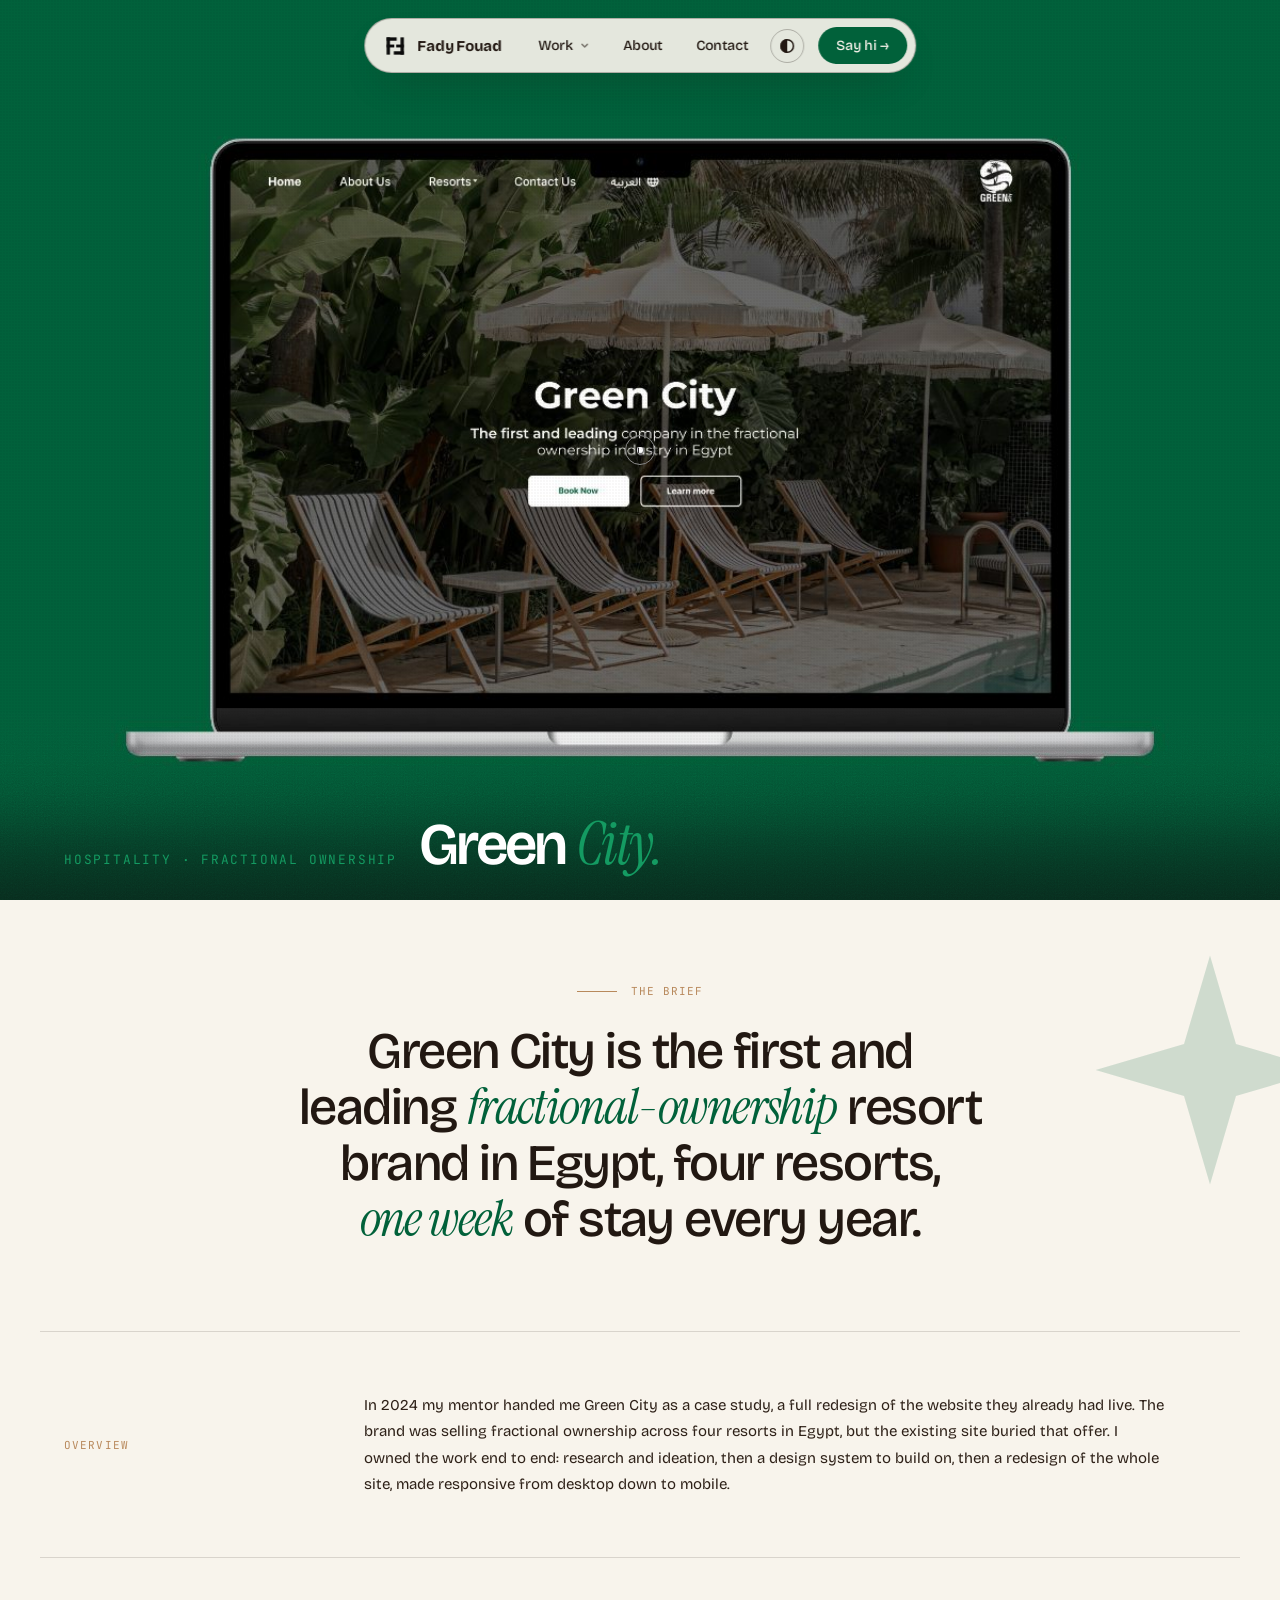
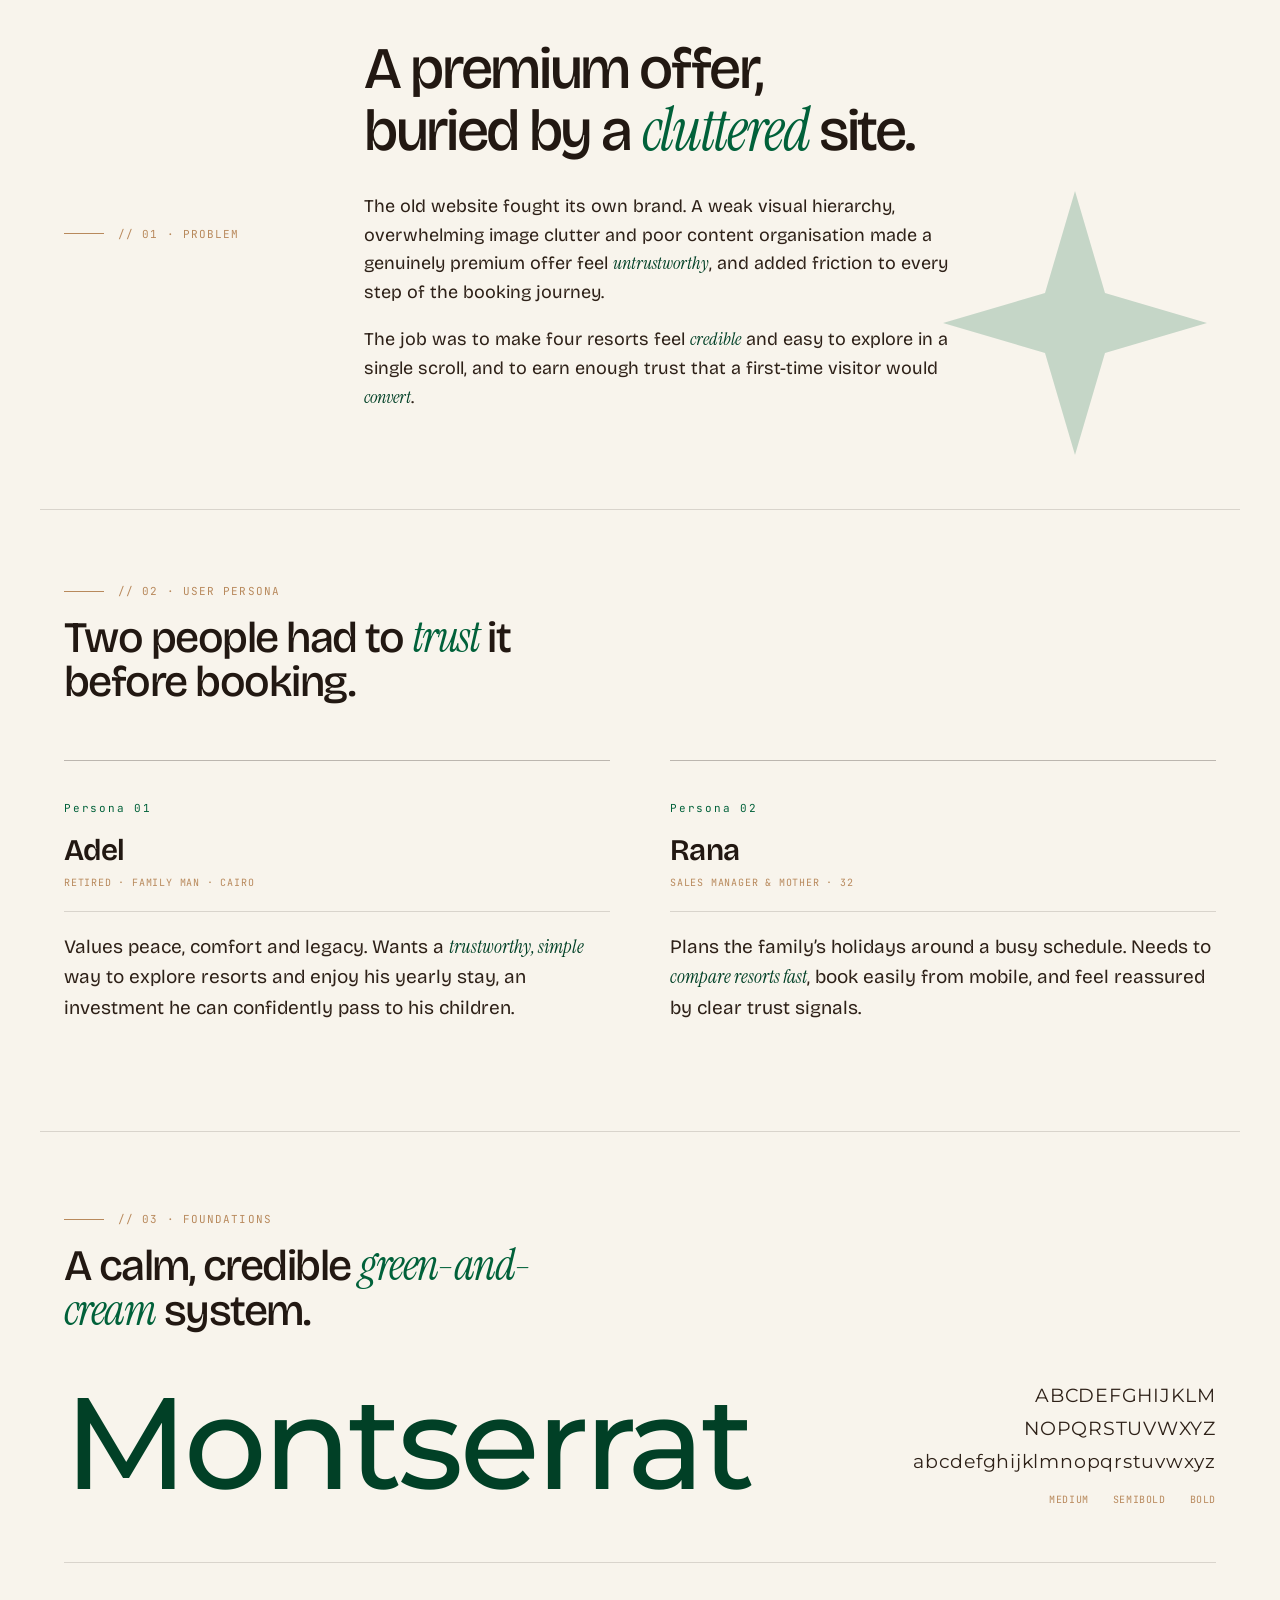
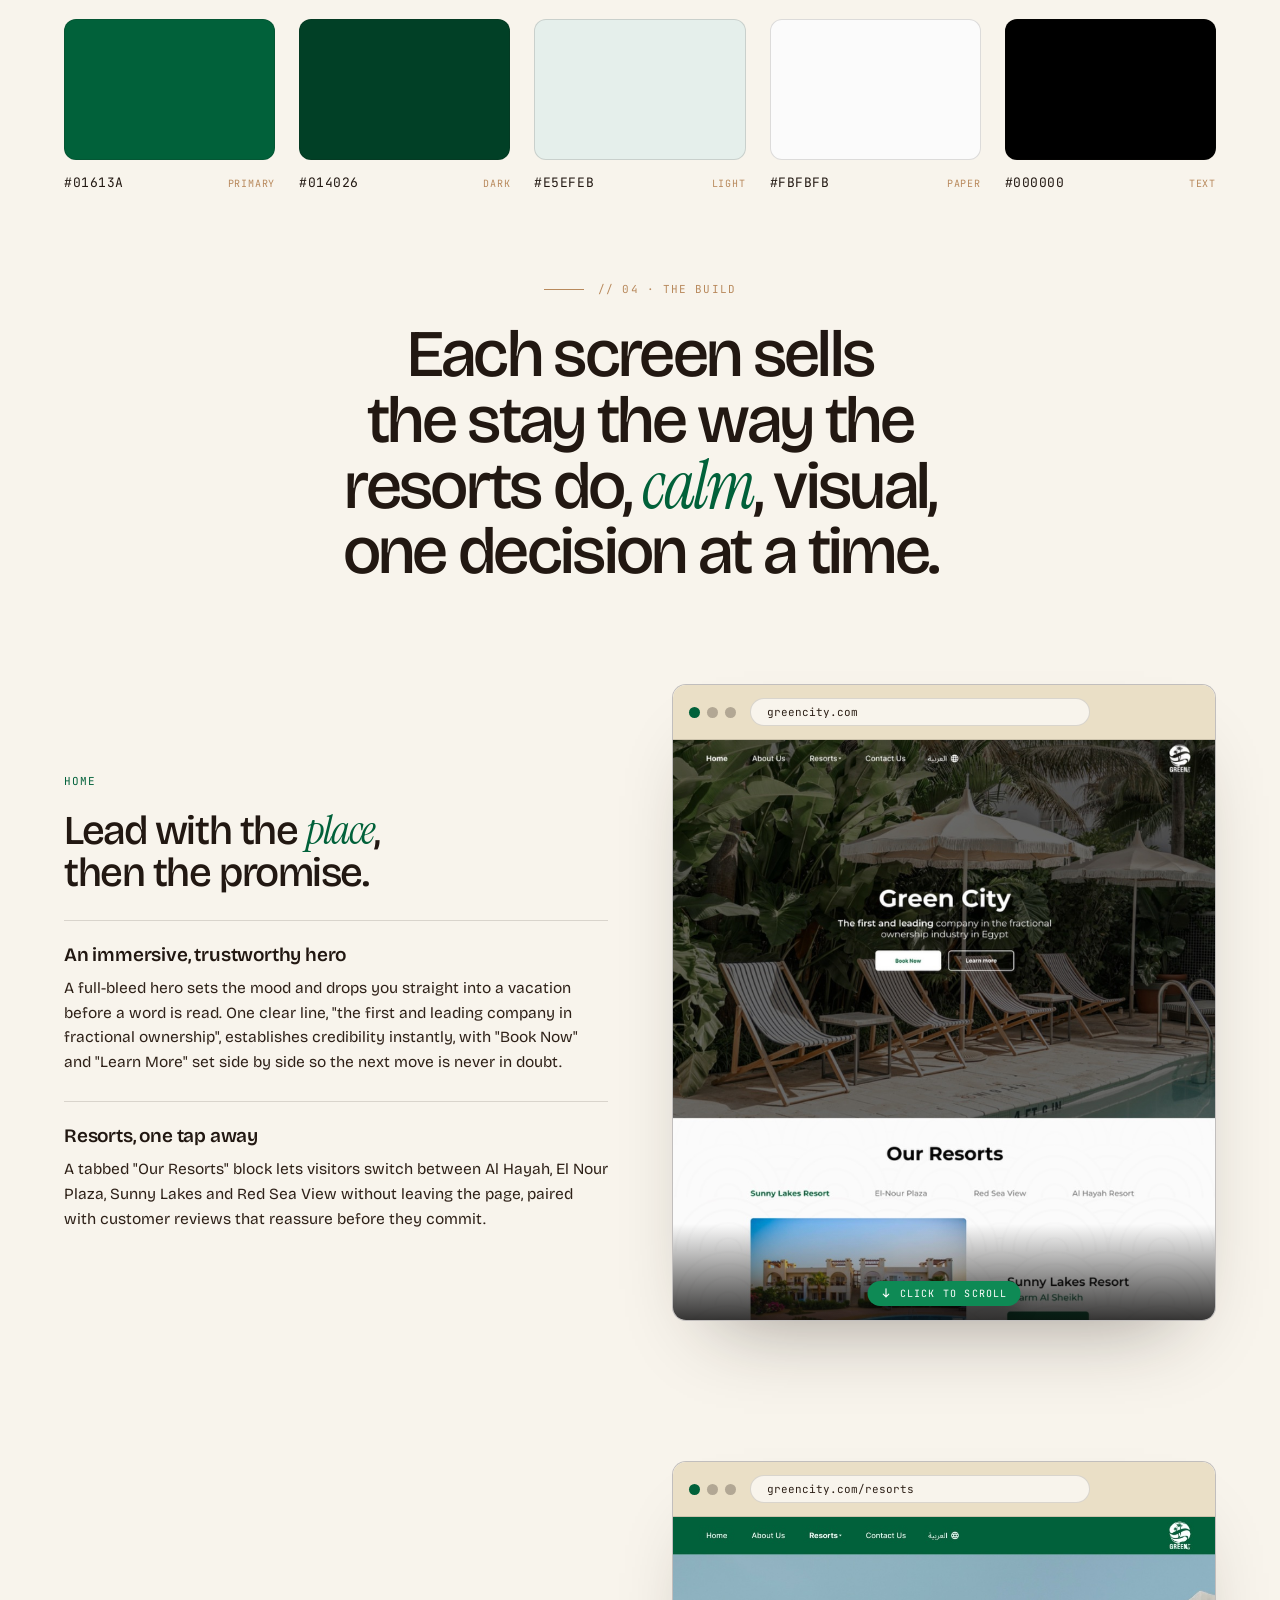
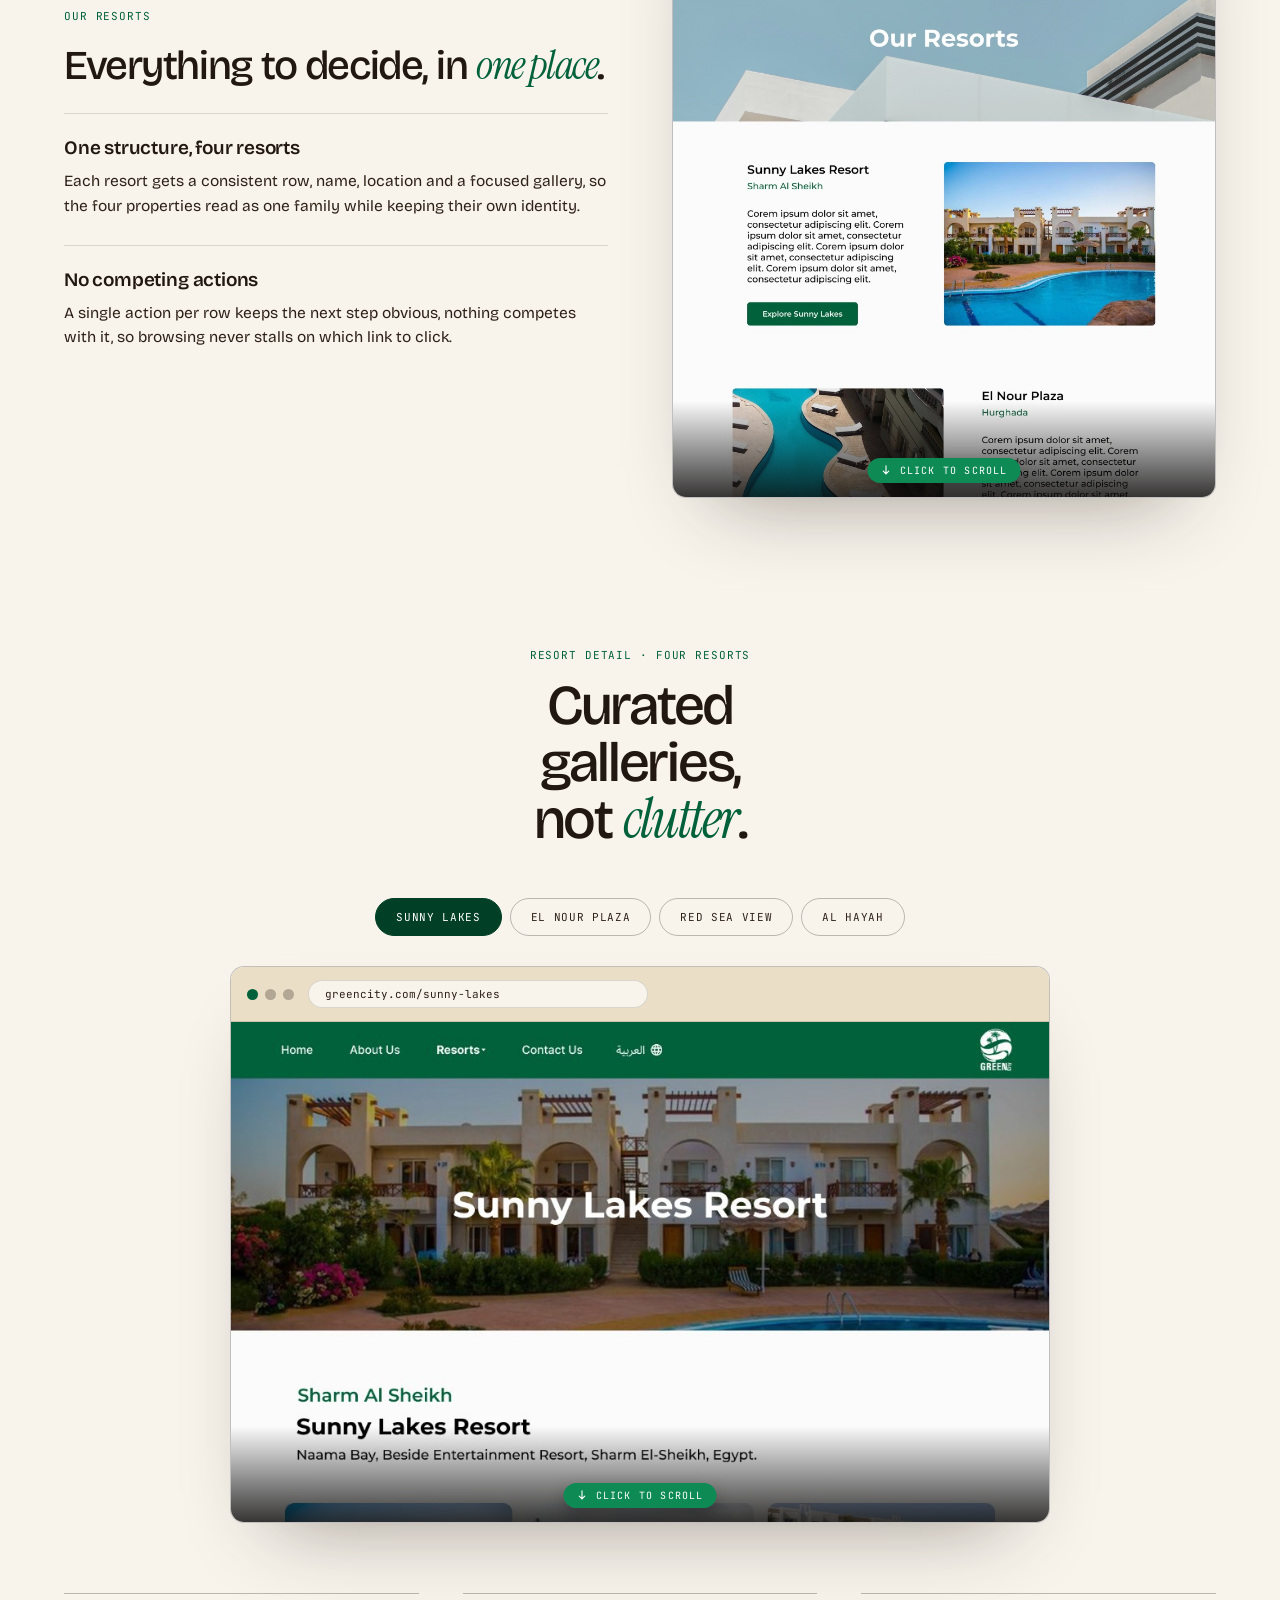
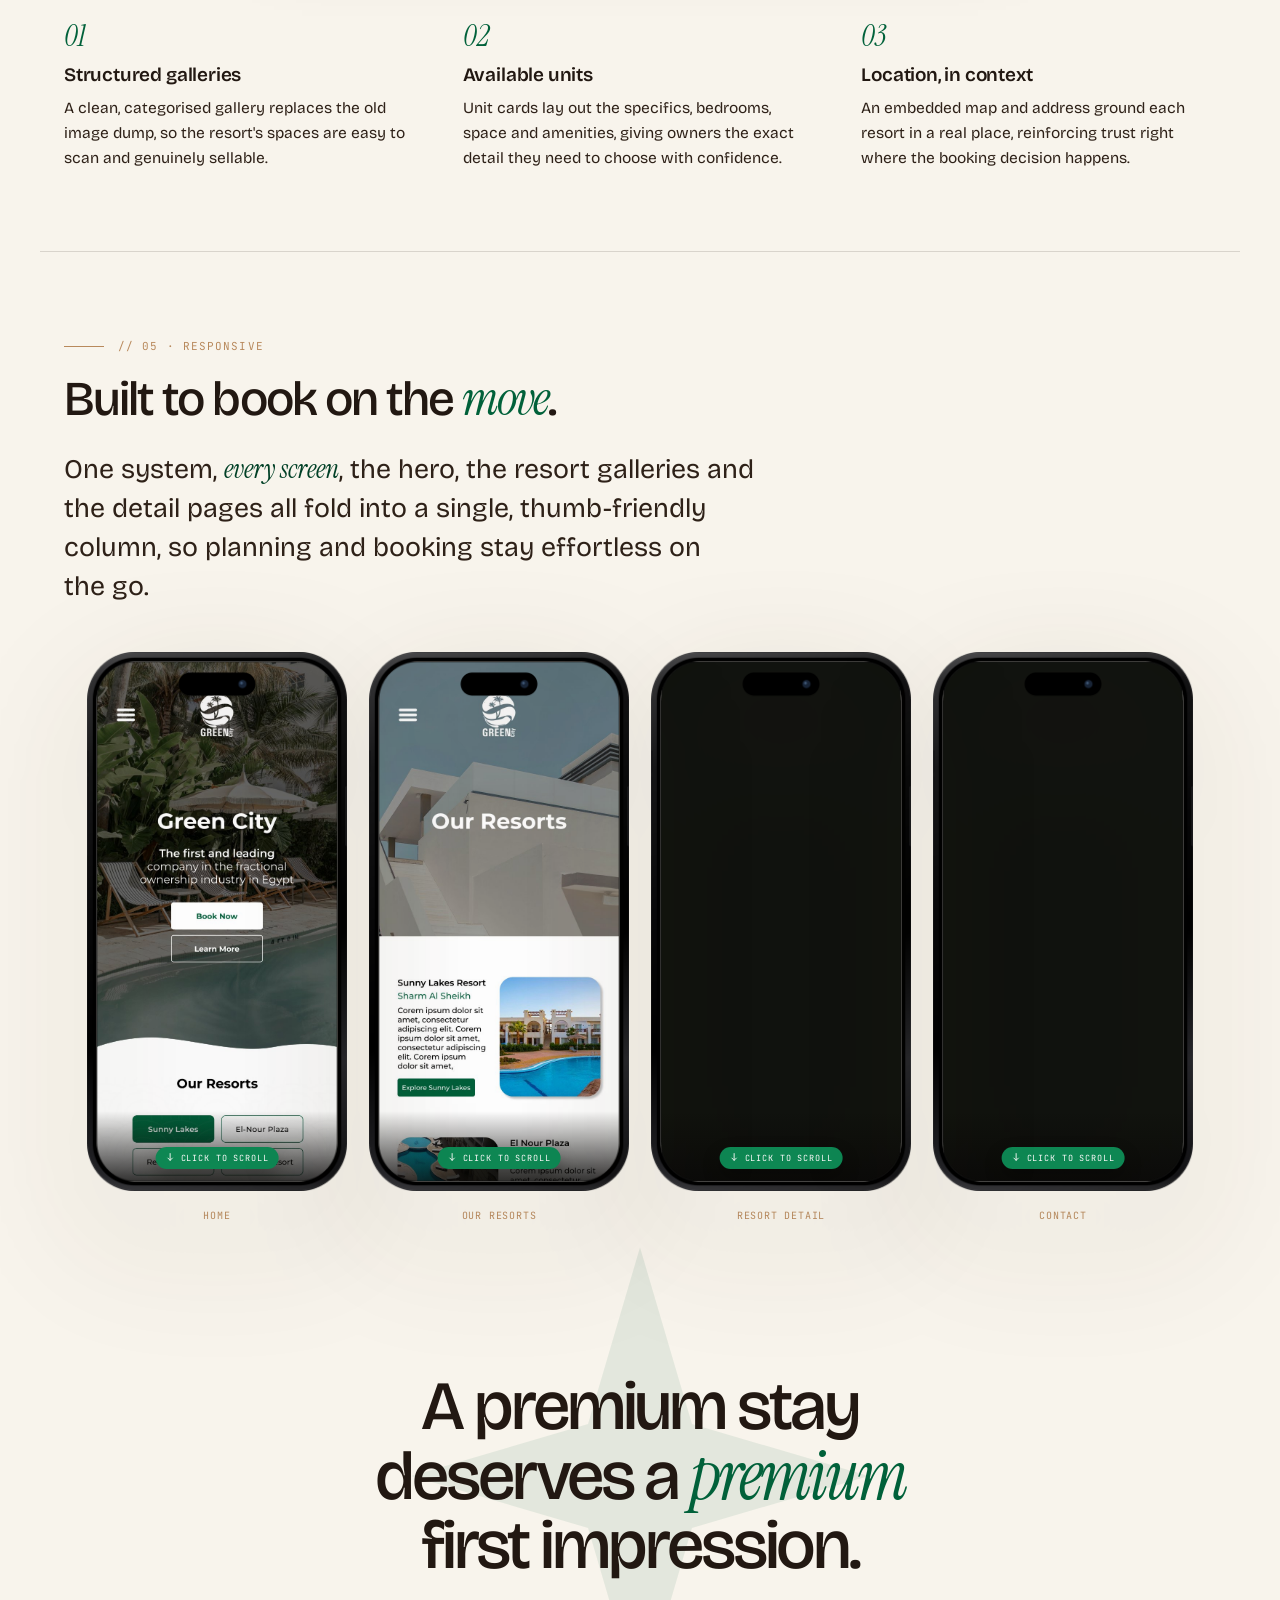
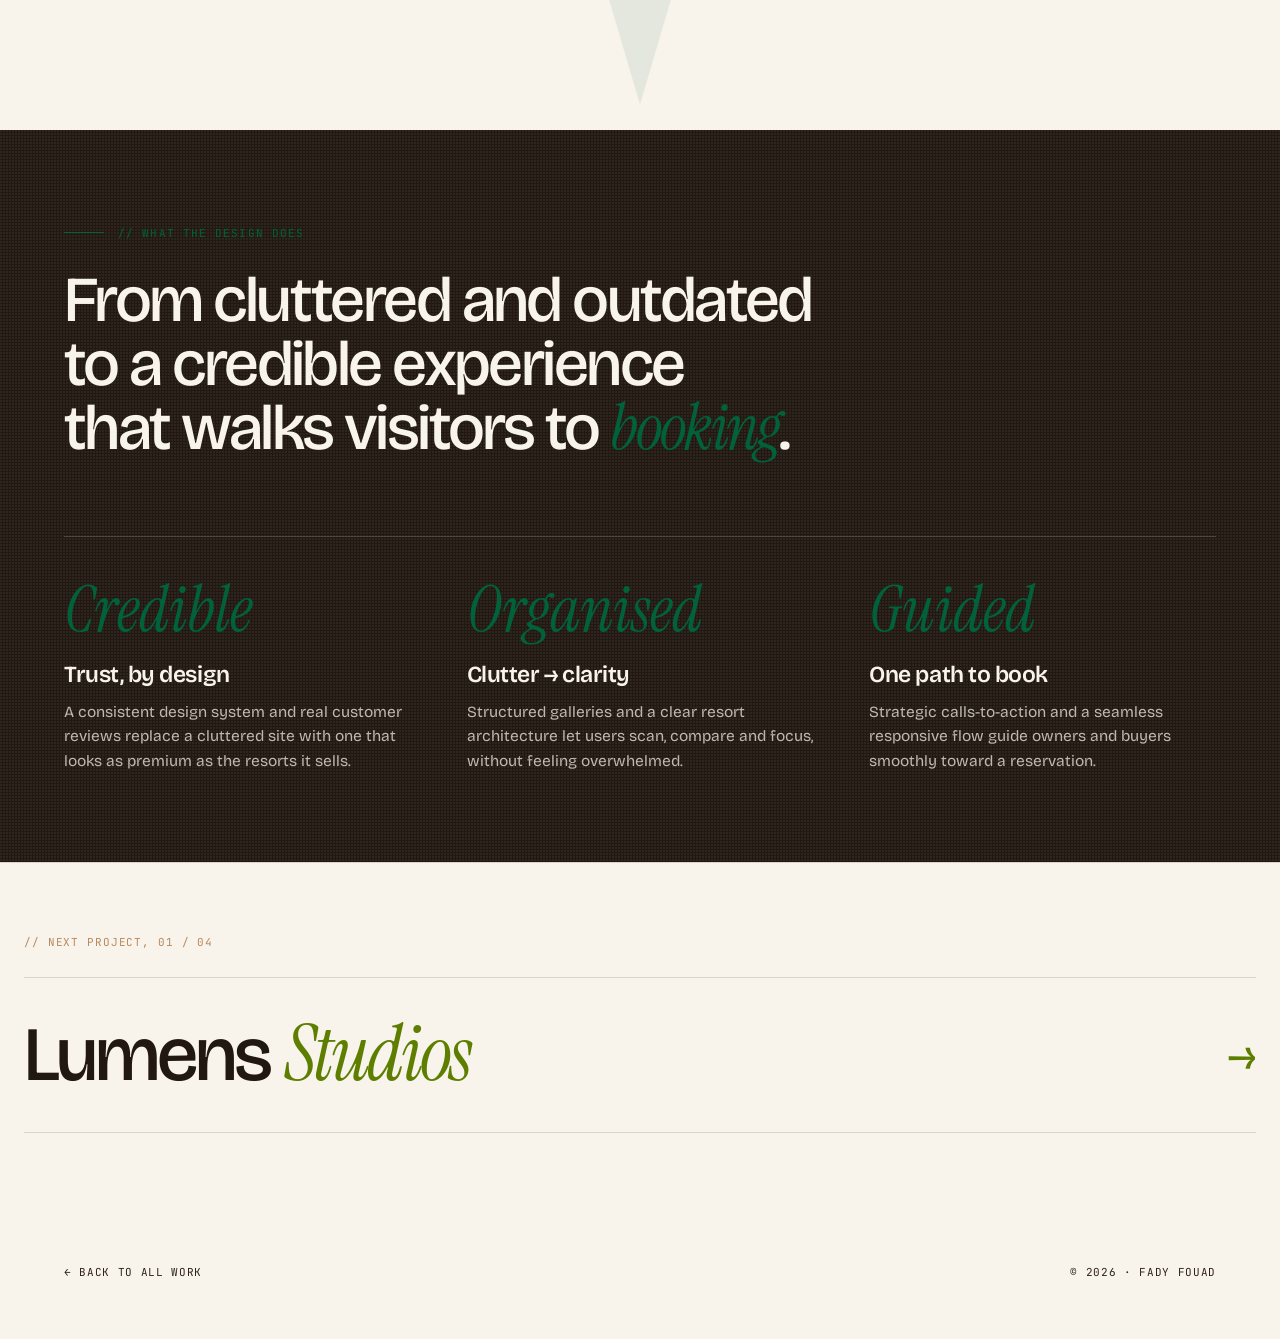
<file: docs/case-studies/green-city.html>
<!doctype html>
<html lang="en">
<head>
<link rel="icon" href="../favicon.svg?v=3" type="image/svg+xml" /><link rel="apple-touch-icon" href="../favicon.svg?v=3" />
<meta charset="utf-8" />
<meta name="viewport" content="width=device-width, initial-scale=1" />
<title>Green City · Case Study · Fady Fouad</title>
<link rel="preconnect" href="https://fonts.googleapis.com">
<link rel="preconnect" href="https://fonts.gstatic.com" crossorigin>
<link href="https://fonts.googleapis.com/css2?family=Bricolage+Grotesque:opsz,wght@12..96,300..800&family=Instrument+Serif:ital@0;1&family=JetBrains+Mono:wght@400;500&family=Montserrat:wght@400;500;600;700&display=swap" rel="stylesheet">
<style>
  :root {
    --cream: #F8F4EC;
    --cream-2: #EADFC6;
    --sand: #DBC79E;
    --clay: #B8895C;
    --espresso: #221812;
    --espresso-soft: #2E2118;
    /* portfolio accent role, Green City brand green */
    --rust: #01613A;
    --rust-deep: #014026;
    --line: rgba(34, 24, 18, 0.14);
    --line-strong: rgba(34, 24, 18, 0.28);
    /* product palette (lives inside the screens) */
    --ink: #014026;
    --ink-2: #01613A;
    --wash: #E5EFEB;
  }
  * { box-sizing: border-box; margin: 0; padding: 0; }
  html { scroll-behavior: smooth; }
  html, body { background: var(--cream); color: var(--espresso); }
  body {
    font-family: 'Bricolage Grotesque', system-ui, sans-serif;
    -webkit-font-smoothing: antialiased;
    overflow-x: hidden;
    cursor: none;
  }
  body::before {
    content: ""; position: fixed; inset: 0; pointer-events: none;
    background-image: radial-gradient(circle at 1px 1px, rgba(34,24,18,0.05) 1px, transparent 0);
    background-size: 3px 3px;
    mix-blend-mode: multiply; z-index: 1; opacity: 0.55;
  }
  a { color: inherit; text-decoration: none; }
  a, button { cursor: none; }
  img { display: block; }

  /* cursor */
  .cursor {
    position: fixed; top: 0; left: 0;
    width: 22px; height: 22px;
    border-radius: 999px;
    background: transparent;
    border: 1.5px solid var(--espresso);
    pointer-events: none; z-index: 9999;
    transform: translate(-50%, -50%);
    transition: width 0.25s, height 0.25s, background 0.25s, border-color 0.25s;
    mix-blend-mode: difference;
  }
  .cursor.is-hover { width: 64px; height: 64px; background: var(--cream); border-color: var(--cream); }

  .wrap { max-width: 1480px; margin: 0 auto; padding: 0 56px; position: relative; z-index: 2; }

  /* leaf/sun motif */
  .motif { position: absolute; pointer-events: none; color: var(--rust); opacity: 0.16; z-index: 0; }
  .motif svg { width: 100%; height: 100%; display: block; }
  @media (min-width: 1200px) { .feature .motif--problem { right: -45px; } }
  @media (min-width: 1500px) { .feature .motif--problem { right: -73px; } }
  @keyframes mspin { to { transform: rotate(360deg); } }
  @keyframes mfloat { 0%,100% { transform: translateY(0); } 50% { transform: translateY(-22px); } }

  /* reveal */
  .rv { opacity: 0; transform: translateY(26px); transition: opacity 0.9s cubic-bezier(.2,.8,.2,1), transform 0.9s cubic-bezier(.2,.8,.2,1); }
  .rv.in { opacity: 1; transform: none; }
  .rv.d1 { transition-delay: 0.08s; } .rv.d2 { transition-delay: 0.16s; } .rv.d3 { transition-delay: 0.24s; }

  /* NAV, floating pill (shared across the whole site) */
  nav.top {
    position: fixed; top: 18px; left: 50%; transform: translateX(-50%);
    display: flex; align-items: center; gap: 6px; z-index: 100;
    background: rgba(248,244,236,0.92);
    border: 1px solid var(--line-strong, rgba(34,24,18,0.28)); border-radius: 999px;
    padding: 8px 8px 8px 18px;
    box-shadow: 0 18px 40px -20px rgba(34,24,18,0.45);
    backdrop-filter: blur(10px); -webkit-backdrop-filter: blur(10px);
    color: var(--espresso); white-space: nowrap;
    font-family: 'Bricolage Grotesque', system-ui, sans-serif; font-size: 14px; letter-spacing: 0; text-transform: none;
  }
  nav.top .brand { display: inline-flex; align-items: center; gap: 10px; margin-right: 14px; font-weight: 600; letter-spacing: -0.01em; font-size: 15px; }
  nav.top .brand .ff-mark { width: 24px; height: 24px; display: inline-grid; place-items: center; color: #0B0B0B; }
  nav.top .brand .ff-mark svg { width: 100%; height: 100%; }
  nav.top ul { display: flex; gap: 2px; list-style: none; }
  nav.top ul a { display: inline-block; font-size: 14px; font-weight: 500; padding: 9px 16px; border-radius: 999px; transition: background 0.25s, color 0.25s; }
  nav.top ul a:hover { background: rgba(34,24,18,0.06); color: var(--espresso); }
  nav.top .right { display: flex; align-items: center; gap: 6px; }
  nav.top .nav-cta { display: inline-flex; align-items: center; gap: 8px; background: var(--rust); color: var(--cream); font-weight: 500; font-size: 14px; padding: 10px 18px; border-radius: 999px; margin-left: 8px; transition: background 0.3s; }
  nav.top .nav-cta:hover { background: var(--rust-deep, var(--rust)); color: var(--cream); }
  .nav-progress { position: fixed; top: 0; left: 0; right: 0; height: 2px; background: var(--rust); transform-origin: left; transform: scaleX(0); transition: transform 0.1s linear; z-index: 101; }
  .cs-crumb {
    position: fixed; top: 24px; left: 24px; z-index: 100;
    display: inline-flex; align-items: center; gap: 11px;
    background: rgba(248,244,236,0.92); border: 1px solid var(--line-strong, rgba(34,24,18,0.28));
    border-radius: 999px; padding: 6px 16px 6px 6px;
    box-shadow: 0 18px 40px -22px rgba(34,24,18,0.45);
    backdrop-filter: blur(10px); -webkit-backdrop-filter: blur(10px);
    font-family: 'JetBrains Mono', monospace; font-size: 11px; letter-spacing: 0.04em; text-transform: uppercase; color: var(--espresso);
  }
  .cs-crumb .cb-back { width: 28px; height: 28px; flex: none; display: grid; place-items: center; border-radius: 999px; background: var(--rust); color: #fff; font-size: 14px; line-height: 1; transition: transform 0.3s; }
  .cs-crumb:hover .cb-back { transform: translateX(-2px); }
  @media (max-width: 1180px) { .cs-crumb .cb-name { display: none; } }
  .cs-crumb .cb-idx { color: var(--clay); }
  .cs-crumb .cb-name { color: var(--espresso); font-weight: 500; }
  .nav-burger { display: none; width: 40px; height: 40px; border: 1px solid var(--line-strong, rgba(34,24,18,0.28)); border-radius: 999px; background: transparent; color: inherit; align-items: center; justify-content: center; position: relative; }
  .nav-burger svg { width: 17px; height: 17px; position: absolute; transition: opacity .3s, transform .35s cubic-bezier(.2,.8,.2,1); }
  .nav-burger .ic-close { opacity: 0; transform: rotate(-90deg) scale(.6); }
  .nav-burger.is-open .ic-menu { opacity: 0; transform: rotate(90deg) scale(.6); }
  .nav-burger.is-open .ic-close { opacity: 1; transform: none; }
  .mobile-menu { position: fixed; inset: 0; z-index: 95; background: var(--cream); display: flex; flex-direction: column; justify-content: center; padding: 0 34px; opacity: 0; visibility: hidden; transform: translateY(-10px); transition: opacity .42s ease, transform .42s ease, visibility .42s; }
  @media (min-width: 881px) { .mobile-menu { display: none; } }
  .mobile-menu.open { opacity: 1; visibility: visible; transform: none; }
  .mobile-menu ul { list-style: none; display: flex; flex-direction: column; gap: 4px; }
  .mobile-menu a { font-family: 'Instrument Serif', serif; font-size: clamp(46px, 14vw, 76px); line-height: 1.04; letter-spacing: -0.02em; color: var(--espresso); display: flex; align-items: baseline; gap: 14px; padding: 8px 0; }
  .mobile-menu a .idx { font-family: 'JetBrains Mono', monospace; font-size: 12px; color: var(--rust); letter-spacing: 0.06em; }
  .mobile-menu-foot { position: absolute; left: 34px; bottom: 40px; font-family: 'JetBrains Mono', monospace; font-size: 11px; color: var(--clay); }

  /* eyebrow / labels */
  .eyebrow {
    font-family: 'JetBrains Mono', monospace;
    font-size: 11px; letter-spacing: 0.1em; text-transform: uppercase;
    color: var(--clay); display: inline-flex; align-items: center; gap: 14px;
  }
  .eyebrow::before { content: ""; width: 40px; height: 1px; background: var(--clay); }
  .overview > .eyebrow::before { display: none; }
  .overview > .eyebrow { gap: 0; }
  .serif { font-family: 'Instrument Serif', serif; font-style: italic; font-weight: 400; }

  /* ===================== HERO ===================== */
  .hero { position: relative; padding-top: 140px; overflow: hidden; }
  .hero .meta {
    display: flex; flex-wrap: wrap; gap: 14px 34px;
    font-family: 'JetBrains Mono', monospace;
    font-size: 11px; letter-spacing: 0.06em; text-transform: uppercase;
    color: var(--espresso-soft);
    padding-bottom: 30px; border-bottom: 1px solid var(--line);
  }
  .hero .meta span b { color: var(--clay); font-weight: 500; margin-right: 9px; }
  .hero h1 {
    font-size: clamp(64px, 13vw, 230px);
    font-weight: 500; letter-spacing: -0.05em; line-height: 0.9;
    margin: 46px 0 0;
  }
  .hero h1 em { font-family: 'Instrument Serif', serif; font-style: italic; font-weight: 400; color: var(--rust); }
  .hero-row { display: grid; grid-template-columns: 1.5fr 1fr; gap: 50px; align-items: end; margin-top: 30px; }
  .hero .lede { font-size: clamp(19px, 2vw, 26px); line-height: 1.42; color: var(--espresso-soft); max-width: 40ch; }
  .hero .lede em { font-family: 'Instrument Serif', serif; font-style: italic; color: var(--rust-deep); }
  .hero .scrollcue {
    justify-self: end; align-self: end;
    font-family: 'JetBrains Mono', monospace; font-size: 10px; letter-spacing: 0.14em;
    text-transform: uppercase; color: var(--clay);
    display: flex; align-items: center; gap: 12px;
  }
  .hero .scrollcue .ar { width: 30px; height: 30px; border: 1px solid var(--line-strong); border-radius: 99px; display: grid; place-items: center; animation: bob 2s infinite; }
  @keyframes bob { 0%,100% { transform: translateY(0); } 50% { transform: translateY(5px); } }

  .hero-stage {
    margin-top: 56px;
    background: var(--wash);
    border: 1px solid var(--line);
    border-radius: 16px;
    position: relative;
    overflow: hidden;
    isolation: isolate;
  }
  .hero-stage img { width: 100%; height: auto; }
  .hero-stage .tagpill {
    position: absolute; left: 22px; bottom: 22px;
    font-family: 'JetBrains Mono', monospace; font-size: 10px; letter-spacing: 0.08em; text-transform: uppercase;
    background: var(--ink); color: #fff; padding: 8px 14px; border-radius: 99px;
  }

  /* ===================== STATEMENT ===================== */
  .statement { padding: 84px 0; position: relative; overflow: hidden; }
  .statement p {
    font-size: clamp(28px, 4vw, 60px);
    font-weight: 400; letter-spacing: -0.03em; line-height: 1.08;
    max-width: 22ch; margin: 26px auto 0; text-align: center; text-wrap: balance;
  }
  .statement .statement-sub {
    font-size: clamp(16px, 1.5vw, 20px); font-weight: 400; letter-spacing: 0; line-height: 1.6;
    max-width: 56ch; margin: 28px auto 0; color: var(--espresso-soft);
  }
  .statement p em { font-family: 'Instrument Serif', serif; font-style: italic; color: var(--rust); }
  .statement .eyebrow { justify-content: center; }
  .statement .eyebrow-wrap { display: flex; justify-content: center; }

  /* ===================== OVERVIEW ===================== */
  .overview { padding-block: 60px; border-top: 1px solid var(--line); border-bottom: 1px solid var(--line); display: grid; grid-template-columns: 240px 1fr; gap: 60px; }
  .overview .ov-body p { font-size: 15px; line-height: 1.75; color: var(--espresso-soft); max-width: 80ch; }
  .overview .ov-body p strong { font-weight: 500; color: var(--espresso); }

  /* ===================== FEATURE TEXT BLOCK ===================== */
  .feature { max-width: var(--page-max, 1480px); margin: 0 auto; padding: 80px var(--page-gutter, 56px); position: relative; display: grid; grid-template-columns: 240px 1fr; gap: 60px; overflow: hidden; }
  .feature .body { max-width: 60ch; position: relative; z-index: 2; }
  .feature .body h3 { font-size: clamp(34px, 4.6vw, 72px); font-weight: 500; letter-spacing: -0.04em; line-height: 1.05; margin-bottom: 30px; text-wrap: balance; }
  @media (max-width: 640px) { .feature .body h3 br { display: none; } }
  .feature .body h3 em { font-family: 'Instrument Serif', serif; font-style: italic; color: var(--rust); }
  .feature .body p { font-size: 18px; line-height: 1.6; color: var(--espresso-soft); margin-bottom: 18px; max-width: 56ch; }
  .feature .body p em { font-family: 'Instrument Serif', serif; font-style: italic; color: var(--rust-deep); }

  /* ===================== PERSONAS ===================== */
  .personas { padding-block: 74px; border-top: 1px solid var(--line); }
  .personas .sec-head, .ds .sec-head { flex-direction: column; align-items: flex-start; gap: 18px; }
  .sec-head { display: flex; justify-content: space-between; align-items: flex-end; gap: 30px; margin-bottom: 56px; }
  .sec-head h2 { font-size: clamp(30px, 3.4vw, 50px); font-weight: 500; letter-spacing: -0.035em; line-height: 1; max-width: 18ch; }
  .sec-head h2 em { font-family: 'Instrument Serif', serif; font-style: italic; color: var(--rust); }
  .persona-grid { display: grid; grid-template-columns: 1fr 1fr; gap: 0 60px; }
  .persona {
    position: relative;
    padding: 40px 0 34px; overflow: hidden;
    border-top: 1.5px solid var(--line-strong);
    transition: transform 0.5s cubic-bezier(.2,.8,.2,1);
  }
  .persona::before {
    content: ""; position: absolute; top: -1.5px; left: 0; right: 0; height: 1.5px;
    background: var(--rust); transform: scaleX(0); transform-origin: left;
    transition: transform 0.55s cubic-bezier(.2,.8,.2,1);
  }
  .persona:hover { transform: translateY(-3px); }
  .persona:hover::before { transform: scaleX(1); }
  .persona .idx {
    display: block;
    font-family: 'JetBrains Mono', monospace; font-style: normal;
    font-size: 11px; letter-spacing: 0.16em; color: var(--rust); opacity: 1;
    margin-bottom: 20px;
  }
  .persona .phead { display: block; }
  .persona .mono { display: none; }
  .persona h4 { font-size: 30px; font-weight: 600; letter-spacing: -0.025em; line-height: 1.02; }
  .persona .role { font-family: 'JetBrains Mono', monospace; font-size: 10px; letter-spacing: 0.08em; text-transform: uppercase; color: var(--clay); margin-top: 10px; }

  .persona .brief {
    margin-top: 22px; padding-top: 20px; border-top: 1px solid var(--line);
    font-size: 15.5px; line-height: 1.6; color: var(--espresso-soft);
  }
  .persona .brief em { font-family: 'Instrument Serif', serif; font-style: italic; color: var(--rust-deep); }


  /* --- personas: tabbed switcher --- */
  .g-wrap { display: grid; grid-template-columns: minmax(220px, .55fr) 1fr; gap: 56px; border-top: 1px solid var(--line-strong); padding-top: 38px; }
  .g-tabs { display: flex; flex-direction: column; gap: 2px; }
  .g-tab { text-align: left; background: none; border: 0; cursor: pointer; font-family: inherit; padding: 16px 0; border-bottom: 1px solid var(--line); display: flex; align-items: baseline; gap: 14px; color: var(--clay); transition: color .35s; }
  .g-tab .n { font-family: 'JetBrains Mono', monospace; font-size: 10px; letter-spacing: 0.14em; }
  .g-tab b { font-size: 26px; font-weight: 500; letter-spacing: -0.03em; transition: transform .4s cubic-bezier(.2,.8,.2,1); }
  .g-tab[aria-selected="true"] { color: var(--espresso); }
  .g-tab[aria-selected="true"] b { transform: translateX(8px); color: var(--rust); }
  .g-panel { min-height: 230px; }
  .g-panel[hidden] { display: none; }
  .g-panel .role { font-family: 'JetBrains Mono', monospace; font-size: 10px; letter-spacing: 0.08em; text-transform: uppercase; color: var(--clay); margin-bottom: 22px; }
  .g-panel .q { font-family: 'Instrument Serif', serif; font-size: clamp(24px, 2.5vw, 38px); line-height: 1.2; letter-spacing: -0.02em; max-width: 22ch; }
  .g-panel .brief { margin-top: 24px; font-size: 16px; line-height: 1.62; color: var(--espresso-soft); max-width: 48ch; }
  .g-panel .brief em { font-family: 'Instrument Serif', serif; font-style: italic; color: var(--rust-deep); }
  .g-panel .chips { display: flex; flex-wrap: wrap; gap: 8px; margin-top: 28px; }
  .g-panel .chips span { font-family: 'JetBrains Mono', monospace; font-size: 9.5px; letter-spacing: 0.12em; text-transform: uppercase; border: 1px solid var(--line-strong); border-radius: 999px; padding: 8px 14px; color: var(--espresso-soft); }
  .g-fade { animation: gfade .5s cubic-bezier(.2,.8,.2,1); }
  @keyframes gfade { from { opacity: 0; transform: translateY(10px); } to { opacity: 1; transform: none; } }
  @media (max-width: 880px) { .g-wrap { grid-template-columns: 1fr; gap: 28px; padding-top: 26px; } .g-tab b { font-size: 22px; } }

  /* ===================== DESIGN SYSTEM ===================== */
  .ds { padding: 80px 0 0; border-top: 1px solid var(--line); }
  .ds-type { display: grid; grid-template-columns: 1fr auto; gap: 50px; align-items: center; padding-bottom: 56px; border-bottom: 1px solid var(--line); }
  .ds-poppins { font-family: 'Montserrat', sans-serif; font-weight: 700; font-size: clamp(64px, 12vw, 200px); line-height: 0.9; letter-spacing: -0.03em; color: var(--ink); }
  .ds-specimen { font-family: 'Montserrat', sans-serif; text-align: right; color: var(--espresso-soft); }
  .ds-specimen .a { font-size: clamp(15px, 1.5vw, 22px); letter-spacing: 0.04em; line-height: 1.7; }
  .ds-specimen .w { display: flex; gap: 24px; justify-content: flex-end; margin-top: 16px; font-family: 'JetBrains Mono', monospace; font-size: 10px; letter-spacing: 0.06em; text-transform: uppercase; color: var(--clay); }
  .ds-swatches { display: grid; grid-template-columns: repeat(5, 1fr); gap: 24px; margin-top: 56px; }
  .swatch .chip { aspect-ratio: 1.5 / 1; border-radius: 12px; border: 1px solid var(--line); }
  .swatch .meta { display: flex; justify-content: space-between; align-items: baseline; margin-top: 14px; font-family: 'JetBrains Mono', monospace; }
  .swatch .meta .hex { font-size: 13px; letter-spacing: 0.04em; }
  .swatch .meta .nm { font-size: 10px; text-transform: uppercase; letter-spacing: 0.08em; color: var(--clay); }

  /* ===================== SHOWCASE ===================== */
  .build-intro { padding-block: 84px 30px; text-align: center; }
  .build-intro .eyebrow { justify-content: center; }
  .build-intro h2 { font-size: clamp(36px, 5.2vw, 92px); font-weight: 500; letter-spacing: -0.04em; line-height: 0.98; margin-top: 26px; text-wrap: balance; max-width: 18ch; margin-inline: auto; }
  .build-intro h2 em { font-family: 'Instrument Serif', serif; font-style: italic; color: var(--rust); }

  .show { padding-block: 70px; display: grid; grid-template-columns: 1fr 1fr; gap: 64px; align-items: center; }
  .show { direction: rtl; } .show > * { direction: ltr; }
  .show-copy .scr-label { font-family: 'JetBrains Mono', monospace; font-size: 11px; letter-spacing: 0.08em; text-transform: uppercase; color: var(--rust); margin-bottom: 22px; display: flex; align-items: center; gap: 12px; }
  .show-copy h3 { font-size: clamp(28px, 3.2vw, 46px); font-weight: 500; letter-spacing: -0.035em; line-height: 1.02; margin-bottom: 26px; text-wrap: balance; }
  .show-copy h3 em { font-family: 'Instrument Serif', serif; font-style: italic; color: var(--rust); }
  .chips { display: flex; gap: 8px; flex-wrap: wrap; margin: -6px 0 26px; }
  .chips span { font-family: 'JetBrains Mono', monospace; font-size: 10px; letter-spacing: 0.08em; text-transform: uppercase; padding: 8px 13px; border: 1px solid var(--line-strong); border-radius: 99px; color: var(--espresso-soft); }
  .ann { margin-top: 26px; padding-top: 22px; border-top: 1px solid var(--line); }
  .ann h4 { font-size: 19px; font-weight: 600; letter-spacing: -0.01em; margin-bottom: 10px; }
  .ann p { font-size: 15.5px; line-height: 1.6; color: var(--espresso-soft); }

  /* browser window */
  .bw { border: 1px solid var(--line-strong); border-radius: 14px; overflow: hidden; background: #fff; box-shadow: 0 40px 80px -44px rgba(34,24,18,0.45); }
  .bw-bar { display: flex; align-items: center; gap: 14px; padding: 13px 16px; background: var(--cream-2); border-bottom: 1px solid var(--line); }
  .bw-dots { display: flex; gap: 7px; }
  .bw-dots i { width: 11px; height: 11px; border-radius: 99px; background: var(--line-strong); }
  .bw-dots i:nth-child(1) { background: var(--rust); }
  .bw-url { font-family: 'JetBrains Mono', monospace; font-size: 11px; color: var(--espresso-soft); background: var(--cream); border: 1px solid var(--line); padding: 6px 16px; border-radius: 99px; flex: 1; max-width: 340px; }
  .bw-hint { margin-left: auto; font-family: 'JetBrains Mono', monospace; font-size: 10px; letter-spacing: 0.06em; text-transform: uppercase; color: var(--clay); display: flex; align-items: center; gap: 7px; }
  .bw-hint::after { content: "↓"; }
  .bw-view { position: relative; height: 580px; overflow: hidden; }
  .bw-view img { width: 100%; transition: transform 9s cubic-bezier(.33,0,.15,1); }
  .bw:hover .bw-view img { transform: translateY(calc(-100% + 580px)); }
  .bw-view::after { content: ""; position: absolute; left: 0; right: 0; bottom: 0; height: 60px; background: linear-gradient(transparent, rgba(34,24,18,0.05)); pointer-events: none; opacity: 1; transition: opacity 0.4s; }
  .bw:hover .bw-view::after { opacity: 0; }

  /* resort switcher */
  .resort-switch { display: flex; gap: 8px; flex-wrap: wrap; justify-content: center; margin: 0 auto 30px; }
  .resort-switch button { font-family: 'JetBrains Mono', monospace; font-size: 11px; letter-spacing: 0.06em; text-transform: uppercase; padding: 11px 20px; border: 1px solid var(--line-strong); border-radius: 99px; background: transparent; color: var(--espresso-soft); transition: background .3s, color .3s, border-color .3s, transform .3s; }
  .resort-switch button:hover { transform: translateY(-2px); border-color: var(--ink); }
  .resort-switch button.on { background: var(--ink); color: #fff; border-color: var(--ink); }

  /* resort-detail device: smaller, centered */
  .device-band .bw { max-width: 820px; margin: 0 auto; }
  .device-band .bw-view { height: 500px; }
  .device-band .bw:hover .bw-view img { transform: translateY(calc(-100% + 500px)); }

  /* ===================== DEVICE BAND ===================== */
  .device-band { padding-block: 80px; }
  .device-head { text-align: center; max-width: 24ch; margin: 0 auto 50px; }
  .device-head h3 { font-size: clamp(32px, 4.4vw, 68px); font-weight: 500; letter-spacing: -0.04em; line-height: 1.0; text-wrap: balance; }
  .device-head h3 em { font-family: 'Instrument Serif', serif; font-style: italic; color: var(--rust); }
  .ann-cols { display: grid; grid-template-columns: repeat(3, 1fr); gap: 44px; margin-top: 70px; }
  .ann-cols .ann { border-top: 1px solid var(--line-strong); margin-top: 0; }
  .ann-cols .num { font-family: 'Instrument Serif', serif; font-style: italic; font-size: 30px; color: var(--rust); display: block; margin-bottom: 8px; }

  /* ===================== MOBILE ===================== */
  /* ===================== RESPONSIVE (merged) ===================== */
  .responsive { padding-top: 120px; padding-bottom: 64px; border-top: 1px solid var(--line); }
  .resp-head { max-width: 720px; margin-bottom: 84px; }
  .resp-head h2 { font-size: clamp(32px, 3.8vw, 58px); font-weight: 500; letter-spacing: -0.04em; line-height: 1.0; margin: 22px 0 26px; text-wrap: balance; }
  .resp-head h2 em { font-family: 'Instrument Serif', serif; font-style: italic; color: var(--rust); }
  .resp-lede { font-size: clamp(20px, 2.1vw, 27px); line-height: 1.45; color: var(--espresso-soft); max-width: 50ch; text-wrap: pretty; }
  .resp-lede em { font-family: 'Instrument Serif', serif; font-style: italic; color: var(--rust-deep); }
  .phone-row { display: flex; gap: clamp(20px, 2.6vw, 46px); justify-content: center; align-items: flex-start; flex-wrap: nowrap; }
  .pf-item { display: flex; flex-direction: column; align-items: center; flex: 1 1 0; min-width: 0; max-width: 300px; }
  /* Real iPhone frame overlaid on the scrolling screen */
  .pf { position: relative; width: 100%; aspect-ratio: 1084 / 2249; }
  .pf-view {
    position: absolute; left: 3.875%; top: 1.867%; width: 92.251%; height: 96.265%;
    overflow: hidden; border-radius: 7.5%; background: #11130f; z-index: 1;
  }
  .pf-view img { display: block; width: 100%; transition: transform 10s cubic-bezier(.33,0,.15,1); }
  .pf:hover .pf-view img { transform: translateY(-55%); }
  .pf-frame {
    position: absolute; inset: 0; z-index: 2; pointer-events: none;
    background-image: url(../assets/gc/iphone-frame-black.png);
    background-size: 100% 100%; background-repeat: no-repeat;
    filter: drop-shadow(0 44px 60px rgba(34,24,18,0.4));
  }
  body.dark .pf-frame { filter: drop-shadow(0 44px 60px rgba(0,0,0,0.6)); }
  .pf-cap { text-align: center; font-family: 'JetBrains Mono', monospace; font-size: 10px; letter-spacing: 0.08em; text-transform: uppercase; color: var(--clay); margin-top: 20px; }

  /* ===================== CLOSER ===================== */
  .closer { min-height: 56vh; display: flex; align-items: center; justify-content: center; padding: 84px 0; position: relative; overflow: hidden; text-align: center; }
  .closer p { font-size: clamp(34px, 5.4vw, 96px); font-weight: 500; letter-spacing: -0.045em; line-height: 0.98; max-width: 16ch; margin: 0 auto; text-wrap: balance; position: relative; z-index: 2; }
  .closer p em { font-family: 'Instrument Serif', serif; font-style: italic; color: var(--rust); }

  /* ===================== OUTCOMES ===================== */
  .outcomes { background: var(--espresso); color: var(--cream); padding: 88px 0; position: relative; overflow: hidden; }
  .outcomes::before { content: ""; position: absolute; inset: 0; background-image: radial-gradient(circle at 1px 1px, rgba(248,244,236,0.06) 1px, transparent 0); background-size: 3px 3px; }
  .outcomes .wrap { position: relative; }
  .outcomes .eyebrow { color: var(--ink-2); }
  .outcomes .eyebrow::before { background: var(--ink-2); }
  .outcomes h2 { font-size: clamp(36px, 5vw, 80px); font-weight: 500; letter-spacing: -0.04em; line-height: 1.0; max-width: 20ch; margin: 28px 0 76px; text-wrap: balance; }
  .outcomes h2 em { font-family: 'Instrument Serif', serif; font-style: italic; color: var(--ink-2); }
  .out-grid { display: grid; grid-template-columns: repeat(3, 1fr); gap: 56px; padding-top: 44px; border-top: 1px solid rgba(248,244,236,0.18); }
  .out-grid .n { font-family: 'Instrument Serif', serif; font-style: italic; font-size: clamp(40px, 5vw, 76px); color: var(--ink-2); line-height: 0.9; margin-bottom: 22px; }
  .out-grid h5 { font-size: 23px; font-weight: 600; letter-spacing: -0.02em; margin-bottom: 12px; }
  .out-grid p { font-size: 15.5px; line-height: 1.6; color: rgba(248,244,236,0.72); }

  /* ===================== NEXT / FOOTER ===================== */
  .cs-next { padding-block: 72px; border-top: 1px solid var(--line); }
  .cs-next-eyebrow { font-family: 'JetBrains Mono', monospace; font-size: 11px; letter-spacing: 0.08em; text-transform: uppercase; color: var(--clay); margin-bottom: 28px; }
  .cs-next-link { display: flex; justify-content: space-between; align-items: center; gap: 40px; padding: 40px 0; border-top: 1px solid var(--line); border-bottom: 1px solid var(--line); transition: padding 0.4s cubic-bezier(.2,.8,.2,1); }
  .cs-next-link:hover { padding-left: 24px; padding-right: 24px; background: color-mix(in srgb, var(--proj) 14%, transparent); }
  .cs-next-link h3 { color: var(--espresso); font-size: clamp(40px, 6vw, 96px); font-weight: 500; letter-spacing: -0.04em; line-height: 0.95; transition: color 0.3s; }
  .cs-next-link:hover h3, .cs-next-link:hover h3 em { color: var(--proj-ink); }
  .cs-next-link h3 em { font-family: 'Instrument Serif', serif; font-style: italic; color: var(--proj-ink); }
  body.dark .cs-next-link h3 em { color: var(--proj); }
  .cs-next-link .arrow { font-size: 48px; color: var(--proj-ink); transition: transform 0.4s, color 0.3s; }
  body.dark .cs-next-link .arrow { color: var(--proj); }
  .cs-next-link:hover .arrow { transform: translateX(20px); color: var(--proj-ink); }

  .cs-foot { padding-block: 60px; display: flex; justify-content: space-between; font-family: 'JetBrains Mono', monospace; font-size: 11px; text-transform: uppercase; letter-spacing: 0.06em; color: var(--espresso-soft); }
  .cs-foot a { display: inline-block; padding: 10px 0; margin: -10px 0; }
  .cs-foot a:hover { color: var(--rust); }

  @media (hover: none) { .cursor { display: none; } body, a, button { cursor: auto; } }

  /* ===================== RESPONSIVE ===================== */
  @media (max-width: 1100px) {
    .wrap { padding: 0 40px; }
    .overview { grid-template-columns: 1fr; gap: 30px; }
    .feature { grid-template-columns: 1fr; gap: 24px; }
  }
  .gc-swipe-hint, .gc-swipe-dots { display: none; }
  @media (max-width: 880px) {
    nav.top { top: 10px; left: 12px; right: 12px; transform: none; justify-content: space-between; padding: 6px 8px 6px 14px; gap: 4px; }
    nav.top ul, nav.top .nav-cta { display: none; }
    nav.top .brand { margin-right: 0; }
    .nav-burger { display: flex; width: 44px; height: 44px; border-color: currentColor; }
    .theme-toggle { width: 44px; height: 44px; }
    .cs-crumb { display: none; }
    .cs-crumb { top: 12px; left: 12px; font-size: 10px; padding: 5px 13px 5px 5px; }
    .cs-crumb .cb-back { width: 26px; height: 26px; }
    .cs-crumb .cb-name { display: none; }
    .wrap { padding: 0 28px; }
    .hero { padding-top: 110px; }
    .hero-row { grid-template-columns: 1fr; gap: 28px; align-items: start; }
    .hero .scrollcue { display: none; }
    .statement { padding: 80px 0; }
    .overview { padding-block: 60px; }
    .feature { padding: 70px 28px; }
    .personas, .responsive { padding-block: 70px; }
    .ds { padding: 70px 0 0; }
    .sec-head { flex-direction: column; align-items: flex-start; gap: 14px; margin-bottom: 36px; }
    .persona-grid { grid-template-columns: 1fr; gap: 0; }
    .persona { padding: 30px 0 28px; }
    .ds-type { grid-template-columns: 1fr; gap: 22px; }
    .ds-specimen { text-align: left; } .ds-specimen .w { justify-content: flex-start; }
    .ds-swatches { grid-template-columns: 1fr 1fr; gap: 16px; }
    .build-intro { padding-block: 80px 10px; }
    .show { grid-template-columns: 1fr; gap: 24px; padding-block: 40px; direction: ltr; display: flex; flex-direction: column; }
    .show .bw { order: 3; }
    .show-copy { display: contents; }
    .show-copy .scr-label { order: 1; }
    .show-copy h3 { order: 2; margin-bottom: 0; }
    .show-copy .chips, .show-copy .ann { order: 4; }
    .show-copy .ann { margin-top: 0; }
    .resort-switch button { min-height: 44px; padding: 11px 18px; }
    .bw-view { height: 420px; } .bw:hover .bw-view img { transform: translateY(calc(-100% + 420px)); }
    .device-band { padding-block: 70px; }
    .ann-cols { grid-template-columns: 1fr; gap: 28px; }
    .resp-lede { margin-bottom: 26px; }
    .gc-swipe-hint { display: flex !important; align-items: center; gap: 8px; font-family: 'JetBrains Mono', monospace; font-size: 10px; letter-spacing: 0.08em; text-transform: uppercase; color: var(--espresso-soft); margin-bottom: 14px; }
    .gc-swipe-hint .sh-ar { animation: shnudge 1.6s ease-in-out infinite; }
    @keyframes shnudge { 0%,100% { transform: translateX(0); } 50% { transform: translateX(5px); } }
    .phone-row { flex-wrap: nowrap; justify-content: flex-start; align-items: flex-start; gap: 16px; overflow-x: auto; overflow-y: hidden; scroll-snap-type: x mandatory; -webkit-overflow-scrolling: touch; scrollbar-width: none; margin: 0; padding: 4px 0; max-width: 100%; }
    .phone-row::-webkit-scrollbar { display: none; }
    .pf-item { flex: 0 0 66%; max-width: none; scroll-snap-align: center; }
    .gc-swipe-dots { display: flex !important; justify-content: center; gap: 7px; margin-top: 18px; }
    .gc-swipe-dots i { width: 6px; height: 6px; border-radius: 99px; background: rgba(34,24,18,0.18); transition: background 0.3s, transform 0.3s; }
    .gc-swipe-dots i.on { background: var(--rust); transform: scale(1.35); }
    body.dark .gc-swipe-dots i { background: rgba(238,238,235,0.22); }
    html, body { overflow-x: clip; max-width: 100%; }
    html, body { overflow-x: clip; max-width: 100%; }
    .wrap, section, .show, .feature, .overview { max-width: 100%; }
    img, svg, video { max-width: 100%; }
    .responsive, .mobile, .phone-band { padding-bottom: 0; }
    .closer { padding: 108px 0; min-height: 62vh; display: grid; place-items: center; text-align: center; }
    .closer .wrap { width: 100%; }
    .closer p { max-width: 15ch; margin-inline: auto; font-size: clamp(38px, 10vw, 60px); }
    .outcomes { padding: 80px 0; }
    .out-grid { grid-template-columns: 1fr; gap: 40px; }
    .cs-next { padding-block: 60px; }
    .cs-foot { flex-direction: column; gap: 10px; padding-block: 36px; }
  }

  /* ====================== THEME TOGGLE ====================== */
  .nright { display: flex; align-items: center; gap: 16px; }
  .theme-toggle {
    -webkit-appearance: none; appearance: none;
    background: transparent; border: 1px solid var(--line-strong);
    color: inherit; width: 34px; height: 34px; border-radius: 99px;
    display: inline-grid; place-items: center; cursor: none;
    position: relative; overflow: hidden; flex: none;
    transition: background 0.35s, border-color 0.35s, color 0.35s;
  }
  .theme-toggle:hover { background: var(--espresso); border-color: var(--espresso); color: var(--cream); }
  .theme-toggle .d { width: 14px; height: 14px; border-radius: 99px; background: linear-gradient(90deg, currentColor 50%, transparent 50%); box-shadow: inset 0 0 0 1.5px currentColor; transition: transform 0.5s cubic-bezier(.2,.8,.2,1); }
  body.dark .theme-toggle .d { transform: rotate(180deg); }
  @media (max-width: 880px) { .theme-toggle { width: 32px; height: 32px; } .nright { gap: 10px; } .tagpill, .persona .role, .swatch .meta .nm, .chips span, .bw-hint, .pf-cap { font-size: 11px; } }

  /* ====================== DARK MODE ====================== */
  body.dark {
    --cream:        #0A0A0A;
    --cream-2:      #141414;
    --sand:         #242424;
    --clay:         #B9BEC6;
    --espresso:     #EDEDEA;
    --espresso-soft:#C0C0BC;
    --line:         rgba(238, 238, 235, 0.10);
    --line-strong:  rgba(238, 238, 235, 0.22);
    background-color: #0A0A0A !important;
    color: var(--espresso);
  }
  body.dark::before {
    background-image: radial-gradient(circle at 1px 1px, rgba(238,238,235,0.05) 1px, transparent 0);
    mix-blend-mode: screen; opacity: 0.5;
  }
  body.dark nav.top { background: rgba(20,18,16,0.92); border-color: var(--line-strong, rgba(238,238,235,0.22)); }
  body.dark nav.top ul a:hover { background: rgba(238,238,235,0.09); color: var(--espresso); }
  body.dark .cs-crumb { background: rgba(20,18,16,0.92); border-color: var(--line-strong, rgba(238,238,235,0.22)); }
  body.dark .mobile-menu { background: var(--cream); }
  /* Outcomes band in dark mode: deep forest-green panel, lifted off the near-black page */
  body.dark .outcomes { --espresso:#0A0A0A; --espresso-soft:#141414; --cream:#F4F1E8; --cream-2:#E7E0CE; --line:rgba(228,240,232,0.16); }
  /* Brand green is too dark for accent TEXT on the dark page, lift it.
     (--rust / --rust-deep are only used as text/decorative fills here, never
     as a fill behind white text, so lifting them is safe.) */
  body.dark { --rust:#02B16A; --rust-deep:#2ECB89; }
  body.dark .outcomes { --rust:#02B16A; --rust-deep:#2ECB89; }
  body.dark .ds-poppins { color: var(--espresso); }
</style>
<link rel="stylesheet" href="../assets/page-container.css" />
<link rel="stylesheet" href="../assets/screen-scroll.css" />
<style>:root{--ss-accent:#0E8A55;--ss-ink:#FFFFFF;--ss-fade-rgb:10,9,8}</style>
<style id="font-consistency">/* identical faces in every browser: no faked bold/italic, explicit optical sizing */
html{font-synthesis:none;-webkit-font-synthesis:none;font-optical-sizing:auto;text-rendering:optimizeLegibility}
body,button,input,select,textarea{font-synthesis:none;-webkit-font-synthesis:none}
em,i,.hero-title em,h1 em,h2 em,h3 em{font-synthesis:none}
</style>
</head>
<body style="background-color: rgb(248, 244, 236)">
<script>(function(){try{var t=localStorage.getItem('fady-theme');var d=t?(t==='dark'):(window.matchMedia&&matchMedia('(prefers-color-scheme: dark)').matches);if(d)document.body.classList.add('dark');}catch(e){}})();</script>

<div class="cursor" id="cursor"></div>

<svg width="0" height="0" style="position:absolute;" aria-hidden="true"><defs><symbol id="ff-logo" viewBox="0 0 100 100"><rect x="14" y="14" width="14" height="72" fill="currentColor"/><rect x="14" y="14" width="42" height="14" fill="currentColor"/><rect x="14" y="44" width="32" height="12" fill="currentColor"/><rect x="72" y="14" width="14" height="72" fill="currentColor"/><rect x="44" y="72" width="42" height="14" fill="currentColor"/><rect x="54" y="44" width="32" height="12" fill="currentColor"/></symbol></defs></svg>

<a class="cs-crumb" href="../index.html#work" aria-label="Back to all work">
  <span class="cb-back" aria-hidden="true">←</span>
  <span class="cb-idx">04 / 04</span>
  <span class="cb-name">Green City</span>
</a>

<style>
.cssw{position:fixed;top:14px;left:18px;z-index:120;display:inline-flex;align-items:center;gap:12px;padding:8px 14px;background:rgba(255,255,255,0.9);backdrop-filter:blur(10px);-webkit-backdrop-filter:blur(10px);border:1px solid rgba(34,24,18,0.12);border-radius:12px;box-shadow:0 8px 22px -14px rgba(34,24,18,0.5);font-family:'Bricolage Grotesque',system-ui,sans-serif}
.cssw .big{font-family:'Instrument Serif',serif;font-style:italic;font-size:26px;line-height:1;color:var(--sw)}
.cssw .stack{display:flex;flex-direction:column;gap:5px}
.cssw .stack .t{font-size:13px;font-weight:600;letter-spacing:-0.01em;line-height:1;color:#221812;white-space:nowrap;text-decoration:none}
.cssw .stack .track{display:flex;gap:5px;position:relative}
.cssw .stack .track a{position:relative;width:16px;height:3px;border-radius:99px;background:rgba(34,24,18,0.18);transition:background .18s,box-shadow .18s}
.cssw .stack .track a::after{content:attr(data-n);position:absolute;bottom:calc(100% + 10px);left:50%;transform:translateX(-50%) translateY(4px);white-space:nowrap;font-size:11px;font-weight:600;letter-spacing:-0.01em;color:var(--pc-ink);background:var(--pc);padding:4px 9px;border-radius:6px;opacity:0;pointer-events:none;transition:opacity .16s,transform .16s;box-shadow:0 8px 18px -8px rgba(0,0,0,0.45)}
.cssw .stack .track a::before{content:"";position:absolute;bottom:calc(100% + 5px);left:50%;transform:translateX(-50%);border:5px solid transparent;border-top-color:var(--pc);opacity:0;transition:opacity .16s}
.cssw .stack .track a:hover{background:var(--pc);box-shadow:0 0 0 3px color-mix(in srgb,var(--pc) 26%,transparent)}
.cssw .stack .track a:hover::after{opacity:1;transform:translateX(-50%) translateY(0)}
.cssw .stack .track a:hover::before{opacity:1}
.cssw .stack .track a.on{background:var(--pc)}
body.dark .cssw{background:rgba(20,18,16,0.9);border-color:rgba(238,238,235,0.18)}
body.dark .cssw .stack .t{color:#F2EAE0}
body.dark .cssw .stack .track a{background:rgba(238,238,235,0.24)}
@media(max-width:880px){.cssw{top:10px;left:12px;padding:7px 11px;gap:9px}.cssw .big{font-size:22px}}
.cs-film,.cs-crumb,.cs-metro{display:none!important}

nav.top .brand .ff-mark{color:#0B0B0B}
body.dark nav.top .brand .ff-mark{color:#fff}
nav.top .has-cs{position:relative;padding-bottom:20px;margin-bottom:-20px}
nav.top .has-cs>a.wk{display:inline-flex;align-items:center;gap:7px}
nav.top .has-cs>a.wk .wk-cv{width:9px;height:9px;flex:none;transition:transform .3s cubic-bezier(.2,.8,.2,1);opacity:.55}
nav.top .has-cs:hover>a.wk .wk-cv,nav.top .has-cs:focus-within>a.wk .wk-cv{transform:rotate(180deg);opacity:1}
nav.top .has-cs:hover>a.wk,nav.top .has-cs:focus-within>a.wk{background:rgba(34,24,18,0.06)}
body.dark nav.top .has-cs:hover>a.wk,body.dark nav.top .has-cs:focus-within>a.wk{background:rgba(238,238,235,0.09)}

nav.top .cs-drop{visibility:hidden;position:absolute;top:calc(100% + -4px);left:50%;transform:translateX(-50%) translateY(8px) scale(.97);transform-origin:top center;width:322px;background:#F8F4EC;backdrop-filter:blur(10px);-webkit-backdrop-filter:blur(10px);border:1px solid var(--line-strong);border-radius:16px;padding:0;overflow:hidden;box-shadow:0 30px 60px -26px rgba(34,24,18,0.55),0 2px 6px rgba(34,24,18,.06);opacity:0;pointer-events:none;transition:opacity .22s ease,transform .28s cubic-bezier(.2,.9,.25,1);z-index:130}
nav.top .cs-drop::after{content:"";position:absolute;bottom:100%;left:-20px;right:-20px;height:24px}
nav.top .has-cs:hover .cs-drop,nav.top .has-cs:focus-within .cs-drop{visibility:visible;opacity:1;transform:translateX(-50%) translateY(0) scale(1);pointer-events:auto}
nav.top .cs-drop .dh{display:flex;align-items:baseline;justify-content:space-between;padding:12px 16px 9px;font-family:'JetBrains Mono',ui-monospace,monospace;font-size:9.5px;letter-spacing:.14em;text-transform:uppercase;color:#A69C93;border-bottom:1px solid rgba(34,24,18,0.07)}
nav.top .cs-drop .dl{padding:6px}
nav.top .cs-drop a.pr{position:relative;display:grid;grid-template-columns:34px 1fr auto;align-items:center;gap:2px 12px;padding:10px 12px 10px 10px;border-radius:11px;color:var(--espresso);overflow:hidden;transition:background .22s}
nav.top .cs-drop a.pr .idx{grid-row:span 2;font-family:'Instrument Serif',Georgia,serif;font-size:25px;line-height:1;text-align:center;color:var(--pc-ink,var(--pc));opacity:.42;transition:opacity .22s,transform .3s cubic-bezier(.2,.8,.2,1)}
nav.top .cs-drop a.pr .nm{font-size:14px;font-weight:600;letter-spacing:-.01em;white-space:nowrap}
nav.top .cs-drop a.pr .tg{grid-column:2;font-size:10.5px;letter-spacing:.02em;color:#A2978D;white-space:nowrap}
nav.top .cs-drop a.pr .ar{grid-row:span 2;font-size:13px;opacity:0;transform:translateX(-5px);transition:opacity .22s,transform .28s cubic-bezier(.2,.8,.2,1);color:var(--pc-ink,var(--pc))}
nav.top .cs-drop a.pr::before{content:"";position:absolute;left:0;top:9px;bottom:9px;width:2.5px;border-radius:0 3px 3px 0;background:var(--pc);transform:scaleY(0);transform-origin:center;transition:transform .28s cubic-bezier(.2,.8,.2,1)}
nav.top .cs-drop a.pr:hover{background:color-mix(in srgb,var(--pc) 11%,transparent)}
nav.top .cs-drop a.pr:hover::before{transform:scaleY(1)}
nav.top .cs-drop a.pr:hover .idx{opacity:1;transform:translateY(-1px)}
nav.top .cs-drop a.pr:hover .ar{opacity:1;transform:translateX(0)}
nav.top .cs-drop a.pr.here{background:color-mix(in srgb,var(--pc) 13%,transparent)}
nav.top .cs-drop a.pr.here::before{transform:scaleY(1)}
nav.top .cs-drop a.pr.here .idx{opacity:1}
nav.top .cs-drop a.pr.here .ar{display:none}
nav.top .cs-drop a.pr .hpill{grid-row:span 2;display:inline-flex;align-items:center;gap:5px;font-family:'JetBrains Mono',ui-monospace,monospace;font-size:8.5px;letter-spacing:.1em;text-transform:uppercase;color:var(--pc-ink,var(--pc));border:1px solid color-mix(in srgb,var(--pc) 45%,transparent);border-radius:999px;padding:3px 7px 3px 6px;white-space:nowrap}
nav.top .cs-drop a.pr .hpill i{width:5px;height:5px;border-radius:999px;background:var(--pc);animation:hpulse 1.9s ease-in-out infinite}
@keyframes hpulse{0%,100%{opacity:1;transform:scale(1)}50%{opacity:.35;transform:scale(.7)}}
nav.top .cs-drop .df{display:flex;align-items:center;justify-content:space-between;gap:10px;padding:10px 16px;border-top:1px solid rgba(34,24,18,0.07);font-size:12px;font-weight:500;color:#7A6E64;transition:background .2s}
nav.top .cs-drop .df:hover{background:rgba(34,24,18,0.045);color:var(--espresso)}
nav.top .cs-drop .df .fx{font-family:'JetBrains Mono',ui-monospace,monospace;font-size:9.5px;letter-spacing:.12em;color:#B3A79C}
body.dark nav.top .cs-drop{background:#141210;border-color:var(--line-strong);box-shadow:0 30px 60px -24px rgba(0,0,0,.75)}
body.dark nav.top .cs-drop .dh{color:#8C8177;border-color:rgba(238,238,235,0.1)}
body.dark nav.top .cs-drop a.pr{color:#F2EAE0}
body.dark nav.top .cs-drop a.pr .idx,body.dark nav.top .cs-drop a.pr .ar,body.dark nav.top .cs-drop a.pr .hpill{color:var(--pc-dk,var(--pc))}
body.dark nav.top .cs-drop a.pr::before,body.dark nav.top .cs-drop a.pr .hpill i{background:var(--pc-dk,var(--pc))}
body.dark nav.top .cs-drop a.pr .hpill{border-color:color-mix(in srgb,var(--pc-dk,var(--pc)) 45%,transparent)}
body.dark nav.top .cs-drop a.pr:hover{background:color-mix(in srgb,var(--pc-dk,var(--pc)) 17%,transparent)}
body.dark nav.top .cs-drop a.pr.here{background:color-mix(in srgb,var(--pc-dk,var(--pc)) 19%,transparent)}
body.dark nav.top .cs-drop .df{border-color:rgba(238,238,235,0.1);color:#B5A99E}
body.dark nav.top .cs-drop .df:hover{background:rgba(238,238,235,0.07);color:#F2EAE0}
@media(max-width:880px){nav.top .cs-drop{display:none}}
</style>
<nav class="top">
  <a class="brand" href="../index.html">
    <span class="ff-mark" aria-hidden="true"><svg viewBox="0 0 100 100"><use href="#ff-logo"/></svg></span>
    <b>Fady Fouad</b>
  </a>
  <ul>
    <li class="has-cs" style="--cur:#01613A"><a class="wk" href="../index.html#work">Work<svg class="wk-cv" viewBox="0 0 12 12" fill="none" stroke="currentColor" stroke-width="1.9" stroke-linecap="round" stroke-linejoin="round"><path d="M2.5 4.5 6 8l3.5-3.5"/></svg></a>
      <div class="cs-drop">
        <div class="dh"><span>Selected work</span><span>2024 — 26</span></div>
        <div class="dl">
        <a class="pr" href="lumens-studios.html" style="--pc:#C8FF3C;--pc-ink:#5E7E00"><span class="idx">01</span><span class="nm">Lumens Studios</span><span class="tg">Web Design · 2025</span><span class="ar">→</span></a>
        <a class="pr" href="ai-assistants.html" style="--pc:#7B4FBF;--pc-ink:#7B4FBF"><span class="idx">02</span><span class="nm">Le Blog du Dirigeant</span><span class="tg">AI Product · 2025</span><span class="ar">→</span></a>
        <a class="pr" href="inofficeplus.html" style="--pc:#50ACE4;--pc-ink:#2A7FB4"><span class="idx">03</span><span class="nm">InOfficePlus</span><span class="tg">Global Hiring · 2025</span><span class="ar">→</span></a>
        <a class="pr here" href="green-city.html" style="--pc:#01613A;--pc-ink:#01613A;--pc-dk:#4FD397" aria-current="page"><span class="idx">04</span><span class="nm">Green City</span><span class="tg">Hospitality Redesign · 2024</span><span class="hpill"><i></i>You are here</span></a>
        </div>
        <a class="df" href="../index.html#work"><span>See all work</span><span class="fx">04 PROJECTS →</span></a>
      </div>
    </li>
    <li><a href="../index.html#about">About</a></li>
    <li><a href="../index.html#contact">Contact</a></li>
  </ul>
  <div class="right">
    <button class="theme-toggle" id="themeToggle" aria-label="Toggle dark mode" title="Toggle theme">
      <span class="d"></span>
    </button>
    <a class="nav-cta" href="mailto:fadyfouad00@gmail.com">Say hi →</a>
    <button class="nav-burger" id="navBurger" aria-label="Open menu" aria-expanded="false"><svg class="ic-menu" viewBox="0 0 24 24" fill="currentColor"><circle cx="7" cy="7" r="1.7"></circle><circle cx="17" cy="7" r="1.7"></circle><circle cx="7" cy="17" r="1.7"></circle><circle cx="17" cy="17" r="1.7"></circle></svg><svg class="ic-close" viewBox="0 0 24 24" fill="none" stroke="currentColor" stroke-width="1.8" stroke-linecap="round"><path d="M6 6l12 12M18 6 6 18"></path></svg></button>
  </div>
</nav>
<div class="nav-progress" id="navProgress"></div>

<style>
.mobile-menu{overflow-y:auto;padding-top:96px;padding-bottom:96px;justify-content:flex-start}
.mm-work{appearance:none;background:transparent;border:0;width:100%;text-align:left;cursor:pointer;font-family:'Instrument Serif',serif;font-size:clamp(46px,14vw,76px);line-height:1.04;letter-spacing:-0.02em;color:var(--espresso);display:flex;align-items:baseline;gap:14px;padding:8px 0}
.mm-work .idx{font-family:'JetBrains Mono',monospace;font-size:12px;color:var(--rust);letter-spacing:.06em}
.mm-work .cv{width:22px;height:22px;margin-left:auto;align-self:center;transition:transform .34s cubic-bezier(.2,.8,.2,1);opacity:.45}
.mm-work[aria-expanded="true"] .cv{transform:rotate(180deg);opacity:.9}
.mm-sub{display:grid;grid-template-rows:0fr;transition:grid-template-rows .42s cubic-bezier(.2,.8,.2,1)}
.mm-sub>.cl{overflow:hidden;min-height:0}
.mm-sub.open{grid-template-rows:1fr}
.mm-sub .in{display:flex;flex-direction:column;gap:2px;padding:10px 0 22px 22px;border-left:1px solid var(--line,rgba(34,24,18,.14));margin-left:2px}
.mobile-menu .mm-sub a{position:relative;display:grid;grid-template-columns:auto 1fr auto;align-items:center;column-gap:14px;row-gap:1px;padding:13px 4px;min-height:58px;font-family:'Bricolage Grotesque',system-ui,sans-serif;color:var(--espresso)}
.mobile-menu .mm-sub a::before{content:"";position:absolute;left:-23px;top:50%;width:12px;height:1px;background:var(--pc-ink);opacity:.35;transform:scaleX(0);transform-origin:left;transition:transform .3s cubic-bezier(.2,.8,.2,1)}
.mobile-menu .mm-sub a .idx{grid-row:span 2;font-family:'JetBrains Mono',monospace;font-size:11px;line-height:1;letter-spacing:.06em;color:var(--pc-ink);opacity:.65;min-width:24px}
.mobile-menu .mm-sub a .t{font-size:19px;font-weight:600;letter-spacing:-.015em;line-height:1.15}
.mobile-menu .mm-sub a .m{grid-column:2;font-family:'JetBrains Mono',monospace;font-size:9.5px;letter-spacing:.11em;text-transform:uppercase;color:var(--espresso-soft);opacity:.6}
.mobile-menu .mm-sub a .ar{grid-row:span 2;font-size:15px;color:var(--pc-ink);opacity:.45}
.mobile-menu .mm-sub a.here .idx,.mobile-menu .mm-sub a.here .ar{opacity:1}
.mobile-menu .mm-sub a.here::before{transform:scaleX(1);opacity:1}
.mobile-menu .mm-sub a.here .t{color:var(--pc-ink)}
.mobile-menu .mm-sub a.here .m{color:var(--pc-ink);opacity:.9}
.mobile-menu .mm-sub a.all{margin-top:8px;grid-template-columns:auto 1fr;min-height:48px}
.mobile-menu .mm-sub a.all .idx{grid-row:auto;font-size:12px;opacity:.8;color:var(--rust);min-width:24px}
.mobile-menu .mm-sub a.all .t{font-size:14px;font-weight:500;letter-spacing:.01em;color:var(--rust)}
body.dark .mm-sub .in{border-color:rgba(238,238,235,.14)}
body.dark .mobile-menu .mm-sub a{color:#F2EAE0}
body.dark .mobile-menu .mm-sub a .idx,body.dark .mobile-menu .mm-sub a .ar{color:var(--pc-dk,var(--pc-ink))}
body.dark .mobile-menu .mm-sub a.here .t,body.dark .mobile-menu .mm-sub a.here .m{color:var(--pc-dk,var(--pc-ink))}
.mobile-menu-foot{position:static;margin-top:26px}
</style>
<div class="mobile-menu" id="mobileMenu" aria-hidden="true">
  <ul>
    <li class="mm-has">
      <button class="mm-work" id="mmWork" aria-expanded="false" aria-controls="mmSub"><span class="idx">01</span>Work<svg class="cv" viewBox="0 0 12 12" fill="none" stroke="currentColor" stroke-width="1.7" stroke-linecap="round" stroke-linejoin="round"><path d="M2.5 4.5 6 8l3.5-3.5"></path></svg></button>
      <div class="mm-sub" id="mmSub"><div class="cl"><div class="in"><a class="pr" href="lumens-studios.html" style="--pc-ink:#5E7E00;--pc-dk:#C8FF3C"><span class="idx">01</span><span class="t">Lumens Studios</span><span class="m">Web Design · 2025</span><span class="ar">→</span></a><a class="pr" href="ai-assistants.html" style="--pc-ink:#7B4FBF;--pc-dk:#C8A9F0"><span class="idx">02</span><span class="t">Le Blog du Dirigeant</span><span class="m">AI Product · 2025</span><span class="ar">→</span></a><a class="pr" href="inofficeplus.html" style="--pc-ink:#2A7FB4;--pc-dk:#8FD0F5"><span class="idx">03</span><span class="t">InOfficePlus</span><span class="m">Global Hiring · 2025</span><span class="ar">→</span></a><a class="pr here" href="green-city.html" style="--pc-ink:#01613A;--pc-dk:#5FD3A0" aria-current="page"><span class="idx">04</span><span class="t">Green City</span><span class="m">You are here</span><span class="ar">●</span></a><a class="all" href="../index.html#work"><span class="idx">↗</span><span class="t">See all work</span></a></div></div></div>
    </li>
    <li><a href="../index.html#about"><span class="idx">02</span>About</a></li>
    <li><a href="../index.html#contact"><span class="idx">03</span>Contact</a></li>
  </ul>
  <div class="mobile-menu-foot">Cairo, EG · UI/UX Design</div>
</div>

<style>
.cvh{position:relative;width:100vw;left:50%;right:50%;margin-left:-50vw;margin-right:-50vw;height:100vh;height:100svh;height:100lvh;min-height:560px;overflow:hidden}
.cvh .cvh-img{position:absolute;inset:0;width:100%;height:100%;object-fit:cover;object-position:center center}
.cvh .cvh-bar{position:absolute;left:0;right:0;bottom:0;background:linear-gradient(180deg,color-mix(in srgb,var(--cvd) 0%,transparent) 0%,color-mix(in srgb,var(--cvd) 3%,transparent) 13%,color-mix(in srgb,var(--cvd) 7%,transparent) 25%,color-mix(in srgb,var(--cvd) 13%,transparent) 36%,color-mix(in srgb,var(--cvd) 21%,transparent) 47%,color-mix(in srgb,var(--cvd) 30%,transparent) 58%,color-mix(in srgb,var(--cvd) 40%,transparent) 69%,color-mix(in srgb,var(--cvd) 50%,transparent) 81%,color-mix(in srgb,var(--cvd) 57%,transparent) 91%,color-mix(in srgb,var(--cvd) 62%,transparent) 100%);color:#fff;padding:clamp(70px,12vh,130px) clamp(24px,5vw,72px) clamp(22px,3.2vh,34px);display:flex;align-items:flex-end;justify-content:space-between;gap:36px}
.cvh .cvh-bar::after{content:"";position:absolute;inset:0;background-image:url("data:image/svg+xml,%3Csvg xmlns='http://www.w3.org/2000/svg' width='160' height='160'%3E%3Cfilter id='n'%3E%3CfeTurbulence type='fractalNoise' baseFrequency='0.9' numOctaves='2' stitchTiles='stitch'/%3E%3CfeColorMatrix type='saturate' values='0'/%3E%3C/filter%3E%3Crect width='100%25' height='100%25' filter='url(%23n)'/%3E%3C/svg%3E");background-size:160px 160px;opacity:0.4;mix-blend-mode:overlay;pointer-events:none;z-index:0;-webkit-mask-image:linear-gradient(180deg,transparent 0%,#000 45%);mask-image:linear-gradient(180deg,transparent 0%,#000 45%)}
.cvh .cvh-bar>*{position:relative;z-index:1}
.cvh .cvh-l{display:flex;align-items:baseline;gap:22px;flex-wrap:wrap}
.cvh .cvh-tag{font-family:'JetBrains Mono',monospace;font-size:clamp(11px,1vw,13px);letter-spacing:0.14em;text-transform:uppercase;color:var(--cva)}
.cvh .cvh-title{font-family:'Bricolage Grotesque',sans-serif;font-weight:600;letter-spacing:-0.045em;line-height:0.9;font-size:clamp(34px,4.6vw,72px);color:#fff;margin:0}
.cvh .cvh-title em{font-family:'Instrument Serif',serif;font-style:italic;font-weight:400;color:var(--cva)}
.cvh .cvh-lede{font-family:'Bricolage Grotesque',sans-serif;font-size:clamp(14px,1.1vw,17px);line-height:1.5;color:rgba(255,255,255,0.82);max-width:42ch;margin:0}
.cvh .cvh-lede em{font-family:'Instrument Serif',serif;font-style:italic;color:var(--cva)}
.cvh .cvh-mob{display:none}
@media(max-width:860px){.cvh .cvh-bar{flex-direction:column;align-items:flex-start;gap:18px;padding-top:clamp(90px,26vh,160px)}.cvh .cvh-l{gap:8px}
.cvh{background:#01613A!important}
.cvh picture,.cvh>.cvh-img{display:none!important}
.cvh .cvh-mob{display:block;position:absolute;top:var(--gc-top,84px);left:0;right:0;width:100%;height:calc(100% - var(--gc-top,84px) - var(--gc-bot,220px));max-width:none;object-fit:contain;object-position:center center;z-index:2;pointer-events:none}}

  /* dark mode: no light stroke around screen frames */
  body.dark .bw,
  body.dark .svc-panel .bw,
  body.dark .svc-duo,
  body.dark .browser,
  body.dark .stage-browser,
  body.dark .stage-vis .stage-browser,
  body.dark .shot,
  body.dark .scr { border-color: transparent !important; }

  /* dark mode: no light divider under browser chrome */
  body.dark .bw-bar,
  body.dark .browser .chrome,
  body.dark .stage-browser .chrome,
  body.dark .stage-vis .stage-browser .chrome { border-bottom-color: transparent !important; }
</style>
<!-- ===================== HERO ===================== -->
<section class="cvh" data-screen-label="01 Hero" style="--cva:#149B62;--cvd:#0B0B0B;background:#0F6B45">
  <picture><source media="(max-width:860px)" srcset="../assets/greencity-cover-mobile.png" /><img loading="eager" fetchpriority="high" decoding="async" class="cvh-img" src="../uploads/grnnew.jpg" alt="Green City resorts website" /></picture>
  <img loading="eager" fetchpriority="high" decoding="async" class="cvh-mob" src="../uploads/greencity-mobile-group.png" alt="Green City website on mobile" />
  <div class="cvh-bar">
    <div class="cvh-l"><span class="cvh-tag">Hospitality · Fractional ownership</span><h1 class="cvh-title">Green <em>City.</em></h1></div>
  </div>
</section>

<!-- ===================== STATEMENT ===================== -->
<section class="statement" data-screen-label="02 Intro">
  <div class="wrap">
    <div class="eyebrow-wrap rv"><span class="eyebrow">The brief</span></div>
    <p class="rv d1" style="font-weight: 500">Green City is the first and leading <em>fractional-ownership</em> resort brand in Egypt, four resorts, <em>one week</em> of stay every year.</p>
  </div>
  <div class="motif" style="width:260px;height:260px;right:-60px;top:40px;animation:mspin 70s linear infinite;">
    <svg viewBox="0 0 100 100"><path d="M50 6 L60 40 L50 50 L40 40 Z M50 94 L40 60 L50 50 L60 60 Z M6 50 L40 40 L50 50 L40 60 Z M94 50 L60 60 L50 50 L60 40 Z" fill="currentColor"/></svg>
  </div>
</section>

<!-- ===================== OVERVIEW ===================== -->
<section class="overview wrap" data-screen-label="03 Overview">
  <span class="eyebrow rv">Overview</span>
  <div class="ov-body">
    <p class="rv d1">In 2024 my mentor handed me Green City as a case study, a full redesign of the website they already had live. The brand was selling fractional ownership across four resorts in Egypt, but the existing site buried that offer. I owned the work end to end: research and ideation, then a design system to build on, then a redesign of the whole site, made responsive from desktop down to mobile.</p>
  </div>
</section>

<!-- ===================== PROBLEM ===================== -->
<section class="feature" data-screen-label="04 Problem">
  <span class="eyebrow rv">// 01 · Problem</span>
  <div class="body">
    <h3 class="rv">A premium offer, buried by a <em>cluttered</em> site.</h3>
    <p class="rv d1">The old website fought its own brand. A weak visual hierarchy, overwhelming image clutter and poor content organisation made a genuinely premium offer feel <em>untrustworthy</em>, and added friction to every step of the booking journey.</p>
    <p class="rv d2">The job was to make four resorts feel <em>credible</em> and easy to explore in a single scroll, and to earn enough trust that a first-time visitor would <em>convert</em>.</p>
  </div>
  <div class="motif motif--problem" style="width:300px;height:300px;right:15px;bottom:36px;color:var(--rust);opacity:0.2;animation:mfloat 9s ease-in-out infinite;">
    <svg viewBox="0 0 100 100"><path d="M50 6 L60 40 L50 50 L40 40 Z M50 94 L40 60 L50 50 L60 60 Z M6 50 L40 40 L50 50 L40 60 Z M94 50 L60 60 L50 50 L60 40 Z" fill="currentColor"/></svg>
  </div>
</section>

<!-- ===================== PERSONAS ===================== -->
<section class="personas wrap" data-screen-label="05 Personas">
  <div class="sec-head">
    <span class="eyebrow rv">// 02 · User persona</span>
    <h2 class="rv d1">Two people had to <em>trust</em> it before booking.</h2>
  </div>
  <div class="persona-grid">
    <div class="persona rv">
      <span class="idx">Persona 01</span>
      <div class="phead">
        <h4>Adel</h4>
        <div class="role">Retired · Family man · Cairo</div>
      </div>
      <p class="brief" style="font-size: 19px">Values peace, comfort and legacy. Wants a <em>trustworthy, simple</em> way to explore resorts and enjoy his yearly stay, an investment he can confidently pass to his children.</p>
    </div>
    <div class="persona rv d1">
      <span class="idx">Persona 02</span>
      <div class="phead">
        <h4>Rana</h4>
        <div class="role">Sales manager &amp; mother · 32</div>
      </div>
      <p class="brief" style="font-size: 19px">Plans the family’s holidays around a busy schedule. Needs to <em>compare resorts fast</em>, book easily from mobile, and feel reassured by clear trust signals.</p>
    </div>
  </div>
</section>

<!-- ===================== DESIGN SYSTEM ===================== -->
<section class="ds wrap" data-screen-label="06 Design system">
  <div class="sec-head" style="margin-bottom:46px;">
    <span class="eyebrow rv">// 03 · Foundations</span>
    <h2 class="rv d1">A calm, credible <em>green-and-cream</em> system.</h2>
  </div>
  <div class="ds-type">
    <div class="ds-poppins rv" style="font-weight: 500; font-size: clamp(40px, 11vw, 130px)">Montserrat</div>
    <div class="ds-specimen rv d1">
      <div class="a">ABCDEFGHIJKLM<br/>NOPQRSTUVWXYZ<br/>abcdefghijklmnopqrstuvwxyz</div>
      <div class="w"><span>Medium</span><span>SemiBold</span><span>Bold</span></div>
    </div>
  </div>
  <div class="ds-swatches">
    <div class="swatch rv"><div class="chip" style="background:#01613A;"></div><div class="meta"><span class="hex">#01613A</span><span class="nm">Primary</span></div></div>
    <div class="swatch rv d1"><div class="chip" style="background:#014026;"></div><div class="meta"><span class="hex">#014026</span><span class="nm">Dark</span></div></div>
    <div class="swatch rv d2"><div class="chip" style="background:#E5EFEB;"></div><div class="meta"><span class="hex">#E5EFEB</span><span class="nm">Light</span></div></div>
    <div class="swatch rv d3"><div class="chip" style="background:#FBFBFB;"></div><div class="meta"><span class="hex">#FBFBFB</span><span class="nm">Paper</span></div></div>
    <div class="swatch rv d3"><div class="chip" style="background:#000000;"></div><div class="meta"><span class="hex">#000000</span><span class="nm">Text</span></div></div>
  </div>
</section>

<!-- ===================== BUILD INTRO ===================== -->
<section class="build-intro wrap" data-screen-label="07 The build">
  <span class="eyebrow rv">// 04 · The build</span>
  <h2 class="rv d1">Each screen sells the stay the way the resorts do, <em>calm</em>, visual, one decision at a time.</h2>
</section>

<!-- HOME -->
<section class="show wrap" data-screen-label="08 Home screen">
  <div class="bw rv">
    <div class="bw-bar"><div class="bw-dots"><i></i><i></i><i></i></div><div class="bw-url">greencity.com</div><div class="bw-hint">Hover to scroll</div></div>
    <div class="bw-view"><img loading="lazy" decoding="async" src="../assets/gc/home-desktop.jpg" alt="Green City home page" /></div>
  </div>
  <div class="show-copy rv d1">
    <div class="scr-label">Home</div>
    <h3>Lead with the <em>place</em>, then the promise.</h3>
    <div class="ann">
      <h4>An immersive, trustworthy hero</h4>
      <p>A full-bleed hero sets the mood and drops you straight into a vacation before a word is read. One clear line, "the first and leading company in fractional ownership", establishes credibility instantly, with "Book Now" and "Learn More" set side by side so the next move is never in doubt.</p>
    </div>
    <div class="ann">
      <h4>Resorts, one tap away</h4>
      <p>A tabbed "Our Resorts" block lets visitors switch between Al Hayah, El Nour Plaza, Sunny Lakes and Red Sea View without leaving the page, paired with customer reviews that reassure before they commit.</p>
    </div>
  </div>
</section>

<!-- RESORTS -->
<section class="show rev wrap" data-screen-label="09 Resorts screen">
  <div class="bw rv">
    <div class="bw-bar"><div class="bw-dots"><i></i><i></i><i></i></div><div class="bw-url">greencity.com/resorts</div><div class="bw-hint">Hover to scroll</div></div>
    <div class="bw-view"><img loading="lazy" decoding="async" src="../assets/gc/resorts-desktop.jpg" alt="Green City, Our Resorts page" /></div>
  </div>
  <div class="show-copy rv d1">
    <div class="scr-label">Our Resorts</div>
    <h3>Everything to decide, in <em>one place</em>.</h3>
    <div class="ann">
      <h4>One structure, four resorts</h4>
      <p>Each resort gets a consistent row, name, location and a focused gallery, so the four properties read as one family while keeping their own identity.</p>
    </div>
    <div class="ann">
      <h4>No competing actions</h4>
      <p>A single action per row keeps the next step obvious, nothing competes with it, so browsing never stalls on which link to click.</p>
    </div>
  </div>
</section>

<!-- RESORT DETAIL -->
<section class="device-band wrap" data-screen-label="10 Resort detail">
  <div class="device-head rv">
    <span class="scr-label" style="justify-content:center;display:flex;color:var(--rust);font-family:'JetBrains Mono',monospace;font-size:11px;letter-spacing:0.08em;text-transform:uppercase;margin-bottom:16px;">Resort detail · four resorts</span>
    <h3>Curated galleries, not <em>clutter</em>.</h3>
  </div>
  <div class="resort-switch rv d1" id="resortSwitch">
    <button class="on" data-img="../assets/gc/resort-sunny.jpg" data-url="greencity.com/sunny-lakes">Sunny Lakes</button>
    <button data-img="../assets/gc/resort-elnour.jpg" data-url="greencity.com/el-nour-plaza">El Nour Plaza</button>
    <button data-img="../assets/gc/resort-redsea.jpg" data-url="greencity.com/red-sea-view">Red Sea View</button>
    <button data-img="../assets/gc/resort-alhayah.jpg" data-url="greencity.com/al-hayah">Al Hayah</button>
  </div>
  <div class="bw rv d1">
    <div class="bw-bar"><div class="bw-dots"><i></i><i></i><i></i></div><div class="bw-url" id="resortUrl">greencity.com/sunny-lakes</div><div class="bw-hint">Hover to scroll</div></div>
    <div class="bw-view"><img loading="lazy" decoding="async" id="resortShot" src="../assets/gc/resort-sunny.jpg" alt="Sunny Lakes Resort detail page" /></div>
  </div>
  <div class="ann-cols">
    <div class="ann rv"><span class="num">01</span><h4>Structured galleries</h4><p>A clean, categorised gallery replaces the old image dump, so the resort's spaces are easy to scan and genuinely sellable.</p></div>
    <div class="ann rv d1"><span class="num">02</span><h4>Available units</h4><p>Unit cards lay out the specifics, bedrooms, space and amenities, giving owners the exact detail they need to choose with confidence.</p></div>
    <div class="ann rv d2"><span class="num">03</span><h4>Location, in context</h4><p>An embedded map and address ground each resort in a real place, reinforcing trust right where the booking decision happens.</p></div>
  </div>
</section>

<!-- ===================== MOBILE ===================== -->
<section class="responsive wrap" data-screen-label="11 Responsive">
  <div class="resp-head">
    <span class="eyebrow rv">// 05 · Responsive</span>
    <h2 class="rv d1">Built to book on the <em>move</em>.</h2>
    <p class="resp-lede rv d2">One system, <em>every screen</em>, the hero, the resort galleries and the detail pages all fold into a single, thumb-friendly column, so planning and booking stay effortless on the go.</p>
  </div>
  <div class="gc-swipe-hint" aria-hidden="true"><span>Swipe to explore</span> <span class="sh-ar">→</span></div>
  <div class="phone-row">
    <div class="pf-item">
      <div class="pf rv"><div class="pf-view"><img loading="lazy" decoding="async" src="../assets/gc/home-mobile-v2.jpg" alt="Green City home on mobile" /></div><div class="pf-frame"></div></div>
      <div class="pf-cap">Home</div>
    </div>
    <div class="pf-item">
      <div class="pf rv d1"><div class="pf-view"><img loading="lazy" decoding="async" src="../assets/gc/resorts-mobile-v2.jpg" alt="Green City resorts on mobile" /></div><div class="pf-frame"></div></div>
      <div class="pf-cap">Our Resorts</div>
    </div>
    <div class="pf-item">
      <div class="pf rv d2"><div class="pf-view"><img loading="lazy" decoding="async" src="../assets/gc/detail-mobile-v2.jpg" alt="Al Hayah resort detail on mobile" /></div><div class="pf-frame"></div></div>
      <div class="pf-cap">Resort detail</div>
    </div>
    <div class="pf-item">
      <div class="pf rv d3"><div class="pf-view"><img loading="lazy" decoding="async" src="../assets/gc/contact-mobile-v2.jpg" alt="Green City contact on mobile" /></div><div class="pf-frame"></div></div>
      <div class="pf-cap">Contact</div>
    </div>
  </div>
  <div class="gc-swipe-dots" aria-hidden="true"><i></i><i></i><i></i><i></i></div>
</section>

<!-- ===================== CLOSER ===================== -->
<section class="closer" data-screen-label="12 Closing">
  <div class="wrap">
    <p class="rv">A premium stay deserves a <em>premium</em> first impression.</p>
  </div>
  <div class="motif" style="width:520px;height:520px;left:50%;top:50%;transform:translate(-50%,-50%);opacity:0.08;animation:mspin 80s linear infinite;">
    <svg viewBox="0 0 100 100"><path d="M50 6 L60 40 L50 50 L40 40 Z M50 94 L40 60 L50 50 L60 60 Z M6 50 L40 40 L50 50 L40 60 Z M94 50 L60 60 L50 50 L60 40 Z" fill="currentColor"/></svg>
  </div>
</section>

<!-- ===================== OUTCOMES ===================== -->
<section class="outcomes" data-screen-label="13 Outcomes">
  <div class="wrap">
    <span class="eyebrow rv">// What the design does</span>
    <h2 class="rv d1">From cluttered and outdated to a credible experience that walks visitors to <em>booking</em>.</h2>
    <div class="out-grid">
      <div class="rv"><div class="n">Credible</div><h5>Trust, by design</h5><p>A consistent design system and real customer reviews replace a cluttered site with one that looks as premium as the resorts it sells.</p></div>
      <div class="rv d1"><div class="n">Organised</div><h5>Clutter → clarity</h5><p>Structured galleries and a clear resort architecture let users scan, compare and focus, without feeling overwhelmed.</p></div>
      <div class="rv d2"><div class="n">Guided</div><h5>One path to book</h5><p>Strategic calls-to-action and a seamless responsive flow guide owners and buyers smoothly toward a reservation.</p></div>
    </div>
  </div>
</section>

<!-- ===================== NEXT ===================== -->
<section class="cs-next wrap">
  <div class="cs-next-eyebrow">// Next project, 01 / 04</div>
  <a class="cs-next-link" style="--proj:#C8FF3C;--proj-ink:#5E7E00;" href="lumens-studios.html">
    <h3>Lumens <em>Studios</em></h3>
    <div class="arrow">→</div>
  </a>
</section>

<footer class="cs-foot wrap">
  <a href="../index.html">← Back to all work</a>
  <div>© 2026 · Fady Fouad</div>
</footer>

<script>
(() => {
  // cursor
  const cursor = document.getElementById('cursor');
  let mx = innerWidth/2, my = innerHeight/2, cx = mx, cy = my;
  addEventListener('mousemove', e => { mx = e.clientX; my = e.clientY; });
  (function r(){ cx += (mx-cx)*0.25; cy += (my-cy)*0.25; cursor.style.transform = `translate(${cx}px,${cy}px) translate(-50%,-50%)`; requestAnimationFrame(r); })();
  document.querySelectorAll('a, button, .bw, .pf, .persona').forEach(el => {
    el.addEventListener('mouseenter', () => cursor.classList.add('is-hover'));
    el.addEventListener('mouseleave', () => cursor.classList.remove('is-hover'));
  });
  // touch: screen-scroll.js owns tap-to-scroll
  // reveal
  const io = new IntersectionObserver(es => es.forEach(e => { if (e.isIntersecting) { e.target.classList.add('in'); io.unobserve(e.target); } }), { threshold: 0.12 });
  document.querySelectorAll('.rv').forEach(el => io.observe(el));

  // scroll progress bar
  const navProg = document.getElementById('navProgress');
  if (navProg) {
    const upd = () => { const d = document.documentElement; const m = d.scrollHeight - innerHeight; navProg.style.transform = `scaleX(${m > 0 ? d.scrollTop / m : 0})`; };
    addEventListener('scroll', upd, { passive: true }); addEventListener('resize', upd); upd();
  }
  const gcBand = document.querySelector('.phone-row');
  const gcDots = [...document.querySelectorAll('.gc-swipe-dots i')];
  if (gcBand && gcDots.length) {
    const cells = [...gcBand.querySelectorAll('.pf-item')];
    const sync = () => {
      const c = gcBand.scrollLeft + gcBand.clientWidth / 2;
      let best = 0, bd = Infinity;
      cells.forEach((el, i) => { const d = Math.abs(el.offsetLeft + el.offsetWidth / 2 - c); if (d < bd) { bd = d; best = i; } });
      gcDots.forEach((d, i) => d.classList.toggle('on', i === best));
    };
    gcBand.addEventListener('scroll', sync, { passive: true });
    addEventListener('resize', sync); sync();
  }
  const navBurger = document.getElementById('navBurger');
  const mobileMenu = document.getElementById('mobileMenu');
  if (navBurger && mobileMenu) {
    const setMenu = (open) => {
      mobileMenu.classList.toggle('open', open);
      navBurger.classList.toggle('is-open', open);
      navBurger.setAttribute('aria-expanded', String(open));
      mobileMenu.setAttribute('aria-hidden', String(!open));
    };
    navBurger.addEventListener('click', () => setMenu(!mobileMenu.classList.contains('open')));
    mobileMenu.querySelectorAll('a').forEach(a => a.addEventListener('click', () => setMenu(false)));
    document.addEventListener('keydown', (e) => { if (e.key === 'Escape') setMenu(false); });
  }
  const rs = document.getElementById('resortSwitch');
  if (rs) {
    const shot = document.getElementById('resortShot');
    const url = document.getElementById('resortUrl');
    rs.querySelectorAll('button').forEach(b => {
      b.addEventListener('click', () => {
        rs.querySelectorAll('button').forEach(x => x.classList.remove('on'));
        b.classList.add('on');
        shot.src = b.dataset.img;
        shot.alt = b.textContent.trim() + ' Resort detail page';
        if (url) url.textContent = b.dataset.url;
      });
    });
  }
})();
</script>
<script>
(function(){
  var KEY = 'fady-theme';
  var btn = document.getElementById('themeToggle');
  btn && btn.addEventListener('click', function(){
    var isDark = document.body.classList.toggle('dark');
    try { localStorage.setItem(KEY, isDark ? 'dark' : 'light'); } catch(e){}
  });
})();
</script>
<script src="../assets/cursor.js"></script>
<script>(function(){var b=document.getElementById('mmWork'),s=document.getElementById('mmSub');if(!b||!s)return;b.addEventListener('click',function(){var o=!s.classList.contains('open');s.classList.toggle('open',o);b.setAttribute('aria-expanded',String(o))})})();</script>
<script>
(function(){
  const wrap = document.querySelector('.personas .g-wrap');
  if (!wrap) return;
  const tabs = [...wrap.querySelectorAll('.g-tab')], panels = [...wrap.querySelectorAll('.g-panel')];
  tabs.forEach(t => t.addEventListener('click', () => {
    tabs.forEach(x => x.setAttribute('aria-selected', String(x === t)));
    panels.forEach(p => {
      const on = p.dataset.i === t.dataset.i;
      p.hidden = !on; p.classList.remove('g-fade');
      if (on) { void p.offsetWidth; p.classList.add('g-fade'); }
    });
  }));
})();
</script>
<script src="../assets/screen-scroll.js"></script>

<style>/* mobile menu, match landing page */
.mobile-menu{justify-content:center;padding:0 34px;overflow-y:auto}
.mobile-menu.has-open{justify-content:flex-start;padding-top:96px;padding-bottom:96px}
.mobile-menu{--pc-ink:#65788F;--rust:#65788F}
body.dark .mobile-menu{--pc-ink:#8FA1B8;--rust:#8FA1B8}
.mobile-menu-foot{position:absolute;left:34px;bottom:40px;margin-top:0;font-family:'JetBrains Mono',monospace;font-size:11px;letter-spacing:.08em;text-transform:uppercase;color:var(--rust)}
.mobile-menu .mm-sub a.here .t,.mobile-menu .mm-sub a.all .t,.mobile-menu .mm-sub a.all .idx{color:var(--pc-ink)}
.mobile-menu a .idx,.mm-work .idx{color:#65788F}
body.dark .mobile-menu a .idx,body.dark .mm-work .idx{color:#8FA1B8}
.mobile-menu .mm-sub a.pr .idx,.mobile-menu .mm-sub a.pr .ar{color:var(--pc-ink)!important}
body.dark .mobile-menu .mm-sub a.pr .idx,body.dark .mobile-menu .mm-sub a.pr .ar{color:var(--pc-dk,var(--pc-ink))!important}
.mobile-menu .mm-sub a.pr.here .t,.mobile-menu .mm-sub a.pr.here .m{color:var(--pc-ink)!important}
body.dark .mobile-menu .mm-sub a.pr.here .t,body.dark .mobile-menu .mm-sub a.pr.here .m{color:var(--pc-dk,var(--pc-ink))!important}

</style>
<script>(function(){var m=document.getElementById('mobileMenu'),b=document.getElementById('mmWork');if(!m||!b)return;
b.addEventListener('click',function(){setTimeout(function(){m.classList.toggle('has-open',b.getAttribute('aria-expanded')==='true');},0);});})();</script>

<style>/* mobile: screens fill the device width and stay tall */
@media (max-width:560px){
.bw,.device-band .bw{max-width:none!important;width:auto!important;margin-inline:-28px!important;border-radius:10px!important}

.bw:hover .bw-view img{transform:none!important}
}</style>

<style>/* mobile: airier rhythm, closer to desktop */
html,body{overflow-x:hidden;-webkit-text-size-adjust:100%}
@media (max-width:880px){
  .statement{padding-block:104px!important}
  .overview{padding-block:56px!important;gap:24px!important}
  .overview .ov-body p{font-size:16.5px!important;line-height:1.78!important}
  .feature{padding-block:96px!important;padding-inline:28px!important}
  .feature .body h3{margin-bottom:26px!important}
  .feature .body p{font-size:17px!important;line-height:1.68!important;margin-bottom:20px!important}
  .personas{padding-block:92px!important}
  .responsive{padding-top:92px!important;padding-bottom:0!important}
  .ds{padding-block:92px 0!important}
  .sec-head{margin-bottom:52px!important;gap:18px!important}
  .persona{padding-block:30px!important}
  .build-intro{padding-block:100px 22px!important}
  .show{padding-block:64px!important;gap:38px!important}
  .show-copy p,.ann p{font-size:16.5px!important;line-height:1.7!important}
  .device-band{padding-block:92px!important}
  .device-head{margin-bottom:44px!important}
  .ann-cols{gap:38px!important}
  .outcomes{padding-block:100px!important}
  .out-grid{gap:52px!important}
  .cs-next{padding-block:84px!important}
  .cs-next-link{padding:34px 0!important}
  .cs-foot{padding-block:48px!important;gap:14px!important}
  .resp-lede{margin-bottom:34px!important}
}
</style>

<style>/* mobile: screens sit inside the page margins, consistent height */
@media (max-width:560px){
.bw,.device-band .bw,.browser,.stage-vis .stage-browser,.svc-panel .bw,.eor-card .bw{
margin-inline:0!important;width:100%!important;max-width:100%!important;border-radius:12px!important}
.bw-view,.device-band .bw-view,.svc-panel .bw-view,.eor-card .bw-view,.bw-solo .eor-card .bw-view,
.browser .scroll-box,.stage-vis .stage-browser .scroll-box{
height:64vh!important;min-height:0!important;max-height:none!important}
}
</style>

<style>/* mobile: all motifs small, green, bottom-right; swatch grid fixes */
@media (max-width:880px){
.motif{width:130px!important;height:130px!important;left:auto!important;top:auto!important;right:-34px!important;bottom:14px!important;transform:none!important;color:var(--rust)!important;opacity:.22!important}
.ds-swatches{grid-template-columns:1fr 1fr!important;gap:18px 16px!important;margin-top:40px!important}
.swatch .chip{aspect-ratio:1.35/1!important;border-radius:10px!important}
.swatch .meta{flex-direction:column;align-items:flex-start;gap:3px;margin-top:10px!important}
.swatch .meta .hex{font-size:12px!important}
}
</style>

<style>/* mobile: design-system section breathing + measure */
@media (max-width:880px){
.ds{padding-block:92px 72px!important}
.ds-type{gap:18px!important;padding-bottom:38px!important}
.ds-poppins{font-size:clamp(40px,15vw,86px)!important}
.ds-specimen .a{font-size:15px!important;line-height:1.65!important;max-width:34ch}
.ds-specimen .w{gap:16px!important;flex-wrap:wrap}
}
</style>

<style>/* touch: hover transforms must not fight the tap-to-scroll frames */
@media (hover:none){
.bw:hover .bw-view img,.bw.is-peek .bw-view img,.pf:hover .pf-view img,.pf.is-peek .pf-view img,
.browser:hover .scroll-inner img,.browser-dark:hover .scroll-inner img,
.stage-vis .stage-browser:hover .scroll-inner img,
.browser.scrolled .scroll-inner img,.browser-dark.scrolled .scroll-inner img,
.stage-vis .stage-browser.scrolled .scroll-inner img{transform:none!important}
}
</style>
<script>
(function(){var hero=document.querySelector('.cvh'),bar=hero&&hero.querySelector('.cvh-bar'),nv=document.querySelector('nav.top'),mob=hero&&hero.querySelector('.cvh-mob');
if(!hero||!bar||!mob)return;
function fit(){if(window.innerWidth>860){hero.style.removeProperty('--gc-top');hero.style.removeProperty('--gc-bot');return;}
var h=hero.getBoundingClientRect(),b=bar.getBoundingClientRect(),cs=getComputedStyle(bar),pt=parseFloat(cs.paddingTop)||0,textTop=b.top+pt;
var navBottom=nv?nv.getBoundingClientRect().bottom:70;
hero.style.setProperty('--gc-top',Math.max(0,navBottom-h.top+4)+'px');
hero.style.setProperty('--gc-bot',Math.max(0,h.bottom-textTop+4)+'px');}
fit();var __fw=innerWidth;window.addEventListener('resize',function(){if(innerWidth===__fw)return;__fw=innerWidth;fit();});window.addEventListener('orientationchange',fit);window.addEventListener('load',fit);if(document.fonts&&document.fonts.ready)document.fonts.ready.then(fit);
})();
</script>
<style>/* responsive section: desktop phones float free (Le Blog treatment); cards are mobile-only */
@media (min-width:881px){
  .responsive{padding-top:80px;padding-bottom:0}
  .resp-head{margin-bottom:46px}
  .phone-row{gap:22px!important;align-items:end}
  .pf-item{background:none;border:0;border-radius:0;box-shadow:none;padding:0;max-width:260px}
  .pf-cap{margin-top:18px!important}
  .closer{padding:150px 0;min-height:0}
  .closer p{max-width:18ch;line-height:1.0;font-size:clamp(34px,5.4vw,92px)}
}
@media (max-width:880px){
  /* match Le Blog's carousel: edge-to-edge band, 78% cells, 14px gap */
  /* band spans the full viewport so the next phone peeks in from the right */
  .phone-row{gap:14px!important;align-items:stretch!important;width:100vw!important;max-width:100vw!important;margin-left:calc(50% - 50vw)!important;margin-right:calc(50% - 50vw)!important;padding:4px 20px!important;scroll-padding-left:20px}
  .pf-item{background:none;border:0;border-radius:0;box-shadow:none;padding:0;flex:0 0 66%!important;width:66%!important;max-width:none!important}
  .pf{width:100%!important;max-width:215px;margin:0 auto}
  .pf-cap{margin-top:16px!important;text-align:center}
}
</style>
<style>/* mobile: unify section gutter + force closer centering (overrides earlier conflicting rules) */
@media (max-width:880px){
  .wrap,.overview,.feature,.personas,.responsive,.ds,.outcomes .wrap,.closer .wrap,.mobile,.files,.build-intro,.show,.cs-next,.statement .wrap{padding-inline:28px!important}
  .closer{display:flex!important;flex-direction:column;align-items:center!important;justify-content:center!important;text-align:center!important}
  .closer .wrap{display:flex!important;flex-direction:column;align-items:center!important;width:100%!important;padding-inline:28px!important;margin-inline:auto!important}
  .closer p{width:100%!important;max-width:15ch!important;margin:0 auto!important;text-align:center!important}
}
</style>
<style>/* closing note: narrow measure, centred, ~3 lines on any phone */
@media (min-width:881px){.closer p{max-width:13ch!important}}
@media (max-width:880px){
  .closer{padding:64px 0!important;min-height:56svh!important;display:flex!important;align-items:center!important;justify-content:center!important;text-align:center!important}
  .closer .wrap{display:flex!important;align-items:center!important;justify-content:center!important;width:100%!important}
  .closer p{max-width:11ch!important;margin:0 auto!important;text-align:center!important;font-size:clamp(30px,9.2vw,46px)!important;line-height:1.06!important;text-wrap:balance}
}
</style>
<style id="mobile-foot-tighten">@media (max-width:720px){.cs-next{padding-bottom:0!important;border-bottom:0!important}.cs-foot{padding-block:20px 34px!important}}</style>
<style id="next-full-bleed-hover">@media (max-width:880px){.cs-next-link{position:relative!important;padding-left:0!important;padding-right:0!important}.cs-next-link::before{content:"";position:absolute;top:0;bottom:0;left:calc(50% - 50vw);width:100vw;background:transparent;transition:background .3s;z-index:0}.cs-next-link:hover::before,.cs-next-link:active::before{background:color-mix(in srgb, var(--proj) 14%, transparent)}.cs-next-link:hover,.cs-next-link:active{background:transparent!important;padding-left:0!important;padding-right:0!important}.cs-next-link>*{position:relative;z-index:1}}</style>
<style id="neutral-dark-html">html:has(body.dark){background:#0A0A0A}</style>
</body>
</html>
</file>
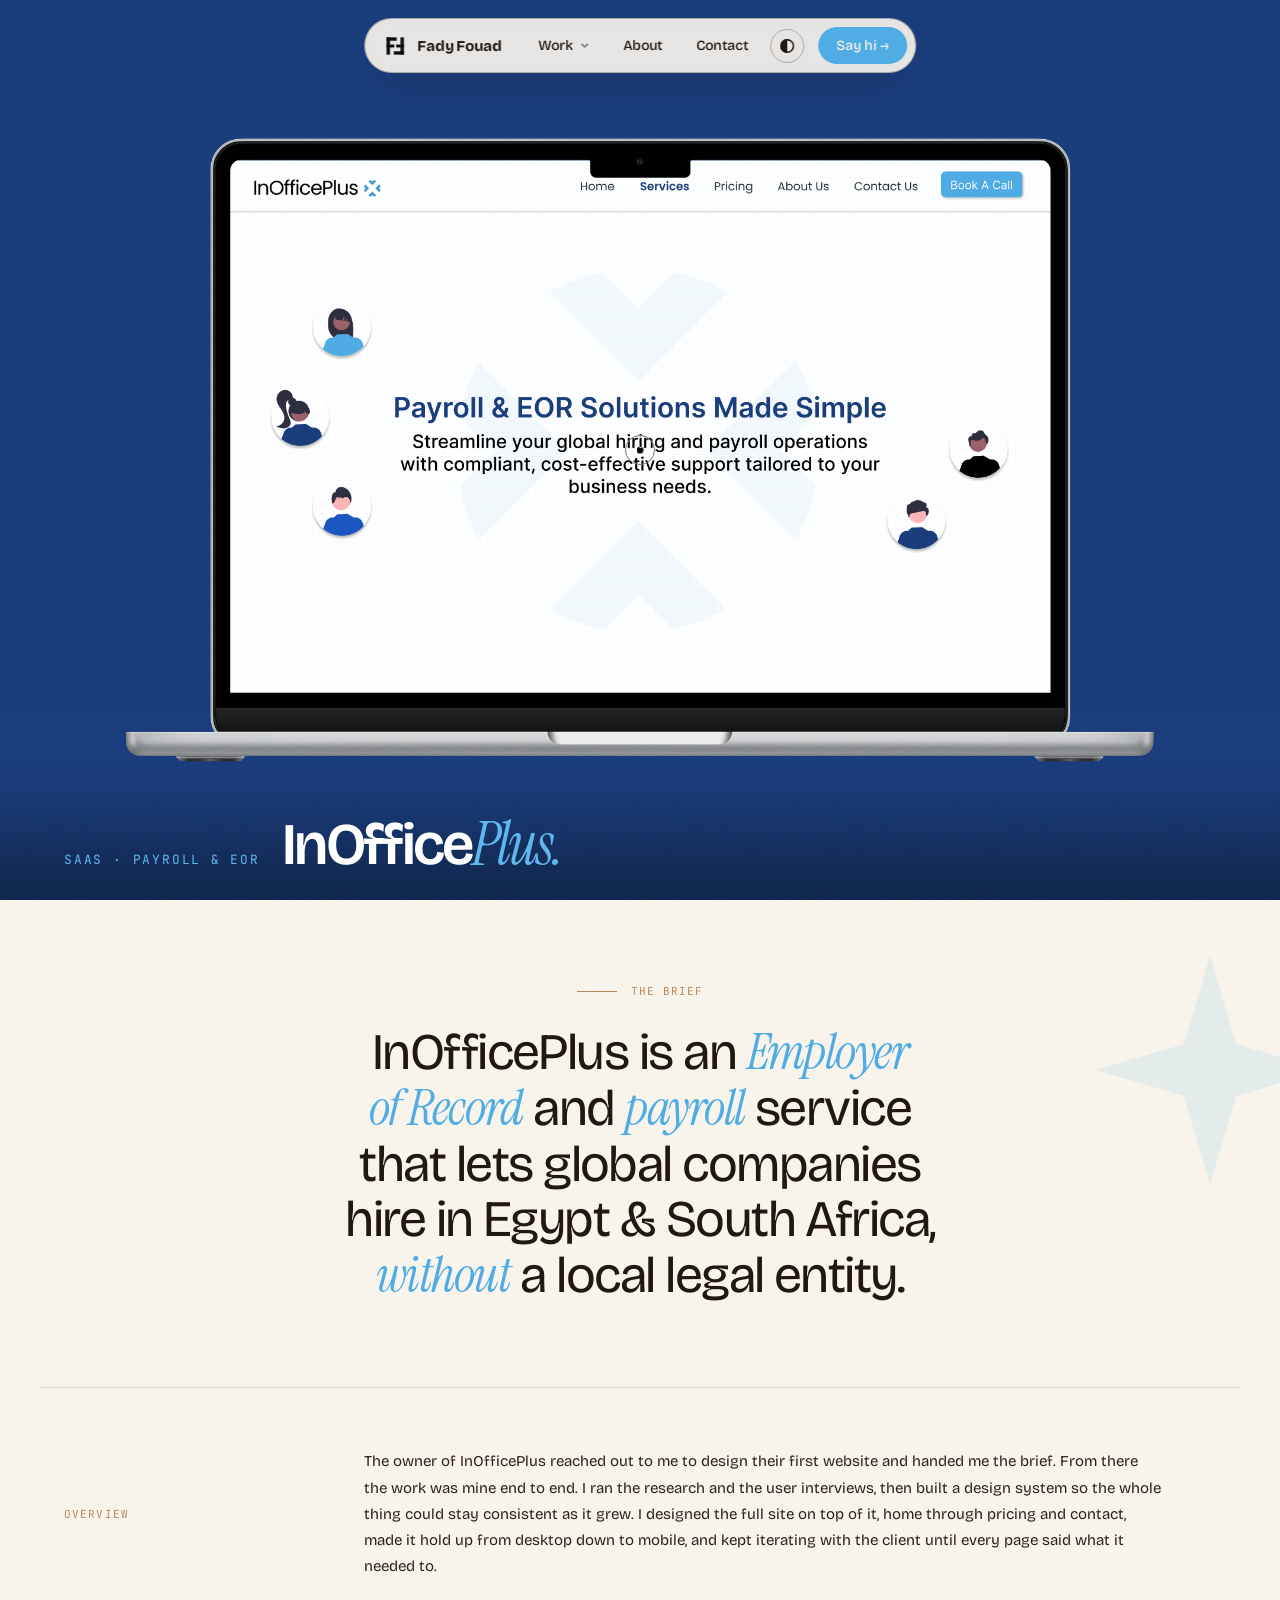
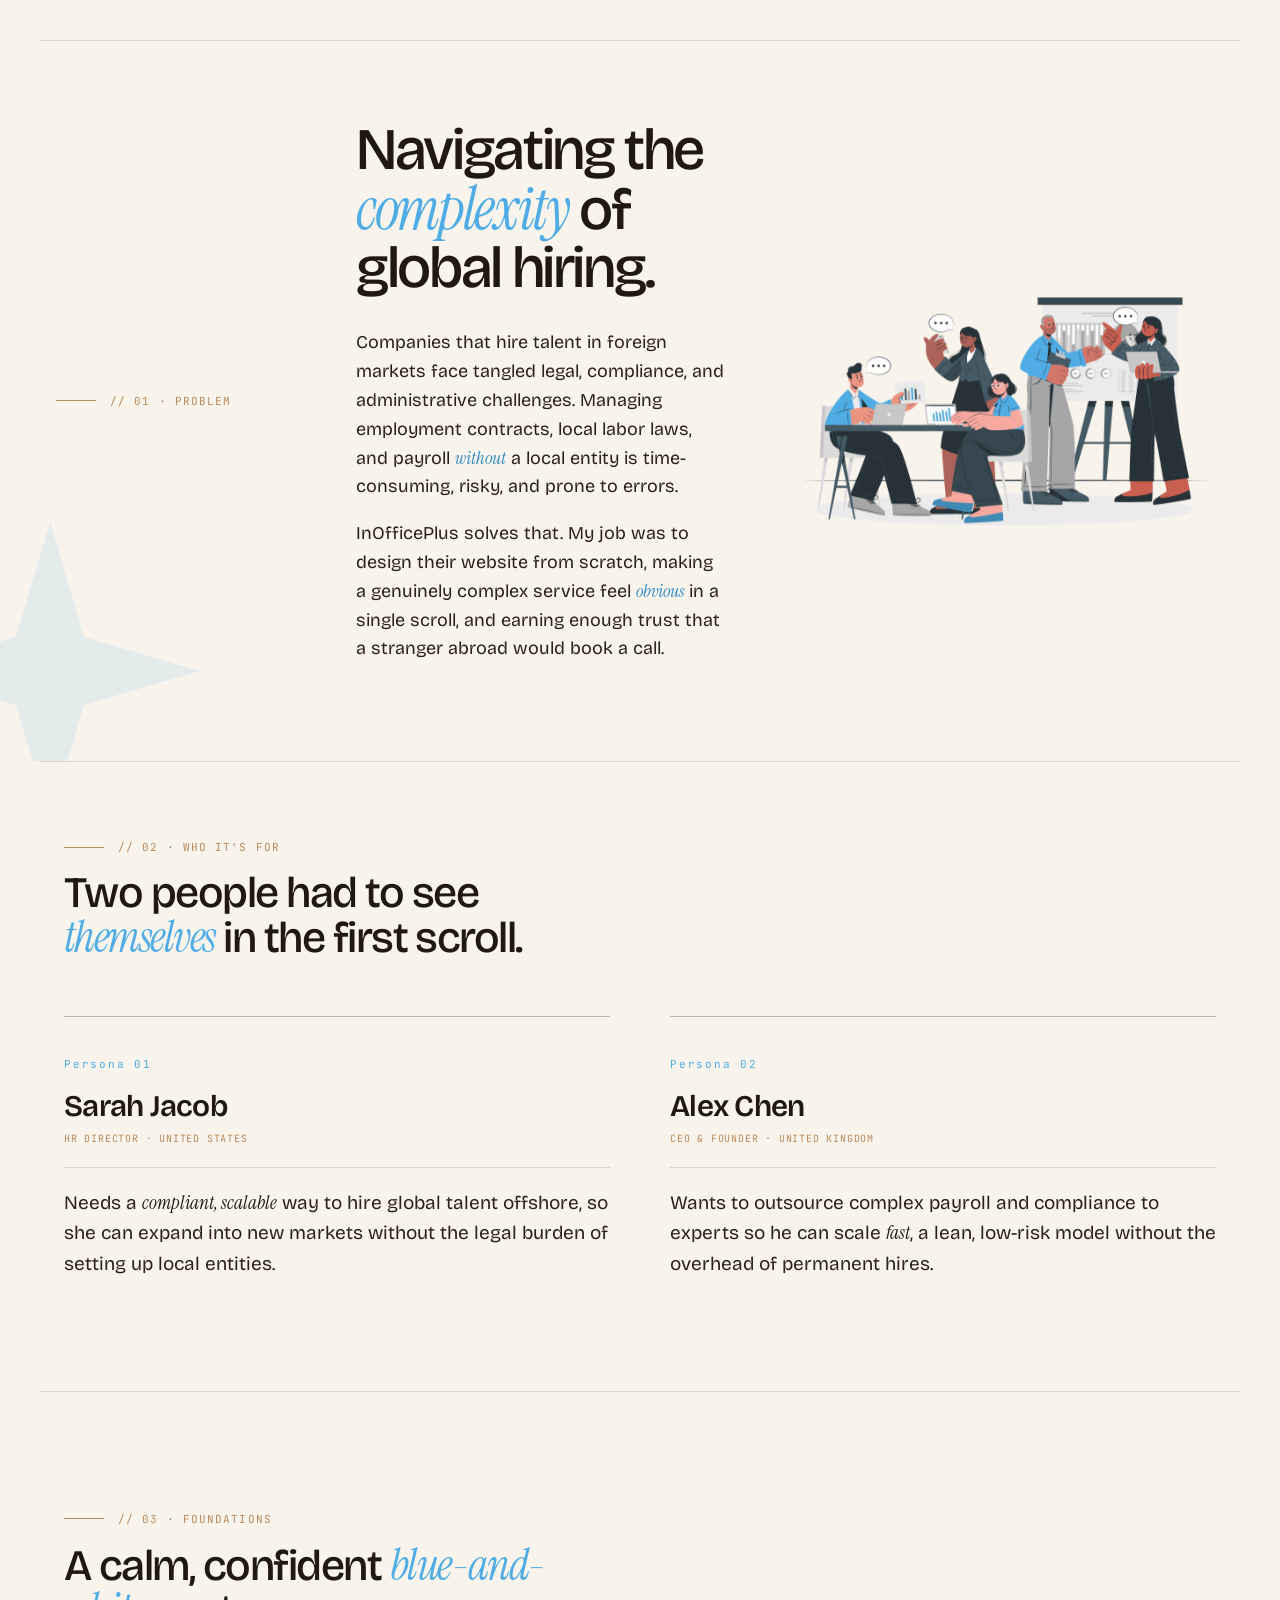
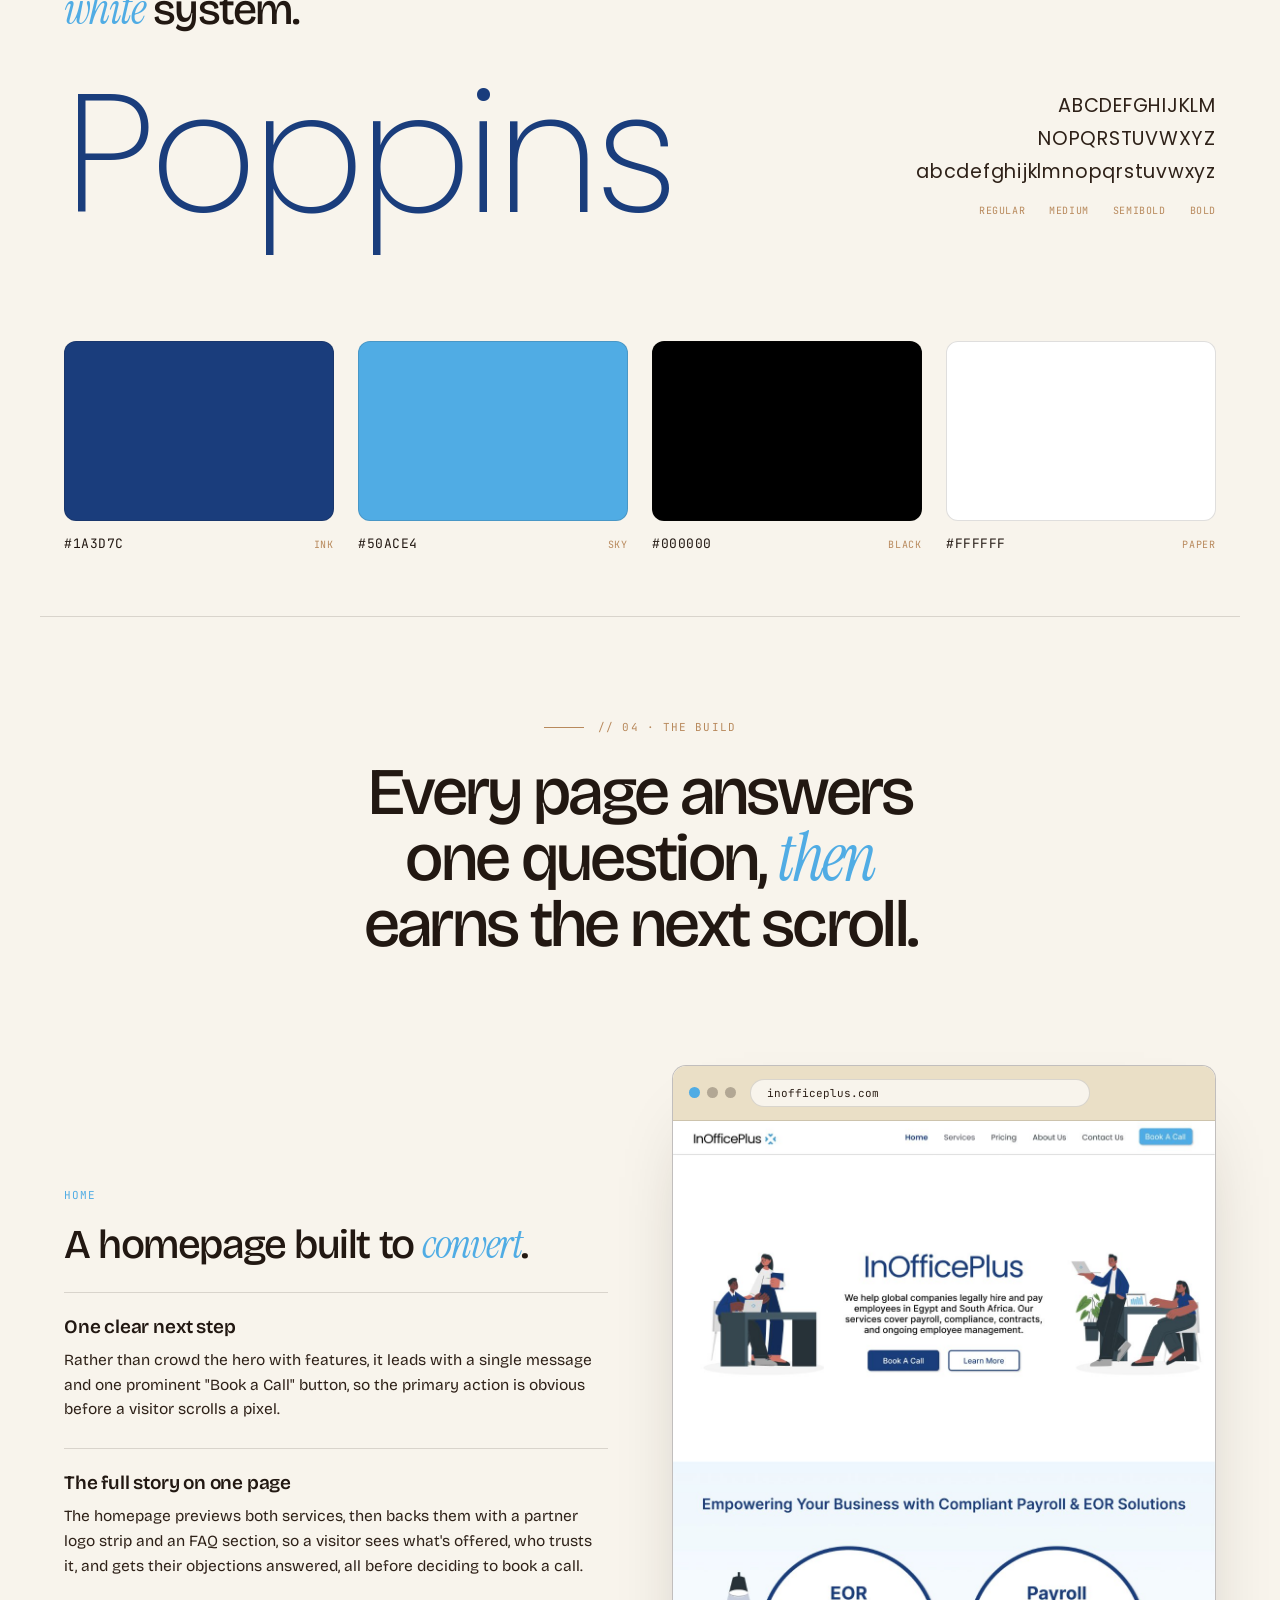
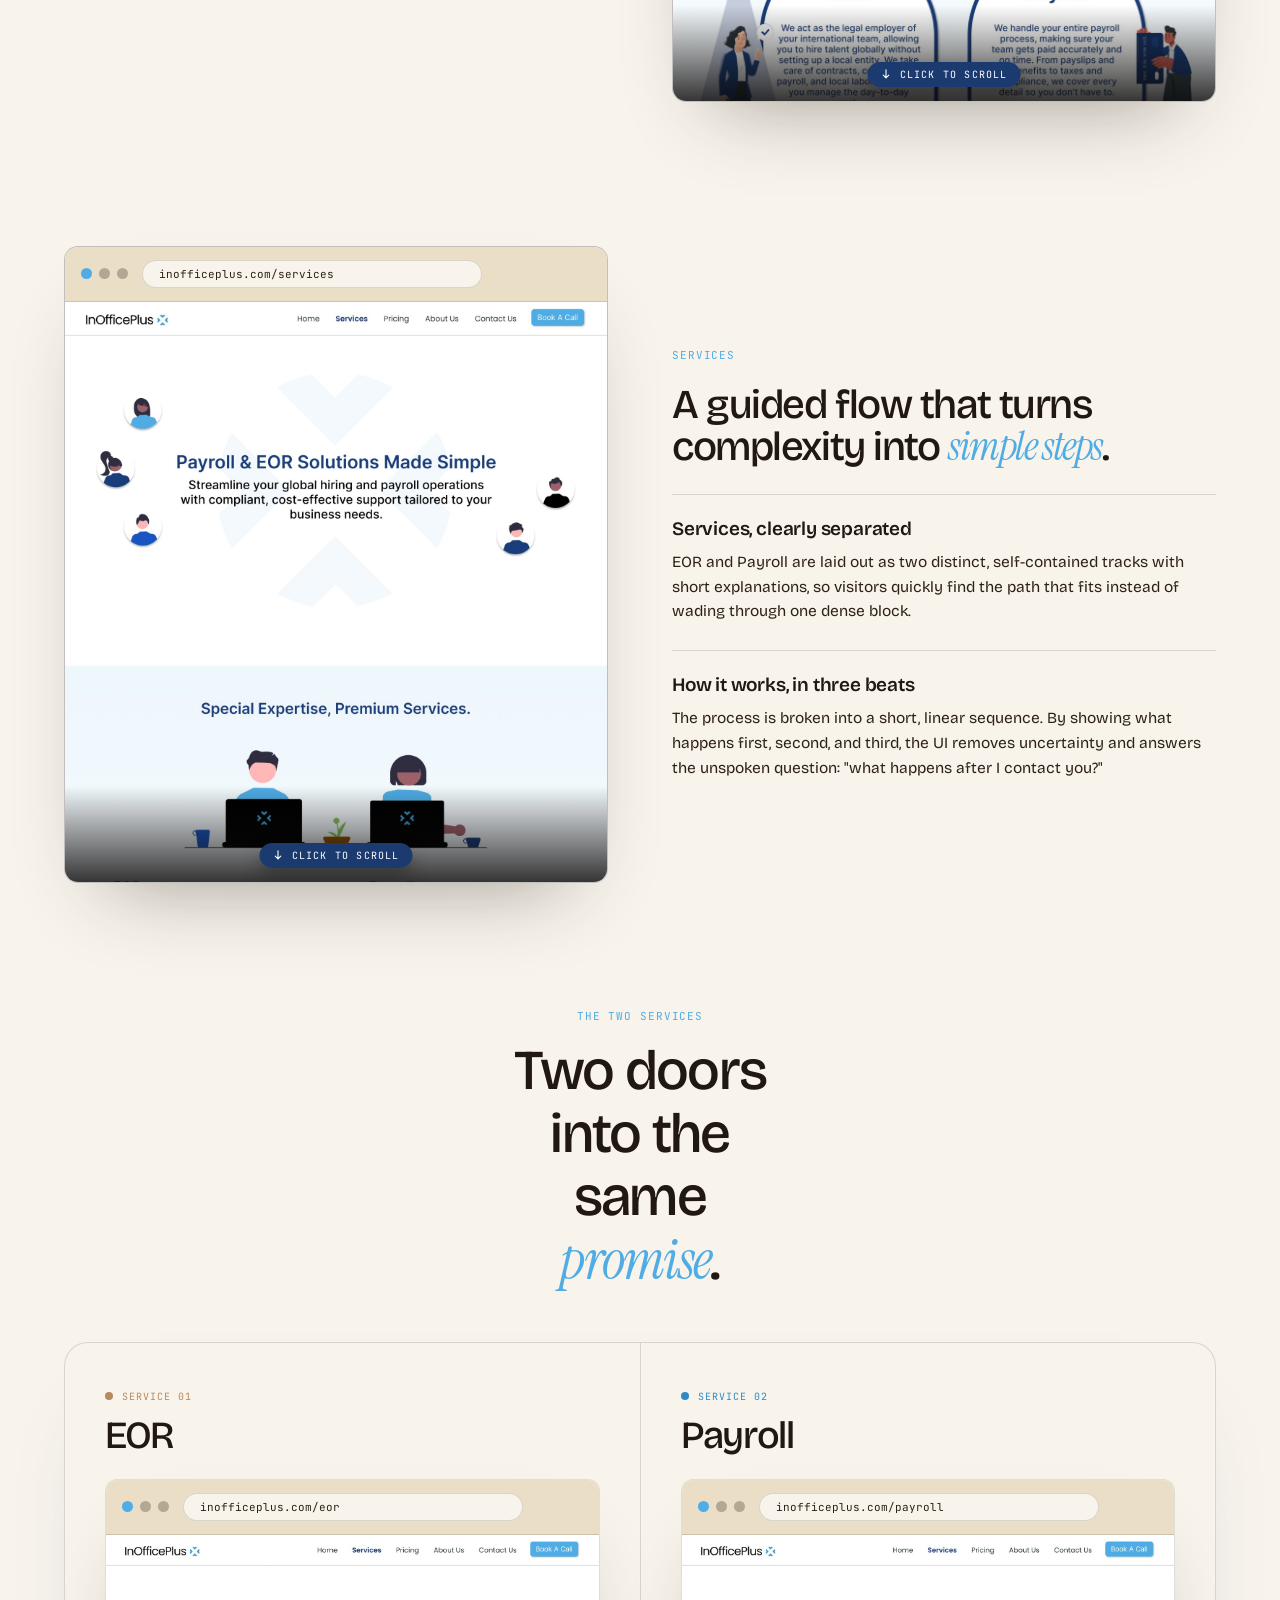
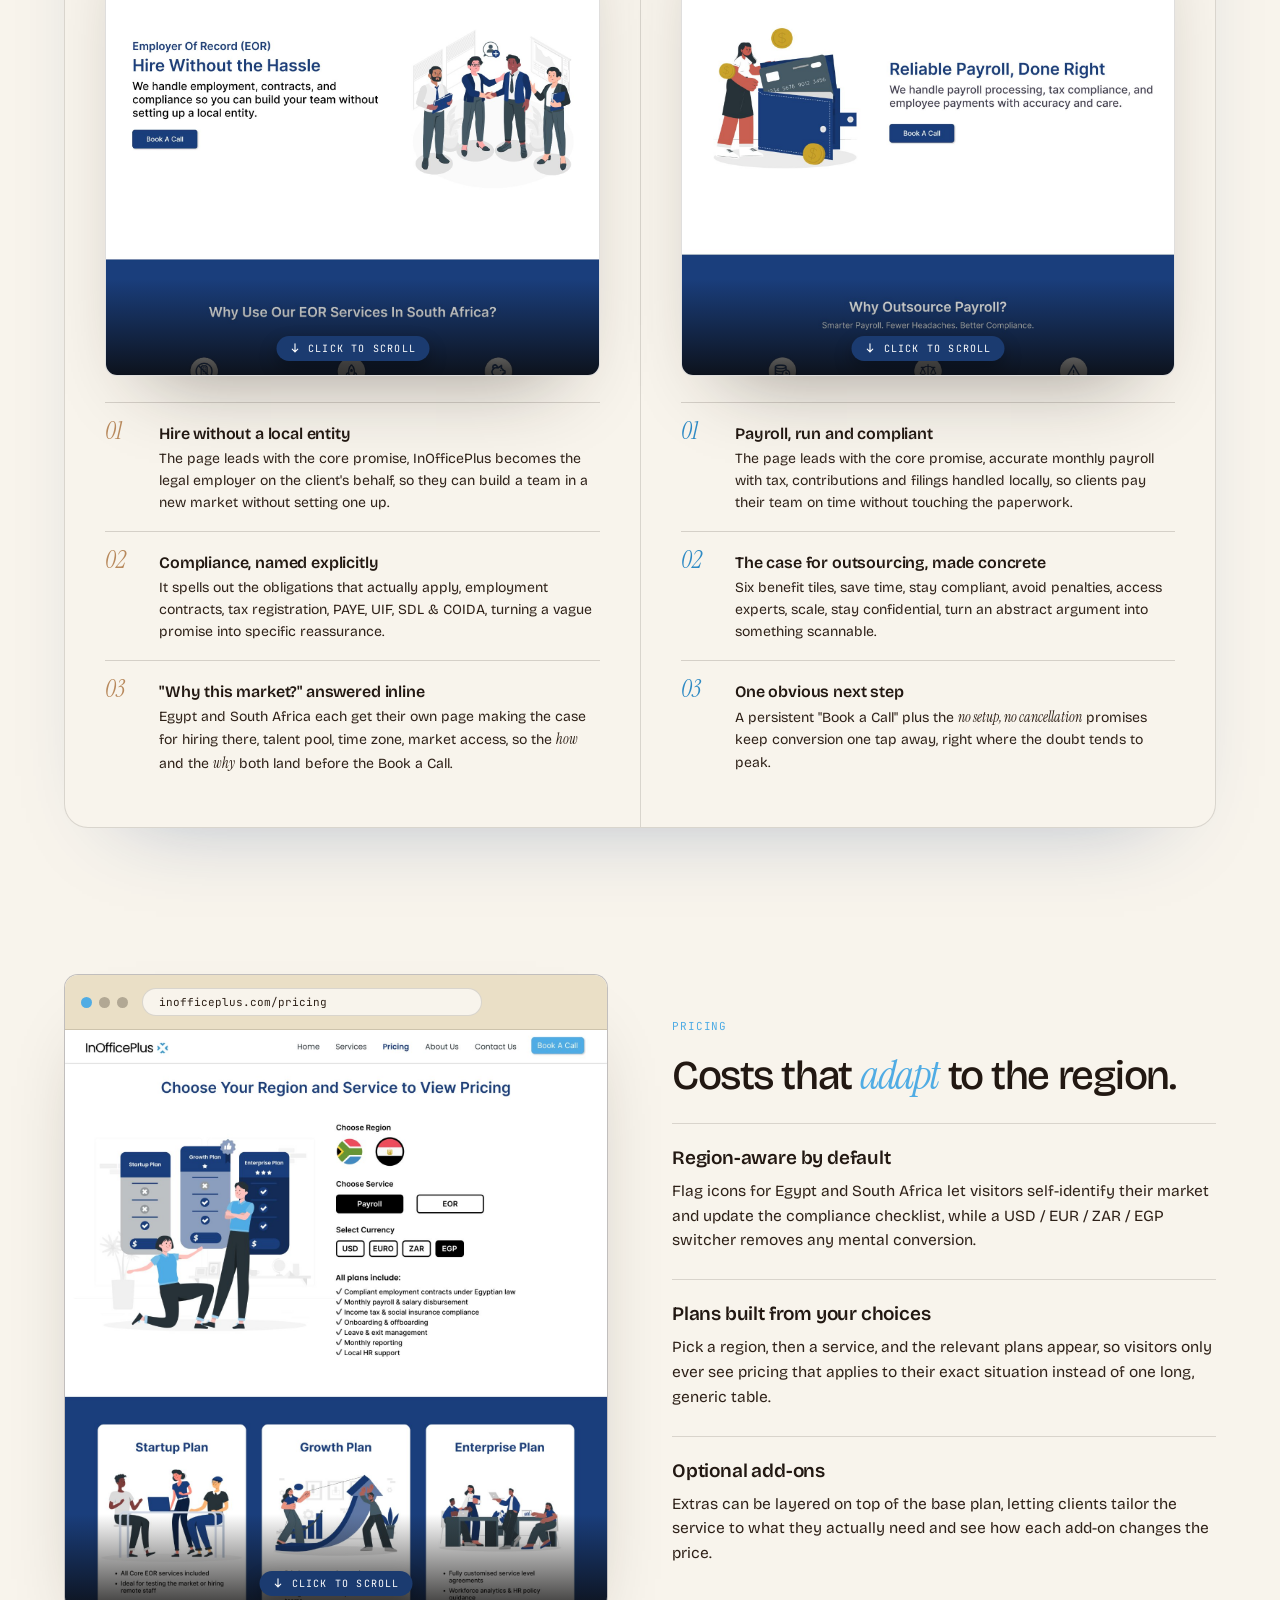
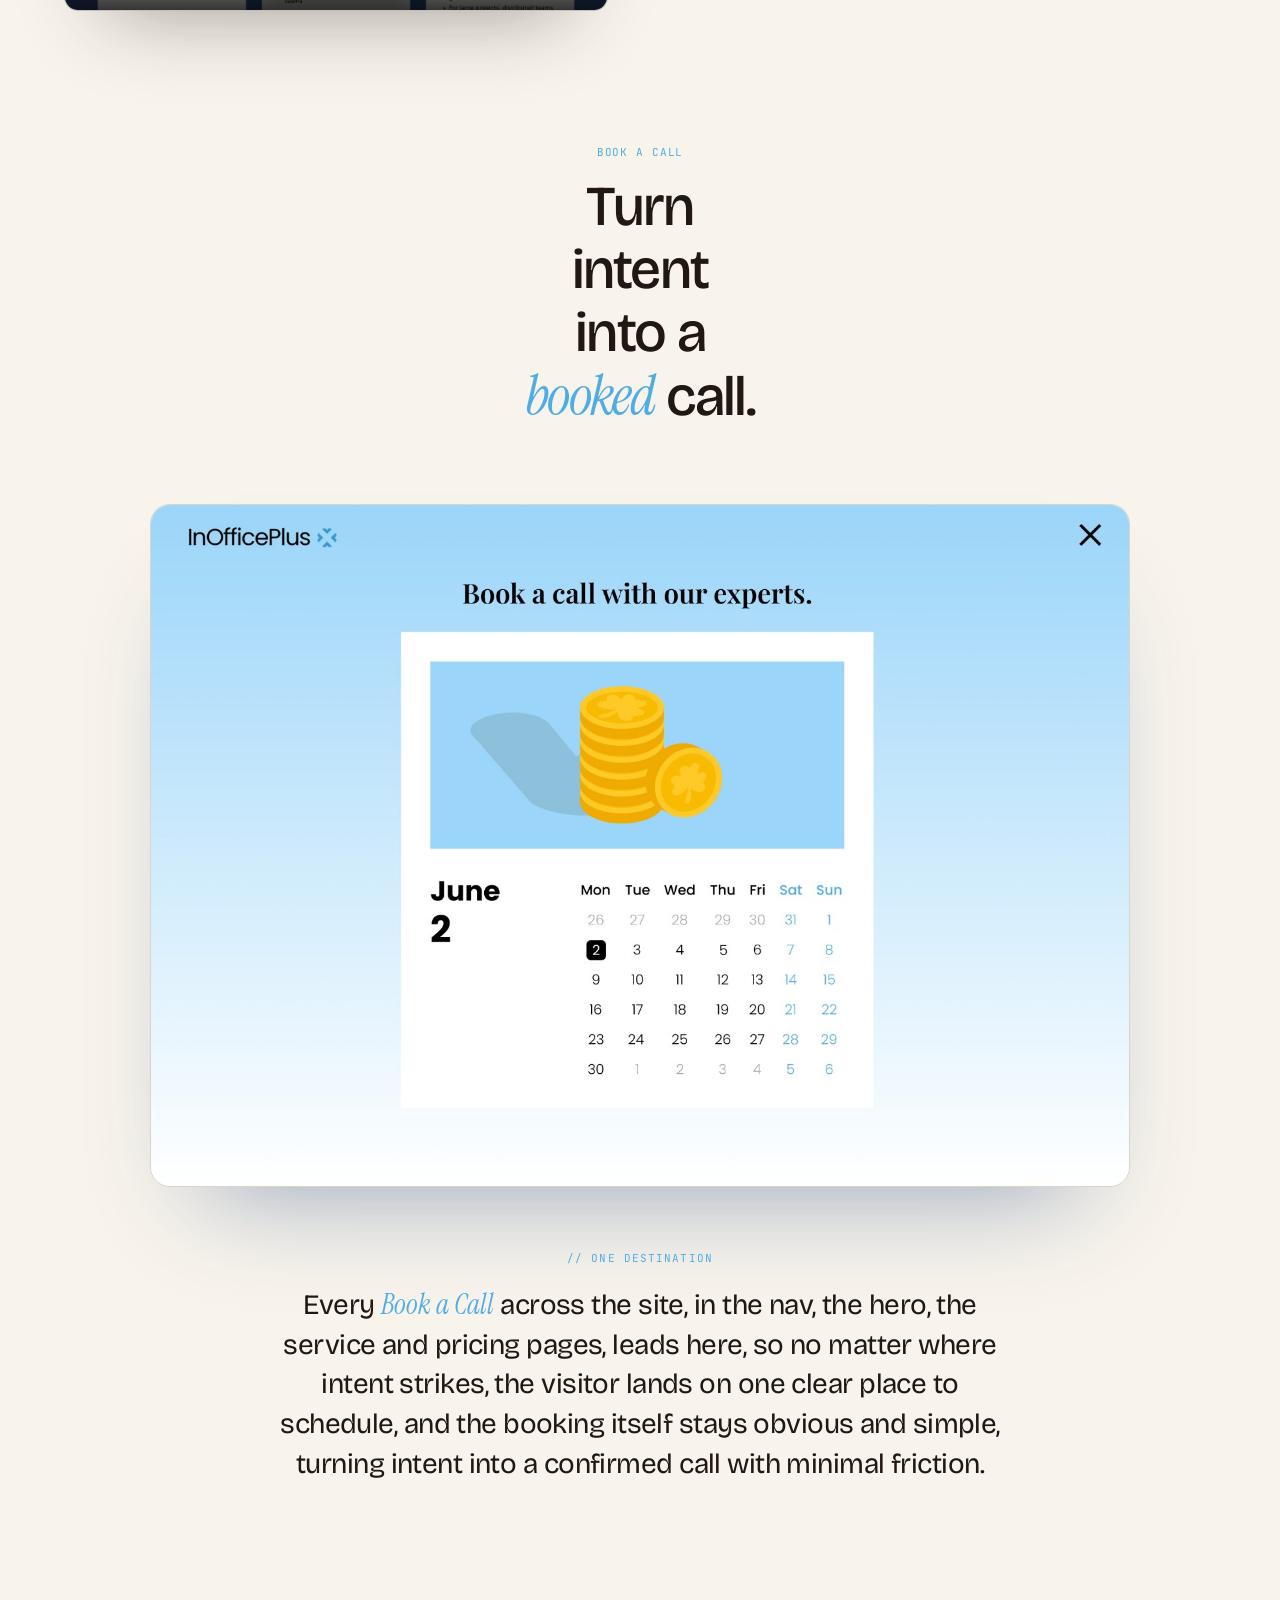
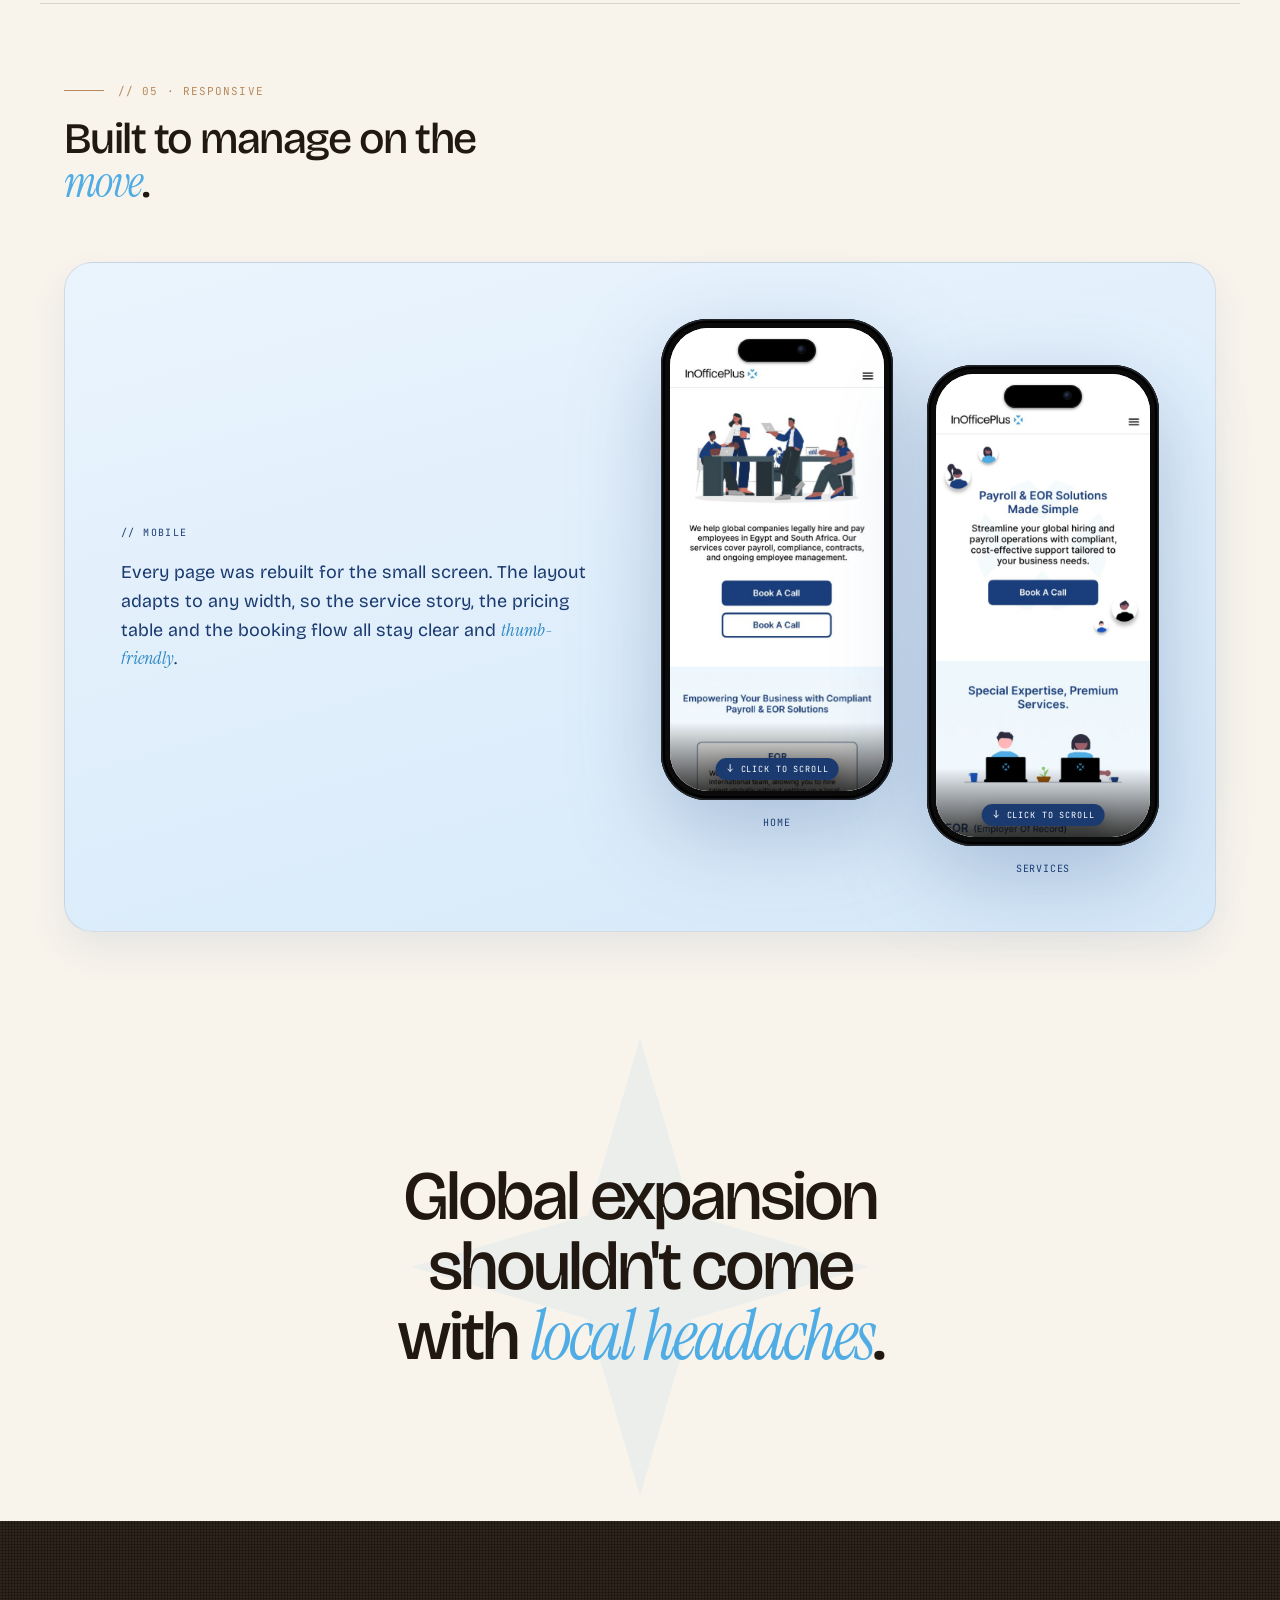
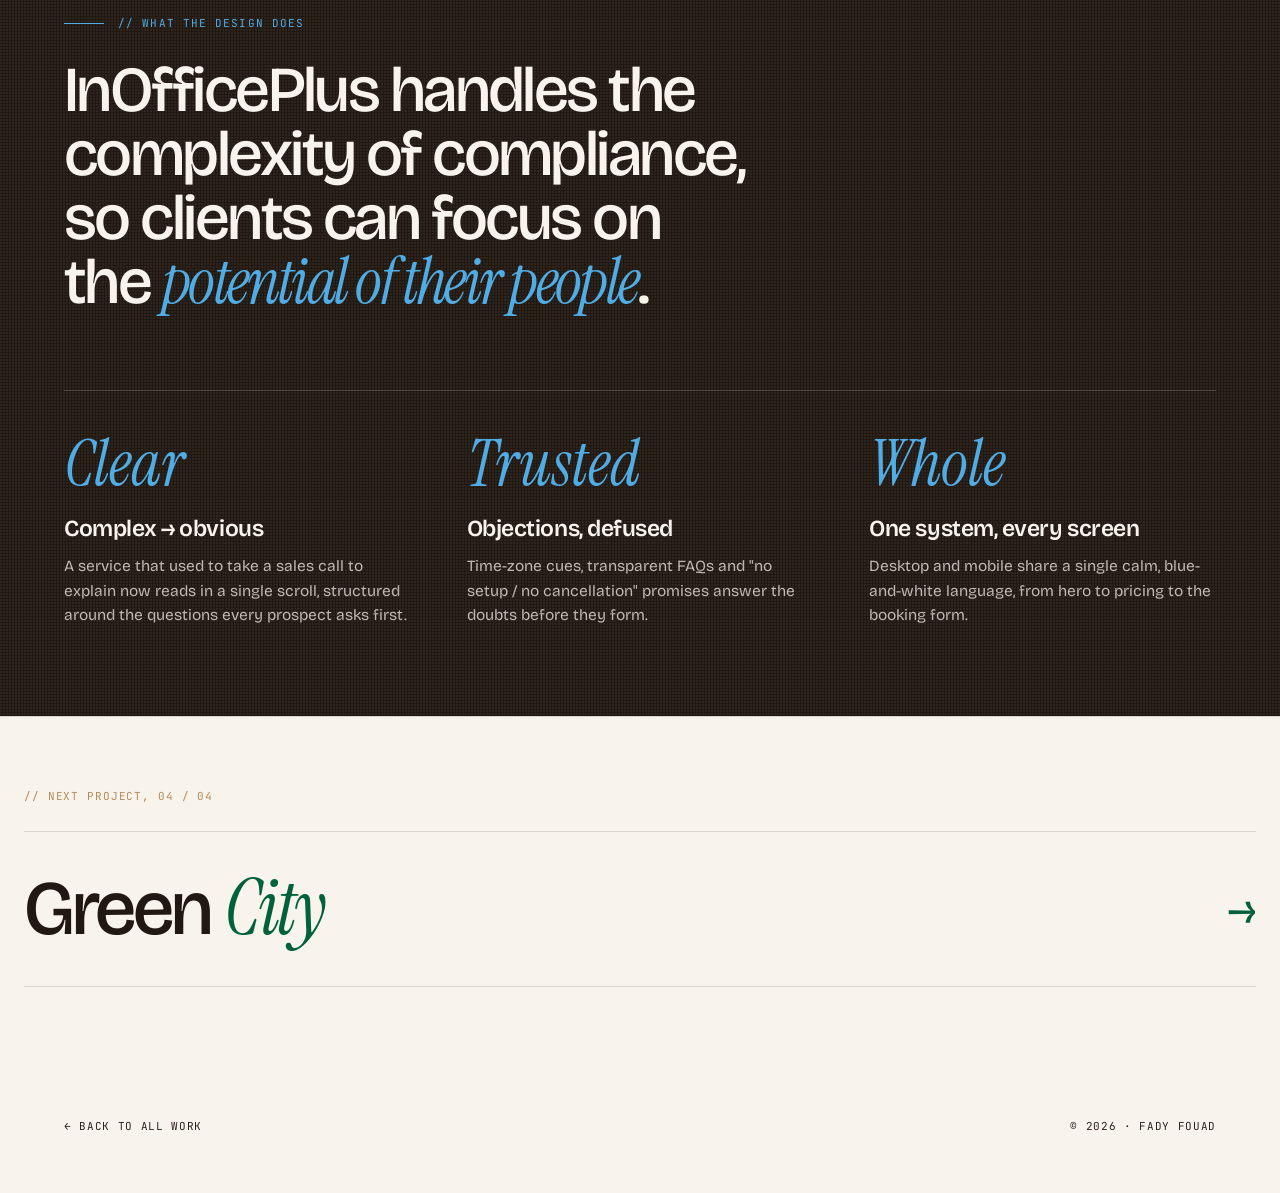
<file: docs/case-studies/inofficeplus.html>
<!doctype html>
<html lang="en">
<head>
<link rel="icon" href="../favicon.svg?v=3" type="image/svg+xml" /><link rel="apple-touch-icon" href="../favicon.svg?v=3" />
<meta charset="utf-8" />
<meta name="viewport" content="width=device-width, initial-scale=1" />
<title>InOfficePlus · Case Study · Fady Fouad</title>
<link rel="preconnect" href="https://fonts.googleapis.com">
<link rel="preconnect" href="https://fonts.gstatic.com" crossorigin>
<link href="https://fonts.googleapis.com/css2?family=Bricolage+Grotesque:opsz,wght@12..96,300..800&family=Instrument+Serif:ital@0;1&family=JetBrains+Mono:wght@400;500&family=Poppins:wght@400;500;600;700&display=swap" rel="stylesheet">
<style>
  :root {
    --cream: #F8F4EC;
    --cream-2: #EADFC6;
    --sand: #DBC79E;
    --clay: #B8895C;
    --espresso: #221812;
    --espresso-soft: #2E2118;
    --rust: #50ACE4;
    --rust-deep: #2E8AC4;
    --line: rgba(34, 24, 18, 0.14);
    --line-strong: rgba(34, 24, 18, 0.28);
    /* product palette (lives inside the screens) */
    --ink: #1A3D7C;
    --ink-2: #50ACE4;
    --wash: #DCE6FB;
  }
  * { box-sizing: border-box; margin: 0; padding: 0; }
  html { scroll-behavior: smooth; }
  html, body { background: var(--cream); color: var(--espresso); }
  body {
    font-family: 'Bricolage Grotesque', system-ui, sans-serif;
    -webkit-font-smoothing: antialiased;
    overflow-x: hidden;
    cursor: none;
  }
  body::before {
    content: ""; position: fixed; inset: 0; pointer-events: none;
    background-image: radial-gradient(circle at 1px 1px, rgba(80,172,228,0.07) 1px, transparent 0);
    background-size: 3px 3px;
    mix-blend-mode: multiply; z-index: 1; opacity: 0.55;
  }
  a { color: inherit; text-decoration: none; }
  a, button { cursor: none; }
  img { display: block; }

  /* cursor */
  .cursor {
    position: fixed; top: 0; left: 0;
    width: 22px; height: 22px;
    border-radius: 999px;
    background: transparent;
    border: 1.5px solid var(--espresso);
    pointer-events: none; z-index: 9999;
    transform: translate(-50%, -50%);
    transition: width 0.25s, height 0.25s, background 0.25s, border-color 0.25s;
    mix-blend-mode: difference;
  }
  .cursor.is-hover { width: 64px; height: 64px; background: var(--cream); border-color: var(--cream); }

  .wrap { max-width: 1480px; margin: 0 auto; padding: 0 56px; position: relative; z-index: 2; }

  /* X motif */
  .xmark { position: absolute; pointer-events: none; color: var(--rust); opacity: 0.12; z-index: 0; }
  .xmark svg { width: 100%; height: 100%; display: block; }
  @keyframes xspin { to { transform: rotate(360deg); } }
  @keyframes xfloat { 0%,100% { transform: translateY(0); } 50% { transform: translateY(-22px); } }

  /* reveal */
  .rv { opacity: 0; transform: translateY(26px); transition: opacity 0.9s cubic-bezier(.2,.8,.2,1), transform 0.9s cubic-bezier(.2,.8,.2,1); }
  .rv.in { opacity: 1; transform: none; }
  .rv.d1 { transition-delay: 0.08s; } .rv.d2 { transition-delay: 0.16s; } .rv.d3 { transition-delay: 0.24s; }

  /* NAV, floating pill (shared across the whole site) */
  nav.top {
    position: fixed; top: 18px; left: 50%; transform: translateX(-50%);
    display: flex; align-items: center; gap: 6px; z-index: 100;
    background: rgba(248,244,236,0.92);
    border: 1px solid var(--line-strong, rgba(34,24,18,0.28)); border-radius: 999px;
    padding: 8px 8px 8px 18px;
    box-shadow: 0 18px 40px -20px rgba(34,24,18,0.45);
    backdrop-filter: blur(10px); -webkit-backdrop-filter: blur(10px);
    color: var(--espresso); white-space: nowrap;
    font-family: 'Bricolage Grotesque', system-ui, sans-serif; font-size: 14px; letter-spacing: 0; text-transform: none;
  }
  nav.top .brand { display: inline-flex; align-items: center; gap: 10px; margin-right: 14px; font-weight: 600; letter-spacing: -0.01em; font-size: 15px; }
  nav.top .brand .ff-mark { width: 24px; height: 24px; display: inline-grid; place-items: center; color: #0B0B0B; }
  nav.top .brand .ff-mark svg { width: 100%; height: 100%; }
  nav.top ul { display: flex; gap: 2px; list-style: none; }
  nav.top ul a { display: inline-block; font-size: 14px; font-weight: 500; padding: 9px 16px; border-radius: 999px; transition: background 0.25s, color 0.25s; }
  nav.top ul a:hover { background: rgba(34,24,18,0.06); color: var(--espresso); }
  nav.top .right { display: flex; align-items: center; gap: 6px; }
  nav.top .nav-cta { display: inline-flex; align-items: center; gap: 8px; background: var(--rust); color: var(--cream); font-weight: 500; font-size: 14px; padding: 10px 18px; border-radius: 999px; margin-left: 8px; transition: background 0.3s; }
  nav.top .nav-cta:hover { background: var(--rust-deep, var(--rust)); color: var(--cream); }
  .nav-progress { position: fixed; top: 0; left: 0; right: 0; height: 2px; background: var(--rust); transform-origin: left; transform: scaleX(0); transition: transform 0.1s linear; z-index: 101; }
  .cs-crumb {
    position: fixed; top: 24px; left: 24px; z-index: 100;
    display: inline-flex; align-items: center; gap: 11px;

    background: rgba(248,244,236,0.92); border: 1px solid var(--line-strong, rgba(34,24,18,0.28));
    border-radius: 999px; padding: 6px 16px 6px 6px;
    box-shadow: 0 18px 40px -22px rgba(34,24,18,0.45);
    backdrop-filter: blur(10px); -webkit-backdrop-filter: blur(10px);
    font-family: 'JetBrains Mono', monospace; font-size: 11px; letter-spacing: 0.04em; text-transform: uppercase; color: var(--espresso);
  }
  .cs-crumb .cb-back { width: 28px; height: 28px; flex: none; display: grid; place-items: center; border-radius: 999px; background: var(--rust); color: #fff; font-size: 14px; line-height: 1; transition: transform 0.3s; }
  .cs-crumb:hover .cb-back { transform: translateX(-2px); }
  @media (max-width: 1180px) { .cs-crumb .cb-name { display: none; } }
  .cs-crumb .cb-idx { color: var(--clay); }
  .cs-crumb .cb-name { color: var(--espresso); font-weight: 500; }
  /* Filmstrip crumb, dark rail on the left edge unrolls a compact case list */
  .cs-film { position: fixed; top: 96px; left: 20px; z-index: 100; font-family: 'JetBrains Mono', monospace; }
  .cs-film .rail { display: flex; flex-direction: column; align-items: center; gap: 9px; background: var(--espresso); border-radius: 13px; padding: 11px 9px; box-shadow: 0 20px 44px -24px rgba(34,24,18,0.6); cursor: pointer; transition: opacity .3s, transform .35s cubic-bezier(.2,.8,.2,1); }
  .cs-film .rail .bk { width: 20px; height: 20px; display: grid; place-items: center; border-radius: 7px; background: var(--rust); color: #fff; font-size: 12px; margin-bottom: 2px; }
  .cs-film .rail i { width: 5px; height: 22px; border-radius: 99px; background: var(--pc); display: block; opacity: 0.85; transition: opacity .3s; }
  .cs-film .rail i.here { height: 30px; opacity: 1; box-shadow: 0 0 0 2px rgba(248,244,236,0.22); }
  .cs-film .strip { position: absolute; top: 0; left: 0; width: 230px; background: var(--espresso); border-radius: 14px; padding: 10px; display: flex; flex-direction: column; gap: 6px; box-shadow: 0 28px 60px -26px rgba(34,24,18,0.65); opacity: 0; transform: translateX(-14px) scale(0.97); transform-origin: left top; pointer-events: none; transition: opacity .35s, transform .42s cubic-bezier(.2,.8,.2,1); }
  .cs-film:hover .strip, .cs-film:focus-within .strip, .cs-film.open .strip { opacity: 1; transform: none; pointer-events: auto; }
  .cs-film:hover .rail, .cs-film:focus-within .rail, .cs-film.open .rail { opacity: 0; pointer-events: none; }
  .cs-film .strip .bk { display: flex; align-items: center; gap: 9px; background: var(--rust); color: #fff; border-radius: 9px; padding: 9px 12px; font-size: 10px; letter-spacing: 0.1em; text-transform: uppercase; margin-bottom: 2px; transition: background .3s; }
  .cs-film .strip .bk:hover { background: var(--rust-deep, var(--rust)); }
  .cs-film .strip a.case { display: flex; align-items: center; gap: 11px; border-radius: 9px; padding: 7px 12px 7px 7px; font-size: 10px; letter-spacing: 0.08em; text-transform: uppercase; color: #CFC6B8; background: color-mix(in srgb, var(--pc) 13%, #1A1310); border: 1px solid color-mix(in srgb, var(--pc) 28%, transparent); transition: background .3s, color .3s, transform .3s; }
  .cs-film .strip a.case .th { width: 40px; height: 28px; border-radius: 5px; object-fit: cover; flex: none; border: 1px solid color-mix(in srgb, var(--pc) 55%, transparent); box-shadow: 0 1px 3px rgba(0,0,0,0.4); }
  .cs-film .strip a.case:hover { transform: translateX(3px); color: #fff; background: color-mix(in srgb, var(--pc) 24%, #1A1310); }
  .cs-film .strip a.case.on { color: #fff; background: color-mix(in srgb, var(--pc) 30%, #1A1310); border-color: var(--pc); }
  .cs-film .strip a.case.on::after { content: "reading"; margin-left: auto; font-size: 8px; letter-spacing: 0.06em; color: var(--pc); }

  .nav-burger { display: none; width: 40px; height: 40px; border: 1px solid var(--line-strong, rgba(34,24,18,0.28)); border-radius: 999px; background: transparent; color: inherit; align-items: center; justify-content: center; position: relative; }
  .nav-burger svg { width: 17px; height: 17px; position: absolute; transition: opacity .3s, transform .35s cubic-bezier(.2,.8,.2,1); }
  .nav-burger .ic-close { opacity: 0; transform: rotate(-90deg) scale(.6); }
  .nav-burger.is-open .ic-menu { opacity: 0; transform: rotate(90deg) scale(.6); }
  .nav-burger.is-open .ic-close { opacity: 1; transform: none; }
  .mobile-menu { position: fixed; inset: 0; z-index: 95; background: var(--cream); display: flex; flex-direction: column; justify-content: center; padding: 0 34px; opacity: 0; visibility: hidden; transform: translateY(-10px); transition: opacity .42s ease, transform .42s ease, visibility .42s; }
  @media (min-width: 881px) { .mobile-menu { display: none; } }
  .mobile-menu.open { opacity: 1; visibility: visible; transform: none; }
  .mobile-menu ul { list-style: none; display: flex; flex-direction: column; gap: 4px; }
  .mobile-menu a { font-family: 'Instrument Serif', serif; font-size: clamp(46px, 14vw, 76px); line-height: 1.04; letter-spacing: -0.02em; color: var(--espresso); display: flex; align-items: baseline; gap: 14px; padding: 8px 0; }
  .mobile-menu a .idx { font-family: 'JetBrains Mono', monospace; font-size: 12px; color: var(--rust); letter-spacing: 0.06em; }
  .mobile-menu-foot { position: absolute; left: 34px; bottom: 40px; font-family: 'JetBrains Mono', monospace; font-size: 11px; color: var(--clay); }

  /* eyebrow / labels */
  .eyebrow {
    font-family: 'JetBrains Mono', monospace;
    font-size: 11px; letter-spacing: 0.1em; text-transform: uppercase;
    color: var(--clay); display: inline-flex; align-items: center; gap: 14px;
  }
  .eyebrow::before { content: ""; width: 40px; height: 1px; background: var(--clay); }

  .serif { font-family: 'Instrument Serif', serif; font-style: italic; font-weight: 400; }

  /* ===================== HERO ===================== */
  .hero { position: relative; height: 100vh; min-height: 640px; overflow: hidden; margin-bottom: 0; background: #1B3B70; }
  .hero .hero-bg { position: absolute; inset: 0; width: 100%; height: 100%; object-fit: cover; object-position: center center; animation: heroIn 1.6s cubic-bezier(.2,.8,.2,1) both, heroFloat 7s ease-in-out 1.6s infinite; }
  @keyframes heroZoom { from { transform: scale(1.12); } to { transform: scale(1); } }
  @keyframes heroIn { from { transform: scale(1.14) translateY(20px); opacity: 0; } to { transform: scale(1.04) translateY(0); opacity: 1; } }
  @keyframes heroFloat { 0%,100% { transform: scale(1.04) translateY(0); } 50% { transform: scale(1.045) translateY(-14px); } }
  @media (prefers-reduced-motion: reduce) { .hero .hero-bg { animation: none; } }
  .hero .hero-scrim { position: absolute; inset: 0; background: linear-gradient(180deg, rgba(5,5,5,0.06) 0%, rgba(5,5,5,0) 40%, rgba(5,5,5,0.55) 74%, rgba(5,5,5,0.9) 100%); animation: scrimIn 1.4s ease both; }
  @keyframes scrimIn { from { opacity: 0; } to { opacity: 1; } }
  .hero .hero-inner { position: absolute; left: 0; right: 0; bottom: 0; text-align: left; padding: 0 clamp(22px, 5vw, 72px) clamp(40px, 6vh, 66px); z-index: 3; }
  .hero .tagpill {
    display: inline-block; font-family: 'JetBrains Mono', monospace; font-size: 12px;
    letter-spacing: 0.12em; text-transform: uppercase; color: #fff;
    background: var(--rust); padding: 8px 15px; border-radius: 999px; margin-bottom: 26px;
  }
  .hero h1 {
    font-size: clamp(56px, 11vw, 172px);
    font-weight: 600; letter-spacing: -0.05em; line-height: 0.9;
    margin: 0; color: var(--cream);
  }
  .hero h1 em { font-family: 'Instrument Serif', serif; font-style: italic; font-weight: 400; color: var(--rust); }
  .hero-row { display: flex; justify-content: space-between; align-items: flex-end; gap: 44px; margin-top: 32px; }
  .hero .lede { font-size: clamp(17px, 2vw, 22px); line-height: 1.5; color: rgba(248,244,236,0.85); max-width: 46ch; }
  .hero .lede em { font-family: 'Instrument Serif', serif; font-style: italic; color: var(--rust); }
  .hero .hmeta { display: flex; gap: 38px; flex: none; }
  .hero .hmeta .c { display: flex; flex-direction: column; gap: 7px; }
  .hero .hmeta .k { font-family: 'JetBrains Mono', monospace; font-size: 11px; letter-spacing: 0.14em; text-transform: uppercase; color: rgba(242,234,216,0.55); }
  .hero .hmeta .v { font-size: 15px; color: var(--cream); }

  /* ===================== STATEMENT ===================== */
  .statement { padding: 84px 0; position: relative; overflow: hidden; }
  .statement p {
    font-size: clamp(28px, 4vw, 60px);
    font-weight: 400; letter-spacing: -0.03em; line-height: 1.08;
    max-width: 22ch; margin: 26px auto 0; text-align: center; text-wrap: balance;
  }
  .statement p em { font-family: 'Instrument Serif', serif; font-style: italic; color: var(--rust); }
  .statement .eyebrow { justify-content: center; }
  .statement .eyebrow-wrap { display: flex; justify-content: center; }

  /* ===================== OVERVIEW ===================== */
  .overview { padding-block: 60px; border-top: 1px solid var(--line); border-bottom: 1px solid var(--line); display: grid; grid-template-columns: 240px 1fr; gap: 60px; }
  .overview .ov-body p { font-size: 15px; line-height: 1.75; color: var(--espresso-soft); max-width: 80ch; }
  .overview > .eyebrow::before { display: none; }
  .overview > .eyebrow { gap: 0; }

  /* ===================== FEATURE TEXT BLOCK ===================== */
  .feature { max-width: 1480px; margin: 0 auto; padding: 80px 56px; position: relative; display: grid; grid-template-columns: 240px 1fr auto; gap: 60px; align-items: center; overflow: hidden; }
  .feature .feat-illo { width: 100%; max-width: 440px; height: auto; justify-self: end; position: relative; z-index: 2; }
  @media (max-width: 1120px) { .feature .feat-illo { max-width: 340px; } }
  .feature .body { max-width: 60ch; position: relative; z-index: 2; }
  .feature .body h3 { font-size: clamp(34px, 4.6vw, 72px); font-weight: 500; letter-spacing: -0.04em; line-height: 1.0; margin-bottom: 30px; text-wrap: balance; }
  .feature .body h3 em { font-family: 'Instrument Serif', serif; font-style: italic; color: var(--rust); }
  .feature .body p { font-size: 18px; line-height: 1.6; color: var(--espresso-soft); margin-bottom: 18px; max-width: 56ch; }
  .feature .body p em { font-family: 'Instrument Serif', serif; font-style: italic; color: var(--rust-deep); }

  /* ===================== PERSONAS ===================== */
  .personas { padding-block: 78px; border-top: 1px solid var(--line); }
  .sec-head { display: flex; justify-content: space-between; align-items: flex-end; gap: 30px; margin-bottom: 56px; }
  .sec-head--stack { flex-direction: column; align-items: flex-start; gap: 20px; }
  .sec-head h2 { font-size: clamp(30px, 3.4vw, 50px); font-weight: 500; letter-spacing: -0.035em; line-height: 1; max-width: 18ch; }
  .sec-head h2 em { font-family: 'Instrument Serif', serif; font-style: italic; color: var(--rust); }
  .personas .sec-head { flex-direction: column; align-items: flex-start; gap: 18px; }
  .persona-grid { display: grid; grid-template-columns: 1fr 1fr; gap: 0 60px; }
  .persona {
    position: relative;
    padding: 40px 0 34px; overflow: hidden;
    border-top: 1.5px solid var(--line-strong);
    transition: transform 0.5s cubic-bezier(.2,.8,.2,1);
  }
  .persona::before {
    content: ""; position: absolute; top: -1.5px; left: 0; right: 0; height: 1.5px;
    background: var(--rust); transform: scaleX(0); transform-origin: left;
    transition: transform 0.55s cubic-bezier(.2,.8,.2,1);
  }
  .persona:hover { transform: translateY(-3px); }
  .persona:hover::before { transform: scaleX(1); }
  .persona .idx {
    display: block;
    font-family: 'JetBrains Mono', monospace; font-style: normal;
    font-size: 11px; letter-spacing: 0.16em; color: var(--rust); opacity: 1;
    margin-bottom: 20px;
  }
  .persona .phead { display: block; }
  .persona .mono { display: none; }
  .persona h4 { font-size: 30px; font-weight: 600; letter-spacing: -0.025em; line-height: 1.02; color: var(--espresso); }
  .persona .role { font-family: 'JetBrains Mono', monospace; font-size: 10px; letter-spacing: 0.08em; text-transform: uppercase; color: var(--clay); margin-top: 10px; }
  .persona .brief {
    margin-top: 22px; padding-top: 20px; border-top: 1px solid var(--line);
    font-size: 15.5px; line-height: 1.6; color: var(--espresso-soft);
  }
  .persona .brief em { font-family: 'Instrument Serif', serif; font-style: italic; color: var(--rust-deep); }
  .persona .brief em.ink { color: var(--espresso); }

  /* ===================== DESIGN SYSTEM ===================== */
  .ds { padding-top: 120px; padding-bottom: 64px; border-top: 1px solid var(--line); border-bottom: 1px solid var(--line); }
  .ds .sec-head { flex-direction: column; align-items: flex-start; gap: 18px; }
  .ds-type { display: grid; grid-template-columns: 1fr auto; gap: 50px; align-items: center; padding-bottom: 56px; }
  .ds-poppins { font-family: 'Poppins', sans-serif; font-weight: 600; font-size: clamp(70px, 13vw, 220px); line-height: 0.9; letter-spacing: -0.03em; color: var(--ink); }
  .ds-specimen { font-family: 'Poppins', sans-serif; text-align: right; color: var(--espresso-soft); }
  .ds-specimen .a { font-size: clamp(15px, 1.5vw, 22px); letter-spacing: 0.04em; line-height: 1.7; }
  .ds-specimen .w { display: flex; gap: 24px; justify-content: flex-end; margin-top: 16px; font-family: 'JetBrains Mono', monospace; font-size: 10px; letter-spacing: 0.06em; text-transform: uppercase; color: var(--clay); }
  .ds-swatches { display: grid; grid-template-columns: repeat(4, 1fr); gap: 24px; margin-top: 56px; }
  .swatch .chip { aspect-ratio: 1.5 / 1; border-radius: 12px; border: 1px solid var(--line); }
  .swatch .meta { display: flex; justify-content: space-between; align-items: baseline; margin-top: 14px; font-family: 'JetBrains Mono', monospace; }
  .swatch .meta .hex { font-size: 13px; letter-spacing: 0.04em; }
  .swatch .meta .nm { font-size: 10px; text-transform: uppercase; letter-spacing: 0.08em; color: var(--clay); }

  /* ===================== SHOWCASE ===================== */
  .build-intro { padding-block: 96px 26px; text-align: center; }
  .build-intro .eyebrow { justify-content: center; }
  .build-intro h2 { font-size: clamp(36px, 5.2vw, 92px); font-weight: 500; letter-spacing: -0.04em; line-height: 0.98; margin-top: 26px; text-wrap: balance; max-width: 18ch; margin-inline: auto; }
  .build-intro h2 em { font-family: 'Instrument Serif', serif; font-style: italic; color: var(--rust); }

  .show { padding: 82px 0 62px; display: grid; grid-template-columns: 1fr 1fr; gap: 64px; align-items: center; }
  .show { direction: rtl; } .show > * { direction: ltr; }
  .show.rev { direction: ltr; }
  .show-copy .scr-label { font-family: 'JetBrains Mono', monospace; font-size: 11px; letter-spacing: 0.08em; text-transform: uppercase; color: var(--rust); margin-bottom: 22px; display: flex; align-items: center; gap: 12px; }
  .show-copy h3 { font-size: clamp(28px, 3.2vw, 46px); font-weight: 500; letter-spacing: -0.035em; line-height: 1.02; margin-bottom: 26px; text-wrap: balance; }
  .show-copy h3 em { font-family: 'Instrument Serif', serif; font-style: italic; color: var(--rust); }
  .ann { margin-top: 26px; padding-top: 22px; border-top: 1px solid var(--line); }
  .ann h4 { font-size: 19px; font-weight: 600; letter-spacing: -0.01em; margin-bottom: 10px; }
  .ann p { font-size: 15.5px; line-height: 1.6; color: var(--espresso-soft); }

  /* browser window */
  .bw { border: 1px solid var(--line-strong); border-radius: 14px; overflow: hidden; background: #fff; box-shadow: 0 40px 80px -44px rgba(34,24,18,0.45); }
  .bw-bar { display: flex; align-items: center; gap: 14px; padding: 13px 16px; background: var(--cream-2); border-bottom: 1px solid var(--line); }
  .bw-dots { display: flex; gap: 7px; }
  .bw-dots i { width: 11px; height: 11px; border-radius: 99px; background: var(--line-strong); }
  .bw-dots i:nth-child(1) { background: var(--rust); }
  .bw-url { font-family: 'JetBrains Mono', monospace; font-size: 11px; color: var(--espresso-soft); background: var(--cream); border: 1px solid var(--line); padding: 6px 16px; border-radius: 99px; flex: 1; max-width: 340px; }
  .bw-hint { margin-left: auto; font-family: 'JetBrains Mono', monospace; font-size: 10px; letter-spacing: 0.06em; text-transform: uppercase; color: var(--clay); display: flex; align-items: center; gap: 7px; }
  .bw-hint::after { content: "↓"; }
  .bw-view { position: relative; height: 580px; overflow: hidden; }
  .bw-view img { width: 100%; transition: transform 9s cubic-bezier(.33,0,.15,1); }
  .bw:hover .bw-view img { transform: translateY(calc(-100% + 580px)); }
  .bw-view::after { content: ""; position: absolute; left: 0; right: 0; bottom: 0; height: 60px; background: linear-gradient(transparent, rgba(34,24,18,0.05)); pointer-events: none; opacity: 1; transition: opacity 0.4s; }
  .bw:hover .bw-view::after { opacity: 0; }

  /* services, EOR / Payroll duo */
  .svc-switch { display: flex; justify-content: center; margin: -6px 0 44px; }
  .services-band .device-head { max-width: 30ch; }
  .svc-seg { position: relative; display: flex; gap: 4px; padding: 5px; border: 1px solid var(--line-strong); border-radius: 999px; background: rgba(255,255,255,0.55); }
  .svc-seg button { position: relative; z-index: 2; font-family: inherit; font-weight: 600; font-size: 15px; letter-spacing: -0.01em; color: var(--espresso-soft); background: transparent; border: 0; padding: 11px 30px; border-radius: 999px; transition: color 0.3s; }
  .svc-seg button.is-active { color: #fff; }
  .svc-seg .seg-thumb { position: absolute; top: 5px; bottom: 5px; left: 5px; width: 0; border-radius: 999px; background: var(--ink); z-index: 1; transition: left 0.35s cubic-bezier(.2,.8,.2,1), width 0.35s cubic-bezier(.2,.8,.2,1); }
  .svc-duo { display: grid; grid-template-columns: 1fr 1fr; gap: 28px; max-width: 1180px; margin: 0 auto; align-items: start; }
  .svc-duo { display: grid; grid-template-columns: 1fr 1fr; gap: 0; max-width: 1180px; margin: 0 auto; align-items: stretch; border: 1px solid var(--line); border-radius: 24px; overflow: hidden; background: var(--cream); box-shadow: 0 40px 90px -60px rgba(26,61,124,0.4); }
  .svc-panel { padding: 42px 40px 36px; display: flex; flex-direction: column; gap: 24px; position: relative; background: transparent; border: 0; border-radius: 0; }
  .svc-panel.eor { order: 0; }
  .svc-panel.payroll { order: 1; border-left: 1px solid var(--line); }
  .svc-panel.is-hidden { display: none; }
  @media (prefers-reduced-motion: no-preference) { .svc-panel { animation: svcIn 0.5s cubic-bezier(.2,.8,.2,1); } }
  @keyframes svcIn { from { opacity: 0; transform: translateY(14px); } to { opacity: 1; transform: none; } }
  .svc-body { display: grid; grid-template-columns: 1fr; gap: 24px; align-items: start; }
  .svc-panel h4 { font-size: clamp(30px, 3vw, 46px); font-weight: 500; letter-spacing: -0.035em; line-height: 1; margin-top: 12px; color: var(--espresso); }
  .svc-panel .svc-kicker { font-family: 'JetBrains Mono', monospace; font-size: 10px; letter-spacing: 0.1em; text-transform: uppercase; color: var(--rust-deep); display: inline-flex; align-items: center; gap: 9px; }
  .svc-panel.eor .svc-kicker { color: var(--clay); }
  .svc-panel .svc-kicker::before { content: ""; width: 8px; height: 8px; border-radius: 99px; background: currentColor; }
  .svc-panel .svc-claim { font-family: 'Instrument Serif', serif; font-style: italic; font-size: 20px; color: var(--rust-deep); margin-top: 10px; }
  .svc-panel.eor .svc-claim { color: var(--clay); }
  .svc-panel .bw { background: #fff; border: 1px solid var(--line); border-radius: 12px; overflow: hidden; }
  .svc-panel .bw-view { height: 440px; }
  .svc-panel .bw:hover .bw-view img { transform: translateY(calc(-100% + 440px)); }
  .svc-points { list-style: none; margin-top: 2px; }
  .svc-points li { display: grid; grid-template-columns: 40px 1fr; gap: 14px; padding: 16px 0; border-top: 1px solid rgba(34,24,18,0.16); align-items: baseline; }
  .svc-points .num { font-family: 'Instrument Serif', serif; font-style: italic; font-size: 24px; color: var(--rust-deep); line-height: 1; }
  .svc-panel.eor .svc-points .num { color: var(--clay); }
  .svc-points b { display: block; font-size: 16px; font-weight: 600; letter-spacing: -0.01em; margin-bottom: 5px; }
  .svc-points p { font-size: 14px; line-height: 1.6; color: var(--espresso-soft); }
  .svc-points p em { font-family: 'Instrument Serif', serif; font-style: italic; }

  /* ===================== BOOK A CALL ===================== */
  .booking { padding-block: 72px 118px; }
  .booking .device-head { margin-bottom: 76px; }
  .booking-shot { max-width: 980px; margin: 0 auto; border: 1px solid var(--line); border-radius: 20px; overflow: hidden; box-shadow: 0 56px 100px -54px rgba(26,61,124,0.45); }
  .booking-shot img { width: 100%; display: block; }
  .booking-note { max-width: 720px; margin: 64px auto 0; text-align: center; }
  .booking-note .bn-eyebrow { font-family: 'JetBrains Mono', monospace; font-size: 11px; letter-spacing: 0.1em; text-transform: uppercase; color: var(--rust); margin-bottom: 20px; }
  .booking-note p { font-size: clamp(20px, 2.3vw, 28px); font-weight: 400; line-height: 1.42; letter-spacing: -0.02em; color: var(--espresso); text-wrap: balance; }
  .booking-note p em { font-family: 'Instrument Serif', serif; font-style: italic; color: var(--rust); letter-spacing: 0; }
  /* legacy interactive booking modal (unused) */
  .booking-modal {
    max-width: 960px; margin: 0 auto;
    background: linear-gradient(180deg, #B7DDF6 0%, #D4E9FB 55%, #E9F4FD 100%);
    border: 1px solid rgba(26,61,124,0.12);
    border-radius: 26px;
    padding: 26px clamp(20px,3vw,40px) clamp(34px,4vw,52px);
    box-shadow: 0 56px 100px -54px rgba(26,61,124,0.5);
    overflow: hidden;
  }
  .bm-top { display: flex; align-items: center; justify-content: space-between; padding-bottom: 20px; border-bottom: 1px solid rgba(26,61,124,0.16); }
  .bm-logo { display: inline-flex; align-items: center; gap: 7px; font-weight: 700; font-size: 19px; color: #163A78; letter-spacing: -0.01em; }
  .bm-logo .x { color: #50ACE4; font-size: 15px; }
  .bm-close { width: 32px; height: 32px; border: none; background: transparent; color: #163A78; font-size: 20px; line-height: 1; display: grid; place-items: center; border-radius: 8px; transition: background 0.25s; }
  .bm-close:hover { background: rgba(26,61,124,0.08); }
  .bm-title { text-align: center; font-family: 'Instrument Serif', serif; font-weight: 400; font-size: clamp(28px, 3.6vw, 46px); color: #11151B; margin: 26px 0 28px; letter-spacing: -0.005em; }
  .bm-card { background: #fff; border-radius: 8px; padding: clamp(22px, 3vw, 38px); position: relative; min-height: 440px; }

  /* step 1, calendar */
  .bm-banner { height: clamp(150px, 20vw, 210px); border-radius: 5px; background: linear-gradient(160deg, #A7D2F1, #8FC6EE); margin-bottom: 30px; position: relative; overflow: hidden; }
  .bm-coins { position: absolute; left: 50%; top: 52%; transform: translate(-50%,-50%); }
  .bm-cal-row { display: grid; grid-template-columns: 160px 1fr; gap: clamp(24px,4vw,50px); align-items: start; }
  .bm-bigdate { font-weight: 800; font-size: clamp(40px,5vw,58px); line-height: 0.98; color: #11151B; letter-spacing: -0.01em; }
  .bm-bigdate b { display: block; font-weight: 800; }
  .bm-grid .head, .bm-grid .days { display: grid; grid-template-columns: repeat(7, 1fr); }
  .bm-grid .head span { text-align: center; font-weight: 700; font-size: 14px; color: #11151B; padding-bottom: 14px; }
  .bm-grid .head span.we { color: #50ACE4; }
  .bm-grid .days { row-gap: clamp(8px,1.4vw,16px); }
  .cal-cell { text-align: center; font-weight: 600; font-size: clamp(15px,1.5vw,18px); color: #11151B; padding: 8px 0; border-radius: 10px; }
  .cal-cell.muted { color: #C7C7C7; }
  .cal-cell.we { color: #50ACE4; }
  .cal-cell.day { transition: background 0.2s, color 0.2s; }
  .cal-cell.day:hover { background: #EAF4FD; }
  .cal-cell.sel { background: #11151B; color: #fff; }

  /* step 2, time + form */
  .bm-step2 { display: none; }
  .booking-modal.is-step2 .bm-step1 { display: none; }
  .booking-modal.is-step2 .bm-step2 { display: block; }
  .bm-daytitle { font-weight: 700; font-size: clamp(19px,2.2vw,23px); color: #11151B; margin-bottom: 24px; }
  .bm-slots { display: grid; grid-template-columns: repeat(4, 1fr); gap: 16px; max-width: 460px; margin-bottom: 34px; }
  .slot {
    aspect-ratio: 1; max-width: 66px; border-radius: 999px; border: none;
    display: grid; place-items: center; font-weight: 600; font-size: 15px; color: #fff;
    background: #5BB0E6; transition: transform 0.2s, box-shadow 0.2s;
  }
  .slot.off { background: #E8635E; cursor: not-allowed; }
  .slot:not(.off):hover { transform: translateY(-2px); box-shadow: 0 8px 16px -8px rgba(26,61,124,0.6); }
  .slot.sel { box-shadow: 0 0 0 3px #fff, 0 0 0 6px #163A78; }
  .bm-form { display: flex; flex-direction: column; gap: 16px; max-width: 520px; }
  .bm-field label { display: block; font-weight: 700; font-size: 14px; color: #11151B; margin-bottom: 8px; }
  .bm-input { width: 100%; height: 48px; border: 1px solid #C9CFD8; border-radius: 8px; padding: 0 16px; font-family: inherit; font-size: 15px; color: #11151B; background: #fff; }
  .bm-input::placeholder { color: #B3B9C2; font-style: italic; }
  .bm-phone { display: grid; grid-template-columns: 92px 1fr; gap: 10px; }
  .bm-cc { display: flex; align-items: center; justify-content: center; gap: 6px; height: 48px; border: 1px solid #11151B; border-radius: 8px; font-weight: 700; font-size: 15px; color: #11151B; }
  .bm-cc .fl { width: 18px; height: 13px; border-radius: 2px; background: linear-gradient(90deg,#1A3D7C 33%,#fff 33% 66%,#E8635E 66%); }
  .bm-actions { display: flex; flex-direction: column; gap: 14px; max-width: 360px; margin: 34px auto 0; }
  .bm-btn { height: 52px; border-radius: 10px; border: 1.5px solid transparent; font-family: inherit; font-weight: 700; font-size: 16px; transition: transform 0.2s, background 0.25s, color 0.25s; }
  .bm-btn.primary { background: #5BB0E6; color: #fff; }
  .bm-btn.primary:hover { transform: translateY(-2px); background: #4AA1DC; }
  .bm-btn.ghost { background: #fff; color: #5BB0E6; border-color: #5BB0E6; }
  .bm-btn.ghost:hover { background: #EAF4FD; }

  /* ===================== EOR (two regions) ===================== */
  .eor-pair { display: grid; grid-template-columns: 1fr 1fr; gap: 34px; align-items: start; }
  .eor-card { display: flex; flex-direction: column; gap: 18px; }
  .eor-card .bw-view { height: 460px; }
  .eor-card .bw:hover .bw-view img { transform: translateY(calc(-100% + 460px)); }
  .eor-cap {
    display: flex; align-items: center; justify-content: center; gap: 9px;
    font-family: 'JetBrains Mono', monospace; font-size: 12px;
    letter-spacing: 0.06em; text-transform: uppercase; color: var(--espresso-soft);
    white-space: nowrap;
  }
  /* single centered browser, shared by EOR-style sections */
  .bw-solo { max-width: 820px; margin: 0 auto; }
  .bw-solo .eor-card .bw-view { height: 600px; }
  .bw-solo .eor-card .bw:hover .bw-view img { transform: translateY(calc(-100% + 600px)); }
  .eor-cap::before { content: ""; width: 8px; height: 8px; border-radius: 99px; background: var(--rust); }
  .eor-cap b { color: var(--ink); font-weight: 600; }
  .eor-cap .cur { color: var(--clay); }
  /* EOR region switcher */
  .eor-tabs { display: flex; justify-content: center; gap: 10px; margin-bottom: 32px; }
  .eor-tab {
    font-family: 'JetBrains Mono', monospace; font-size: 12px; letter-spacing: 0.06em; text-transform: uppercase;
    color: var(--espresso-soft); background: #F1F5F9; border: 1px solid var(--line);
    padding: 11px 22px; border-radius: 99px; display: inline-flex; align-items: center; gap: 8px;
    transition: background 0.35s, color 0.35s, border-color 0.35s;
  }
  .eor-tab .cur { color: var(--clay); transition: color 0.35s; }
  .eor-tab.is-active { background: var(--ink); border-color: var(--ink); color: #fff; }
  .eor-tab.is-active .cur { color: var(--ink-2); }
  .eor-tab:not(.is-active):hover { border-color: var(--line-strong); }
  .eor-switch .bw-view img { transition: opacity 0.3s, transform 9s cubic-bezier(.33,0,.15,1); }
  .eor-switch .bw-view img.swapping { opacity: 0; transition: opacity 0.2s; }

  /* ===================== PRICING DEVICE ===================== */
  .device-band { padding-block: 64px; }
  .device-head { text-align: center; max-width: 24ch; margin: 0 auto 50px; }
  .device-head h3 { font-size: clamp(32px, 4.4vw, 68px); font-weight: 500; letter-spacing: -0.03em; line-height: 1.12; text-wrap: balance; }
  .device-head h3 em { font-family: 'Instrument Serif', serif; font-style: italic; color: var(--rust); }
  /* full laptop frame mockup */
  .laptop-band {
    background: #F1F5F9;
    width: 100vw;
    margin-left: calc(50% - 50vw);
    padding: 70px 56px;
  }
  .laptop-frame { width: 100%; max-width: 880px; margin: 0 auto; }
  .laptop-frame img { width: 100%; display: block; }
  .show-solo { max-width: 660px; margin: 70px auto 0; text-align: center; }
  .show-solo .scr-label {
    justify-content: center; display: flex;
    font-family: 'JetBrains Mono', monospace; font-size: 11px;
    letter-spacing: 0.08em; text-transform: uppercase; color: var(--rust);
    margin-bottom: 18px;
  }
  .show-solo h3 {
    font-size: clamp(30px, 3.6vw, 52px); font-weight: 500;
    letter-spacing: -0.03em; line-height: 1.14; text-wrap: balance; margin-bottom: 24px;
  }
  .show-solo h3 em { font-family: 'Instrument Serif', serif; font-style: italic; color: var(--rust); }
  .show-solo p { font-size: 17px; line-height: 1.75; color: var(--espresso-soft); max-width: 56ch; margin: 0 auto; }
  .show-solo p em { font-family: 'Instrument Serif', serif; font-style: italic; color: var(--rust-deep); }
  .ann-cols { display: grid; grid-template-columns: repeat(3, 1fr); gap: 44px; margin-top: 70px; }
  .ann-cols .ann { border-top: 1px solid var(--line-strong); margin-top: 0; }
  .ann-cols .num { font-family: 'Instrument Serif', serif; font-style: italic; font-size: 30px; color: var(--rust); display: block; margin-bottom: 8px; }

  .show-pair { display: grid; grid-template-columns: 1.3fr 1fr; gap: 64px; align-items: start; margin-top: 30px; }

  /* ===================== MOBILE ===================== */
  .mobile { padding-block: 80px; border-top: 1px solid var(--line); }
  .life-grid { display: grid; grid-template-columns: 1fr 1fr; gap: 30px; }
  .life {
    border-radius: 0; overflow: visible; border: none;
    position: relative; box-shadow: none;
  }
  .life img { width: 100%; }
  .life .cap { position: absolute; left: 26px; bottom: 24px; right: 26px; }
  .life .cap b { display: block; font-size: 22px; font-weight: 600; letter-spacing: -0.02em; color: var(--espresso); }
  .life .cap span { font-size: 14px; color: var(--espresso-soft); line-height: 1.45; display: block; margin-top: 6px; max-width: 32ch; }

  .resp-lead { font-size: 17px; line-height: 1.6; color: var(--espresso-soft); max-width: 62ch; margin: -18px 0 46px; }
  .swipe-hint, .swipe-dots { display: none; }
  .swipe-dots i { width: 6px; height: 6px; border-radius: 99px; background: rgba(34,24,18,0.2); transition: transform 0.3s, background 0.3s; }
  .swipe-dots i.on { background: var(--rust); transform: scale(1.35); }
  body.dark .swipe-dots i { background: rgba(238,238,235,0.22); }
  .phone-band { display: grid; grid-template-columns: repeat(2, 1fr); gap: 26px; align-items: stretch; max-width: 880px; }
  .phone-cell { background: var(--cw); border: 1px solid rgba(34,24,18,0.10); border-radius: 24px; padding: 26px 22px 0; display: flex; flex-direction: column; box-shadow: 0 18px 38px rgba(26,61,124,0.14); }
  .phone-cell .cap { display: flex; align-items: baseline; gap: 10px; margin: 0 0 18px; }
  .phone-cell .cap b { font-size: 19px; font-weight: 600; letter-spacing: -0.02em; color: var(--espresso); }
  .phone-cell .cap span { font-family: 'JetBrains Mono', monospace; font-size: 10px; letter-spacing: 0.08em; text-transform: uppercase; color: var(--ct); }
  .phone-cell .ph-shot { margin-top: auto; display: flex; justify-content: center; }
  /* real iPhone frame */
  .iph { position: relative; margin: 0 auto; width: 100%; max-width: 244px; padding: 9px; background: #0B0B0B; border-radius: 46px; box-shadow: inset 0 0 0 1.5px #23262B, inset 0 0 0 4px #000; filter: drop-shadow(0 30px 44px rgba(26,61,124,0.26)); }
  .iph::before { content: ""; position: absolute; z-index: 3; top: 20px; left: 50%; transform: translateX(-50%); width: 78px; height: 23px; background: #000; border-radius: 99px; box-shadow: inset 0 0 0 1px rgba(255,255,255,0.14), 0 1px 3px rgba(0,0,0,0.5); }
  .iph::after { content: ""; position: absolute; z-index: 4; top: 27px; right: calc(50% - 28px); width: 7px; height: 7px; border-radius: 99px; background: radial-gradient(circle at 35% 35%, #2C3A55, #05070C 70%); box-shadow: 0 0 0 1px rgba(255,255,255,0.08); }
  .iph .iscr { border-radius: 38px; overflow: hidden; background: #fff; aspect-ratio: 9 / 19.5; position: relative; }
  .iph .ishot { position: absolute; inset: 0; overflow: hidden; container-type: size; }
  .iph .ishot img { width: 100%; display: block; transition: transform 11s cubic-bezier(.33,.05,.25,1); will-change: transform; }
  .iph:hover .ishot img, .iph.is-peek .ishot img { transform: translateY(calc(-100% + 100cqh)); }
  .pf {
    width: 256px; padding: 11px; flex: none; position: relative;
    background: linear-gradient(152deg, #3c3f47 0%, #191b20 44%, #212429 100%);
    border-radius: 50px;
    box-shadow: 0 44px 80px -40px rgba(26,61,124,0.55), 0 0 0 1px rgba(0,0,0,0.45), inset 0 0 0 2px rgba(255,255,255,0.05);
  }
  /* dynamic island */
  .pf::before { content: ""; position: absolute; top: 23px; left: 50%; transform: translateX(-50%); width: 80px; height: 25px; background: #000; border-radius: 99px; z-index: 4; box-shadow: inset 0 0 0 1px rgba(255,255,255,0.05); }
  /* power + volume buttons */
  .pf::after { content: ""; position: absolute; right: -2px; top: 170px; width: 2px; height: 66px; background: #14161a; border-radius: 0 3px 3px 0; }
  .pf-view { position: relative; height: 502px; overflow: hidden; border-radius: 39px; background: #fff; }
  .pf-view img { width: 100%; display: block; transition: transform 10s cubic-bezier(.33,0,.15,1); }
  .pf:hover .pf-view img { transform: translateY(calc(-100% + 502px)); }
  .pf-cap { text-align: center; font-family: 'JetBrains Mono', monospace; font-size: 10px; letter-spacing: 0.08em; text-transform: uppercase; color: var(--ink); margin-top: 16px; }
  .pf-cap { color: var(--espresso-soft); }
  /* desktop responsive panel (restored) */
  .mob-panel { display: grid; grid-template-columns: 1fr auto; gap: 64px; align-items: center; background: linear-gradient(165deg,#EAF4FD,#D6E9F9); border: 1px solid rgba(34,24,18,0.10); border-radius: 28px; padding: 56px; box-shadow: 0 18px 38px rgba(26,61,124,0.08); }
  .mob-panel .mob-kicker, .mob-panel .pf-cap { color: #1B3B70; }
  .mob-panel .mob-copy p { color: #1B3B70; }
  .mob-panel .iph { width: 232px; max-width: none; flex: none; }
  .mob-panel .mob-device { flex: none; width: 232px; }
  .mob-kicker { font-family: 'JetBrains Mono', monospace; font-size: 10px; letter-spacing: 0.14em; text-transform: uppercase; color: var(--rust); }
  .mob-copy p { font-size: 18px; line-height: 1.6; color: var(--espresso-soft); max-width: 44ch; margin-top: 18px; }
  .mob-copy p em { font-family: 'Instrument Serif', serif; font-style: italic; color: var(--rust-deep); }
  .mob-phones { display: flex; gap: 34px; align-items: flex-start; justify-content: flex-end; }
  .mob-device--low { margin-top: 46px; }
  @media (min-width: 881px) { .resp-lead, .swipe-hint, .swipe-dots, .phone-band { display: none !important; } }
  @media (max-width: 880px) { .mob-panel { display: none !important; } }

  /* ===================== CLOSER ===================== */
  .closer { padding: 84px 0 64px; min-height: 70svh; display: flex; align-items: center; justify-content: center; position: relative; overflow: hidden; text-align: center; }
  .closer p { font-size: clamp(34px, 5.4vw, 96px); font-weight: 500; letter-spacing: -0.045em; line-height: 0.98; max-width: 16ch; margin: 0 auto; text-wrap: balance; position: relative; z-index: 2; }
  .closer p em { font-family: 'Instrument Serif', serif; font-style: italic; color: var(--rust); }

  /* ===================== OUTCOMES ===================== */
  .outcomes { background: var(--espresso); color: var(--cream); padding: 88px 0; position: relative; overflow: hidden; }
  .outcomes::before { content: ""; position: absolute; inset: 0; background-image: radial-gradient(circle at 1px 1px, rgba(248,244,236,0.06) 1px, transparent 0); background-size: 3px 3px; }
  .outcomes .wrap { position: relative; }
  .outcomes .eyebrow { color: var(--ink-2); }
  .outcomes .eyebrow::before { background: var(--ink-2); }
  .outcomes h2 { font-size: clamp(36px, 5vw, 80px); font-weight: 500; letter-spacing: -0.04em; line-height: 1.0; max-width: 20ch; margin: 28px 0 76px; text-wrap: balance; }
  .outcomes h2 em { font-family: 'Instrument Serif', serif; font-style: italic; color: var(--ink-2); }
  .out-grid { display: grid; grid-template-columns: repeat(3, 1fr); gap: 56px; padding-top: 44px; border-top: 1px solid rgba(248,244,236,0.18); }
  .out-grid .n { font-family: 'Instrument Serif', serif; font-style: italic; font-size: clamp(40px, 5vw, 76px); color: var(--ink-2); line-height: 0.9; margin-bottom: 22px; }
  .out-grid h5 { font-size: 23px; font-weight: 600; letter-spacing: -0.02em; margin-bottom: 12px; }
  .out-grid p { font-size: 15.5px; line-height: 1.6; color: rgba(248,244,236,0.72); }

  /* ===================== NEXT / FOOTER ===================== */
  .cs-next { padding-block: 72px; border-top: 1px solid var(--line); }
  .cs-next-eyebrow { font-family: 'JetBrains Mono', monospace; font-size: 11px; letter-spacing: 0.08em; text-transform: uppercase; color: var(--clay); margin-bottom: 28px; }
  .cs-next-link { display: flex; justify-content: space-between; align-items: center; gap: 40px; padding: 40px 0; border-top: 1px solid var(--line); border-bottom: 1px solid var(--line); transition: padding 0.4s cubic-bezier(.2,.8,.2,1); }
  .cs-next-link:hover { padding-left: 24px; padding-right: 24px; background: color-mix(in srgb, var(--proj) 14%, transparent); }
  .cs-next-link h3 { color: var(--espresso); font-size: clamp(40px, 6vw, 96px); font-weight: 500; letter-spacing: -0.04em; line-height: 0.95; transition: color 0.3s; }
  .cs-next-link:hover h3, .cs-next-link:hover h3 em { color: var(--proj-ink); }
  .cs-next-link h3 em { font-family: 'Instrument Serif', serif; font-style: italic; color: var(--proj-ink); }
  body.dark .cs-next-link h3 em { color: var(--proj); }
  .cs-next-link .arrow { font-size: 48px; color: var(--proj-ink); transition: transform 0.4s, color 0.3s; }
  body.dark .cs-next-link .arrow { color: var(--proj); }
  .cs-next-link:hover .arrow { transform: translateX(20px); color: var(--proj-ink); }

  .cs-foot { padding: 60px 0; display: flex; justify-content: space-between; font-family: 'JetBrains Mono', monospace; font-size: 11px; text-transform: uppercase; letter-spacing: 0.06em; color: var(--espresso-soft); }
  .cs-foot a { display: inline-block; padding: 10px 0; margin: -10px 0; }
  .cs-foot a:hover { color: var(--rust); }

  @media (hover: none) { .cursor { display: none; } body, a, button { cursor: auto; } }

  /* ===================== RESPONSIVE ===================== */
  @media (max-width: 1100px) {
    .wrap { padding: 0 40px; }
    .overview { grid-template-columns: 1fr; gap: 36px; }    .feature { grid-template-columns: 1fr; gap: 24px; padding-inline: 40px; }
    .feature .feat-illo { max-width: 380px; justify-self: start; }
    .mob-panel { grid-template-columns: 1fr; gap: 46px; padding: 40px; }
    .mob-phones { justify-content: flex-start; }
  }
  @media (max-width: 880px) {
    nav.top { top: 10px; left: 12px; right: 12px; transform: none; justify-content: space-between; padding: 6px 8px 6px 14px; gap: 4px; }
    nav.top ul, nav.top .nav-cta { display: none; }
    nav.top .brand { margin-right: 0; }
    .nav-burger { display: flex; width: 44px; height: 44px; border-color: currentColor; }
    .theme-toggle { width: 44px; height: 44px; }
    .cs-crumb { display: none; }
    .cs-crumb { top: 12px; left: 12px; font-size: 10px; padding: 5px 13px 5px 5px; }
    .cs-metro { top: 22px; left: 16px; gap: 10px; }
    .cs-metro .mt-rail { width: 118px; }
    .cs-film { top: 74px; left: 12px; }
    .cs-film .rail { flex-direction: row; gap: 8px; padding: 8px 10px; }
    .cs-film .rail i { width: 20px; height: 5px; }
    .cs-film .rail i.here { width: 28px; height: 5px; }
    .cs-crumb .cb-back { width: 26px; height: 26px; }
    .cs-crumb .cb-name { display: none; }
    .wrap { padding: 0 22px; }
    .hero { height: auto; min-height: 0; padding-top: 0; }
    .hero .hero-bg { position: relative; height: 46vh; }
    .hero .hero-scrim { display: none; }
    .hero .hero-inner { position: relative; background: #0B0B0B; padding-top: 34px; padding-bottom: 40px; }
    .hero-row { flex-direction: column; align-items: flex-start; gap: 24px; }
    .statement { padding: 80px 0; }
    .overview { padding-block: 60px; }
    .feature { padding: 70px 22px; }
    .personas, .mobile { padding-block: 70px; }
    .ds { padding-top: 70px; padding-bottom: 40px; }
    .mob-panel { grid-template-columns: 1fr; gap: 40px; padding: 28px 20px; border-radius: 22px; }
    .mob-phones { gap: 18px; justify-content: center; flex-wrap: wrap; }
    .mob-device--low { margin-top: 32px; }
    .pf { width: 190px; }
    .pf-view { height: 380px; }
    .pf-view img { position: absolute; top: 0; left: 0; width: 100%; height: auto; }
    .pf:hover .pf-view img { transform: translateY(calc(-100% + 380px)); }
    .sec-head { flex-direction: column; align-items: flex-start; gap: 14px; margin-bottom: 36px; }
    .persona-grid { grid-template-columns: 1fr; gap: 0; }
    .persona { padding: 30px 0 28px; }
    .ds-type { grid-template-columns: 1fr; gap: 22px; }
    .ds-specimen { text-align: left; } .ds-specimen .w { justify-content: flex-start; }
    .ds-swatches { grid-template-columns: 1fr 1fr; gap: 16px; }
    .build-intro { padding-block: 80px 24px; }
    .show { grid-template-columns: 1fr; gap: 30px; padding-block: 56px; direction: ltr; }
    .bw-view { height: 420px; } .bw:hover .bw-view img { transform: translateY(calc(-100% + 420px)); }
    .pd-lead { position: static; }
    .booking { padding-block: 64px; }
    .booking-note { margin-top: 44px; }
    .booking-modal { border-radius: 18px; }
    .bm-card { min-height: 0; padding: 22px 18px; }
    .bm-cal-row { grid-template-columns: 1fr; gap: 20px; }
    .bm-bigdate { font-size: 40px; }
    .bm-slots { max-width: 100%; gap: 12px; }
    .slot { max-width: 60px; font-size: 14px; }
    .device-band { padding-block: 56px; }
    .laptop-band { padding: 40px 22px; }
    .ann-cols { grid-template-columns: 1fr; gap: 28px; }
    .svc-body { grid-template-columns: 1fr; gap: 22px; }
    .svc-duo { grid-template-columns: 1fr; }
    .svc-panel.payroll { border-left: 0; border-top: 1px solid var(--line); }
    .svc-seg button { padding: 10px 22px; font-size: 14px; }
    .svc-panel { padding: 26px 20px 22px; }
    .svc-panel .bw-view { height: 340px; }
    .svc-panel .bw:hover .bw-view img { transform: translateY(calc(-100% + 340px)); }
    .show-pair { grid-template-columns: 1fr; gap: 30px; }
    .eor-pair { grid-template-columns: 1fr; gap: 44px; }
    .eor-card .bw-view { height: 380px; }
    .eor-card .bw:hover .bw-view img { transform: translateY(calc(-100% + 380px)); }
    .bw-solo .eor-card .bw-view { height: 440px; }
    .bw-solo .eor-card .bw:hover .bw-view img { transform: translateY(calc(-100% + 440px)); }
    .life-grid { grid-template-columns: 1fr; gap: 18px; }
    .resp { grid-template-columns: 1fr; gap: 36px; margin-top: 56px; padding-top: 46px; }
    .closer { padding: 90px 0; }
    .outcomes { padding: 80px 0; }
    .out-grid { grid-template-columns: 1fr; gap: 40px; }
    .cs-next { padding-block: 60px; }
    .cs-foot { flex-direction: column; gap: 10px; padding: 36px 0; }
  }

  /* ============ MOBILE LAYOUT, REDESIGNED ============ */
  @media (max-width: 880px) {
    :root { --m-sec: 76px; --m-head: 30px; --m-gap: 34px; --m-pad: 22px; }
    html, body { overflow-x: clip; max-width: 100%; }

    /* one vertical rhythm for every band */
    .statement, .overview, .personas, .mobile, .device-band, .booking, .outcomes { padding-block: var(--m-sec); }
    .feature { padding: var(--m-sec) var(--m-pad); }
    .ds { padding-block: var(--m-sec) calc(var(--m-sec) - 24px); }
    .build-intro { padding-block: var(--m-sec) 4px; }
    .show { padding-block: calc(var(--m-sec) - 20px); gap: 26px; }
    .cs-next { padding-block: var(--m-sec); }
    .sec-head { margin-bottom: var(--m-head); }

    /* tighter mobile type scale */
    .statement p { font-size: clamp(26px, 7.4vw, 40px); }
    .feature .body h3 { font-size: clamp(30px, 8.6vw, 44px); margin-bottom: 20px; }
    .sec-head h2 { font-size: clamp(27px, 7.6vw, 38px); max-width: 22ch; }
    .build-intro h2 { font-size: clamp(31px, 8.8vw, 46px); max-width: 20ch; }
    .show-copy h3 { font-size: clamp(25px, 7vw, 34px); margin-bottom: 18px; }
    .outcomes h2 { font-size: clamp(29px, 8vw, 42px); margin: 22px 0 44px; }

    /* screens sit inside the gutter, matching lumens */
    .show .bw, .bw-solo .bw, .eor-pair .bw { margin-inline: 0; border-radius: 8px; overflow: hidden; }
    .bw-bar { padding: 10px 14px; gap: 10px; }
    .bw-url { font-size: 10px; padding: 5px 12px; flex: 1; min-width: 0; overflow: hidden; text-overflow: ellipsis; white-space: nowrap; }
    .bw-hint { font-size: 0; }
    .bw-hint::before { content: "Tap to scroll"; font-size: 9.5px; letter-spacing: 0.06em; }
    .bw-hint::after { font-size: 10px; }
    .bw-view { height: 58vh; } .bw:hover .bw-view img { transform: translateY(calc(-100% + 58vh)); }
    .eor-card .bw-view, .bw-solo .eor-card .bw-view { height: 58vh; }
    .eor-card .bw:hover .bw-view img, .bw-solo .eor-card .bw:hover .bw-view img { transform: translateY(calc(-100% + 58vh)); }
    .svc-panel { padding: 22px 16px 20px; }
    .svc-panel .bw-view { height: 58vh; }
    .svc-panel .bw:hover .bw-view img { transform: translateY(calc(-100% + 58vh)); }

    /* 01 Problem: drop decorative star */
    .feature .xmark { display: none; }

    /* 02 Personas: match green city, no motion */
    .persona-grid { grid-template-columns: 1fr; gap: 0; }
    .persona { padding: 30px 0 28px; transform: none; transition: none; }
    .persona:hover { transform: none; }
    .persona::before { content: none; }
    .persona .idx { display: block; }
    .persona--ghost { padding: 24px 0; }

    /* 03 swatches: all visible, no horizontal scroll */
    .ds-swatches { display: grid; grid-template-columns: 1fr 1fr; gap: 14px; margin-top: 34px; overflow: visible; }
    .ds-swatches .swatch { flex: none; }
    .swatch .chip { aspect-ratio: 1.35 / 1; }

    /* 04 build: title reads before the screen */
    .show { display: flex; flex-direction: column; }
    .show-copy { display: contents; }
    .show-copy .scr-label { order: 1; margin-bottom: 0; }
    .show-copy h3 { order: 2; margin-bottom: 0; }
    .show .bw { order: 3; }
    .show-copy .ann, .show-copy .ann-cols, .show-copy p { order: 4; }
    .show-copy .ann { margin-top: 0; }

    /* responsive band: swipeable colour-washed gallery */
    .mobile .sec-head { margin-bottom: 20px; }
    .resp-lead { font-size: 16px; margin: 0 0 24px; max-width: none; }
    .swipe-hint { display: flex !important; align-items: center; gap: 8px; font-family: 'JetBrains Mono', monospace; font-size: 10px; letter-spacing: 0.08em; text-transform: uppercase; color: var(--espresso-soft); margin-bottom: 14px; }
    .swipe-dots { display: flex !important; justify-content: center; gap: 7px; margin-top: 18px; }
    .phone-band { display: flex; flex-direction: row; align-items: stretch; gap: 14px; grid-template-columns: none; overflow-x: auto; overflow-y: hidden; scroll-snap-type: x mandatory; -webkit-overflow-scrolling: touch; scrollbar-width: none; padding-bottom: 4px; }
    .phone-band::-webkit-scrollbar { display: none; }
    .phone-cell { flex: 0 0 80%; width: 80%; scroll-snap-align: center; padding: 20px 16px 0; border-radius: 20px; }
    .phone-cell .cap b { font-size: 18px; }
    .phone-cell { flex-basis: 78%; width: 78%; }
    .iph { max-width: 212px; padding: 7px; border-radius: 40px; }
    .iph::before { width: 66px; height: 19px; top: 16px; }
    .iph::after { top: 22px; right: calc(50% - 24px); width: 6px; height: 6px; }
    .iph .iscr { border-radius: 33px; }

    .out-grid { grid-template-columns: 1fr; gap: var(--m-gap); padding-top: 32px; }
    .resp { grid-template-columns: 1fr; gap: var(--m-gap); margin-top: var(--m-gap); padding-top: var(--m-gap); }
    /* 05 → closer: matches le blog rhythm */
    .mobile { padding-bottom: 0; }
    .closer { padding: 108px 0; min-height: 62vh; display: grid; place-items: center; text-align: center; }
    .closer .wrap { width: 100%; }
    .closer p { max-width: 15ch; margin-inline: auto; font-size: clamp(38px, 10vw, 60px); }
    .cs-foot { padding-block: 34px; }
  }

  /* ====================== THEME TOGGLE ====================== */
  .nright { display: flex; align-items: center; gap: 16px; }
  .theme-toggle {
    -webkit-appearance: none; appearance: none;
    background: transparent; border: 1px solid var(--line-strong);
    color: inherit; width: 34px; height: 34px; border-radius: 99px;
    display: inline-grid; place-items: center; cursor: none;
    position: relative; overflow: hidden; flex: none;
    transition: background 0.35s, border-color 0.35s, color 0.35s;
  }
  .theme-toggle:hover { background: var(--espresso); border-color: var(--espresso); color: var(--cream); }
  .theme-toggle .d { width: 14px; height: 14px; border-radius: 99px; background: linear-gradient(90deg, currentColor 50%, transparent 50%); box-shadow: inset 0 0 0 1.5px currentColor; transition: transform 0.5s cubic-bezier(.2,.8,.2,1); }
  body.dark .theme-toggle .d { transform: rotate(180deg); }
  @media (max-width: 880px) { .theme-toggle { width: 32px; height: 32px; } .nright { gap: 10px; } .tagpill, .persona .role, .svc-kicker, .mob-kicker, .pf-cap, .bw-hint, .ds-swatches .nm { font-size: 11px; } }

  /* ====================== DARK MODE ====================== */
  body.dark {
    --cream:        #0A0A0A;
    --cream-2:      #141414;
    --sand:         #242424;
    --clay:         #B9BEC6;
    --espresso:     #EDEDEA;
    --espresso-soft:#C0C0BC;
    --line:         rgba(238, 238, 235, 0.10);
    --line-strong:  rgba(238, 238, 235, 0.22);
    background-color: #000000;
    color: var(--espresso);
  }
  body.dark::before {
    background-image: radial-gradient(circle at 1px 1px, rgba(80,172,228,0.12) 1px, transparent 0);
    mix-blend-mode: screen; opacity: 0.35;
  }
  body.dark nav.top { background: rgba(20,18,16,0.92); border-color: var(--line-strong, rgba(238,238,235,0.22)); }
  body.dark nav.top ul a:hover { background: rgba(238,238,235,0.09); color: var(--espresso); }
  body.dark .cs-crumb { background: rgba(20,18,16,0.92); border-color: var(--line-strong, rgba(238,238,235,0.22)); }
  body.dark .mobile-menu { background: var(--cream); }
  /* Fixed-identity regions keep their light-mode rendering (a light island, or a
     band that is already dark in light mode) by re-applying light-mode tokens. */
  body.dark .mob-panel { --espresso:#221812; --espresso-soft:#2E2118; --cream:#F8F4EC; --cream-2:#EADFC6; --line:rgba(34,24,18,0.14); --line-strong:rgba(34,24,18,0.28); }
  body.dark .outcomes  { --espresso:#0A0A0A; --espresso-soft:#1B1B1E; --cream:#F8F4EC; --cream-2:#EADFC6; --line:rgba(238,238,235,0.18); }
  /* Paper surfaces become dark so flipped text stays readable */
  body.dark .laptop-band { background: var(--cream-2); }
  body.dark .bw-bar { background: #101012; }
  body.dark .eor-tab:not(.is-active) { background: var(--cream-2); color: var(--espresso-soft); border-color: var(--line); }
  /* Brand-blue text is too dark on the dark page, brighten to sky */
  body.dark .ds-poppins,
  body.dark .eor-cap b { color: var(--ink-2); }
  /* dark mode: force the Poppins specimen blue, overriding its inline color */
  body.dark .ds-poppins { color: var(--ink-2) !important; }
</style>
<link rel="stylesheet" href="../assets/page-container.css" />
<link rel="stylesheet" href="../assets/screen-scroll.css" />
<style>:root{--ss-accent:#1B3B70;--ss-ink:#FFFFFF;--ss-fade-rgb:10,9,8}</style>
<style id="font-consistency">/* identical faces in every browser: no faked bold/italic, explicit optical sizing */
html{font-synthesis:none;-webkit-font-synthesis:none;font-optical-sizing:auto;text-rendering:optimizeLegibility}
body,button,input,select,textarea{font-synthesis:none;-webkit-font-synthesis:none}
em,i,.hero-title em,h1 em,h2 em,h3 em{font-synthesis:none}
</style>
</head>
<body>
<script>(function(){try{var t=localStorage.getItem('fady-theme');var d=t?(t==='dark'):(window.matchMedia&&matchMedia('(prefers-color-scheme: dark)').matches);if(d)document.body.classList.add('dark');}catch(e){}})();</script>

<div class="cursor" id="cursor"></div>

<svg width="0" height="0" style="position:absolute;" aria-hidden="true"><defs><symbol id="ff-logo" viewBox="0 0 100 100"><rect x="14" y="14" width="14" height="72" fill="currentColor"/><rect x="14" y="14" width="42" height="14" fill="currentColor"/><rect x="14" y="44" width="32" height="12" fill="currentColor"/><rect x="72" y="14" width="14" height="72" fill="currentColor"/><rect x="44" y="72" width="42" height="14" fill="currentColor"/><rect x="54" y="44" width="32" height="12" fill="currentColor"/></symbol></defs></svg>

<nav class="cs-film" aria-label="Case studies">
  <div class="rail">
    <a class="bk" href="../index.html#work" title="All work">←</a>
    <i style="--pc:#C8FF3C"></i>
    <i style="--pc:#7B4FBF"></i>
    <i class="here" style="--pc:#50ACE4"></i>
    <i style="--pc:#0E8A55"></i>
  </div>
  <div class="strip">
    <a class="bk" href="../index.html#work">← All work</a>
    <a class="case" style="--pc:#C8FF3C" href="lumens-studios.html"><img loading="lazy" decoding="async" class="th" src="../assets/lumens-cover.jpg" alt="" />01 Lumens</a>
    <a class="case" style="--pc:#7B4FBF" href="ai-assistants.html"><img loading="lazy" decoding="async" class="th" src="../assets/le-blog-du-dirigeant-cover.png" alt="" />02 Le Blog</a>
    <a class="case on" style="--pc:#50ACE4" href="inofficeplus.html" aria-current="page"><img loading="lazy" decoding="async" class="th" src="../assets/inofficeplus-cover.png" alt="" />03 InOffice+</a>
    <a class="case" style="--pc:#0E8A55" href="green-city.html"><img loading="lazy" decoding="async" class="th" src="../assets/green-city-cover.png" alt="" />04 Green City</a>
  </div>
</nav>

<style>
.cssw{position:fixed;top:14px;left:18px;z-index:120;display:inline-flex;align-items:center;gap:12px;padding:8px 14px;background:rgba(255,255,255,0.9);backdrop-filter:blur(10px);-webkit-backdrop-filter:blur(10px);border:1px solid rgba(34,24,18,0.12);border-radius:12px;box-shadow:0 8px 22px -14px rgba(34,24,18,0.5);font-family:'Bricolage Grotesque',system-ui,sans-serif}
.cssw .big{font-family:'Instrument Serif',serif;font-style:italic;font-size:26px;line-height:1;color:var(--sw)}
.cssw .stack{display:flex;flex-direction:column;gap:5px}
.cssw .stack .t{font-size:13px;font-weight:600;letter-spacing:-0.01em;line-height:1;color:#221812;white-space:nowrap;text-decoration:none}
.cssw .stack .track{display:flex;gap:5px;position:relative}
.cssw .stack .track a{position:relative;width:16px;height:3px;border-radius:99px;background:rgba(34,24,18,0.18);transition:background .18s,box-shadow .18s}
.cssw .stack .track a::after{content:attr(data-n);position:absolute;bottom:calc(100% + 10px);left:50%;transform:translateX(-50%) translateY(4px);white-space:nowrap;font-size:11px;font-weight:600;letter-spacing:-0.01em;color:var(--pc-ink);background:var(--pc);padding:4px 9px;border-radius:6px;opacity:0;pointer-events:none;transition:opacity .16s,transform .16s;box-shadow:0 8px 18px -8px rgba(0,0,0,0.45)}
.cssw .stack .track a::before{content:"";position:absolute;bottom:calc(100% + 5px);left:50%;transform:translateX(-50%);border:5px solid transparent;border-top-color:var(--pc);opacity:0;transition:opacity .16s}
.cssw .stack .track a:hover{background:var(--pc);box-shadow:0 0 0 3px color-mix(in srgb,var(--pc) 26%,transparent)}
.cssw .stack .track a:hover::after{opacity:1;transform:translateX(-50%) translateY(0)}
.cssw .stack .track a:hover::before{opacity:1}
.cssw .stack .track a.on{background:var(--pc)}
body.dark .cssw{background:rgba(20,18,16,0.9);border-color:rgba(238,238,235,0.18)}
body.dark .cssw .stack .t{color:#F2EAE0}
body.dark .cssw .stack .track a{background:rgba(238,238,235,0.24)}
@media(max-width:880px){.cssw{top:10px;left:12px;padding:7px 11px;gap:9px}.cssw .big{font-size:22px}}
.cs-film,.cs-crumb,.cs-metro{display:none!important}

nav.top .brand .ff-mark{color:#0B0B0B}
body.dark nav.top .brand .ff-mark{color:#fff}
nav.top .has-cs{position:relative;padding-bottom:20px;margin-bottom:-20px}
nav.top .has-cs>a.wk{display:inline-flex;align-items:center;gap:7px}
nav.top .has-cs>a.wk .wk-cv{width:9px;height:9px;flex:none;transition:transform .3s cubic-bezier(.2,.8,.2,1);opacity:.55}
nav.top .has-cs:hover>a.wk .wk-cv,nav.top .has-cs:focus-within>a.wk .wk-cv{transform:rotate(180deg);opacity:1}
nav.top .has-cs:hover>a.wk,nav.top .has-cs:focus-within>a.wk{background:rgba(34,24,18,0.06)}
body.dark nav.top .has-cs:hover>a.wk,body.dark nav.top .has-cs:focus-within>a.wk{background:rgba(238,238,235,0.09)}

nav.top .cs-drop{visibility:hidden;position:absolute;top:calc(100% + -4px);left:50%;transform:translateX(-50%) translateY(8px) scale(.97);transform-origin:top center;width:322px;background:#F8F4EC;backdrop-filter:blur(10px);-webkit-backdrop-filter:blur(10px);border:1px solid var(--line-strong);border-radius:16px;padding:0;overflow:hidden;box-shadow:0 30px 60px -26px rgba(34,24,18,0.55),0 2px 6px rgba(34,24,18,.06);opacity:0;pointer-events:none;transition:opacity .22s ease,transform .28s cubic-bezier(.2,.9,.25,1);z-index:130}
nav.top .cs-drop::after{content:"";position:absolute;bottom:100%;left:-20px;right:-20px;height:24px}
nav.top .has-cs:hover .cs-drop,nav.top .has-cs:focus-within .cs-drop{visibility:visible;opacity:1;transform:translateX(-50%) translateY(0) scale(1);pointer-events:auto}
nav.top .cs-drop .dh{display:flex;align-items:baseline;justify-content:space-between;padding:12px 16px 9px;font-family:'JetBrains Mono',ui-monospace,monospace;font-size:9.5px;letter-spacing:.14em;text-transform:uppercase;color:#A69C93;border-bottom:1px solid rgba(34,24,18,0.07)}
nav.top .cs-drop .dl{padding:6px}
nav.top .cs-drop a.pr{position:relative;display:grid;grid-template-columns:34px 1fr auto;align-items:center;gap:2px 12px;padding:10px 12px 10px 10px;border-radius:11px;color:var(--espresso);overflow:hidden;transition:background .22s}
nav.top .cs-drop a.pr .idx{grid-row:span 2;font-family:'Instrument Serif',Georgia,serif;font-size:25px;line-height:1;text-align:center;color:var(--pc-ink,var(--pc));opacity:.42;transition:opacity .22s,transform .3s cubic-bezier(.2,.8,.2,1)}
nav.top .cs-drop a.pr .nm{font-size:14px;font-weight:600;letter-spacing:-.01em;white-space:nowrap}
nav.top .cs-drop a.pr .tg{grid-column:2;font-size:10.5px;letter-spacing:.02em;color:#A2978D;white-space:nowrap}
nav.top .cs-drop a.pr .ar{grid-row:span 2;font-size:13px;opacity:0;transform:translateX(-5px);transition:opacity .22s,transform .28s cubic-bezier(.2,.8,.2,1);color:var(--pc-ink,var(--pc))}
nav.top .cs-drop a.pr::before{content:"";position:absolute;left:0;top:9px;bottom:9px;width:2.5px;border-radius:0 3px 3px 0;background:var(--pc);transform:scaleY(0);transform-origin:center;transition:transform .28s cubic-bezier(.2,.8,.2,1)}
nav.top .cs-drop a.pr:hover{background:color-mix(in srgb,var(--pc) 11%,transparent)}
nav.top .cs-drop a.pr:hover::before{transform:scaleY(1)}
nav.top .cs-drop a.pr:hover .idx{opacity:1;transform:translateY(-1px)}
nav.top .cs-drop a.pr:hover .ar{opacity:1;transform:translateX(0)}
nav.top .cs-drop a.pr.here{background:color-mix(in srgb,var(--pc) 13%,transparent)}
nav.top .cs-drop a.pr.here::before{transform:scaleY(1)}
nav.top .cs-drop a.pr.here .idx{opacity:1}
nav.top .cs-drop a.pr.here .ar{display:none}
nav.top .cs-drop a.pr .hpill{grid-row:span 2;display:inline-flex;align-items:center;gap:5px;font-family:'JetBrains Mono',ui-monospace,monospace;font-size:8.5px;letter-spacing:.1em;text-transform:uppercase;color:var(--pc-ink,var(--pc));border:1px solid color-mix(in srgb,var(--pc) 45%,transparent);border-radius:999px;padding:3px 7px 3px 6px;white-space:nowrap}
nav.top .cs-drop a.pr .hpill i{width:5px;height:5px;border-radius:999px;background:var(--pc);animation:hpulse 1.9s ease-in-out infinite}
@keyframes hpulse{0%,100%{opacity:1;transform:scale(1)}50%{opacity:.35;transform:scale(.7)}}
nav.top .cs-drop .df{display:flex;align-items:center;justify-content:space-between;gap:10px;padding:10px 16px;border-top:1px solid rgba(34,24,18,0.07);font-size:12px;font-weight:500;color:#7A6E64;transition:background .2s}
nav.top .cs-drop .df:hover{background:rgba(34,24,18,0.045);color:var(--espresso)}
nav.top .cs-drop .df .fx{font-family:'JetBrains Mono',ui-monospace,monospace;font-size:9.5px;letter-spacing:.12em;color:#B3A79C}
body.dark nav.top .cs-drop{background:#141210;border-color:var(--line-strong);box-shadow:0 30px 60px -24px rgba(0,0,0,.75)}
body.dark nav.top .cs-drop .dh{color:#8C8177;border-color:rgba(238,238,235,0.1)}
body.dark nav.top .cs-drop a.pr{color:#F2EAE0}
body.dark nav.top .cs-drop a.pr .idx,body.dark nav.top .cs-drop a.pr .ar,body.dark nav.top .cs-drop a.pr .hpill{color:var(--pc-dk,var(--pc))}
body.dark nav.top .cs-drop a.pr::before,body.dark nav.top .cs-drop a.pr .hpill i{background:var(--pc-dk,var(--pc))}
body.dark nav.top .cs-drop a.pr .hpill{border-color:color-mix(in srgb,var(--pc-dk,var(--pc)) 45%,transparent)}
body.dark nav.top .cs-drop a.pr:hover{background:color-mix(in srgb,var(--pc-dk,var(--pc)) 17%,transparent)}
body.dark nav.top .cs-drop a.pr.here{background:color-mix(in srgb,var(--pc-dk,var(--pc)) 19%,transparent)}
body.dark nav.top .cs-drop .df{border-color:rgba(238,238,235,0.1);color:#B5A99E}
body.dark nav.top .cs-drop .df:hover{background:rgba(238,238,235,0.07);color:#F2EAE0}
@media(max-width:880px){nav.top .cs-drop{display:none}}
</style>
<nav class="top">
  <a class="brand" href="../index.html">
    <span class="ff-mark" aria-hidden="true"><svg viewBox="0 0 100 100"><use href="#ff-logo"/></svg></span>
    <b>Fady Fouad</b>
  </a>
  <ul>
    <li class="has-cs" style="--cur:#50ACE4"><a class="wk" href="../index.html#work">Work<svg class="wk-cv" viewBox="0 0 12 12" fill="none" stroke="currentColor" stroke-width="1.9" stroke-linecap="round" stroke-linejoin="round"><path d="M2.5 4.5 6 8l3.5-3.5"/></svg></a>
      <div class="cs-drop">
        <div class="dh"><span>Selected work</span><span>2024 — 26</span></div>
        <div class="dl">
        <a class="pr" href="lumens-studios.html" style="--pc:#C8FF3C;--pc-ink:#5E7E00"><span class="idx">01</span><span class="nm">Lumens Studios</span><span class="tg">Web Design · 2025</span><span class="ar">→</span></a>
        <a class="pr" href="ai-assistants.html" style="--pc:#7B4FBF;--pc-ink:#7B4FBF"><span class="idx">02</span><span class="nm">Le Blog du Dirigeant</span><span class="tg">AI Product · 2025</span><span class="ar">→</span></a>
        <a class="pr here" href="inofficeplus.html" style="--pc:#50ACE4;--pc-ink:#2A7FB4" aria-current="page"><span class="idx">03</span><span class="nm">InOfficePlus</span><span class="tg">Global Hiring · 2025</span><span class="hpill"><i></i>You are here</span></a>
        <a class="pr" href="green-city.html" style="--pc:#01613A;--pc-ink:#01613A;--pc-dk:#4FD397"><span class="idx">04</span><span class="nm">Green City</span><span class="tg">Hospitality Redesign · 2024</span><span class="ar">→</span></a>
        </div>
        <a class="df" href="../index.html#work"><span>See all work</span><span class="fx">04 PROJECTS →</span></a>
      </div>
    </li>
    <li><a href="../index.html#about">About</a></li>
    <li><a href="../index.html#contact">Contact</a></li>
  </ul>
  <div class="right">
    <button class="theme-toggle" id="themeToggle" aria-label="Toggle dark mode" title="Toggle theme">
      <span class="d"></span>
    </button>
    <a class="nav-cta" href="mailto:fadyfouad00@gmail.com">Say hi →</a>
    <button class="nav-burger" id="navBurger" aria-label="Open menu" aria-expanded="false"><svg class="ic-menu" viewBox="0 0 24 24" fill="currentColor"><circle cx="7" cy="7" r="1.7"></circle><circle cx="17" cy="7" r="1.7"></circle><circle cx="7" cy="17" r="1.7"></circle><circle cx="17" cy="17" r="1.7"></circle></svg><svg class="ic-close" viewBox="0 0 24 24" fill="none" stroke="currentColor" stroke-width="1.8" stroke-linecap="round"><path d="M6 6l12 12M18 6 6 18"></path></svg></button>
  </div>
</nav>
<div class="nav-progress" id="navProgress"></div>

<style>
.mobile-menu{overflow-y:auto;padding-top:96px;padding-bottom:96px;justify-content:flex-start}
.mm-work{appearance:none;background:transparent;border:0;width:100%;text-align:left;cursor:pointer;font-family:'Instrument Serif',serif;font-size:clamp(46px,14vw,76px);line-height:1.04;letter-spacing:-0.02em;color:var(--espresso);display:flex;align-items:baseline;gap:14px;padding:8px 0}
.mm-work .idx{font-family:'JetBrains Mono',monospace;font-size:12px;color:var(--rust);letter-spacing:.06em}
.mm-work .cv{width:22px;height:22px;margin-left:auto;align-self:center;transition:transform .34s cubic-bezier(.2,.8,.2,1);opacity:.45}
.mm-work[aria-expanded="true"] .cv{transform:rotate(180deg);opacity:.9}
.mm-sub{display:grid;grid-template-rows:0fr;transition:grid-template-rows .42s cubic-bezier(.2,.8,.2,1)}
.mm-sub>.cl{overflow:hidden;min-height:0}
.mm-sub.open{grid-template-rows:1fr}
.mm-sub .in{display:flex;flex-direction:column;gap:2px;padding:10px 0 22px 22px;border-left:1px solid var(--line,rgba(34,24,18,.14));margin-left:2px}
.mobile-menu .mm-sub a{position:relative;display:grid;grid-template-columns:auto 1fr auto;align-items:center;column-gap:14px;row-gap:1px;padding:13px 4px;min-height:58px;font-family:'Bricolage Grotesque',system-ui,sans-serif;color:var(--espresso)}
.mobile-menu .mm-sub a::before{content:"";position:absolute;left:-23px;top:50%;width:12px;height:1px;background:var(--pc-ink);opacity:.35;transform:scaleX(0);transform-origin:left;transition:transform .3s cubic-bezier(.2,.8,.2,1)}
.mobile-menu .mm-sub a .idx{grid-row:span 2;font-family:'JetBrains Mono',monospace;font-size:11px;line-height:1;letter-spacing:.06em;color:var(--pc-ink);opacity:.65;min-width:24px}
.mobile-menu .mm-sub a .t{font-size:19px;font-weight:600;letter-spacing:-.015em;line-height:1.15}
.mobile-menu .mm-sub a .m{grid-column:2;font-family:'JetBrains Mono',monospace;font-size:9.5px;letter-spacing:.11em;text-transform:uppercase;color:var(--espresso-soft);opacity:.6}
.mobile-menu .mm-sub a .ar{grid-row:span 2;font-size:15px;color:var(--pc-ink);opacity:.45}
.mobile-menu .mm-sub a.here .idx,.mobile-menu .mm-sub a.here .ar{opacity:1}
.mobile-menu .mm-sub a.here::before{transform:scaleX(1);opacity:1}
.mobile-menu .mm-sub a.here .t{color:var(--pc-ink)}
.mobile-menu .mm-sub a.here .m{color:var(--pc-ink);opacity:.9}
.mobile-menu .mm-sub a.all{margin-top:8px;grid-template-columns:auto 1fr;min-height:48px}
.mobile-menu .mm-sub a.all .idx{grid-row:auto;font-size:12px;opacity:.8;color:var(--rust);min-width:24px}
.mobile-menu .mm-sub a.all .t{font-size:14px;font-weight:500;letter-spacing:.01em;color:var(--rust)}
body.dark .mm-sub .in{border-color:rgba(238,238,235,.14)}
body.dark .mobile-menu .mm-sub a{color:#F2EAE0}
body.dark .mobile-menu .mm-sub a .idx,body.dark .mobile-menu .mm-sub a .ar{color:var(--pc-dk,var(--pc-ink))}
body.dark .mobile-menu .mm-sub a.here .t,body.dark .mobile-menu .mm-sub a.here .m{color:var(--pc-dk,var(--pc-ink))}
.mobile-menu-foot{position:static;margin-top:26px}
</style>
<div class="mobile-menu" id="mobileMenu" aria-hidden="true">
  <ul>
    <li class="mm-has">
      <button class="mm-work" id="mmWork" aria-expanded="false" aria-controls="mmSub"><span class="idx">01</span>Work<svg class="cv" viewBox="0 0 12 12" fill="none" stroke="currentColor" stroke-width="1.7" stroke-linecap="round" stroke-linejoin="round"><path d="M2.5 4.5 6 8l3.5-3.5"></path></svg></button>
      <div class="mm-sub" id="mmSub"><div class="cl"><div class="in"><a class="pr" href="lumens-studios.html" style="--pc-ink:#5E7E00;--pc-dk:#C8FF3C"><span class="idx">01</span><span class="t">Lumens Studios</span><span class="m">Web Design · 2025</span><span class="ar">→</span></a><a class="pr" href="ai-assistants.html" style="--pc-ink:#7B4FBF;--pc-dk:#C8A9F0"><span class="idx">02</span><span class="t">Le Blog du Dirigeant</span><span class="m">AI Product · 2025</span><span class="ar">→</span></a><a class="pr here" href="inofficeplus.html" style="--pc-ink:#2A7FB4;--pc-dk:#8FD0F5" aria-current="page"><span class="idx">03</span><span class="t">InOfficePlus</span><span class="m">You are here</span><span class="ar">●</span></a><a class="pr" href="green-city.html" style="--pc-ink:#01613A;--pc-dk:#5FD3A0"><span class="idx">04</span><span class="t">Green City</span><span class="m">Hospitality Redesign · 2024</span><span class="ar">→</span></a><a class="all" href="../index.html#work"><span class="idx">↗</span><span class="t">See all work</span></a></div></div></div>
    </li>
    <li><a href="../index.html#about"><span class="idx">02</span>About</a></li>
    <li><a href="../index.html#contact"><span class="idx">03</span>Contact</a></li>
  </ul>
  <div class="mobile-menu-foot">Cairo, EG · UI/UX Design</div>
</div>

<style>
.cvh{position:relative;width:100vw;left:50%;right:50%;margin-left:-50vw;margin-right:-50vw;height:100vh;height:100svh;height:100lvh;min-height:560px;overflow:hidden}
.cvh .cvh-img{position:absolute;inset:0;width:100%;height:100%;object-fit:cover;object-position:center center}
.cvh .cvh-bar{position:absolute;left:0;right:0;bottom:0;background:linear-gradient(180deg,color-mix(in srgb,var(--cvd) 0%,transparent) 0%,color-mix(in srgb,var(--cvd) 3%,transparent) 13%,color-mix(in srgb,var(--cvd) 7%,transparent) 25%,color-mix(in srgb,var(--cvd) 13%,transparent) 36%,color-mix(in srgb,var(--cvd) 21%,transparent) 47%,color-mix(in srgb,var(--cvd) 30%,transparent) 58%,color-mix(in srgb,var(--cvd) 40%,transparent) 69%,color-mix(in srgb,var(--cvd) 50%,transparent) 81%,color-mix(in srgb,var(--cvd) 57%,transparent) 91%,color-mix(in srgb,var(--cvd) 62%,transparent) 100%);color:#fff;padding:clamp(70px,12vh,130px) clamp(24px,5vw,72px) clamp(22px,3.2vh,34px);display:flex;align-items:flex-end;justify-content:space-between;gap:36px}
.cvh .cvh-bar::after{content:"";position:absolute;inset:0;background-image:url("data:image/svg+xml,%3Csvg xmlns='http://www.w3.org/2000/svg' width='160' height='160'%3E%3Cfilter id='n'%3E%3CfeTurbulence type='fractalNoise' baseFrequency='0.9' numOctaves='2' stitchTiles='stitch'/%3E%3CfeColorMatrix type='saturate' values='0'/%3E%3C/filter%3E%3Crect width='100%25' height='100%25' filter='url(%23n)'/%3E%3C/svg%3E");background-size:160px 160px;opacity:0.4;mix-blend-mode:overlay;pointer-events:none;z-index:0;-webkit-mask-image:linear-gradient(180deg,transparent 0%,#000 45%);mask-image:linear-gradient(180deg,transparent 0%,#000 45%)}
.cvh .cvh-bar>*{position:relative;z-index:1}
.cvh .cvh-l{display:flex;align-items:baseline;gap:22px;flex-wrap:wrap}
.cvh .cvh-tag{font-family:'JetBrains Mono',monospace;font-size:clamp(11px,1vw,13px);letter-spacing:0.14em;text-transform:uppercase;color:var(--cva)}
.cvh .cvh-title{font-family:'Bricolage Grotesque',sans-serif;font-weight:600;letter-spacing:-0.045em;line-height:0.9;font-size:clamp(34px,4.6vw,72px);color:#fff;margin:0}
.cvh .cvh-title em{font-family:'Instrument Serif',serif;font-style:italic;font-weight:400;color:var(--cva)}
.cvh .cvh-lede{font-family:'Bricolage Grotesque',sans-serif;font-size:clamp(14px,1.1vw,17px);line-height:1.5;color:rgba(255,255,255,0.82);max-width:42ch;margin:0}
.cvh .cvh-lede em{font-family:'Instrument Serif',serif;font-style:italic;color:var(--cva)}
.cvh .cvh-mob{display:none}
@media(max-width:860px){.cvh .cvh-bar{flex-direction:column;align-items:flex-start;gap:18px;padding-top:clamp(90px,26vh,160px)}.cvh .cvh-l{gap:8px}
.cvh{background:#1A3D7C}
.cvh picture,.cvh .cvh-img{display:none!important}
.cvh .cvh-mob{display:block;position:absolute;top:var(--iop-top,84px);left:0;right:0;width:100%;height:calc(100% - var(--iop-top,84px) - var(--iop-bot,220px));max-width:none;object-fit:contain;object-position:center center;z-index:1;pointer-events:none}
.cvh .cvh-bar{position:absolute;left:0;right:0;bottom:0;z-index:3}}

  /* dark mode: no light stroke around screen frames */
  body.dark .bw,
  body.dark .svc-panel .bw,
  body.dark .svc-duo,
  body.dark .browser,
  body.dark .stage-browser,
  body.dark .stage-vis .stage-browser,
  body.dark .shot,
  body.dark .scr { border-color: transparent !important; }

  /* dark mode: no light divider under browser chrome */
  body.dark .bw-bar,
  body.dark .browser .chrome,
  body.dark .stage-browser .chrome,
  body.dark .stage-vis .stage-browser .chrome { border-bottom-color: transparent !important; }
</style>
<!-- ===================== HERO ===================== -->
<section class="cvh" data-screen-label="01 Hero" style="--cva:#5FB8ED;--cvd:#081326">
  <picture><source media="(max-width:860px)" srcset="../assets/inoffice-cover-mobile.png" /><img loading="eager" fetchpriority="high" decoding="async" class="cvh-img" src="../uploads/inoffii.png" alt="InOfficePlus services page" /></picture>
  <img loading="eager" fetchpriority="high" decoding="async" class="cvh-mob" src="../uploads/Inofficeplus12.png" alt="InOfficePlus mobile site" />
  <div class="cvh-bar">
    <div class="cvh-l"><span class="cvh-tag">SaaS · Payroll &amp; EOR</span><h1 class="cvh-title">InOffice<em>Plus.</em></h1></div>
  </div>
</section>

<!-- ===================== STATEMENT ===================== -->
<section class="statement" data-screen-label="02 Intro">
  <div class="wrap">
    <div class="eyebrow-wrap rv"><span class="eyebrow">The brief</span></div>
    <p class="rv d1" style="max-width: 600px">InOfficePlus is an <em>Employer of Record</em> and <em>payroll</em> service that lets global companies hire in Egypt &amp; South Africa, <em>without</em> a local legal entity.</p>
  </div>
  <div class="xmark" style="width:260px;height:260px;right:-60px;top:40px;animation:xspin 60s linear infinite;">
    <svg viewBox="0 0 100 100"><path d="M50 6 L60 40 L50 50 L40 40 Z M50 94 L40 60 L50 50 L60 60 Z M6 50 L40 40 L50 50 L40 60 Z M94 50 L60 60 L50 50 L60 40 Z" fill="currentColor"/></svg>
  </div>
</section>

<!-- ===================== OVERVIEW ===================== -->
<section class="overview wrap" data-screen-label="03 Overview">
  <span class="eyebrow rv">Overview</span>
  <div class="ov-body">
    <p class="rv d1">The owner of InOfficePlus reached out to me to design their first website and handed me the brief. From there the work was mine end to end. I ran the research and the user interviews, then built a design system so the whole thing could stay consistent as it grew. I designed the full site on top of it, home through pricing and contact, made it hold up from desktop down to mobile, and kept iterating with the client until every page said what it needed to.</p>
  </div>
</section>

<!-- ===================== PROBLEM ===================== -->
<section class="feature" data-screen-label="04 Problem">
  <span class="eyebrow rv">// 01 · Problem</span>
  <div class="body">
    <h3 class="rv">Navigating the <em>complexity</em> of global hiring.</h3>
    <p class="rv d1">Companies that hire talent in foreign markets face tangled legal, compliance, and administrative challenges. Managing employment contracts, local labor laws, and payroll <em>without</em> a local entity is time-consuming, risky, and prone to errors.</p>
    <p class="rv d2">InOfficePlus solves that. My job was to design their website from scratch, making a genuinely complex service feel <em>obvious</em> in a single scroll, and earning enough trust that a stranger abroad would book a call.</p>
  </div>
  <img loading="eager" fetchpriority="high" decoding="async" class="feat-illo rv d2" src="../uploads/Company Cuate Illustration.png" alt="A team collaborating around a workspace" />
  <div class="xmark" style="width:340px;height:340px;left:-120px;bottom:-80px;animation:xfloat 9s ease-in-out infinite;">
    <svg viewBox="0 0 100 100"><path d="M50 6 L60 40 L50 50 L40 40 Z M50 94 L40 60 L50 50 L60 60 Z M6 50 L40 40 L50 50 L40 60 Z M94 50 L60 60 L50 50 L60 40 Z" fill="currentColor"/></svg>
  </div>
</section>

<!-- ===================== PERSONAS ===================== -->
<section class="personas wrap" data-screen-label="05 Personas">
  <div class="sec-head">
    <span class="eyebrow rv">// 02 · Who it's for</span>
    <h2 class="rv d1">Two people had to see <em>themselves</em> in the first scroll.</h2>
  </div>
  <div class="persona-grid">
    <div class="persona rv">
      <span class="idx">Persona 01</span>
      <div class="phead">
        <h4>Sarah Jacob</h4>
        <div class="role">HR Director · United States</div>
      </div>
      <p class="brief" style="font-size: 19px">Needs a <em class="ink">compliant, scalable</em> way to hire global talent offshore, so she can expand into new markets without the legal burden of setting up local entities.</p>
    </div>
    <div class="persona rv d1">
      <span class="idx">Persona 02</span>
      <div class="phead">
        <h4>Alex Chen</h4>
        <div class="role">CEO &amp; Founder · United Kingdom</div>
      </div>
      <p class="brief" style="font-size: 19px">Wants to outsource complex payroll and compliance to experts so he can scale <em class="ink">fast</em>, a lean, low-risk model without the overhead of permanent hires.</p>
    </div>
  </div>
</section>

<!-- ===================== DESIGN SYSTEM ===================== -->
<section class="ds wrap" data-screen-label="06 Design system">
  <div class="sec-head" style="margin-bottom:46px;">
    <span class="eyebrow rv">// 03 · Foundations</span>
    <h2 class="rv d1">A calm, confident <em>blue-and-white</em> system.</h2>
  </div>
  <div class="ds-type">
    <div class="ds-poppins rv" style="font-weight: 200">Poppins</div>
    <div class="ds-specimen rv d1">
      <div class="a">ABCDEFGHIJKLM<br/>NOPQRSTUVWXYZ<br/>abcdefghijklmnopqrstuvwxyz</div>
      <div class="w"><span>Regular</span><span>Medium</span><span>Semibold</span><span>Bold</span></div>
    </div>
  </div>
  <div class="ds-swatches">
    <div class="swatch rv"><div class="chip" style="background:#1A3D7C;"></div><div class="meta"><span class="hex">#1A3D7C</span><span class="nm">Ink</span></div></div>
    <div class="swatch rv d1"><div class="chip" style="background:#50ACE4;"></div><div class="meta"><span class="hex">#50ACE4</span><span class="nm">Sky</span></div></div>
    <div class="swatch rv d2"><div class="chip" style="background:#000000;"></div><div class="meta"><span class="hex">#000000</span><span class="nm">Black</span></div></div>
    <div class="swatch rv d3"><div class="chip" style="background:#FFFFFF;"></div><div class="meta"><span class="hex">#FFFFFF</span><span class="nm">Paper</span></div></div>
  </div>
</section>

<!-- ===================== BUILD INTRO ===================== -->
<section class="build-intro wrap" data-screen-label="07 The build">
  <span class="eyebrow rv">// 04 · The build</span>
  <h2 class="rv d1">Every page answers one question, <em>then</em> earns the next scroll.</h2>
</section>

<!-- HOME -->
<section class="show wrap" data-screen-label="08 Home screen">
  <div class="bw rv">
    <div class="bw-bar"><div class="bw-dots"><i></i><i></i><i></i></div><div class="bw-url">inofficeplus.com</div><div class="bw-hint">Hover to scroll</div></div>
    <div class="bw-view"><img loading="lazy" decoding="async" src="../assets/inoffice/page-home.jpg" alt="InOfficePlus home page" /></div>
  </div>
  <div class="show-copy rv d1">
    <div class="scr-label">Home</div>
    <h3>A homepage built to <em>convert</em>.</h3>
    <div class="ann">
      <h4>One clear next step</h4>
      <p>Rather than crowd the hero with features, it leads with a single message and one prominent "Book a Call" button, so the primary action is obvious before a visitor scrolls a pixel.</p>
    </div>
    <div class="ann">
      <h4>The full story on one page</h4>
      <p>The homepage previews both services, then backs them with a partner logo strip and an FAQ section, so a visitor sees what's offered, who trusts it, and gets their objections answered, all before deciding to book a call.</p>
    </div>
  </div>
</section>

<!-- SERVICES -->
<section class="show rev wrap" data-screen-label="09 Services screen">
  <div class="bw rv">
    <div class="bw-bar"><div class="bw-dots"><i></i><i></i><i></i></div><div class="bw-url">inofficeplus.com/services</div><div class="bw-hint">Hover to scroll</div></div>
    <div class="bw-view"><img loading="lazy" decoding="async" src="../assets/inoffice/services-page.jpg" alt="InOfficePlus services page" /></div>
  </div>
  <div class="show-copy rv d1">
    <div class="scr-label">Services</div>
    <h3>A guided flow that turns complexity into <em>simple steps</em>.</h3>
    <div class="ann">
      <h4>Services, clearly separated</h4>
      <p>EOR and Payroll are laid out as two distinct, self-contained tracks with short explanations, so visitors quickly find the path that fits instead of wading through one dense block.</p>
    </div>
    <div class="ann">
      <h4>How it works, in three beats</h4>
      <p>The process is broken into a short, linear sequence. By showing what happens first, second, and third, the UI removes uncertainty and answers the unspoken question: <em>"what happens after I contact you?"</em></p>
    </div>
  </div>
</section>

<!-- ===================== SERVICES · EOR & PAYROLL ===================== -->
<section class="device-band services-band wrap" data-screen-label="10 EOR & Payroll">
  <div class="device-head rv">
    <span class="scr-label" style="justify-content:center;display:flex;color:var(--rust);font-family:'JetBrains Mono',monospace;font-size:11px;letter-spacing:0.08em;text-transform:uppercase;margin-bottom:16px;">The two services</span>
    <h3 id="svcTitle">Two doors into the same <em>promise</em>.</h3>
  </div>

  <div class="svc-duo">
    <article class="svc-panel payroll rv" data-svc="payroll">
      <header>
        <span class="svc-kicker">Service 02</span>
        <h4>Payroll</h4>
      </header>
      <div class="svc-body">
        <div class="bw">
          <div class="bw-bar"><div class="bw-dots"><i></i><i></i><i></i></div><div class="bw-url">inofficeplus.com/payroll</div><div class="bw-hint">Hover to scroll</div></div>
          <div class="bw-view"><img loading="lazy" decoding="async" src="../assets/inoffice/payroll-page.jpg" alt="InOfficePlus payroll page, full page" /></div>
        </div>
        <ul class="svc-points">
        <li><span class="num">01</span><div><b>Payroll, run and compliant</b><p>The page leads with the core promise, accurate monthly payroll with tax, contributions and filings handled locally, so clients pay their team on time without touching the paperwork.</p></div></li>
        <li><span class="num">02</span><div><b>The case for outsourcing, made concrete</b><p>Six benefit tiles, save time, stay compliant, avoid penalties, access experts, scale, stay confidential, turn an abstract argument into something scannable.</p></div></li>
        <li><span class="num">03</span><div><b>One obvious next step</b><p>A persistent "Book a Call" plus the <em>no setup, no cancellation</em> promises keep conversion one tap away, right where the doubt tends to peak.</p></div></li>
        </ul>
      </div>
    </article>

    <article class="svc-panel eor rv" data-svc="eor">
      <header>
        <span class="svc-kicker">Service 01</span>
        <h4>EOR</h4>
      </header>
      <div class="svc-body">
        <div class="bw">
          <div class="bw-bar"><div class="bw-dots"><i></i><i></i><i></i></div><div class="bw-url">inofficeplus.com/eor</div><div class="bw-hint">Hover to scroll</div></div>
          <div class="bw-view"><img loading="lazy" decoding="async" src="../assets/inoffice/eor-page.jpg" alt="InOfficePlus EOR page, full page" /></div>
        </div>
        <ul class="svc-points">
        <li><span class="num">01</span><div><b>Hire without a local entity</b><p>The page leads with the core promise, InOfficePlus becomes the legal employer on the client's behalf, so they can build a team in a new market without setting one up.</p></div></li>
        <li><span class="num">02</span><div><b>Compliance, named explicitly</b><p>It spells out the obligations that actually apply, employment contracts, tax registration, PAYE, UIF, SDL &amp; COIDA, turning a vague promise into specific reassurance.</p></div></li>
        <li><span class="num">03</span><div><b>"Why this market?" answered inline</b><p>Egypt and South Africa each get their own page making the case for hiring there, talent pool, time zone, market access, so the <em>how</em> and the <em>why</em> both land before the Book a Call.</p></div></li>
        </ul>
      </div>
    </article>
  </div>
</section>

<!-- PRICING -->
<section class="show rev wrap" data-screen-label="11 Pricing">
  <div class="bw rv">
    <div class="bw-bar"><div class="bw-dots"><i></i><i></i><i></i></div><div class="bw-url">inofficeplus.com/pricing</div><div class="bw-hint">Hover to scroll</div></div>
    <div class="bw-view"><img loading="lazy" decoding="async" src="../assets/inoffice/pricing-page.jpg" alt="InOfficePlus pricing page, choose region, service and currency" /></div>
  </div>
  <div class="show-copy rv d1">
    <div class="scr-label">Pricing</div>
    <h3>Costs that <em>adapt</em> to the region.</h3>
    <div class="ann">
      <h4>Region-aware by default</h4>
      <p>Flag icons for Egypt and South Africa let visitors self-identify their market and update the compliance checklist, while a USD / EUR / ZAR / EGP switcher removes any mental conversion.</p>
    </div>
    <div class="ann">
      <h4>Plans built from your choices</h4>
      <p>Pick a region, then a service, and the relevant plans appear, so visitors only ever see pricing that applies to their exact situation instead of one long, generic table.</p>
    </div>
    <div class="ann">
      <h4>Optional add-ons</h4>
      <p>Extras can be layered on top of the base plan, letting clients tailor the service to what they actually need and see how each add-on changes the price.</p>
    </div>
  </div>
</section>

<!-- ===================== BOOK A CALL ===================== -->
<section class="booking wrap" data-screen-label="12 Book a call">
  <div class="device-head rv">
    <span class="scr-label" style="justify-content:center;display:flex;color:var(--rust);font-family:'JetBrains Mono',monospace;font-size:11px;letter-spacing:0.08em;text-transform:uppercase;margin-bottom:16px;">Book a call</span>
    <h3>Turn intent into a <em>booked</em> call.</h3>
  </div>

  <div class="booking-shot rv d1">
    <img loading="lazy" decoding="async" src="../assets/inoffice/booking-screen.jpg" alt="InOfficePlus, book a call modal with calendar" />
  </div>

  <div class="booking-note rv">
    <div class="bn-eyebrow">// One destination</div>
    <p>Every <em>Book a Call</em> across the site, in the nav, the hero, the service and pricing pages, leads here, so no matter where intent strikes, the visitor lands on one clear place to schedule, and the booking itself stays obvious and simple, turning intent into a confirmed call with minimal friction.</p>
  </div>
</section>

<!-- ===================== MOBILE ===================== -->
<section class="mobile wrap" data-screen-label="13 Mobile">
  <div class="sec-head sec-head--stack">
    <span class="eyebrow rv">// 05 · Responsive</span>
    <h2 class="rv d1">Built to manage on the <em>move</em>.</h2>
  </div>

  <p class="resp-lead rv">Every page was rebuilt for the small screen. The layout adapts to any width, so the service story, the pricing table and the booking flow all stay clear and thumb-friendly.</p>
  <div class="swipe-hint" aria-hidden="true"><span>Swipe to explore</span> <span class="sh-ar">→</span></div>
  <div class="phone-band">
    <div class="phone-cell rv" style="--cw:linear-gradient(165deg,#EAF4FD,#D6E9F9);--ct:#1B3B70;"><div class="cap"><b>Home</b><span>Mobile</span></div><div class="ph-shot"><div class="iph"><div class="iscr"><div class="ishot"><img loading="lazy" decoding="async" src="../assets/inoffice/mob-home-v2.jpg" alt="Mobile home page" /></div></div></div></div></div>
    <div class="phone-cell rv d1" style="--cw:linear-gradient(165deg,#E6F1FB,#C9E1F6);--ct:#1B3B70;"><div class="cap"><b>Services</b><span>Mobile</span></div><div class="ph-shot"><div class="iph"><div class="iscr"><div class="ishot"><img loading="lazy" decoding="async" src="../assets/inoffice/mob-services.jpg" alt="Mobile services page" /></div></div></div></div></div>
  </div>
  <div class="swipe-dots" aria-hidden="true"><i></i><i></i></div>
  <div class="mob-panel rv">
    <div class="mob-copy">
      <span class="mob-kicker">// Mobile</span>
      <p>Every page was rebuilt for the small screen. The layout adapts to any width, so the service story, the pricing table and the booking flow all stay clear and <em>thumb-friendly</em>.</p>
    </div>
    <div class="mob-phones">
      <div class="mob-device">
        <div class="iph"><div class="iscr"><div class="ishot"><img loading="lazy" decoding="async" src="../assets/inoffice/mob-home-v2.jpg" alt="Mobile home page" /></div></div></div>
        <div class="pf-cap">Home</div>
      </div>
      <div class="mob-device mob-device--low">
        <div class="iph"><div class="iscr"><div class="ishot"><img loading="lazy" decoding="async" src="../assets/inoffice/mob-services.jpg" alt="Mobile services page" /></div></div></div>
        <div class="pf-cap">Services</div>
      </div>
    </div>
  </div>
</section>

<!-- ===================== CLOSER ===================== -->
<section class="closer" data-screen-label="14 Closing">
  <div class="wrap">
    <p class="rv">Global expansion shouldn't come with <em>local headaches</em>.</p>
  </div>
  <div class="xmark" style="width:520px;height:520px;left:50%;top:50%;transform:translate(-50%,-50%);opacity:0.07;animation:xspin 80s linear infinite;">
    <svg viewBox="0 0 100 100"><path d="M50 6 L60 40 L50 50 L40 40 Z M50 94 L40 60 L50 50 L60 60 Z M6 50 L40 40 L50 50 L40 60 Z M94 50 L60 60 L50 50 L60 40 Z" fill="currentColor"/></svg>
  </div>
</section>

<!-- ===================== OUTCOMES ===================== -->
<section class="outcomes" data-screen-label="15 Outcomes">
  <div class="wrap">
    <span class="eyebrow rv">// What the design does</span>
    <h2 class="rv d1">InOfficePlus handles the complexity of compliance, so clients can focus on the <em>potential of their people</em>.</h2>
    <div class="out-grid">
      <div class="rv"><div class="n">Clear</div><h5>Complex → obvious</h5><p>A service that used to take a sales call to explain now reads in a single scroll, structured around the questions every prospect asks first.</p></div>
      <div class="rv d1"><div class="n">Trusted</div><h5>Objections, defused</h5><p>Time-zone cues, transparent FAQs and "no setup / no cancellation" promises answer the doubts before they form.</p></div>
      <div class="rv d2"><div class="n">Whole</div><h5>One system, every screen</h5><p>Desktop and mobile share a single calm, blue-and-white language, from hero to pricing to the booking form.</p></div>
    </div>
  </div>
</section>

<!-- ===================== NEXT ===================== -->
<section class="cs-next wrap">
  <div class="cs-next-eyebrow">// Next project, 04 / 04</div>
  <a class="cs-next-link" style="--proj:#0E8A55;--proj-ink:#01613A;" href="green-city.html">
    <h3>Green <em>City</em></h3>
    <div class="arrow">→</div>
  </a>
</section>

<footer class="cs-foot wrap">
  <a href="../index.html">← Back to all work</a>
  <div>© 2026 · Fady Fouad</div>
</footer>

<script>
(() => {
  // cursor
  const cursor = document.getElementById('cursor');
  let mx = innerWidth/2, my = innerHeight/2, cx = mx, cy = my;
  addEventListener('mousemove', e => { mx = e.clientX; my = e.clientY; });
  (function r(){ cx += (mx-cx)*0.25; cy += (my-cy)*0.25; cursor.style.transform = `translate(${cx}px,${cy}px) translate(-50%,-50%)`; requestAnimationFrame(r); })();
  document.querySelectorAll('a, button, .bw, .pf, .persona, .life').forEach(el => {
    el.addEventListener('mouseenter', () => cursor.classList.add('is-hover'));
    el.addEventListener('mouseleave', () => cursor.classList.remove('is-hover'));
  });
  // EOR region switcher
  const eorImg = document.getElementById('eor-img');
  const eorUrl = document.getElementById('eor-url');
  document.querySelectorAll('.eor-tab').forEach(tab => {
    tab.addEventListener('click', () => {
      if (tab.classList.contains('is-active')) return;
      document.querySelectorAll('.eor-tab').forEach(t => t.classList.remove('is-active'));
      tab.classList.add('is-active');
      eorImg.classList.add('swapping');
      setTimeout(() => {
        eorImg.src = tab.dataset.img;
        eorImg.alt = tab.dataset.alt;
        eorUrl.textContent = tab.dataset.url;
        eorImg.classList.remove('swapping');
      }, 200);
    });
  });
  // touch devices: screen-scroll.js owns tap-to-scroll on the frames
  // reveal
  const io = new IntersectionObserver(es => es.forEach(e => { if (e.isIntersecting) { e.target.classList.add('in'); io.unobserve(e.target); } }), { threshold: 0.12 });
  document.querySelectorAll('.rv').forEach(el => io.observe(el));

  // scroll progress bar
  const navProg = document.getElementById('navProgress');
  if (navProg) {
    const upd = () => { const d = document.documentElement; const m = d.scrollHeight - innerHeight; navProg.style.transform = `scaleX(${m > 0 ? d.scrollTop / m : 0})`; };
    addEventListener('scroll', upd, { passive: true }); addEventListener('resize', upd); upd();
  }
  const navBurger = document.getElementById('navBurger');
  const mobileMenu = document.getElementById('mobileMenu');
  if (navBurger && mobileMenu) {
    const setMenu = (open) => {
      mobileMenu.classList.toggle('open', open);
      navBurger.classList.toggle('is-open', open);
      navBurger.setAttribute('aria-expanded', String(open));
      mobileMenu.setAttribute('aria-hidden', String(!open));
    };
    navBurger.addEventListener('click', () => setMenu(!mobileMenu.classList.contains('open')));
    mobileMenu.querySelectorAll('a').forEach(a => a.addEventListener('click', () => setMenu(false)));
    document.addEventListener('keydown', (e) => { if (e.key === 'Escape') setMenu(false); });
  }
  const film = document.querySelector('.cs-film');
  if (film) {
    const rail = film.querySelector('.rail');
    rail && rail.addEventListener('click', (e) => { if (e.target.closest('a')) return; e.stopPropagation(); film.classList.toggle('open'); });
    document.addEventListener('click', (e) => { if (!film.contains(e.target)) film.classList.remove('open'); });
    document.addEventListener('keydown', (e) => { if (e.key === 'Escape') film.classList.remove('open'); });
  }
  const seg = document.querySelector('.svc-seg');
  if (seg) {
    const thumb = seg.querySelector('.seg-thumb');
    const btns = [...seg.querySelectorAll('button[data-svc]')];
    const place = () => { const a = seg.querySelector('button.is-active'); if (a && thumb) { thumb.style.left = a.offsetLeft + 'px'; thumb.style.width = a.offsetWidth + 'px'; } };
    btns.forEach(b => b.addEventListener('click', () => {
      if (b.classList.contains('is-active')) return;
      btns.forEach(t => { t.classList.remove('is-active'); t.setAttribute('aria-selected', 'false'); });
      b.classList.add('is-active'); b.setAttribute('aria-selected', 'true'); place();
      document.querySelectorAll('.svc-panel').forEach(p => {
        const show = p.dataset.svc === b.dataset.svc;
        p.classList.toggle('is-hidden', !show);
        if (show) p.querySelectorAll('.rv').forEach(r => r.classList.add('in'));
        if (show) p.classList.add('in');
      });
    }));
    addEventListener('resize', place); place();
  }

  // Book-a-call demo
  const modal = document.getElementById('bookingModal');
  if (modal) {
    const big = document.getElementById('bmBig');
    const dayTitle = document.getElementById('bmDayTitle');
    const WD = ['Sunday','Monday','Tuesday','Wednesday','Thursday','Friday','Saturday'];
    modal.querySelectorAll('.cal-cell.day').forEach(cell => {
      cell.addEventListener('click', () => {
        modal.querySelectorAll('.cal-cell.sel').forEach(c => c.classList.remove('sel'));
        cell.classList.add('sel');
        const d = +cell.dataset.day;
        big.innerHTML = '<span>June</span><b>' + d + '</b>';
        const wd = WD[new Date(2025, 5, d).getDay()];
        dayTitle.textContent = wd + ' ' + d + ' June';
        modal.classList.add('is-step2');
      });
    });
    const back = document.getElementById('bmBack');
    back && back.addEventListener('click', () => modal.classList.remove('is-step2'));
    modal.querySelectorAll('.slot:not(.off)').forEach(s => {
      s.addEventListener('click', () => {
        modal.querySelectorAll('.slot.sel').forEach(x => x.classList.remove('sel'));
        s.classList.add('sel');
      });
    });
  }
})();
</script>
<script>
(function(){
  var KEY = 'fady-theme';
  var btn = document.getElementById('themeToggle');
  btn && btn.addEventListener('click', function(){
    var isDark = document.body.classList.toggle('dark');
    try { localStorage.setItem(KEY, isDark ? 'dark' : 'light'); } catch(e){}
  });
})();
</script>
<script>(function(){var band=document.querySelector('.phone-band'),dots=[].slice.call(document.querySelectorAll('.swipe-dots i'));if(!band||!dots.length)return;var cells=[].slice.call(band.querySelectorAll('.phone-cell'));function sync(){var mid=band.scrollLeft+band.clientWidth/2,best=0,bd=1e9;cells.forEach(function(c,i){var cc=c.offsetLeft+c.offsetWidth/2,d=Math.abs(cc-mid);if(d<bd){bd=d;best=i}});dots.forEach(function(d,i){d.classList.toggle('on',i===best)})}band.addEventListener('scroll',sync,{passive:true});addEventListener('resize',sync);sync();
if(matchMedia('(hover: none)').matches){document.querySelectorAll('.iph').forEach(function(p){p.addEventListener('click',function(){p.classList.toggle('is-peek')})})}})();</script>
<script src="../assets/cursor.js"></script>

<script>(function(){var b=document.getElementById('mmWork'),s=document.getElementById('mmSub');if(!b||!s)return;b.addEventListener('click',function(){var o=!s.classList.contains('open');s.classList.toggle('open',o);b.setAttribute('aria-expanded',String(o))})})();</script>
<script src="../assets/screen-scroll.js"></script>

<style>/* mobile menu, match landing page */
.mobile-menu{justify-content:center;padding:0 34px;overflow-y:auto}
.mobile-menu.has-open{justify-content:flex-start;padding-top:96px;padding-bottom:96px}
.mobile-menu{--pc-ink:#65788F;--rust:#65788F}
body.dark .mobile-menu{--pc-ink:#8FA1B8;--rust:#8FA1B8}
.mobile-menu-foot{position:absolute;left:34px;bottom:40px;margin-top:0;font-family:'JetBrains Mono',monospace;font-size:11px;letter-spacing:.08em;text-transform:uppercase;color:var(--rust)}
.mobile-menu .mm-sub a.here .t,.mobile-menu .mm-sub a.all .t,.mobile-menu .mm-sub a.all .idx{color:var(--pc-ink)}
.mobile-menu a .idx,.mm-work .idx{color:#65788F}
body.dark .mobile-menu a .idx,body.dark .mm-work .idx{color:#8FA1B8}
.mobile-menu .mm-sub a.pr .idx,.mobile-menu .mm-sub a.pr .ar{color:var(--pc-ink)!important}
body.dark .mobile-menu .mm-sub a.pr .idx,body.dark .mobile-menu .mm-sub a.pr .ar{color:var(--pc-dk,var(--pc-ink))!important}
.mobile-menu .mm-sub a.pr.here .t,.mobile-menu .mm-sub a.pr.here .m{color:var(--pc-ink)!important}
body.dark .mobile-menu .mm-sub a.pr.here .t,body.dark .mobile-menu .mm-sub a.pr.here .m{color:var(--pc-dk,var(--pc-ink))!important}

</style>
<script>(function(){var m=document.getElementById('mobileMenu'),b=document.getElementById('mmWork');if(!m||!b)return;
b.addEventListener('click',function(){setTimeout(function(){m.classList.toggle('has-open',b.getAttribute('aria-expanded')==='true');},0);});})();</script>


<style>/* mobile: screens match green city, one width + one height */
@media (max-width:880px){
.show .bw,.bw-solo,.bw-solo .bw,.eor-pair .bw,.eor-card .bw{margin-inline:0!important;width:100%!important;max-width:100%!important;border-radius:10px!important}
.svc-panel .bw{margin-inline:-16px!important;width:auto!important;max-width:none!important;border-radius:10px!important}
.bw-view,.eor-card .bw-view,.bw-solo .eor-card .bw-view,.svc-panel .bw-view{height:64vh!important;min-height:0!important;max-height:none!important}
}
@media (hover:none){
.bw:hover .bw-view img,.eor-card .bw:hover .bw-view img,.bw-solo .eor-card .bw:hover .bw-view img,.svc-panel .bw:hover .bw-view img,
.bw.is-peek .bw-view img{transform:none!important}
}
</style>

<style>/* touch: hover transforms must not fight the tap-to-scroll frames */
@media (hover:none){
.bw:hover .bw-view img,.bw.is-peek .bw-view img,.pf:hover .pf-view img,.pf.is-peek .pf-view img,
.browser:hover .scroll-inner img,.browser-dark:hover .scroll-inner img,
.stage-vis .stage-browser:hover .scroll-inner img,
.browser.scrolled .scroll-inner img,.browser-dark.scrolled .scroll-inner img,
.stage-vis .stage-browser.scrolled .scroll-inner img{transform:none!important}
}
</style>
<script>
(function(){var hero=document.querySelector('.cvh'),bar=hero&&hero.querySelector('.cvh-bar'),nv=document.querySelector('nav.top'),mob=hero&&hero.querySelector('.cvh-mob');
if(!hero||!bar||!mob)return;
function fit(){if(window.innerWidth>860){hero.style.removeProperty('--iop-top');hero.style.removeProperty('--iop-bot');return;}
var h=hero.getBoundingClientRect(),b=bar.getBoundingClientRect(),cs=getComputedStyle(bar),pt=parseFloat(cs.paddingTop)||0,textTop=b.top+pt;
var navBottom=nv?nv.getBoundingClientRect().bottom:70;
hero.style.setProperty('--iop-top',Math.max(0,navBottom-h.top+4)+'px');
hero.style.setProperty('--iop-bot',Math.max(0,h.bottom-textTop+4)+'px');}
fit();var __fw=innerWidth;window.addEventListener('resize',function(){if(innerWidth===__fw)return;__fw=innerWidth;fit();});window.addEventListener('orientationchange',fit);window.addEventListener('load',fit);if(document.fonts&&document.fonts.ready)document.fonts.ready.then(fit);
})();
</script>
<style>/* responsive section: shared card colour, bigger cards, title+phone centered */
.phone-cell{--cw:linear-gradient(165deg,#EAF4FD,#D6E9F9)!important;justify-content:center!important;gap:22px!important;padding:34px 26px!important;min-height:420px}
.phone-cell .ph-shot{margin-top:0!important}
.iph{max-width:280px!important}
@media (max-width:880px){
  .phone-cell{padding:30px 22px!important;min-height:380px}
  .iph{max-width:236px!important}
}
</style>
<style>/* closing note: match Le Blog / Green City spacing */
@media (min-width:881px){
  .closer{padding:150px 0!important;min-height:0!important;display:flex!important;align-items:center!important;justify-content:center!important}
  .closer p{max-width:18ch!important;line-height:1.0!important;font-size:clamp(34px,5.4vw,92px)!important}
}
@media (max-width:880px){
  .closer{padding:64px 0!important;min-height:42vh!important}
}
</style>
<style>/* mobile: unify section gutter + force closer centering (overrides earlier conflicting rules) */
@media (max-width:880px){
  .wrap,.overview,.feature,.personas,.responsive,.ds,.outcomes .wrap,.closer .wrap,.mobile,.files,.build-intro,.show,.cs-next,.statement .wrap{padding-inline:28px!important}
  .closer{display:flex!important;flex-direction:column;align-items:center!important;justify-content:center!important;text-align:center!important}
  .closer .wrap{display:flex!important;flex-direction:column;align-items:center!important;width:100%!important;padding-inline:28px!important;margin-inline:auto!important}
  .closer p{width:100%!important;max-width:15ch!important;margin:0 auto!important;text-align:center!important}
}
</style>
<style>/* closing note: narrow measure, centred, ~3 lines on any phone */
@media (min-width:881px){.closer p{max-width:13ch!important}}
@media (max-width:880px){
  .closer{padding:64px 0!important;min-height:56svh!important;display:flex!important;align-items:center!important;justify-content:center!important;text-align:center!important}
  .closer .wrap{display:flex!important;align-items:center!important;justify-content:center!important;width:100%!important}
  .closer p{max-width:11ch!important;margin:0 auto!important;text-align:center!important;font-size:clamp(30px,9.2vw,46px)!important;line-height:1.06!important;text-wrap:balance}
}
</style>
<style id="mobile-foot-tighten">@media (max-width:720px){.cs-next{padding-bottom:0!important;border-bottom:0!important}.cs-foot{padding-block:20px 34px!important}}</style>
<style id="next-full-bleed-hover">@media (max-width:880px){.cs-next-link{position:relative!important;padding-left:0!important;padding-right:0!important}.cs-next-link::before{content:"";position:absolute;top:0;bottom:0;left:calc(50% - 50vw);width:100vw;background:transparent;transition:background .3s;z-index:0}.cs-next-link:hover::before,.cs-next-link:active::before{background:color-mix(in srgb, var(--proj) 14%, transparent)}.cs-next-link:hover,.cs-next-link:active{background:transparent!important;padding-left:0!important;padding-right:0!important}.cs-next-link>*{position:relative;z-index:1}}</style>
<style id="iop-mobile-rhythm">@media (max-width:880px){
  /* 01 Problem: illustration carries transparent padding, pull it tight */
  .feature{gap:10px!important;padding-block:60px!important}
  .feature .feat-illo{max-width:300px!important;margin-block:-46px!important}
  /* overall band rhythm, a touch tighter */
  :root{--m-sec:62px}
  .closer{padding:76px 0!important;min-height:auto!important}
  .cs-next{padding-block:62px 0!important}
}</style>
<style id="neutral-dark-html">html:has(body.dark){background:#0A0A0A}</style>
</body>
</html>
</file>
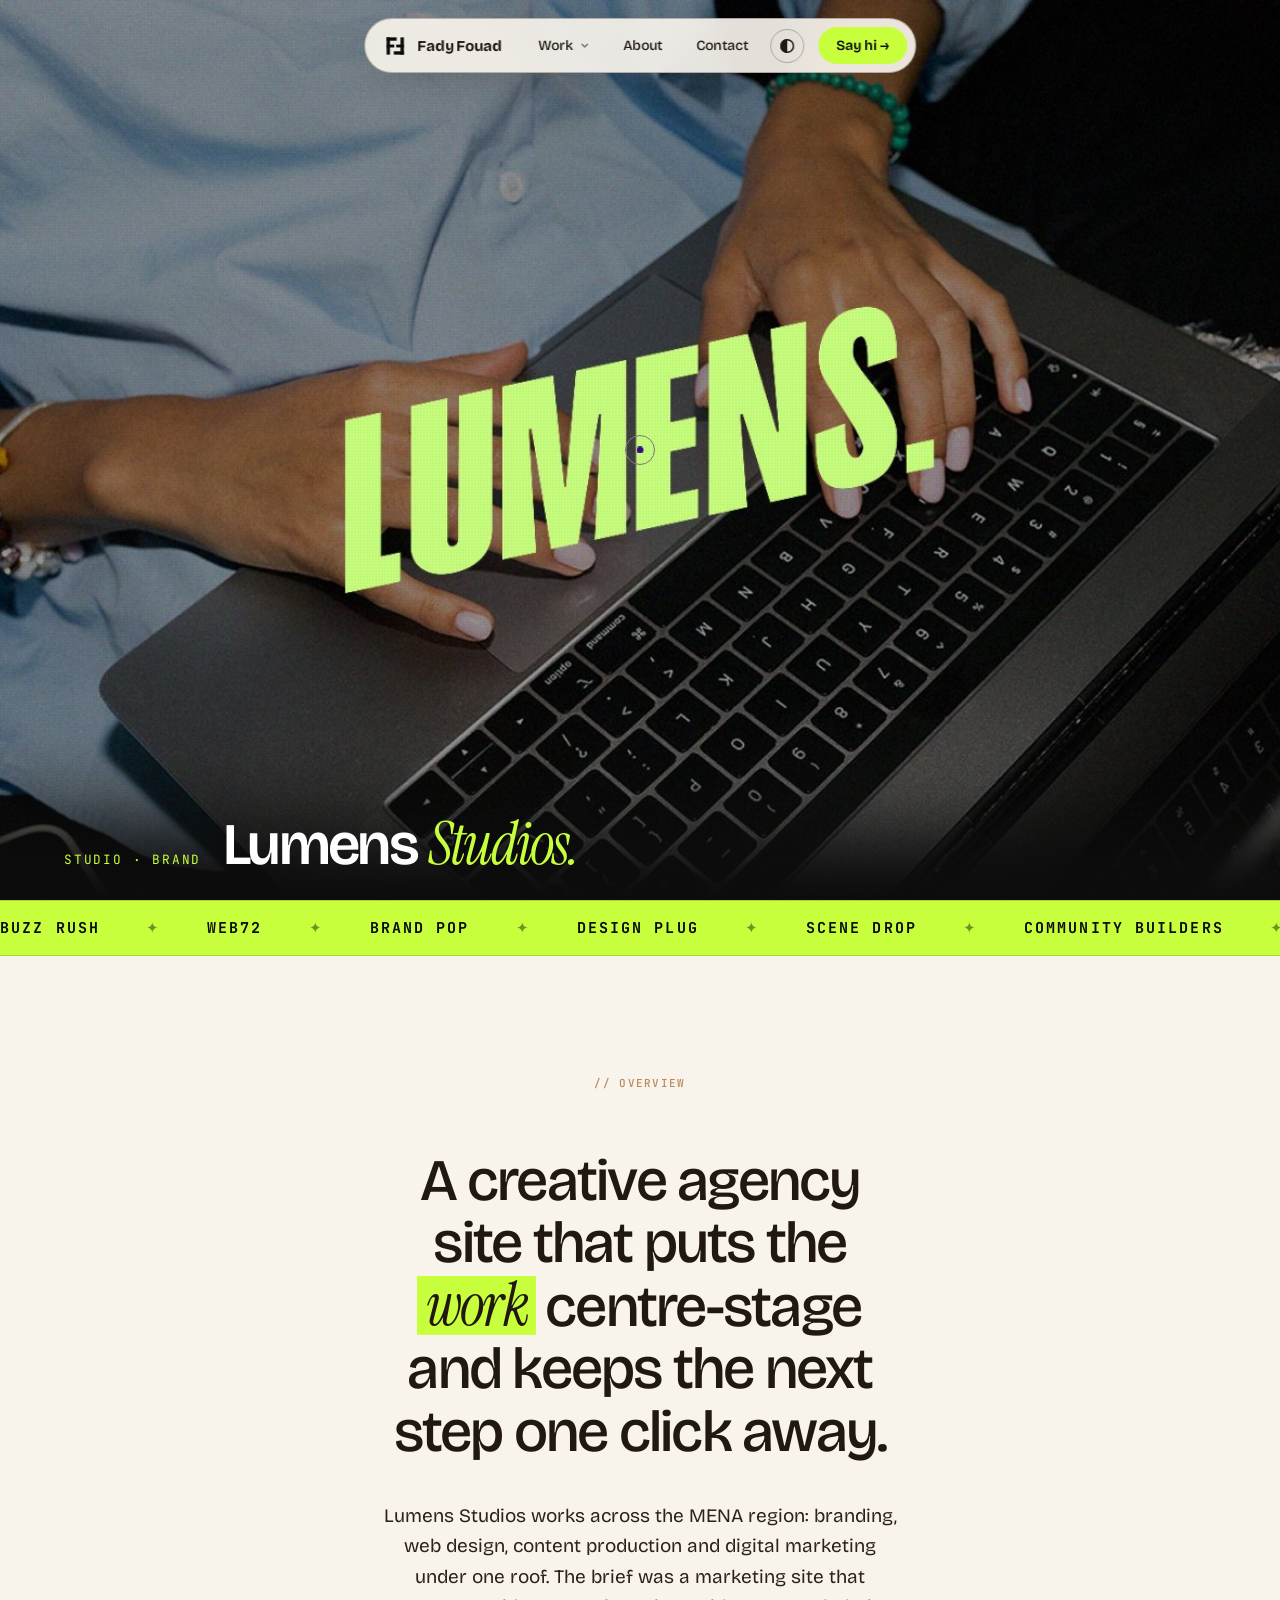
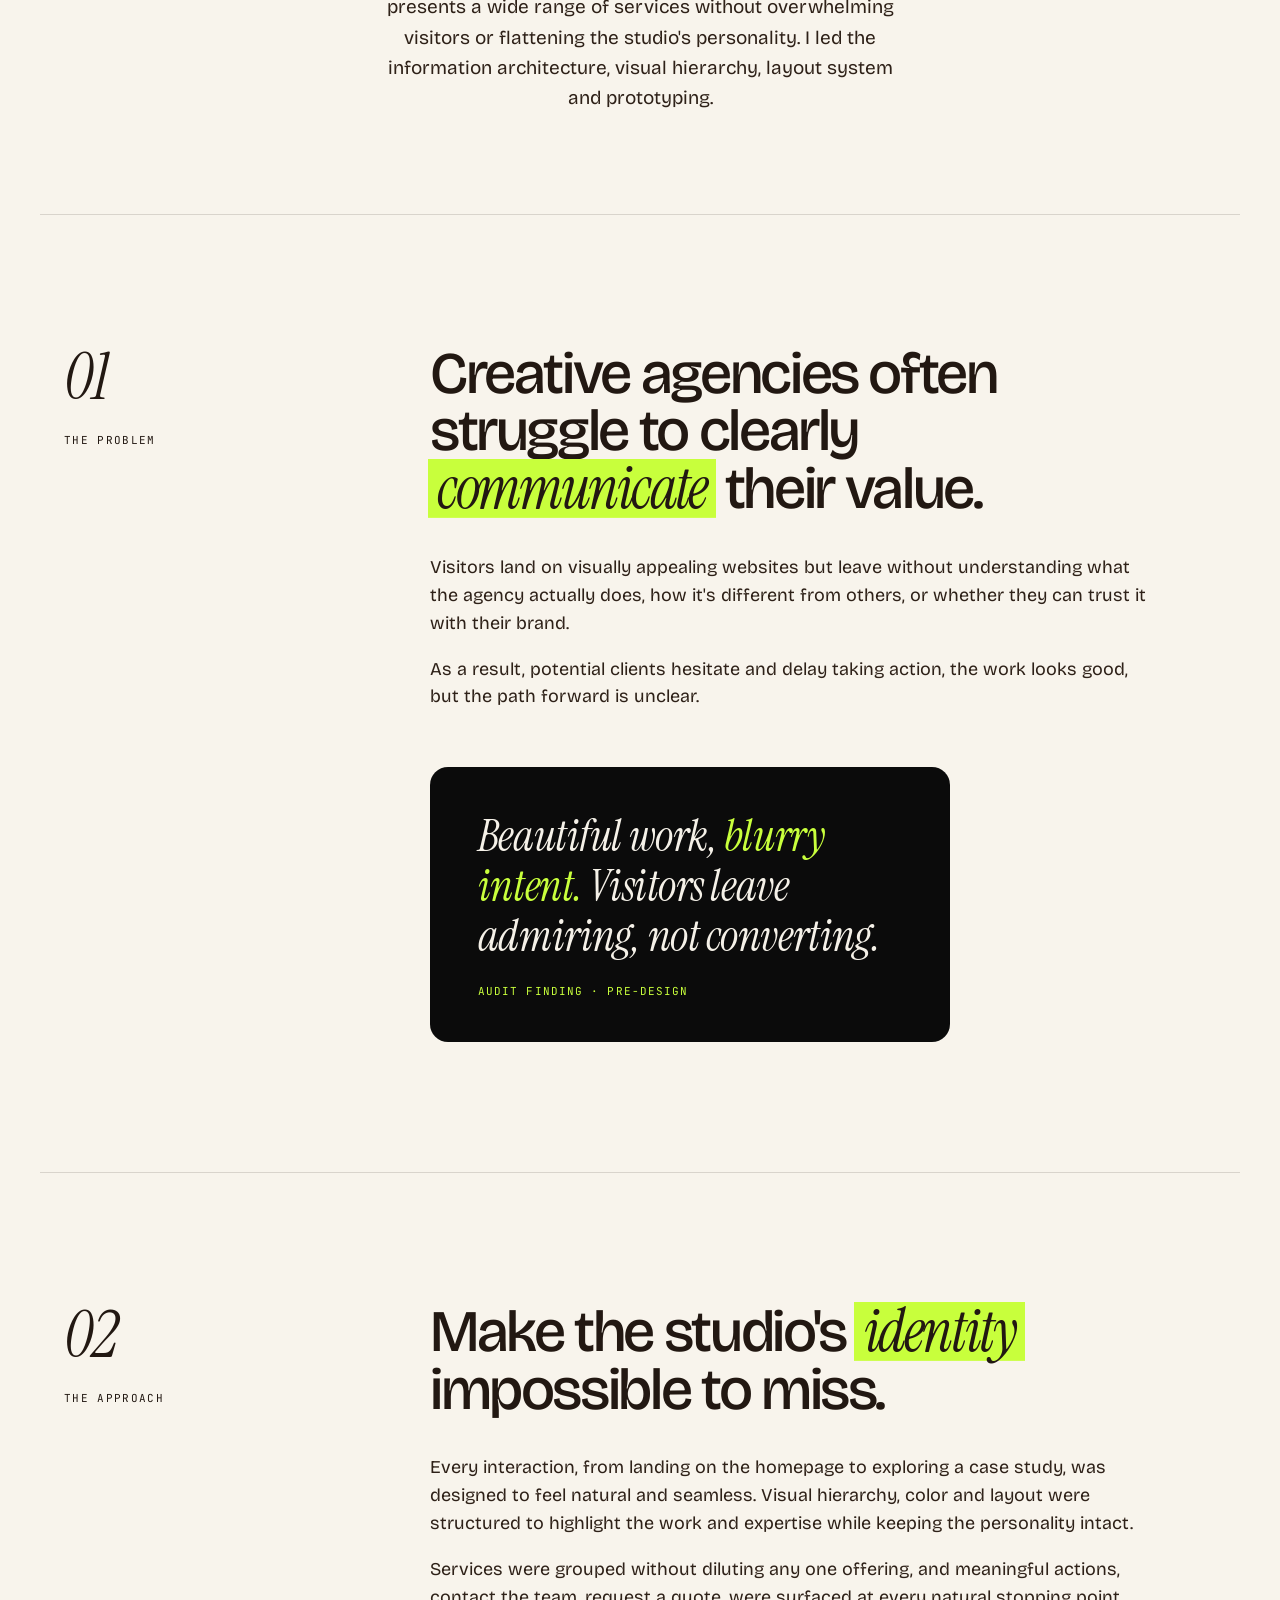
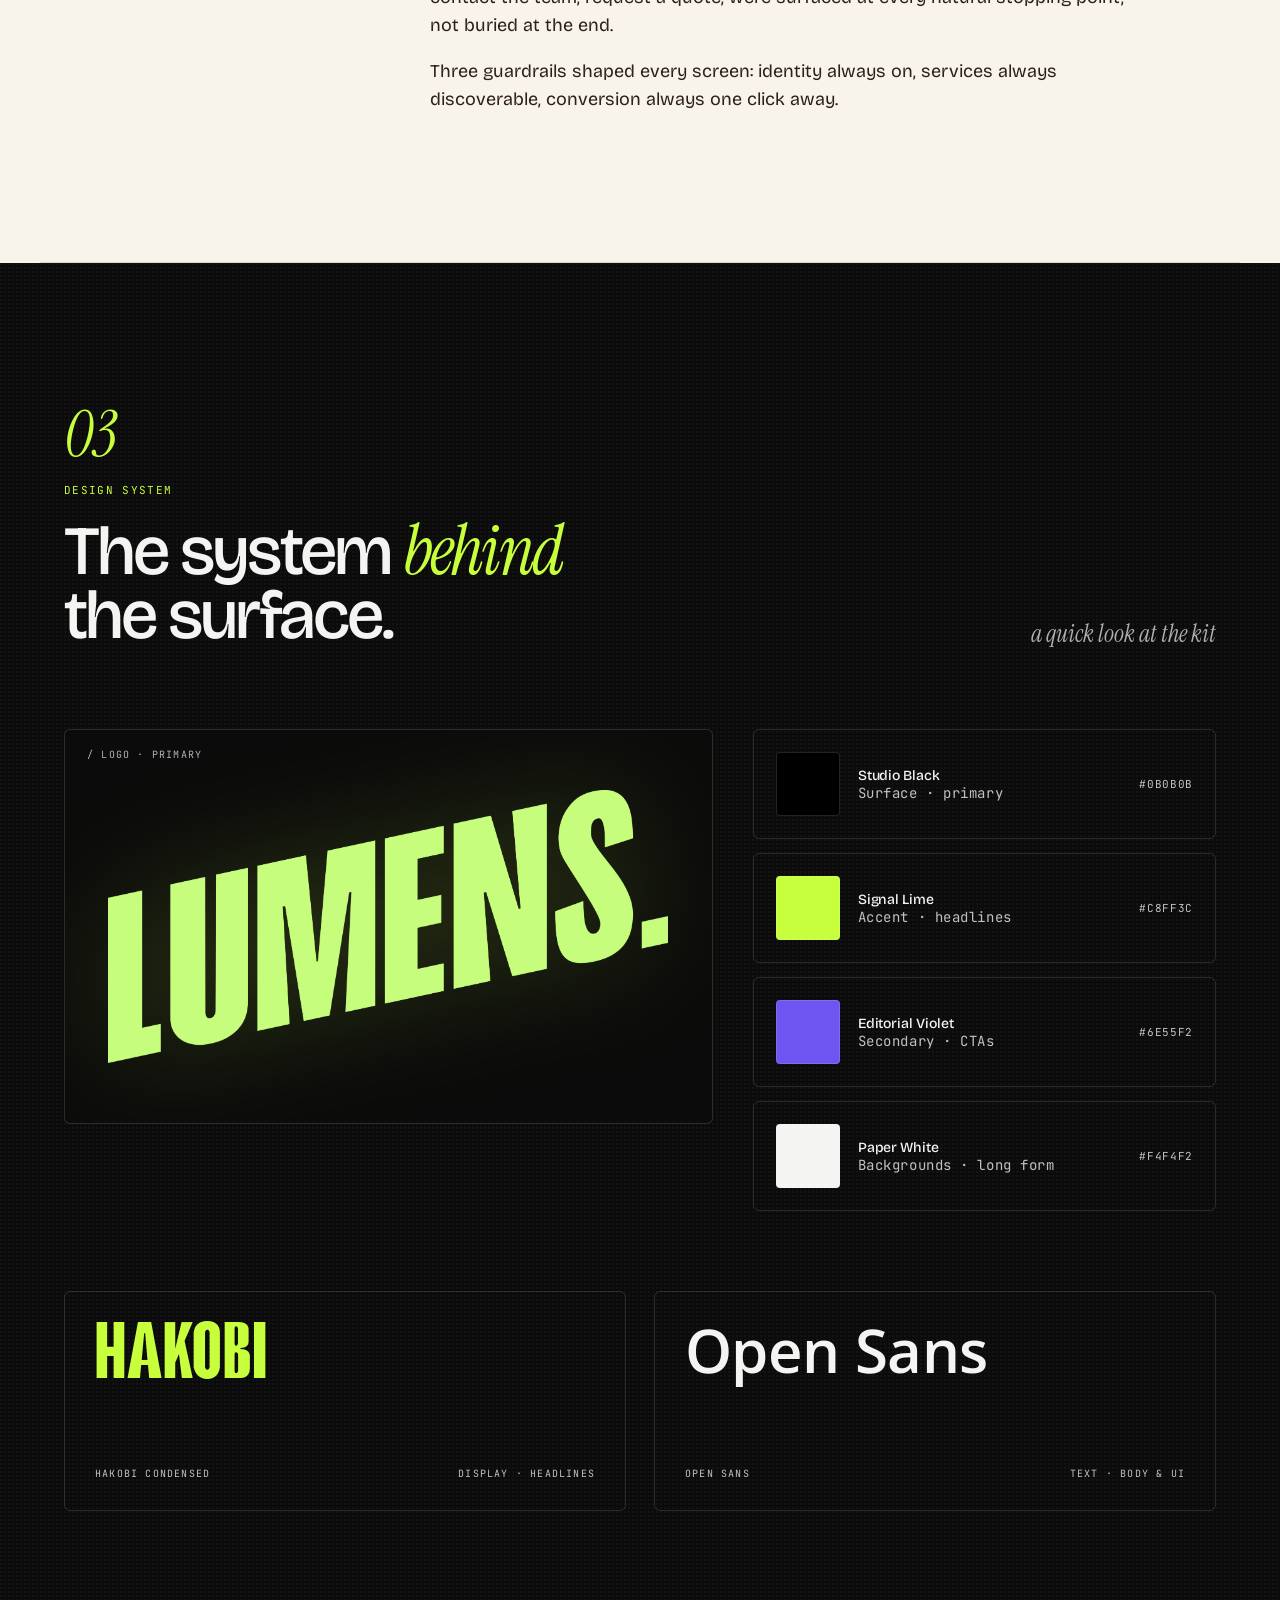
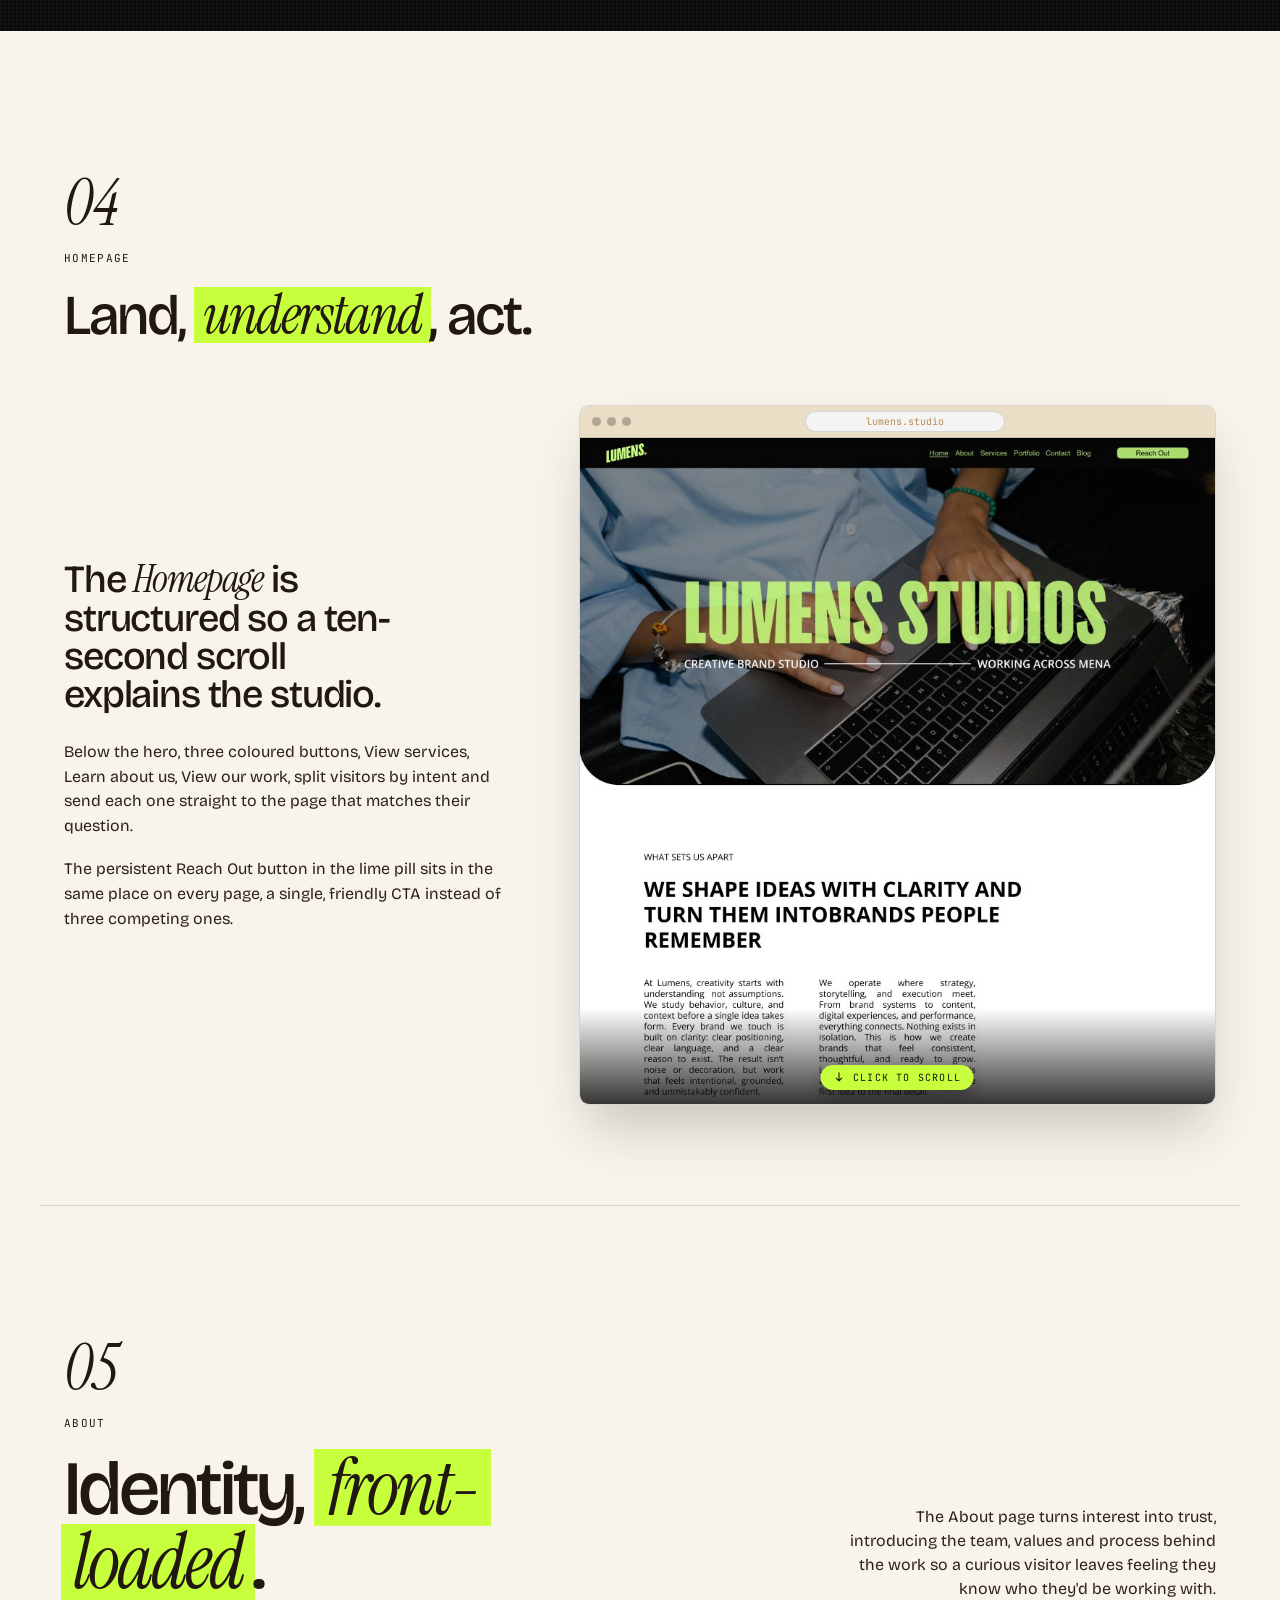
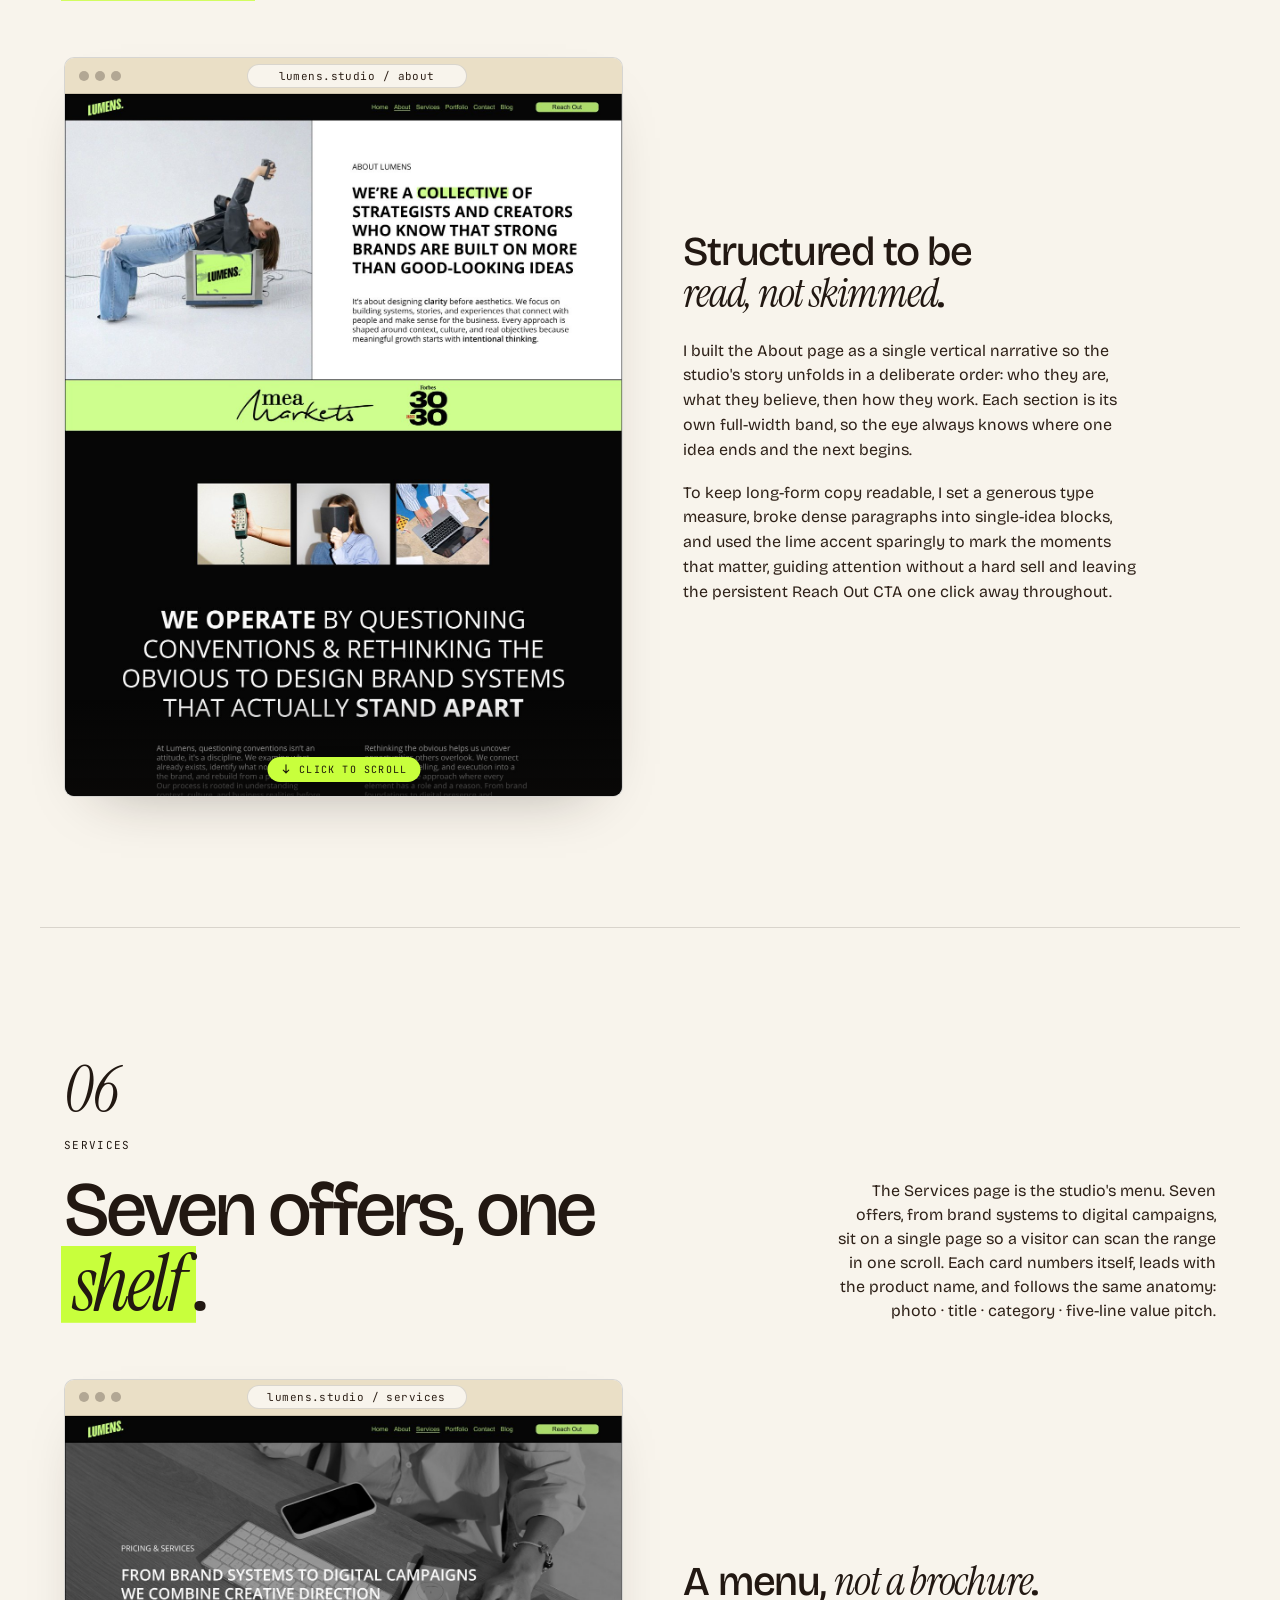
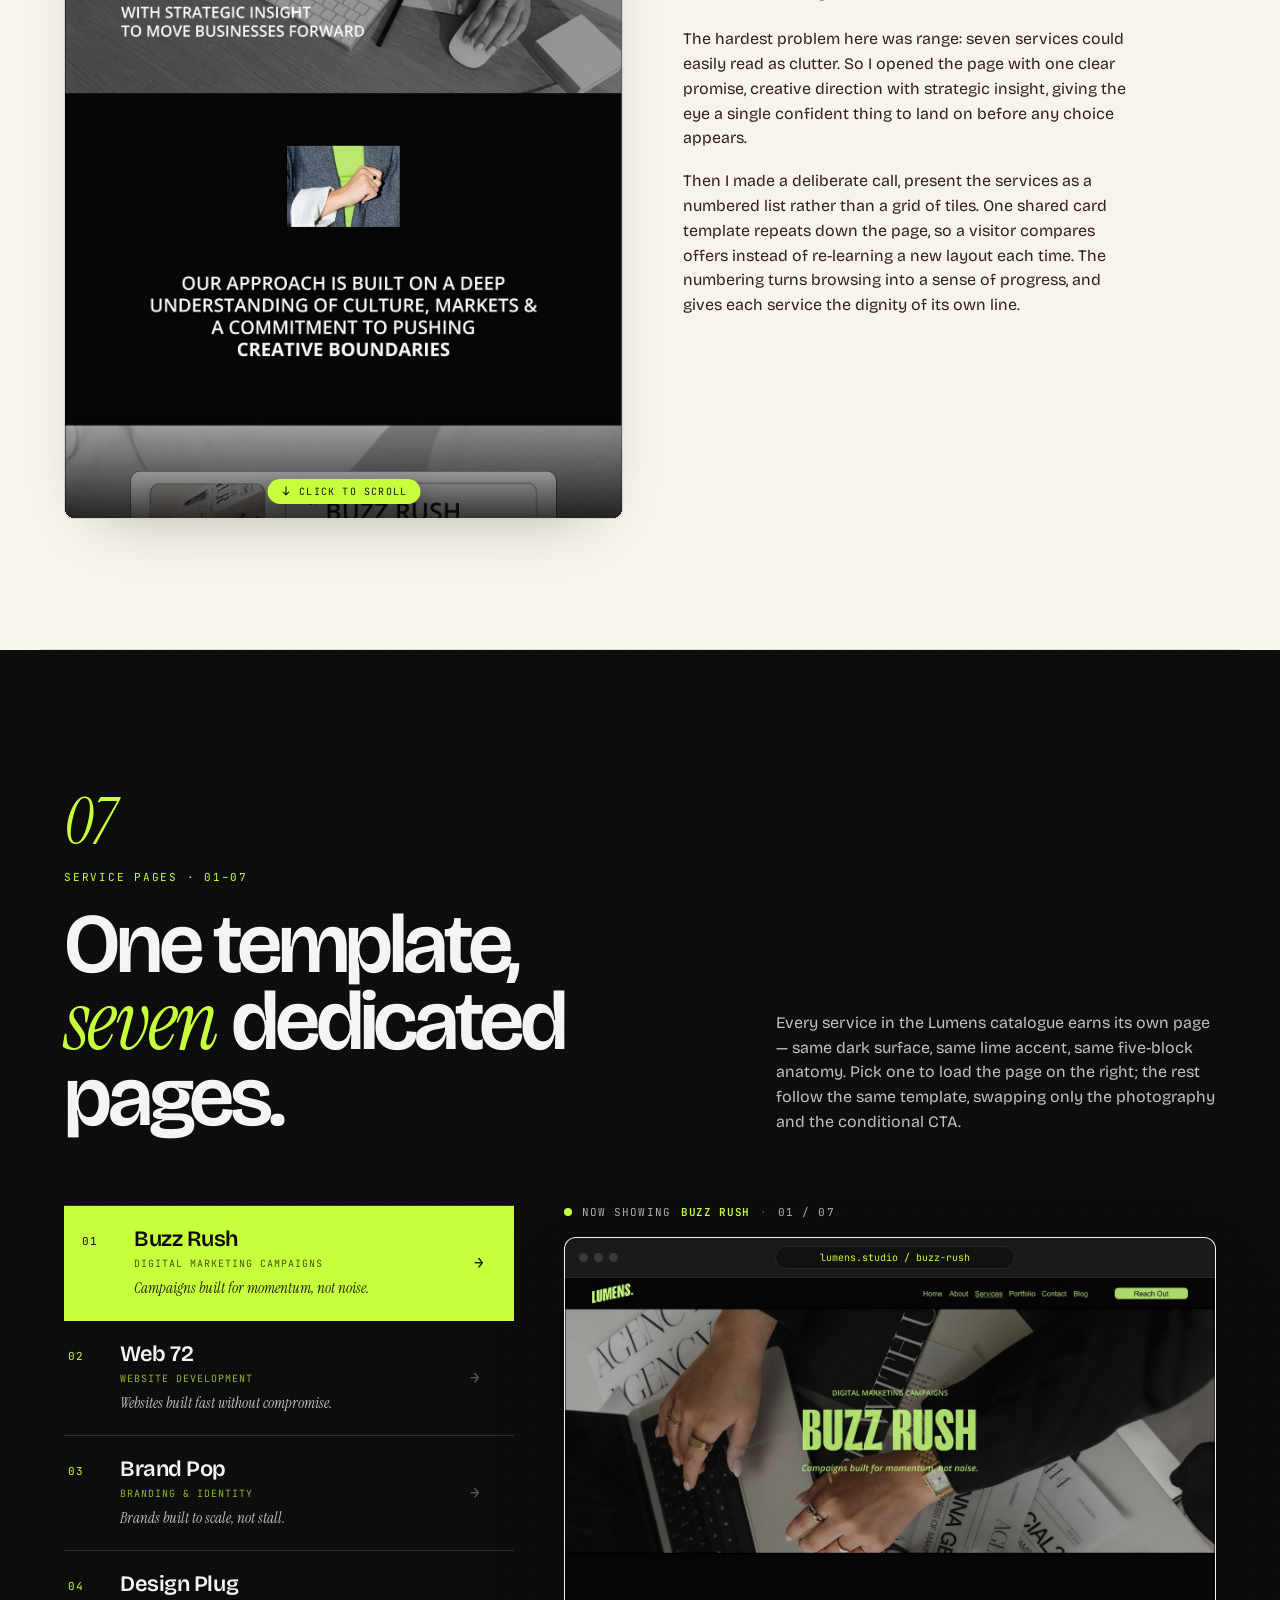
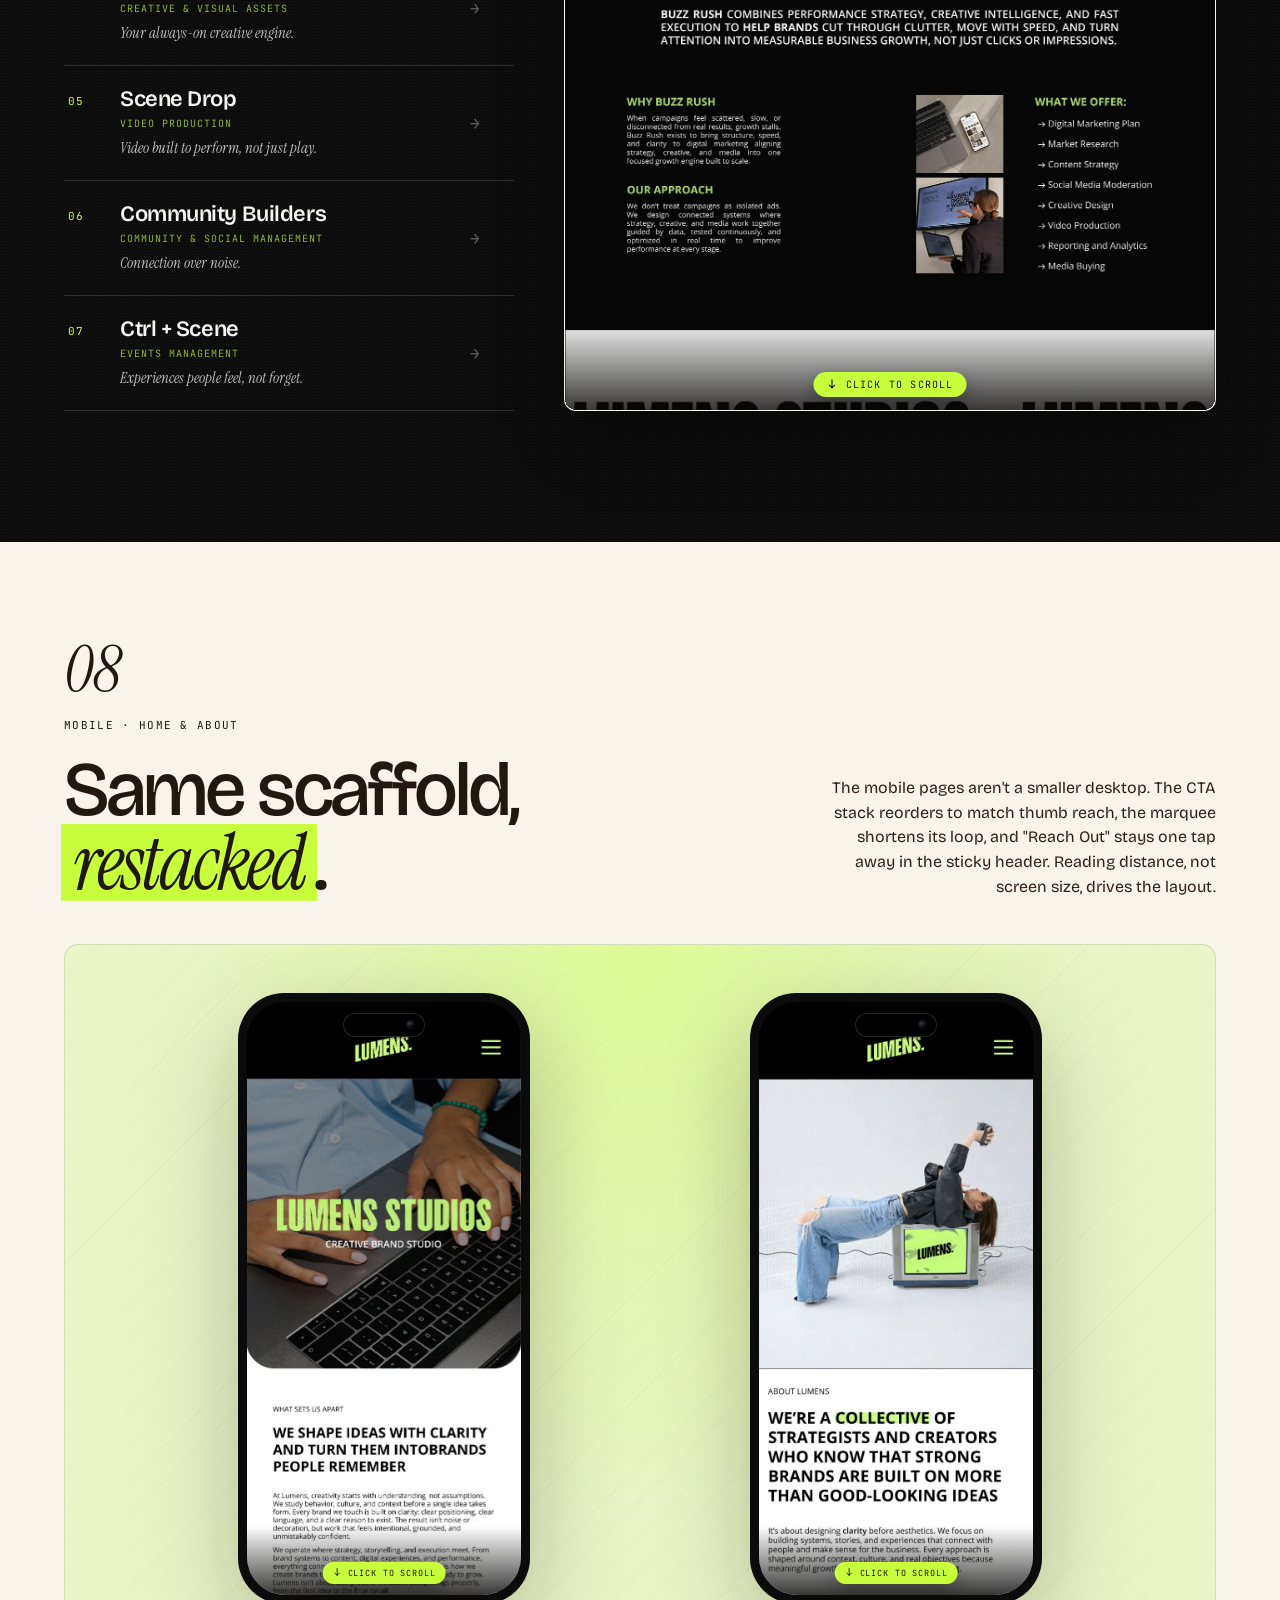
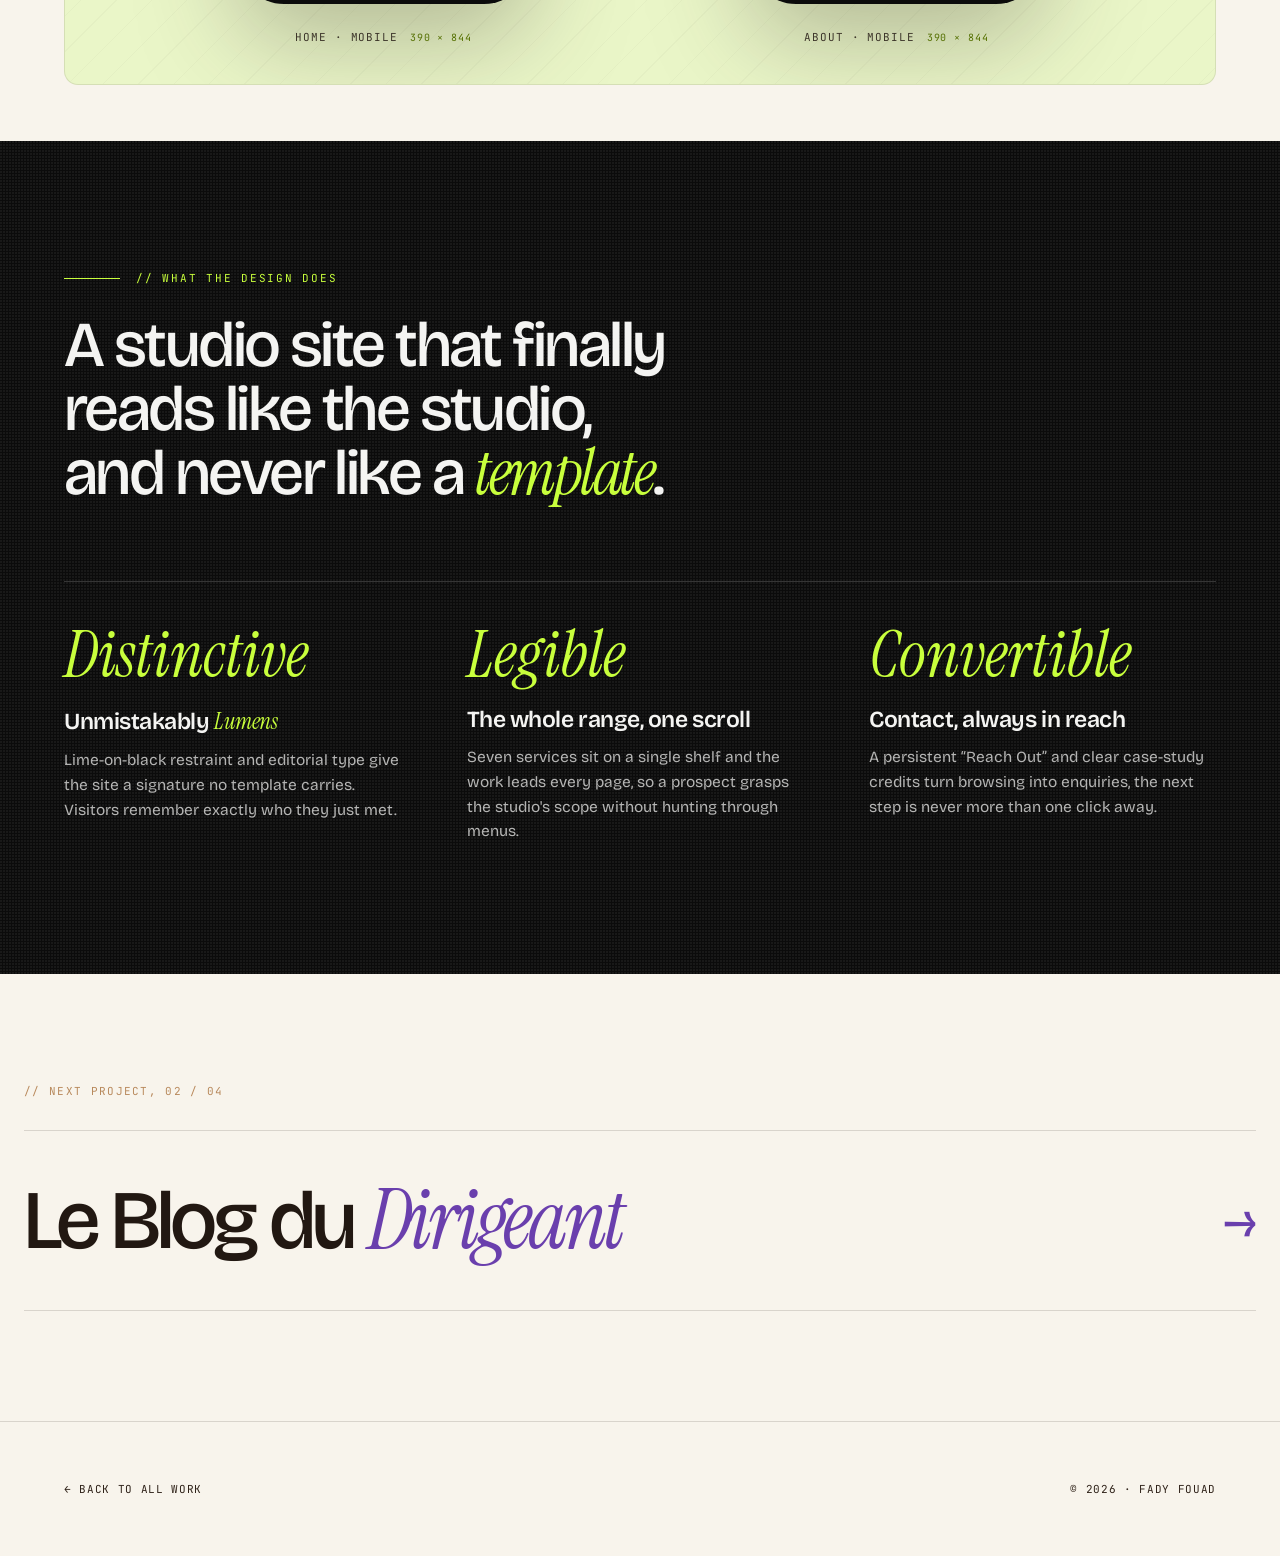
<file: docs/case-studies/lumens-studios.html>
<!doctype html>
<html lang="en">
<head>
<style id="font-consistency">html{font-synthesis:none;-webkit-font-synthesis:none;font-optical-sizing:auto;text-rendering:optimizeLegibility}body,button,input,select,textarea{font-synthesis:none;-webkit-font-synthesis:none}em,i{font-synthesis:none}</style>
<link rel="icon" href="../favicon.svg?v=3" type="image/svg+xml" /><link rel="apple-touch-icon" href="../favicon.svg?v=3" />
<meta charset="utf-8" />
<meta name="viewport" content="width=device-width, initial-scale=1" />
<script>(function(){try{var t=localStorage.getItem('fady-theme');var dark=t?(t==='dark'):(window.matchMedia&&matchMedia('(prefers-color-scheme: dark)').matches);if(dark)document.documentElement.classList.add('dark-pending');}catch(e){}})();</script>
<title>Lumens Studios · Case Study · Fady Fouad</title>
<link rel="preconnect" href="https://fonts.googleapis.com">
<link rel="preconnect" href="https://fonts.gstatic.com" crossorigin>
<link href="https://fonts.googleapis.com/css2?family=Bricolage+Grotesque:opsz,wght@12..96,300..800&family=Instrument+Serif:ital@0;1&family=JetBrains+Mono:wght@400;500&family=Open+Sans:ital,wght@0,400;0,600;0,700;1,400&display=swap" rel="stylesheet">
<style>
  @font-face {
    font-family: 'Hakobi Condensed';
    src: url('../assets/fonts/Hakobi-Condensed.otf') format('opentype');
    font-weight: 400 700;
    font-style: normal;
    font-display: swap;
  }
  :root {
    /* Portfolio chrome, warm cream */
    --cream: #F8F4EC;
    --cream-2: #EADFC6;
    --sand: #DBC79E;
    --clay: #B8895C;
    --espresso: #221812;
    --espresso-soft: #2E2118;
    --rust: #C8492C;
    --line: rgba(34, 24, 18, 0.14);
    --line-strong: rgba(34, 24, 18, 0.28);
    /* Orange primary retired. Lime is now the brand accent, but applied as a
       HIGHLIGHT layer (a marker/selection block behind dark text), never as
       large text on the beige, where its contrast is too weak. These tokens are
       repointed to dark ink so any legacy accent-colored text stays readable. */
    --accent: var(--espresso);
    --accent-deep: var(--espresso);
    /* lime highlight system */
    --hl: #C8FF3C;          /* the lime, used as a highlight block */
    --hl-ink: #1B1608;      /* dark ink that sits on the lime block */
    --hl-wash: rgba(200, 255, 60, 0.16); /* faint lime tint for hover fills */

    /* Lumens brand colors (for interludes) */
    --lm-black: #0B0B0B;
    --lm-paper: #F4F4F2;
    --lm-lime: #C8FF3C;
    --lm-lime-2: #C8FF3C;
    --lm-violet: #6E55F2;
    --lm-line: rgba(244, 244, 242, 0.14);
  }
  * { box-sizing: border-box; margin: 0; padding: 0; }
  html, body { background: #F8F4EC; color: var(--espresso); overflow-x: clip; max-width: 100%; }
  html { scroll-behavior: smooth; }
  body {
    font-family: 'Bricolage Grotesque', system-ui, sans-serif;
    -webkit-font-smoothing: antialiased;
    overflow-x: hidden;
    cursor: none;
  }
  body::before {
    content: ""; position: fixed; inset: 0; pointer-events: none;
    background-image: radial-gradient(circle at 1px 1px, rgba(34,24,18,0.05) 1px, transparent 0);
    background-size: 3px 3px;
    mix-blend-mode: multiply; z-index: 1; opacity: 0.6;
  }
  a { color: inherit; text-decoration: none; }
  a, button { cursor: none; }
  img { max-width: 100%; display: block; }

  /* --- CURSOR --- */
  .cursor-dot, .cursor-ring {
    position: fixed; top: 0; left: 0;
    pointer-events: none; z-index: 9999;
    transform: translate(-50%, -50%);
    will-change: transform;
  }
  .cursor-dot {
    width: 6px; height: 6px;
    border-radius: 999px;
    background: var(--espresso);
    transition: width 0.22s cubic-bezier(.2,.8,.2,1),
                height 0.22s cubic-bezier(.2,.8,.2,1),
                background 0.22s;
  }
  .cursor-ring {
    width: 34px; height: 34px;
    border-radius: 999px;
    border: 1px solid var(--espresso);
    opacity: 0.45;
    transition: width 0.32s cubic-bezier(.2,.8,.2,1),
                height 0.32s cubic-bezier(.2,.8,.2,1),
                background 0.32s, border-color 0.32s, opacity 0.32s;
  }
  /* hover state, ring expands into a lime badge, dot becomes a crosshair */
  .cursor-ring.is-hover {
    width: 64px; height: 64px;
    background: var(--lm-lime);
    border-color: var(--lm-lime);
    opacity: 1;
  }
  .cursor-dot.is-hover {
    width: 14px; height: 14px;
    background: var(--lm-black);
    background-image:
      linear-gradient(var(--lm-black), var(--lm-black)),
      linear-gradient(var(--lm-black), var(--lm-black));
  }
  /* dark sections invert */
  .cursor-dot.on-dark { background: var(--lm-paper); }
  .cursor-ring.on-dark { border-color: var(--lm-paper); }
  @media (hover: none) {
    .cursor-dot, .cursor-ring { display: none; }
    body, a, button { cursor: auto; }
  }


  /* --- LAYOUT --- */
  .wrap { max-width: 1480px; margin: 0 auto; padding: 0 56px; position: relative; z-index: 2; }
  .wrap-wide { max-width: 1640px; margin: 0 auto; padding: 0 40px; position: relative; z-index: 2; }
  @media (max-width: 720px) { .wrap, .wrap-wide { padding: 0 28px; } }

  /* NAV, floating pill (shared across the whole site) */
  nav.top {
    position: fixed; top: 18px; left: 50%; transform: translateX(-50%);
    display: flex; align-items: center; gap: 6px; z-index: 100;
    background: rgba(248,244,236,0.92);
    border: 1px solid var(--line-strong); border-radius: 999px;
    padding: 8px 8px 8px 18px;
    box-shadow: 0 18px 40px -20px rgba(34,24,18,0.45);
    backdrop-filter: blur(10px); -webkit-backdrop-filter: blur(10px);
    color: var(--espresso); white-space: nowrap;
    font-family: 'Bricolage Grotesque', system-ui, sans-serif; font-size: 14px; letter-spacing: 0; text-transform: none;
  }
  nav.top .brand { display: inline-flex; align-items: center; gap: 10px; margin-right: 14px; font-weight: 600; letter-spacing: -0.01em; font-size: 15px; }
  nav.top .brand .ff-mark { width: 24px; height: 24px; display: inline-grid; place-items: center; color: #0B0B0B; }
  nav.top .brand .ff-mark svg { width: 100%; height: 100%; }
  nav.top ul { display: flex; gap: 2px; list-style: none; }
  nav.top ul a { display: inline-block; font-size: 14px; font-weight: 500; padding: 9px 16px; border-radius: 999px; transition: background 0.25s, color 0.25s; }
  nav.top ul a:hover { background: rgba(34,24,18,0.06); color: var(--espresso); }
  nav.top .right { display: flex; align-items: center; gap: 6px; }
  nav.top .nav-cta { display: inline-flex; align-items: center; gap: 8px; background: var(--lm-lime); color: var(--lm-black); font-weight: 600; font-size: 14px; padding: 10px 18px; border-radius: 999px; margin-left: 8px; transition: filter 0.3s; }
  nav.top .nav-cta:hover { filter: brightness(0.94); color: var(--lm-black); }
  .nav-progress { position: fixed; top: 0; left: 0; right: 0; height: 2px; background: var(--lm-lime); transform-origin: left; transform: scaleX(0); transition: transform 0.1s linear; z-index: 101; }
  .crumbT {
    position: fixed; top: 24px; left: 24px; z-index: 100;
  }
  .crumbT .at {
    display: inline-flex; align-items: baseline; gap: 7px;
    font-family: 'JetBrains Mono', monospace; font-size: 12px; font-weight: 500;
    letter-spacing: 0.06em; color: var(--espresso); cursor: pointer;
    background: rgba(248,244,236,0.92); border: 1px solid var(--line-strong);
    border-radius: 999px; padding: 8px 15px 8px 12px;
    box-shadow: 0 18px 40px -22px rgba(34,24,18,0.45);
    backdrop-filter: blur(10px); -webkit-backdrop-filter: blur(10px);
  }
  .crumbT .at .ar { color: #5E7E00; font-size: 14px; transition: transform 0.3s; }
  .crumbT:hover .at .ar { transform: translateX(-2px); }
  .crumbT .at span { color: var(--clay); font-size: 10px; }
  .crumbT .fan {
    position: absolute; top: calc(100% + 6px); left: 0;
    display: flex; flex-direction: column; gap: 4px;
    opacity: 0; transform: translateY(-5px); pointer-events: none;
    transition: opacity 0.3s, transform 0.35s cubic-bezier(.2,.8,.2,1);
  }
  .crumbT:hover .fan, .crumbT:focus-within .fan { opacity: 1; transform: none; pointer-events: auto; }
  .crumbT .fan a {
    display: inline-flex; align-items: center; gap: 7px;
    font-family: 'JetBrains Mono', monospace; font-size: 9px; letter-spacing: 0.1em;
    text-transform: uppercase; color: var(--espresso-soft);
    background: rgba(248,244,236,0.96); border: 1px solid var(--line);
    border-radius: 6px; padding: 6px 10px; white-space: nowrap;
    backdrop-filter: blur(10px); -webkit-backdrop-filter: blur(10px);
  }
  .crumbT .fan a i { font-style: normal; width: 6px; height: 6px; border-radius: 99px; background: var(--pc); flex: none; }
  .crumbT .fan a:hover { color: var(--espresso); border-color: var(--line-strong); }
  .crumbT .fan a.on { color: var(--espresso); font-weight: 500; border-color: var(--pc); }
  .nav-burger { display: none; width: 40px; height: 40px; border: 1px solid var(--line-strong); border-radius: 999px; background: transparent; color: inherit; align-items: center; justify-content: center; position: relative; }
  .nav-burger svg { width: 17px; height: 17px; position: absolute; transition: opacity .3s, transform .35s cubic-bezier(.2,.8,.2,1); }
  .nav-burger .ic-close { opacity: 0; transform: rotate(-90deg) scale(.6); }
  .nav-burger.is-open .ic-menu { opacity: 0; transform: rotate(90deg) scale(.6); }
  .nav-burger.is-open .ic-close { opacity: 1; transform: none; }
  .mobile-menu { position: fixed; inset: 0; z-index: 95; background: var(--cream); display: flex; flex-direction: column; justify-content: center; padding: 0 34px; opacity: 0; visibility: hidden; transform: translateY(-10px); transition: opacity .42s ease, transform .42s ease, visibility .42s; }
  @media (min-width: 881px) { .mobile-menu { display: none; } }
  .mobile-menu.open { opacity: 1; visibility: visible; transform: none; }
  .mobile-menu ul { list-style: none; display: flex; flex-direction: column; gap: 4px; }
  .mobile-menu a { font-family: 'Instrument Serif', serif; font-size: clamp(46px, 14vw, 76px); line-height: 1.04; letter-spacing: -0.02em; color: var(--espresso); display: flex; align-items: baseline; gap: 14px; padding: 8px 0; }
  .mobile-menu a .idx { font-family: 'JetBrains Mono', monospace; font-size: 12px; color: var(--clay); letter-spacing: 0.06em; }
  .mobile-menu-foot { position: absolute; left: 34px; bottom: 40px; font-family: 'JetBrains Mono', monospace; font-size: 11px; color: var(--clay); }

  /* ====================================================== */
  /* HERO                                                   */
  /* ====================================================== */
  .cs-hero {
    padding-top: 96px;
    padding-bottom: 0;
    position: relative;
  }
  .cs-hero-meta {
    display: grid;
    grid-template-columns: repeat(5, 1fr);
    gap: 24px;
    padding: 28px 0 60px;
    border-bottom: 1px solid var(--line);
    font-family: 'JetBrains Mono', monospace;
    font-size: 11px;
    letter-spacing: 0.06em;
    text-transform: uppercase;
  }
  .cs-hero-meta .cell { display: flex; flex-direction: column; gap: 10px; }
  .cs-hero-meta .cell b {
    color: var(--clay); font-weight: 500; font-size: 10px;
  }
  .cs-hero-meta .cell span { color: var(--espresso); font-size: 12px; letter-spacing: 0.04em; }

  .cs-hero-headline {
    padding: 70px 0 40px;
    position: relative;
  }
  .cs-hero-headline .eyebrow {
    font-family: 'JetBrains Mono', monospace;
    font-size: 11px;
    letter-spacing: 0.16em;
    text-transform: uppercase;
    color: var(--clay);
    margin-bottom: 36px;
    display: flex; align-items: center; gap: 16px;
  }
  .cs-hero-headline .eyebrow::before {
    content: ""; display: block; width: 56px; height: 1px; background: var(--clay);
  }
  .cs-hero-headline h1 {
    font-size: clamp(56px, 14vw, 232px);
    font-weight: 600;
    letter-spacing: -0.05em;
    line-height: 0.86;
  }
  .cs-hero-headline h1 .em {
    font-family: 'Instrument Serif', serif;
    font-style: italic;
    font-weight: 700;
    color: transparent;
    -webkit-text-fill-color: transparent;
    -webkit-text-stroke: 1.5px var(--espresso);
    text-stroke: 1.5px var(--espresso);
    letter-spacing: -0.02em;
  }
  .cs-hero-headline h1 .dot {
    color: transparent;
    -webkit-text-fill-color: transparent;
    -webkit-text-stroke: 1.5px var(--espresso);
    text-stroke: 1.5px var(--espresso);
    display: inline-block;
    transform: translateY(0.05em);
  }
  .cs-hero-headline .sub-row {
    display: grid;
    grid-template-columns: 1fr 1fr;
    gap: 60px;
    margin-top: 56px;
    align-items: end;
  }
  .cs-hero-headline .lede {
    font-size: clamp(18px, 1.9vw, 26px);
    line-height: 1.36;
    max-width: 36ch;
    color: var(--espresso-soft);
  }
  .cs-hero-headline .lede em {
    font-family: 'Instrument Serif', serif;
    font-style: italic;
    color: var(--accent-deep);
  }
  .cs-hero-headline .tags {
    display: flex; flex-wrap: wrap; gap: 8px;
    justify-self: end;
    align-self: end;
    max-width: 480px;
  }
  .cs-hero-headline .tags span {
    font-family: 'JetBrains Mono', monospace;
    font-size: 10px;
    letter-spacing: 0.06em;
    text-transform: uppercase;
    padding: 8px 12px;
    border: 1px solid var(--line-strong);
    border-radius: 999px;
    color: var(--espresso);
  }
  .cs-hero-headline .tags span.is-lime { background: var(--lm-lime); border-color: var(--lm-lime); color: var(--lm-black); }
  .cs-hero-headline .tags span.is-violet { background: var(--lm-violet); border-color: var(--lm-violet); color: var(--lm-paper); }

  /* Hero aside, file/read index + scroll cue (replaces tag pills) */
  .cs-hero-headline .hero-aside {
    justify-self: end;
    align-self: end;
    display: flex; flex-direction: column;
    align-items: flex-end;
    gap: 18px;
    text-align: right;
  }
  .cs-hero-headline .hero-aside .read {
    display: grid; gap: 5px;
    padding-bottom: 16px;
    border-bottom: 1px solid var(--line);
    min-width: 220px;
  }
  .cs-hero-headline .hero-aside .read .k {
    font-family: 'JetBrains Mono', monospace;
    font-size: 10px; letter-spacing: 0.14em; text-transform: uppercase; color: var(--clay);
  }
  .cs-hero-headline .hero-aside .read .v {
    font-family: 'JetBrains Mono', monospace;
    font-size: 13px; letter-spacing: 0.04em; color: var(--espresso);
  }
  .cs-hero-headline .hero-scroll {
    margin-top: 4px;
    display: inline-flex; align-items: center; gap: 14px;
    font-family: 'JetBrains Mono', monospace;
    font-size: 11px; letter-spacing: 0.12em; text-transform: uppercase; color: var(--espresso);
  }
  .cs-hero-headline .hero-scroll .ar {
    width: 36px; height: 36px;
    border: 1px solid var(--line-strong);
    border-radius: 99px;
    display: grid; place-items: center;
    transition: background 0.3s, color 0.3s, border-color 0.3s;
    animation: herobob 2s ease-in-out infinite;
  }
  .cs-hero-headline .hero-scroll:hover .ar { background: var(--lm-lime); border-color: var(--lm-lime); color: var(--lm-black); }
  @keyframes herobob { 0%, 100% { transform: translateY(0); } 50% { transform: translateY(5px); } }

  /* HERO COVER, full bleed image bleed */
  .cs-hero-cover {
    margin-top: 60px;
    position: relative;
    overflow: hidden;
    background: var(--lm-black);
    height: clamp(420px, 78vh, 880px);
    border-top: 1px solid var(--line);
    border-bottom: 1px solid var(--line);
  }
  .cs-hero-cover img {
    position: absolute; inset: 0;
    width: 100%; height: 100%;
    object-fit: cover;
    object-position: center;
    transform: scale(1.04);
    transition: transform 1.4s cubic-bezier(.2,.8,.2,1);
  }
  .cs-hero-cover:hover img { transform: scale(1.0); }
  .cs-hero-cover .scrim {
    position: absolute; inset: 0;
    background: linear-gradient(180deg, rgba(0,0,0,0.10) 0%, rgba(0,0,0,0.0) 30%, rgba(0,0,0,0.45) 100%);
    pointer-events: none;
  }
  .cs-hero-cover .corner {
    position: absolute;
    font-family: 'JetBrains Mono', monospace;
    font-size: 11px;
    letter-spacing: 0.1em;
    text-transform: uppercase;
    color: rgba(244,244,242,0.88);
  }
  .cs-hero-cover .corner.tl { top: 22px; left: 28px; }
  .cs-hero-cover .corner.tr { top: 22px; right: 28px; }
  .cs-hero-cover .corner.bl { bottom: 22px; left: 28px; }
  .cs-hero-cover .corner.br { bottom: 22px; right: 28px; display:flex; align-items:center; gap: 10px; }
  .cs-hero-cover .corner .dot { width: 8px; height: 8px; border-radius: 99px; background: var(--lm-lime); display: inline-block; }
  .cs-hero-cover .cover-mark {
    position: absolute;
    left: 50%; top: 50%;
    transform: translate(-50%, -50%);
    font-family: 'Bricolage Grotesque', sans-serif;
    font-weight: 700;
    letter-spacing: -0.03em;
    color: var(--lm-lime);
    font-size: clamp(40px, 7vw, 132px);
    line-height: 0.9;
    text-shadow: 0 6px 40px rgba(0,0,0,0.35);
    mix-blend-mode: normal;
  }

  /* ====================================================== */
  /* MARQUEE TAPE                                           */
  /* ====================================================== */
  .marquee {
    background: var(--lm-lime);
    color: var(--lm-black);
    overflow: hidden;
    border-top: 1px solid var(--line);
    border-bottom: 1px solid var(--line);
    padding: 18px 0;
    position: relative;
  }
  .marquee-track {
    display: flex;
    gap: 56px;
    width: max-content;
    animation: marquee 38s linear infinite;
    font-family: 'Bricolage Grotesque', sans-serif;
    font-weight: 600;
    font-size: clamp(22px, 3vw, 44px);
    letter-spacing: -0.02em;
    text-transform: uppercase;
    white-space: nowrap;
  }
  .marquee-track span { display: inline-flex; align-items: center; gap: 56px; }
  .marquee-track .sep {
    font-family: 'Instrument Serif', serif;
    font-style: italic;
    font-weight: 400;
    color: var(--lm-black);
    opacity: 0.7;
  }
  .marquee-track .star {
    color: var(--lm-violet);
    font-family: 'Instrument Serif', serif;
    font-style: italic;
  }
  @keyframes marquee { from { transform: translateX(0); } to { transform: translateX(-50%); } }

  /* ===================== TAPE MARQUEE ===================== */
  .tape { background: var(--lm-lime); color: var(--lm-black); transform: none; margin: 0; padding: 17px 0; overflow: hidden; white-space: nowrap; border-block: 1px solid rgba(11,11,11,0.18); position: relative; z-index: 4; }
  .tape .tk { display: inline-flex; gap: 46px; align-items: center; font-family: 'JetBrains Mono', monospace; font-size: 15px; font-weight: 700; letter-spacing: 0.14em; text-transform: uppercase; animation: tapemove 26s linear infinite; padding-right: 46px; }
  @media (max-width: 720px) { .tape { padding: 13px 0; } .tape .tk { font-size: 12px; gap: 32px; padding-right: 32px; } }
  .tape .tk .sp { color: rgba(11,11,11,0.45); }
  @keyframes tapemove { to { transform: translateX(-50%); } }
  body.dark .tape { background: var(--lm-lime); color: var(--lm-black); border-block-color: rgba(11,11,11,0.28); }
  body.dark .tape .tk .sp { color: rgba(11,11,11,0.5); }
  @media (prefers-reduced-motion: reduce) { .tape .tk { animation: none; } }

  /* ====================================================== */
  /* OVERVIEW, film credits style                          */
  /* ====================================================== */
  .cs-credits {
    padding-block: 120px 100px;
    border-bottom: 1px solid var(--line);
  }
  .cs-credits .head {
    display: flex; align-items: baseline; justify-content: space-between;
    gap: 24px;
    margin-bottom: 60px;
  }
  .cs-credits .head h2 {
    font-family: 'JetBrains Mono', monospace;
    font-size: 11px;
    letter-spacing: 0.12em;
    text-transform: uppercase;
    color: var(--clay);
    font-weight: 500;
  }
  .cs-credits .head .num {
    font-family: 'JetBrains Mono', monospace;
    font-size: 11px;
    letter-spacing: 0.12em;
    color: var(--espresso-soft);
  }
  .cs-credits-grid {
    display: grid;
    grid-template-columns: repeat(4, 1fr);
    gap: 0;
  }
  .cs-credits-grid > div {
    padding: 28px 28px 28px 0;
    border-top: 1px solid var(--line-strong);
    border-right: 1px solid var(--line);
  }
  .cs-credits-grid > div:nth-child(4n) { border-right: 0; }
  .cs-credits-grid > div:nth-last-child(-n+4) { border-bottom: 1px solid var(--line-strong); }
  .cs-credits-grid > div:not(:nth-child(4n)) { padding-right: 28px; }
  .cs-credits-grid > div { padding-left: 28px; }
  .cs-credits-grid > div:nth-child(4n+1) { padding-left: 0; }
  .cs-credits-grid b {
    display: block;
    font-family: 'JetBrains Mono', monospace;
    font-size: 10px;
    letter-spacing: 0.12em;
    text-transform: uppercase;
    color: var(--clay);
    font-weight: 500;
    margin-bottom: 18px;
  }
  .cs-credits-grid p {
    font-size: 16px;
    line-height: 1.42;
    color: var(--espresso);
  }
  .cs-credits-grid p em {
    font-family: 'Instrument Serif', serif;
    font-style: italic;
    color: var(--accent-deep);
  }
  @media (max-width: 960px) {
    .cs-credits-grid { grid-template-columns: 1fr 1fr; }
    .cs-credits-grid > div:nth-child(4n) { border-right: 1px solid var(--line); }
    .cs-credits-grid > div:nth-child(2n) { border-right: 0; }
  }

  /* ====================================================== */
  /* EDITORIAL BLOCKS                                       */
  /* ====================================================== */
  .editorial {
    padding-block: 130px;
    border-bottom: 1px solid var(--line);
    display: grid;
    grid-template-columns: 0.8fr 2.2fr;
    gap: 80px;
    align-items: start;
  }
  .editorial .label {
    position: static;
    font-family: 'JetBrains Mono', monospace;
    font-size: 11px;
    letter-spacing: 0.12em;
    text-transform: uppercase;
    color: var(--clay);
  }
  .editorial .label .step {
    display: block;
    font-size: clamp(44px, 5vw, 64px);
    font-family: 'Instrument Serif', serif;
    font-style: italic;
    font-weight: 400;
    color: var(--accent);
    letter-spacing: -0.02em;
    line-height: 1;
    margin-bottom: 24px;
  }
  .editorial h3 {
    font-size: clamp(36px, 4.6vw, 72px);
    font-weight: 500;
    letter-spacing: -0.04em;
    line-height: 0.98;
    margin-bottom: 36px;
    max-width: 18ch;
    text-wrap: balance;
  }
  .editorial h3 em {
    font-family: 'Instrument Serif', serif;
    font-style: italic;
    font-weight: 400;
    color: var(--accent);
  }
  .editorial p {
    font-size: 18px;
    line-height: 1.55;
    color: var(--espresso-soft);
    max-width: 60ch;
    margin-bottom: 18px;
  }
  .editorial p em {
    font-family: 'Instrument Serif', serif;
    font-style: italic;
    color: var(--accent-deep);
  }
  .editorial p b { color: var(--espresso); font-weight: 500; }

  .problem-bullets {
    list-style: none; padding: 0; margin: 40px 0 0;
    display: grid; grid-template-columns: repeat(3, 1fr); gap: 14px;
    font-family: 'JetBrains Mono', monospace; font-size: 11px;
    letter-spacing: 0.04em; line-height: 1.5;
    text-transform: uppercase;
  }
  .problem-bullets li {
    padding: 18px;
    border: 1px solid var(--line-strong);
    border-radius: 4px;
    color: var(--espresso);
    position: relative;
    overflow: hidden;
  }
  .problem-bullets li::before {
    content: ""; position: absolute; top: 0; left: 0; width: 4px; height: 100%;
    background: var(--accent);
    transition: width 0.4s cubic-bezier(.2,.8,.2,1);
  }
  .problem-bullets li:hover::before { width: 100%; opacity: 0.08; }
  .problem-bullets li .n {
    display: block;
    font-size: 10px;
    color: var(--clay);
    margin-bottom: 10px;
  }
  @media (max-width: 720px) { .problem-bullets { grid-template-columns: 1fr; } }

  /* Pull quote */
  .pull {
    margin: 56px 0 0;
    padding: 44px 48px;
    border: 0;
    border-radius: 18px;
    background: var(--lm-black, #111111);
    font-family: 'Instrument Serif', serif;
    font-style: italic;
    font-size: clamp(28px, 3.4vw, 48px);
    line-height: 1.15;
    color: #F5F1E8;
    letter-spacing: -0.01em;
    max-width: 26ch;
    text-wrap: balance;
  }
  .pull .cite {
    display: block; margin-top: 24px;
    font-family: 'JetBrains Mono', monospace;
    font-style: normal;
    font-size: 11px;
    text-transform: uppercase;
    letter-spacing: 0.1em;
    color: var(--lm-lime);
  }
  .pull mark {
    background: var(--lm-lime);
    color: var(--lm-black);
    padding: 0.06em 0.22em;
    margin: 0 -0.06em;
    border-radius: 6px;
    box-decoration-break: clone;
    -webkit-box-decoration-break: clone;
    font-family: 'Instrument Serif', serif;
    font-style: italic;
    font-weight: 400;
  }

  /* ====================================================== */
  /* LUMENS INTERLUDE, dark identity board                 */
  /* ====================================================== */
  .lm-board {
    background: var(--lm-black);
    color: var(--lm-paper);
    padding: 140px 0 120px;
    position: relative;
    overflow: hidden;
  }
  .lm-board::before {
    content: ""; position: absolute; inset: 0;
    background-image: radial-gradient(circle at 1px 1px, rgba(244,244,242,0.06) 1px, transparent 0);
    background-size: 4px 4px;
    pointer-events: none;
    opacity: 0.7;
  }
  .lm-board .head {
    display: flex; align-items: baseline; justify-content: space-between;
    margin-bottom: 80px;
    gap: 40px;
  }
  .lm-board .head .lab {
    font-family: 'JetBrains Mono', monospace;
    font-size: 11px;
    letter-spacing: 0.12em;
    text-transform: uppercase;
    color: var(--lm-lime);
    margin-bottom: 22px;
  }
  .lm-board .head h2 {
    font-size: clamp(36px, 5.4vw, 96px);
    font-weight: 500;
    letter-spacing: -0.04em;
    line-height: 0.94;
    max-width: 16ch;
    text-wrap: balance;
  }
  .lm-board .head h2 em {
    font-family: 'Instrument Serif', serif;
    font-style: italic;
    color: var(--lm-lime);
    font-weight: 400;
  }
  .lm-board-grid {
    display: grid;
    grid-template-columns: 1.4fr 1fr;
    gap: 40px;
    align-items: start;
  }
  .lm-wordmark {
    background: var(--lm-black);
    border: 1px solid var(--lm-line);
    border-radius: 6px;
    padding: 60px 40px;
    position: relative;
    overflow: hidden;
    min-height: 360px;
    display: flex; align-items: center; justify-content: center;
  }
  .lm-wordmark .word {
    font-family: 'Bricolage Grotesque', sans-serif;
    font-weight: 700;
    font-size: clamp(72px, 12vw, 200px);
    letter-spacing: -0.05em;
    line-height: 0.9;
    color: var(--lm-lime);
    text-align: center;
    transform: skewX(-8deg);
  }
  .lm-wordmark .word .ser {
    font-family: 'Instrument Serif', serif;
    font-style: italic;
    font-weight: 400;
    color: var(--lm-paper);
    transform: none;
    display: inline-block;
    letter-spacing: -0.02em;
  }
  .lm-wordmark .logo { width: 100%; max-width: 560px; height: auto; filter: drop-shadow(0 0 60px rgba(200,255,60,0.18)); }
  .lm-wordmark .tag {
    position: absolute;
    top: 18px; left: 22px;
    font-family: 'JetBrains Mono', monospace;
    font-size: 10px;
    letter-spacing: 0.12em;
    text-transform: uppercase;
    color: rgba(244,244,242,0.72);
  }
  .lm-wordmark .axis {
    position: absolute;
    bottom: 18px; left: 22px;
    font-family: 'JetBrains Mono', monospace;
    font-size: 10px;
    letter-spacing: 0.12em;
    color: rgba(244,244,242,0.72);
  }
  .lm-wordmark .axis-r {
    position: absolute;
    bottom: 18px; right: 22px;
    font-family: 'JetBrains Mono', monospace;
    font-size: 10px;
    letter-spacing: 0.12em;
    color: rgba(244,244,242,0.72);
  }
  .lm-swatch-stack { display: grid; gap: 14px; }
  .lm-swatch {
    border: 1px solid var(--lm-line);
    border-radius: 6px;
    padding: 22px;
    display: grid; grid-template-columns: 64px 1fr auto; align-items: center; gap: 18px;
    font-family: 'JetBrains Mono', monospace;
    font-size: 11px;
    letter-spacing: 0.06em;
    text-transform: uppercase;
    color: var(--lm-paper);
  }
  .lm-swatch .chip { width: 64px; height: 64px; border-radius: 4px; border: 1px solid var(--lm-line); }
  .lm-swatch .name { font-size: 14px; letter-spacing: 0.04em; text-transform: none; }
  .lm-swatch .name b { display: block; font-weight: 500; font-size: 14px; letter-spacing: -0.005em; text-transform: none; font-family: 'Bricolage Grotesque', sans-serif; }
  .lm-swatch .name span { color: rgba(244,244,242,0.78); }
  .lm-swatch .hex { color: rgba(244,244,242,0.8); }
  .lm-swatch.lime .chip { background: var(--lm-lime); }
  .lm-swatch.violet .chip { background: var(--lm-violet); }
  .lm-swatch.paper .chip { background: var(--lm-paper); }
  .lm-swatch.black .chip { background: #000; }

  .lm-typology {
    margin-top: 80px;
    display: grid;
    grid-template-columns: repeat(3, 1fr);
    gap: 28px;
  }
  .lm-typology .card {
    border: 1px solid var(--lm-line);
    border-radius: 6px;
    padding: 30px;
    min-height: 220px;
    display: flex; flex-direction: column; justify-content: space-between;
  }
  .lm-typology .card .preview {
    font-size: clamp(36px, 5vw, 88px);
    letter-spacing: -0.03em;
    line-height: 0.92;
    color: var(--lm-paper);
    font-weight: 600;
  }
  .lm-typology .card .preview em {
    font-family: 'Instrument Serif', serif;
    font-style: italic;
    font-weight: 400;
    color: var(--lm-lime);
  }
  .lm-typology .card .preview.serif {
    font-family: 'Instrument Serif', serif;
    font-style: italic;
    font-weight: 400;
    color: var(--lm-lime);
  }
  .lm-typology .card .preview.mono {
    font-family: 'JetBrains Mono', monospace;
    font-size: 24px; letter-spacing: 0.04em; text-transform: uppercase;
    color: var(--lm-paper);
    font-weight: 500;
    line-height: 1.3;
  }
  .lm-typology .card .preview.mono i {
    color: var(--lm-lime); font-style: normal;
  }
  .lm-typology .card .meta {
    font-family: 'JetBrains Mono', monospace;
    font-size: 10px;
    letter-spacing: 0.12em;
    text-transform: uppercase;
    color: rgba(244,244,242,0.78);
    display: flex; justify-content: space-between;
    margin-top: 28px;
  }
  @media (max-width: 960px) {
    .lm-board-grid { grid-template-columns: 1fr; }
    .lm-typology { grid-template-columns: 1fr; }
  }

  /* ====================================================== */
  /* DESKTOP STAGE, sticky text + MacBook                  */
  /* ====================================================== */
  .stage-pair {
    padding-block: 140px 100px;
    border-bottom: 1px solid var(--line);
  }
  .stage-pair .head {
    display: flex; align-items: baseline; justify-content: space-between;
    margin-bottom: 60px;
    gap: 24px;
  }
  .stage-pair .head .lab {
    font-family: 'JetBrains Mono', monospace;
    font-size: 11px;
    letter-spacing: 0.12em;
    text-transform: uppercase;
    color: var(--clay);
    margin-bottom: 22px;
  }
  .stage-pair .head .title {
    font-size: clamp(32px, 4.4vw, 64px);
    font-weight: 500;
    letter-spacing: -0.035em;
    line-height: 1;
    max-width: 14ch;
    text-align: left;
  }
  .stage-pair .head .title em {
    font-family: 'Instrument Serif', serif;
    font-style: italic;
    color: var(--accent);
    font-weight: 400;
  }

  .stage-grid {
    display: grid;
    grid-template-columns: 1fr 1.4fr;
    gap: 60px;
    align-items: center;
  }
  .stage-text {
    padding-top: 0;
  }
  .stage-text h3 {
    font-size: clamp(28px, 3vw, 48px);
    font-weight: 500;
    letter-spacing: -0.03em;
    line-height: 1;
    margin-bottom: 26px;
    max-width: 14ch;
  }
  .stage-text h3 em {
    font-family: 'Instrument Serif', serif;
    font-style: italic;
    color: var(--accent);
  }
  .stage-text p {
    font-size: 16px;
    line-height: 1.55;
    color: var(--espresso-soft);
    margin-bottom: 18px;
    max-width: 44ch;
  }
  .stage-text .annot {
    margin-top: 30px;
    display: grid; gap: 12px;
    font-family: 'JetBrains Mono', monospace;
    font-size: 11px;
    letter-spacing: 0.04em;
    text-transform: uppercase;
    color: var(--espresso-soft);
  }
  .stage-text .annot .row {
    display: grid; grid-template-columns: 16px 1fr; gap: 12px; align-items: baseline;
    padding: 10px 0;
    border-top: 1px solid var(--line);
  }
  .stage-text .annot .row b { color: var(--accent); font-weight: 500; }

  .stage-vis {
    position: relative;
    background: transparent;
    border: 0;
    border-radius: 0;
    overflow: visible;
    padding: 0;
    min-height: 0;
  }
  .stage-vis::before { display: none; }
  .stage-vis .corner-tag {
    display: none;
    position: absolute;
    top: 16px; left: 18px;
    font-family: 'JetBrains Mono', monospace;
    font-size: 10px;
    letter-spacing: 0.1em;
    text-transform: uppercase;
    color: var(--espresso-soft);
    z-index: 3;
  }
  .stage-vis .corner-tag.r { left: auto; right: 18px; color: var(--clay); }
  .stage-vis img.macbook {
    position: relative;
    width: 100%;
    height: auto;
    display: block;
    z-index: 2;
    filter: drop-shadow(0 30px 50px rgba(34,24,18,0.18));
  }
  /* Scrollable desktop browser frame inside the stage card */
  .stage-vis .stage-browser {
    position: relative;
    z-index: 2;
    margin-top: 0;
    margin-bottom: 0;
    border-radius: 10px;
    overflow: hidden;
    background: var(--lm-paper);
    border: 1px solid var(--line);
    box-shadow: 0 30px 50px -10px rgba(34,24,18,0.22);
  }
  .stage-vis .stage-browser .chrome {
    height: 32px;
    background: var(--cream-2);
    display: flex; align-items: center;
    padding: 0 12px;
    border-bottom: 1px solid var(--line);
  }
  .stage-vis .stage-browser .chrome .dots { display: flex; gap: 6px; }
  .stage-vis .stage-browser .chrome .dots i {
    display: block; width: 9px; height: 9px; border-radius: 99px;
    background: var(--line-strong);
  }
  .stage-vis .stage-browser .chrome .url {
    margin: 0 auto;
    transform: translateX(-12px);
    font-family: 'JetBrains Mono', monospace;
    font-size: 10px;
    color: var(--clay);
    background: var(--lm-paper);
    border: 1px solid var(--line);
    border-radius: 99px;
    padding: 3px 14px;
    min-width: 200px;
    text-align: center;
  }
  .stage-vis .stage-browser .scroll-box {
    height: clamp(520px, 74vh, 760px);
    overflow: hidden;
    position: relative;
    background: var(--lm-paper);
  }
  .stage-vis .stage-browser .scroll-inner {
    position: absolute; inset: 0;
    overflow-y: scroll;
    scrollbar-width: thin;
    scrollbar-color: var(--clay) transparent;
  }
  .stage-vis .stage-browser .scroll-inner::-webkit-scrollbar { width: 6px; }
  .stage-vis .stage-browser .scroll-inner::-webkit-scrollbar-thumb { background: var(--clay); border-radius: 3px; }
  .stage-vis .stage-browser .scroll-inner img { width: 100%; display: block; }
  .stage-vis .stage-browser .scroll-hint {
    position: absolute;
    bottom: 12px; right: 12px;
    font-family: 'JetBrains Mono', monospace;
    font-size: 10px;
    letter-spacing: 0.14em;
    color: var(--lm-black);
    background: var(--lm-lime);
    border-radius: 99px;
    padding: 5px 12px 5px 10px;
    display: flex; align-items: center; gap: 8px;
    pointer-events: none;
  }
  .stage-vis .stage-browser .scroll-hint .pulse {
    width: 6px; height: 6px; border-radius: 99px; background: var(--lm-black);
    animation: pulse 1.4s ease-in-out infinite;
  }
  @media (max-width: 720px) {
    .stage-vis .stage-browser { margin-top: 0; margin-bottom: 0; }
    .stage-vis .stage-browser .chrome { height: 30px; padding: 0 10px; }
    .stage-vis .stage-browser .chrome .url { font-size: 10px; min-width: 0; padding: 3px 12px; }
    .stage-vis .stage-browser .scroll-box { height: 58vh; }
  }

  /* ====================================================== */
  /* FULL TOUR, tall capture in window + side annotations  */
  /* ====================================================== */
  .tour {
    padding-block: 130px;
    border-bottom: 1px solid var(--line);
  }
  .tour-head {
    display: grid;
    grid-template-columns: 1fr 1fr;
    gap: 40px;
    align-items: end;
    margin-bottom: 56px;
  }
  .tour-head .lab {
    font-family: 'JetBrains Mono', monospace;
    font-size: 11px;
    letter-spacing: 0.12em;
    text-transform: uppercase;
    color: var(--clay);
    margin-bottom: 22px;
  }
  .tour-head h2 {
    font-size: clamp(40px, 6vw, 96px);
    font-weight: 500;
    letter-spacing: -0.04em;
    line-height: 0.96;
    max-width: 14ch;
  }
  .tour-head h2 em {
    font-family: 'Instrument Serif', serif;
    font-style: italic;color: var(--accent);
    font-weight: 400;
  }
  .tour-head h2 .hdot { color: inherit; background: none; }
  .ldot { color: inherit; background: none; }
  body.dark .tour-head h2 .hdot, body.dark .ldot { background: none; color: var(--hl); }
  .tour-head .right {
    text-align: right;
    font-size: 16px;
    line-height: 1.5;
    color: var(--espresso-soft);
    max-width: 38ch;
    justify-self: end;
  }
  .tour-head .right em {
    font-family: 'Instrument Serif', serif;
    font-style: italic;
    color: var(--accent-deep);
  }

  .tour-body {
    display: grid;
    grid-template-columns: 1fr 1.05fr;
    gap: 60px;
    align-items: center;
  }
  .tour-body.reverse { grid-template-columns: 1.05fr 1fr; }
  .tour-body.reverse .browser { order: 0; }
  .tour-body.reverse .tour-side { order: 1; }

  .browser {
    border-radius: 10px;
    overflow: hidden;
    background: var(--lm-paper);
    border: 1px solid var(--line);
    box-shadow: 0 24px 60px -36px rgba(34,24,18,0.4);
    position: relative;
  }
  .browser .chrome {
    height: 36px;
    background: var(--cream-2);
    display: flex; align-items: center;
    padding: 0 14px;
    gap: 8px;
    border-bottom: 1px solid var(--line);
  }
  .browser .chrome .dots { display: flex; gap: 6px; }
  .browser .chrome .dots i { display: block; width: 10px; height: 10px; border-radius: 99px; background: var(--line-strong); }
  .browser .chrome .url {
    margin: 0 auto;
    transform: translateX(-12px);
    font-family: 'JetBrains Mono', monospace;
    font-size: 11px;
    letter-spacing: 0.04em;
    color: var(--espresso-soft);
    background: var(--cream);
    padding: 4px 16px;
    border-radius: 99px;
    border: 1px solid var(--line);
    min-width: 220px;
    text-align: center;
  }
  .browser .scroll-box {
    height: clamp(560px, 78vh, 820px);
    overflow: hidden;
    position: relative;
    background: var(--lm-paper);
  }
  .browser .scroll-inner {
    position: absolute;
    inset: 0;
    overflow-y: scroll;
    scrollbar-width: thin;
    scrollbar-color: var(--clay) transparent;
  }
  .browser .scroll-inner::-webkit-scrollbar { width: 6px; }
  .browser .scroll-inner::-webkit-scrollbar-thumb { background: var(--clay); border-radius: 3px; }
  .browser .scroll-inner img { width: 100%; display: block; }
  .browser:hover .scroll-inner { /* lets user actually scroll */ }
  .browser .scroll-hint {
    position: absolute;
    bottom: 14px; right: 14px;
    font-family: 'JetBrains Mono', monospace;
    font-size: 10px;
    letter-spacing: 0.14em;
    text-transform: uppercase;
    background: var(--lm-lime);
    color: var(--lm-black);
    padding: 5px 12px 5px 10px;
    border-radius: 99px;
    z-index: 3;
    pointer-events: none;
    display: flex; align-items: center; gap: 8px;
  }
  .browser .scroll-hint .pulse {
    width: 6px; height: 6px; border-radius: 99px; background: var(--lm-black);
    animation: pulse 1.4s ease-in-out infinite;
  }
  @keyframes pulse {
    0%, 100% { opacity: 1; transform: scale(1); }
    50% { opacity: 0.35; transform: scale(0.7); }
  }

  .tour-side .num {
    font-family: 'Instrument Serif', serif;
    font-style: italic;
    font-size: 56px;
    color: var(--accent);
    line-height: 1;
    margin-bottom: 18px;
    font-weight: 400;
  }
  .tour-side h3 {
    font-size: clamp(28px, 3.2vw, 48px);
    font-weight: 500;
    letter-spacing: -0.03em;
    line-height: 1;
    margin-bottom: 24px;
    max-width: 14ch;
  }
  .tour-side h3 em {
    font-family: 'Instrument Serif', serif;
    font-style: italic;
    color: var(--accent);
  }
  .tour-side p {
    font-size: 16px;
    line-height: 1.55;
    color: var(--espresso-soft);
    margin-bottom: 18px;
    max-width: 46ch;
  }
  .tour-side .key-list {
    list-style: none; padding: 0; margin: 28px 0 0;
    display: grid; gap: 0;
  }
  .tour-side .key-list li {
    display: grid; grid-template-columns: 60px 1fr; gap: 16px;
    padding: 16px 0;
    border-top: 1px solid var(--line);
    font-size: 14px;
    line-height: 1.4;
  }
  .tour-side .key-list li:last-child { border-bottom: 1px solid var(--line); }
  .tour-side .key-list .k {
    font-family: 'JetBrains Mono', monospace;
    font-size: 10px;
    letter-spacing: 0.08em;
    text-transform: uppercase;
    color: var(--clay);
    padding-top: 2px;
  }
  .tour-side .key-list .v { color: var(--espresso); }
  .tour-side .key-list .v em {
    font-family: 'Instrument Serif', serif;
    font-style: italic;
    color: var(--accent-deep);
  }

  @media (max-width: 960px) {
    .tour-head { grid-template-columns: 1fr; }
    .tour-head .right { text-align: left; justify-self: start; }
    .tour-body, .tour-body.reverse { grid-template-columns: 1fr; }
  }

  /* ====================================================== */
  /* BUZZ RUSH, dark feature                               */
  /* ====================================================== */
  .buzz {
    background: var(--lm-black);
    color: var(--lm-paper);
    padding: 140px 0 120px;
    overflow: hidden;
    position: relative;
  }
  .buzz::before {
    content: ""; position: absolute; inset: 0;
    background-image: radial-gradient(circle at 1px 1px, rgba(244,244,242,0.05) 1px, transparent 0);
    background-size: 5px 5px;
    pointer-events: none;
  }
  .buzz-head { display: grid; grid-template-columns: 1fr 1fr; gap: 60px; align-items: end; margin-bottom: 70px; }
  .buzz-head .lab {
    font-family: 'JetBrains Mono', monospace;
    font-size: 11px;
    letter-spacing: 0.12em;
    text-transform: uppercase;
    color: var(--lm-lime);
    margin-bottom: 22px;
  }
  .buzz-head h2 {
    font-size: clamp(40px, 6.6vw, 116px);
    font-weight: 600;
    letter-spacing: -0.05em;
    line-height: 0.9;
  }
  .buzz-head h2 em {
    font-family: 'Instrument Serif', serif;
    font-style: italic;
    color: var(--lm-lime);
    font-weight: 400;
  }
  .buzz-head .right { font-size: 16px; line-height: 1.55; color: rgba(244,244,242,0.78); max-width: 38ch; justify-self: end; }
  .buzz-head .right em { font-family: 'Instrument Serif', serif; font-style: italic; color: var(--lm-lime); }

  .buzz-stage {
    display: grid;
    grid-template-columns: 1fr 1.5fr;
    gap: 60px;
    align-items: start;
  }
  .buzz-stage .side { position: sticky; top: 110px; }
  .buzz-stage .side .quote {
    font-family: 'Instrument Serif', serif;
    font-style: italic;
    font-size: clamp(28px, 3.4vw, 48px);
    line-height: 1.1;
    color: var(--lm-paper);
    letter-spacing: -0.01em;
    margin-bottom: 28px;
    max-width: 18ch;
  }
  .buzz-stage .side .quote mark {
    background: transparent;
    color: var(--lm-lime);
  }
  .buzz-stage .side p {
    font-family: 'Bricolage Grotesque', sans-serif;
    font-size: 15px;
    line-height: 1.55;
    color: rgba(244,244,242,0.78);
    margin-bottom: 14px;
    max-width: 44ch;
  }
  .buzz-stage .side .pills {
    display: flex; flex-wrap: wrap; gap: 8px; margin-top: 28px;
  }
  .buzz-stage .side .pills span {
    font-family: 'JetBrains Mono', monospace;
    font-size: 10px;
    letter-spacing: 0.06em;
    text-transform: uppercase;
    padding: 8px 12px;
    border-radius: 99px;
    border: 1px solid var(--lm-line);
    color: rgba(244,244,242,0.85);
  }

  .buzz-stage .browser-dark {
    background: var(--lm-paper);
    border: 1px solid var(--lm-line);
    border-radius: 10px;
    overflow: hidden;
    box-shadow: 0 30px 60px -20px rgba(0,0,0,0.5);
  }
  .buzz-stage .browser-dark .chrome {
    background: #1A1A1A;
    border-bottom: 1px solid #2A2A2A;
    height: 38px;
    display: flex; align-items: center; gap: 8px;
    padding: 0 14px;
  }
  .buzz-stage .browser-dark .chrome .dots i { background: #3A3A3A; }
  .buzz-stage .browser-dark .chrome .url {
    background: #111; color: var(--lm-lime);
    border: 1px solid #2A2A2A;
    font-family: 'JetBrains Mono', monospace;
    font-size: 11px;
    padding: 4px 16px;
    border-radius: 99px;
    margin: 0 auto;
    transform: translateX(-12px);
    min-width: 220px;
    text-align: center;
  }
  .buzz-stage .browser-dark .scroll-box {
    height: clamp(600px, 86vh, 920px);
    overflow: hidden;
    position: relative;
    background: var(--lm-paper);
  }
  .buzz-stage .browser-dark .scroll-inner {
    position: absolute; inset: 0; overflow-y: scroll;
    scrollbar-width: thin; scrollbar-color: var(--lm-lime) transparent;
  }
  .buzz-stage .browser-dark .scroll-inner::-webkit-scrollbar { width: 6px; }
  .buzz-stage .browser-dark .scroll-inner::-webkit-scrollbar-thumb { background: var(--lm-lime); border-radius: 3px; }
  .buzz-stage .browser-dark .scroll-inner img { width: 100%; display: block; }
  .buzz-stage .browser-dark .scroll-hint {
    position: absolute; bottom: 14px; right: 14px;
    font-family: 'JetBrains Mono', monospace;
    font-size: 10px;
    letter-spacing: 0.14em; text-transform: uppercase;
    background: var(--lm-lime); color: var(--lm-black);
    padding: 5px 12px 5px 10px; border-radius: 99px; z-index: 3; pointer-events: none;
    display: flex; align-items: center; gap: 8px;
  }
  .buzz-stage .browser-dark .scroll-hint .pulse {
    width: 6px; height: 6px; border-radius: 99px; background: var(--lm-black);
    animation: pulse 1.4s ease-in-out infinite;
  }

  /* metrics row in buzz */
  .buzz-metrics {
    margin-top: 100px;
    display: grid;
    grid-template-columns: repeat(4, 1fr);
    gap: 0;
    border-top: 1px solid var(--lm-line);
  }
  .buzz-metrics > div {
    padding: 36px 30px 0 0;
    border-right: 1px solid var(--lm-line);
  }
  .buzz-metrics > div:last-child { border-right: 0; padding-right: 0; }
  .buzz-metrics > div:not(:first-child) { padding-left: 30px; }
  .buzz-metrics .lbl {
    font-family: 'JetBrains Mono', monospace;
    font-size: 10px;
    letter-spacing: 0.12em;
    text-transform: uppercase;
    color: rgba(244,244,242,0.55);
    margin-bottom: 18px;
  }
  .buzz-metrics .val {
    font-size: clamp(34px, 4.4vw, 64px);
    font-weight: 500;
    letter-spacing: -0.03em;
    line-height: 1;
    color: var(--lm-paper);
  }
  .buzz-metrics .val em {
    font-family: 'Instrument Serif', serif;
    font-style: italic;
    color: var(--lm-lime);
    font-weight: 400;
  }
  .buzz-metrics .note {
    margin-top: 12px;
    font-size: 13px;
    color: rgba(244,244,242,0.65);
    line-height: 1.4;
  }
  @media (max-width: 960px) {
    .buzz-stage { grid-template-columns: 1fr; }
    .buzz-head { grid-template-columns: 1fr; }
    .buzz-head .right { justify-self: start; }
    .buzz-metrics { grid-template-columns: 1fr 1fr; }
  }

  /* ====================================================== */
  /* MOBILE PAIR, two devices side by side                 */
  /* ====================================================== */
  .mobile-pair {
    padding: 96px 0 56px;
    position: relative;
  }
  .mobile-pair-head {
    display: grid; grid-template-columns: 1fr 1fr; gap: 40px;
    align-items: end; margin-bottom: 44px;
  }
  .mobile-pair-head .lab {
    font-family: 'JetBrains Mono', monospace;
    font-size: 11px;
    letter-spacing: 0.12em;
    text-transform: uppercase;
    color: var(--clay);
    margin-bottom: 22px;
  }
  .mobile-pair-head h2 {
    font-size: clamp(40px, 6vw, 96px);
    font-weight: 500;
    letter-spacing: -0.04em;
    line-height: 0.94;
    max-width: 14ch;
  }
  .mobile-pair-head h2 em {
    font-family: 'Instrument Serif', serif;
    font-style: italic;
    color: var(--accent);
    font-weight: 400;
  }
  .mobile-pair-head .right {
    font-size: 16px; line-height: 1.55; color: var(--espresso-soft); max-width: 40ch; justify-self: end; text-align: right;
  }
  .mobile-pair-head .right em { font-family: 'Instrument Serif', serif; font-style: italic; color: var(--accent-deep); }

  .mobile-stage {
    background: #EAF6C8;
    border: 1px solid rgba(34,24,18,0.1);
    border-radius: 14px;
    padding: 48px 8% 40px;
    position: relative;
    overflow: hidden;
    display: grid;
    grid-template-columns: 1fr 1fr;
    gap: 60px;
    align-items: end;
  }
  .mobile-stage::before {
    content: ""; position: absolute; inset: 0;
    background:
      radial-gradient(ellipse at 50% 0%, rgba(200,255,60,0.35) 0%, transparent 55%),
      repeating-linear-gradient(135deg, transparent 0 24px, rgba(34,24,18,0.028) 24px 25px);
  }
  .mobile-stage .stage-label {
    position: absolute; top: 22px; left: 28px;
    font-family: 'JetBrains Mono', monospace;
    font-size: 10px;
    letter-spacing: 0.12em;
    text-transform: uppercase;
    color: rgba(34,24,18,0.55);
    z-index: 3;
  }
  .mobile-stage .stage-label.r { left: auto; right: 28px; color: #5E7E00; }
  .mobile-card {
    position: relative;
    z-index: 2;
    text-align: center;
    align-self: end;
  }
  .mobile-card .phone {
    position: relative; margin: 0 auto; width: 100%; max-width: 292px;
    padding: 9px; background: #0B0B0B; border-radius: 46px;
    filter: drop-shadow(0 34px 50px rgba(34,24,18,0.28));
  }
  .mobile-card .phone::before {
    content: ""; position: absolute; z-index: 3; top: 20px; left: 50%; transform: translateX(-50%);
    width: 82px; height: 24px; background: #000; border-radius: 99px;
    box-shadow: inset 0 0 0 1px rgba(255,255,255,0.14), 0 1px 3px rgba(0,0,0,0.5);
  }
  .mobile-card .phone::after {
    content: ""; position: absolute; z-index: 4; top: 28px; right: calc(50% - 30px);
    width: 7px; height: 7px; border-radius: 99px;
    background: radial-gradient(circle at 35% 35%, #2b3a4a, #05070a 70%);
    box-shadow: 0 0 0 1px rgba(255,255,255,0.08);
  }
  .mobile-card .phone .scr {
    border-radius: 38px; overflow: hidden; background: #000;
    aspect-ratio: 9 / 19.5; height: auto; position: relative;
  }
  .mobile-card .phone .mscroll { position: absolute; top: 0; bottom: 0; left: -1px; right: -1px; overflow-y: scroll; scrollbar-width: none; }
  .mobile-card .phone .mscroll::-webkit-scrollbar { display: none; }
  .mobile-card .phone .mscroll img { width: calc(100% + 2px); display: block; }
  .mobile-card .phone .scroll-hint.m {
    position: absolute; z-index: 5;
    bottom: 26px; left: 50%; transform: translateX(-50%);
    font-family: 'JetBrains Mono', monospace;
    font-size: 10px; letter-spacing: 0.14em; text-transform: uppercase;
    color: var(--lm-black); background: var(--lm-lime);
    border-radius: 99px; padding: 5px 12px 5px 10px;
    display: flex; align-items: center; gap: 8px;
    pointer-events: none; white-space: nowrap;
    opacity: 1; transition: opacity 0.4s;
    box-shadow: 0 6px 16px rgba(0,0,0,0.28);
  }
  .mobile-card .phone:hover .scroll-hint.m { opacity: 0; }
  .mobile-card .phone .scroll-hint.m .pulse {
    width: 6px; height: 6px; border-radius: 99px; background: var(--lm-black);
    animation: pulse 1.4s ease-in-out infinite;
  }
  .mobile-card .caption {
    margin-top: 26px;
    font-family: 'JetBrains Mono', monospace;
    font-size: 11px;
    letter-spacing: 0.08em;
    text-transform: uppercase;
    color: rgba(34,24,18,0.85);
    display: flex; justify-content: center; gap: 12px; align-items: baseline;
  }
  .mobile-card .caption .dim { color: #5E7E00; font-size: 10px; }
  .mobile-card .caption-body {
    margin-top: 10px;
    font-size: 14px;
    line-height: 1.45;
    color: rgba(34,24,18,0.6);
    max-width: 32ch;
    margin-left: auto;
    margin-right: auto;
  }
  @media (max-width: 720px) {
    .mobile-stage { grid-template-columns: 1fr; gap: 60px; padding: 70px 24px 30px; }
    .mobile-pair-head { grid-template-columns: 1fr; }
    .mobile-pair-head .right { text-align: left; justify-self: start; }
  }

  /* ====================================================== */
  /* DECISIONS, 3-up editorial cards                       */
  /* ====================================================== */
  .decisions {
    padding-block: 140px 0;
  }
  .decisions .head { display: flex; justify-content: space-between; align-items: end; margin-bottom: 70px; gap: 24px; flex-wrap: wrap; }
  .decisions .head .lab {
    font-family: 'JetBrains Mono', monospace;
    font-size: 11px;
    letter-spacing: 0.12em;
    text-transform: uppercase;
    color: var(--clay);
    margin-bottom: 22px;
  }
  .decisions .head h2 {
    font-size: clamp(40px, 6vw, 96px);
    font-weight: 500;
    letter-spacing: -0.04em;
    line-height: 0.94;
    max-width: 12ch;
  }
  .decisions .head h2 em {
    font-family: 'Instrument Serif', serif;
    font-style: italic;
    color: var(--accent);
    font-weight: 400;
  }
  .decisions .head .right {
    font-size: 15px; line-height: 1.55; color: var(--espresso-soft); max-width: 36ch;
  }
  .decisions-grid {
    display: grid;
    grid-template-columns: repeat(3, 1fr);
    gap: 0;
    border: 1px solid var(--line-strong);
    border-radius: 14px;
    overflow: hidden;
  }
  .decisions-grid .card {
    padding: 44px 36px 48px;
    border-right: 1px solid var(--line);
    position: relative;
  }
  .decisions-grid .card:last-child { border-right: 0; }
  .decisions-grid .card .n {
    display: inline-flex; align-items: center; justify-content: center;
    width: 38px; height: 38px;
    font-family: 'JetBrains Mono', monospace;
    font-size: 15px;
    font-weight: 600;
    color: var(--hl);
    background: var(--lm-black);
    border-radius: 99px;
    margin-bottom: 26px;
  }
  body.dark .decisions-grid .card .n { color: var(--hl-ink); background: var(--hl); }
  .decisions-grid .card h4 {
    font-size: 26px;
    font-weight: 500;
    letter-spacing: -0.02em;
    line-height: 1.1;
    margin-bottom: 18px;
    text-wrap: balance;
  }
  .decisions-grid .card h4 em {
    font-family: 'Instrument Serif', serif;
    font-style: italic;
    color: var(--accent);
  }
  .decisions-grid .card p {
    font-size: 15px;
    line-height: 1.55;
    color: var(--espresso-soft);
  }
  .decisions-grid .card .tag {
    margin-top: 28px;
    display: inline-block;
    font-family: 'JetBrains Mono', monospace;
    font-size: 10px;
    letter-spacing: 0.1em;
    text-transform: uppercase;
    padding: 6px 10px;
    border: 1px solid var(--line-strong);
    border-radius: 99px;
    color: var(--espresso);
  }
  @media (max-width: 960px) {
    .decisions-grid { grid-template-columns: 1fr; }
    .decisions-grid .card { border-right: 0; border-bottom: 1px solid var(--line); padding: 36px 0 36px; }
    .decisions-grid .card:first-child { padding-top: 36px; }
  }

  /* ====================================================== */
  /* CLOSING                                                */
  /* ====================================================== */
  .closing {
    min-height: 74vh;
    display: flex; align-items: center; justify-content: center;
    padding: 210px 0;
    position: relative;
    overflow: hidden;
    text-align: center;
    border-bottom: 1px solid var(--line);
  }
  .closing p {
    font-size: clamp(34px, 5.4vw, 96px);
    font-weight: 500;
    letter-spacing: -0.045em;
    line-height: 0.98;
    max-width: 17ch;
    margin: 0 auto;
    text-wrap: balance;
    color: var(--espresso);
    position: relative; z-index: 2;
  }
  .closing p em {
    font-family: 'Instrument Serif', serif;
    font-style: italic; font-weight: 400;
    color: var(--lm-black);
    background: var(--lm-lime);
    padding: 0 0.12em; margin: 0 -0.02em; border-radius: 3px;
    box-decoration-break: clone; -webkit-box-decoration-break: clone;
  }
  .closing .motif {
    position: absolute; right: -90px; bottom: -130px;
    width: 460px; height: 460px;
    color: var(--lm-lime); opacity: 0.16;
    z-index: 1; pointer-events: none;
    animation: closing-spin 80s linear infinite;
  }
  .closing .motif svg { width: 100%; height: 100%; display: block; }
  @keyframes closing-spin { to { transform: rotate(360deg); } }
  body.dark .closing p em { background: none; color: var(--lm-lime); padding: 0; margin: 0; }

  /* ====================================================== */
  /* OUTCOMES                                               */
  /* ====================================================== */
  .outcomes { background: var(--lm-black); color: var(--lm-paper); padding: 130px 0; position: relative; overflow: hidden; }
  .outcomes::before { content: ""; position: absolute; inset: 0; background-image: radial-gradient(circle at 1px 1px, rgba(244,244,242,0.06) 1px, transparent 0); background-size: 3px 3px; pointer-events: none; }
  .outcomes .wrap { position: relative; z-index: 1; }
  .outcomes .eyebrow { display: flex; align-items: center; gap: 16px; font-family: 'JetBrains Mono', monospace; font-size: 11px; letter-spacing: 0.16em; text-transform: uppercase; color: var(--lm-lime); }
  .outcomes .eyebrow::before { content: ""; display: block; width: 56px; height: 1px; background: var(--lm-lime); }
  .outcomes h2 { font-size: clamp(36px, 5vw, 80px); font-weight: 500; letter-spacing: -0.04em; line-height: 1.0; max-width: 20ch; margin: 28px 0 76px; text-wrap: balance; }
  .outcomes h2 em { font-family: 'Instrument Serif', serif; font-style: italic; color: var(--lm-lime); font-weight: 400; }
  .out-grid { display: grid; grid-template-columns: repeat(3, 1fr); gap: 56px; padding-top: 44px; border-top: 1px solid rgba(244,244,242,0.18); }
  .out-grid > div { transition: transform 0.5s cubic-bezier(.2,.8,.2,1); }
  .out-grid > div:hover { transform: translateY(-8px); }
  .out-grid .n { font-family: 'Instrument Serif', serif; font-style: italic; font-size: clamp(40px, 5vw, 76px); color: var(--lm-lime); line-height: 0.9; margin-bottom: 22px; }
  .out-grid h5 { font-size: 23px; font-weight: 600; letter-spacing: -0.02em; margin-bottom: 12px; }
  .out-grid h5 em { font-family: 'Instrument Serif', serif; font-style: italic; font-weight: 400; color: var(--lm-lime); }
  .out-grid p { font-size: 15.5px; line-height: 1.6; color: rgba(244,244,242,0.72); }

  /* ====================================================== */
  /* HOVER-TO-SCROLL SCREEN FRAMES                          */
  /* ====================================================== */
  .stage-vis .stage-browser .scroll-inner,
  .browser .scroll-inner,
  .buzz-stage .browser-dark .scroll-inner,
  .services-rack .browser-dark .scroll-inner { overflow: hidden; }
  .mobile-card .phone .mscroll { overflow: hidden; container-type: size; }
  .mobile-card .phone .mscroll img { transition: transform 12s cubic-bezier(.33,.05,.25,1); will-change: transform; }
  .mobile-card .phone:hover .mscroll img { transform: translateY(calc(-100% + 100cqh)); }
  .stage-vis .stage-browser .scroll-inner img,
  .browser .scroll-inner img,
  .buzz-stage .browser-dark .scroll-inner img,
  .services-rack .browser-dark .scroll-inner img { transition: transform 11s cubic-bezier(.33,.05,.25,1); will-change: transform; }
  .stage-vis .stage-browser:hover .scroll-inner img { transform: translateY(calc(-100% + clamp(520px, 74vh, 760px))); }
  .browser:hover .scroll-inner img { transform: translateY(calc(-100% + clamp(560px, 78vh, 820px))); }
  .buzz-stage .browser-dark:hover .scroll-inner img { transform: translateY(calc(-100% + clamp(600px, 86vh, 920px))); }
  .services-rack .browser-dark:hover .scroll-inner img { transform: translateY(calc(-100% + 100cqh)); }
  @media (hover: none) {
    .stage-vis .stage-browser .scroll-inner,
    .browser .scroll-inner,
    .buzz-stage .browser-dark .scroll-inner,
    .services-rack .browser-dark .scroll-inner { overflow: hidden; }
    .stage-vis .stage-browser.scrolled .scroll-inner img { transform: translateY(calc(-100% + clamp(560px, 58vh, 820px))); }
    .browser.scrolled .scroll-inner img { transform: translateY(calc(-100% + clamp(560px, 58vh, 820px))); }
    .buzz-stage .browser-dark.scrolled .scroll-inner img { transform: translateY(calc(-100% + clamp(560px, 64vh, 920px))); }
    .services-rack .browser-dark.scrolled .scroll-inner img { transform: translateY(calc(-100% + 100cqh)); }
    .mobile-card .phone.scrolled .mscroll img { transform: translateY(calc(-100% + 100cqh)); }
  }


  /* ====================================================== */
  /* NEXT                                                   */
  /* ====================================================== */
  .cs-next { padding-block: 110px; border-bottom: 1px solid var(--line); }
  .cs-next-eyebrow {
    font-family: 'JetBrains Mono', monospace;
    font-size: 11px; letter-spacing: 0.12em;
    text-transform: uppercase; color: var(--clay); margin-bottom: 32px;
  }
  .cs-next-link {
    display: flex; justify-content: space-between; align-items: center;
    gap: 40px;
    padding: 50px 0;
    border-top: 1px solid var(--line);
    border-bottom: 1px solid var(--line);
    transition: padding 0.4s cubic-bezier(.2,.8,.2,1), background 0.4s;
  }
  .cs-next-link:hover { padding-left: 24px; padding-right: 24px; background: rgba(184,137,92,0.08); }
  .cs-next-link h3 {
    color: var(--espresso);
    font-size: clamp(40px, 6.5vw, 112px);
    font-weight: 500; letter-spacing: -0.045em;
    line-height: 0.95; transition: color 0.3s;
  }
  .cs-next-link:hover h3 { color: var(--accent); }
  .cs-next-link h3 em {
    font-family: 'Instrument Serif', serif; font-style: italic; color: var(--proj-ink);
  }
  body.dark .cs-next-link h3 em { color: var(--proj); }
  .cs-next-link .arrow { font-size: 56px; color: var(--proj-ink); transition: transform 0.4s, color 0.3s; }
  body.dark .cs-next-link .arrow { color: var(--proj); }
  .cs-next-link:hover .arrow { transform: translateX(20px); color: var(--accent); }

  .cs-foot {
    padding-block: 60px;
    display: flex; justify-content: space-between;
    font-family: 'JetBrains Mono', monospace;
    font-size: 11px; text-transform: uppercase; letter-spacing: 0.06em;
    color: var(--espresso-soft);
  }
  .cs-foot a { display: inline-block; padding: 10px 0; margin: -10px 0; }
  .cs-foot a:hover { color: var(--accent); }

  /* unified section numbers, match editorial 01 / 02 */
  .lab .seclab-n {
    display: block;
    font-family: 'Instrument Serif', serif;
    font-style: italic;
    font-weight: 400;
    color: var(--accent);
    font-size: clamp(44px, 5vw, 64px);
    line-height: 1;
    letter-spacing: -0.02em;
    margin-bottom: 16px;
  }
  .lm-board .lab .seclab-n,
  .services-rack .lab .seclab-n,
  .buzz .lab .seclab-n,
  .closing .lab .seclab-n { color: var(--lm-lime); }

  /* overview, centered editorial statement */
  .cs-credits .head { justify-content: center; }
  .cs-credits .head .num { display: none; }
  .cs-overview-body {
    max-width: 52ch;
    margin: 0 auto;
    text-align: center;
  }
  .cs-overview-body .lead {
    font-size: clamp(30px, 4.6vw, 60px);
    line-height: 1.06;
    letter-spacing: -0.03em;
    font-weight: 500;
    color: var(--espresso);
    text-wrap: balance;
  }
  .cs-overview-body .lead .ser {
    font-family: 'Instrument Serif', serif;
    font-style: italic;
    font-weight: 400;
    color: var(--accent);
  }
  .cs-overview-body .desc {
    margin: 38px auto 0;
    max-width: 72ch;
    font-size: clamp(16px, 1.5vw, 19px);
    line-height: 1.6;
    color: var(--espresso-soft);
    text-wrap: pretty;
  }
  .cs-overview-tags {
    display: flex; flex-wrap: wrap; justify-content: center; gap: 8px;
    margin: 40px auto 0;
  }
  .cs-overview-tags span {
    font-family: 'JetBrains Mono', monospace;
    font-size: 10px; letter-spacing: 0.1em; text-transform: uppercase;
    padding: 8px 14px;
    border: 1px solid var(--line-strong);
    border-radius: 999px;
    color: var(--espresso);
  }

  /* design-system typography, two specimens */
  .lm-typology.two { grid-template-columns: 1fr 1fr; }
  .lm-typology .card .preview.os {
    font-family: 'Open Sans', sans-serif;
    font-weight: 600;
    font-size: clamp(34px, 4.6vw, 76px);
    letter-spacing: -0.01em;
    line-height: 0.95;
    color: var(--lm-paper);
  }
  .lm-typology .card .preview.hakobi {
    font-family: 'Hakobi Condensed', 'Bricolage Grotesque', sans-serif;
    font-weight: 700;
    font-size: clamp(40px, 5.4vw, 92px);
    letter-spacing: 0.01em;
    line-height: 0.92;
    color: var(--lm-paper);
    text-transform: uppercase;
  }
  .lm-typology .card .preview.hakobi em {
    font-family: 'Hakobi Condensed', 'Instrument Serif', serif;
    font-style: normal;
    color: var(--lm-lime);
  }
  @media (max-width: 960px) { .lm-typology.two { grid-template-columns: 1fr; } }

  /* --- reveal on scroll --- */
  [data-reveal] {
    opacity: 0;
    transform: translateY(18px);
    transition: opacity 0.9s cubic-bezier(.2,.8,.2,1), transform 0.9s cubic-bezier(.2,.8,.2,1);
  }
  [data-reveal].is-in { opacity: 1; transform: none; }

  /* ====================================================== */
  /* RESPONSIVE                                             */
  /* ====================================================== */
  @media (max-width: 1100px) {
    .wrap, .wrap-wide { padding: 0 40px; }
  }
  @media (max-width: 960px) {
    .cs-hero-meta { grid-template-columns: repeat(2, 1fr); }
    .cs-hero-headline .sub-row { grid-template-columns: 1fr; gap: 28px; }
    .cs-hero-headline .tags { justify-self: start; }
    .cs-hero-headline .hero-aside { justify-self: start; align-items: flex-start; text-align: left; }
    .editorial { grid-template-columns: 1fr; gap: 36px; padding-block: 80px; }
    .editorial .label { position: static; }
    .stage-grid { grid-template-columns: 1fr; gap: 40px; }
    .stage-text { position: static; }
    .stage-pair .head { flex-direction: column; align-items: flex-start; }
    .stage-pair .head .title { text-align: left; }
  }

  @media (max-width: 720px) {
    .wrap, .wrap-wide { padding: 0 26px; }
    nav.top { top: 10px; left: 12px; right: 12px; transform: none; justify-content: space-between; padding: 6px 8px 6px 14px; gap: 4px; }
    nav.top ul, nav.top .nav-cta { display: none; }
    nav.top .brand { margin-right: 0; }
    .nav-burger { display: flex; }

    /* Hero */
    .cs-hero { padding-top: 76px; }
    .cs-hero-meta { grid-template-columns: 1fr 1fr; gap: 16px; padding: 18px 0 36px; }
    .cs-hero-meta .cell b { font-size: 10px; }
    .cs-hero-meta .cell span { font-size: 11px; }
    .cs-hero-headline { padding: 36px 0 24px; }
    .cs-hero-headline .eyebrow { margin-bottom: 20px; font-size: 10px; }
    .cs-hero-headline .eyebrow::before { width: 32px; }
    .cs-hero-headline h1 { font-size: clamp(54px, 18vw, 92px); }
    .cs-hero-headline .sub-row { margin-top: 32px; gap: 22px; }
    .cs-hero-headline .lede { font-size: 16px; }
    .cs-hero-headline .tags span { font-size: 10px; padding: 6px 9px; }
    .cs-hero-cover { height: 60vh; margin-top: 36px; }
    .cs-hero-cover .corner { font-size: 10px; }
    .cs-hero-cover .corner.tl, .cs-hero-cover .corner.tr { top: 14px; }
    .cs-hero-cover .corner.bl, .cs-hero-cover .corner.br { bottom: 14px; }
    .cs-hero-cover .corner.tl, .cs-hero-cover .corner.bl { left: 14px; }
    .cs-hero-cover .corner.tr, .cs-hero-cover .corner.br { right: 14px; }
    .cs-hero-cover .cover-mark { font-size: clamp(36px, 12vw, 64px); }

    /* Marquee */
    .marquee { padding: 12px 0; }
    .marquee-track { gap: 32px; font-size: clamp(20px, 6vw, 30px); }
    .marquee-track span { gap: 32px; }

    /* Credits */
    .cs-credits { padding-block: 64px; }
    .cs-credits .head { margin-bottom: 32px; }
    .cs-credits-grid { grid-template-columns: 1fr; }
    .cs-credits-grid > div { padding: 18px 0 !important; border-right: 0 !important; border-bottom: 1px solid var(--line); }
    .cs-credits-grid > div:last-child { border-bottom: 1px solid var(--line-strong); }
    .cs-credits-grid > div:first-child { border-top: 1px solid var(--line-strong); }
    .cs-credits-grid p { font-size: 14px; }

    /* Editorial blocks */
    .editorial { padding-block: 64px; gap: 24px; }
    .editorial .label .step { font-size: 44px; margin-bottom: 16px; }
    .editorial h3 { font-size: clamp(28px, 8vw, 40px); margin-bottom: 22px; }
    .editorial p { font-size: 15px; }
    .problem-bullets { margin-top: 26px; gap: 10px; font-size: 10px; }
    .problem-bullets li { padding: 14px 14px 14px 18px; }
    .pull { margin: 36px auto 0; padding: 34px 26px; font-size: clamp(22px, 7vw, 32px); max-width: none; text-align: center; }
    .pull .cite { text-align: center; }

    /* Lumens identity board */
    .lm-board { padding: 64px 0; }
    .lm-board .head { flex-direction: column; align-items: flex-start; margin-bottom: 32px; gap: 18px; }
    .lm-wordmark { min-height: 220px; padding: 40px 22px; }
    .lm-wordmark .word { font-size: clamp(56px, 18vw, 96px); }
    .lm-wordmark .tag, .lm-wordmark .axis, .lm-wordmark .axis-r { font-size: 10px; top: 12px; left: 14px; }
    .lm-wordmark .axis, .lm-wordmark .axis-r { top: auto; bottom: 12px; }
    .lm-wordmark .axis-r { left: auto; right: 14px; }
    .lm-board-grid { gap: 24px; }
    .lm-swatch { padding: 14px; grid-template-columns: 44px 1fr auto; gap: 14px; }
    .lm-swatch .chip { width: 44px; height: 44px; }
    .lm-swatch .name { font-size: 13px; }
    .lm-swatch .name b { font-size: 13px; }
    .lm-typology { margin-top: 40px; gap: 14px; }
    .lm-typology .card { padding: 22px; min-height: 160px; }
    .lm-typology .card .preview.mono { font-size: 18px; }

    /* Stage pair / desktop frame */
    .stage-pair { padding-block: 64px; }
    .stage-pair .head { margin-bottom: 32px; gap: 14px; }
    .stage-pair .head .title { font-size: clamp(28px, 9vw, 42px); }
    .stage-grid { gap: 30px; }
    .stage-text h3 { font-size: clamp(26px, 7.5vw, 38px); margin-bottom: 18px; }
    .stage-text p { font-size: 15px; }
    .stage-vis { padding: 0; min-height: 0; border-radius: 8px; }
    .stage-vis .corner-tag { font-size: 10px; top: 10px; left: 10px; }
    .stage-vis .corner-tag.r { right: 10px; }
    .stage-text .annot .row { font-size: 10px; padding: 8px 0; }

    /* Tour blocks (Home / About full scroll) */
    .tour { padding-block: 64px; }
    .tour-head { gap: 18px; margin-bottom: 32px; }
    .tour-head h2 { font-size: clamp(36px, 11vw, 56px); }
    .tour-head .right { font-size: 15px; }
    .tour-body, .tour-body.reverse { grid-template-columns: 1fr; gap: 30px; }
    .tour-body.reverse .browser { order: 0; }
    .tour-body.reverse .tour-side { order: 1; }
    .browser .chrome { height: 30px; padding: 0 10px; }
    .browser .chrome .url { font-size: 10px; min-width: 0; padding: 3px 12px; }
    .browser .scroll-box { height: 58vh; }
    .tour-side .num { font-size: 42px; margin-bottom: 12px; }
    .tour-side h3 { font-size: clamp(26px, 8vw, 40px); margin-bottom: 18px; }
    .tour-side p { font-size: 15px; }
    .tour-side .key-list li { grid-template-columns: 56px 1fr; gap: 12px; padding: 12px 0; font-size: 13px; }
    .tour-side .key-list .k { font-size: 10px; }

    /* Buzz Rush dark feature */
    .buzz { padding: 64px 0; }
    .buzz-head { gap: 22px; margin-bottom: 32px; }
    .buzz-head h2 { font-size: clamp(40px, 14vw, 68px); }
    .buzz-head .right { font-size: 15px; }
    .buzz-stage { gap: 30px; }
    .buzz-stage .side .quote { font-size: clamp(22px, 7vw, 32px); }
    .buzz-stage .side p { font-size: 14px; }
    .buzz-stage .browser-dark .scroll-box { height: 64vh; }
    .buzz-stage .browser-dark .chrome { height: 32px; }
    .buzz-stage .browser-dark .chrome .url { font-size: 10px; min-width: 0; padding: 3px 12px; }
    .buzz-metrics { margin-top: 56px; grid-template-columns: 1fr 1fr; }
    .buzz-metrics > div { padding: 22px 14px 22px 0 !important; }
    .buzz-metrics > div:nth-child(2n) { padding-right: 0 !important; border-right: 0; }
    .buzz-metrics > div:nth-child(2n+1) { padding-left: 0 !important; }
    .buzz-metrics > div:nth-child(2) { padding-left: 14px !important; }
    .buzz-metrics > div:nth-child(4) { padding-left: 14px !important; }
    .buzz-metrics .val { font-size: clamp(30px, 10vw, 48px); }
    .buzz-metrics .note { font-size: 12px; }

    /* Mobile pair stage */
    .mobile-pair { padding: 64px 0 56px; }
    .mobile-pair-head { margin-bottom: 32px; gap: 20px; }
    .mobile-pair-head h2 { font-size: clamp(36px, 11vw, 56px); }
    .mobile-pair-head .right { font-size: 15px; }
    .mobile-stage { padding: 50px 18px 24px; gap: 50px; }
    .mobile-stage .stage-label { font-size: 10px; top: 14px; left: 16px; }
    .mobile-stage .stage-label.r { right: 16px; left: auto; }
    .mobile-card .phone { max-width: 232px; padding: 7px; border-radius: 38px; }
    .mobile-card .phone::before { width: 66px; height: 19px; top: 16px; }
    .mobile-card .phone .scr { height: auto; border-radius: 32px; }
    .mobile-card .caption { margin-top: 18px; font-size: 10px; }
    .mobile-card .caption-body { font-size: 13px; margin-top: 8px; }

    /* Decisions */
    .decisions { padding-block: 72px; }
    .decisions .head { margin-bottom: 36px; gap: 16px; }
    .decisions .head h2 { font-size: clamp(36px, 11vw, 56px); }
    .decisions .head .right { font-size: 14px; }
    .decisions-grid .card { padding: 30px 0 30px !important; }
    .decisions-grid .card .n { font-size: 44px; margin-bottom: 18px; }
    .decisions-grid .card h4 { font-size: 22px; margin-bottom: 14px; }
    .decisions-grid .card p { font-size: 14px; }

    /* Closing */
    .closing { padding: 130px 0; min-height: 66vh; }
    .closing p { font-size: clamp(30px, 9vw, 52px); }
    .closing .motif { width: 340px; height: 340px; }
    .outcomes { padding: 80px 0; }
    .out-grid { grid-template-columns: 1fr; gap: 40px; }

    /* Next */
    .cs-next { padding-block: 60px; }
    .cs-next-eyebrow { margin-bottom: 18px; font-size: 10px; }
    .cs-next-link { padding: 28px 0; gap: 16px; }
    .cs-next-link h3 { font-size: clamp(36px, 12vw, 64px); }
    .cs-next-link .arrow { font-size: 30px; }
    .cs-next-link:hover { padding-left: 10px; padding-right: 10px; }

    .cs-foot { flex-direction: column; gap: 10px; padding-block: 32px; font-size: 10px; }
  }

  @media (max-width: 420px) {
    .cs-hero-meta { grid-template-columns: 1fr 1fr; }
    .cs-hero-meta .cell:nth-child(5) { display: none; }
    .buzz-metrics { grid-template-columns: 1fr; }
    .buzz-metrics > div { padding: 22px 0 !important; border-right: 0 !important; border-bottom: 1px solid var(--lm-line); }
  }
  /* ====================================================== */
  /* SERVICES RACK, 7 services, one viewer                  */
  /* ====================================================== */
  .services-rack {
    background: var(--lm-black);
    color: var(--lm-paper);
    padding: 140px 0 130px;
    border-bottom: 1px solid var(--line);
    position: relative;
    overflow: hidden;
  }
  .services-rack::before {
    content: "";
    position: absolute; inset: 0;
    background-image:
      radial-gradient(circle at 1px 1px, rgba(244,244,242,0.05) 1px, transparent 0);
    background-size: 3px 3px;
    opacity: 0.4;
    pointer-events: none;
  }
  .services-rack .rack-head {
    display: grid; grid-template-columns: 1fr 1fr; gap: 60px;
    align-items: end; margin-bottom: 70px;
  }
  .services-rack .rack-head .lab {
    font-family: 'JetBrains Mono', monospace;
    font-size: 11px; letter-spacing: 0.16em;
    text-transform: uppercase; color: var(--lm-lime);
    margin-bottom: 22px;
  }
  .services-rack .rack-head h2 {
    font-family: 'Bricolage Grotesque', sans-serif;
    font-size: clamp(40px, 6.6vw, 116px);
    font-weight: 600; letter-spacing: -0.05em; line-height: 0.9;
  }
  .services-rack .rack-head h2 em {
    font-family: 'Instrument Serif', serif;
    font-style: italic; font-weight: 400;
    letter-spacing: -0.02em;
    color: var(--lm-lime);
  }
  .services-rack .rack-head .right {
    font-size: 16px; line-height: 1.55;
    color: rgba(244,244,242,0.78); max-width: 44ch; justify-self: end;
  }
  .services-rack .rack-head .right em {
    font-family: 'Instrument Serif', serif; font-style: italic; color: var(--lm-lime);
  }

  /* stage layout */
  .rack-stage {
    display: grid;
    grid-template-columns: 1fr 1.45fr;
    gap: 50px;
    align-items: stretch;
    position: relative;
    z-index: 1;
  }

  /* the 7 tiles */
  .rack-list {
    display: flex; flex-direction: column;
    border-top: 1px solid var(--lm-line);
    border-bottom: 1px solid var(--lm-line);
  }
  .svc-tile {
    background: transparent;
    border: 0;
    border-bottom: 1px solid var(--lm-line);
    color: var(--lm-paper);
    text-align: left;
    cursor: pointer;
    font-family: 'Bricolage Grotesque', sans-serif;
    display: grid;
    grid-template-columns: 36px 1fr 22px;
    align-items: start;
    gap: 16px;
    padding: 22px 18px 22px 4px;
    transition: background 0.3s, color 0.3s, padding 0.3s;
    position: relative;
  }
  .svc-tile:last-child { border-bottom: 0; }
  .svc-tile:hover {
    background: rgba(200, 255, 60, 0.06);
    padding-left: 14px;
  }
  .svc-tile.is-active {
    background: var(--lm-lime);
    color: var(--lm-black);
    padding-left: 18px;
  }
  .svc-tile .n {
    font-family: 'JetBrains Mono', monospace;
    font-size: 11px; letter-spacing: 0.1em;
    color: var(--lm-lime);
    padding-top: 6px;
  }
  .svc-tile.is-active .n { color: var(--lm-black); }
  .svc-tile .body { display: flex; flex-direction: column; gap: 6px; }
  .svc-tile .title {
    font-weight: 600; letter-spacing: -0.02em;
    font-size: clamp(22px, 1.7vw, 28px);
    line-height: 1.05;
  }
  .svc-tile .cat {
    font-family: 'JetBrains Mono', monospace;
    font-size: 10px; letter-spacing: 0.1em;
    text-transform: uppercase;
    color: var(--lm-lime); opacity: 0.7;
  }
  .svc-tile.is-active .cat { color: var(--lm-black); opacity: 0.7; }
  .svc-tile .line {
    font-family: 'Instrument Serif', serif;
    font-style: italic;
    font-size: 15px;
    color: rgba(244,244,242,0.78);
    margin-top: 2px;
  }
  .svc-tile.is-active .line { color: var(--lm-black); opacity: 0.9; }
  .svc-tile .arrow {
    font-family: 'JetBrains Mono', monospace;
    font-size: 16px;
    opacity: 0.35;
    align-self: center;
    transform: translateX(-4px);
    transition: opacity 0.3s, transform 0.3s;
  }
  .svc-tile:hover .arrow { opacity: 0.75; transform: translateX(0); }
  .svc-tile.is-active .arrow { opacity: 1; transform: translateX(0); }

  /* mobile-only hint that the tiles open the live page */
  .rack-hint { display: none; }

  /* viewer side */
  .rack-viewer { position: static; display: flex; flex-direction: column; gap: 18px; }
  .rack-viewer .now-showing {
    font-family: 'JetBrains Mono', monospace;
    font-size: 11px; letter-spacing: 0.1em;
    text-transform: uppercase;
    color: rgba(244,244,242,0.7);
    display: flex; align-items: center; gap: 10px;
  }
  .rack-viewer .now-showing strong {
    color: var(--lm-lime); font-weight: 600;
    letter-spacing: 0.06em;
  }
  .rack-viewer .now-showing .sep { opacity: 0.4; }
  .rack-viewer .now-showing .dot {
    width: 8px; height: 8px; border-radius: 99px; background: var(--lm-lime);
    animation: pulse 1.4s ease-in-out infinite;
  }

  .services-rack .browser-dark {
    background: var(--lm-paper);
    border: 1px solid var(--lm-line);
    border-radius: 12px;
    overflow: hidden;
    box-shadow: 0 30px 60px -20px rgba(0,0,0,0.5);
    height: 100%; display: flex; flex-direction: column;
  }
  .services-rack .browser-dark .chrome {
    background: #1A1A1A;
    border-bottom: 1px solid #2A2A2A;
    height: 40px;
    display: flex; align-items: center;
    padding: 0 14px;
  }
  .services-rack .browser-dark .chrome .dots { display: flex; gap: 6px; }
  .services-rack .browser-dark .chrome .dots i {
    display: block; width: 9px; height: 9px; border-radius: 99px;
    background: #3A3A3A;
  }
  .services-rack .browser-dark .chrome .url {
    background: #111; color: var(--lm-lime);
    border: 1px solid #2A2A2A;
    border-radius: 99px;
    padding: 4px 14px;
    font-family: 'JetBrains Mono', monospace;
    font-size: 10px;
    margin: 0 auto;
    transform: translateX(-14px);
    min-width: 240px;
    text-align: center;
    transition: color 0.3s;
  }
  .services-rack .browser-dark .scroll-box {
    flex: 1; min-height: 480px;
    overflow: hidden;
    position: relative;
    background: var(--lm-paper);
    container-type: size;
  }
  .services-rack .browser-dark .scroll-inner {
    position: absolute; inset: 0; overflow: hidden;
    scrollbar-width: thin; scrollbar-color: var(--lm-lime) transparent;
  }
  .services-rack .browser-dark .scroll-inner::-webkit-scrollbar { width: 6px; }
  .services-rack .browser-dark .scroll-inner::-webkit-scrollbar-thumb { background: var(--lm-lime); border-radius: 3px; }
  .services-rack .browser-dark .scroll-inner img {
    width: 100%; display: block;
    animation: svc-fade 0.5s ease;
  }
  @keyframes svc-fade {
    from { opacity: 0; transform: translateY(8px); }
    to   { opacity: 1; transform: translateY(0); }
  }
  .services-rack .browser-dark .scroll-hint {
    position: absolute; bottom: 14px; right: 14px;
    font-family: 'JetBrains Mono', monospace;
    font-size: 10px; letter-spacing: 0.14em;
    color: var(--lm-black);
    background: var(--lm-lime);
    border-radius: 99px;
    padding: 5px 12px 5px 10px;
    display: flex; align-items: center; gap: 8px;
    pointer-events: none;
  }
  .services-rack .browser-dark .scroll-hint .pulse {
    width: 6px; height: 6px; border-radius: 99px; background: var(--lm-black);
    animation: pulse 1.4s ease-in-out infinite;
  }

  /* spec strip beneath viewer */
  .rack-spec {
    display: flex; flex-direction: column;
    border-top: 1px solid var(--lm-line);
    padding-top: 18px;
  }
  .rack-spec .row {
    display: grid; grid-template-columns: 110px 1fr;
    gap: 18px;
    padding: 10px 0;
    border-bottom: 1px solid var(--lm-line);
    font-size: 13px; line-height: 1.5;
  }
  .rack-spec .row:last-child { border-bottom: 0; }
  .rack-spec .row .k {
    font-family: 'JetBrains Mono', monospace;
    font-size: 10px; letter-spacing: 0.12em;
    text-transform: uppercase;
    color: var(--lm-lime);
    padding-top: 2px;
  }
  .rack-spec .row .v { color: rgba(244,244,242,0.82); }
  .rack-spec .row .v em {
    font-family: 'Instrument Serif', serif;
    font-style: italic; color: var(--lm-paper);
  }

  @media (max-width: 1100px) {
    .rack-stage { grid-template-columns: 1fr; gap: 36px; }
    .rack-viewer { position: static; }
    .services-rack .rack-head { grid-template-columns: 1fr; gap: 22px; }
    .services-rack .rack-head .right { justify-self: start; max-width: 56ch; }
  }
  @media (max-width: 720px) {
    .services-rack { padding: 80px 0 70px; }
    .services-rack .rack-head { margin-bottom: 40px; }
    .services-rack .rack-head h2 { font-size: clamp(38px, 12vw, 56px); }
    .services-rack .rack-head .right { font-size: 15px; }
    .svc-tile { grid-template-columns: 28px 1fr auto; padding: 16px 12px 16px 4px; gap: 12px; align-items: center; }
    .svc-tile:hover { padding-left: 8px; }
    .svc-tile.is-active { padding-left: 12px; }
    .svc-tile .title { font-size: 20px; }
    .svc-tile .cat { font-size: 10px; }
    .svc-tile .line { font-size: 14px; }
    /* turn the bare arrow into an explicit “View page” affordance */
    .svc-tile .arrow { font-size: 0; opacity: 1; transform: none; align-self: center; }
    .svc-tile .arrow::after {
      content: "View \2197"; font-size: 10px; letter-spacing: 0.1em;
      font-family: 'JetBrains Mono', monospace; white-space: nowrap;
      border: 1px solid rgba(200,255,60,0.5); color: var(--lm-lime);
      padding: 7px 10px; border-radius: 99px;
    }
    .svc-tile.is-active .arrow::after { border-color: rgba(11,11,11,0.35); color: var(--lm-black); background: rgba(11,11,11,0.06); }
    .rack-hint {
      display: flex; align-items: center; gap: 10px;
      margin: 8px 0 22px;
      font-family: 'JetBrains Mono', monospace;
      font-size: 11px; letter-spacing: 0.1em; text-transform: uppercase;
      color: rgba(244,244,242,0.8);
    }
    .rack-hint .pulse { width: 7px; height: 7px; border-radius: 99px; background: var(--lm-lime); animation: pulse 1.4s ease-in-out infinite; flex: none; }
    .rack-hint .cta-ar { color: var(--lm-lime); }
    /* the viewer is moved inline under the tapped tile, accordion style */
    .rack-stage { display: flex; flex-direction: column; }
    .rack-viewer.is-inline { margin: 0 0 6px; }
    .rack-viewer[hidden] { display: none !important; }
    .svc-tile .arrow::after { content: "View \2197"; }
    .svc-tile.is-active .arrow::after { content: "Close \2715"; }
    .services-rack .browser-dark .scroll-box { height: 64vh; }
    .services-rack .browser-dark .chrome { height: 32px; }
    .services-rack .browser-dark .chrome .url { font-size: 10px; min-width: 0; padding: 3px 12px; }
    .rack-spec .row { grid-template-columns: 1fr; gap: 4px; }
  }

  /* ====================================================== */
  /* ACCENT SYSTEM v3, LIME AS A SURGICAL HIGHLIGHT         */
  /* Lime is rare, tight and word-level: ONE key word per     */
  /* section heading wears a compact highlight; small-caps     */
  /* labels & indices carry it as text. Large serif numerals   */
  /* stay dark, and the only broad lime fill is the sanctioned  */
  /* tape stripe (the marquee).                                */
  /* ====================================================== */

  /* The marker, a tight inline highlight that hugs ONE word.
     Scoped to a single key word per section heading. */
  .mk,
  .editorial h3 em,
  .stage-pair .head .title em,
  .tour-head h2 em,
  .mobile-pair-head h2 em,
  .decisions .head h2 em,
  .cs-overview-body .lead .ser {
    background-image: linear-gradient(var(--hl), var(--hl));
    background-repeat: no-repeat;
    background-position: 0 50%;
    background-size: 100% 1em;
    color: var(--espresso);
    padding: 0.04em 0.16em;
    margin: 0 -0.04em;
    display: inline;
    border-radius: 3px;
    box-decoration-break: clone;
    -webkit-box-decoration-break: clone;
  }
  /* the highlighted word keeps the serif-italic emphasis */
  .mk { font-family: 'Instrument Serif', serif; font-style: italic; }

  /* Sibling headings next to a highlighted one stay quiet (dark serif
     italic, no block) so only ONE lime mark shows per section. They
     inherit --accent = espresso, so no rule is needed, the v2 block
     override is simply gone: .cs-hero-headline h1 .em, .stage-text h3 em,
     .tour-side h3 em and .decisions-grid .card h4 em are now plain. */

  /* Small all-caps labels & eyebrows wear lime as TEXT, a quiet
     identity mark at small sizes. Large serif numerals stay dark. */
  .cs-hero-headline .eyebrow,
  .cs-hero-headline .hero-aside .read .k,
  .cs-credits .head h2,
  .cs-next-eyebrow {
    color: var(--clay);
  }
  /* section labels sit under a number, keep them dark to match */
  .editorial .label,
  .stage-pair .head .lab,
  .tour-head .lab,
  .mobile-pair-head .lab,
  .decisions .head .lab {
    color: var(--accent);
  }

  /* Small UI: a thin lime underline on hover; text stays dark */
  .cs-foot a:hover {
    color: var(--espresso);
    background-image: linear-gradient(var(--hl), var(--hl));
    background-repeat: no-repeat;
    background-size: 100% 0.14em;
    background-position: 0 92%;
  }

  /* Problem cards: slim lime accent bar, faint wash on hover */
  .problem-bullets li::before { background: var(--hl); }
  .problem-bullets li:hover::before { opacity: 0.14; }

  /* Next-project link: tint of the linked project's colour on hover */
  .cs-next-link:hover { background: color-mix(in srgb, var(--proj) 14%, transparent); }
  .cs-next-link:hover h3,
  .cs-next-link:hover h3 em,
  .cs-next-link:hover .arrow { color: var(--proj-ink); }

  /* ====================================================== */
  /* HERO + NAV, InOfficePlus-style restyle                */
  /* ====================================================== */
  nav.top .nl { display: inline-flex; align-items: center; gap: 8px; }
  nav.top .nl:hover { color: var(--clay); background: none; }
  nav.top .ncenter { color: var(--clay); }
  nav.top .ntag { display: inline-flex; align-items: center; gap: 8px; }
  nav.top .ntag::before { content: ""; width: 7px; height: 7px; border-radius: 99px; background: var(--lm-lime); }

  .hero { position: relative; height: 100vh; min-height: 640px; overflow: hidden; background: var(--lm-black); }
  .hero .hero-bg { position: absolute; inset: 0; width: 100%; height: 100%; object-fit: cover; object-position: center; }
  @media (prefers-reduced-motion: reduce) { .hero .cap-l, .hero .hero-row { animation: none; } }
  .hero .cap-l { animation: heroTextIn 1s cubic-bezier(.2,.8,.2,1) 0.2s both; }
  .hero .hero-row { animation: heroTextIn 1s cubic-bezier(.2,.8,.2,1) 0.4s both; }
  @keyframes heroTextIn { from { opacity: 0; transform: translateY(28px); } to { opacity: 1; transform: none; } }
  .hero .hero-scrim { position: absolute; inset: 0; background: linear-gradient(180deg, rgba(11,11,11,0) 30%, rgba(11,11,11,0.5) 62%, rgba(11,11,11,0.9) 100%); z-index: 2; }
  .hero .hero-inner { position: absolute; left: 0; right: 0; bottom: 0; padding: 0 clamp(22px, 5vw, 72px) clamp(40px, 6vh, 66px); z-index: 3; display: flex; align-items: flex-end; justify-content: space-between; gap: 44px; }
  .hero .cap-l { display: flex; flex-direction: column; align-items: flex-start; gap: 20px; }
  .hero .tagpill {
    display: inline-block; font-family: 'JetBrains Mono', monospace; font-size: 12px;
    letter-spacing: 0.12em; text-transform: uppercase; color: var(--lm-black);
    background: var(--lm-lime); padding: 8px 15px; border-radius: 999px; margin: 0;
  }
  .hero h1 {
    font-size: clamp(44px, 8vw, 104px);
    font-weight: 600; letter-spacing: -0.05em; line-height: 0.92;
    margin: 0; color: #F8F4EC;
  }
  @media (min-width: 721px) { .hero h1 { white-space: nowrap; } }
  .hero h1 em.em, .hero h1 .dot {
    font-family: 'Instrument Serif', serif; font-style: italic; font-weight: 400;
    color: #C8FF3C; -webkit-text-fill-color: #C8FF3C;
    letter-spacing: -0.02em;
  }
  .hero-row { display: flex; align-items: flex-end; gap: 44px; flex: none; max-width: 46ch; }
  .hero .lede { font-size: clamp(17px, 2vw, 22px); line-height: 1.5; color: rgba(248,244,236,0.85); }
  .hero .lede em { font-family: 'Instrument Serif', serif; font-style: italic; color: #C8FF3C; }
  .hero .scrollcue {
    align-self: flex-end; flex: none;
    font-family: 'JetBrains Mono', monospace; font-size: 10px; letter-spacing: 0.14em;
    text-transform: uppercase; color: rgba(248,244,236,0.7);
    display: flex; align-items: center; gap: 12px;
  }
  .hero .scrollcue .ar { width: 30px; height: 30px; border: 1px solid rgba(248,244,236,0.4); border-radius: 99px; display: grid; place-items: center; animation: herobob 2s infinite; }
  @media (max-width: 880px) {
    .hero { padding-top: 0; }
    .hero .cap-l { display: none; } /* photo carries the LUMENS wordmark on mobile */
    .hero .hero-inner { padding-bottom: 40px; flex-direction: column; align-items: flex-start; gap: 22px; }
    .hero-row { flex-direction: column; align-items: flex-start; gap: 24px; max-width: 100%; }
    .hero .scrollcue { display: none; }

    nav.top { top: 10px; left: 12px; right: 12px; transform: none; justify-content: space-between; padding: 6px 8px 6px 14px; gap: 4px; }
    nav.top ul, nav.top .nav-cta { display: none; }
    nav.top .brand { margin-right: 0; }
    .nav-burger { display: flex; }
  }

  /* ====================== THEME TOGGLE ====================== */
  .nright { display: flex; align-items: center; gap: 16px; }
  .theme-toggle {
    -webkit-appearance: none; appearance: none;
    background: transparent; border: 1px solid var(--line-strong);
    color: inherit; width: 34px; height: 34px; border-radius: 99px;
    display: inline-grid; place-items: center; cursor: none;
    position: relative; overflow: hidden; flex: none;
    transition: background 0.35s, border-color 0.35s, color 0.35s;
  }
  .theme-toggle:hover { background: var(--espresso); border-color: var(--espresso); color: var(--cream); }
  .theme-toggle .d { width: 14px; height: 14px; border-radius: 99px; background: linear-gradient(90deg, currentColor 50%, transparent 50%); box-shadow: inset 0 0 0 1.5px currentColor; transition: transform 0.5s cubic-bezier(.2,.8,.2,1); }
  body.dark .theme-toggle .d { transform: rotate(180deg); }
  @media (max-width: 880px) { .theme-toggle { width: 32px; height: 32px; } .nright { gap: 10px; } .tagpill, .svc-tile .cat, .stage-vis .corner-tag, .stage-text .annot .row { font-size: 11px; } }

  /* ====================== DARK MODE ====================== */
  /* The Lumens interludes (.lm-board, .buzz, .closing, .services-rack, stages)
     already use fixed brand colours (--lm-black / --lm-paper / --lm-lime), so
     they stay dark in both themes. We only flip the warm cream chrome. */
  /* light browser-chrome pills keep a paper background in dark mode, so pin readable ink */
  body.dark .stage-vis .stage-browser .chrome .url,
  body.dark .browser:not(.browser-dark) .chrome .url { color: #6B6B66; }
  body.dark {
    --cream:        #0A0A0A;
    --cream-2:      #141414;
    --sand:         #242424;
    --clay:         #C8FF3C;
    --espresso:     #EDEDEA;
    --espresso-soft:#C0C0BC;
    --line:         rgba(238, 238, 235, 0.10);
    --line-strong:  rgba(238, 238, 235, 0.22);
    --accent:       #C8FF3C;
    --accent-deep:  #C8FF3C;
    background-color: #0A0A0A !important;
    color: var(--espresso);
    --lm-black: #000000;
  }
  body.dark::before {
    background-image: radial-gradient(circle at 1px 1px, rgba(238,238,235,0.05) 1px, transparent 0);
    mix-blend-mode: screen; opacity: 0.5;
  }
  body.dark nav.top { background: rgba(20,18,16,0.92); border-color: var(--line-strong); }
  body.dark nav.top ul a:hover { background: rgba(238,238,235,0.09); color: var(--espresso); }
  body.dark .crumbT .at { background: rgba(20,18,16,0.92); border-color: var(--line-strong); }
  body.dark .crumbT .at .ar { color: var(--lm-lime); }
  body.dark .crumbT .fan a { background: rgba(20,18,16,0.95); }
  body.dark .mobile-menu { background: var(--cream); }
  /* Lime marker blocks always need dark ink, the marker stays lime, so the
     word must not flip to cream with the rest of the page. */
  body.dark .mk,
  body.dark .editorial h3 em,
  body.dark .stage-pair .head .title em,
  body.dark .tour-head h2 em,
  body.dark .mobile-pair-head h2 em,
  body.dark .decisions .head h2 em,
  body.dark .cs-overview-body .lead .ser {
    background-image: none;
    color: var(--hl);
    padding: 0;
    margin: 0;
  }
  /* Eyebrows/labels forced to clay in light mode wear lime in dark mode */
  body.dark .cs-hero-headline .eyebrow,
  body.dark .cs-hero-headline .hero-aside .read .k,
  body.dark .cs-credits .head h2,
  body.dark .cs-next-eyebrow { color: var(--hl); }
  body.dark .hero h1 em.em, body.dark .hero h1 .dot { color: #C8FF3C; -webkit-text-fill-color: #C8FF3C; -webkit-text-stroke: 0; text-stroke: 0; }
  body.dark .cs-hero-headline .eyebrow::before { background: var(--hl); }
</style>
<link rel="stylesheet" href="../assets/page-container.css" />
<link rel="stylesheet" href="../assets/screen-scroll.css" />
<style>:root{--ss-accent:#C8FF3C;--ss-ink:#1B1608;--ss-fade-rgb:10,9,8}</style>
<body data-accent="lime" style="background-color: #F8F4EC;">



<div class="cursor-ring" id="cursor-ring"></div>
<div class="cursor-dot" id="cursor-dot"></div>

<svg width="0" height="0" style="position:absolute;" aria-hidden="true"><defs><symbol id="ff-logo" viewBox="0 0 100 100"><rect x="14" y="14" width="14" height="72" fill="currentColor"/><rect x="14" y="14" width="42" height="14" fill="currentColor"/><rect x="14" y="44" width="32" height="12" fill="currentColor"/><rect x="72" y="14" width="14" height="72" fill="currentColor"/><rect x="44" y="72" width="42" height="14" fill="currentColor"/><rect x="54" y="44" width="32" height="12" fill="currentColor"/></symbol></defs></svg>

<style>
.cssw{position:fixed;top:14px;left:18px;z-index:120;display:inline-flex;align-items:center;gap:12px;padding:8px 14px;background:rgba(255,255,255,0.9);backdrop-filter:blur(10px);-webkit-backdrop-filter:blur(10px);border:1px solid rgba(34,24,18,0.12);border-radius:12px;box-shadow:0 8px 22px -14px rgba(34,24,18,0.5);font-family:'Bricolage Grotesque',system-ui,sans-serif}
.cssw .big{font-family:'Instrument Serif',serif;font-style:italic;font-size:26px;line-height:1;color:var(--sw)}
.cssw .stack{display:flex;flex-direction:column;gap:5px}
.cssw .stack .t{font-size:13px;font-weight:600;letter-spacing:-0.01em;line-height:1;color:#221812;white-space:nowrap;text-decoration:none}
.cssw .stack .track{display:flex;gap:5px;position:relative}
.cssw .stack .track a{position:relative;width:16px;height:3px;border-radius:99px;background:rgba(34,24,18,0.18);transition:background .18s,box-shadow .18s}
.cssw .stack .track a::after{content:attr(data-n);position:absolute;bottom:calc(100% + 10px);left:50%;transform:translateX(-50%) translateY(4px);white-space:nowrap;font-size:11px;font-weight:600;letter-spacing:-0.01em;color:var(--pc-ink);background:var(--pc);padding:4px 9px;border-radius:6px;opacity:0;pointer-events:none;transition:opacity .16s,transform .16s;box-shadow:0 8px 18px -8px rgba(0,0,0,0.45)}
.cssw .stack .track a::before{content:"";position:absolute;bottom:calc(100% + 5px);left:50%;transform:translateX(-50%);border:5px solid transparent;border-top-color:var(--pc);opacity:0;transition:opacity .16s}
.cssw .stack .track a:hover{background:var(--pc);box-shadow:0 0 0 3px color-mix(in srgb,var(--pc) 26%,transparent)}
.cssw .stack .track a:hover::after{opacity:1;transform:translateX(-50%) translateY(0)}
.cssw .stack .track a:hover::before{opacity:1}
.cssw .stack .track a.on{background:var(--pc)}
body.dark .cssw{background:rgba(20,18,16,0.9);border-color:rgba(238,238,235,0.18)}
body.dark .cssw .stack .t{color:#F2EAE0}
body.dark .cssw .stack .track a{background:rgba(238,238,235,0.24)}
@media(max-width:880px){.cssw{top:10px;left:12px;padding:7px 11px;gap:9px}.cssw .big{font-size:22px}}
.cs-film,.cs-crumb,.cs-metro{display:none!important}

nav.top .brand .ff-mark{color:#0B0B0B}
body.dark nav.top .brand .ff-mark{color:#fff}
nav.top .has-cs{position:relative;padding-bottom:20px;margin-bottom:-20px}
nav.top .has-cs>a.wk{display:inline-flex;align-items:center;gap:7px}
nav.top .has-cs>a.wk .wk-cv{width:9px;height:9px;flex:none;transition:transform .3s cubic-bezier(.2,.8,.2,1);opacity:.55}
nav.top .has-cs:hover>a.wk .wk-cv,nav.top .has-cs:focus-within>a.wk .wk-cv{transform:rotate(180deg);opacity:1}
nav.top .has-cs:hover>a.wk,nav.top .has-cs:focus-within>a.wk{background:rgba(34,24,18,0.06)}
body.dark nav.top .has-cs:hover>a.wk,body.dark nav.top .has-cs:focus-within>a.wk{background:rgba(238,238,235,0.09)}

nav.top .cs-drop{visibility:hidden;position:absolute;top:calc(100% + -4px);left:50%;transform:translateX(-50%) translateY(8px) scale(.97);transform-origin:top center;width:322px;background:#F8F4EC;backdrop-filter:blur(10px);-webkit-backdrop-filter:blur(10px);border:1px solid var(--line-strong);border-radius:16px;padding:0;overflow:hidden;box-shadow:0 30px 60px -26px rgba(34,24,18,0.55),0 2px 6px rgba(34,24,18,.06);opacity:0;pointer-events:none;transition:opacity .22s ease,transform .28s cubic-bezier(.2,.9,.25,1);z-index:130}
nav.top .cs-drop::after{content:"";position:absolute;bottom:100%;left:-20px;right:-20px;height:24px}
nav.top .has-cs:hover .cs-drop,nav.top .has-cs:focus-within .cs-drop{visibility:visible;opacity:1;transform:translateX(-50%) translateY(0) scale(1);pointer-events:auto}
nav.top .cs-drop .dh{display:flex;align-items:baseline;justify-content:space-between;padding:12px 16px 9px;font-family:'JetBrains Mono',ui-monospace,monospace;font-size:9.5px;letter-spacing:.14em;text-transform:uppercase;color:#A69C93;border-bottom:1px solid rgba(34,24,18,0.07)}
nav.top .cs-drop .dl{padding:6px}
nav.top .cs-drop a.pr{position:relative;display:grid;grid-template-columns:34px 1fr auto;align-items:center;gap:2px 12px;padding:10px 12px 10px 10px;border-radius:11px;color:var(--espresso);overflow:hidden;transition:background .22s}
nav.top .cs-drop a.pr .idx{grid-row:span 2;font-family:'Instrument Serif',Georgia,serif;font-size:25px;line-height:1;text-align:center;color:var(--pc-ink,var(--pc));opacity:.42;transition:opacity .22s,transform .3s cubic-bezier(.2,.8,.2,1)}
nav.top .cs-drop a.pr .nm{font-size:14px;font-weight:600;letter-spacing:-.01em;white-space:nowrap}
nav.top .cs-drop a.pr .tg{grid-column:2;font-size:10.5px;letter-spacing:.02em;color:#A2978D;white-space:nowrap}
nav.top .cs-drop a.pr .ar{grid-row:span 2;font-size:13px;opacity:0;transform:translateX(-5px);transition:opacity .22s,transform .28s cubic-bezier(.2,.8,.2,1);color:var(--pc-ink,var(--pc))}
nav.top .cs-drop a.pr::before{content:"";position:absolute;left:0;top:9px;bottom:9px;width:2.5px;border-radius:0 3px 3px 0;background:var(--pc);transform:scaleY(0);transform-origin:center;transition:transform .28s cubic-bezier(.2,.8,.2,1)}
nav.top .cs-drop a.pr:hover{background:color-mix(in srgb,var(--pc) 11%,transparent)}
nav.top .cs-drop a.pr:hover::before{transform:scaleY(1)}
nav.top .cs-drop a.pr:hover .idx{opacity:1;transform:translateY(-1px)}
nav.top .cs-drop a.pr:hover .ar{opacity:1;transform:translateX(0)}
nav.top .cs-drop a.pr.here{background:color-mix(in srgb,var(--pc) 13%,transparent)}
nav.top .cs-drop a.pr.here::before{transform:scaleY(1)}
nav.top .cs-drop a.pr.here .idx{opacity:1}
nav.top .cs-drop a.pr.here .ar{display:none}
nav.top .cs-drop a.pr .hpill{grid-row:span 2;display:inline-flex;align-items:center;gap:5px;font-family:'JetBrains Mono',ui-monospace,monospace;font-size:8.5px;letter-spacing:.1em;text-transform:uppercase;color:var(--pc-ink,var(--pc));border:1px solid color-mix(in srgb,var(--pc) 45%,transparent);border-radius:999px;padding:3px 7px 3px 6px;white-space:nowrap}
nav.top .cs-drop a.pr .hpill i{width:5px;height:5px;border-radius:999px;background:var(--pc);animation:hpulse 1.9s ease-in-out infinite}
@keyframes hpulse{0%,100%{opacity:1;transform:scale(1)}50%{opacity:.35;transform:scale(.7)}}
nav.top .cs-drop .df{display:flex;align-items:center;justify-content:space-between;gap:10px;padding:10px 16px;border-top:1px solid rgba(34,24,18,0.07);font-size:12px;font-weight:500;color:#7A6E64;transition:background .2s}
nav.top .cs-drop .df:hover{background:rgba(34,24,18,0.045);color:var(--espresso)}
nav.top .cs-drop .df .fx{font-family:'JetBrains Mono',ui-monospace,monospace;font-size:9.5px;letter-spacing:.12em;color:#B3A79C}
body.dark nav.top .cs-drop{background:#141210;border-color:var(--line-strong);box-shadow:0 30px 60px -24px rgba(0,0,0,.75)}
body.dark nav.top .cs-drop .dh{color:#8C8177;border-color:rgba(238,238,235,0.1)}
body.dark nav.top .cs-drop a.pr{color:#F2EAE0}
body.dark nav.top .cs-drop a.pr .idx,body.dark nav.top .cs-drop a.pr .ar,body.dark nav.top .cs-drop a.pr .hpill{color:var(--pc-dk,var(--pc))}
body.dark nav.top .cs-drop a.pr::before,body.dark nav.top .cs-drop a.pr .hpill i{background:var(--pc-dk,var(--pc))}
body.dark nav.top .cs-drop a.pr .hpill{border-color:color-mix(in srgb,var(--pc-dk,var(--pc)) 45%,transparent)}
body.dark nav.top .cs-drop a.pr:hover{background:color-mix(in srgb,var(--pc-dk,var(--pc)) 17%,transparent)}
body.dark nav.top .cs-drop a.pr.here{background:color-mix(in srgb,var(--pc-dk,var(--pc)) 19%,transparent)}
body.dark nav.top .cs-drop .df{border-color:rgba(238,238,235,0.1);color:#B5A99E}
body.dark nav.top .cs-drop .df:hover{background:rgba(238,238,235,0.07);color:#F2EAE0}
@media(max-width:880px){nav.top .cs-drop{display:none}}
</style>
<nav class="top">
  <a class="brand" href="../index.html">
    <span class="ff-mark" aria-hidden="true"><svg viewBox="0 0 100 100"><use href="#ff-logo"/></svg></span>
    <b>Fady Fouad</b>
  </a>
  <ul>
    <li class="has-cs" style="--cur:#C8FF3C"><a class="wk" href="../index.html#work">Work<svg class="wk-cv" viewBox="0 0 12 12" fill="none" stroke="currentColor" stroke-width="1.9" stroke-linecap="round" stroke-linejoin="round"><path d="M2.5 4.5 6 8l3.5-3.5"/></svg></a>
      <div class="cs-drop">
        <div class="dh"><span>Selected work</span><span>2024 — 26</span></div>
        <div class="dl">
        <a class="pr here" href="lumens-studios.html" style="--pc:#C8FF3C;--pc-ink:#5E7E00" aria-current="page"><span class="idx">01</span><span class="nm">Lumens Studios</span><span class="tg">Web Design · 2025</span><span class="hpill"><i></i>You are here</span></a>
        <a class="pr" href="ai-assistants.html" style="--pc:#7B4FBF;--pc-ink:#7B4FBF"><span class="idx">02</span><span class="nm">Le Blog du Dirigeant</span><span class="tg">AI Product · 2025</span><span class="ar">→</span></a>
        <a class="pr" href="inofficeplus.html" style="--pc:#50ACE4;--pc-ink:#2A7FB4"><span class="idx">03</span><span class="nm">InOfficePlus</span><span class="tg">Global Hiring · 2025</span><span class="ar">→</span></a>
        <a class="pr" href="green-city.html" style="--pc:#01613A;--pc-ink:#01613A;--pc-dk:#4FD397"><span class="idx">04</span><span class="nm">Green City</span><span class="tg">Hospitality Redesign · 2024</span><span class="ar">→</span></a>
        </div>
        <a class="df" href="../index.html#work"><span>See all work</span><span class="fx">04 PROJECTS →</span></a>
      </div>
    </li>
    <li><a href="../index.html#about">About</a></li>
    <li><a href="../index.html#contact">Contact</a></li>
  </ul>
  <div class="right">
    <button class="theme-toggle" id="themeToggle" aria-label="Toggle dark mode" title="Toggle theme">
      <span class="d"></span>
    </button>
    <a class="nav-cta" href="mailto:fadyfouad00@gmail.com">Say hi →</a>
    <button class="nav-burger" id="navBurger" aria-label="Open menu" aria-expanded="false"><svg class="ic-menu" viewBox="0 0 24 24" fill="currentColor"><circle cx="7" cy="7" r="1.7"></circle><circle cx="17" cy="7" r="1.7"></circle><circle cx="7" cy="17" r="1.7"></circle><circle cx="17" cy="17" r="1.7"></circle></svg><svg class="ic-close" viewBox="0 0 24 24" fill="none" stroke="currentColor" stroke-width="1.8" stroke-linecap="round"><path d="M6 6l12 12M18 6 6 18"></path></svg></button>
  </div>
</nav>
<div class="nav-progress" id="navProgress"></div>

<style>
.mobile-menu{overflow-y:auto;padding-top:96px;padding-bottom:96px;justify-content:flex-start}
.mm-work{appearance:none;background:transparent;border:0;width:100%;text-align:left;cursor:pointer;font-family:'Instrument Serif',serif;font-size:clamp(46px,14vw,76px);line-height:1.04;letter-spacing:-0.02em;color:var(--espresso);display:flex;align-items:baseline;gap:14px;padding:8px 0}
.mm-work .idx{font-family:'JetBrains Mono',monospace;font-size:12px;color:var(--rust);letter-spacing:.06em}
.mm-work .cv{width:22px;height:22px;margin-left:auto;align-self:center;transition:transform .34s cubic-bezier(.2,.8,.2,1);opacity:.45}
.mm-work[aria-expanded="true"] .cv{transform:rotate(180deg);opacity:.9}
.mm-sub{display:grid;grid-template-rows:0fr;transition:grid-template-rows .42s cubic-bezier(.2,.8,.2,1)}
.mm-sub>.cl{overflow:hidden;min-height:0}
.mm-sub.open{grid-template-rows:1fr}
.mm-sub .in{display:flex;flex-direction:column;gap:2px;padding:10px 0 22px 22px;border-left:1px solid var(--line,rgba(34,24,18,.14));margin-left:2px}
.mobile-menu .mm-sub a{position:relative;display:grid;grid-template-columns:auto 1fr auto;align-items:center;column-gap:14px;row-gap:1px;padding:13px 4px;min-height:58px;font-family:'Bricolage Grotesque',system-ui,sans-serif;color:var(--espresso)}
.mobile-menu .mm-sub a::before{content:"";position:absolute;left:-23px;top:50%;width:12px;height:1px;background:var(--pc-ink);opacity:.35;transform:scaleX(0);transform-origin:left;transition:transform .3s cubic-bezier(.2,.8,.2,1)}
.mobile-menu .mm-sub a .idx{grid-row:span 2;font-family:'JetBrains Mono',monospace;font-size:11px;line-height:1;letter-spacing:.06em;color:var(--pc-ink);opacity:.65;min-width:24px}
.mobile-menu .mm-sub a .t{font-size:19px;font-weight:600;letter-spacing:-.015em;line-height:1.15}
.mobile-menu .mm-sub a .m{grid-column:2;font-family:'JetBrains Mono',monospace;font-size:9.5px;letter-spacing:.11em;text-transform:uppercase;color:var(--espresso-soft);opacity:.6}
.mobile-menu .mm-sub a .ar{grid-row:span 2;font-size:15px;color:var(--pc-ink);opacity:.45}
.mobile-menu .mm-sub a.here .idx,.mobile-menu .mm-sub a.here .ar{opacity:1}
.mobile-menu .mm-sub a.here::before{transform:scaleX(1);opacity:1}
.mobile-menu .mm-sub a.here .t{color:var(--pc-ink)}
.mobile-menu .mm-sub a.here .m{color:var(--pc-ink);opacity:.9}
.mobile-menu .mm-sub a.all{margin-top:8px;grid-template-columns:auto 1fr;min-height:48px}
.mobile-menu .mm-sub a.all .idx{grid-row:auto;font-size:12px;opacity:.8;color:var(--rust);min-width:24px}
.mobile-menu .mm-sub a.all .t{font-size:14px;font-weight:500;letter-spacing:.01em;color:var(--rust)}
body.dark .mm-sub .in{border-color:rgba(238,238,235,.14)}
body.dark .mobile-menu .mm-sub a{color:#F2EAE0}
body.dark .mobile-menu .mm-sub a .idx,body.dark .mobile-menu .mm-sub a .ar{color:var(--pc-dk,var(--pc-ink))}
body.dark .mobile-menu .mm-sub a.here .t,body.dark .mobile-menu .mm-sub a.here .m{color:var(--pc-dk,var(--pc-ink))}
.mobile-menu-foot{position:static;margin-top:26px}
</style>
<div class="mobile-menu" id="mobileMenu" aria-hidden="true">
  <ul>
    <li class="mm-has">
      <button class="mm-work" id="mmWork" aria-expanded="false" aria-controls="mmSub"><span class="idx">01</span>Work<svg class="cv" viewBox="0 0 12 12" fill="none" stroke="currentColor" stroke-width="1.7" stroke-linecap="round" stroke-linejoin="round"><path d="M2.5 4.5 6 8l3.5-3.5"></path></svg></button>
      <div class="mm-sub" id="mmSub"><div class="cl"><div class="in"><a class="pr here" href="lumens-studios.html" style="--pc-ink:#5E7E00;--pc-dk:#C8FF3C" aria-current="page"><span class="idx">01</span><span class="t">Lumens Studios</span><span class="m">You are here</span><span class="ar">●</span></a><a class="pr" href="ai-assistants.html" style="--pc-ink:#7B4FBF;--pc-dk:#C8A9F0"><span class="idx">02</span><span class="t">Le Blog du Dirigeant</span><span class="m">AI Product · 2025</span><span class="ar">→</span></a><a class="pr" href="inofficeplus.html" style="--pc-ink:#2A7FB4;--pc-dk:#8FD0F5"><span class="idx">03</span><span class="t">InOfficePlus</span><span class="m">Global Hiring · 2025</span><span class="ar">→</span></a><a class="pr" href="green-city.html" style="--pc-ink:#01613A;--pc-dk:#5FD3A0"><span class="idx">04</span><span class="t">Green City</span><span class="m">Hospitality Redesign · 2024</span><span class="ar">→</span></a><a class="all" href="../index.html#work"><span class="idx">↗</span><span class="t">See all work</span></a></div></div></div>
    </li>
    <li><a href="../index.html#about"><span class="idx">02</span>About</a></li>
    <li><a href="../index.html#contact"><span class="idx">03</span>Contact</a></li>
  </ul>
  <div class="mobile-menu-foot">Cairo, EG · UI/UX Design</div>
</div>

<!-- ====================================================== -->
<!-- HERO                                                   -->
<!-- ====================================================== -->
<style>
.cvh{position:relative;width:100vw;left:50%;right:50%;margin-left:-50vw;margin-right:-50vw;height:100vh;height:100svh;height:100lvh;min-height:560px;overflow:hidden}
.cvh .cvh-img{position:absolute;inset:0;width:100%;height:100%;object-fit:cover;object-position:top center}
.cvh .cvh-bar{position:absolute;left:0;right:0;bottom:0;background:linear-gradient(180deg,color-mix(in srgb,var(--cvd) 0%,transparent) 0%,color-mix(in srgb,var(--cvd) 5%,transparent) 13%,color-mix(in srgb,var(--cvd) 13%,transparent) 25%,color-mix(in srgb,var(--cvd) 25%,transparent) 36%,color-mix(in srgb,var(--cvd) 40%,transparent) 47%,color-mix(in srgb,var(--cvd) 57%,transparent) 58%,color-mix(in srgb,var(--cvd) 74%,transparent) 69%,color-mix(in srgb,var(--cvd) 89%,transparent) 81%,color-mix(in srgb,var(--cvd) 97%,transparent) 91%,var(--cvd) 100%);color:#fff;padding:clamp(70px,12vh,130px) clamp(24px,5vw,72px) clamp(22px,3.2vh,34px);display:flex;align-items:flex-end;justify-content:space-between;gap:36px}
.cvh .cvh-bar::after{content:"";position:absolute;inset:0;background-image:url("data:image/svg+xml,%3Csvg xmlns='http://www.w3.org/2000/svg' width='160' height='160'%3E%3Cfilter id='n'%3E%3CfeTurbulence type='fractalNoise' baseFrequency='0.9' numOctaves='2' stitchTiles='stitch'/%3E%3CfeColorMatrix type='saturate' values='0'/%3E%3C/filter%3E%3Crect width='100%25' height='100%25' filter='url(%23n)'/%3E%3C/svg%3E");background-size:160px 160px;opacity:0.4;mix-blend-mode:overlay;pointer-events:none;z-index:0;-webkit-mask-image:linear-gradient(180deg,transparent 0%,#000 45%);mask-image:linear-gradient(180deg,transparent 0%,#000 45%)}
.cvh .cvh-bar>*{position:relative;z-index:1}
.cvh .cvh-l{display:flex;align-items:baseline;gap:22px;flex-wrap:nowrap}
.cvh .cvh-tag{font-family:'JetBrains Mono',monospace;font-size:clamp(11px,1vw,13px);letter-spacing:0.14em;text-transform:uppercase;color:var(--cva)}
.cvh .cvh-title{font-family:'Bricolage Grotesque',sans-serif;font-weight:600;letter-spacing:-0.045em;line-height:0.9;font-size:clamp(34px,4.6vw,72px);color:#fff;margin:0}
.cvh .cvh-title em{font-family:'Instrument Serif',serif;font-style:italic;font-weight:400;color:var(--cva)}
.cvh .cvh-lede{font-family:'Bricolage Grotesque',sans-serif;font-size:clamp(15px,1.35vw,20px);line-height:1.5;color:rgba(255,255,255,0.82);max-width:46ch;margin:0}
.cvh .cvh-lede em{font-family:'Instrument Serif',serif;font-style:italic;color:var(--cva)}
.cvh .cvh-mob{display:none}
@media(max-width:860px){.cvh .cvh-bar{flex-direction:column;align-items:flex-start;gap:18px;padding-top:clamp(90px,26vh,160px)}.cvh .cvh-l{gap:8px}
.cvh{background:url("../uploads/lumens-mobile-bg.jpg") center center / cover no-repeat #0B0B0B}
.cvh picture,.cvh>.cvh-img{display:none!important}
.cvh .cvh-mob{display:block;position:absolute;top:var(--lm-mid,50%);left:50%;transform:translate(-50%,-50%);width:min(74vw,calc(100% - 56px));height:auto;max-height:calc(100% - var(--lm-top,84px) - var(--lm-bot,220px));object-fit:contain;z-index:2;pointer-events:none}}

  /* dark mode: no light stroke around screen frames */
  body.dark .bw,
  body.dark .svc-panel .bw,
  body.dark .svc-duo,
  body.dark .browser,
  body.dark .stage-browser,
  body.dark .stage-vis .stage-browser,
  body.dark .shot,
  body.dark .scr { border-color: transparent !important; }

  /* dark mode: no light divider under browser chrome */
  body.dark .bw-bar,
  body.dark .browser .chrome,
  body.dark .stage-browser .chrome,
  body.dark .stage-vis .stage-browser .chrome { border-bottom-color: transparent !important; }
</style>
<!-- ===================== HERO ===================== -->
<section class="cvh" data-screen-label="01 Hero" style="--cva:#C8FF3C;--cvd:#0B0B0B">
  <picture><source media="(max-width:860px)" srcset="../assets/lumens-cover-mobile.jpg" /><img loading="eager" fetchpriority="high" decoding="async" class="cvh-img" src="../assets/lumens-cover.jpg" alt="Lumens Studios keyboard cover" /></picture>
  <img loading="eager" fetchpriority="high" decoding="async" class="cvh-mob" src="../uploads/lumens-logo-mark.png" alt="Lumens Studios logo" />
  <div class="cvh-bar">
    <div class="cvh-l"><span class="cvh-tag">Studio · Brand</span><h1 class="cvh-title">Lumens <em>Studios.</em></h1></div>
  </div>
</section>

<!-- MARQUEE -->
<div class="tape" aria-hidden="true">
  <span class="tk">
    <span>Buzz Rush</span><span class="sp">✦</span><span>Web72</span><span class="sp">✦</span><span>Brand Pop</span><span class="sp">✦</span><span>Design Plug</span><span class="sp">✦</span><span>Scene Drop</span><span class="sp">✦</span><span>Community Builders</span><span class="sp">✦</span><span>Ctrl + Scene</span><span class="sp">✦</span>
    <span>Buzz Rush</span><span class="sp">✦</span><span>Web72</span><span class="sp">✦</span><span>Brand Pop</span><span class="sp">✦</span><span>Design Plug</span><span class="sp">✦</span><span>Scene Drop</span><span class="sp">✦</span><span>Community Builders</span><span class="sp">✦</span><span>Ctrl + Scene</span><span class="sp">✦</span>
  </span>
</div>

<!-- ====================================================== -->
<!-- OVERVIEW / CREDITS                                     -->
<!-- ====================================================== -->
<section class="cs-credits wrap" id="overview" data-screen-label="02 Overview">
  <div class="head">
    <h2>// Overview</h2>
    <div class="num">FILE · 01 / LUMENS</div>
  </div>
  <div class="cs-overview-body">
    <p class="lead" data-cs="ov-lead">A creative agency site that puts the <span class="ser">work</span> centre-stage and keeps the next step one click away.</p>
    <p class="desc" data-cs="ov-paragraph">Lumens Studios works across the MENA region: branding, web design, content production and digital marketing under one roof. The brief was a marketing site that presents a wide range of services without overwhelming visitors or flattening the studio's personality. I led the information architecture, visual hierarchy, layout system and prototyping.</p>
  </div>
</section>

<!-- ====================================================== -->
<!-- PROBLEM                                                -->
<!-- ====================================================== -->
<section class="editorial wrap" data-screen-label="03 Problem">
  <div class="label" data-reveal>
    <span class="step">01</span>
    The problem
  </div>
  <div class="body" data-reveal>
    <h3>Creative agencies often struggle to clearly <em>communicate</em> their value.</h3>
    <p data-cs="problem-1">Visitors land on visually appealing websites but leave without understanding what the agency actually does, how it's different from others, or whether they can trust it with their brand.</p>
    <p data-cs="problem-2">As a result, potential clients hesitate and delay taking action, the work looks good, but the path forward is unclear.</p>
    <div class="pull">
      Beautiful work, <mark style="background:none;color:var(--lm-lime);padding:0;margin:0">blurry intent.</mark> Visitors leave admiring, not converting.
      <span class="cite">Audit finding · pre-design</span>
    </div>
  </div>
</section>

<!-- ====================================================== -->
<!-- APPROACH                                               -->
<!-- ====================================================== -->
<section class="editorial wrap" data-screen-label="04 Approach">
  <div class="label" data-reveal>
    <span class="step">02</span>
    The approach
  </div>
  <div class="body" data-reveal>
    <h3>Make the studio's <em>identity</em> impossible to miss.</h3>
    <p data-cs="approach-1">Every interaction, from landing on the homepage to exploring a case study, was designed to feel natural and seamless. Visual hierarchy, color and layout were structured to highlight the work and expertise while keeping the personality intact.</p>
    <p data-cs="approach-2">Services were grouped without diluting any one offering, and meaningful actions, contact the team, request a quote, were surfaced at every natural stopping point, not buried at the end.</p>
    <p>Three guardrails shaped every screen: identity always on, services always discoverable, conversion always one click away.</p>
  </div>
</section>

<!-- ====================================================== -->
<!-- LUMENS BRAND INTERLUDE                                 -->
<!-- ====================================================== -->
<section class="lm-board" data-screen-label="05 Design system">
  <div class="wrap" data-reveal>
    <div class="head">
      <div>
        <div class="lab"><span class="seclab-n">03</span>Design system</div>
        <h2>The system <em>behind</em> the surface.</h2>
      </div>
      <div style="font-family:'Instrument Serif',serif;font-style:italic;font-size:24px;color:var(--lm-paper);opacity:0.7;align-self:end;">a quick look at the kit</div>
    </div>

    <div class="lm-board-grid">
      <div class="lm-wordmark">
        <span class="tag">/ Logo · primary</span>
        <img loading="lazy" decoding="async" class="logo" src="../assets/lumens-logo-green.png" alt="Lumens wordmark, signal lime, italic slant" />
        <span class="axis"></span>
        <span class="axis-r"></span>
      </div>

      <div class="lm-swatch-stack">
        <div class="lm-swatch black">
          <div class="chip"></div>
          <div class="name"><b>Studio Black</b><span>Surface · primary</span></div>
          <div class="hex">#0B0B0B</div>
        </div>
        <div class="lm-swatch lime">
          <div class="chip"></div>
          <div class="name"><b>Signal Lime</b><span>Accent · headlines</span></div>
          <div class="hex">#C8FF3C</div>
        </div>
        <div class="lm-swatch violet">
          <div class="chip"></div>
          <div class="name"><b>Editorial Violet</b><span>Secondary · CTAs</span></div>
          <div class="hex">#6E55F2</div>
        </div>
        <div class="lm-swatch paper">
          <div class="chip"></div>
          <div class="name"><b>Paper White</b><span>Backgrounds · long form</span></div>
          <div class="hex">#F4F4F2</div>
        </div>
      </div>
    </div>

    <div class="lm-typology two">
      <div class="card">
        <div class="preview hakobi" style="color: rgb(200, 255, 60); font-weight: 700; font-size: 80px">HAKOBI <span style="color: rgb(244, 244, 242)"></span></div>
        <div class="meta"><span>Hakobi Condensed</span><span>Display · Headlines</span></div>
      </div>
      <div class="card">
        <div class="preview os" style="font-size: 60px">Open Sans</div>
        <div class="meta"><span>Open Sans</span><span>Text · Body &amp; UI</span></div>
      </div>
    </div>
  </div>
</section>

<!-- ====================================================== -->
<!-- DESKTOP STAGE, MacBook + sticky text                  -->
<!-- ====================================================== -->
<section class="stage-pair wrap" data-screen-label="06 Desktop stage">
  <div class="head">
    <div>
      <div class="lab"><span class="seclab-n">04</span>Homepage</div>
      <div class="title">Land, <em>understand</em>, act.</div>
    </div>
  </div>

  <div class="stage-grid">
    <div class="stage-text" data-reveal>
      <h3>The <em>Homepage</em> is structured so a ten-second scroll explains the studio.</h3>
      <p>Below the hero, three coloured buttons, View services, Learn about us, View our work, split visitors by intent and send each one straight to the page that matches their question.</p>
      <p>The persistent Reach Out button in the lime pill sits in the same place on every page, a single, friendly CTA instead of three competing ones.</p>
    </div>

    <div class="stage-vis" data-reveal>
      <span class="corner-tag">/ Homepage, Desktop 1440 × 900</span>
      <span class="corner-tag r">Frame 01 · scroll</span>
      <div class="stage-browser">
        <div class="chrome">
          <div class="dots"><i></i><i></i><i></i></div>
          <div class="url">lumens.studio</div>
        </div>
        <div class="scroll-box">
          <div class="scroll-inner" id="stageHomeScroll">
            <img loading="lazy" decoding="async" src="../assets/lumens-screens/home.jpg" alt="Lumens homepage, full scroll" />
          </div>
          <div class="scroll-hint"><span class="pulse"></span>HOVER TO SCROLL</div>
        </div>
      </div>
    </div>
  </div>
</section>

<!-- ====================================================== -->
<!-- ABOUT FULL TOUR, reverse layout                       -->
<!-- ====================================================== -->
<section class="tour wrap" data-screen-label="07 About tour">
  <div class="tour-head">
    <div>
      <div class="lab"><span class="seclab-n">05</span>About</div>
      <h2>Identity, <em>front-loaded</em><span class="hdot">.</span></h2>
    </div>
    <div class="right">The About page turns interest into trust, introducing the team, values and process behind the work so a curious visitor leaves feeling they know who they'd be working with.</div>
  </div>

  <div class="tour-body reverse">
    <div class="browser" data-reveal>
      <div class="chrome">
        <div class="dots"><i></i><i></i><i></i></div>
        <div class="url">lumens.studio / about</div>
      </div>
      <div class="scroll-box">
        <div class="scroll-inner" id="aboutScroll">
          <img loading="lazy" decoding="async" src="../assets/lumens-screens/about-desktop.jpg" alt="Lumens about page, full scroll" />
        </div>
        <div class="scroll-hint"><span class="pulse"></span>HOVER TO SCROLL</div>
      </div>
    </div>

    <div class="tour-side" data-reveal>
      <h3>Structured to be <em>read, not skimmed</em><span class="ldot">.</span></h3>
      <p>I built the About page as a single vertical narrative so the studio's story unfolds in a deliberate order: who they are, what they believe, then how they work. Each section is its own full-width band, so the eye always knows where one idea ends and the next begins.</p>
      <p>To keep long-form copy readable, I set a generous type measure, broke dense paragraphs into single-idea blocks, and used the lime accent sparingly to mark the moments that matter, guiding attention without a hard sell and leaving the persistent Reach Out CTA one click away throughout.</p>
    </div>
  </div>
</section>

<!-- ====================================================== -->
<!-- SERVICES FULL TOUR, what Lumens does                  -->
<!-- ====================================================== -->
<section class="tour wrap" data-screen-label="08 Services tour">
  <div class="tour-head">
    <div>
      <div class="lab"><span class="seclab-n">06</span>Services</div>
      <h2>Seven offers, one <em>shelf</em><span class="ldot">.</span></h2>
    </div>
    <div class="right">The Services page is the studio's menu. Seven offers, from brand systems to digital campaigns, sit on a single page so a visitor can scan the range in one scroll. Each card numbers itself, leads with the product name, and follows the same anatomy: photo · title · category · five-line value pitch.</div>
  </div>

  <div class="tour-body reverse">
    <div class="browser" data-reveal>
      <div class="chrome">
        <div class="dots"><i></i><i></i><i></i></div>
        <div class="url">lumens.studio / services</div>
      </div>
      <div class="scroll-box">
        <div class="scroll-inner" id="servicesScroll">
          <img loading="lazy" decoding="async" src="../assets/lumens-screens/services-desktop.jpg" alt="Lumens services page, full scroll" />
        </div>
        <div class="scroll-hint"><span class="pulse"></span>HOVER TO SCROLL</div>
      </div>
    </div>

    <div class="tour-side" data-reveal>
      <h3>A menu, <em>not a brochure</em><span class="ldot">.</span></h3>
      <p>The hardest problem here was range: seven services could easily read as clutter. So I opened the page with one clear promise, creative direction with strategic insight, giving the eye a single confident thing to land on before any choice appears.</p>
      <p>Then I made a deliberate call, present the services as a numbered list rather than a grid of tiles. One shared card template repeats down the page, so a visitor compares offers instead of re-learning a new layout each time. The numbering turns browsing into a sense of progress, and gives each service the dignity of its own line.</p>
    </div>
  </div>
</section>

<!-- ====================================================== -->
<!-- SERVICES RACK — the 7 service pages, one viewer        -->
<!-- ====================================================== -->
<section class="services-rack" data-screen-label="09 Services rack">
  <div class="wrap" data-reveal>
    <div class="rack-head">
      <div>
        <div class="lab"><span class="seclab-n">07</span>Service pages · 01–07</div>
        <h2>One template, <em>seven</em> dedicated pages.</h2>
      </div>
      <div class="right">Every service in the Lumens catalogue earns its own page — same dark surface, same lime accent, same five-block anatomy. Pick one to load the page on the right; the rest follow the same template, swapping only the photography and the conditional CTA.</div>
    </div>

    <div class="rack-hint"><span class="pulse"></span>Tap a service to open its live page <span class="cta-ar">↓</span></div>

    <div class="rack-stage">
      <div class="rack-list" role="tablist" aria-label="Lumens services">
        <button class="svc-tile is-active" data-svc="buzz-rush" role="tab" aria-selected="true">
          <span class="n">01</span>
          <span class="body">
            <span class="title">Buzz Rush</span>
            <span class="cat">Digital marketing campaigns</span>
            <span class="line">Campaigns built for momentum, not noise.</span>
          </span>
          <span class="arrow" aria-hidden="true">→</span>
        </button>
        <button class="svc-tile" data-svc="web72" role="tab" aria-selected="false">
          <span class="n">02</span>
          <span class="body">
            <span class="title">Web 72</span>
            <span class="cat">Website development</span>
            <span class="line">Websites built fast without compromise.</span>
          </span>
          <span class="arrow" aria-hidden="true">→</span>
        </button>
        <button class="svc-tile" data-svc="brandpop" role="tab" aria-selected="false">
          <span class="n">03</span>
          <span class="body">
            <span class="title">Brand Pop</span>
            <span class="cat">Branding &amp; identity</span>
            <span class="line">Brands built to scale, not stall.</span>
          </span>
          <span class="arrow" aria-hidden="true">→</span>
        </button>
        <button class="svc-tile" data-svc="design-plug" role="tab" aria-selected="false">
          <span class="n">04</span>
          <span class="body">
            <span class="title">Design Plug</span>
            <span class="cat">Creative &amp; visual assets</span>
            <span class="line">Your always-on creative engine.</span>
          </span>
          <span class="arrow" aria-hidden="true">→</span>
        </button>
        <button class="svc-tile" data-svc="scene-drop" role="tab" aria-selected="false">
          <span class="n">05</span>
          <span class="body">
            <span class="title">Scene Drop</span>
            <span class="cat">Video production</span>
            <span class="line">Video built to perform, not just play.</span>
          </span>
          <span class="arrow" aria-hidden="true">→</span>
        </button>
        <button class="svc-tile" data-svc="community" role="tab" aria-selected="false">
          <span class="n">06</span>
          <span class="body">
            <span class="title">Community Builders</span>
            <span class="cat">Community &amp; social management</span>
            <span class="line">Connection over noise.</span>
          </span>
          <span class="arrow" aria-hidden="true">→</span>
        </button>
        <button class="svc-tile" data-svc="ctrl-scene" role="tab" aria-selected="false">
          <span class="n">07</span>
          <span class="body">
            <span class="title">Ctrl + Scene</span>
            <span class="cat">Events management</span>
            <span class="line">Experiences people feel, not forget.</span>
          </span>
          <span class="arrow" aria-hidden="true">→</span>
        </button>
      </div>

      <div class="rack-viewer" data-reveal>
        <div class="now-showing">
          <span class="dot"></span>
          NOW SHOWING <strong id="svcName">Buzz Rush</strong>
          <span class="sep">·</span>
          <span id="svcCount">01 / 07</span>
        </div>
        <div class="browser-dark">
          <div class="chrome">
            <div class="dots"><i></i><i></i><i></i></div>
            <div class="url" id="svcUrl">lumens.studio / buzz-rush</div>
          </div>
          <div class="scroll-box">
            <div class="scroll-inner" id="svcScroll">
              <img loading="lazy" decoding="async" id="svcScrollImg" src="../assets/lumens-screens/services/buzz-rush.jpg" alt="Buzz Rush service page — full scroll" />
            </div>
            <div class="scroll-hint"><span class="pulse"></span>SCROLL</div>
          </div>
        </div>
      </div>
    </div>
  </div>
</section>

<!-- ====================================================== -->
<!-- MOBILE PAIR                                            -->
<!-- ====================================================== -->
<section class="mobile-pair wrap" data-screen-label="10 Mobile pair">
  <div class="mobile-pair-head">
    <div>
      <div class="lab"><span class="seclab-n">08</span>Mobile · home &amp; about</div>
      <h2>Same scaffold, <em>restacked</em><span class="ldot">.</span></h2>
    </div>
    <div class="right">The mobile pages aren't a smaller desktop. The CTA stack reorders to match thumb reach, the marquee shortens its loop, and "Reach Out" stays one tap away in the sticky header. Reading distance, not screen size, drives the layout.</div>
  </div>

  <div class="mobile-stage">

    <div class="mobile-card">
      <div class="phone">
        <div class="scr"><div class="mscroll" id="mhomeScroll"><img loading="lazy" decoding="async" src="../assets/lumens-screens/mobile-home.jpg" alt="Lumens mobile home, full scroll" /></div></div>
        <div class="scroll-hint m"><span class="pulse"></span>HOVER TO SCROLL</div>
      </div>
      <div class="caption">
        <span>Home · Mobile</span>
        <span class="dim">390 × 844</span>
      </div>
    </div>

    <div class="mobile-card">
      <div class="phone">
        <div class="scr"><div class="mscroll" id="maboutScroll"><img loading="lazy" decoding="async" src="../assets/lumens-screens/mobile-about-2.jpg" alt="Lumens mobile about, full scroll" /></div></div>
        <div class="scroll-hint m"><span class="pulse"></span>HOVER TO SCROLL</div>
      </div>
      <div class="caption">
        <span>About · Mobile</span>
        <span class="dim">390 × 844</span>
      </div>
    </div>
  </div>
</section>

<!-- ====================================================== -->
<!-- OUTCOMES                                               -->
<!-- ====================================================== -->
<section class="outcomes" data-screen-label="13 Outcomes">
  <div class="wrap">
    <span class="eyebrow rv">// What the design does</span>
    <h2 class="rv d1">A studio site that finally reads like the studio, and never like a <em>template</em><span class="ldot">.</span></h2>
    <div class="out-grid">
      <div class="rv"><div class="n">Distinctive</div><h5>Unmistakably <em>Lumens</em></h5><p>Lime-on-black restraint and editorial type give the site a signature no template carries. Visitors remember exactly who they just met.</p></div>
      <div class="rv d1"><div class="n">Legible</div><h5>The whole range, one scroll</h5><p>Seven services sit on a single shelf and the work leads every page, so a prospect grasps the studio's scope without hunting through menus.</p></div>
      <div class="rv d2"><div class="n">Convertible</div><h5>Contact, always in reach</h5><p>A persistent “Reach Out” and clear case-study credits turn browsing into enquiries, the next step is never more than one click away.</p></div>
    </div>
  </div>
</section>

<!-- ====================================================== -->
<!-- NEXT                                                   -->
<!-- ====================================================== -->
<section class="cs-next wrap" data-screen-label="14 Next">
  <div class="cs-next-eyebrow">// Next project, 02 / 04</div>
  <a class="cs-next-link" style="--proj:#7B4FBF;--proj-ink:#6A3FAD;" data-cs="next-href" href="ai-assistants.html">
    <h3 data-cs="next-title">Le Blog du <em>Dirigeant</em></h3>
    <div class="arrow">→</div>
  </a>
</section>

<footer class="cs-foot wrap">
  <a href="../index.html">← Back to all work</a>
  <div>© 2026 · Fady Fouad</div>
</footer>

<script>
(() => {
  // ----- dual cursor: dot follows pointer 1:1, ring trails -----
  const dot = document.getElementById('cursor-dot');
  const ring = document.getElementById('cursor-ring');
  let mx = innerWidth/2, my = innerHeight/2, rx = mx, ry = my, dx = mx, dy = my;
  addEventListener('mousemove', e => { mx = e.clientX; my = e.clientY; });
  function r() {
    // dot tracks fast, ring trails softly
    dx += (mx - dx) * 0.55;
    dy += (my - dy) * 0.55;
    rx += (mx - rx) * 0.18;
    ry += (my - ry) * 0.18;
    dot.style.transform  = `translate(${dx}px,${dy}px) translate(-50%,-50%)`;
    ring.style.transform = `translate(${rx}px,${ry}px) translate(-50%,-50%)`;
    requestAnimationFrame(r);
  }
  r();
  // hover affordance on interactive elements
  document.querySelectorAll('a, button').forEach(el => {
    el.addEventListener('mouseenter', () => { dot.classList.add('is-hover'); ring.classList.add('is-hover'); });
    el.addEventListener('mouseleave', () => { dot.classList.remove('is-hover'); ring.classList.remove('is-hover'); });
  });
  // invert over dark sections so the cursor stays visible
  const darkSel = '.lm-board, .buzz, .outcomes';
  function syncDark() {
    const y = my;
    let onDark = false;
    document.querySelectorAll(darkSel).forEach(s => {
      const b = s.getBoundingClientRect();
      if (y >= b.top && y <= b.bottom) onDark = true;
    });
    dot.classList.toggle('on-dark', onDark);
    ring.classList.toggle('on-dark', onDark);
  }
  addEventListener('mousemove', syncDark);
  addEventListener('scroll', syncDark, { passive: true });

  // ----- reveal on scroll -----
  const io = new IntersectionObserver((entries) => {
    entries.forEach(e => { if (e.isIntersecting) { e.target.classList.add('is-in'); io.unobserve(e.target); } });
  }, { threshold: 0.12 });
  document.querySelectorAll('[data-reveal]').forEach(el => io.observe(el));

  // ----- nav progress -----
  const prog = document.getElementById('navProgress');
  function updateProgress() {
    const doc = document.documentElement;
    const max = doc.scrollHeight - innerHeight;
    const p = max > 0 ? doc.scrollTop / max : 0;
    prog.style.transform = `scaleX(${p})`;
  }
  addEventListener('scroll', updateProgress, { passive: true });
  updateProgress();
  const navBurger = document.getElementById('navBurger');
  const mobileMenu = document.getElementById('mobileMenu');
  if (navBurger && mobileMenu) {
    const setMenu = (open) => {
      mobileMenu.classList.toggle('open', open);
      navBurger.classList.toggle('is-open', open);
      navBurger.setAttribute('aria-expanded', String(open));
      mobileMenu.setAttribute('aria-hidden', String(!open));
    };
    navBurger.addEventListener('click', () => setMenu(!mobileMenu.classList.contains('open')));
    mobileMenu.querySelectorAll('a').forEach(a => a.addEventListener('click', () => setMenu(false)));
    document.addEventListener('keydown', (e) => { if (e.key === 'Escape') setMenu(false); });
  }

  // ----- services rack: swap viewer image when a tile is clicked -----
  (function () {
    const tiles = document.querySelectorAll('.svc-tile');
    if (!tiles.length) return;
    const img    = document.getElementById('svcScrollImg');
    const url    = document.getElementById('svcUrl');
    const name   = document.getElementById('svcName');
    const count  = document.getElementById('svcCount');
    const inner  = document.getElementById('svcScroll');
    const data = {
      'buzz-rush':    { name: 'Buzz Rush',           url: 'lumens.studio / buzz-rush',          img: '../assets/lumens-screens/services/buzz-rush.jpg' },
      'web72':        { name: 'Web 72',              url: 'lumens.studio / web-72',             img: '../assets/lumens-screens/services/web72.jpg' },
      'brandpop':     { name: 'Brand Pop',           url: 'lumens.studio / brand-pop',          img: '../assets/lumens-screens/services/brandpop.jpg' },
      'design-plug':  { name: 'Design Plug',         url: 'lumens.studio / design-plug',        img: '../assets/lumens-screens/services/design-plug.jpg' },
      'scene-drop':   { name: 'Scene Drop',          url: 'lumens.studio / scene-drop',         img: '../assets/lumens-screens/services/scene-drop.jpg' },
      'community':    { name: 'Community Builders',  url: 'lumens.studio / community-builders', img: '../assets/lumens-screens/services/community-builders.jpg' },
      'ctrl-scene':   { name: 'Ctrl + Scene',        url: 'lumens.studio / ctrl-scene',         img: '../assets/lumens-screens/services/ctrl-scene.jpg' }
    };
    tiles.forEach((tile, i) => {
      tile.addEventListener('click', () => {
        const key = tile.dataset.svc;
        const d = data[key];
        if (!d) return;
        tiles.forEach(t => {
          const active = t === tile;
          t.classList.toggle('is-active', active);
          t.setAttribute('aria-selected', active ? 'true' : 'false');
        });
        // restart the image's fade animation
        img.style.animation = 'none';
        // force reflow so the next animation runs
        void img.offsetWidth;
        img.style.animation = '';
        img.src = d.img;
        img.alt = d.name + ' service page, full scroll';
        url.textContent = d.url;
        name.textContent = d.name;
        count.textContent = String(i + 1).padStart(2, '0') + ' / 07';
        if (inner) inner.scrollTop = 0;
      });
    });

    // ----- mobile: the viewer behaves as an accordion panel under the tapped tile -----
    const viewer = document.querySelector('.rack-viewer');
    const list   = document.querySelector('.rack-list');
    const stage  = document.querySelector('.rack-stage');
    const isMob  = () => window.matchMedia('(max-width: 1100px)').matches;
    let openKey = null;
    function collapse() {
      openKey = null;
      viewer.hidden = true;
      tiles.forEach(t => { t.classList.remove('is-active'); t.setAttribute('aria-selected', 'false'); });
    }
    function restoreDesktop() {
      viewer.hidden = false;
      viewer.classList.remove('is-inline');
      if (viewer.parentElement !== stage) stage.appendChild(viewer);
      openKey = null;
    }
    tiles.forEach(tile => {
      // runs after the swap handler above, so the image is already correct
      tile.addEventListener('click', () => {
        if (!isMob()) return;
        const key = tile.dataset.svc;
        if (openKey === key) { collapse(); return; }
        openKey = key;
        viewer.hidden = false;
        viewer.classList.add('is-inline');
        tile.insertAdjacentElement('afterend', viewer);
        requestAnimationFrame(() => {
          const y = tile.getBoundingClientRect().top + window.scrollY - 72;
          window.scrollTo({ top: y, behavior: 'smooth' });
        });
      });
    });
    function sync() { if (isMob()) { if (openKey === null) collapse(); } else restoreDesktop(); }
    sync();
    addEventListener('resize', sync, { passive: true });
  })();


  function autoScroll(id, speedPxPerSec) {
    const inner = document.getElementById(id);
    if (!inner) return;
    let active = false, last = performance.now(), userInteracted = false, userTimeout = null;
    let dir = 1, pause = 0.6;
    const observer = new IntersectionObserver((entries) => {
      entries.forEach(e => { active = e.isIntersecting && e.intersectionRatio > 0.35; });
    }, { threshold: [0, 0.35, 0.8] });
    observer.observe(inner.parentElement);

    const mark = () => {
      userInteracted = true; clearTimeout(userTimeout);
      userTimeout = setTimeout(() => { userInteracted = false; }, 2600);
    };
    inner.addEventListener('wheel', mark, { passive: true });
    inner.addEventListener('touchstart', mark, { passive: true });

    function tick(t) {
      const dt = Math.min((t - last) / 1000, 0.05); last = t;
      if (active && !userInteracted) {
        const max = inner.scrollHeight - inner.clientHeight;
        if (max > 0) {
          if (pause > 0) {
            pause -= dt;
          } else {
            let next = inner.scrollTop + dir * speedPxPerSec * dt;
            if (next >= max) { next = max; dir = -1; pause = 1.1; }   // reached bottom, drift back up
            else if (next <= 0) { next = 0; dir = 1; pause = 1.1; }   // back at top, drift down again
            inner.scrollTop = next;
          }
        }
      }
      requestAnimationFrame(tick);
    }
    requestAnimationFrame(tick);
  }
  autoScroll('stageHomeScroll', 22);
  autoScroll('aboutScroll', 22);
  autoScroll('servicesScroll', 22);
  autoScroll('svcScroll', 28);
  window.__autoScroll = autoScroll;
})();
</script><script>
(function(){
  var KEY = 'fady-theme';
  if (document.documentElement.classList.contains('dark-pending')) { document.body.classList.add('dark'); document.documentElement.classList.remove('dark-pending'); }
  var btn = document.getElementById('themeToggle');
  btn && btn.addEventListener('click', function(){
    var isDark = document.body.classList.toggle('dark');
    try { localStorage.setItem(KEY, isDark ? 'dark' : 'light'); } catch(e){}
  });
})();
</script><script src="../assets/cursor.js"></script>
<script>
(() => {
  if (!matchMedia('(hover: none)').matches) return;
  const frames = document.querySelectorAll('.stage-vis .stage-browser, .browser, .buzz-stage .browser-dark, .services-rack .browser-dark, .mobile-card .phone');
  frames.forEach(f => {
    f.addEventListener('click', e => {
      if (e.target.closest('a,button')) return;
      f.classList.toggle('scrolled');
    });
    const hint = f.querySelector('.scroll-hint');
    if (hint) hint.lastChild.textContent = 'TAP TO SCROLL';
  });
})();
</script>
<script>(function(){var b=document.getElementById('mmWork'),s=document.getElementById('mmSub');if(!b||!s)return;b.addEventListener('click',function(){var o=!s.classList.contains('open');s.classList.toggle('open',o);b.setAttribute('aria-expanded',String(o))})})();</script>
<script src="../assets/screen-scroll.js"></script>

<style>/* mobile menu, match landing page */
.mobile-menu{justify-content:center;padding:0 34px;overflow-y:auto}
.mobile-menu.has-open{justify-content:flex-start;padding-top:96px;padding-bottom:96px}
.mobile-menu{--pc-ink:#65788F;--rust:#65788F}
body.dark .mobile-menu{--pc-ink:#8FA1B8;--rust:#8FA1B8}
.mobile-menu-foot{position:absolute;left:34px;bottom:40px;margin-top:0;font-family:'JetBrains Mono',monospace;font-size:11px;letter-spacing:.08em;text-transform:uppercase;color:var(--rust)}
.mobile-menu .mm-sub a.here .t,.mobile-menu .mm-sub a.all .t,.mobile-menu .mm-sub a.all .idx{color:var(--pc-ink)}
.mobile-menu a .idx,.mm-work .idx{color:#65788F}
body.dark .mobile-menu a .idx,body.dark .mm-work .idx{color:#8FA1B8}
.mobile-menu .mm-sub a.pr .idx,.mobile-menu .mm-sub a.pr .ar{color:var(--pc-ink)!important}
body.dark .mobile-menu .mm-sub a.pr .idx,body.dark .mobile-menu .mm-sub a.pr .ar{color:var(--pc-dk,var(--pc-ink))!important}
.mobile-menu .mm-sub a.pr.here .t,.mobile-menu .mm-sub a.pr.here .m{color:var(--pc-ink)!important}
body.dark .mobile-menu .mm-sub a.pr.here .t,body.dark .mobile-menu .mm-sub a.pr.here .m{color:var(--pc-dk,var(--pc-ink))!important}

</style>
<script>(function(){var m=document.getElementById('mobileMenu'),b=document.getElementById('mmWork');if(!m||!b)return;
b.addEventListener('click',function(){setTimeout(function(){m.classList.toggle('has-open',b.getAttribute('aria-expanded')==='true');},0);});})();</script>

<style>/* mobile: screens fill the device width and stay tall */
@media (max-width:560px){
.browser,.stage-vis .stage-browser{max-width:none!important;width:auto!important;margin-inline:-26px!important;border-radius:10px!important}
.browser .scroll-box,.stage-vis .stage-browser .scroll-box{height:64vh!important;max-height:none!important}
.browser.scrolled .scroll-inner img,.stage-vis .stage-browser.scrolled .scroll-inner img{transform:translateY(calc(-100% + 64vh))!important}
}</style>

<style>/* mobile: airier rhythm, closer to desktop */
html,body{overflow-x:hidden;-webkit-text-size-adjust:100%}
@media (max-width:880px){
  .statement{padding-block:104px!important}
  .overview{padding-block:84px!important;gap:34px!important}
  .overview .ov-body p{font-size:16.5px!important;line-height:1.78!important}
  .feature{padding-block:96px!important;padding-inline:28px!important}
  .feature .body h3{margin-bottom:26px!important}
  .feature .body p{font-size:17px!important;line-height:1.68!important;margin-bottom:20px!important}
  .personas,.responsive{padding-block:92px!important}
  .ds{padding-block:92px 0!important}
  .sec-head{margin-bottom:52px!important;gap:18px!important}
  .persona{padding-block:30px!important}
  .build-intro{padding-block:100px 22px!important}
  .show{padding-block:64px!important;gap:38px!important}
  .show-copy p,.ann p{font-size:16.5px!important;line-height:1.7!important}
  .device-band{padding-block:92px!important}
  .device-head{margin-bottom:44px!important}
  .ann-cols{gap:38px!important}
  .outcomes{padding-block:100px!important}
  .out-grid{gap:52px!important}
  .cs-next{padding-block:84px!important}
  .cs-next-link{padding:34px 0!important}
  .cs-foot{padding-block:48px!important;gap:14px!important}
  .resp-lede{margin-bottom:34px!important}
}
</style>

<style>/* mobile: screens sit inside the page margins, consistent height */
@media (max-width:560px){
.bw,.device-band .bw,.browser,.stage-vis .stage-browser,.svc-panel .bw,.eor-card .bw{
margin-inline:0!important;width:100%!important;max-width:100%!important;border-radius:12px!important}
.bw-view,.device-band .bw-view,.browser .scroll-box,.stage-vis .stage-browser .scroll-box,
.buzz-stage .browser-dark .scroll-box,.services-rack .browser-dark .scroll-box{
flex:none!important;height:64vh!important;min-height:0!important;max-height:none!important}
}
</style>

<style>/* touch: hover transforms must not fight the tap-to-scroll frames */
@media (hover:none){
.bw:hover .bw-view img,.bw.is-peek .bw-view img,.pf:hover .pf-view img,.pf.is-peek .pf-view img,
.browser:hover .scroll-inner img,.browser-dark:hover .scroll-inner img,
.stage-vis .stage-browser:hover .scroll-inner img,
.browser.scrolled .scroll-inner img,.browser-dark.scrolled .scroll-inner img,
.stage-vis .stage-browser.scrolled .scroll-inner img{transform:none!important}
}
</style>
<script>
(function(){var hero=document.querySelector('.cvh'),bar=hero&&hero.querySelector('.cvh-bar'),nv=document.querySelector('nav.top'),mob=hero&&hero.querySelector('.cvh-mob');
if(!hero||!bar||!mob)return;
function fit(){if(window.innerWidth>860){hero.style.removeProperty('--lm-top');hero.style.removeProperty('--lm-bot');return;}
var h=hero.getBoundingClientRect(),b=bar.getBoundingClientRect(),cs=getComputedStyle(bar),pt=parseFloat(cs.paddingTop)||0,textTop=b.top+pt;
var navBottom=nv?nv.getBoundingClientRect().bottom:70;
var top=Math.max(0,navBottom-h.top+4),bot=Math.max(0,h.bottom-textTop+4);
hero.style.setProperty('--lm-top',top+'px');
hero.style.setProperty('--lm-bot',bot+'px');
hero.style.setProperty('--lm-mid',(top+(h.height-bot-top)/2)+'px');}
fit();var __fw=innerWidth;window.addEventListener('resize',function(){if(innerWidth===__fw)return;__fw=innerWidth;fit();});window.addEventListener('orientationchange',fit);window.addEventListener('load',fit);if(document.fonts&&document.fonts.ready)document.fonts.ready.then(fit);
})();
</script>
<style id="mobile-foot-tighten">@media (max-width:720px){.cs-next{padding-bottom:0!important;border-bottom:0!important}.cs-foot{padding-block:20px 34px!important}}</style>
<style id="next-full-bleed-hover">@media (max-width:880px){.cs-next-link{position:relative!important;padding-left:0!important;padding-right:0!important}.cs-next-link::before{content:"";position:absolute;top:0;bottom:0;left:calc(50% - 50vw);width:100vw;background:transparent;transition:background .3s;z-index:0}.cs-next-link:hover::before,.cs-next-link:active::before{background:color-mix(in srgb, var(--proj) 14%, transparent)}.cs-next-link:hover,.cs-next-link:active{background:transparent!important;padding-left:0!important;padding-right:0!important}.cs-next-link>*{position:relative;z-index:1}}</style>
<style id="neutral-dark-html">html:has(body.dark){background:#0A0A0A}</style>
</body>
</html>
</file>
<file: docs 2/assets/page-container.css>
/* ============================================================
   Portfolio — shared page container
   --------------------------------------------------------------
   SINGLE SOURCE OF TRUTH for the site's max content width and
   horizontal gutters. Linked into every page AFTER its inline
   <style>, so these rules win the cascade and standardise the
   container everywhere. Change values here once and every current
   + future page that links this file updates together.

   Model:
     - Full-bleed by default. Sections, backgrounds, hero areas,
       colour bands, image strips, headers and footers span the
       FULL viewport width — they are not constrained here.
     - Only actual CONTENT sits in the centred, padded column:
       give that block class="wrap" (or "container"). Inside a
       full-bleed coloured section, put a .wrap around its text/
       cards so the background bleeds but the content lines up.

   Container:
     --page-max     centred content column, ~1200px
     padding-inline clamp(12px, 3vw, 24px) — always symmetric,
                      ~12px mobile / ~16px tablet / 24px desktop
   ============================================================ */

:root {
  --page-max: 1200px;
  --page-gutter: clamp(12px, 3vw, 24px);
}

.wrap,
.container {
  width: 100%;
  max-width: var(--page-max);
  margin-inline: auto;
  padding-inline: var(--page-gutter);
}

/* "Next case study" footer spans the FULL viewport width across
   every project — released from the 1200px column, but keeps the
   site's standard symmetric gutter so content isn't jammed to the
   screen edge. */
.cs-next {
  max-width: none;
  margin-inline: 0;
  padding-inline: var(--page-gutter);
}

/* Deliberate full-bleed opt-out for any element that would
   otherwise be contained: spans the viewport with no gutter. */
.bleed {
  max-width: none;
  margin-inline: 0;
  padding-inline: 0;
}
</file>
<file: docs 2/assets/screen-scroll.css>
/* Screen frames — direction 02: bottom fade + standing cue.
   Real user-controlled scrolling (wheel / trackpad / touch / drag),
   soft edge fades that imply more content, and a persistent cue pill
   that steps aside once the reader engages. */
.ss-frame{position:relative}
.ss-frame .ss-scroller{position:absolute;inset:0;overflow:hidden;overscroll-behavior:contain;scrollbar-width:none;pointer-events:none;touch-action:pan-y}
.ss-frame.ss-on .ss-scroller{overflow-y:auto;overflow-x:hidden;-webkit-overflow-scrolling:touch;pointer-events:auto;touch-action:pan-y;cursor:grab}
.ss-frame.ss-on .ss-scroller:active{cursor:grabbing}
.ss-frame .ss-guard{position:absolute;inset:0;z-index:5;appearance:none;-webkit-appearance:none;border:0;padding:0;margin:0;background:transparent;cursor:pointer;font:inherit;color:inherit}
.ss-frame.ss-on .ss-guard{display:none}
.ss-frame.ss-static .ss-guard{display:none;pointer-events:none}
.ss-frame::before{content:"";position:absolute;inset:0;z-index:8;pointer-events:none;border-radius:inherit;box-shadow:inset 0 0 0 0 var(--ss-accent,#221812);opacity:0;transition:opacity .25s,box-shadow .25s}
.ss-frame.ss-on::before{opacity:.9;box-shadow:inset 0 0 0 2px var(--ss-accent,#221812)}
.ss-frame .ss-guard:focus-visible{outline:2px solid var(--ss-accent,#221812);outline-offset:-3px}
.ss-frame .ss-scroller::-webkit-scrollbar{width:0;height:0}
.ss-frame .ss-scroller img{display:block;transform:none!important;transition:none!important;animation:none!important}
.ss-frame::after{display:none!important}
.ss-frame .ss-fade{position:absolute;left:0;right:0;pointer-events:none;z-index:6;transform-origin:bottom center;transition:opacity .5s cubic-bezier(.4,0,.2,1),transform .55s cubic-bezier(.4,0,.2,1)}
.ss-frame .ss-fade.gone{opacity:0;transform:translateY(14px) scaleY(.6)}
@media (prefers-reduced-motion:reduce){.ss-frame .ss-fade{transition:opacity .2s linear}.ss-frame .ss-fade.gone{transform:none}}
.ss-frame .ss-fade.bot{bottom:0;height:96px;background:linear-gradient(to top,rgba(var(--ss-fade-rgb,10,9,8),.82),rgba(var(--ss-fade-rgb,10,9,8),0))}
.ss-frame .ss-fade.top{display:none}
.ss-frame .ss-cue{position:absolute;z-index:7;left:50%;bottom:14px;transform:translateX(-50%);display:flex;align-items:center;gap:8px;padding:6px 13px;border-radius:99px;white-space:nowrap;pointer-events:none;font-family:'JetBrains Mono',ui-monospace,monospace;font-size:10px;letter-spacing:.12em;text-transform:uppercase;color:var(--ss-ink,#fff);background:var(--ss-accent,#221812);box-shadow:0 8px 18px rgba(0,0,0,.28);transition:opacity .35s,transform .35s}
.ss-frame .ss-cue.gone{opacity:0;transform:translateX(-50%) translateY(8px)}
.ss-frame .ss-cue svg{width:11px;height:11px;animation:ssbob 1.5s ease-in-out infinite}
@keyframes ssbob{0%,100%{transform:translateY(-1px)}50%{transform:translateY(2px)}}
.ss-frame.ss-sm .ss-cue{font-size:8.5px;letter-spacing:.1em;padding:5px 10px;bottom:12px;gap:6px}
.ss-frame.ss-sm .ss-cue svg{width:9px;height:9px}
.ss-frame.ss-sm .ss-fade.bot{height:70px}
.ss-frame.ss-static .ss-cue,.ss-frame.ss-static .ss-fade{display:none}
/* retire the old hover-only hints */
.scroll-hint,.bw-hint{display:none!important}
@media (prefers-reduced-motion:reduce){.ss-frame .ss-cue svg{animation:none}}
</file>
<file: docs/assets/page-container.css>
/* ============================================================
   Portfolio — shared page container
   --------------------------------------------------------------
   SINGLE SOURCE OF TRUTH for the site's max content width and
   horizontal gutters. Linked into every page AFTER its inline
   <style>, so these rules win the cascade and standardise the
   container everywhere. Change values here once and every current
   + future page that links this file updates together.

   Model:
     - Full-bleed by default. Sections, backgrounds, hero areas,
       colour bands, image strips, headers and footers span the
       FULL viewport width — they are not constrained here.
     - Only actual CONTENT sits in the centred, padded column:
       give that block class="wrap" (or "container"). Inside a
       full-bleed coloured section, put a .wrap around its text/
       cards so the background bleeds but the content lines up.

   Container:
     --page-max     centred content column, ~1200px
     padding-inline clamp(12px, 3vw, 24px) — always symmetric,
                      ~12px mobile / ~16px tablet / 24px desktop
   ============================================================ */

:root {
  --page-max: 1200px;
  --page-gutter: clamp(12px, 3vw, 24px);
}

.wrap,
.container {
  width: 100%;
  max-width: var(--page-max);
  margin-inline: auto;
  padding-inline: var(--page-gutter);
}

/* "Next case study" footer spans the FULL viewport width across
   every project — released from the 1200px column, but keeps the
   site's standard symmetric gutter so content isn't jammed to the
   screen edge. */
.cs-next {
  max-width: none;
  margin-inline: 0;
  padding-inline: var(--page-gutter);
}

/* Deliberate full-bleed opt-out for any element that would
   otherwise be contained: spans the viewport with no gutter. */
.bleed {
  max-width: none;
  margin-inline: 0;
  padding-inline: 0;
}
</file>
<file: docs/assets/screen-scroll.css>
/* Screen frames — direction 02: bottom fade + standing cue.
   Real user-controlled scrolling (wheel / trackpad / touch / drag),
   soft edge fades that imply more content, and a persistent cue pill
   that steps aside once the reader engages. */
.ss-frame{position:relative}
.ss-frame .ss-scroller{position:absolute;inset:0;overflow:hidden;overscroll-behavior:contain;scrollbar-width:none;pointer-events:none;touch-action:pan-y}
.ss-frame.ss-on .ss-scroller{overflow-y:auto;overflow-x:hidden;-webkit-overflow-scrolling:touch;pointer-events:auto;touch-action:pan-y;cursor:grab}
.ss-frame.ss-on .ss-scroller:active{cursor:grabbing}
.ss-frame .ss-guard{position:absolute;inset:0;z-index:5;appearance:none;-webkit-appearance:none;border:0;padding:0;margin:0;background:transparent;cursor:pointer;font:inherit;color:inherit}
.ss-frame.ss-on .ss-guard{display:none}
.ss-frame.ss-static .ss-guard{display:none;pointer-events:none}
.ss-frame::before{content:"";position:absolute;inset:0;z-index:8;pointer-events:none;border-radius:inherit;box-shadow:inset 0 0 0 0 var(--ss-accent,#221812);opacity:0;transition:opacity .25s,box-shadow .25s}
.ss-frame.ss-on::before{opacity:.9;box-shadow:inset 0 0 0 2px var(--ss-accent,#221812)}
.ss-frame .ss-guard:focus-visible{outline:2px solid var(--ss-accent,#221812);outline-offset:-3px}
.ss-frame .ss-scroller::-webkit-scrollbar{width:0;height:0}
.ss-frame .ss-scroller img{display:block;transform:none!important;transition:none!important;animation:none!important}
.ss-frame::after{display:none!important}
.ss-frame .ss-fade{position:absolute;left:0;right:0;pointer-events:none;z-index:6;transform-origin:bottom center;transition:opacity .5s cubic-bezier(.4,0,.2,1),transform .55s cubic-bezier(.4,0,.2,1)}
.ss-frame .ss-fade.gone{opacity:0;transform:translateY(14px) scaleY(.6)}
@media (prefers-reduced-motion:reduce){.ss-frame .ss-fade{transition:opacity .2s linear}.ss-frame .ss-fade.gone{transform:none}}
.ss-frame .ss-fade.bot{bottom:0;height:96px;background:linear-gradient(to top,rgba(var(--ss-fade-rgb,10,9,8),.82),rgba(var(--ss-fade-rgb,10,9,8),0))}
.ss-frame .ss-fade.top{display:none}
.ss-frame .ss-cue{position:absolute;z-index:7;left:50%;bottom:14px;transform:translateX(-50%);display:flex;align-items:center;gap:8px;padding:6px 13px;border-radius:99px;white-space:nowrap;pointer-events:none;font-family:'JetBrains Mono',ui-monospace,monospace;font-size:10px;letter-spacing:.12em;text-transform:uppercase;color:var(--ss-ink,#fff);background:var(--ss-accent,#221812);box-shadow:0 8px 18px rgba(0,0,0,.28);transition:opacity .35s,transform .35s}
.ss-frame .ss-cue.gone{opacity:0;transform:translateX(-50%) translateY(8px)}
.ss-frame .ss-cue svg{width:11px;height:11px;animation:ssbob 1.5s ease-in-out infinite}
@keyframes ssbob{0%,100%{transform:translateY(-1px)}50%{transform:translateY(2px)}}
.ss-frame.ss-sm .ss-cue{font-size:8.5px;letter-spacing:.1em;padding:5px 10px;bottom:12px;gap:6px}
.ss-frame.ss-sm .ss-cue svg{width:9px;height:9px}
.ss-frame.ss-sm .ss-fade.bot{height:70px}
.ss-frame.ss-static .ss-cue,.ss-frame.ss-static .ss-fade{display:none}
/* retire the old hover-only hints */
.scroll-hint,.bw-hint{display:none!important}
@media (prefers-reduced-motion:reduce){.ss-frame .ss-cue svg{animation:none}}
</file>
